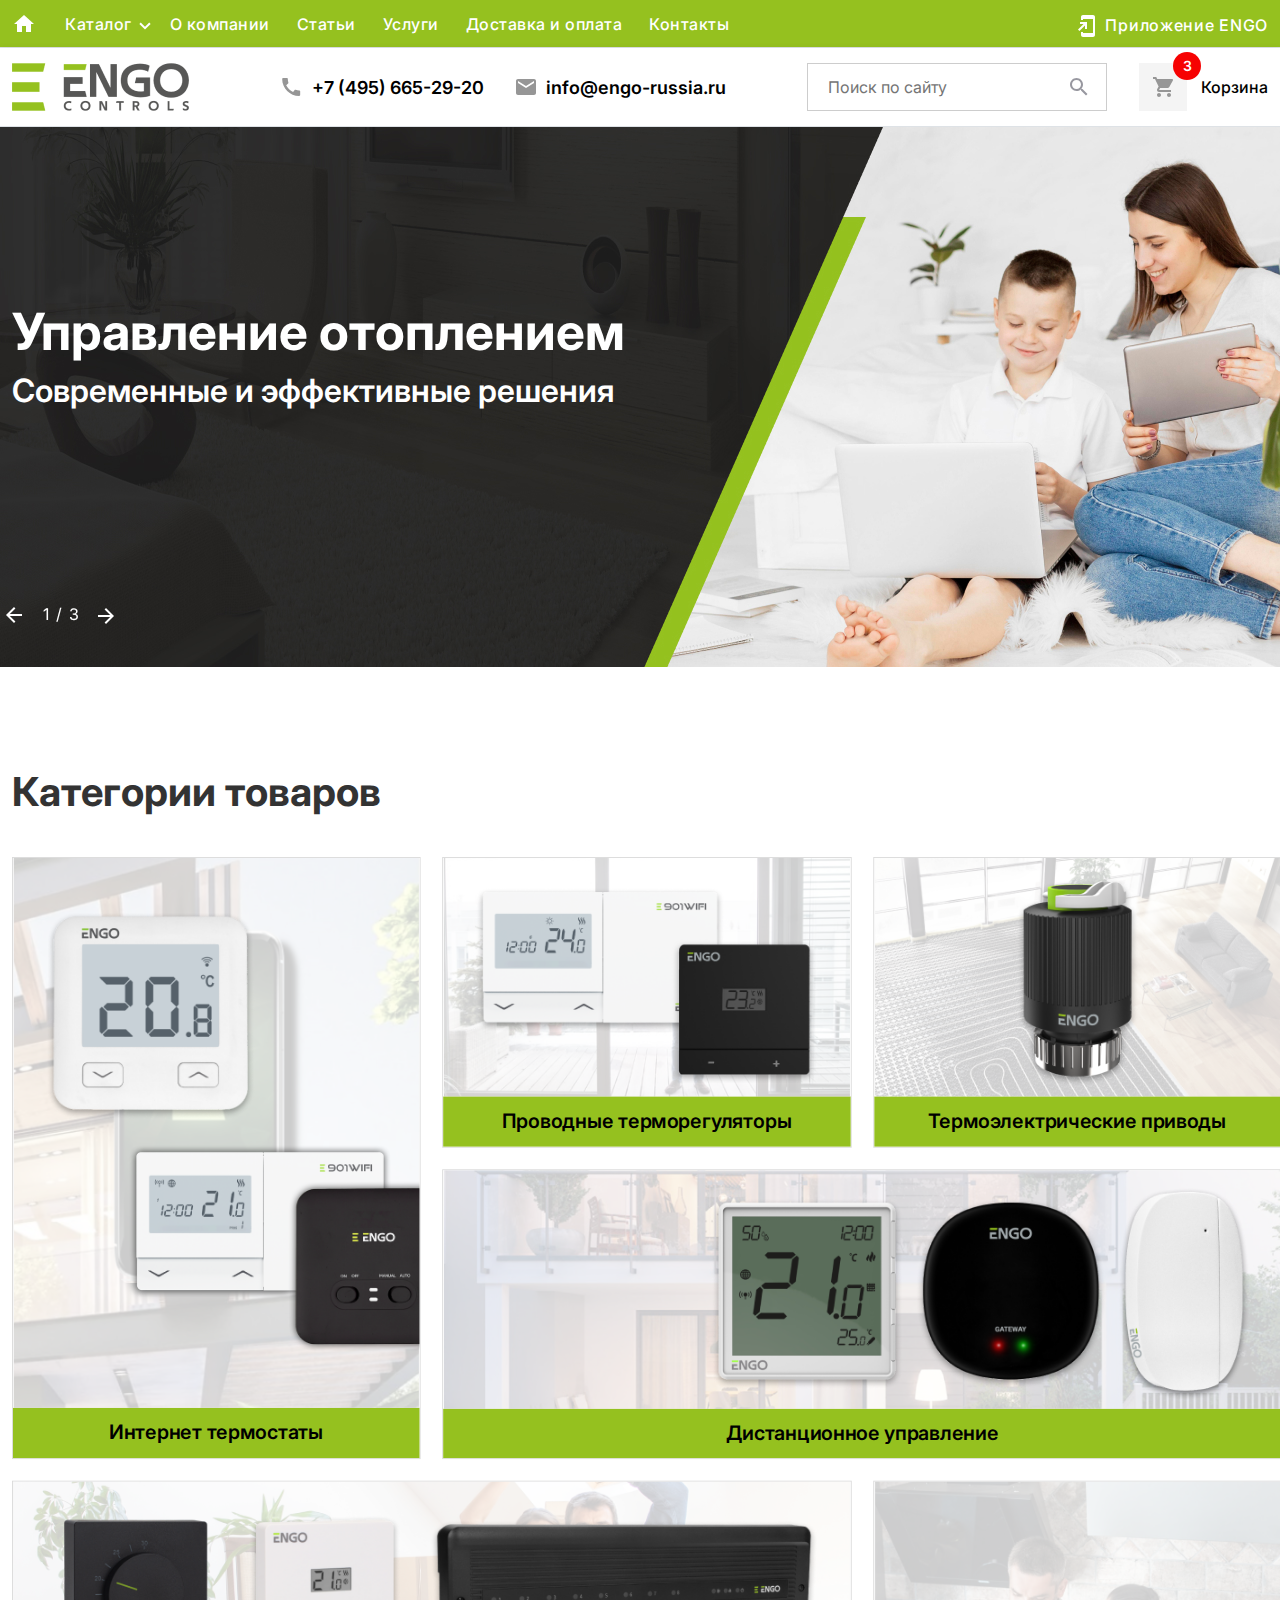
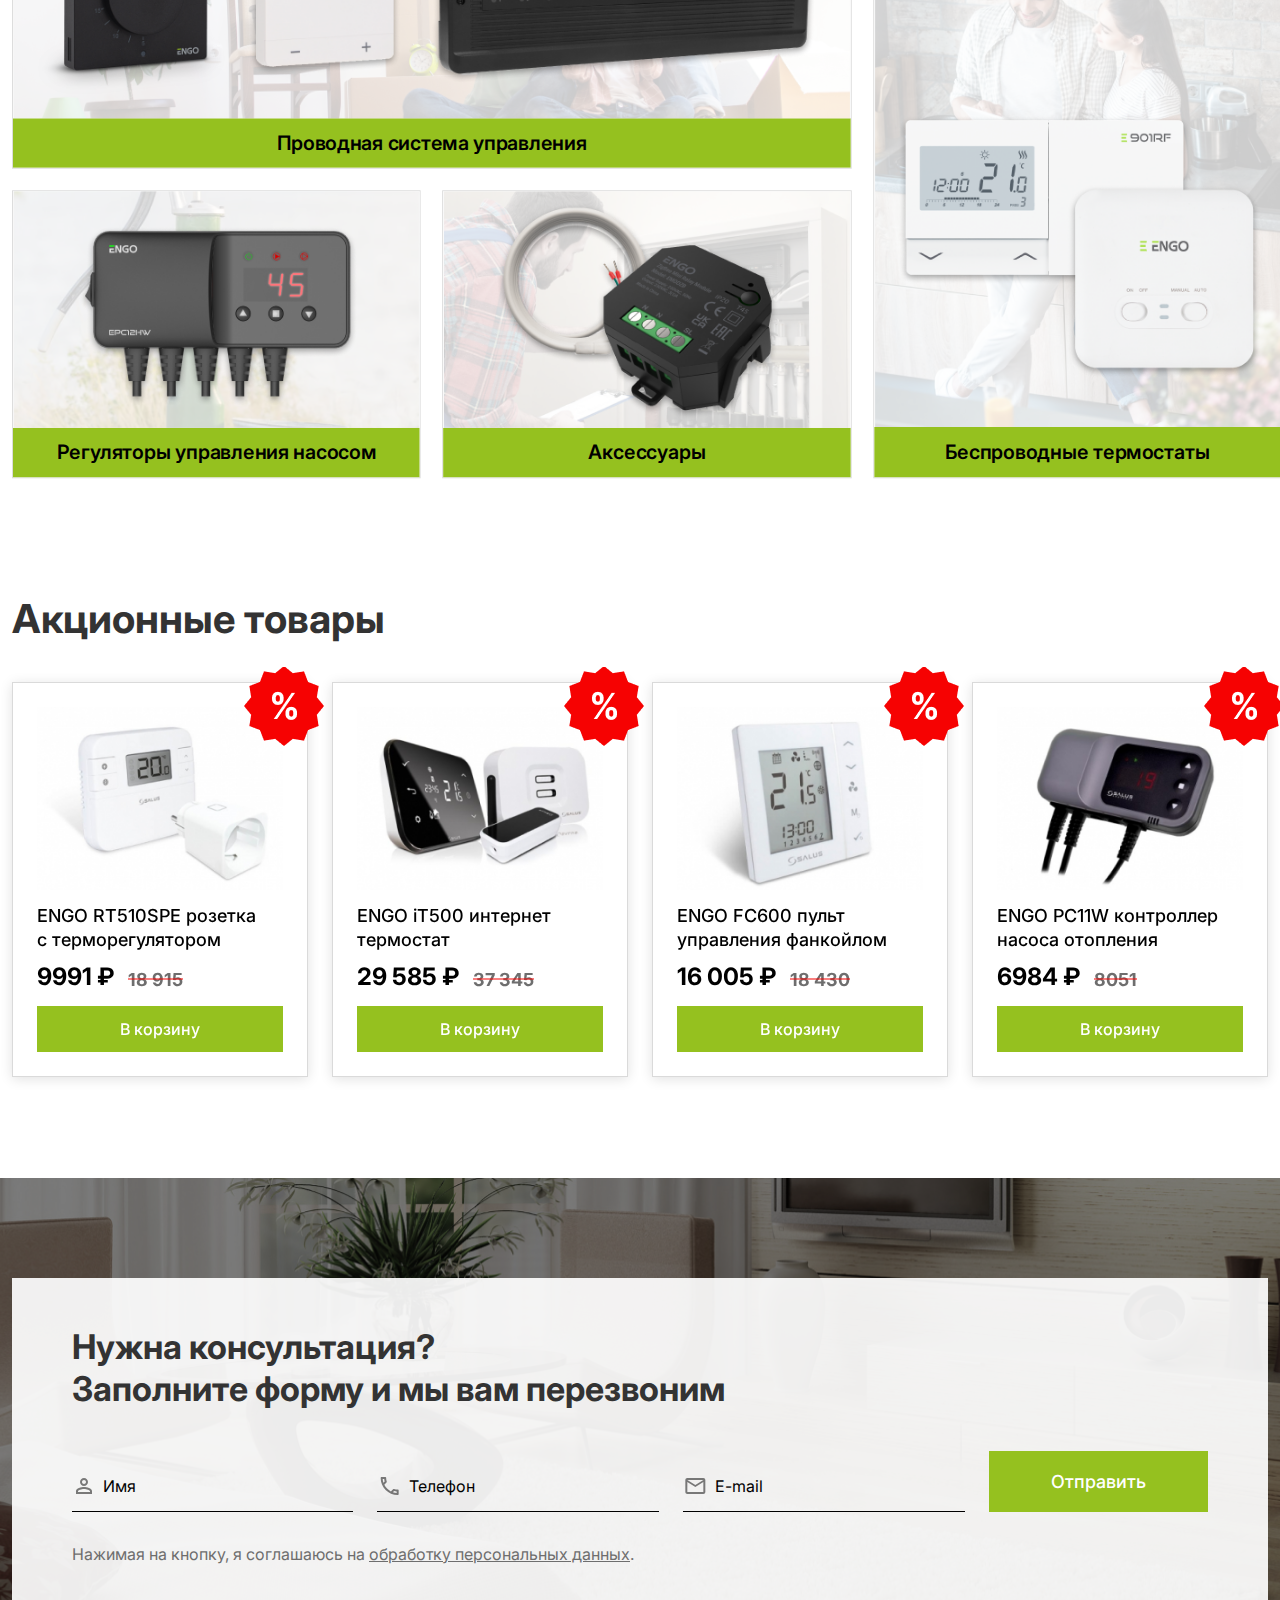
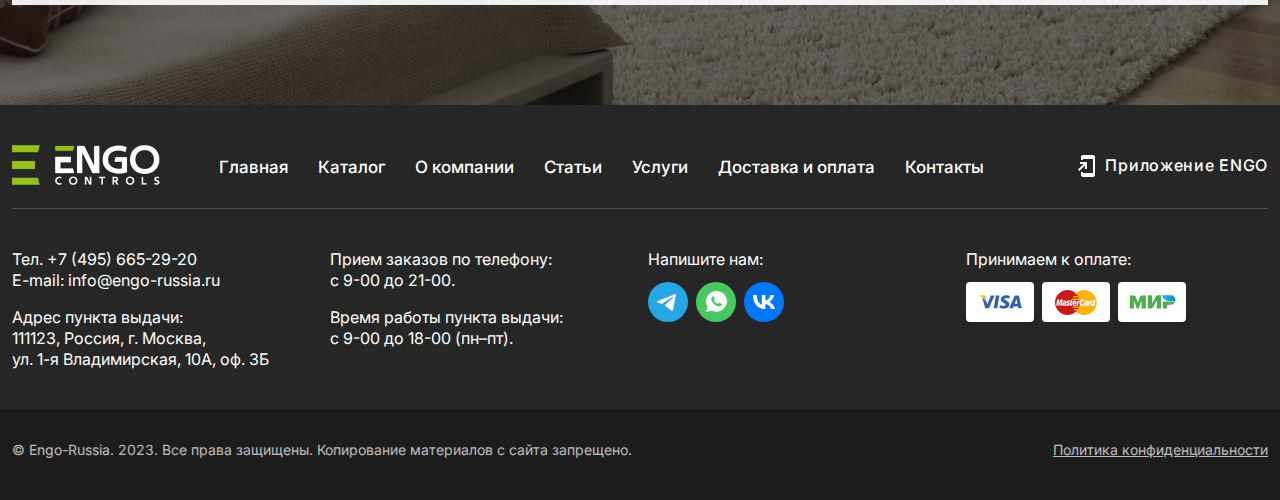
<file: index.html>
<!doctype html>
<html lang="en">
<head>
    <meta charset="utf-8">
    <meta name="viewport" content="width=device-width, initial-scale=1">
    <link rel="stylesheet" href="css/styles.css">

    <link
            rel="stylesheet"
            href="https://cdn.jsdelivr.net/npm/swiper@10/swiper-bundle.min.css"
    />
    <title>Bootstrap Sass &amp; JS</title>
</head>
<body>
<nav class="main-nav bg-success border-bottom d-none d-xl-flex ">
    <div class="container d-flex align-items-center flex-wrap">
        <a href="./index.html" class="header_home">
            <svg width="24" height="24" viewBox="0 0 24 24" fill="none" xmlns="http://www.w3.org/2000/svg">
                <g clip-path="url(#clip0_10_2080)">
                    <path d="M10 20V14H14V20H19V12H22L12 3L2 12H5V20H10Z" fill="white"/>
                </g>
                <defs>
                    <clipPath id="clip0_10_2080">
                        <rect width="24" height="24" fill="white"/>
                    </clipPath>
                </defs>
            </svg>
        </a>
        <ul class="nav me-auto nav_header">
            <li class="nav-item dropdown">
                <a class="nav-link dropdown-toggle" href="#" role="button" data-bs-toggle="dropdown"
                   aria-expanded="false">
                    Каталог
                    <svg width="12" height="8" viewBox="0 0 12 8" fill="none" xmlns="http://www.w3.org/2000/svg">
                        <path d="M1.05025 1.21725L6 6.16699L10.9497 1.21724" stroke="white" stroke-width="2"/>
                    </svg>
                </a>
                <ul class="dropdown-menu">
                    <li><a class="dropdown-item" href="./catalog.html">Проводные терморегуляторы</a></li>
                    <li><a class="dropdown-item" href="./catalog.html">Термоэлектрические приводы</a></li>
                    <li><a class="dropdown-item" href="./catalog.html">Интернет термостаты</a></li>
                    <li><a class="dropdown-item" href="./catalog.html">Дистанционное управление</a></li>
                    <li><a class="dropdown-item" href="./catalog.html">Проводная система управления</a></li>
                    <li><a class="dropdown-item" href="./catalog.html">Регуляторы управления насосом</a></li>
                    <li><a class="dropdown-item" href="./catalog.html">Аксессуары</a></li>
                    <li><a class="dropdown-item" href="./catalog.html">Беспроводные термостаты</a></li>
                </ul>
            </li>
            <li class="nav-item"><a href="./about.html" class="nav-link link-body-emphasis px-2">О компании</a></li>
            <li class="nav-item"><a href="./posts.html" class="nav-link link-body-emphasis px-2">Статьи</a></li>
            <li class="nav-item"><a href="./services.html" class="nav-link link-body-emphasis px-2">Услуги</a></li>
            <li class="nav-item"><a href="./delivery.html" class="nav-link link-body-emphasis px-2">Доставка и
                оплата</a></li>
            <li class="nav-item"><a href="./contacts.html" class="nav-link link-body-emphasis px-2">Контакты</a></li>
        </ul>
        <ul class="nav">
            <li class="nav-item"><a href="./app.html" class="nav-link link-body-emphasis  app">
                <svg width="24" height="24" viewBox="0 0 24 24" fill="none" xmlns="http://www.w3.org/2000/svg">
                    <g clip-path="url(#clip0_60_3678)">
                        <path d="M18 1.01L8 1C6.9 1 6 1.9 6 3V6H8V5H18V19H8V18H6V21C6 22.1 6.9 23 8 23H18C19.1 23 20 22.1 20 21V3C20 1.9 19.1 1.01 18 1.01ZM10 15H12V8H5V10H8.59L3 15.59L4.41 17L10 11.41V15Z"
                              fill="white"/>
                    </g>
                    <defs>
                        <clipPath id="clip0_60_3678">
                            <rect width="24" height="24" fill="white"/>
                        </clipPath>
                    </defs>
                </svg>
                Приложение ENGO</a>
            </li>
        </ul>
    </div>
</nav>
<div class="overlay"></div>
<header class="border-bottom header">
    <div class="container d-flex align-items-center justify-content-between header-wrp">
        <a href="./index.html" class="d-flex align-items-center  link-body-emphasis text-decoration-none logo">
            <img src="./img/engo_gray.png" alt="">
        </a>

        <div class="d-none align-items-center d-xl-flex header__contacts">
            <a href="tel:+74956652920" class="fw-semibold fz-18 d-flex align-items-center gap-2">
                <svg width="25" height="24" viewBox="0 0 25 24" fill="none" xmlns="http://www.w3.org/2000/svg">
                    <g clip-path="url(#clip0_60_3664)">
                        <path d="M20.1916 15.38C18.9616 15.38 17.7716 15.18 16.6616 14.82C16.3116 14.7 15.9216 14.79 15.6516 15.06L14.0816 17.03C11.2516 15.68 8.60164 13.13 7.19164 10.2L9.14164 8.54C9.41164 8.26 9.49164 7.87 9.38164 7.52C9.01164 6.41 8.82164 5.22 8.82164 3.99C8.82164 3.45 8.37164 3 7.83164 3H4.37164C3.83164 3 3.18164 3.24 3.18164 3.99C3.18164 13.28 10.9116 21 20.1916 21C20.9016 21 21.1816 20.37 21.1816 19.82V16.37C21.1816 15.83 20.7316 15.38 20.1916 15.38Z"
                              fill="#969696"/>
                    </g>
                    <defs>
                        <clipPath id="clip0_60_3664">
                            <rect width="24" height="24" fill="white" transform="translate(0.181641)"/>
                        </clipPath>
                    </defs>
                </svg>
                +7 (495) 665-29-20
            </a>
            <a href="mailto:info@engo-russia.ru" class="fw-semibold fz-18 d-flex align-items-center gap-2">
                <svg width="24" height="24" viewBox="0 0 24 24" fill="none" xmlns="http://www.w3.org/2000/svg">
                    <g clip-path="url(#clip0_41_2403)">
                        <path d="M20 4H4C2.9 4 2.01 4.9 2.01 6L2 18C2 19.1 2.9 20 4 20H20C21.1 20 22 19.1 22 18V6C22 4.9 21.1 4 20 4ZM20 8L12 13L4 8V6L12 11L20 6V8Z"
                              fill="#969696"/>
                    </g>
                    <defs>
                        <clipPath id="clip0_41_2403">
                            <rect width="24" height="24" fill="white"/>
                        </clipPath>
                    </defs>
                </svg>
                info@engo-russia.ru
            </a>
        </div>

        <div class="d-flex align-items-center gap-3 gap-xl-8">
            <form class=" header_search header_search-main" role="search">
                <input type="search" class="d-xl-block d-none" placeholder="Поиск по сайту" aria-label="Search">
                <button>
                    <svg width="18" height="18" viewBox="0 0 18 18" fill="none" xmlns="http://www.w3.org/2000/svg">
                        <path d="M6.5 0C8.22391 0 9.87721 0.684819 11.0962 1.90381C12.3152 3.12279 13 4.77609 13 6.5C13 8.11 12.41 9.59 11.44 10.73L11.71 11H12.5L17.5 16L16 17.5L11 12.5V11.71L10.73 11.44C9.59 12.41 8.11 13 6.5 13C4.77609 13 3.12279 12.3152 1.90381 11.0962C0.684819 9.87721 0 8.22391 0 6.5C0 4.77609 0.684819 3.12279 1.90381 1.90381C3.12279 0.684819 4.77609 0 6.5 0ZM6.5 2C4 2 2 4 2 6.5C2 9 4 11 6.5 11C9 11 11 9 11 6.5C11 4 9 2 6.5 2Z"
                              fill="#9898A0"/>
                    </svg>
                </button>
            </form>

            <a href="./cartPage.html" class="cart">
                <div class="cart__btn position-relative">
                    <svg width="20" height="20" viewBox="0 0 20 20" fill="none" xmlns="http://www.w3.org/2000/svg">
                        <path d="M6 16C4.9 16 4.01 16.9 4.01 18C4.01 19.1 4.9 20 6 20C7.1 20 8 19.1 8 18C8 16.9 7.1 16 6 16ZM0 0V2H2L5.6 9.59L4.25 12.04C4.09 12.32 4 12.65 4 13C4 14.1 4.9 15 6 15H18V13H6.42C6.28 13 6.17 12.89 6.17 12.75L6.2 12.63L7.1 11H14.55C15.3 11 15.96 10.59 16.3 9.97L19.88 3.48C19.96 3.34 20 3.17 20 3C20 2.45 19.55 2 19 2H4.21L3.27 0H0ZM16 16C14.9 16 14.01 16.9 14.01 18C14.01 19.1 14.9 20 16 20C17.1 20 18 19.1 18 18C18 16.9 17.1 16 16 16Z"
                              fill="#969696"/>
                    </svg>
                    <span class="position-absolute  start-100 translate-middle badge rounded-pill bg-danger text-white fw-semibold">
                    3
                </span>
                </div>
                <div class="fw-medium d-none d-xl-block">
                    Корзина
                </div>
            </a>
            <button class="navbar-toggler d-xl-none d-block collapsed" type="button" data-bs-toggle="collapse"
                    data-bs-target="#navbarNav" aria-controls="navbarNav" aria-expanded="false"
                    aria-label="Toggle navigation">
                <svg width="40" height="40" viewBox="0 0 40 40" fill="none" xmlns="http://www.w3.org/2000/svg">
                    <path d="M5 10H35V13H5V10Z" fill="black"/>
                    <path d="M5 18H35V21H5V18Z" fill="black"/>
                    <path d="M5 26H35V29H5V26Z" fill="black"/>
                </svg>
            </button>
        </div>
    </div>
    <div class="collapse navbar-collapse mobile-panel" id="navbarNav">
        <form class="w-100 mb-3  header_search" role="search">
            <input type="search" class="" placeholder="Поиск по сайту" aria-label="Search">
            <button>
                <svg width="18" height="18" viewBox="0 0 18 18" fill="none" xmlns="http://www.w3.org/2000/svg">
                    <path d="M6.5 0C8.22391 0 9.87721 0.684819 11.0962 1.90381C12.3152 3.12279 13 4.77609 13 6.5C13 8.11 12.41 9.59 11.44 10.73L11.71 11H12.5L17.5 16L16 17.5L11 12.5V11.71L10.73 11.44C9.59 12.41 8.11 13 6.5 13C4.77609 13 3.12279 12.3152 1.90381 11.0962C0.684819 9.87721 0 8.22391 0 6.5C0 4.77609 0.684819 3.12279 1.90381 1.90381C3.12279 0.684819 4.77609 0 6.5 0ZM6.5 2C4 2 2 4 2 6.5C2 9 4 11 6.5 11C9 11 11 9 11 6.5C11 4 9 2 6.5 2Z"
                          fill="#9898A0"/>
                </svg>
            </button>
        </form>
        <ul class="navbar-nav">
            <li class="nav-item active">
                <a class="nav-link" href="#">Главная</a>
            </li>
            <li class="nav-item dropdown"> <!-- Добавьте класс dropdown для элемента меню -->
                <a class="nav-link dropdown-toggle" href="#" id="navbarDropdown" role="button" data-bs-toggle="dropdown"
                   aria-haspopup="true" aria-expanded="false">
                    Каталог
                    <svg width="12" height="8" viewBox="0 0 12 8" fill="none" xmlns="http://www.w3.org/2000/svg">
                        <path d="M1.05025 1.21725L6 6.16699L10.9497 1.21724" stroke="#575756" stroke-width="2"/>
                    </svg>
                </a>
                <div class="dropdown-menu position-static" aria-labelledby="navbarDropdown">
                    <a class="dropdown-item" href="#">Проводные терморегуляторы</a>
                    <a class="dropdown-item" href="#">Термоэлектрические приводы</a>
                    <a class="dropdown-item" href="#">Интернет термостаты</a>
                    <a class="dropdown-item" href="#">Дистанционное управление</a>
                    <a class="dropdown-item" href="#">Проводная система управления</a>
                    <a class="dropdown-item" href="#">Регуляторы управления насосом</a>
                    <a class="dropdown-item" href="#">Аксессуары</a>
                    <a class="dropdown-item" href="#">Беспроводные термостаты</a>

                </div>
            </li>
            <li class="nav-item">
                <a class="nav-link" href="#">О компании</a>
            </li>
            <li class="nav-item">
                <a class="nav-link" href="#">Статьи</a>
            </li>
            <li class="nav-item">
                <a class="nav-link" href="#">Услуги</a>
            </li>
            <li class="nav-item">
                <a class="nav-link" href="#">Доставка и оплата</a>
            </li>
            <li class="nav-item">
                <a class="nav-link" href="#">Контакты</a>
            </li>
        </ul>
        <a href="#" class="nav-link link-body-emphasis text-success app-mob">
            <svg width="24" height="24" viewBox="0 0 24 24" fill="none" xmlns="http://www.w3.org/2000/svg">
                <g clip-path="url(#clip0_60_3678)">
                    <path d="M18 1.01L8 1C6.9 1 6 1.9 6 3V6H8V5H18V19H8V18H6V21C6 22.1 6.9 23 8 23H18C19.1 23 20 22.1 20 21V3C20 1.9 19.1 1.01 18 1.01ZM10 15H12V8H5V10H8.59L3 15.59L4.41 17L10 11.41V15Z"/>
                </g>
                <defs>
                    <clipPath id="clip0_60_3678">
                        <rect width="24" height="24" fill="white"/>
                    </clipPath>
                </defs>
            </svg>
            Приложение ENGO</a>

        <div class="divider"></div>

        <div class="d-flex flex-column mobile-panel-cont">
            <a href="tel:+74956652920" class="fw-semibold fz-18 d-flex align-items-center gap-2">
                <svg width="25" height="24" viewBox="0 0 25 24" fill="none" xmlns="http://www.w3.org/2000/svg">
                    <g clip-path="url(#clip0_60_3664)">
                        <path d="M20.1916 15.38C18.9616 15.38 17.7716 15.18 16.6616 14.82C16.3116 14.7 15.9216 14.79 15.6516 15.06L14.0816 17.03C11.2516 15.68 8.60164 13.13 7.19164 10.2L9.14164 8.54C9.41164 8.26 9.49164 7.87 9.38164 7.52C9.01164 6.41 8.82164 5.22 8.82164 3.99C8.82164 3.45 8.37164 3 7.83164 3H4.37164C3.83164 3 3.18164 3.24 3.18164 3.99C3.18164 13.28 10.9116 21 20.1916 21C20.9016 21 21.1816 20.37 21.1816 19.82V16.37C21.1816 15.83 20.7316 15.38 20.1916 15.38Z"
                              fill="#969696"/>
                    </g>
                    <defs>
                        <clipPath id="clip0_60_3664">
                            <rect width="24" height="24" fill="white" transform="translate(0.181641)"/>
                        </clipPath>
                    </defs>
                </svg>
                +7 (495) 665-29-20
            </a>
            <a href="mailto:info@engo-russia.ru" class="fw-semibold fz-18 d-flex align-items-center gap-2">
                <svg width="24" height="24" viewBox="0 0 24 24" fill="none" xmlns="http://www.w3.org/2000/svg">
                    <g clip-path="url(#clip0_41_2403)">
                        <path d="M20 4H4C2.9 4 2.01 4.9 2.01 6L2 18C2 19.1 2.9 20 4 20H20C21.1 20 22 19.1 22 18V6C22 4.9 21.1 4 20 4ZM20 8L12 13L4 8V6L12 11L20 6V8Z"
                              fill="#969696"/>
                    </g>
                    <defs>
                        <clipPath id="clip0_41_2403">
                            <rect width="24" height="24" fill="white"/>
                        </clipPath>
                    </defs>
                </svg>
                info@engo-russia.ru
            </a>
        </div>
        <ul class="d-flex gap-3 mt-3" style="margin-bottom: 0">
            <li><a href="#"><img src="./img/socials.svg" alt=""></a>
            </li>
            <li><a href="#"><img src="./img/socials-1.svg" alt=""></a>
            </li>
            <li><a href="#"><img src="./img/socials-2.svg" alt=""></a>
            </li>
        </ul>
    </div>

    <div class="mob-search d-none">
        <div class="d-flex align-items-center gap-4" style="padding: 0 18px">
            <svg class="header_search-back pointer" width="16" height="16" viewBox="0 0 16 16" fill="none"
                 xmlns="http://www.w3.org/2000/svg">
                <path d="M16 7L3.83 7L9.42 1.41L8 0L0 8L8 16L9.41 14.59L3.83 9L16 9V7Z" fill="#979797"/>
            </svg>
            <form class="w-100 header_search " role="search">
                <input type="search" class="" placeholder="Поиск по сайту" aria-label="Search">
                <button>
                    <svg width="18" height="18" viewBox="0 0 18 18" fill="none" xmlns="http://www.w3.org/2000/svg">
                        <path d="M6.5 0C8.22391 0 9.87721 0.684819 11.0962 1.90381C12.3152 3.12279 13 4.77609 13 6.5C13 8.11 12.41 9.59 11.44 10.73L11.71 11H12.5L17.5 16L16 17.5L11 12.5V11.71L10.73 11.44C9.59 12.41 8.11 13 6.5 13C4.77609 13 3.12279 12.3152 1.90381 11.0962C0.684819 9.87721 0 8.22391 0 6.5C0 4.77609 0.684819 3.12279 1.90381 1.90381C3.12279 0.684819 4.77609 0 6.5 0ZM6.5 2C4 2 2 4 2 6.5C2 9 4 11 6.5 11C9 11 11 9 11 6.5C11 4 9 2 6.5 2Z"
                              fill="#9898A0"/>
                    </svg>
                </button>
            </form>
        </div>
    </div>
</header>


<main>

    <div id="myCarousel" class="carousel slide mb-6 mainBanner" data-bs-ride="carousel">
        <div class="carousel-inner">
            <div class="carousel-item active">
                <img src="./img/bb.jpg" class="carousel-item-bg-mob carousel-item-img" alt="">
                <img src="./img/mainBannerDesc.jpg" class="carousel-item-bg carousel-item-bg-desc" alt="">
                <img src="./img/mainBannerMob_bg.jpg" class="carousel-item-bg carousel-item-bg-mob" alt="">
                <div class="container">
                    <div class="text-start d-flex flex-column justify-content-center mainBanner__item">
                        <h1 class="mainBanner__title">Управление отоплением</h1>
                        <p class="mainBanner__subtitle">
                            Современные и эффективные решения
                        </p>
                    </div>
                </div>
            </div>
            <div class="carousel-item">
                <img src="./img/bb.jpg" class="carousel-item-bg-mob carousel-item-img" alt="">
                <img src="./img/mainBannerDesc.jpg" class="carousel-item-bg carousel-item-bg-desc" alt="">
                <img src="./img/mainBannerMob_bg.jpg" class="carousel-item-bg carousel-item-bg-mob" alt="">
                <div class="container">
                    <div class="text-start d-flex flex-column justify-content-center mainBanner__item">
                        <h1 class="mainBanner__title">Управление отоплением</h1>
                        <p class="mainBanner__subtitle">
                            Современные и эффективные решения
                        </p>
                    </div>
                </div>
            </div>
            <div class="carousel-item">
                <img src="./img/bb.jpg" class="carousel-item-bg-mob carousel-item-img" alt="">
                <img src="./img/mainBannerDesc.jpg" class="carousel-item-bg carousel-item-bg-desc" alt="">
                <img src="./img/mainBannerMob_bg.jpg" class="carousel-item-bg carousel-item-bg-mob" alt="">
                <div class="container">
                    <div class="text-start d-flex flex-column justify-content-center mainBanner__item">
                        <h1 class="mainBanner__title">Управление отоплением</h1>
                        <p class="mainBanner__subtitle">
                            Современные и эффективные решения
                        </p>
                    </div>
                </div>
            </div>
        </div>
        <div class="carousel-controls">
            <div class="container d-flex align-items-center gap-4">
                <div data-bs-target="#myCarousel" data-bs-slide="prev" class="pointer">
                    <svg width="24" height="24" viewBox="0 0 24 24" fill="none" xmlns="http://www.w3.org/2000/svg">
                        <g clip-path="url(#clip0_41_2437)">
                            <path d="M20 11L7.83 11L13.42 5.41L12 4L4 12L12 20L13.41 18.59L7.83 13L20 13V11Z"
                                  fill="white"/>
                        </g>
                        <defs>
                            <clipPath id="clip0_41_2437">
                                <rect width="24" height="24" fill="white"/>
                            </clipPath>
                        </defs>
                    </svg>
                </div>
                <div class="carousel-counter"></div>
                <div data-bs-target="#myCarousel" data-bs-slide="next" class="pointer">
                    <svg width="16" height="16" viewBox="0 0 16 16" fill="none" xmlns="http://www.w3.org/2000/svg">
                        <path d="M6.11959e-07 9L12.17 9L6.58 14.59L8 16L16 8L8 -6.99382e-07L6.59 1.41L12.17 7L7.86805e-07 7L6.11959e-07 9Z"
                              fill="white"/>
                    </svg>
                </div>
            </div>
        </div>
    </div>

    <section class="categories">
        <div class="container">
            <h1>Категории товаров</h1>

            <div class="categories__wrp">
                <a href="./catalog.html" class="categories__it">
                    <div style="position: relative">
                        <div class="categories__it-img">
                            <img src="./img/cat1.png" class="d-none d-xl-block" alt="">

                        </div>
                        <div class="categories__it-img">
                            <img src="./img/cat1_mob.png" class="d-block d-xl-none" alt="">
                        </div>
                        <img class="categories__it-bg" src="./img/cat_fon_1.jpg" alt="">

                    </div>
                    <div class="categories__it-badge">
                        Интернет термостаты
                    </div>
                </a>
                <a href="./catalog.html" class="categories__it">
                    <div style="position: relative">
                        <div class="categories__it-img">

                            <img src="./img/cat2.png" class="d-none d-xl-block" alt="">
                        </div>
                        <div class="categories__it-img">

                            <img src="./img/cat2_mob.png" class="d-block d-xl-none" alt="">
                        </div>
                        <img class="categories__it-bg" src="./img/cat_fon_2.jpg" alt="">

                    </div>
                    <div class="categories__it-badge">
                        Проводные терморегуляторы
                    </div>
                </a>
                <a href="./catalog.html" class="categories__it">
                    <div style="position: relative">
                        <div class="categories__it-img">

                            <img src="./img/cat3.png" class="d-none d-xl-block" alt="">
                        </div>
                        <div class="categories__it-img">

                            <img src="./img/cat3_mob.png" class="d-block d-xl-none" alt="">
                        </div>
                        <img class="categories__it-bg" src="./img/cat_fon_3.jpg" alt="">

                    </div>
                    <div class="categories__it-badge">
                        Термоэлектрические приводы
                    </div>
                </a>
                <a href="./catalog.html" class="categories__it">
                    <div style="position: relative">
                        <div class="categories__it-img">

                            <img src="./img/cat4.png" class="d-none d-xl-block" alt="">
                        </div>
                        <div class="categories__it-img">

                            <img src="./img/cat4_mob.png" class="d-block d-xl-none" alt="">
                        </div>
                        <img class="categories__it-bg" src="./img/cat_fon_4.jpg" alt="">

                    </div>
                    <div class="categories__it-badge">
                        Дистанционное управление
                    </div>
                </a>
                <a href="./catalog.html" class="categories__it">
                    <div style="position: relative">
                        <div class="categories__it-img">

                            <img src="./img/cat5.png" class="d-none d-xl-block" alt="">
                        </div>
                        <div class="categories__it-img">

                            <img src="./img/cat5_mob.png" class="d-block d-xl-none" alt="">
                        </div>
                        <img class="categories__it-bg" src="./img/cat_fon_5.jpg" alt="">

                    </div>
                    <div class="categories__it-badge">
                        Проводная система управления
                    </div>
                </a>
                <a href="./catalog.html" class="categories__it">
                    <div style="position: relative">
                        <div class="categories__it-img">

                            <img src="./img/cat8.png" class="d-none d-xl-block" alt="">
                        </div>
                        <div class="categories__it-img">

                            <img src="./img/cat8_mob.png" class="d-block d-xl-none" alt="">
                        </div>
                        <img class="categories__it-bg" src="./img/cat_fon_6.jpg" alt="">
                    </div>
                    <div class="categories__it-badge">
                        Беспроводные термостаты
                    </div>
                </a>
                <a href="./catalog.html" class="categories__it">
                    <div style="position: relative">
                        <div class="categories__it-img">
                            <img src="./img/cat6.png" class="d-none d-xl-block" alt="">
                        </div>
                        <div class="categories__it-img">

                            <img src="./img/cat6_mob.png" class="d-block d-xl-none" alt="">
                        </div>
                        <img class="categories__it-bg" src="./img/cat_fon_7.jpg" alt="">
                    </div>
                    <div class="categories__it-badge">
                        Регуляторы управления насосом
                    </div>
                </a>
                <a href="./catalog.html" class="categories__it">
                    <div style="position: relative">
                        <div class="categories__it-img">
                            <img src="./img/cat7.png" class="d-none d-xl-block" alt="">
                        </div>
                        <div class="categories__it-img">
                            <img src="./img/cat7_mob.png" class="d-block d-xl-none" alt="">
                        </div>
                        <img class="categories__it-bg" src="./img/cat_fon_8.jpg" alt="">
                    </div>
                    <div class="categories__it-badge">
                        Аксессуары
                    </div>
                </a>
            </div>
        </div>
    </section>

    <section>
        <div class="container">
            <h1>Акционные товары</h1>
            <div class="swiper-box-main">
                <div class="swiper-button-prev">
                    <svg width="24" height="24" viewBox="0 0 24 24" fill="none" xmlns="http://www.w3.org/2000/svg">
                        <path d="M15.0711 4.92893L8 12L15.0711 19.0711" stroke="black" stroke-width="2"/>
                        <path d="M15.0711 4.92893L8 12L15.0711 19.0711" stroke="black" stroke-opacity="0.2"
                              stroke-width="2"/>
                        <path d="M15.0711 4.92893L8 12L15.0711 19.0711" stroke="black" stroke-opacity="0.2"
                              stroke-width="2"/>
                    </svg>
                </div>
                <div class="swiper-button-next">
                    <svg width="24" height="24" viewBox="0 0 24 24" fill="none" xmlns="http://www.w3.org/2000/svg">
                        <path d="M8.92893 19.0711L16 12L8.92893 4.92893" stroke="black" stroke-width="2"/>
                        <path d="M8.92893 19.0711L16 12L8.92893 4.92893" stroke="black" stroke-opacity="0.2"
                              stroke-width="2"/>
                        <path d="M8.92893 19.0711L16 12L8.92893 4.92893" stroke="black" stroke-opacity="0.2"
                              stroke-width="2"/>
                    </svg>
                </div>
                <div class="swiper-box">
                    <div class="swiper">
                        <div class="swiper-wrapper">
                            <div class="swiper-slide">
                                <a href="./shopItemZoom.html" class="shop_item withBadge">
                                    <img src="./img/item1.png" alt="">
                                    <div class="fz-18 fw-medium">ENGO RT510SPE розетка с терморегулятором</div>
                                    <div>
                                        <div class="price">
                                            <div class="price_main">9991 ₽</div>
                                            <div class="price_sec">18 915</div>
                                        </div>
                                        <button class="btn btn-success w-100 stop">В корзину</button>
                                    </div>
                                </a>
                            </div>
                            <div class="swiper-slide">
                                <a href="./shopItemZoom.html" class="shop_item withBadge">
                                    <img src="./img/item2.png" alt="">
                                    <div class="fz-18 fw-medium">ENGO iT500 интернет термостат</div>
                                    <div>
                                        <div class="price">
                                            <div class="price_main">29 585 ₽</div>
                                            <div class="price_sec">37 345</div>
                                        </div>
                                        <button class="btn btn-success w-100 stop">В корзину</button>
                                    </div>
                                </a>
                            </div>
                            <div class="swiper-slide">
                                <a href="./shopItemZoom.html" class="shop_item withBadge">
                                    <img src="./img/item3.png" alt="">
                                    <div class="fz-18 fw-medium">ENGO FC600 пульт управления фанкойлом</div>
                                    <div>
                                        <div class="price">
                                            <div class="price_main">16 005 ₽</div>
                                            <div class="price_sec">18 430</div>
                                        </div>
                                        <button class="btn btn-success w-100 stop">В корзину</button>
                                    </div>
                                </a>
                            </div>
                            <div class="swiper-slide">
                                <a href="./shopItemZoom.html" class="shop_item withBadge">
                                    <img src="./img/item4.png" alt="">
                                    <div class="fz-18 fw-medium">ENGO PC11W контроллер насоса отопления</div>
                                    <div>
                                        <div class="price">
                                            <div class="price_main">6984 ₽</div>
                                            <div class="price_sec">8051</div>
                                        </div>
                                        <button class="btn btn-success w-100 stop">В корзину</button>
                                    </div>
                                </a>
                            </div>
                            <div class="swiper-slide">
                                <a href="./shopItemZoom.html" class="shop_item withBadge">
                                    <img src="./img/item1.png" alt="">
                                    <div class="fz-18 fw-medium">ENGO RT510SPE розетка с терморегулятором</div>
                                    <div>
                                        <div class="price">
                                            <div class="price_main">9991 ₽</div>
                                            <div class="price_sec">18 915</div>
                                        </div>
                                        <button class="btn btn-success w-100 stop">В корзину</button>
                                    </div>
                                </a>
                            </div>
                            <div class="swiper-slide">
                                <a href="./shopItemZoom.html" class="shop_item withBadge">
                                    <img src="./img/item2.png" alt="">
                                    <div class="fz-18 fw-medium">ENGO RT510SPE розетка с терморегулятором</div>
                                    <div>
                                        <div class="price">
                                            <div class="price_main">9991 ₽</div>
                                            <div class="price_sec">18 915</div>
                                        </div>
                                        <button class="btn btn-success w-100 stop">В корзину</button>
                                    </div>
                                </a>
                            </div>
                            <div class="swiper-slide">
                                <a href="./shopItemZoom.html" class="shop_item withBadge">
                                    <img src="./img/item3.png" alt="">
                                    <div class="fz-18 fw-medium">ENGO RT510SPE розетка с терморегулятором</div>

                                    <div>
                                        <div class="price">
                                            <div class="price_main">9991 ₽</div>
                                            <div class="price_sec">18 915</div>
                                        </div>
                                        <button class="btn btn-success w-100 stop">В корзину</button>
                                    </div>
                                </a>
                            </div>
                            <div class="swiper-slide">
                                <a href="./shopItemZoom.html" class="shop_item withBadge">
                                    <img src="./img/item4.png" alt="">
                                    <div class="fz-18 fw-medium">ENGO RT510SPE розетка с терморегулятором</div>
                                    <div>
                                        <div class="price">
                                            <div class="price_main">9991 ₽</div>
                                            <div class="price_sec">18 915</div>
                                        </div>
                                        <button class="btn btn-success w-100 stop">В корзину</button>
                                    </div>
                                </a>
                            </div>
                        </div>
                    </div>
                </div>
            </div>
        </div>
    </section>


    <div class="modal fade" id="successSended" tabindex="-1" aria-labelledby="successSendedLabel" aria-hidden="true">
        <div class="modal-dialog">
            <form class="modal-content modal-successSended" action="#">
                <button type="button" class="btn-close-modal text-white" data-bs-dismiss="modal" aria-label="Close">
                    <svg width="24" height="24" viewBox="0 0 24 24" fill="none" xmlns="http://www.w3.org/2000/svg">
                        <path d="M21 3L3 21" stroke="white" stroke-width="2" stroke-miterlimit="10"/>
                        <path d="M3 3L21 21" stroke="white" stroke-width="2" stroke-miterlimit="10"/>
                    </svg>
                </button>
                <div class="modal-body">
                    <h2 class="text-center">Спасибо</h2>
                    <p class="modal-successSended-txt">Наш менеджер свяжется с вами&nbsp;в&nbsp;ближайшее время.</p>
                    <button class="btn btn-success">Понятно</button>
                </div>
            </form>
        </div>
    </div>

    <div class="banner" style="background: url('./img/application_form.jpg') center/cover no-repeat">
        <div class="container">
            <div class="banner__wrp">
                <div>
                    <h2>
                        Нужна консультация?<br/>
                        Заполните форму и&nbsp;мы&nbsp;вам перезвоним
                    </h2>
                    <form>
                        <div class="banner__form gap-6">
                            <div class="  banner__inp">
                                <img src="./img/input_user.svg" alt="">
                                <input type="text" placeholder="Имя" id="name" name="name">
                            </div>
                            <div class="   banner__inp">
                                <img src="./img/input_phone.svg" alt="">
                                <input type="tel" placeholder="Телефон" id="phone" name="phone">
                            </div>
                            <div class="   banner__inp">
                                <img src="./img/input_email.svg" alt="">
                                <input type="email" placeholder="E-mail" id="email" name="email">
                            </div>
                            <button type="submit" class="btn btn-success prevent " data-bs-toggle="modal"
                                    data-bs-target="#successSended">Отправить
                            </button>
                        </div>

                    </form>
                    <p class="banner__form-ps">Нажимая на кнопку, я соглашаюсь на <a href="./data.html" target="_blank">обработку
                        персональных
                        данных</a>.</p>
                </div>
            </div>

        </div>
    </div>
</main>

<footer class="footer">
    <div class="container">
        <div class="footer__top">
            <a href="./index.html"
               class="d-flex align-items-center mb-3 mb-lg-0  link-body-emphasis text-decoration-none logo">
                <img src="./img/engo_white.png" alt="">
            </a>
            <ul class="nav me-auto">
                <li class="nav-item"><a href="./index.html" class="nav-link">Главная</a></li>
                <li class="nav-item"><a href="./catalogAll.html" class="nav-link">Каталог</a></li>
                <li class="nav-item"><a href="./about.html" class="nav-link">О компании</a></li>
                <li class="nav-item"><a href="./posts.html" class="nav-link">Статьи</a></li>
                <li class="nav-item"><a href="./services.html" class="nav-link">Услуги</a></li>
                <li class="nav-item"><a href="./delivery.html" class="nav-link">Доставка и оплата</a></li>
                <li class="nav-item"><a href="./contacts.html" class="nav-link">Контакты</a></li>
            </ul>
            <a href="./app.html" class="nav-link link-body-emphasis app">
                <svg width="24" height="24" viewBox="0 0 24 24" fill="none" xmlns="http://www.w3.org/2000/svg">
                    <g clip-path="url(#clip0_60_3678)">
                        <path d="M18 1.01L8 1C6.9 1 6 1.9 6 3V6H8V5H18V19H8V18H6V21C6 22.1 6.9 23 8 23H18C19.1 23 20 22.1 20 21V3C20 1.9 19.1 1.01 18 1.01ZM10 15H12V8H5V10H8.59L3 15.59L4.41 17L10 11.41V15Z"
                              fill="white"/>
                    </g>
                    <defs>
                        <clipPath id="clip0_60_3678">
                            <rect width="24" height="24" fill="white"/>
                        </clipPath>
                    </defs>
                </svg>
                Приложение ENGO</a>
        </div>

        <div class="footer__main">
            <div class="d-flex flex-column footer__cont">
                <div>
                    <a href="tel:+74956652920">Тел. +7 (495) 665-29-20</a>
                    <a href="mailto:info@engo-russia.ru">E-mail: info@engo-russia.ru</a>
                </div>

                <div>
                    Адрес пункта выдачи:<br/>
                    111123, Россия, г. Москва,<br/>
                    ул. 1-я Владимирская, 10А, оф. 3Б
                </div>
            </div>
            <div class="d-flex flex-column footer__cont">
                <div>
                    Прием заказов по телефону: <br>
                    с 9-00 до 21-00.
                </div>
                <div>
                    Время работы пункта выдачи: <br>
                    с 9-00 до 18-00 (пн–пт).
                </div>
            </div>
            <div class="d-flex flex-column gap-3">
                <div>Напишите нам:</div>
                <ul class="d-flex soclials">
                    <li><a href="#"><img src="./img/socials.svg" alt=""></a>
                    </li>
                    <li><a href="#"><img src="./img/socials-1.svg" alt=""></a>
                    </li>
                    <li><a href="#"><img src="./img/socials-2.svg" alt=""></a>
                    </li>
                </ul>
            </div>
            <div class="d-flex flex-column gap-3">
                <div>Принимаем к оплате:</div>
                <ul class="d-flex">
                    <li><a href="#"><img src="./img/visa.svg" alt=""></a>
                    </li>
                    <li><a href="#"><img src="./img/master_card.svg" alt=""></a>
                    </li>
                    <li><a href="#"><img src="./img/mir.svg" alt=""></a>
                    </li>
                </ul>
            </div>
        </div>
    </div>
    <div class="footer__bot">
        <div class="container">
            <div class="footer__bot-wrp">
                <div>
                    © Engo-Russia. 2023. Все права защищены. Копирование материалов с сайта запрещено.
                </div>
                <a href="./data.html" class="text-decoration-underline">Политика конфиденциальности</a>
            </div>
        </div>
    </div>
</footer>

<script src="https://cdn.jsdelivr.net/npm/swiper@10/swiper-bundle.min.js"></script>
<script src="https://cdn.jsdelivr.net/npm/bootstrap@5.3.0/dist/js/bootstrap.bundle.min.js"></script>
<script src="js/main.js"></script>
</body>
</html>
</file>
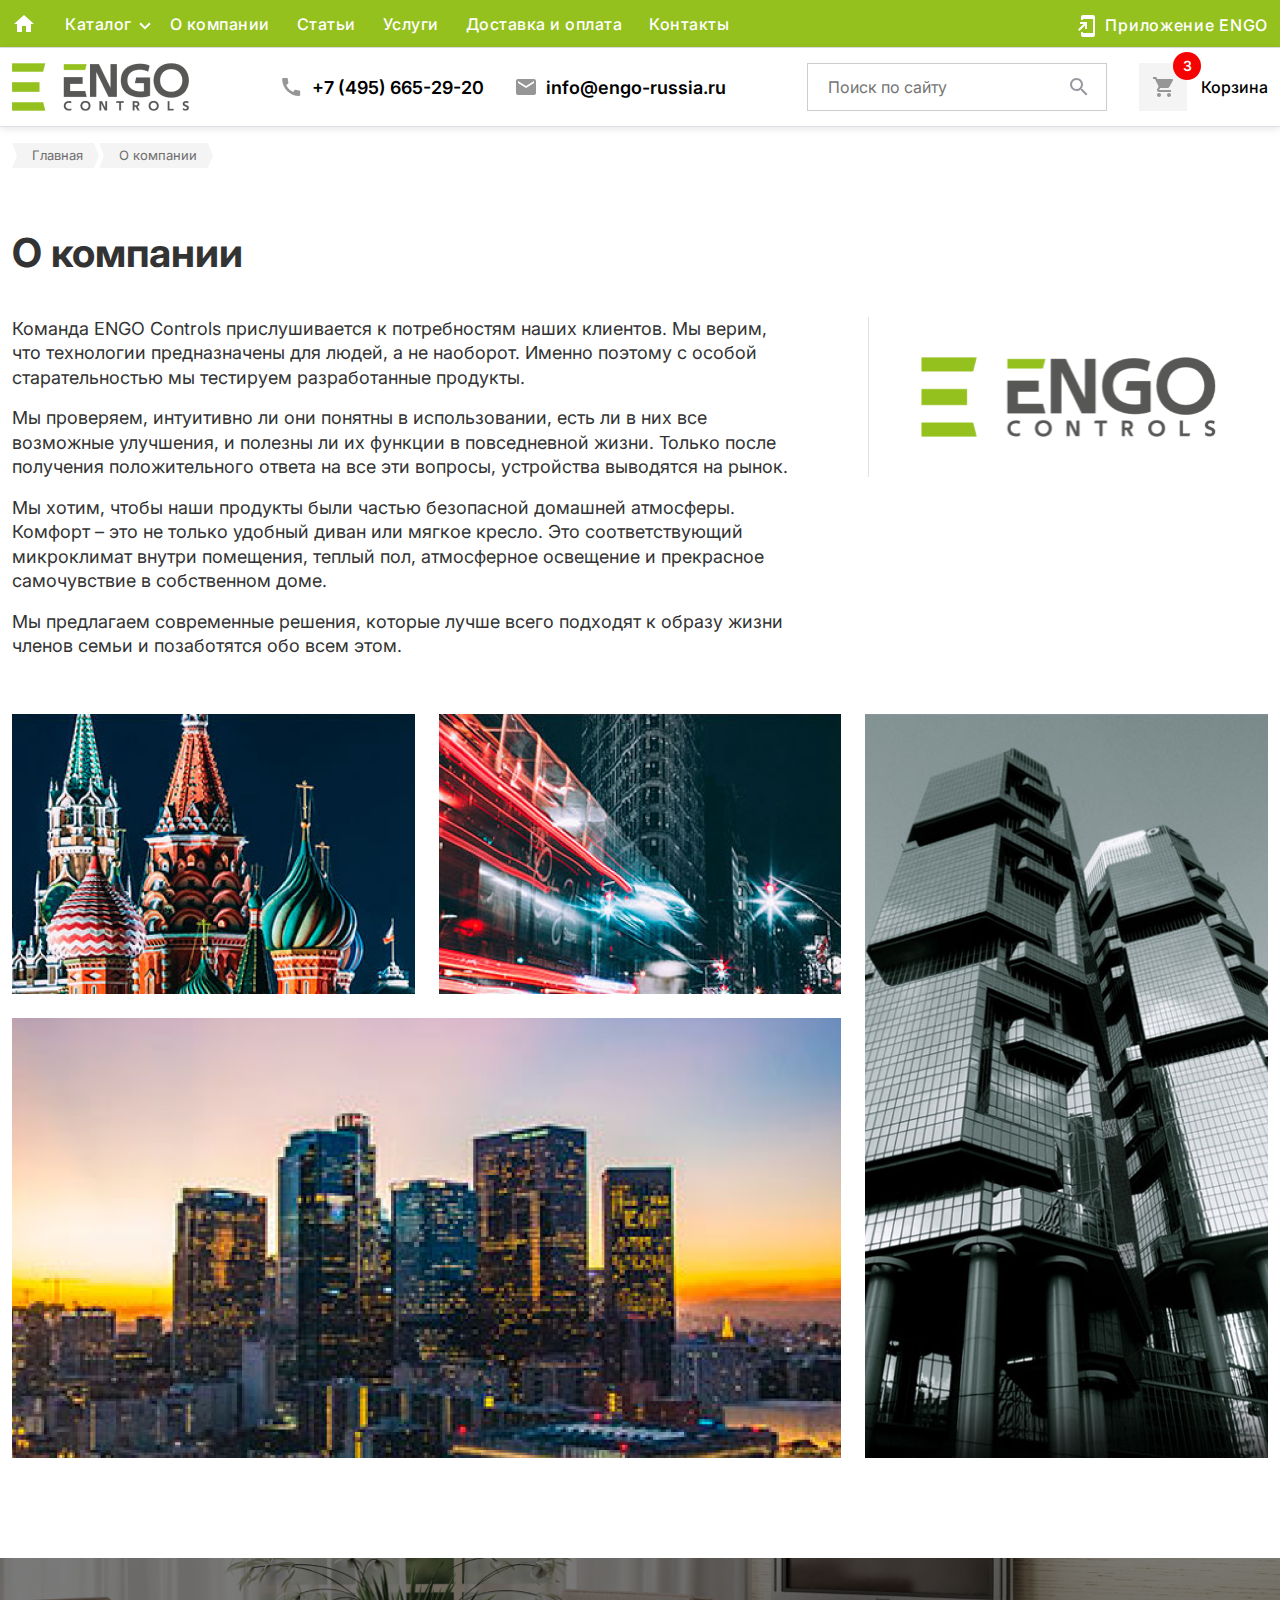
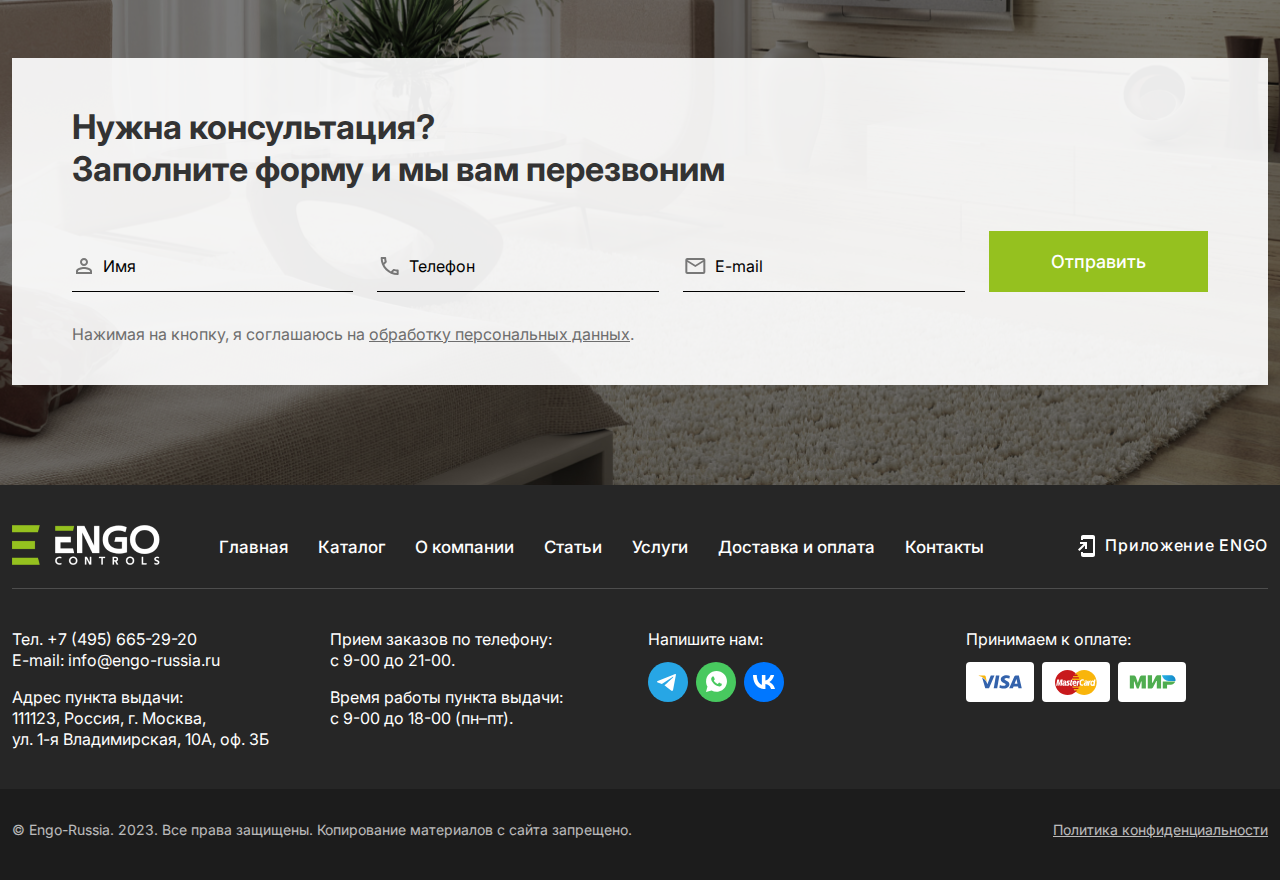
<file: about.html>
<!doctype html>
<html lang="en">
<head>
    <meta charset="utf-8">
    <meta name="viewport" content="width=device-width, initial-scale=1">
    <link rel="stylesheet" href="css/styles.css">

    <link
            rel="stylesheet"
            href="https://cdn.jsdelivr.net/npm/swiper@10/swiper-bundle.min.css"
    />
    <title>Bootstrap Sass &amp; JS</title>
</head>
<body>
<nav class="main-nav bg-success border-bottom d-none d-xl-flex ">
    <div class="container d-flex align-items-center flex-wrap">
        <a href="./index.html" class="header_home">
            <svg width="24" height="24" viewBox="0 0 24 24" fill="none" xmlns="http://www.w3.org/2000/svg">
                <g clip-path="url(#clip0_10_2080)">
                    <path d="M10 20V14H14V20H19V12H22L12 3L2 12H5V20H10Z" fill="white"/>
                </g>
                <defs>
                    <clipPath id="clip0_10_2080">
                        <rect width="24" height="24" fill="white"/>
                    </clipPath>
                </defs>
            </svg>
        </a>
        <ul class="nav me-auto nav_header">
            <li class="nav-item dropdown">
                <a class="nav-link dropdown-toggle" href="#" role="button" data-bs-toggle="dropdown"
                   aria-expanded="false">
                    Каталог
                    <svg width="12" height="8" viewBox="0 0 12 8" fill="none" xmlns="http://www.w3.org/2000/svg">
                        <path d="M1.05025 1.21725L6 6.16699L10.9497 1.21724" stroke="white" stroke-width="2"/>
                    </svg>
                </a>
                <ul class="dropdown-menu">
                    <li><a class="dropdown-item" href="./catalog.html">Проводные терморегуляторы</a></li>
                    <li><a class="dropdown-item" href="./catalog.html">Термоэлектрические приводы</a></li>
                    <li><a class="dropdown-item" href="./catalog.html">Интернет термостаты</a></li>
                    <li><a class="dropdown-item" href="./catalog.html">Дистанционное управление</a></li>
                    <li><a class="dropdown-item" href="./catalog.html">Проводная система управления</a></li>
                    <li><a class="dropdown-item" href="./catalog.html">Регуляторы управления насосом</a></li>
                    <li><a class="dropdown-item" href="./catalog.html">Аксессуары</a></li>
                    <li><a class="dropdown-item" href="./catalog.html">Беспроводные термостаты</a></li>

                </ul>
            </li>
            <li class="nav-item"><a href="./about.html" class="nav-link link-body-emphasis px-2">О компании</a></li>
            <li class="nav-item"><a href="./posts.html" class="nav-link link-body-emphasis px-2">Статьи</a></li>
            <li class="nav-item"><a href="./services.html" class="nav-link link-body-emphasis px-2">Услуги</a></li>
            <li class="nav-item"><a href="./delivery.html" class="nav-link link-body-emphasis px-2">Доставка и оплата</a></li>
            <li class="nav-item"><a href="./contacts.html" class="nav-link link-body-emphasis px-2">Контакты</a></li>

        </ul>
        <ul class="nav">
            <li class="nav-item"><a href="./app.html" class="nav-link link-body-emphasis  app">
                <svg width="24" height="24" viewBox="0 0 24 24" fill="none" xmlns="http://www.w3.org/2000/svg">
                    <g clip-path="url(#clip0_60_3678)">
                        <path d="M18 1.01L8 1C6.9 1 6 1.9 6 3V6H8V5H18V19H8V18H6V21C6 22.1 6.9 23 8 23H18C19.1 23 20 22.1 20 21V3C20 1.9 19.1 1.01 18 1.01ZM10 15H12V8H5V10H8.59L3 15.59L4.41 17L10 11.41V15Z"
                              fill="white"/>
                    </g>
                    <defs>
                        <clipPath id="clip0_60_3678">
                            <rect width="24" height="24" fill="white"/>
                        </clipPath>
                    </defs>
                </svg>
                Приложение ENGO</a>
            </li>
        </ul>
    </div>
</nav>
<div class="overlay"></div>
<header class="border-bottom header">
    <div class="container d-flex align-items-center justify-content-between header-wrp">
        <a href="./index.html" class="d-flex align-items-center  link-body-emphasis text-decoration-none logo">
            <img src="./img/engo_gray.png" alt="">
        </a>

        <div class="d-none align-items-center d-xl-flex header__contacts">
            <a href="tel:+74956652920" class="fw-semibold fz-18 d-flex align-items-center gap-2">
                <svg width="25" height="24" viewBox="0 0 25 24" fill="none" xmlns="http://www.w3.org/2000/svg">
                    <g clip-path="url(#clip0_60_3664)">
                        <path d="M20.1916 15.38C18.9616 15.38 17.7716 15.18 16.6616 14.82C16.3116 14.7 15.9216 14.79 15.6516 15.06L14.0816 17.03C11.2516 15.68 8.60164 13.13 7.19164 10.2L9.14164 8.54C9.41164 8.26 9.49164 7.87 9.38164 7.52C9.01164 6.41 8.82164 5.22 8.82164 3.99C8.82164 3.45 8.37164 3 7.83164 3H4.37164C3.83164 3 3.18164 3.24 3.18164 3.99C3.18164 13.28 10.9116 21 20.1916 21C20.9016 21 21.1816 20.37 21.1816 19.82V16.37C21.1816 15.83 20.7316 15.38 20.1916 15.38Z"
                              fill="#969696"/>
                    </g>
                    <defs>
                        <clipPath id="clip0_60_3664">
                            <rect width="24" height="24" fill="white" transform="translate(0.181641)"/>
                        </clipPath>
                    </defs>
                </svg>
                +7 (495) 665-29-20
            </a>
            <a href="mailto:info@engo-russia.ru" class="fw-semibold fz-18 d-flex align-items-center gap-2">
                <svg width="24" height="24" viewBox="0 0 24 24" fill="none" xmlns="http://www.w3.org/2000/svg">
                    <g clip-path="url(#clip0_41_2403)">
                        <path d="M20 4H4C2.9 4 2.01 4.9 2.01 6L2 18C2 19.1 2.9 20 4 20H20C21.1 20 22 19.1 22 18V6C22 4.9 21.1 4 20 4ZM20 8L12 13L4 8V6L12 11L20 6V8Z"
                              fill="#969696"/>
                    </g>
                    <defs>
                        <clipPath id="clip0_41_2403">
                            <rect width="24" height="24" fill="white"/>
                        </clipPath>
                    </defs>
                </svg>
                info@engo-russia.ru
            </a>
        </div>

        <div class="d-flex align-items-center gap-3 gap-xl-8">
            <form class=" header_search header_search-main" role="search">
                <input type="search" class="d-xl-block d-none" placeholder="Поиск по сайту" aria-label="Search">
                <button>
                    <svg width="18" height="18" viewBox="0 0 18 18" fill="none" xmlns="http://www.w3.org/2000/svg">
                        <path d="M6.5 0C8.22391 0 9.87721 0.684819 11.0962 1.90381C12.3152 3.12279 13 4.77609 13 6.5C13 8.11 12.41 9.59 11.44 10.73L11.71 11H12.5L17.5 16L16 17.5L11 12.5V11.71L10.73 11.44C9.59 12.41 8.11 13 6.5 13C4.77609 13 3.12279 12.3152 1.90381 11.0962C0.684819 9.87721 0 8.22391 0 6.5C0 4.77609 0.684819 3.12279 1.90381 1.90381C3.12279 0.684819 4.77609 0 6.5 0ZM6.5 2C4 2 2 4 2 6.5C2 9 4 11 6.5 11C9 11 11 9 11 6.5C11 4 9 2 6.5 2Z"
                              fill="#9898A0"/>
                    </svg>
                </button>
            </form>

            <a href="./cartPage.html" class="cart">
                <div class="cart__btn position-relative">
                    <svg width="20" height="20" viewBox="0 0 20 20" fill="none" xmlns="http://www.w3.org/2000/svg">
                        <path d="M6 16C4.9 16 4.01 16.9 4.01 18C4.01 19.1 4.9 20 6 20C7.1 20 8 19.1 8 18C8 16.9 7.1 16 6 16ZM0 0V2H2L5.6 9.59L4.25 12.04C4.09 12.32 4 12.65 4 13C4 14.1 4.9 15 6 15H18V13H6.42C6.28 13 6.17 12.89 6.17 12.75L6.2 12.63L7.1 11H14.55C15.3 11 15.96 10.59 16.3 9.97L19.88 3.48C19.96 3.34 20 3.17 20 3C20 2.45 19.55 2 19 2H4.21L3.27 0H0ZM16 16C14.9 16 14.01 16.9 14.01 18C14.01 19.1 14.9 20 16 20C17.1 20 18 19.1 18 18C18 16.9 17.1 16 16 16Z"
                              fill="#969696"/>
                    </svg>
                    <span class="position-absolute  start-100 translate-middle badge rounded-pill bg-danger text-white fw-semibold">
                    3
                </span>
                </div>
                <div class="fw-medium d-none d-xl-block">
                    Корзина
                </div>
            </a>
            <button class="navbar-toggler d-xl-none d-block collapsed" type="button" data-bs-toggle="collapse"
                    data-bs-target="#navbarNav" aria-controls="navbarNav" aria-expanded="false"
                    aria-label="Toggle navigation">
                <svg width="40" height="40" viewBox="0 0 40 40" fill="none" xmlns="http://www.w3.org/2000/svg">
                    <path d="M5 10H35V13H5V10Z" fill="black"/>
                    <path d="M5 18H35V21H5V18Z" fill="black"/>
                    <path d="M5 26H35V29H5V26Z" fill="black"/>
                </svg>
            </button>
        </div>
    </div>
    <div class="collapse navbar-collapse mobile-panel" id="navbarNav">
        <form class="w-100 mb-3  header_search" role="search">
            <input type="search" class="" placeholder="Поиск по сайту" aria-label="Search">
            <button>
                <svg width="18" height="18" viewBox="0 0 18 18" fill="none" xmlns="http://www.w3.org/2000/svg">
                    <path d="M6.5 0C8.22391 0 9.87721 0.684819 11.0962 1.90381C12.3152 3.12279 13 4.77609 13 6.5C13 8.11 12.41 9.59 11.44 10.73L11.71 11H12.5L17.5 16L16 17.5L11 12.5V11.71L10.73 11.44C9.59 12.41 8.11 13 6.5 13C4.77609 13 3.12279 12.3152 1.90381 11.0962C0.684819 9.87721 0 8.22391 0 6.5C0 4.77609 0.684819 3.12279 1.90381 1.90381C3.12279 0.684819 4.77609 0 6.5 0ZM6.5 2C4 2 2 4 2 6.5C2 9 4 11 6.5 11C9 11 11 9 11 6.5C11 4 9 2 6.5 2Z"
                          fill="#9898A0"/>
                </svg>
            </button>
        </form>
        <ul class="navbar-nav">
            <li class="nav-item active">
                <a class="nav-link" href="#">Главная</a>
            </li>
            <li class="nav-item dropdown"> <!-- Добавьте класс dropdown для элемента меню -->
                <a class="nav-link dropdown-toggle" href="#" id="navbarDropdown" role="button" data-bs-toggle="dropdown"
                   aria-haspopup="true" aria-expanded="false">
                    Каталог
                    <svg width="12" height="8" viewBox="0 0 12 8" fill="none" xmlns="http://www.w3.org/2000/svg">
                        <path d="M1.05025 1.21725L6 6.16699L10.9497 1.21724" stroke="#575756" stroke-width="2"/>
                    </svg>
                </a>
                <div class="dropdown-menu position-static" aria-labelledby="navbarDropdown">
                    <a class="dropdown-item" href="#">Проводные терморегуляторы</a>
                    <a class="dropdown-item" href="#">Термоэлектрические приводы</a>
                    <a class="dropdown-item" href="#">Интернет термостаты</a>
                    <a class="dropdown-item" href="#">Дистанционное управление</a>
                    <a class="dropdown-item" href="#">Проводная система управления</a>
                    <a class="dropdown-item" href="#">Регуляторы управления насосом</a>
                    <a class="dropdown-item" href="#">Аксессуары</a>
                    <a class="dropdown-item" href="#">Беспроводные термостаты</a>

                </div>
            </li>
            <li class="nav-item">
                <a class="nav-link" href="#">О компании</a>
            </li>
            <li class="nav-item">
                <a class="nav-link" href="#">Статьи</a>
            </li>
            <li class="nav-item">
                <a class="nav-link" href="#">Услуги</a>
            </li>
            <li class="nav-item">
                <a class="nav-link" href="#">Доставка и оплата</a>
            </li>
            <li class="nav-item">
                <a class="nav-link" href="#">Контакты</a>
            </li>
        </ul>
        <a href="#" class="nav-link link-body-emphasis text-success app-mob">
            <svg width="24" height="24" viewBox="0 0 24 24" fill="none" xmlns="http://www.w3.org/2000/svg">
                <g clip-path="url(#clip0_60_3678)">
                    <path d="M18 1.01L8 1C6.9 1 6 1.9 6 3V6H8V5H18V19H8V18H6V21C6 22.1 6.9 23 8 23H18C19.1 23 20 22.1 20 21V3C20 1.9 19.1 1.01 18 1.01ZM10 15H12V8H5V10H8.59L3 15.59L4.41 17L10 11.41V15Z"/>
                </g>
                <defs>
                    <clipPath id="clip0_60_3678">
                        <rect width="24" height="24" fill="white"/>
                    </clipPath>
                </defs>
            </svg>
            Приложение ENGO</a>

        <div class="divider"></div>

        <div class="d-flex flex-column mobile-panel-cont">
            <a href="tel:+74956652920" class="fw-semibold fz-18 d-flex align-items-center gap-2">
                <svg width="25" height="24" viewBox="0 0 25 24" fill="none" xmlns="http://www.w3.org/2000/svg">
                    <g clip-path="url(#clip0_60_3664)">
                        <path d="M20.1916 15.38C18.9616 15.38 17.7716 15.18 16.6616 14.82C16.3116 14.7 15.9216 14.79 15.6516 15.06L14.0816 17.03C11.2516 15.68 8.60164 13.13 7.19164 10.2L9.14164 8.54C9.41164 8.26 9.49164 7.87 9.38164 7.52C9.01164 6.41 8.82164 5.22 8.82164 3.99C8.82164 3.45 8.37164 3 7.83164 3H4.37164C3.83164 3 3.18164 3.24 3.18164 3.99C3.18164 13.28 10.9116 21 20.1916 21C20.9016 21 21.1816 20.37 21.1816 19.82V16.37C21.1816 15.83 20.7316 15.38 20.1916 15.38Z"
                              fill="#969696"/>
                    </g>
                    <defs>
                        <clipPath id="clip0_60_3664">
                            <rect width="24" height="24" fill="white" transform="translate(0.181641)"/>
                        </clipPath>
                    </defs>
                </svg>
                +7 (495) 665-29-20
            </a>
            <a href="mailto:info@engo-russia.ru" class="fw-semibold fz-18 d-flex align-items-center gap-2">
                <svg width="24" height="24" viewBox="0 0 24 24" fill="none" xmlns="http://www.w3.org/2000/svg">
                    <g clip-path="url(#clip0_41_2403)">
                        <path d="M20 4H4C2.9 4 2.01 4.9 2.01 6L2 18C2 19.1 2.9 20 4 20H20C21.1 20 22 19.1 22 18V6C22 4.9 21.1 4 20 4ZM20 8L12 13L4 8V6L12 11L20 6V8Z"
                              fill="#969696"/>
                    </g>
                    <defs>
                        <clipPath id="clip0_41_2403">
                            <rect width="24" height="24" fill="white"/>
                        </clipPath>
                    </defs>
                </svg>
                info@engo-russia.ru
            </a>
        </div>
        <ul class="d-flex gap-3 mt-3" style="margin-bottom: 0">
            <li><a href="#"><img src="./img/socials.svg" alt=""></a>
            </li>
            <li><a href="#"><img src="./img/socials-1.svg" alt=""></a>
            </li>
            <li><a href="#"><img src="./img/socials-2.svg" alt=""></a>
            </li>
        </ul>
    </div>

    <div class="mob-search d-none">
        <div class="d-flex align-items-center gap-4" style="padding: 0 18px">
            <svg class="header_search-back pointer" width="16" height="16" viewBox="0 0 16 16" fill="none"
                 xmlns="http://www.w3.org/2000/svg">
                <path d="M16 7L3.83 7L9.42 1.41L8 0L0 8L8 16L9.41 14.59L3.83 9L16 9V7Z" fill="#979797"/>
            </svg>
            <form class="w-100 header_search " role="search">
                <input type="search" class="" placeholder="Поиск по сайту" aria-label="Search">
                <button>
                    <svg width="18" height="18" viewBox="0 0 18 18" fill="none" xmlns="http://www.w3.org/2000/svg">
                        <path d="M6.5 0C8.22391 0 9.87721 0.684819 11.0962 1.90381C12.3152 3.12279 13 4.77609 13 6.5C13 8.11 12.41 9.59 11.44 10.73L11.71 11H12.5L17.5 16L16 17.5L11 12.5V11.71L10.73 11.44C9.59 12.41 8.11 13 6.5 13C4.77609 13 3.12279 12.3152 1.90381 11.0962C0.684819 9.87721 0 8.22391 0 6.5C0 4.77609 0.684819 3.12279 1.90381 1.90381C3.12279 0.684819 4.77609 0 6.5 0ZM6.5 2C4 2 2 4 2 6.5C2 9 4 11 6.5 11C9 11 11 9 11 6.5C11 4 9 2 6.5 2Z"
                              fill="#9898A0"/>
                    </svg>
                </button>
            </form>
        </div>
    </div>
</header>

<main>
    <div class="container">
        <ul class="bread">
            <li>
                <a class="bread__link" href="./index.html">Главная</a>
            </li>
            <li>
                <a class="bread__link" href="#">О компании</a>
            </li>
        </ul>
    </div>


    <div class="container">
        <div class="about">
            <h1>О компании</h1>
            <div class="about__wrp">
                <div class="about__l">
                    <p>Команда ENGO Controls прислушивается к потребностям наших клиентов. Мы верим, что технологии
                        предназначены для людей, а не наоборот. Именно поэтому с особой старательностью мы тестируем
                        разработанные продукты.</p>
                    <p>Мы проверяем, интуитивно ли они понятны в использовании, есть ли в них все возможные улучшения, и
                        полезны ли их функции в повседневной жизни. Только после получения положительного ответа на все
                        эти вопросы, устройства выводятся на рынок.</p>
                    <p>Мы хотим, чтобы наши продукты были частью безопасной домашней атмосферы. Комфорт – это не только
                        удобный диван или мягкое кресло. Это соответствующий микроклимат внутри помещения, теплый пол,
                        атмосферное освещение и прекрасное самочувствие в собственном доме.</p>
                    <p>Мы предлагаем современные решения, которые лучше всего подходят к образу жизни членов семьи и
                        позаботятся обо всем этом.</p>
                </div>
                <div class="about__r">
                    <img src="./img/bigLogo.png" alt="">
                </div>
            </div>
            <div class="about__grid">
                <img src="./img/about1.jpg" alt="">
                <img src="./img/about2.jpg" alt="">
                <img src="./img/about4.jpg" alt="">
                <img src="./img/about3.jpg" alt="">
            </div>
        </div>
    </div>


    <div class="modal fade" id="successSended" tabindex="-1" aria-labelledby="successSendedLabel" aria-hidden="true">
        <div class="modal-dialog">
            <form class="modal-content modal-successSended" action="#">
                <button type="button" class="btn-close-modal text-white" data-bs-dismiss="modal" aria-label="Close">
                    <svg width="24" height="24" viewBox="0 0 24 24" fill="none" xmlns="http://www.w3.org/2000/svg">
                        <path d="M21 3L3 21" stroke="white" stroke-width="2" stroke-miterlimit="10"/>
                        <path d="M3 3L21 21" stroke="white" stroke-width="2" stroke-miterlimit="10"/>
                    </svg>
                </button>
                <div  class="modal-body">
                    <h2 class="text-center">Спасибо</h2>
                    <p class="modal-successSended-txt">Наш менеджер свяжется с вами&nbsp;в&nbsp;ближайшее время.</p>
                    <button class="btn btn-success">Понятно</button>
                </div>
            </form>
        </div>
    </div>

    <div class="banner" style="background: url('./img/application_form.jpg') center/cover no-repeat">
        <div class="container">
            <div class="banner__wrp">
                <div>
                    <h2>
                        Нужна консультация?<br/>
                        Заполните форму и&nbsp;мы&nbsp;вам перезвоним
                    </h2>
                    <form>
                        <div class="banner__form gap-6">
                            <div class="  banner__inp">
                                <img src="./img/input_user.svg" alt="">
                                <input type="text" placeholder="Имя" id="name" name="name" >
                            </div>
                            <div class="   banner__inp">
                                <img src="./img/input_phone.svg" alt="">
                                <input type="tel" placeholder="Телефон" id="phone" name="phone" >
                            </div>
                            <div class="   banner__inp">
                                <img src="./img/input_email.svg" alt="">
                                <input type="email" placeholder="E-mail" id="email" name="email" >
                            </div>
                            <button type="submit" class="btn btn-success  prevent" data-bs-toggle="modal" data-bs-target="#successSended">Отправить</button>
                        </div>

                    </form>
                    <p class="banner__form-ps">Нажимая на кнопку, я соглашаюсь на <a href="./data.html" target="_blank">обработку персональных
                        данных</a>.</p>
                </div>
            </div>

        </div>
    </div>
</main>

<footer class="footer">
    <div class="container">
        <div class="footer__top">
            <a href="./index.html" class="d-flex align-items-center mb-3 mb-lg-0  link-body-emphasis text-decoration-none logo">
                <img src="./img/engo_white.png" alt="">
            </a>
            <ul class="nav me-auto">
                <li class="nav-item"><a href="./index.html" class="nav-link">Главная</a></li>
                <li class="nav-item"><a href="./catalogAll.html" class="nav-link">Каталог</a></li>
                <li class="nav-item"><a href="./about.html" class="nav-link">О компании</a></li>
                <li class="nav-item"><a href="./posts.html" class="nav-link">Статьи</a></li>
                <li class="nav-item"><a href="./services.html" class="nav-link">Услуги</a></li>
                <li class="nav-item"><a href="./delivery.html" class="nav-link">Доставка и оплата</a></li>
                <li class="nav-item"><a href="./contacts.html" class="nav-link">Контакты</a></li>
            </ul>
            <a href="./app.html" class="nav-link link-body-emphasis app">
                <svg width="24" height="24" viewBox="0 0 24 24" fill="none" xmlns="http://www.w3.org/2000/svg">
                    <g clip-path="url(#clip0_60_3678)">
                        <path d="M18 1.01L8 1C6.9 1 6 1.9 6 3V6H8V5H18V19H8V18H6V21C6 22.1 6.9 23 8 23H18C19.1 23 20 22.1 20 21V3C20 1.9 19.1 1.01 18 1.01ZM10 15H12V8H5V10H8.59L3 15.59L4.41 17L10 11.41V15Z"
                              fill="white"/>
                    </g>
                    <defs>
                        <clipPath id="clip0_60_3678">
                            <rect width="24" height="24" fill="white"/>
                        </clipPath>
                    </defs>
                </svg>
                Приложение ENGO</a>
        </div>

        <div class="footer__main">
            <div class="d-flex flex-column footer__cont">
                <div>
                    <a href="tel:+74956652920">Тел. +7 (495) 665-29-20</a>
                    <a href="mailto:info@engo-russia.ru">E-mail: info@engo-russia.ru</a>
                </div>

                <div>
                    Адрес пункта выдачи:<br/>
                    111123, Россия, г. Москва,<br/>
                    ул. 1-я Владимирская, 10А, оф. 3Б
                </div>
            </div>
            <div class="d-flex flex-column footer__cont">
                <div>
                    Прием заказов по телефону: <br>
                    с 9-00 до 21-00.
                </div>
                <div>
                    Время работы пункта выдачи: <br>
                    с 9-00 до 18-00 (пн–пт).
                </div>
            </div>
            <div class="d-flex flex-column gap-3">
                <div>Напишите нам:</div>
                <ul class="d-flex soclials">
                    <li><a href="#"><img src="./img/socials.svg" alt=""></a>
                    </li>
                    <li><a href="#"><img src="./img/socials-1.svg" alt=""></a>
                    </li>
                    <li><a href="#"><img src="./img/socials-2.svg" alt=""></a>
                    </li>
                </ul>
            </div>
            <div class="d-flex flex-column gap-3">
                <div>Принимаем к оплате:</div>
                <ul class="d-flex">
                    <li><a href="#"><img src="./img/visa.svg" alt=""></a>
                    </li>
                    <li><a href="#"><img src="./img/master_card.svg" alt=""></a>
                    </li>
                    <li><a href="#"><img src="./img/mir.svg" alt=""></a>
                    </li>
                </ul>
            </div>
        </div>
    </div>
    <div class="footer__bot">
        <div class="container">
            <div class="footer__bot-wrp">
                <div>
                    © Engo-Russia. 2023. Все права защищены. Копирование материалов с сайта запрещено.
                </div>
                <a href="./data.html" class="text-decoration-underline">Политика конфиденциальности</a>
            </div>
        </div>
    </div>
</footer>

<script src="https://cdn.jsdelivr.net/npm/swiper@10/swiper-bundle.min.js"></script>
<script src="https://cdn.jsdelivr.net/npm/bootstrap@5.3.0/dist/js/bootstrap.bundle.min.js"></script>
<script src="js/main.js"></script>
</body>
</html>
</file>
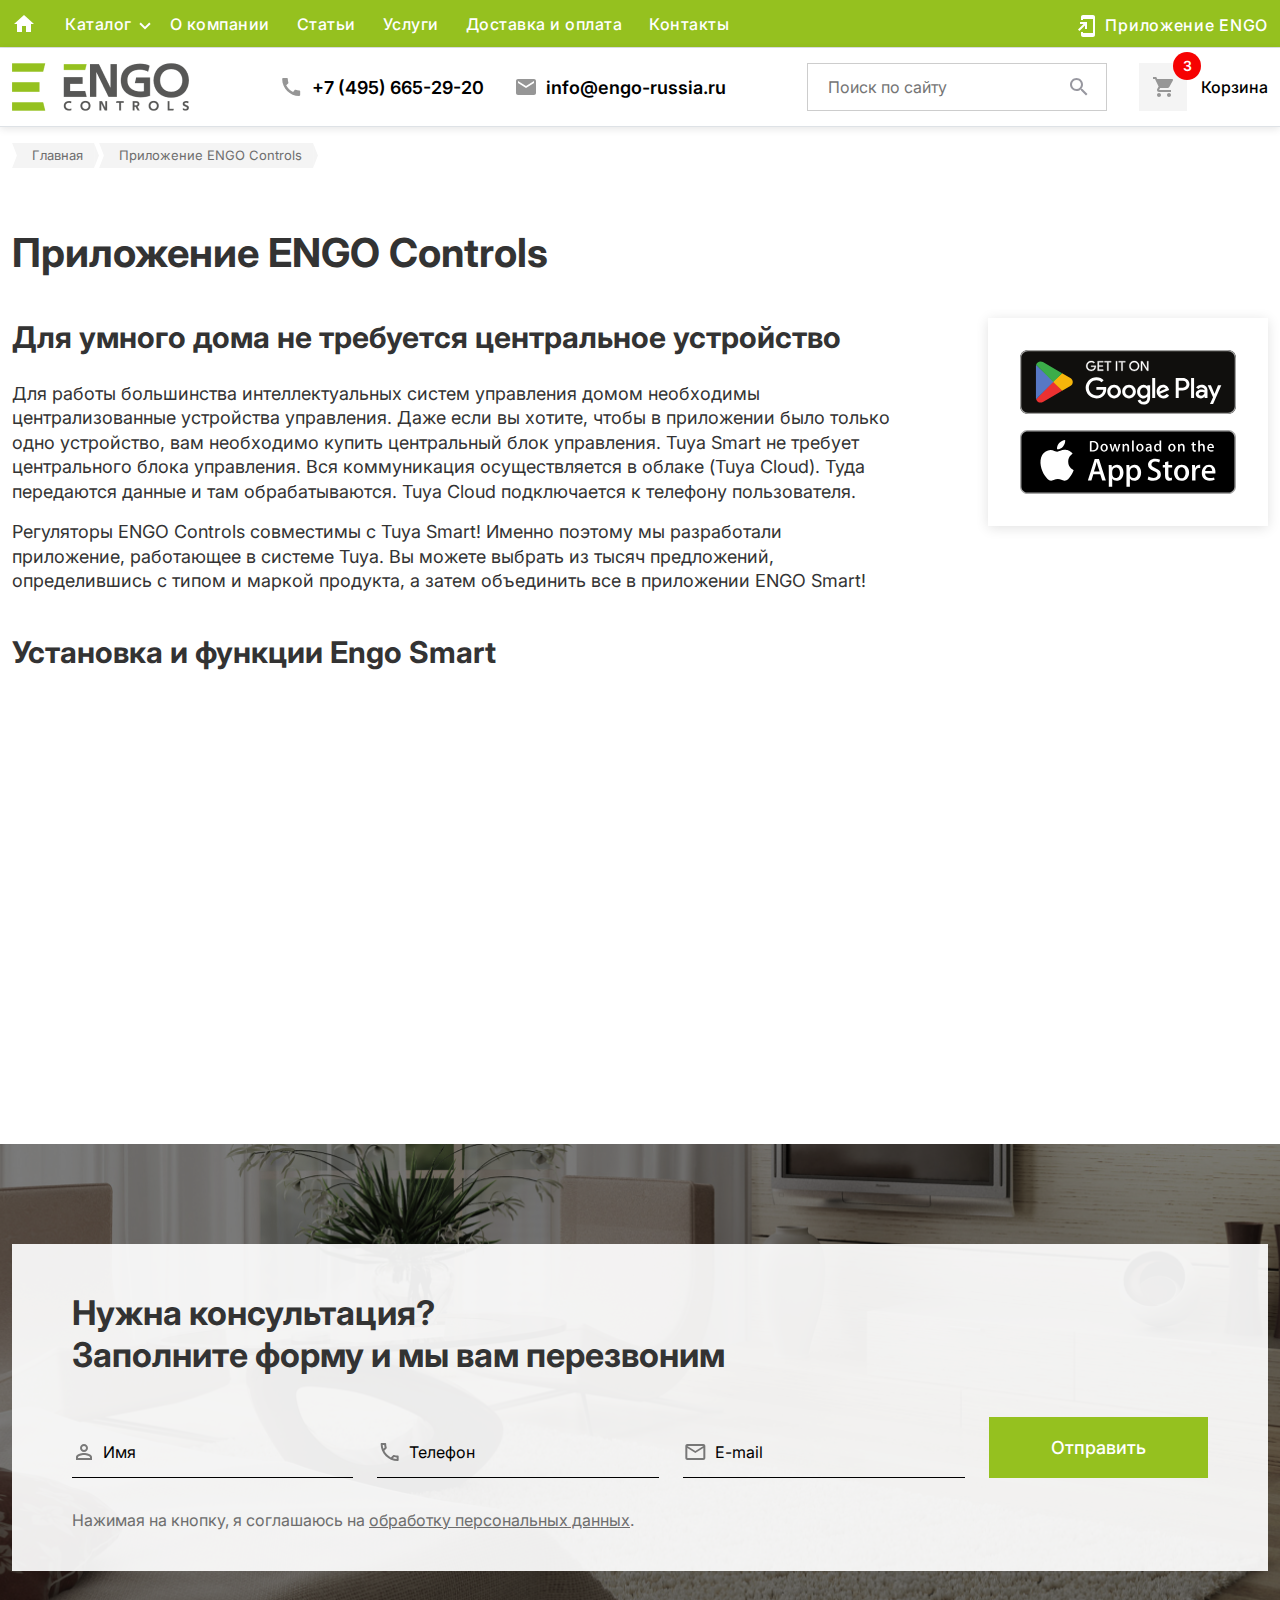
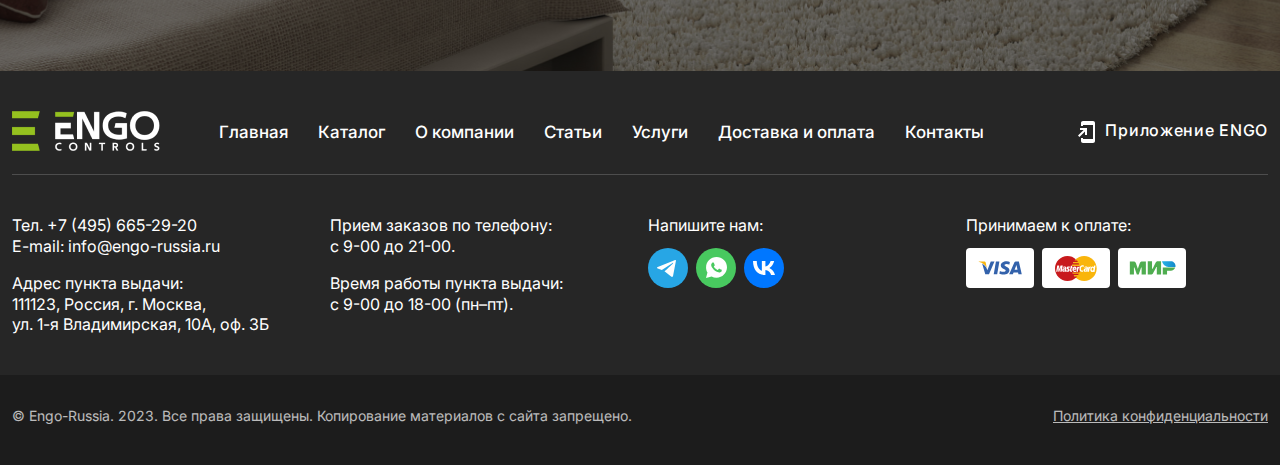
<file: app.html>
<!doctype html>
<html lang="en">
<head>
    <meta charset="utf-8">
    <meta name="viewport" content="width=device-width, initial-scale=1">
    <link rel="stylesheet" href="css/styles.css">

    <link
            rel="stylesheet"
            href="https://cdn.jsdelivr.net/npm/swiper@10/swiper-bundle.min.css"
    />
    <title>Bootstrap Sass &amp; JS</title>
</head>
<body>
<nav class="main-nav bg-success border-bottom d-none d-xl-flex ">
    <div class="container d-flex align-items-center flex-wrap">
        <a href="./index.html" class="header_home">
            <svg width="24" height="24" viewBox="0 0 24 24" fill="none" xmlns="http://www.w3.org/2000/svg">
                <g clip-path="url(#clip0_10_2080)">
                    <path d="M10 20V14H14V20H19V12H22L12 3L2 12H5V20H10Z" fill="white"/>
                </g>
                <defs>
                    <clipPath id="clip0_10_2080">
                        <rect width="24" height="24" fill="white"/>
                    </clipPath>
                </defs>
            </svg>
        </a>
        <ul class="nav me-auto nav_header">
            <li class="nav-item dropdown">
                <a class="nav-link dropdown-toggle" href="#" role="button" data-bs-toggle="dropdown"
                   aria-expanded="false">
                    Каталог
                    <svg width="12" height="8" viewBox="0 0 12 8" fill="none" xmlns="http://www.w3.org/2000/svg">
                        <path d="M1.05025 1.21725L6 6.16699L10.9497 1.21724" stroke="white" stroke-width="2"/>
                    </svg>
                </a>
                <ul class="dropdown-menu">
                    <li><a class="dropdown-item" href="./catalog.html">Проводные терморегуляторы</a></li>
                    <li><a class="dropdown-item" href="./catalog.html">Термоэлектрические приводы</a></li>
                    <li><a class="dropdown-item" href="./catalog.html">Интернет термостаты</a></li>
                    <li><a class="dropdown-item" href="./catalog.html">Дистанционное управление</a></li>
                    <li><a class="dropdown-item" href="./catalog.html">Проводная система управления</a></li>
                    <li><a class="dropdown-item" href="./catalog.html">Регуляторы управления насосом</a></li>
                    <li><a class="dropdown-item" href="./catalog.html">Аксессуары</a></li>
                    <li><a class="dropdown-item" href="./catalog.html">Беспроводные термостаты</a></li>

                </ul>
            </li>
            <li class="nav-item"><a href="./about.html" class="nav-link link-body-emphasis px-2">О компании</a></li>
            <li class="nav-item"><a href="./posts.html" class="nav-link link-body-emphasis px-2">Статьи</a></li>
            <li class="nav-item"><a href="./services.html" class="nav-link link-body-emphasis px-2">Услуги</a></li>
            <li class="nav-item"><a href="./delivery.html" class="nav-link link-body-emphasis px-2">Доставка и оплата</a></li>
            <li class="nav-item"><a href="./contacts.html" class="nav-link link-body-emphasis px-2">Контакты</a></li>

        </ul>
        <ul class="nav">
            <li class="nav-item"><a href="./app.html" class="nav-link link-body-emphasis  app">
                <svg width="24" height="24" viewBox="0 0 24 24" fill="none" xmlns="http://www.w3.org/2000/svg">
                    <g clip-path="url(#clip0_60_3678)">
                        <path d="M18 1.01L8 1C6.9 1 6 1.9 6 3V6H8V5H18V19H8V18H6V21C6 22.1 6.9 23 8 23H18C19.1 23 20 22.1 20 21V3C20 1.9 19.1 1.01 18 1.01ZM10 15H12V8H5V10H8.59L3 15.59L4.41 17L10 11.41V15Z"
                              fill="white"/>
                    </g>
                    <defs>
                        <clipPath id="clip0_60_3678">
                            <rect width="24" height="24" fill="white"/>
                        </clipPath>
                    </defs>
                </svg>
                Приложение ENGO</a>
            </li>
        </ul>
    </div>
</nav>
<div class="overlay"></div>
<header class="border-bottom header">
    <div class="container d-flex align-items-center justify-content-between header-wrp">
        <a href="./index.html" class="d-flex align-items-center  link-body-emphasis text-decoration-none logo">
            <img src="./img/engo_gray.png" alt="">
        </a>

        <div class="d-none align-items-center d-xl-flex header__contacts">
            <a href="tel:+74956652920" class="fw-semibold fz-18 d-flex align-items-center gap-2">
                <svg width="25" height="24" viewBox="0 0 25 24" fill="none" xmlns="http://www.w3.org/2000/svg">
                    <g clip-path="url(#clip0_60_3664)">
                        <path d="M20.1916 15.38C18.9616 15.38 17.7716 15.18 16.6616 14.82C16.3116 14.7 15.9216 14.79 15.6516 15.06L14.0816 17.03C11.2516 15.68 8.60164 13.13 7.19164 10.2L9.14164 8.54C9.41164 8.26 9.49164 7.87 9.38164 7.52C9.01164 6.41 8.82164 5.22 8.82164 3.99C8.82164 3.45 8.37164 3 7.83164 3H4.37164C3.83164 3 3.18164 3.24 3.18164 3.99C3.18164 13.28 10.9116 21 20.1916 21C20.9016 21 21.1816 20.37 21.1816 19.82V16.37C21.1816 15.83 20.7316 15.38 20.1916 15.38Z"
                              fill="#969696"/>
                    </g>
                    <defs>
                        <clipPath id="clip0_60_3664">
                            <rect width="24" height="24" fill="white" transform="translate(0.181641)"/>
                        </clipPath>
                    </defs>
                </svg>
                +7 (495) 665-29-20
            </a>
            <a href="mailto:info@engo-russia.ru" class="fw-semibold fz-18 d-flex align-items-center gap-2">
                <svg width="24" height="24" viewBox="0 0 24 24" fill="none" xmlns="http://www.w3.org/2000/svg">
                    <g clip-path="url(#clip0_41_2403)">
                        <path d="M20 4H4C2.9 4 2.01 4.9 2.01 6L2 18C2 19.1 2.9 20 4 20H20C21.1 20 22 19.1 22 18V6C22 4.9 21.1 4 20 4ZM20 8L12 13L4 8V6L12 11L20 6V8Z"
                              fill="#969696"/>
                    </g>
                    <defs>
                        <clipPath id="clip0_41_2403">
                            <rect width="24" height="24" fill="white"/>
                        </clipPath>
                    </defs>
                </svg>
                info@engo-russia.ru
            </a>
        </div>

        <div class="d-flex align-items-center gap-3 gap-xl-8">
            <form class=" header_search header_search-main" role="search">
                <input type="search" class="d-xl-block d-none" placeholder="Поиск по сайту" aria-label="Search">
                <button>
                    <svg width="18" height="18" viewBox="0 0 18 18" fill="none" xmlns="http://www.w3.org/2000/svg">
                        <path d="M6.5 0C8.22391 0 9.87721 0.684819 11.0962 1.90381C12.3152 3.12279 13 4.77609 13 6.5C13 8.11 12.41 9.59 11.44 10.73L11.71 11H12.5L17.5 16L16 17.5L11 12.5V11.71L10.73 11.44C9.59 12.41 8.11 13 6.5 13C4.77609 13 3.12279 12.3152 1.90381 11.0962C0.684819 9.87721 0 8.22391 0 6.5C0 4.77609 0.684819 3.12279 1.90381 1.90381C3.12279 0.684819 4.77609 0 6.5 0ZM6.5 2C4 2 2 4 2 6.5C2 9 4 11 6.5 11C9 11 11 9 11 6.5C11 4 9 2 6.5 2Z"
                              fill="#9898A0"/>
                    </svg>
                </button>
            </form>

            <a href="./cartPage.html" class="cart">
                <div class="cart__btn position-relative">
                    <svg width="20" height="20" viewBox="0 0 20 20" fill="none" xmlns="http://www.w3.org/2000/svg">
                        <path d="M6 16C4.9 16 4.01 16.9 4.01 18C4.01 19.1 4.9 20 6 20C7.1 20 8 19.1 8 18C8 16.9 7.1 16 6 16ZM0 0V2H2L5.6 9.59L4.25 12.04C4.09 12.32 4 12.65 4 13C4 14.1 4.9 15 6 15H18V13H6.42C6.28 13 6.17 12.89 6.17 12.75L6.2 12.63L7.1 11H14.55C15.3 11 15.96 10.59 16.3 9.97L19.88 3.48C19.96 3.34 20 3.17 20 3C20 2.45 19.55 2 19 2H4.21L3.27 0H0ZM16 16C14.9 16 14.01 16.9 14.01 18C14.01 19.1 14.9 20 16 20C17.1 20 18 19.1 18 18C18 16.9 17.1 16 16 16Z"
                              fill="#969696"/>
                    </svg>
                    <span class="position-absolute  start-100 translate-middle badge rounded-pill bg-danger text-white fw-semibold">
                    3
                </span>
                </div>
                <div class="fw-medium d-none d-xl-block">
                    Корзина
                </div>
            </a>
            <button class="navbar-toggler d-xl-none d-block collapsed" type="button" data-bs-toggle="collapse"
                    data-bs-target="#navbarNav" aria-controls="navbarNav" aria-expanded="false"
                    aria-label="Toggle navigation">
                <svg width="40" height="40" viewBox="0 0 40 40" fill="none" xmlns="http://www.w3.org/2000/svg">
                    <path d="M5 10H35V13H5V10Z" fill="black"/>
                    <path d="M5 18H35V21H5V18Z" fill="black"/>
                    <path d="M5 26H35V29H5V26Z" fill="black"/>
                </svg>
            </button>
        </div>
    </div>
    <div class="collapse navbar-collapse mobile-panel" id="navbarNav">
        <form class="w-100 mb-3  header_search" role="search">
            <input type="search" class="" placeholder="Поиск по сайту" aria-label="Search">
            <button>
                <svg width="18" height="18" viewBox="0 0 18 18" fill="none" xmlns="http://www.w3.org/2000/svg">
                    <path d="M6.5 0C8.22391 0 9.87721 0.684819 11.0962 1.90381C12.3152 3.12279 13 4.77609 13 6.5C13 8.11 12.41 9.59 11.44 10.73L11.71 11H12.5L17.5 16L16 17.5L11 12.5V11.71L10.73 11.44C9.59 12.41 8.11 13 6.5 13C4.77609 13 3.12279 12.3152 1.90381 11.0962C0.684819 9.87721 0 8.22391 0 6.5C0 4.77609 0.684819 3.12279 1.90381 1.90381C3.12279 0.684819 4.77609 0 6.5 0ZM6.5 2C4 2 2 4 2 6.5C2 9 4 11 6.5 11C9 11 11 9 11 6.5C11 4 9 2 6.5 2Z"
                          fill="#9898A0"/>
                </svg>
            </button>
        </form>
        <ul class="navbar-nav">
            <li class="nav-item active">
                <a class="nav-link" href="#">Главная</a>
            </li>
            <li class="nav-item dropdown"> <!-- Добавьте класс dropdown для элемента меню -->
                <a class="nav-link dropdown-toggle" href="#" id="navbarDropdown" role="button" data-bs-toggle="dropdown"
                   aria-haspopup="true" aria-expanded="false">
                    Каталог
                    <svg width="12" height="8" viewBox="0 0 12 8" fill="none" xmlns="http://www.w3.org/2000/svg">
                        <path d="M1.05025 1.21725L6 6.16699L10.9497 1.21724" stroke="#575756" stroke-width="2"/>
                    </svg>
                </a>
                <div class="dropdown-menu position-static" aria-labelledby="navbarDropdown">
                    <a class="dropdown-item" href="#">Проводные терморегуляторы</a>
                    <a class="dropdown-item" href="#">Термоэлектрические приводы</a>
                    <a class="dropdown-item" href="#">Интернет термостаты</a>
                    <a class="dropdown-item" href="#">Дистанционное управление</a>
                    <a class="dropdown-item" href="#">Проводная система управления</a>
                    <a class="dropdown-item" href="#">Регуляторы управления насосом</a>
                    <a class="dropdown-item" href="#">Аксессуары</a>
                    <a class="dropdown-item" href="#">Беспроводные термостаты</a>

                </div>
            </li>
            <li class="nav-item">
                <a class="nav-link" href="#">О компании</a>
            </li>
            <li class="nav-item">
                <a class="nav-link" href="#">Статьи</a>
            </li>
            <li class="nav-item">
                <a class="nav-link" href="#">Услуги</a>
            </li>
            <li class="nav-item">
                <a class="nav-link" href="#">Доставка и оплата</a>
            </li>
            <li class="nav-item">
                <a class="nav-link" href="#">Контакты</a>
            </li>
        </ul>
        <a href="#" class="nav-link link-body-emphasis text-success app-mob">
            <svg width="24" height="24" viewBox="0 0 24 24" fill="none" xmlns="http://www.w3.org/2000/svg">
                <g clip-path="url(#clip0_60_3678)">
                    <path d="M18 1.01L8 1C6.9 1 6 1.9 6 3V6H8V5H18V19H8V18H6V21C6 22.1 6.9 23 8 23H18C19.1 23 20 22.1 20 21V3C20 1.9 19.1 1.01 18 1.01ZM10 15H12V8H5V10H8.59L3 15.59L4.41 17L10 11.41V15Z"/>
                </g>
                <defs>
                    <clipPath id="clip0_60_3678">
                        <rect width="24" height="24" fill="white"/>
                    </clipPath>
                </defs>
            </svg>
            Приложение ENGO</a>

        <div class="divider"></div>

        <div class="d-flex flex-column mobile-panel-cont">
            <a href="tel:+74956652920" class="fw-semibold fz-18 d-flex align-items-center gap-2">
                <svg width="25" height="24" viewBox="0 0 25 24" fill="none" xmlns="http://www.w3.org/2000/svg">
                    <g clip-path="url(#clip0_60_3664)">
                        <path d="M20.1916 15.38C18.9616 15.38 17.7716 15.18 16.6616 14.82C16.3116 14.7 15.9216 14.79 15.6516 15.06L14.0816 17.03C11.2516 15.68 8.60164 13.13 7.19164 10.2L9.14164 8.54C9.41164 8.26 9.49164 7.87 9.38164 7.52C9.01164 6.41 8.82164 5.22 8.82164 3.99C8.82164 3.45 8.37164 3 7.83164 3H4.37164C3.83164 3 3.18164 3.24 3.18164 3.99C3.18164 13.28 10.9116 21 20.1916 21C20.9016 21 21.1816 20.37 21.1816 19.82V16.37C21.1816 15.83 20.7316 15.38 20.1916 15.38Z"
                              fill="#969696"/>
                    </g>
                    <defs>
                        <clipPath id="clip0_60_3664">
                            <rect width="24" height="24" fill="white" transform="translate(0.181641)"/>
                        </clipPath>
                    </defs>
                </svg>
                +7 (495) 665-29-20
            </a>
            <a href="mailto:info@engo-russia.ru" class="fw-semibold fz-18 d-flex align-items-center gap-2">
                <svg width="24" height="24" viewBox="0 0 24 24" fill="none" xmlns="http://www.w3.org/2000/svg">
                    <g clip-path="url(#clip0_41_2403)">
                        <path d="M20 4H4C2.9 4 2.01 4.9 2.01 6L2 18C2 19.1 2.9 20 4 20H20C21.1 20 22 19.1 22 18V6C22 4.9 21.1 4 20 4ZM20 8L12 13L4 8V6L12 11L20 6V8Z"
                              fill="#969696"/>
                    </g>
                    <defs>
                        <clipPath id="clip0_41_2403">
                            <rect width="24" height="24" fill="white"/>
                        </clipPath>
                    </defs>
                </svg>
                info@engo-russia.ru
            </a>
        </div>
        <ul class="d-flex gap-3 mt-3" style="margin-bottom: 0">
            <li><a href="#"><img src="./img/socials.svg" alt=""></a>
            </li>
            <li><a href="#"><img src="./img/socials-1.svg" alt=""></a>
            </li>
            <li><a href="#"><img src="./img/socials-2.svg" alt=""></a>
            </li>
        </ul>
    </div>

    <div class="mob-search d-none">
        <div class="d-flex align-items-center gap-4" style="padding: 0 18px">
            <svg class="header_search-back pointer" width="16" height="16" viewBox="0 0 16 16" fill="none"
                 xmlns="http://www.w3.org/2000/svg">
                <path d="M16 7L3.83 7L9.42 1.41L8 0L0 8L8 16L9.41 14.59L3.83 9L16 9V7Z" fill="#979797"/>
            </svg>
            <form class="w-100 header_search " role="search">
                <input type="search" class="" placeholder="Поиск по сайту" aria-label="Search">
                <button>
                    <svg width="18" height="18" viewBox="0 0 18 18" fill="none" xmlns="http://www.w3.org/2000/svg">
                        <path d="M6.5 0C8.22391 0 9.87721 0.684819 11.0962 1.90381C12.3152 3.12279 13 4.77609 13 6.5C13 8.11 12.41 9.59 11.44 10.73L11.71 11H12.5L17.5 16L16 17.5L11 12.5V11.71L10.73 11.44C9.59 12.41 8.11 13 6.5 13C4.77609 13 3.12279 12.3152 1.90381 11.0962C0.684819 9.87721 0 8.22391 0 6.5C0 4.77609 0.684819 3.12279 1.90381 1.90381C3.12279 0.684819 4.77609 0 6.5 0ZM6.5 2C4 2 2 4 2 6.5C2 9 4 11 6.5 11C9 11 11 9 11 6.5C11 4 9 2 6.5 2Z"
                              fill="#9898A0"/>
                    </svg>
                </button>
            </form>
        </div>
    </div>
</header>


<main>

    <div class="container">
        <ul class="bread">
            <li>
                <a class="bread__link" href="./index.html">Главная</a>
            </li>
            <li>
                <a class="bread__link" href="#">Приложение ENGO Controls</a>
            </li>
        </ul>
    </div>

    <div class="container">
        <div class="appPage">
            <h1>Приложение ENGO Controls</h1>
            <div class="appPage__wrp">
                <div class="appPage__l">
                    <h2>Для умного дома не требуется центральное устройство</h2>
                    <p>Для работы большинства интеллектуальных систем управления домом необходимы централизованные
                        устройства управления. Даже если вы хотите, чтобы в приложении было только одно устройство, вам
                        необходимо купить центральный блок управления. Tuya Smart не требует центрального блока
                        управления. Вся коммуникация осуществляется в облаке (Tuya Cloud). Туда передаются данные и там
                        обрабатываются. Tuya Cloud подключается к телефону пользователя.</p>
                    <p>Регуляторы ENGO Controls совместимы с Tuya Smart! Именно поэтому мы разработали приложение,
                        работающее в системе Tuya. Вы можете выбрать из тысяч предложений, определившись с типом и
                        маркой продукта, а затем объединить все в приложении ENGO Smart!</p>
                </div>
                <div class="appPage__r">
                    <a href="#"><img src="./img/googleImg.svg" alt=""></a>
                    <a href="#"><img src="./img/app.svg" alt=""></a>
                </div>
            </div>
            <h2>Установка и функции Engo Smart</h2>
            <div class="appPage__videos">
                <div class="youtubeVideo">
                    <iframe  src="https://www.youtube.com/embed/ANj7qUgzNq4?si=hOjVAx82Iif-Jjw4" title="YouTube video player" frameborder="0" allow="accelerometer; autoplay; clipboard-write; encrypted-media; gyroscope; picture-in-picture; web-share" allowfullscreen></iframe>
                </div>
                <div class="youtubeVideo">
                    <iframe  src="https://www.youtube.com/embed/ANj7qUgzNq4?si=hOjVAx82Iif-Jjw4" title="YouTube video player" frameborder="0" allow="accelerometer; autoplay; clipboard-write; encrypted-media; gyroscope; picture-in-picture; web-share" allowfullscreen></iframe>
                </div>
            </div>
        </div>
    </div>

    <div class="modal fade" id="successSended" tabindex="-1" aria-labelledby="successSendedLabel" aria-hidden="true">
        <div class="modal-dialog">
            <form class="modal-content modal-successSended" action="#">
                <button type="button" class="btn-close-modal text-white" data-bs-dismiss="modal" aria-label="Close">
                    <svg width="24" height="24" viewBox="0 0 24 24" fill="none" xmlns="http://www.w3.org/2000/svg">
                        <path d="M21 3L3 21" stroke="white" stroke-width="2" stroke-miterlimit="10"/>
                        <path d="M3 3L21 21" stroke="white" stroke-width="2" stroke-miterlimit="10"/>
                    </svg>
                </button>
                <div  class="modal-body">
                    <h2 class="text-center">Спасибо</h2>
                    <p class="modal-successSended-txt">Наш менеджер свяжется с вами&nbsp;в&nbsp;ближайшее время.</p>
                    <button class="btn btn-success">Понятно</button>
                </div>
            </form>
        </div>
    </div>

    <div class="banner" style="background: url('./img/application_form.jpg') center/cover no-repeat">
        <div class="container">
            <div class="banner__wrp">
                <div>
                    <h2>
                        Нужна консультация?<br/>
                        Заполните форму и&nbsp;мы&nbsp;вам перезвоним
                    </h2>
                    <form>
                        <div class="banner__form gap-6">
                            <div class="  banner__inp">
                                <img src="./img/input_user.svg" alt="">
                                <input type="text" placeholder="Имя" id="name" name="name" >
                            </div>
                            <div class="   banner__inp">
                                <img src="./img/input_phone.svg" alt="">
                                <input type="tel" placeholder="Телефон" id="phone" name="phone" >
                            </div>
                            <div class="   banner__inp">
                                <img src="./img/input_email.svg" alt="">
                                <input type="email" placeholder="E-mail" id="email" name="email" >
                            </div>
                            <button type="submit" class="btn btn-success  prevent" data-bs-toggle="modal" data-bs-target="#successSended">Отправить</button>
                        </div>

                    </form>
                    <p class="banner__form-ps">Нажимая на кнопку, я соглашаюсь на <a href="./data.html" target="_blank">обработку персональных
                        данных</a>.</p>
                </div>
            </div>

        </div>
    </div>
</main>

<footer class="footer">
    <div class="container">
        <div class="footer__top">
            <a href="./index.html" class="d-flex align-items-center mb-3 mb-lg-0  link-body-emphasis text-decoration-none logo">
                <img src="./img/engo_white.png" alt="">
            </a>
            <ul class="nav me-auto">
                <li class="nav-item"><a href="./index.html" class="nav-link">Главная</a></li>
                <li class="nav-item"><a href="./catalogAll.html" class="nav-link">Каталог</a></li>
                <li class="nav-item"><a href="./about.html" class="nav-link">О компании</a></li>
                <li class="nav-item"><a href="./posts.html" class="nav-link">Статьи</a></li>
                <li class="nav-item"><a href="./services.html" class="nav-link">Услуги</a></li>
                <li class="nav-item"><a href="./delivery.html" class="nav-link">Доставка и оплата</a></li>
                <li class="nav-item"><a href="./contacts.html" class="nav-link">Контакты</a></li>
            </ul>
            <a href="./app.html" class="nav-link link-body-emphasis app">
                <svg width="24" height="24" viewBox="0 0 24 24" fill="none" xmlns="http://www.w3.org/2000/svg">
                    <g clip-path="url(#clip0_60_3678)">
                        <path d="M18 1.01L8 1C6.9 1 6 1.9 6 3V6H8V5H18V19H8V18H6V21C6 22.1 6.9 23 8 23H18C19.1 23 20 22.1 20 21V3C20 1.9 19.1 1.01 18 1.01ZM10 15H12V8H5V10H8.59L3 15.59L4.41 17L10 11.41V15Z"
                              fill="white"/>
                    </g>
                    <defs>
                        <clipPath id="clip0_60_3678">
                            <rect width="24" height="24" fill="white"/>
                        </clipPath>
                    </defs>
                </svg>
                Приложение ENGO</a>
        </div>

        <div class="footer__main">
            <div class="d-flex flex-column footer__cont">
                <div>
                    <a href="tel:+74956652920">Тел. +7 (495) 665-29-20</a>
                    <a href="mailto:info@engo-russia.ru">E-mail: info@engo-russia.ru</a>
                </div>

                <div>
                    Адрес пункта выдачи:<br/>
                    111123, Россия, г. Москва,<br/>
                    ул. 1-я Владимирская, 10А, оф. 3Б
                </div>
            </div>
            <div class="d-flex flex-column footer__cont">
                <div>
                    Прием заказов по телефону: <br>
                    с 9-00 до 21-00.
                </div>
                <div>
                    Время работы пункта выдачи: <br>
                    с 9-00 до 18-00 (пн–пт).
                </div>
            </div>
            <div class="d-flex flex-column gap-3">
                <div>Напишите нам:</div>
                <ul class="d-flex soclials">
                    <li><a href="#"><img src="./img/socials.svg" alt=""></a>
                    </li>
                    <li><a href="#"><img src="./img/socials-1.svg" alt=""></a>
                    </li>
                    <li><a href="#"><img src="./img/socials-2.svg" alt=""></a>
                    </li>
                </ul>
            </div>
            <div class="d-flex flex-column gap-3">
                <div>Принимаем к оплате:</div>
                <ul class="d-flex">
                    <li><a href="#"><img src="./img/visa.svg" alt=""></a>
                    </li>
                    <li><a href="#"><img src="./img/master_card.svg" alt=""></a>
                    </li>
                    <li><a href="#"><img src="./img/mir.svg" alt=""></a>
                    </li>
                </ul>
            </div>
        </div>
    </div>
    <div class="footer__bot">
        <div class="container">
            <div class="footer__bot-wrp">
                <div>
                    © Engo-Russia. 2023. Все права защищены. Копирование материалов с сайта запрещено.
                </div>
                <a href="./data.html" class="text-decoration-underline">Политика конфиденциальности</a>
            </div>
        </div>
    </div>
</footer>

<script src="https://cdn.jsdelivr.net/npm/swiper@10/swiper-bundle.min.js"></script>
<script src="https://cdn.jsdelivr.net/npm/bootstrap@5.3.0/dist/js/bootstrap.bundle.min.js"></script>
<script src="js/main.js"></script>
</body>
</html>
</file>
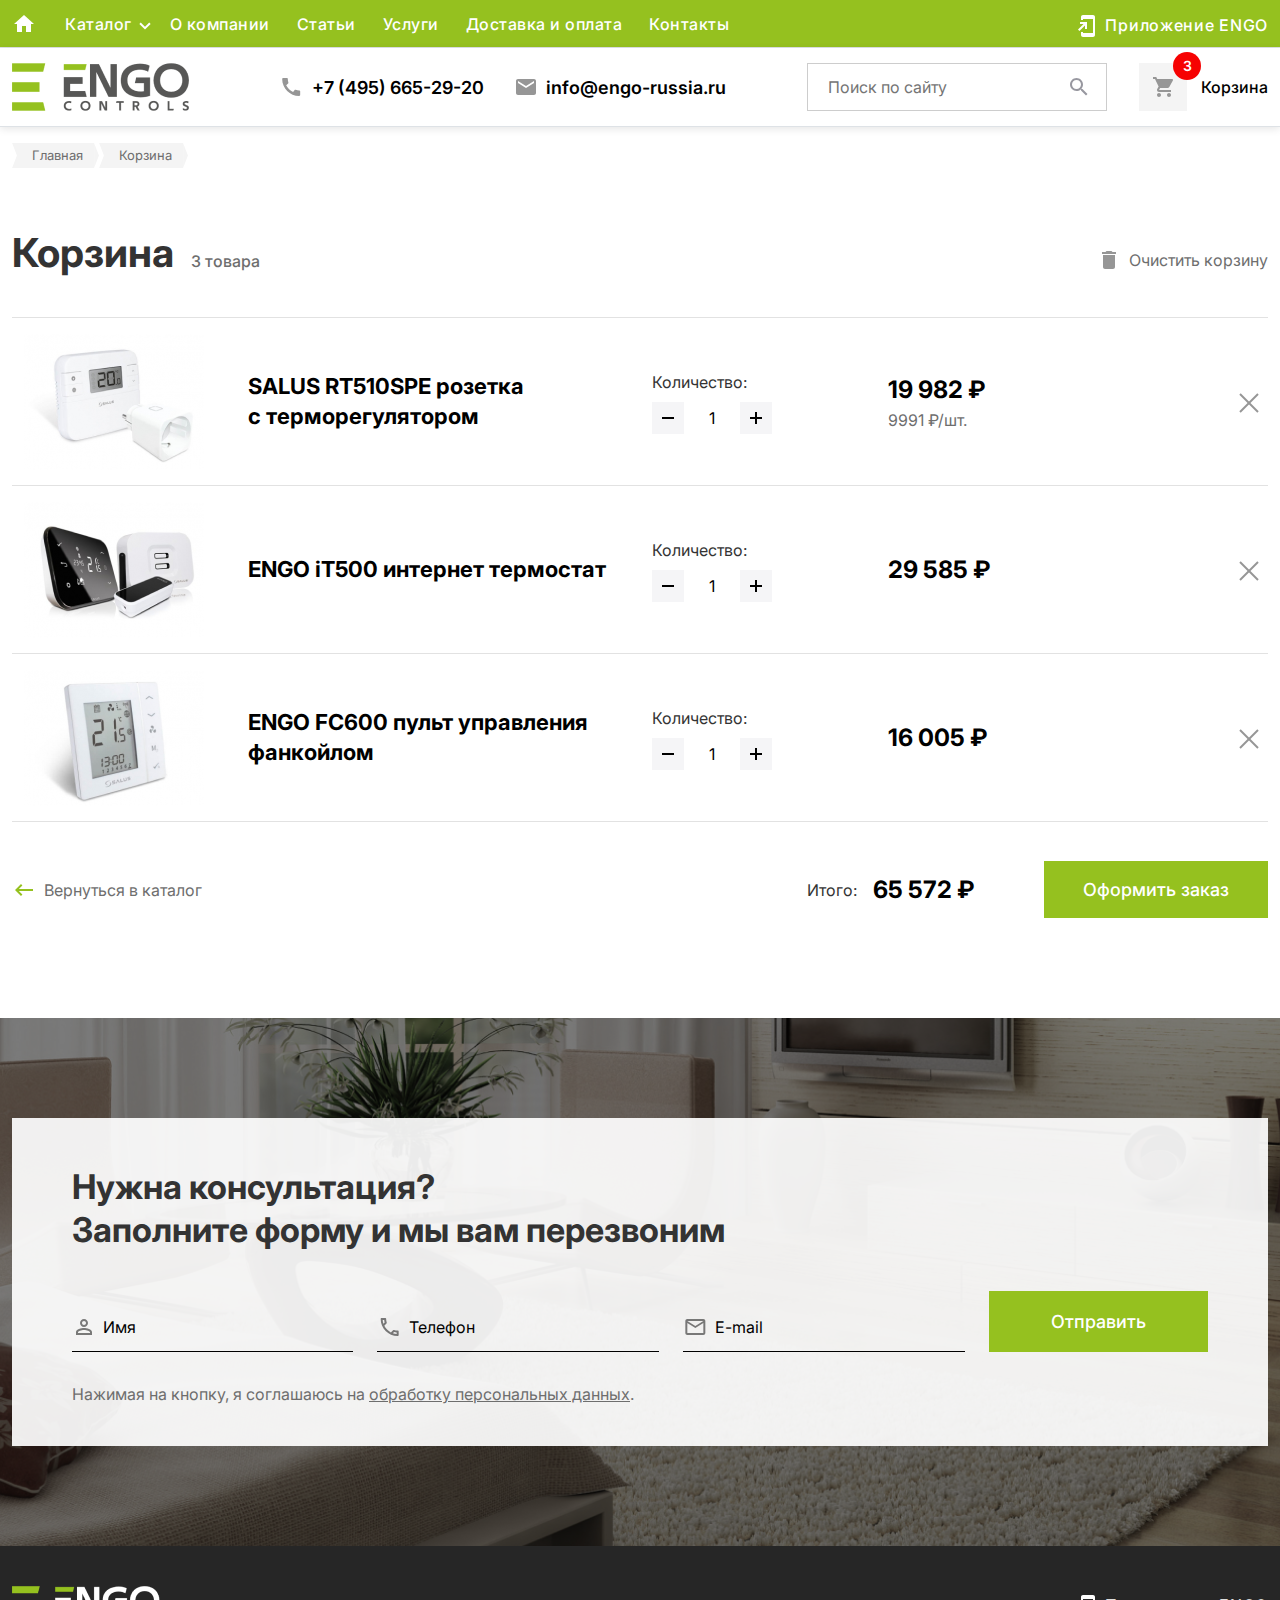
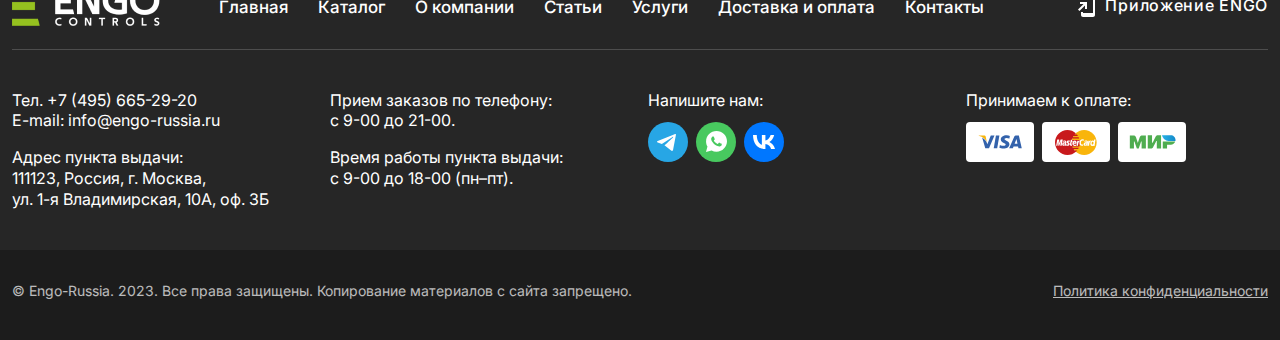
<file: cartPage.html>
<!doctype html>
<html lang="en">
<head>
    <meta charset="utf-8">
    <meta name="viewport" content="width=device-width, initial-scale=1">
    <link rel="stylesheet" href="css/styles.css">

    <link
            rel="stylesheet"
            href="https://cdn.jsdelivr.net/npm/swiper@10/swiper-bundle.min.css"
    />
    <title>Bootstrap Sass &amp; JS</title>
</head>
<body>
<nav class="main-nav bg-success border-bottom d-none d-xl-flex ">
    <div class="container d-flex align-items-center flex-wrap">
        <a href="./index.html" class="header_home">
            <svg width="24" height="24" viewBox="0 0 24 24" fill="none" xmlns="http://www.w3.org/2000/svg">
                <g clip-path="url(#clip0_10_2080)">
                    <path d="M10 20V14H14V20H19V12H22L12 3L2 12H5V20H10Z" fill="white"/>
                </g>
                <defs>
                    <clipPath id="clip0_10_2080">
                        <rect width="24" height="24" fill="white"/>
                    </clipPath>
                </defs>
            </svg>
        </a>
        <ul class="nav me-auto nav_header">
            <li class="nav-item dropdown">
                <a class="nav-link dropdown-toggle" href="#" role="button" data-bs-toggle="dropdown"
                   aria-expanded="false">
                    Каталог
                    <svg width="12" height="8" viewBox="0 0 12 8" fill="none" xmlns="http://www.w3.org/2000/svg">
                        <path d="M1.05025 1.21725L6 6.16699L10.9497 1.21724" stroke="white" stroke-width="2"/>
                    </svg>
                </a>
                <ul class="dropdown-menu">
                    <li><a class="dropdown-item" href="./catalog.html">Проводные терморегуляторы</a></li>
                    <li><a class="dropdown-item" href="./catalog.html">Термоэлектрические приводы</a></li>
                    <li><a class="dropdown-item" href="./catalog.html">Интернет термостаты</a></li>
                    <li><a class="dropdown-item" href="./catalog.html">Дистанционное управление</a></li>
                    <li><a class="dropdown-item" href="./catalog.html">Проводная система управления</a></li>
                    <li><a class="dropdown-item" href="./catalog.html">Регуляторы управления насосом</a></li>
                    <li><a class="dropdown-item" href="./catalog.html">Аксессуары</a></li>
                    <li><a class="dropdown-item" href="./catalog.html">Беспроводные термостаты</a></li>

                </ul>
            </li>
            <li class="nav-item"><a href="./about.html" class="nav-link link-body-emphasis px-2">О компании</a></li>
            <li class="nav-item"><a href="./posts.html" class="nav-link link-body-emphasis px-2">Статьи</a></li>
            <li class="nav-item"><a href="./services.html" class="nav-link link-body-emphasis px-2">Услуги</a></li>
            <li class="nav-item"><a href="./delivery.html" class="nav-link link-body-emphasis px-2">Доставка и оплата</a></li>
            <li class="nav-item"><a href="./contacts.html" class="nav-link link-body-emphasis px-2">Контакты</a></li>

        </ul>
        <ul class="nav">
            <li class="nav-item"><a href="./app.html" class="nav-link link-body-emphasis  app">
                <svg width="24" height="24" viewBox="0 0 24 24" fill="none" xmlns="http://www.w3.org/2000/svg">
                    <g clip-path="url(#clip0_60_3678)">
                        <path d="M18 1.01L8 1C6.9 1 6 1.9 6 3V6H8V5H18V19H8V18H6V21C6 22.1 6.9 23 8 23H18C19.1 23 20 22.1 20 21V3C20 1.9 19.1 1.01 18 1.01ZM10 15H12V8H5V10H8.59L3 15.59L4.41 17L10 11.41V15Z"
                              fill="white"/>
                    </g>
                    <defs>
                        <clipPath id="clip0_60_3678">
                            <rect width="24" height="24" fill="white"/>
                        </clipPath>
                    </defs>
                </svg>
                Приложение ENGO</a>
            </li>
        </ul>
    </div>
</nav>
<div class="overlay"></div>
<header class="border-bottom header">
    <div class="container d-flex align-items-center justify-content-between header-wrp">
        <a href="./index.html" class="d-flex align-items-center  link-body-emphasis text-decoration-none logo">
            <img src="./img/engo_gray.png" alt="">
        </a>

        <div class="d-none align-items-center d-xl-flex header__contacts">
            <a href="tel:+74956652920" class="fw-semibold fz-18 d-flex align-items-center gap-2">
                <svg width="25" height="24" viewBox="0 0 25 24" fill="none" xmlns="http://www.w3.org/2000/svg">
                    <g clip-path="url(#clip0_60_3664)">
                        <path d="M20.1916 15.38C18.9616 15.38 17.7716 15.18 16.6616 14.82C16.3116 14.7 15.9216 14.79 15.6516 15.06L14.0816 17.03C11.2516 15.68 8.60164 13.13 7.19164 10.2L9.14164 8.54C9.41164 8.26 9.49164 7.87 9.38164 7.52C9.01164 6.41 8.82164 5.22 8.82164 3.99C8.82164 3.45 8.37164 3 7.83164 3H4.37164C3.83164 3 3.18164 3.24 3.18164 3.99C3.18164 13.28 10.9116 21 20.1916 21C20.9016 21 21.1816 20.37 21.1816 19.82V16.37C21.1816 15.83 20.7316 15.38 20.1916 15.38Z"
                              fill="#969696"/>
                    </g>
                    <defs>
                        <clipPath id="clip0_60_3664">
                            <rect width="24" height="24" fill="white" transform="translate(0.181641)"/>
                        </clipPath>
                    </defs>
                </svg>
                +7 (495) 665-29-20
            </a>
            <a href="mailto:info@engo-russia.ru" class="fw-semibold fz-18 d-flex align-items-center gap-2">
                <svg width="24" height="24" viewBox="0 0 24 24" fill="none" xmlns="http://www.w3.org/2000/svg">
                    <g clip-path="url(#clip0_41_2403)">
                        <path d="M20 4H4C2.9 4 2.01 4.9 2.01 6L2 18C2 19.1 2.9 20 4 20H20C21.1 20 22 19.1 22 18V6C22 4.9 21.1 4 20 4ZM20 8L12 13L4 8V6L12 11L20 6V8Z"
                              fill="#969696"/>
                    </g>
                    <defs>
                        <clipPath id="clip0_41_2403">
                            <rect width="24" height="24" fill="white"/>
                        </clipPath>
                    </defs>
                </svg>
                info@engo-russia.ru
            </a>
        </div>

        <div class="d-flex align-items-center gap-3 gap-xl-8">
            <form class=" header_search header_search-main" role="search">
                <input type="search" class="d-xl-block d-none" placeholder="Поиск по сайту" aria-label="Search">
                <button>
                    <svg width="18" height="18" viewBox="0 0 18 18" fill="none" xmlns="http://www.w3.org/2000/svg">
                        <path d="M6.5 0C8.22391 0 9.87721 0.684819 11.0962 1.90381C12.3152 3.12279 13 4.77609 13 6.5C13 8.11 12.41 9.59 11.44 10.73L11.71 11H12.5L17.5 16L16 17.5L11 12.5V11.71L10.73 11.44C9.59 12.41 8.11 13 6.5 13C4.77609 13 3.12279 12.3152 1.90381 11.0962C0.684819 9.87721 0 8.22391 0 6.5C0 4.77609 0.684819 3.12279 1.90381 1.90381C3.12279 0.684819 4.77609 0 6.5 0ZM6.5 2C4 2 2 4 2 6.5C2 9 4 11 6.5 11C9 11 11 9 11 6.5C11 4 9 2 6.5 2Z"
                              fill="#9898A0"/>
                    </svg>
                </button>
            </form>

            <a href="./cartPage.html" class="cart">
                <div class="cart__btn position-relative">
                    <svg width="20" height="20" viewBox="0 0 20 20" fill="none" xmlns="http://www.w3.org/2000/svg">
                        <path d="M6 16C4.9 16 4.01 16.9 4.01 18C4.01 19.1 4.9 20 6 20C7.1 20 8 19.1 8 18C8 16.9 7.1 16 6 16ZM0 0V2H2L5.6 9.59L4.25 12.04C4.09 12.32 4 12.65 4 13C4 14.1 4.9 15 6 15H18V13H6.42C6.28 13 6.17 12.89 6.17 12.75L6.2 12.63L7.1 11H14.55C15.3 11 15.96 10.59 16.3 9.97L19.88 3.48C19.96 3.34 20 3.17 20 3C20 2.45 19.55 2 19 2H4.21L3.27 0H0ZM16 16C14.9 16 14.01 16.9 14.01 18C14.01 19.1 14.9 20 16 20C17.1 20 18 19.1 18 18C18 16.9 17.1 16 16 16Z"
                              fill="#969696"/>
                    </svg>
                    <span class="position-absolute  start-100 translate-middle badge rounded-pill bg-danger text-white fw-semibold">
                    3
                </span>
                </div>
                <div class="fw-medium d-none d-xl-block">
                    Корзина
                </div>
            </a>
            <button class="navbar-toggler d-xl-none d-block collapsed" type="button" data-bs-toggle="collapse"
                    data-bs-target="#navbarNav" aria-controls="navbarNav" aria-expanded="false"
                    aria-label="Toggle navigation">
                <svg width="40" height="40" viewBox="0 0 40 40" fill="none" xmlns="http://www.w3.org/2000/svg">
                    <path d="M5 10H35V13H5V10Z" fill="black"/>
                    <path d="M5 18H35V21H5V18Z" fill="black"/>
                    <path d="M5 26H35V29H5V26Z" fill="black"/>
                </svg>
            </button>
        </div>
    </div>
    <div class="collapse navbar-collapse mobile-panel" id="navbarNav">
        <form class="w-100 mb-3  header_search" role="search">
            <input type="search" class="" placeholder="Поиск по сайту" aria-label="Search">
            <button>
                <svg width="18" height="18" viewBox="0 0 18 18" fill="none" xmlns="http://www.w3.org/2000/svg">
                    <path d="M6.5 0C8.22391 0 9.87721 0.684819 11.0962 1.90381C12.3152 3.12279 13 4.77609 13 6.5C13 8.11 12.41 9.59 11.44 10.73L11.71 11H12.5L17.5 16L16 17.5L11 12.5V11.71L10.73 11.44C9.59 12.41 8.11 13 6.5 13C4.77609 13 3.12279 12.3152 1.90381 11.0962C0.684819 9.87721 0 8.22391 0 6.5C0 4.77609 0.684819 3.12279 1.90381 1.90381C3.12279 0.684819 4.77609 0 6.5 0ZM6.5 2C4 2 2 4 2 6.5C2 9 4 11 6.5 11C9 11 11 9 11 6.5C11 4 9 2 6.5 2Z"
                          fill="#9898A0"/>
                </svg>
            </button>
        </form>
        <ul class="navbar-nav">
            <li class="nav-item active">
                <a class="nav-link" href="#">Главная</a>
            </li>
            <li class="nav-item dropdown"> <!-- Добавьте класс dropdown для элемента меню -->
                <a class="nav-link dropdown-toggle" href="#" id="navbarDropdown" role="button" data-bs-toggle="dropdown"
                   aria-haspopup="true" aria-expanded="false">
                    Каталог
                    <svg width="12" height="8" viewBox="0 0 12 8" fill="none" xmlns="http://www.w3.org/2000/svg">
                        <path d="M1.05025 1.21725L6 6.16699L10.9497 1.21724" stroke="#575756" stroke-width="2"/>
                    </svg>
                </a>
                <div class="dropdown-menu position-static" aria-labelledby="navbarDropdown">
                    <a class="dropdown-item" href="#">Проводные терморегуляторы</a>
                    <a class="dropdown-item" href="#">Термоэлектрические приводы</a>
                    <a class="dropdown-item" href="#">Интернет термостаты</a>
                    <a class="dropdown-item" href="#">Дистанционное управление</a>
                    <a class="dropdown-item" href="#">Проводная система управления</a>
                    <a class="dropdown-item" href="#">Регуляторы управления насосом</a>
                    <a class="dropdown-item" href="#">Аксессуары</a>
                    <a class="dropdown-item" href="#">Беспроводные термостаты</a>

                </div>
            </li>
            <li class="nav-item">
                <a class="nav-link" href="#">О компании</a>
            </li>
            <li class="nav-item">
                <a class="nav-link" href="#">Статьи</a>
            </li>
            <li class="nav-item">
                <a class="nav-link" href="#">Услуги</a>
            </li>
            <li class="nav-item">
                <a class="nav-link" href="#">Доставка и оплата</a>
            </li>
            <li class="nav-item">
                <a class="nav-link" href="#">Контакты</a>
            </li>
        </ul>
        <a href="#" class="nav-link link-body-emphasis text-success app-mob">
            <svg width="24" height="24" viewBox="0 0 24 24" fill="none" xmlns="http://www.w3.org/2000/svg">
                <g clip-path="url(#clip0_60_3678)">
                    <path d="M18 1.01L8 1C6.9 1 6 1.9 6 3V6H8V5H18V19H8V18H6V21C6 22.1 6.9 23 8 23H18C19.1 23 20 22.1 20 21V3C20 1.9 19.1 1.01 18 1.01ZM10 15H12V8H5V10H8.59L3 15.59L4.41 17L10 11.41V15Z"/>
                </g>
                <defs>
                    <clipPath id="clip0_60_3678">
                        <rect width="24" height="24" fill="white"/>
                    </clipPath>
                </defs>
            </svg>
            Приложение ENGO</a>

        <div class="divider"></div>

        <div class="d-flex flex-column mobile-panel-cont">
            <a href="tel:+74956652920" class="fw-semibold fz-18 d-flex align-items-center gap-2">
                <svg width="25" height="24" viewBox="0 0 25 24" fill="none" xmlns="http://www.w3.org/2000/svg">
                    <g clip-path="url(#clip0_60_3664)">
                        <path d="M20.1916 15.38C18.9616 15.38 17.7716 15.18 16.6616 14.82C16.3116 14.7 15.9216 14.79 15.6516 15.06L14.0816 17.03C11.2516 15.68 8.60164 13.13 7.19164 10.2L9.14164 8.54C9.41164 8.26 9.49164 7.87 9.38164 7.52C9.01164 6.41 8.82164 5.22 8.82164 3.99C8.82164 3.45 8.37164 3 7.83164 3H4.37164C3.83164 3 3.18164 3.24 3.18164 3.99C3.18164 13.28 10.9116 21 20.1916 21C20.9016 21 21.1816 20.37 21.1816 19.82V16.37C21.1816 15.83 20.7316 15.38 20.1916 15.38Z"
                              fill="#969696"/>
                    </g>
                    <defs>
                        <clipPath id="clip0_60_3664">
                            <rect width="24" height="24" fill="white" transform="translate(0.181641)"/>
                        </clipPath>
                    </defs>
                </svg>
                +7 (495) 665-29-20
            </a>
            <a href="mailto:info@engo-russia.ru" class="fw-semibold fz-18 d-flex align-items-center gap-2">
                <svg width="24" height="24" viewBox="0 0 24 24" fill="none" xmlns="http://www.w3.org/2000/svg">
                    <g clip-path="url(#clip0_41_2403)">
                        <path d="M20 4H4C2.9 4 2.01 4.9 2.01 6L2 18C2 19.1 2.9 20 4 20H20C21.1 20 22 19.1 22 18V6C22 4.9 21.1 4 20 4ZM20 8L12 13L4 8V6L12 11L20 6V8Z"
                              fill="#969696"/>
                    </g>
                    <defs>
                        <clipPath id="clip0_41_2403">
                            <rect width="24" height="24" fill="white"/>
                        </clipPath>
                    </defs>
                </svg>
                info@engo-russia.ru
            </a>
        </div>
        <ul class="d-flex gap-3 mt-3" style="margin-bottom: 0">
            <li><a href="#"><img src="./img/socials.svg" alt=""></a>
            </li>
            <li><a href="#"><img src="./img/socials-1.svg" alt=""></a>
            </li>
            <li><a href="#"><img src="./img/socials-2.svg" alt=""></a>
            </li>
        </ul>
    </div>

    <div class="mob-search d-none">
        <div class="d-flex align-items-center gap-4" style="padding: 0 18px">
            <svg class="header_search-back pointer" width="16" height="16" viewBox="0 0 16 16" fill="none"
                 xmlns="http://www.w3.org/2000/svg">
                <path d="M16 7L3.83 7L9.42 1.41L8 0L0 8L8 16L9.41 14.59L3.83 9L16 9V7Z" fill="#979797"/>
            </svg>
            <form class="w-100 header_search " role="search">
                <input type="search" class="" placeholder="Поиск по сайту" aria-label="Search">
                <button>
                    <svg width="18" height="18" viewBox="0 0 18 18" fill="none" xmlns="http://www.w3.org/2000/svg">
                        <path d="M6.5 0C8.22391 0 9.87721 0.684819 11.0962 1.90381C12.3152 3.12279 13 4.77609 13 6.5C13 8.11 12.41 9.59 11.44 10.73L11.71 11H12.5L17.5 16L16 17.5L11 12.5V11.71L10.73 11.44C9.59 12.41 8.11 13 6.5 13C4.77609 13 3.12279 12.3152 1.90381 11.0962C0.684819 9.87721 0 8.22391 0 6.5C0 4.77609 0.684819 3.12279 1.90381 1.90381C3.12279 0.684819 4.77609 0 6.5 0ZM6.5 2C4 2 2 4 2 6.5C2 9 4 11 6.5 11C9 11 11 9 11 6.5C11 4 9 2 6.5 2Z"
                              fill="#9898A0"/>
                    </svg>
                </button>
            </form>
        </div>
    </div>
</header>


<main>
    <div class="container">
        <ul class="bread">
            <li>
                <a class="bread__link" href="./index.html">Главная</a>
            </li>
            <li>
                <a class="bread__link" href="#">Корзина</a>
            </li>
        </ul>
    </div>


    <div class="container">
        <div class="cartPage">
            <div class="catalog__head justify-content-between flex-row align-content-end">
                <h1>
                    Корзина
                    <span class="subtitle mx-1 mx-lg-2">3 товара</span>
                </h1>
                <button class="border-0 bg-white d-flex align-items-center gap-2 px-0">
                    <svg width="24" height="24" viewBox="0 0 24 24" fill="none" xmlns="http://www.w3.org/2000/svg">
                        <path d="M6 19C6 20.1 6.9 21 8 21H16C17.1 21 18 20.1 18 19V7H6V19ZM19 4H15.5L14.5 3H9.5L8.5 4H5V6H19V4Z"
                              fill="#969696"/>
                    </svg>

                    <div class="cart__clear d-none d-lg-block">
                        Очистить корзину
                    </div>
                </button>
            </div>


            <div class="cartPage-list">
                <div class="cartPage-item">
                    <a href="./shopItemZoom.html">
                        <div>
                            <img src="./img/cart1.png" alt="">
                        </div>
                    </a>
                    <a href="./shopItemZoom.html">
                        <h3 class="cartPage-item-name">
                            SALUS RT510SPE розетка с&nbsp;терморегулятором
                        </h3>
                    </a>
                    <div class="d-flex flex-column gap-2 cartPage-item-count">
                        <div>
                            Количество:
                        </div>
                        <div class="counter">
                            <div class="counter__dev">
                                <svg width="12" height="2" viewBox="0 0 12 2" fill="none"
                                     xmlns="http://www.w3.org/2000/svg">
                                    <rect width="12" height="2" fill="black"/>
                                </svg>
                            </div>
                            <div class="counter__val">
                                <input type="text" value="1">
                            </div>
                            <div class="counter__inc">
                                <svg width="12" height="12" viewBox="0 0 12 12" fill="none"
                                     xmlns="http://www.w3.org/2000/svg">
                                    <rect y="5" width="12" height="2" fill="black"/>
                                    <rect x="5" width="2" height="12" fill="black"/>
                                </svg>
                            </div>
                        </div>
                    </div>
                    <div class="cartPage-price-td">
                        <div class="cartPage-price">19 982 ₽</div>
                        <div class="cartPage-price-sec">9991 ₽/шт.</div>
                    </div>
                    <div class="cartPage-item-remove">
                        <button class="border-0 bg-white"><img src="./img/close.svg" alt=""></button>
                    </div>
                </div>
                <div class="cartPage-item">
                    <a href="./shopItemZoom.html">
                        <div>
                            <img src="./img/cart2.png" alt="">
                        </div>
                    </a>
                    <a href="./shopItemZoom.html">
                        <h3 class="cartPage-item-name">
                            ENGO iT500 интернет термостат
                        </h3>
                    </a>

                    <div class="d-flex flex-column gap-2 cartPage-item-count">
                        <div>
                            Количество:
                        </div>
                        <div class="counter">
                            <div class="counter__dev">
                                <svg width="12" height="2" viewBox="0 0 12 2" fill="none"
                                     xmlns="http://www.w3.org/2000/svg">
                                    <rect width="12" height="2" fill="black"/>
                                </svg>
                            </div>
                            <div class="counter__val">
                                <input type="text" value="1">
                            </div>
                            <div class="counter__inc">
                                <svg width="12" height="12" viewBox="0 0 12 12" fill="none"
                                     xmlns="http://www.w3.org/2000/svg">
                                    <rect y="5" width="12" height="2" fill="black"/>
                                    <rect x="5" width="2" height="12" fill="black"/>
                                </svg>
                            </div>
                        </div>
                    </div>
                    <div class="cartPage-price-td">
                        <div class="cartPage-price">29 585 ₽</div>
                    </div>
                    <div class="cartPage-item-remove">
                        <button class="border-0 bg-white"><img src="./img/close.svg" alt=""></button>
                    </div>
                </div>
                <div class="cartPage-item">
                    <a href="./shopItemZoom.html">
                        <div>
                            <img src="./img/cart3.png" alt="">
                        </div>
                    </a>
                    <a href="./shopItemZoom.html">
                        <h3 class="cartPage-item-name">
                            ENGO FC600 пульт управления фанкойлом
                        </h3>
                    </a>

                    <div class="d-flex flex-column gap-2 cartPage-item-count">
                        <div>
                            Количество:
                        </div>
                        <div class="counter">
                            <div class="counter__dev">
                                <svg width="12" height="2" viewBox="0 0 12 2" fill="none"
                                     xmlns="http://www.w3.org/2000/svg">
                                    <rect width="12" height="2" fill="black"/>
                                </svg>
                            </div>
                            <div class="counter__val">
                                <input type="text" value="1">
                            </div>
                            <div class="counter__inc">
                                <svg width="12" height="12" viewBox="0 0 12 12" fill="none"
                                     xmlns="http://www.w3.org/2000/svg">
                                    <rect y="5" width="12" height="2" fill="black"/>
                                    <rect x="5" width="2" height="12" fill="black"/>
                                </svg>
                            </div>
                        </div>
                    </div>
                    <div class="cartPage-price-td">
                        <div class="cartPage-price">16 005 ₽</div>
                    </div>
                    <div class="cartPage-item-remove">
                        <button class="border-0 bg-white"><img src="./img/close.svg" alt=""></button>
                    </div>
                </div>
            </div>

            <div class="cartPage-end-box">
                <a href="./catalog.html" class="text-gray text-success-hover d-flex align-items-center gap-2">
                    <img src="./img/back.svg" alt="">
                    Вернуться в каталог
                </a>

                <div class="cartPage-end">
                    <div class="d-flex align-items-center gap-3">
                        Итого:
                        <div class="cartPage-price">65 572 ₽</div>
                    </div>
                    <div class="btn btn-success  prevent" data-bs-toggle="modal" data-bs-target="#modalOrder">
                        Оформить заказ
                    </div>
                </div>
            </div>
        </div>
    </div>


    <div class="modal fade" id="modalOrder" tabindex="-1" aria-labelledby="modalOrderLabel" aria-hidden="true">
        <div class="modal-dialog">
            <form class="modal-content modal-successSended" action="#">
                <button type="button" class="btn-close-modal text-white" data-bs-dismiss="modal" aria-label="Close">
                    <svg width="24" height="24" viewBox="0 0 24 24" fill="none" xmlns="http://www.w3.org/2000/svg">
                        <path d="M21 3L3 21" stroke="white" stroke-width="2" stroke-miterlimit="10"/>
                        <path d="M3 3L21 21" stroke="white" stroke-width="2" stroke-miterlimit="10"/>
                    </svg>
                </button>
                <div  class="modal-body">
                    <h2 class="text-center">Спасибо за ваш заказ!</h2>
                    <p class="modal-successSended-txt">Наш менеджер свяжется с вами&nbsp;в&nbsp;ближайшее время.</p>
                    <button class="btn btn-success">Понятно</button>
                </div>
            </form>
        </div>
    </div>
    <div class="modal fade" id="successSended" tabindex="-1" aria-labelledby="successSendedLabel" aria-hidden="true">
        <div class="modal-dialog">
            <form class="modal-content modal-successSended" action="#">
                <button type="button" class="btn-close-modal text-white" data-bs-dismiss="modal" aria-label="Close">
                    <svg width="24" height="24" viewBox="0 0 24 24" fill="none" xmlns="http://www.w3.org/2000/svg">
                        <path d="M21 3L3 21" stroke="white" stroke-width="2" stroke-miterlimit="10"/>
                        <path d="M3 3L21 21" stroke="white" stroke-width="2" stroke-miterlimit="10"/>
                    </svg>
                </button>
                <div  class="modal-body">
                    <h2 class="text-center">Спасибо</h2>
                    <p class="modal-successSended-txt">Наш менеджер свяжется с вами&nbsp;в&nbsp;ближайшее время.</p>
                    <button class="btn btn-success">Понятно</button>
                </div>
            </form>
        </div>
    </div>

    <div class="banner" style="background: url('./img/application_form.jpg') center/cover no-repeat">
        <div class="container">
            <div class="banner__wrp">
                <div>
                    <h2>
                        Нужна консультация?<br/>
                        Заполните форму и&nbsp;мы&nbsp;вам перезвоним
                    </h2>
                    <form>
                        <div class="banner__form gap-6">
                            <div class="  banner__inp">
                                <img src="./img/input_user.svg" alt="">

                                <input type="text" placeholder="Имя" id="name" name="name" >
                            </div>
                            <div class="   banner__inp">
                                <img src="./img/input_phone.svg" alt="">
                                <input type="tel" placeholder="Телефон" id="phone" name="phone" >
                            </div>
                            <div class="   banner__inp">
                                <img src="./img/input_email.svg" alt="">
                                <input type="email" placeholder="E-mail" id="email" name="email" >
                            </div>
                            <button type="submit" class="btn btn-success  prevent" data-bs-toggle="modal" data-bs-target="#successSended">Отправить</button>
                        </div>

                    </form>
                    <p class="banner__form-ps">Нажимая на кнопку, я соглашаюсь на <a href="./data.html" target="_blank">обработку персональных
                        данных</a>.</p>
                </div>
            </div>

        </div>
    </div>
</main>

<footer class="footer">
    <div class="container">
        <div class="footer__top">
            <a href="./index.html" class="d-flex align-items-center mb-3 mb-lg-0  link-body-emphasis text-decoration-none logo">
                <img src="./img/engo_white.png" alt="">
            </a>
            <ul class="nav me-auto">
                <li class="nav-item"><a href="./index.html" class="nav-link">Главная</a></li>
                <li class="nav-item"><a href="./catalogAll.html" class="nav-link">Каталог</a></li>
                <li class="nav-item"><a href="./about.html" class="nav-link">О компании</a></li>
                <li class="nav-item"><a href="./posts.html" class="nav-link">Статьи</a></li>
                <li class="nav-item"><a href="./services.html" class="nav-link">Услуги</a></li>
                <li class="nav-item"><a href="./delivery.html" class="nav-link">Доставка и оплата</a></li>
                <li class="nav-item"><a href="./contacts.html" class="nav-link">Контакты</a></li>
            </ul>
            <a href="./app.html" class="nav-link link-body-emphasis app">
                <svg width="24" height="24" viewBox="0 0 24 24" fill="none" xmlns="http://www.w3.org/2000/svg">
                    <g clip-path="url(#clip0_60_3678)">
                        <path d="M18 1.01L8 1C6.9 1 6 1.9 6 3V6H8V5H18V19H8V18H6V21C6 22.1 6.9 23 8 23H18C19.1 23 20 22.1 20 21V3C20 1.9 19.1 1.01 18 1.01ZM10 15H12V8H5V10H8.59L3 15.59L4.41 17L10 11.41V15Z"
                              fill="white"/>
                    </g>
                    <defs>
                        <clipPath id="clip0_60_3678">
                            <rect width="24" height="24" fill="white"/>
                        </clipPath>
                    </defs>
                </svg>
                Приложение ENGO</a>
        </div>

        <div class="footer__main">
            <div class="d-flex flex-column footer__cont">
                <div>
                    <a href="tel:+74956652920">Тел. +7 (495) 665-29-20</a>
                    <a href="mailto:info@engo-russia.ru">E-mail: info@engo-russia.ru</a>
                </div>

                <div>
                    Адрес пункта выдачи:<br/>
                    111123, Россия, г. Москва,<br/>
                    ул. 1-я Владимирская, 10А, оф. 3Б
                </div>
            </div>
            <div class="d-flex flex-column footer__cont">
                <div>
                    Прием заказов по телефону: <br>
                    с 9-00 до 21-00.
                </div>
                <div>
                    Время работы пункта выдачи: <br>
                    с 9-00 до 18-00 (пн–пт).
                </div>
            </div>
            <div class="d-flex flex-column gap-3">
                <div>Напишите нам:</div>
                <ul class="d-flex soclials">
                    <li><a href="#"><img src="./img/socials.svg" alt=""></a>
                    </li>
                    <li><a href="#"><img src="./img/socials-1.svg" alt=""></a>
                    </li>
                    <li><a href="#"><img src="./img/socials-2.svg" alt=""></a>
                    </li>
                </ul>
            </div>
            <div class="d-flex flex-column gap-3">
                <div>Принимаем к оплате:</div>
                <ul class="d-flex">
                    <li><a href="#"><img src="./img/visa.svg" alt=""></a>
                    </li>
                    <li><a href="#"><img src="./img/master_card.svg" alt=""></a>
                    </li>
                    <li><a href="#"><img src="./img/mir.svg" alt=""></a>
                    </li>
                </ul>
            </div>
        </div>
    </div>
    <div class="footer__bot">
        <div class="container">
            <div class="footer__bot-wrp">
                <div>
                    © Engo-Russia. 2023. Все права защищены. Копирование материалов с сайта запрещено.
                </div>
                <a href="./data.html" class="text-decoration-underline">Политика конфиденциальности</a>
            </div>
        </div>
    </div>
</footer>

<script src="https://cdn.jsdelivr.net/npm/swiper@10/swiper-bundle.min.js"></script>
<script src="https://cdn.jsdelivr.net/npm/bootstrap@5.3.0/dist/js/bootstrap.bundle.min.js"></script>
<script src="js/main.js"></script>
</body>
</html>
</file>
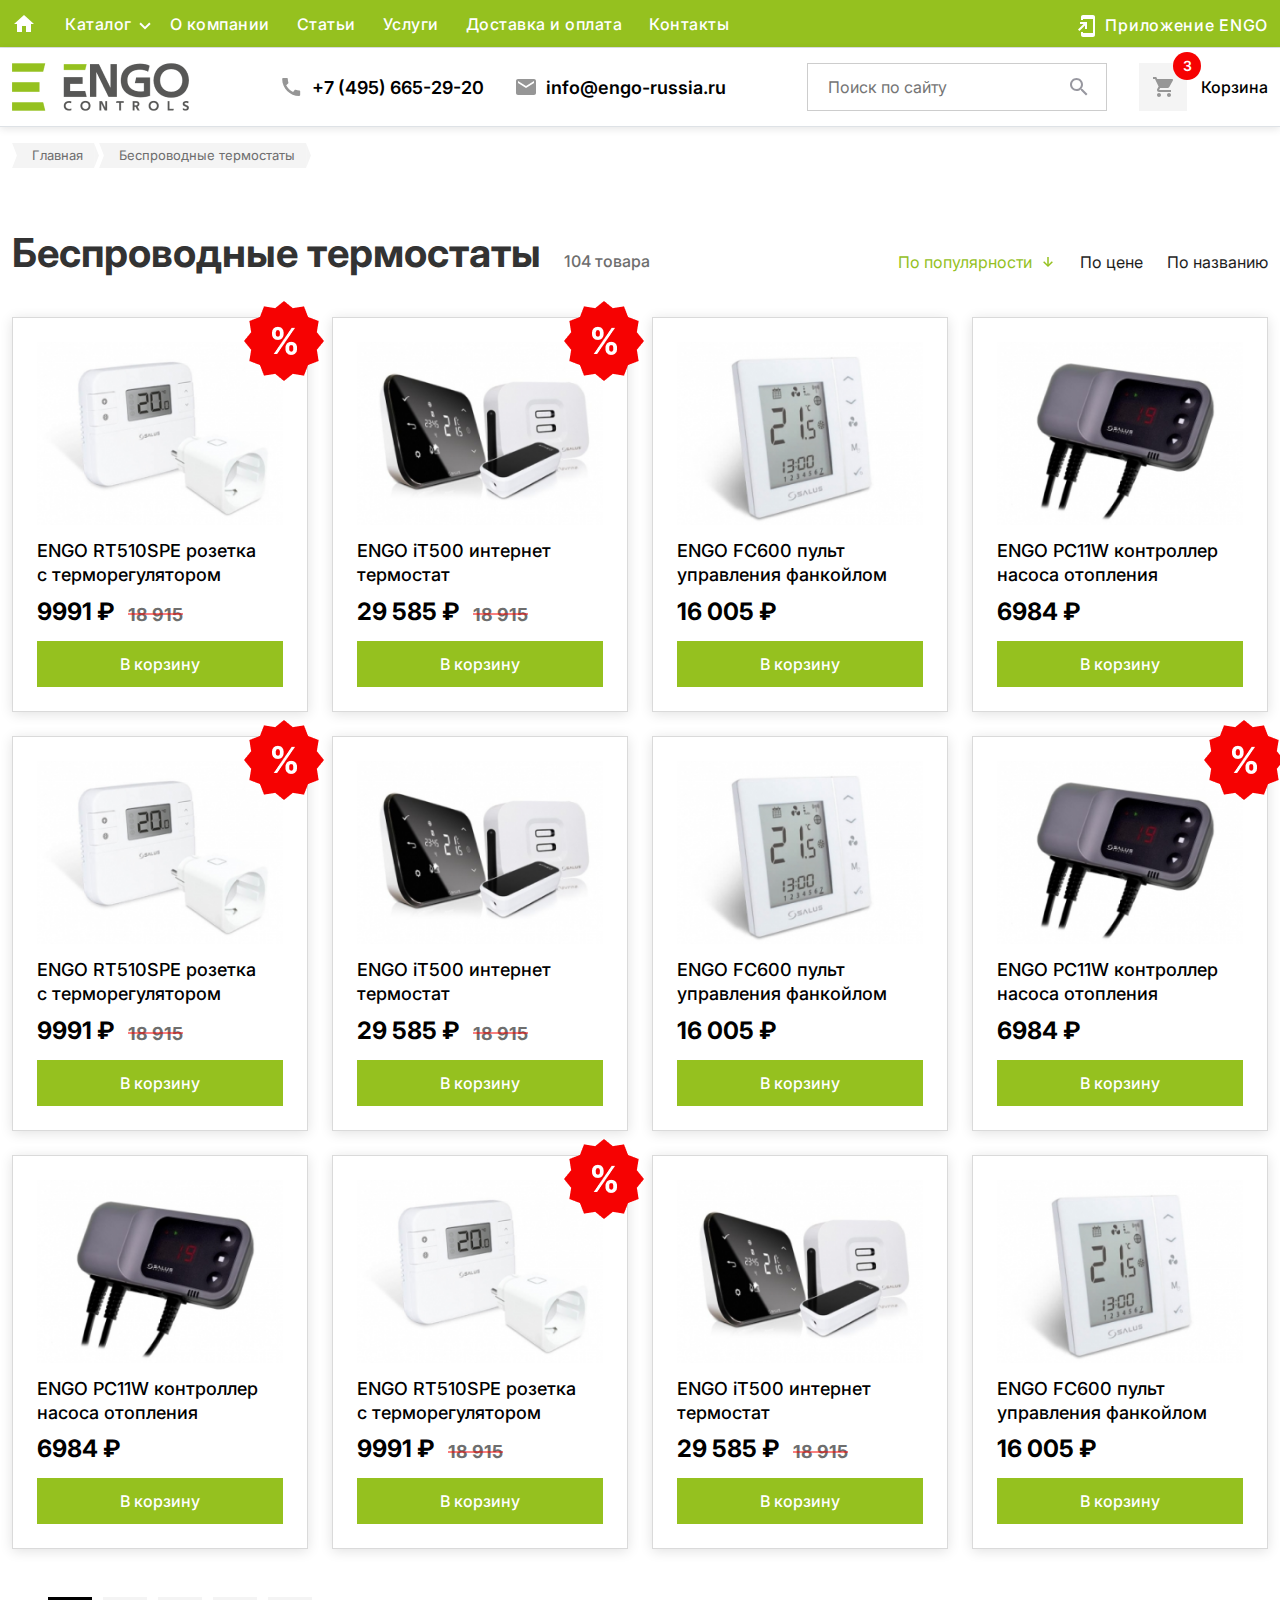
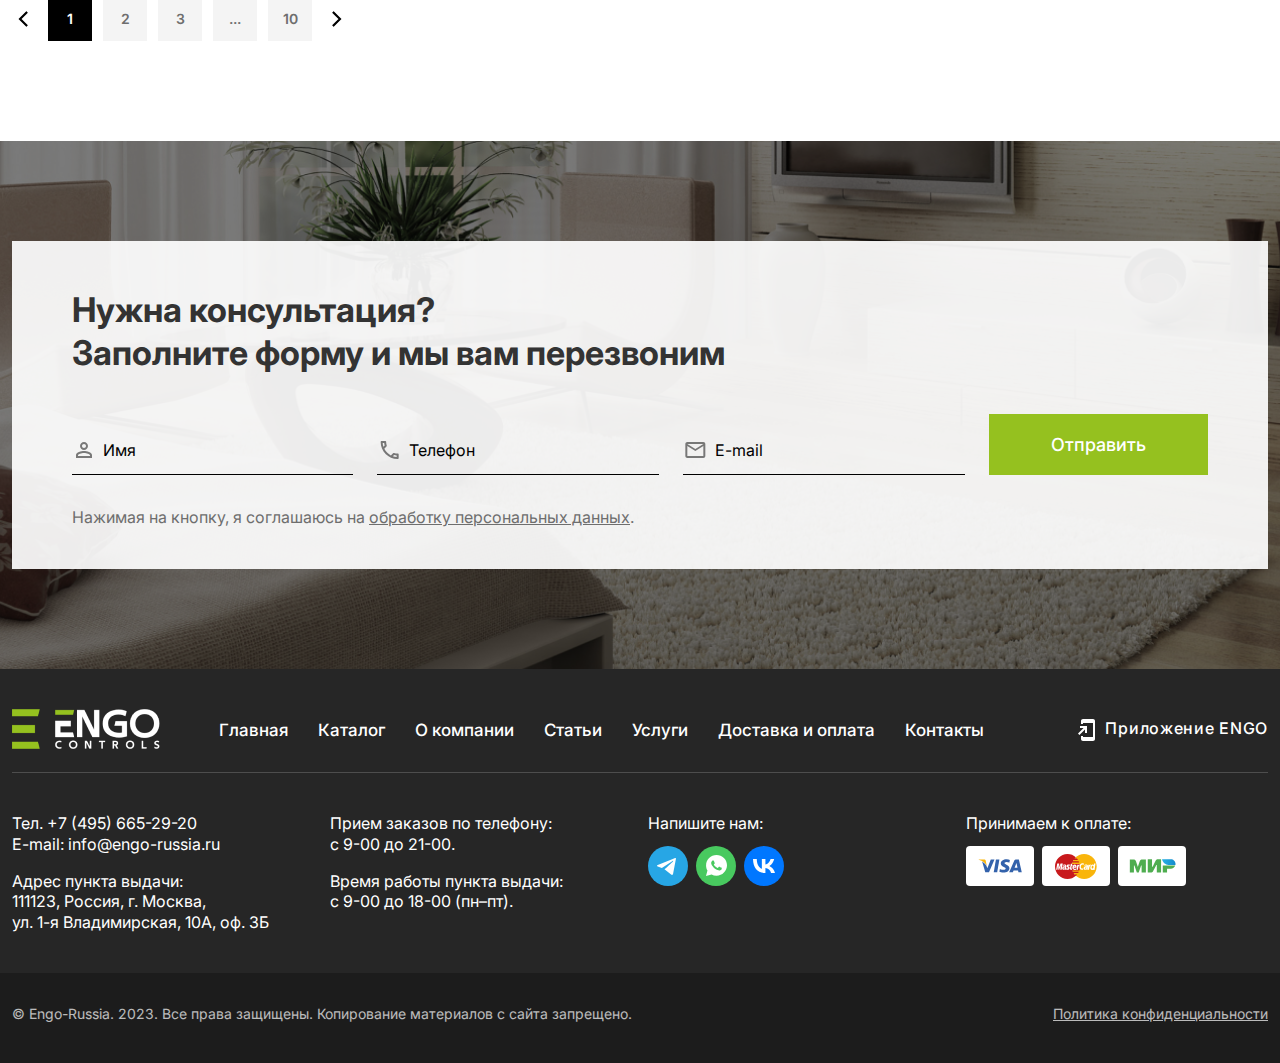
<file: catalog.html>
<!doctype html>
<html lang="en">
<head>
    <meta charset="utf-8">
    <meta name="viewport" content="width=device-width, initial-scale=1">
    <link rel="stylesheet" href="css/styles.css">

    <link
            rel="stylesheet"
            href="https://cdn.jsdelivr.net/npm/swiper@10/swiper-bundle.min.css"
    />
    <title>Bootstrap Sass &amp; JS</title>
</head>
<body>
<nav class="main-nav bg-success border-bottom d-none d-xl-flex ">
    <div class="container d-flex align-items-center flex-wrap">
        <a href="./index.html" class="header_home">
            <svg width="24" height="24" viewBox="0 0 24 24" fill="none" xmlns="http://www.w3.org/2000/svg">
                <g clip-path="url(#clip0_10_2080)">
                    <path d="M10 20V14H14V20H19V12H22L12 3L2 12H5V20H10Z" fill="white"/>
                </g>
                <defs>
                    <clipPath id="clip0_10_2080">
                        <rect width="24" height="24" fill="white"/>
                    </clipPath>
                </defs>
            </svg>
        </a>
        <ul class="nav me-auto nav_header">
            <li class="nav-item dropdown">
                <a class="nav-link dropdown-toggle" href="#" role="button" data-bs-toggle="dropdown"
                   aria-expanded="false">
                    Каталог
                    <svg width="12" height="8" viewBox="0 0 12 8" fill="none" xmlns="http://www.w3.org/2000/svg">
                        <path d="M1.05025 1.21725L6 6.16699L10.9497 1.21724" stroke="white" stroke-width="2"/>
                    </svg>
                </a>
                <ul class="dropdown-menu">
                    <li><a class="dropdown-item" href="./catalog.html">Проводные терморегуляторы</a></li>
                    <li><a class="dropdown-item" href="./catalog.html">Термоэлектрические приводы</a></li>
                    <li><a class="dropdown-item" href="./catalog.html">Интернет термостаты</a></li>
                    <li><a class="dropdown-item" href="./catalog.html">Дистанционное управление</a></li>
                    <li><a class="dropdown-item" href="./catalog.html">Проводная система управления</a></li>
                    <li><a class="dropdown-item" href="./catalog.html">Регуляторы управления насосом</a></li>
                    <li><a class="dropdown-item" href="./catalog.html">Аксессуары</a></li>
                    <li><a class="dropdown-item" href="./catalog.html">Беспроводные термостаты</a></li>

                </ul>
            </li>
            <li class="nav-item"><a href="./about.html" class="nav-link link-body-emphasis px-2">О компании</a></li>
            <li class="nav-item"><a href="./posts.html" class="nav-link link-body-emphasis px-2">Статьи</a></li>
            <li class="nav-item"><a href="./services.html" class="nav-link link-body-emphasis px-2">Услуги</a></li>
            <li class="nav-item"><a href="./delivery.html" class="nav-link link-body-emphasis px-2">Доставка и оплата</a></li>
            <li class="nav-item"><a href="./contacts.html" class="nav-link link-body-emphasis px-2">Контакты</a></li>

        </ul>
        <ul class="nav">
            <li class="nav-item"><a href="./app.html" class="nav-link link-body-emphasis  app">
                <svg width="24" height="24" viewBox="0 0 24 24" fill="none" xmlns="http://www.w3.org/2000/svg">
                    <g clip-path="url(#clip0_60_3678)">
                        <path d="M18 1.01L8 1C6.9 1 6 1.9 6 3V6H8V5H18V19H8V18H6V21C6 22.1 6.9 23 8 23H18C19.1 23 20 22.1 20 21V3C20 1.9 19.1 1.01 18 1.01ZM10 15H12V8H5V10H8.59L3 15.59L4.41 17L10 11.41V15Z"
                              fill="white"/>
                    </g>
                    <defs>
                        <clipPath id="clip0_60_3678">
                            <rect width="24" height="24" fill="white"/>
                        </clipPath>
                    </defs>
                </svg>
                Приложение ENGO</a>
            </li>
        </ul>
    </div>
</nav>
<div class="overlay"></div>
<header class="border-bottom header">
    <div class="container d-flex align-items-center justify-content-between header-wrp">
        <a href="./index.html" class="d-flex align-items-center  link-body-emphasis text-decoration-none logo">
            <img src="./img/engo_gray.png" alt="">
        </a>

        <div class="d-none align-items-center d-xl-flex header__contacts">
            <a href="tel:+74956652920" class="fw-semibold fz-18 d-flex align-items-center gap-2">
                <svg width="25" height="24" viewBox="0 0 25 24" fill="none" xmlns="http://www.w3.org/2000/svg">
                    <g clip-path="url(#clip0_60_3664)">
                        <path d="M20.1916 15.38C18.9616 15.38 17.7716 15.18 16.6616 14.82C16.3116 14.7 15.9216 14.79 15.6516 15.06L14.0816 17.03C11.2516 15.68 8.60164 13.13 7.19164 10.2L9.14164 8.54C9.41164 8.26 9.49164 7.87 9.38164 7.52C9.01164 6.41 8.82164 5.22 8.82164 3.99C8.82164 3.45 8.37164 3 7.83164 3H4.37164C3.83164 3 3.18164 3.24 3.18164 3.99C3.18164 13.28 10.9116 21 20.1916 21C20.9016 21 21.1816 20.37 21.1816 19.82V16.37C21.1816 15.83 20.7316 15.38 20.1916 15.38Z"
                              fill="#969696"/>
                    </g>
                    <defs>
                        <clipPath id="clip0_60_3664">
                            <rect width="24" height="24" fill="white" transform="translate(0.181641)"/>
                        </clipPath>
                    </defs>
                </svg>
                +7 (495) 665-29-20
            </a>
            <a href="mailto:info@engo-russia.ru" class="fw-semibold fz-18 d-flex align-items-center gap-2">
                <svg width="24" height="24" viewBox="0 0 24 24" fill="none" xmlns="http://www.w3.org/2000/svg">
                    <g clip-path="url(#clip0_41_2403)">
                        <path d="M20 4H4C2.9 4 2.01 4.9 2.01 6L2 18C2 19.1 2.9 20 4 20H20C21.1 20 22 19.1 22 18V6C22 4.9 21.1 4 20 4ZM20 8L12 13L4 8V6L12 11L20 6V8Z"
                              fill="#969696"/>
                    </g>
                    <defs>
                        <clipPath id="clip0_41_2403">
                            <rect width="24" height="24" fill="white"/>
                        </clipPath>
                    </defs>
                </svg>
                info@engo-russia.ru
            </a>
        </div>

        <div class="d-flex align-items-center gap-3 gap-xl-8">
            <form class=" header_search header_search-main" role="search">
                <input type="search" class="d-xl-block d-none" placeholder="Поиск по сайту" aria-label="Search">
                <button>
                    <svg width="18" height="18" viewBox="0 0 18 18" fill="none" xmlns="http://www.w3.org/2000/svg">
                        <path d="M6.5 0C8.22391 0 9.87721 0.684819 11.0962 1.90381C12.3152 3.12279 13 4.77609 13 6.5C13 8.11 12.41 9.59 11.44 10.73L11.71 11H12.5L17.5 16L16 17.5L11 12.5V11.71L10.73 11.44C9.59 12.41 8.11 13 6.5 13C4.77609 13 3.12279 12.3152 1.90381 11.0962C0.684819 9.87721 0 8.22391 0 6.5C0 4.77609 0.684819 3.12279 1.90381 1.90381C3.12279 0.684819 4.77609 0 6.5 0ZM6.5 2C4 2 2 4 2 6.5C2 9 4 11 6.5 11C9 11 11 9 11 6.5C11 4 9 2 6.5 2Z"
                              fill="#9898A0"/>
                    </svg>
                </button>
            </form>

            <a href="./cartPage.html" class="cart">
                <div class="cart__btn position-relative">
                    <svg width="20" height="20" viewBox="0 0 20 20" fill="none" xmlns="http://www.w3.org/2000/svg">
                        <path d="M6 16C4.9 16 4.01 16.9 4.01 18C4.01 19.1 4.9 20 6 20C7.1 20 8 19.1 8 18C8 16.9 7.1 16 6 16ZM0 0V2H2L5.6 9.59L4.25 12.04C4.09 12.32 4 12.65 4 13C4 14.1 4.9 15 6 15H18V13H6.42C6.28 13 6.17 12.89 6.17 12.75L6.2 12.63L7.1 11H14.55C15.3 11 15.96 10.59 16.3 9.97L19.88 3.48C19.96 3.34 20 3.17 20 3C20 2.45 19.55 2 19 2H4.21L3.27 0H0ZM16 16C14.9 16 14.01 16.9 14.01 18C14.01 19.1 14.9 20 16 20C17.1 20 18 19.1 18 18C18 16.9 17.1 16 16 16Z"
                              fill="#969696"/>
                    </svg>
                    <span class="position-absolute  start-100 translate-middle badge rounded-pill bg-danger text-white fw-semibold">
                    3
                </span>
                </div>
                <div class="fw-medium d-none d-xl-block">
                    Корзина
                </div>
            </a>
            <button class="navbar-toggler d-xl-none d-block collapsed" type="button" data-bs-toggle="collapse"
                    data-bs-target="#navbarNav" aria-controls="navbarNav" aria-expanded="false"
                    aria-label="Toggle navigation">
                <svg width="40" height="40" viewBox="0 0 40 40" fill="none" xmlns="http://www.w3.org/2000/svg">
                    <path d="M5 10H35V13H5V10Z" fill="black"/>
                    <path d="M5 18H35V21H5V18Z" fill="black"/>
                    <path d="M5 26H35V29H5V26Z" fill="black"/>
                </svg>
            </button>
        </div>
    </div>
    <div class="collapse navbar-collapse mobile-panel" id="navbarNav">
        <form class="w-100 mb-3  header_search" role="search">
            <input type="search" class="" placeholder="Поиск по сайту" aria-label="Search">
            <button>
                <svg width="18" height="18" viewBox="0 0 18 18" fill="none" xmlns="http://www.w3.org/2000/svg">
                    <path d="M6.5 0C8.22391 0 9.87721 0.684819 11.0962 1.90381C12.3152 3.12279 13 4.77609 13 6.5C13 8.11 12.41 9.59 11.44 10.73L11.71 11H12.5L17.5 16L16 17.5L11 12.5V11.71L10.73 11.44C9.59 12.41 8.11 13 6.5 13C4.77609 13 3.12279 12.3152 1.90381 11.0962C0.684819 9.87721 0 8.22391 0 6.5C0 4.77609 0.684819 3.12279 1.90381 1.90381C3.12279 0.684819 4.77609 0 6.5 0ZM6.5 2C4 2 2 4 2 6.5C2 9 4 11 6.5 11C9 11 11 9 11 6.5C11 4 9 2 6.5 2Z"
                          fill="#9898A0"/>
                </svg>
            </button>
        </form>
        <ul class="navbar-nav">
            <li class="nav-item active">
                <a class="nav-link" href="#">Главная</a>
            </li>
            <li class="nav-item dropdown"> <!-- Добавьте класс dropdown для элемента меню -->
                <a class="nav-link dropdown-toggle" href="#" id="navbarDropdown" role="button" data-bs-toggle="dropdown"
                   aria-haspopup="true" aria-expanded="false">
                    Каталог
                    <svg width="12" height="8" viewBox="0 0 12 8" fill="none" xmlns="http://www.w3.org/2000/svg">
                        <path d="M1.05025 1.21725L6 6.16699L10.9497 1.21724" stroke="#575756" stroke-width="2"/>
                    </svg>
                </a>
                <div class="dropdown-menu position-static" aria-labelledby="navbarDropdown">
                    <a class="dropdown-item" href="#">Проводные терморегуляторы</a>
                    <a class="dropdown-item" href="#">Термоэлектрические приводы</a>
                    <a class="dropdown-item" href="#">Интернет термостаты</a>
                    <a class="dropdown-item" href="#">Дистанционное управление</a>
                    <a class="dropdown-item" href="#">Проводная система управления</a>
                    <a class="dropdown-item" href="#">Регуляторы управления насосом</a>
                    <a class="dropdown-item" href="#">Аксессуары</a>
                    <a class="dropdown-item" href="#">Беспроводные термостаты</a>

                </div>
            </li>
            <li class="nav-item">
                <a class="nav-link" href="#">О компании</a>
            </li>
            <li class="nav-item">
                <a class="nav-link" href="#">Статьи</a>
            </li>
            <li class="nav-item">
                <a class="nav-link" href="#">Услуги</a>
            </li>
            <li class="nav-item">
                <a class="nav-link" href="#">Доставка и оплата</a>
            </li>
            <li class="nav-item">
                <a class="nav-link" href="#">Контакты</a>
            </li>
        </ul>
        <a href="#" class="nav-link link-body-emphasis text-success app-mob">
            <svg width="24" height="24" viewBox="0 0 24 24" fill="none" xmlns="http://www.w3.org/2000/svg">
                <g clip-path="url(#clip0_60_3678)">
                    <path d="M18 1.01L8 1C6.9 1 6 1.9 6 3V6H8V5H18V19H8V18H6V21C6 22.1 6.9 23 8 23H18C19.1 23 20 22.1 20 21V3C20 1.9 19.1 1.01 18 1.01ZM10 15H12V8H5V10H8.59L3 15.59L4.41 17L10 11.41V15Z"/>
                </g>
                <defs>
                    <clipPath id="clip0_60_3678">
                        <rect width="24" height="24" fill="white"/>
                    </clipPath>
                </defs>
            </svg>
            Приложение ENGO</a>

        <div class="divider"></div>

        <div class="d-flex flex-column mobile-panel-cont">
            <a href="tel:+74956652920" class="fw-semibold fz-18 d-flex align-items-center gap-2">
                <svg width="25" height="24" viewBox="0 0 25 24" fill="none" xmlns="http://www.w3.org/2000/svg">
                    <g clip-path="url(#clip0_60_3664)">
                        <path d="M20.1916 15.38C18.9616 15.38 17.7716 15.18 16.6616 14.82C16.3116 14.7 15.9216 14.79 15.6516 15.06L14.0816 17.03C11.2516 15.68 8.60164 13.13 7.19164 10.2L9.14164 8.54C9.41164 8.26 9.49164 7.87 9.38164 7.52C9.01164 6.41 8.82164 5.22 8.82164 3.99C8.82164 3.45 8.37164 3 7.83164 3H4.37164C3.83164 3 3.18164 3.24 3.18164 3.99C3.18164 13.28 10.9116 21 20.1916 21C20.9016 21 21.1816 20.37 21.1816 19.82V16.37C21.1816 15.83 20.7316 15.38 20.1916 15.38Z"
                              fill="#969696"/>
                    </g>
                    <defs>
                        <clipPath id="clip0_60_3664">
                            <rect width="24" height="24" fill="white" transform="translate(0.181641)"/>
                        </clipPath>
                    </defs>
                </svg>
                +7 (495) 665-29-20
            </a>
            <a href="mailto:info@engo-russia.ru" class="fw-semibold fz-18 d-flex align-items-center gap-2">
                <svg width="24" height="24" viewBox="0 0 24 24" fill="none" xmlns="http://www.w3.org/2000/svg">
                    <g clip-path="url(#clip0_41_2403)">
                        <path d="M20 4H4C2.9 4 2.01 4.9 2.01 6L2 18C2 19.1 2.9 20 4 20H20C21.1 20 22 19.1 22 18V6C22 4.9 21.1 4 20 4ZM20 8L12 13L4 8V6L12 11L20 6V8Z"
                              fill="#969696"/>
                    </g>
                    <defs>
                        <clipPath id="clip0_41_2403">
                            <rect width="24" height="24" fill="white"/>
                        </clipPath>
                    </defs>
                </svg>
                info@engo-russia.ru
            </a>
        </div>
        <ul class="d-flex gap-3 mt-3" style="margin-bottom: 0">
            <li><a href="#"><img src="./img/socials.svg" alt=""></a>
            </li>
            <li><a href="#"><img src="./img/socials-1.svg" alt=""></a>
            </li>
            <li><a href="#"><img src="./img/socials-2.svg" alt=""></a>
            </li>
        </ul>
    </div>

    <div class="mob-search d-none">
        <div class="d-flex align-items-center gap-4" style="padding: 0 18px">
            <svg class="header_search-back pointer" width="16" height="16" viewBox="0 0 16 16" fill="none" xmlns="http://www.w3.org/2000/svg">
                <path d="M16 7L3.83 7L9.42 1.41L8 0L0 8L8 16L9.41 14.59L3.83 9L16 9V7Z" fill="#979797"/>
            </svg>
            <form class="w-100 header_search " role="search">
                <input type="search" class="" placeholder="Поиск по сайту" aria-label="Search">
                <button>
                    <svg width="18" height="18" viewBox="0 0 18 18" fill="none" xmlns="http://www.w3.org/2000/svg">
                        <path d="M6.5 0C8.22391 0 9.87721 0.684819 11.0962 1.90381C12.3152 3.12279 13 4.77609 13 6.5C13 8.11 12.41 9.59 11.44 10.73L11.71 11H12.5L17.5 16L16 17.5L11 12.5V11.71L10.73 11.44C9.59 12.41 8.11 13 6.5 13C4.77609 13 3.12279 12.3152 1.90381 11.0962C0.684819 9.87721 0 8.22391 0 6.5C0 4.77609 0.684819 3.12279 1.90381 1.90381C3.12279 0.684819 4.77609 0 6.5 0ZM6.5 2C4 2 2 4 2 6.5C2 9 4 11 6.5 11C9 11 11 9 11 6.5C11 4 9 2 6.5 2Z"
                              fill="#9898A0"/>
                    </svg>
                </button>
            </form>
        </div>
    </div>
</header>


<main>
    <div class="container">
        <ul class="bread">
            <li>
                <a class="bread__link" href="./index.html">Главная</a>
            </li>
            <li>
                <a class="bread__link" href="#">Беспроводные термостаты</a>
            </li>
        </ul>
    </div>



    <div class="container">
        <div class="catalog">
            <div class="catalog__head">
                <h1>
                    Беспроводные термостаты
                    <span class="subtitle">104 товара</span>
                </h1>
                <div class="filter__tags">
                    <div class="filter__tags-item active">
                        По популярности
                    </div>
                    <div class="filter__tags-item">
                        По цене
                    </div>
                    <div class="filter__tags-item">
                        По названию
                    </div>
                </div>
            </div>
            <div class="catalog__grid">
                <a href="./shopItemZoom.html" class="shop_item withBadge">
                    <img src="./img/item1.png" alt="">
                    <div class="fz-18 fw-medium">ENGO RT510SPE розетка с терморегулятором</div>
                    <div>
                        <div class="price">
                            <div class="price_main">9991 ₽</div>
                            <div class="price_sec">18 915</div>
                        </div>
                         <button class="btn btn-success w-100 stop">В корзину</button>
                    </div>
                </a>
                <a href="./shopItemZoom.html" class="shop_item withBadge">
                    <img src="./img/item2.png" alt="">
                    <div class="fz-18 fw-medium">ENGO iT500 интернет термостат</div>
                    <div>
                        <div class="price">
                            <div class="price_main">29 585 ₽</div>
                            <div class="price_sec">18 915</div>
                        </div>
                         <button class="btn btn-success w-100 stop">В корзину</button>
                    </div>
                </a>
                <a href="./shopItemZoom.html" class="shop_item ">
                    <img src="./img/item3.png" alt="">
                    <div class="fz-18 fw-medium">ENGO FC600 пульт управления фанкойлом</div>
                    <div>
                        <div class="price">
                            <div class="price_main">16 005 ₽</div>
                        </div>
                         <button class="btn btn-success w-100 stop">В корзину</button>
                    </div>
                </a>
                <a href="./shopItemZoom.html" class="shop_item ">
                    <img src="./img/item4.png" alt="">
                    <div class="fz-18 fw-medium">ENGO PC11W контроллер насоса отопления</div>
                    <div>
                        <div class="price">
                            <div class="price_main">6984 ₽</div>
                        </div>
                         <button class="btn btn-success w-100 stop">В корзину</button>
                    </div>
                </a>
                <a href="./shopItemZoom.html" class="shop_item withBadge">
                    <img src="./img/item1.png" alt="">
                    <div class="fz-18 fw-medium">ENGO RT510SPE розетка с терморегулятором</div>
                    <div>
                        <div class="price">
                            <div class="price_main">9991 ₽</div>
                            <div class="price_sec">18 915</div>
                        </div>
                         <button class="btn btn-success w-100 stop">В корзину</button>
                    </div>
                </a>
                <a href="./shopItemZoom.html" class="shop_item ">
                    <img src="./img/item2.png" alt="">
                    <div class="fz-18 fw-medium">ENGO iT500 интернет термостат</div>
                    <div>
                        <div class="price">
                            <div class="price_main">29 585 ₽</div>
                            <div class="price_sec">18 915</div>
                        </div>
                         <button class="btn btn-success w-100 stop">В корзину</button>
                    </div>
                </a>
                <a href="./shopItemZoom.html" class="shop_item ">
                    <img src="./img/item3.png" alt="">
                    <div class="fz-18 fw-medium">ENGO FC600 пульт управления фанкойлом</div>
                    <div>
                        <div class="price">
                            <div class="price_main">16 005 ₽</div>
                        </div>
                         <button class="btn btn-success w-100 stop">В корзину</button>
                    </div>
                </a>
                <a href="./shopItemZoom.html" class="shop_item withBadge">
                    <img src="./img/item4.png" alt="">
                    <div class="fz-18 fw-medium">ENGO PC11W контроллер насоса отопления</div>
                    <div>
                        <div class="price">
                            <div class="price_main">6984 ₽</div>
                        </div>
                         <button class="btn btn-success w-100 stop">В корзину</button>
                    </div>
                </a>
                <a href="./shopItemZoom.html" class="shop_item ">
                    <img src="./img/item4.png" alt="">
                    <div class="fz-18 fw-medium">ENGO PC11W контроллер насоса отопления</div>
                    <div>
                        <div class="price">
                            <div class="price_main">6984 ₽</div>
                        </div>
                         <button class="btn btn-success w-100 stop">В корзину</button>
                    </div>
                </a>
                <a href="./shopItemZoom.html" class="shop_item withBadge">
                    <img src="./img/item1.png" alt="">
                    <div class="fz-18 fw-medium">ENGO RT510SPE розетка с терморегулятором</div>
                    <div>
                        <div class="price">
                            <div class="price_main">9991 ₽</div>
                            <div class="price_sec">18 915</div>
                        </div>
                         <button class="btn btn-success w-100 stop">В корзину</button>
                    </div>
                </a>
                <a href="./shopItemZoom.html" class="shop_item ">
                    <img src="./img/item2.png" alt="">
                    <div class="fz-18 fw-medium">ENGO iT500 интернет термостат</div>
                    <div>
                        <div class="price">
                            <div class="price_main">29 585 ₽</div>
                            <div class="price_sec">18 915</div>
                        </div>
                         <button class="btn btn-success w-100 stop">В корзину</button>
                    </div>
                </a>
                <a href="./shopItemZoom.html" class="shop_item ">
                    <img src="./img/item3.png" alt="">
                    <div class="fz-18 fw-medium">ENGO FC600 пульт управления фанкойлом</div>
                    <div>
                        <div class="price">
                            <div class="price_main">16 005 ₽</div>
                        </div>
                         <button class="btn btn-success w-100 stop">В корзину</button>
                    </div>
                </a>

            </div>
            <nav aria-label="Page navigation example">
                <ul class="pagination">
                    <li class="page-item">
                        <a class="page-link" href="#" aria-label="Previous">
                            <svg width="24" height="24" viewBox="0 0 24 24" fill="none" xmlns="http://www.w3.org/2000/svg">
                                <path d="M15.0711 4.92893L8 12L15.0711 19.0711" stroke="black" stroke-width="2"/>
                                <path d="M15.0711 4.92893L8 12L15.0711 19.0711" stroke="black" stroke-opacity="0.2" stroke-width="2"/>
                                <path d="M15.0711 4.92893L8 12L15.0711 19.0711" stroke="black" stroke-opacity="0.2" stroke-width="2"/>
                            </svg>
                        </a>
                    </li>
                    <li class="page-item active"><a class="page-link" href="#">1</a></li>
                    <li class="page-item"><a class="page-link" href="#">2</a></li>
                    <li class="page-item"><a class="page-link" href="#">3</a></li>
                    <li class="page-item"><a class="page-link" href="#">...</a></li>
                    <li class="page-item"><a class="page-link" href="#">10</a></li>
                    <li class="page-item">
                        <a class="page-link" href="#" aria-label="Next">
                            <svg width="24" height="24" viewBox="0 0 24 24" fill="none" xmlns="http://www.w3.org/2000/svg">
                                <path d="M8.92893 19.0711L16 12L8.92893 4.92893" stroke="black" stroke-width="2"/>
                                <path d="M8.92893 19.0711L16 12L8.92893 4.92893" stroke="black" stroke-opacity="0.2" stroke-width="2"/>
                                <path d="M8.92893 19.0711L16 12L8.92893 4.92893" stroke="black" stroke-opacity="0.2" stroke-width="2"/>
                            </svg>
                        </a>
                    </li>
                </ul>
            </nav>
        </div>



    </div>

    <div class="modal fade" id="successSended" tabindex="-1" aria-labelledby="successSendedLabel" aria-hidden="true">
        <div class="modal-dialog">
            <form class="modal-content modal-successSended" action="#">
                <button type="button" class="btn-close-modal text-white" data-bs-dismiss="modal" aria-label="Close">
                    <svg width="24" height="24" viewBox="0 0 24 24" fill="none" xmlns="http://www.w3.org/2000/svg">
                        <path d="M21 3L3 21" stroke="white" stroke-width="2" stroke-miterlimit="10"/>
                        <path d="M3 3L21 21" stroke="white" stroke-width="2" stroke-miterlimit="10"/>
                    </svg>
                </button>
                <div  class="modal-body">
                    <h2 class="text-center">Спасибо</h2>
                    <p class="modal-successSended-txt">Наш менеджер свяжется с вами&nbsp;в&nbsp;ближайшее время.</p>
                    <button class="btn btn-success">Понятно</button>
                </div>
            </form>
        </div>
    </div>

    <div class="banner" style="background: url('./img/application_form.jpg') center/cover no-repeat">
        <div class="container">
            <div class="banner__wrp">
                <div>
                    <h2>
                        Нужна консультация?<br/>
                        Заполните форму и&nbsp;мы&nbsp;вам перезвоним
                    </h2>
                    <form>
                        <div class="banner__form gap-6">
                            <div class="  banner__inp">
                                <img src="./img/input_user.svg" alt="">
                                <input type="text" placeholder="Имя" id="name" name="name" >
                            </div>
                            <div class="   banner__inp">
                                <img src="./img/input_phone.svg" alt="">
                                <input type="tel" placeholder="Телефон" id="phone" name="phone" >
                            </div>
                            <div class="   banner__inp">
                                <img src="./img/input_email.svg" alt="">
                                <input type="email" placeholder="E-mail" id="email" name="email" >
                            </div>
                            <button type="submit" class="btn btn-success  prevent" data-bs-toggle="modal" data-bs-target="#successSended">Отправить</button>
                        </div>

                    </form>
                    <p class="banner__form-ps">Нажимая на кнопку, я соглашаюсь на <a href="./data.html" target="_blank">обработку персональных
                        данных</a>.</p>
                </div>
            </div>

        </div>
    </div>
</main>

<footer class="footer">
    <div class="container">
        <div class="footer__top">
            <a href="./index.html" class="d-flex align-items-center mb-3 mb-lg-0  link-body-emphasis text-decoration-none logo">
                <img src="./img/engo_white.png" alt="">
            </a>
            <ul class="nav me-auto">
                <li class="nav-item"><a href="./index.html" class="nav-link">Главная</a></li>
                <li class="nav-item"><a href="./catalogAll.html" class="nav-link">Каталог</a></li>
                <li class="nav-item"><a href="./about.html" class="nav-link">О компании</a></li>
                <li class="nav-item"><a href="./posts.html" class="nav-link">Статьи</a></li>
                <li class="nav-item"><a href="./services.html" class="nav-link">Услуги</a></li>
                <li class="nav-item"><a href="./delivery.html" class="nav-link">Доставка и оплата</a></li>
                <li class="nav-item"><a href="./contacts.html" class="nav-link">Контакты</a></li>
            </ul>
            <a href="./app.html" class="nav-link link-body-emphasis app">
                <svg width="24" height="24" viewBox="0 0 24 24" fill="none" xmlns="http://www.w3.org/2000/svg">
                    <g clip-path="url(#clip0_60_3678)">
                        <path d="M18 1.01L8 1C6.9 1 6 1.9 6 3V6H8V5H18V19H8V18H6V21C6 22.1 6.9 23 8 23H18C19.1 23 20 22.1 20 21V3C20 1.9 19.1 1.01 18 1.01ZM10 15H12V8H5V10H8.59L3 15.59L4.41 17L10 11.41V15Z"
                              fill="white"/>
                    </g>
                    <defs>
                        <clipPath id="clip0_60_3678">
                            <rect width="24" height="24" fill="white"/>
                        </clipPath>
                    </defs>
                </svg>
                Приложение ENGO</a>
        </div>

        <div class="footer__main">
            <div class="d-flex flex-column footer__cont">
                <div>
                    <a href="tel:+74956652920">Тел. +7 (495) 665-29-20</a>
                    <a href="mailto:info@engo-russia.ru">E-mail: info@engo-russia.ru</a>
                </div>

                <div>
                    Адрес пункта выдачи:<br/>
                    111123, Россия, г. Москва,<br/>
                    ул. 1-я Владимирская, 10А, оф. 3Б
                </div>
            </div>
            <div class="d-flex flex-column footer__cont">
                <div>
                    Прием заказов по телефону: <br>
                    с 9-00 до 21-00.
                </div>
                <div>
                    Время работы пункта выдачи: <br>
                    с 9-00 до 18-00 (пн–пт).
                </div>
            </div>
            <div class="d-flex flex-column gap-3">
                <div>Напишите нам:</div>
                <ul class="d-flex soclials">
                    <li><a href="#"><img src="./img/socials.svg" alt=""></a>
                    </li>
                    <li><a href="#"><img src="./img/socials-1.svg" alt=""></a>
                    </li>
                    <li><a href="#"><img src="./img/socials-2.svg" alt=""></a>
                    </li>
                </ul>
            </div>
            <div class="d-flex flex-column gap-3">
                <div>Принимаем к оплате:</div>
                <ul class="d-flex">
                    <li><a href="#"><img src="./img/visa.svg" alt=""></a>
                    </li>
                    <li><a href="#"><img src="./img/master_card.svg" alt=""></a>
                    </li>
                    <li><a href="#"><img src="./img/mir.svg" alt=""></a>
                    </li>
                </ul>
            </div>
        </div>
    </div>
    <div class="footer__bot">
        <div class="container">
            <div class="footer__bot-wrp">
                <div>
                    © Engo-Russia. 2023. Все права защищены. Копирование материалов с сайта запрещено.
                </div>
                <a href="./data.html" class="text-decoration-underline">Политика конфиденциальности</a>
            </div>
        </div>
    </div>
</footer>

<script src="https://cdn.jsdelivr.net/npm/swiper@10/swiper-bundle.min.js"></script>
<script src="https://cdn.jsdelivr.net/npm/bootstrap@5.3.0/dist/js/bootstrap.bundle.min.js"></script>
<script src="js/main.js"></script>
</body>
</html>
</file>
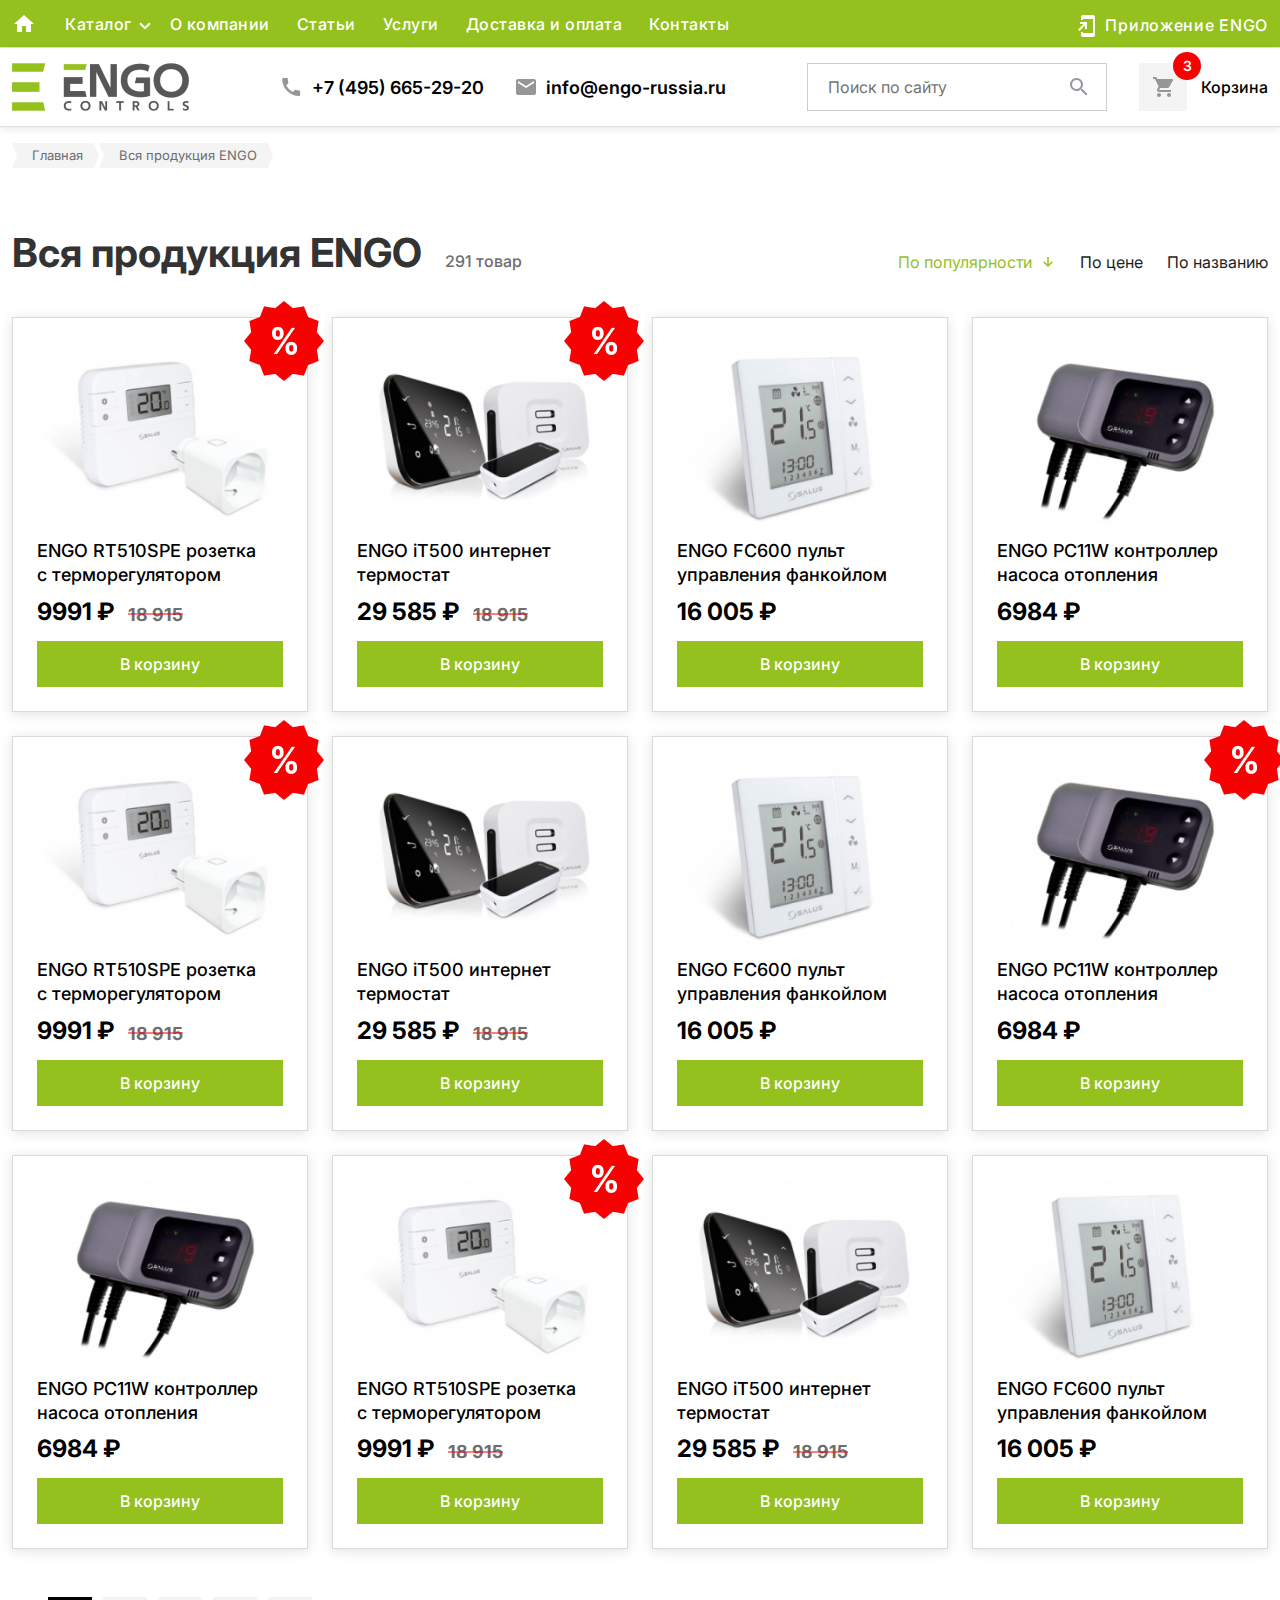
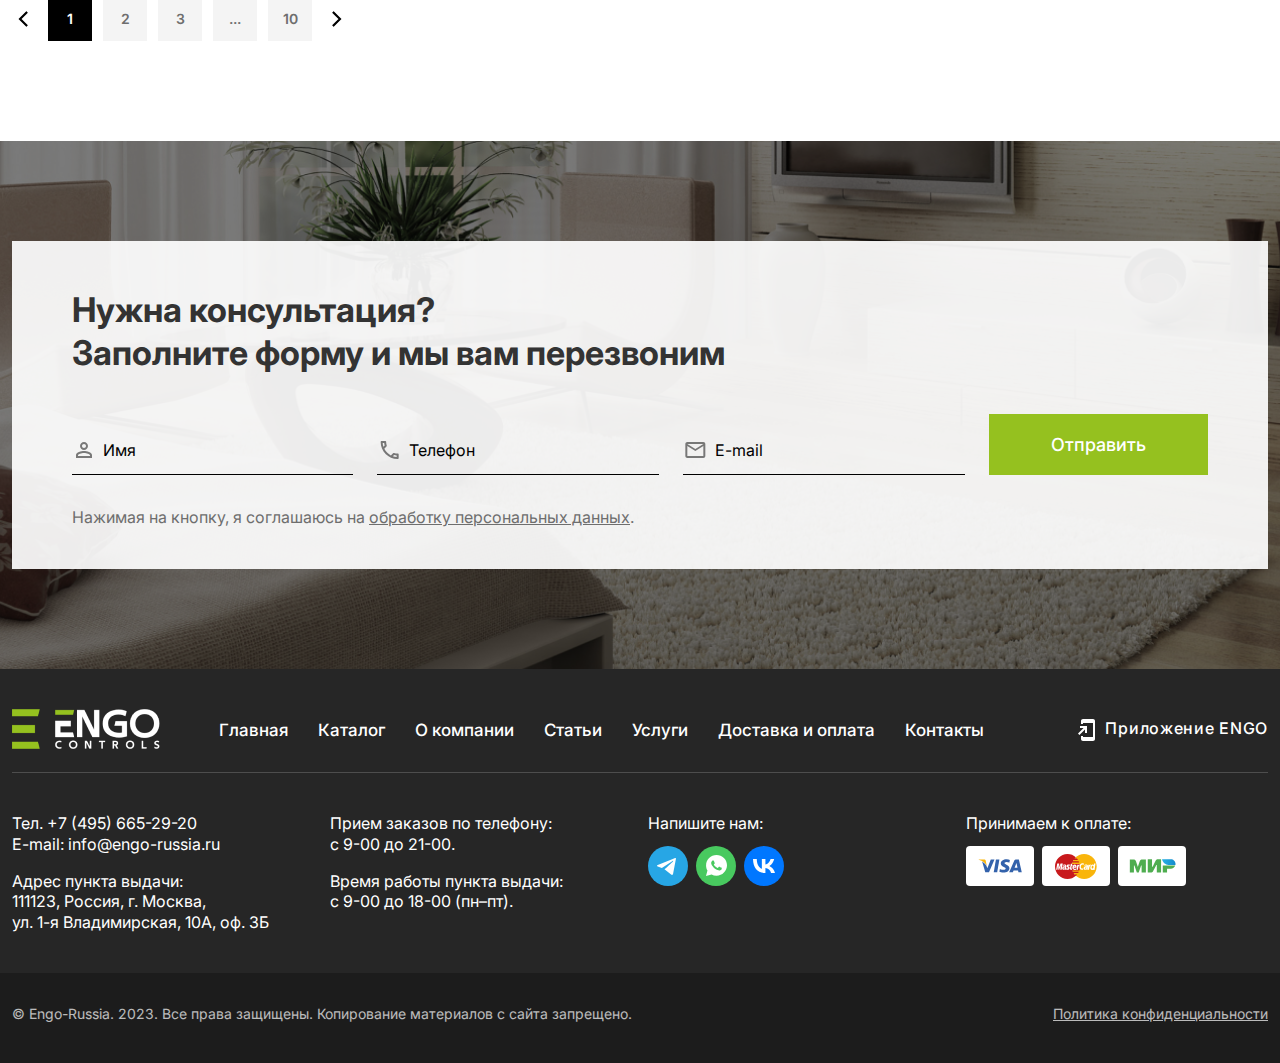
<file: catalogAll.html>
<!doctype html>
<html lang="en">
<head>
    <meta charset="utf-8">
    <meta name="viewport" content="width=device-width, initial-scale=1">
    <link rel="stylesheet" href="css/styles.css">

    <link
            rel="stylesheet"
            href="https://cdn.jsdelivr.net/npm/swiper@10/swiper-bundle.min.css"
    />
    <title>Bootstrap Sass &amp; JS</title>
</head>
<body>
<nav class="main-nav bg-success border-bottom d-none d-xl-flex ">
    <div class="container d-flex align-items-center flex-wrap">
        <a href="./index.html" class="header_home">
            <svg width="24" height="24" viewBox="0 0 24 24" fill="none" xmlns="http://www.w3.org/2000/svg">
                <g clip-path="url(#clip0_10_2080)">
                    <path d="M10 20V14H14V20H19V12H22L12 3L2 12H5V20H10Z" fill="white"/>
                </g>
                <defs>
                    <clipPath id="clip0_10_2080">
                        <rect width="24" height="24" fill="white"/>
                    </clipPath>
                </defs>
            </svg>
        </a>
        <ul class="nav me-auto nav_header">
            <li class="nav-item dropdown">
                <a class="nav-link dropdown-toggle" href="#" role="button" data-bs-toggle="dropdown"
                   aria-expanded="false">
                    Каталог
                    <svg width="12" height="8" viewBox="0 0 12 8" fill="none" xmlns="http://www.w3.org/2000/svg">
                        <path d="M1.05025 1.21725L6 6.16699L10.9497 1.21724" stroke="white" stroke-width="2"/>
                    </svg>
                </a>
                <ul class="dropdown-menu">
                    <li><a class="dropdown-item" href="./catalog.html">Проводные терморегуляторы</a></li>
                    <li><a class="dropdown-item" href="./catalog.html">Термоэлектрические приводы</a></li>
                    <li><a class="dropdown-item" href="./catalog.html">Интернет термостаты</a></li>
                    <li><a class="dropdown-item" href="./catalog.html">Дистанционное управление</a></li>
                    <li><a class="dropdown-item" href="./catalog.html">Проводная система управления</a></li>
                    <li><a class="dropdown-item" href="./catalog.html">Регуляторы управления насосом</a></li>
                    <li><a class="dropdown-item" href="./catalog.html">Аксессуары</a></li>
                    <li><a class="dropdown-item" href="./catalog.html">Беспроводные термостаты</a></li>

                </ul>
            </li>
            <li class="nav-item"><a href="./about.html" class="nav-link link-body-emphasis px-2">О компании</a></li>
            <li class="nav-item"><a href="./posts.html" class="nav-link link-body-emphasis px-2">Статьи</a></li>
            <li class="nav-item"><a href="./services.html" class="nav-link link-body-emphasis px-2">Услуги</a></li>
            <li class="nav-item"><a href="./delivery.html" class="nav-link link-body-emphasis px-2">Доставка и оплата</a></li>
            <li class="nav-item"><a href="./contacts.html" class="nav-link link-body-emphasis px-2">Контакты</a></li>

        </ul>
        <ul class="nav">
            <li class="nav-item"><a href="./app.html" class="nav-link link-body-emphasis  app">
                <svg width="24" height="24" viewBox="0 0 24 24" fill="none" xmlns="http://www.w3.org/2000/svg">
                    <g clip-path="url(#clip0_60_3678)">
                        <path d="M18 1.01L8 1C6.9 1 6 1.9 6 3V6H8V5H18V19H8V18H6V21C6 22.1 6.9 23 8 23H18C19.1 23 20 22.1 20 21V3C20 1.9 19.1 1.01 18 1.01ZM10 15H12V8H5V10H8.59L3 15.59L4.41 17L10 11.41V15Z"
                              fill="white"/>
                    </g>
                    <defs>
                        <clipPath id="clip0_60_3678">
                            <rect width="24" height="24" fill="white"/>
                        </clipPath>
                    </defs>
                </svg>
                Приложение ENGO</a>
            </li>
        </ul>
    </div>
</nav>
<div class="overlay"></div>
<header class="border-bottom header">
    <div class="container d-flex align-items-center justify-content-between header-wrp">
        <a href="./index.html" class="d-flex align-items-center  link-body-emphasis text-decoration-none logo">
            <img src="./img/engo_gray.png" alt="">
        </a>

        <div class="d-none align-items-center d-xl-flex header__contacts">
            <a href="tel:+74956652920" class="fw-semibold fz-18 d-flex align-items-center gap-2">
                <svg width="25" height="24" viewBox="0 0 25 24" fill="none" xmlns="http://www.w3.org/2000/svg">
                    <g clip-path="url(#clip0_60_3664)">
                        <path d="M20.1916 15.38C18.9616 15.38 17.7716 15.18 16.6616 14.82C16.3116 14.7 15.9216 14.79 15.6516 15.06L14.0816 17.03C11.2516 15.68 8.60164 13.13 7.19164 10.2L9.14164 8.54C9.41164 8.26 9.49164 7.87 9.38164 7.52C9.01164 6.41 8.82164 5.22 8.82164 3.99C8.82164 3.45 8.37164 3 7.83164 3H4.37164C3.83164 3 3.18164 3.24 3.18164 3.99C3.18164 13.28 10.9116 21 20.1916 21C20.9016 21 21.1816 20.37 21.1816 19.82V16.37C21.1816 15.83 20.7316 15.38 20.1916 15.38Z"
                              fill="#969696"/>
                    </g>
                    <defs>
                        <clipPath id="clip0_60_3664">
                            <rect width="24" height="24" fill="white" transform="translate(0.181641)"/>
                        </clipPath>
                    </defs>
                </svg>
                +7 (495) 665-29-20
            </a>
            <a href="mailto:info@engo-russia.ru" class="fw-semibold fz-18 d-flex align-items-center gap-2">
                <svg width="24" height="24" viewBox="0 0 24 24" fill="none" xmlns="http://www.w3.org/2000/svg">
                    <g clip-path="url(#clip0_41_2403)">
                        <path d="M20 4H4C2.9 4 2.01 4.9 2.01 6L2 18C2 19.1 2.9 20 4 20H20C21.1 20 22 19.1 22 18V6C22 4.9 21.1 4 20 4ZM20 8L12 13L4 8V6L12 11L20 6V8Z"
                              fill="#969696"/>
                    </g>
                    <defs>
                        <clipPath id="clip0_41_2403">
                            <rect width="24" height="24" fill="white"/>
                        </clipPath>
                    </defs>
                </svg>
                info@engo-russia.ru
            </a>
        </div>

        <div class="d-flex align-items-center gap-3 gap-xl-8">
            <form class=" header_search header_search-main" role="search">
                <input type="search" class="d-xl-block d-none" placeholder="Поиск по сайту" aria-label="Search">
                <button>
                    <svg width="18" height="18" viewBox="0 0 18 18" fill="none" xmlns="http://www.w3.org/2000/svg">
                        <path d="M6.5 0C8.22391 0 9.87721 0.684819 11.0962 1.90381C12.3152 3.12279 13 4.77609 13 6.5C13 8.11 12.41 9.59 11.44 10.73L11.71 11H12.5L17.5 16L16 17.5L11 12.5V11.71L10.73 11.44C9.59 12.41 8.11 13 6.5 13C4.77609 13 3.12279 12.3152 1.90381 11.0962C0.684819 9.87721 0 8.22391 0 6.5C0 4.77609 0.684819 3.12279 1.90381 1.90381C3.12279 0.684819 4.77609 0 6.5 0ZM6.5 2C4 2 2 4 2 6.5C2 9 4 11 6.5 11C9 11 11 9 11 6.5C11 4 9 2 6.5 2Z"
                              fill="#9898A0"/>
                    </svg>
                </button>
            </form>

            <a href="./cartPage.html" class="cart">
                <div class="cart__btn position-relative">
                    <svg width="20" height="20" viewBox="0 0 20 20" fill="none" xmlns="http://www.w3.org/2000/svg">
                        <path d="M6 16C4.9 16 4.01 16.9 4.01 18C4.01 19.1 4.9 20 6 20C7.1 20 8 19.1 8 18C8 16.9 7.1 16 6 16ZM0 0V2H2L5.6 9.59L4.25 12.04C4.09 12.32 4 12.65 4 13C4 14.1 4.9 15 6 15H18V13H6.42C6.28 13 6.17 12.89 6.17 12.75L6.2 12.63L7.1 11H14.55C15.3 11 15.96 10.59 16.3 9.97L19.88 3.48C19.96 3.34 20 3.17 20 3C20 2.45 19.55 2 19 2H4.21L3.27 0H0ZM16 16C14.9 16 14.01 16.9 14.01 18C14.01 19.1 14.9 20 16 20C17.1 20 18 19.1 18 18C18 16.9 17.1 16 16 16Z"
                              fill="#969696"/>
                    </svg>
                    <span class="position-absolute  start-100 translate-middle badge rounded-pill bg-danger text-white fw-semibold">
                    3
                </span>
                </div>
                <div class="fw-medium d-none d-xl-block">
                    Корзина
                </div>
            </a>
            <button class="navbar-toggler d-xl-none d-block collapsed" type="button" data-bs-toggle="collapse"
                    data-bs-target="#navbarNav" aria-controls="navbarNav" aria-expanded="false"
                    aria-label="Toggle navigation">
                <svg width="40" height="40" viewBox="0 0 40 40" fill="none" xmlns="http://www.w3.org/2000/svg">
                    <path d="M5 10H35V13H5V10Z" fill="black"/>
                    <path d="M5 18H35V21H5V18Z" fill="black"/>
                    <path d="M5 26H35V29H5V26Z" fill="black"/>
                </svg>
            </button>
        </div>
    </div>
    <div class="collapse navbar-collapse mobile-panel" id="navbarNav">
        <form class="w-100 mb-3  header_search" role="search">
            <input type="search" class="" placeholder="Поиск по сайту" aria-label="Search">
            <button>
                <svg width="18" height="18" viewBox="0 0 18 18" fill="none" xmlns="http://www.w3.org/2000/svg">
                    <path d="M6.5 0C8.22391 0 9.87721 0.684819 11.0962 1.90381C12.3152 3.12279 13 4.77609 13 6.5C13 8.11 12.41 9.59 11.44 10.73L11.71 11H12.5L17.5 16L16 17.5L11 12.5V11.71L10.73 11.44C9.59 12.41 8.11 13 6.5 13C4.77609 13 3.12279 12.3152 1.90381 11.0962C0.684819 9.87721 0 8.22391 0 6.5C0 4.77609 0.684819 3.12279 1.90381 1.90381C3.12279 0.684819 4.77609 0 6.5 0ZM6.5 2C4 2 2 4 2 6.5C2 9 4 11 6.5 11C9 11 11 9 11 6.5C11 4 9 2 6.5 2Z"
                          fill="#9898A0"/>
                </svg>
            </button>
        </form>
        <ul class="navbar-nav">
            <li class="nav-item active">
                <a class="nav-link" href="#">Главная</a>
            </li>
            <li class="nav-item dropdown"> <!-- Добавьте класс dropdown для элемента меню -->
                <a class="nav-link dropdown-toggle" href="#" id="navbarDropdown" role="button" data-bs-toggle="dropdown"
                   aria-haspopup="true" aria-expanded="false">
                    Каталог
                    <svg width="12" height="8" viewBox="0 0 12 8" fill="none" xmlns="http://www.w3.org/2000/svg">
                        <path d="M1.05025 1.21725L6 6.16699L10.9497 1.21724" stroke="#575756" stroke-width="2"/>
                    </svg>
                </a>
                <div class="dropdown-menu position-static" aria-labelledby="navbarDropdown">
                    <a class="dropdown-item" href="#">Проводные терморегуляторы</a>
                    <a class="dropdown-item" href="#">Термоэлектрические приводы</a>
                    <a class="dropdown-item" href="#">Интернет термостаты</a>
                    <a class="dropdown-item" href="#">Дистанционное управление</a>
                    <a class="dropdown-item" href="#">Проводная система управления</a>
                    <a class="dropdown-item" href="#">Регуляторы управления насосом</a>
                    <a class="dropdown-item" href="#">Аксессуары</a>
                    <a class="dropdown-item" href="#">Беспроводные термостаты</a>

                </div>
            </li>
            <li class="nav-item">
                <a class="nav-link" href="#">О компании</a>
            </li>
            <li class="nav-item">
                <a class="nav-link" href="#">Статьи</a>
            </li>
            <li class="nav-item">
                <a class="nav-link" href="#">Услуги</a>
            </li>
            <li class="nav-item">
                <a class="nav-link" href="#">Доставка и оплата</a>
            </li>
            <li class="nav-item">
                <a class="nav-link" href="#">Контакты</a>
            </li>
        </ul>
        <a href="#" class="nav-link link-body-emphasis text-success app-mob">
            <svg width="24" height="24" viewBox="0 0 24 24" fill="none" xmlns="http://www.w3.org/2000/svg">
                <g clip-path="url(#clip0_60_3678)">
                    <path d="M18 1.01L8 1C6.9 1 6 1.9 6 3V6H8V5H18V19H8V18H6V21C6 22.1 6.9 23 8 23H18C19.1 23 20 22.1 20 21V3C20 1.9 19.1 1.01 18 1.01ZM10 15H12V8H5V10H8.59L3 15.59L4.41 17L10 11.41V15Z"/>
                </g>
                <defs>
                    <clipPath id="clip0_60_3678">
                        <rect width="24" height="24" fill="white"/>
                    </clipPath>
                </defs>
            </svg>
            Приложение ENGO</a>

        <div class="divider"></div>

        <div class="d-flex flex-column mobile-panel-cont">
            <a href="tel:+74956652920" class="fw-semibold fz-18 d-flex align-items-center gap-2">
                <svg width="25" height="24" viewBox="0 0 25 24" fill="none" xmlns="http://www.w3.org/2000/svg">
                    <g clip-path="url(#clip0_60_3664)">
                        <path d="M20.1916 15.38C18.9616 15.38 17.7716 15.18 16.6616 14.82C16.3116 14.7 15.9216 14.79 15.6516 15.06L14.0816 17.03C11.2516 15.68 8.60164 13.13 7.19164 10.2L9.14164 8.54C9.41164 8.26 9.49164 7.87 9.38164 7.52C9.01164 6.41 8.82164 5.22 8.82164 3.99C8.82164 3.45 8.37164 3 7.83164 3H4.37164C3.83164 3 3.18164 3.24 3.18164 3.99C3.18164 13.28 10.9116 21 20.1916 21C20.9016 21 21.1816 20.37 21.1816 19.82V16.37C21.1816 15.83 20.7316 15.38 20.1916 15.38Z"
                              fill="#969696"/>
                    </g>
                    <defs>
                        <clipPath id="clip0_60_3664">
                            <rect width="24" height="24" fill="white" transform="translate(0.181641)"/>
                        </clipPath>
                    </defs>
                </svg>
                +7 (495) 665-29-20
            </a>
            <a href="mailto:info@engo-russia.ru" class="fw-semibold fz-18 d-flex align-items-center gap-2">
                <svg width="24" height="24" viewBox="0 0 24 24" fill="none" xmlns="http://www.w3.org/2000/svg">
                    <g clip-path="url(#clip0_41_2403)">
                        <path d="M20 4H4C2.9 4 2.01 4.9 2.01 6L2 18C2 19.1 2.9 20 4 20H20C21.1 20 22 19.1 22 18V6C22 4.9 21.1 4 20 4ZM20 8L12 13L4 8V6L12 11L20 6V8Z"
                              fill="#969696"/>
                    </g>
                    <defs>
                        <clipPath id="clip0_41_2403">
                            <rect width="24" height="24" fill="white"/>
                        </clipPath>
                    </defs>
                </svg>
                info@engo-russia.ru
            </a>
        </div>
        <ul class="d-flex gap-3 mt-3" style="margin-bottom: 0">
            <li><a href="#"><img src="./img/socials.svg" alt=""></a>
            </li>
            <li><a href="#"><img src="./img/socials-1.svg" alt=""></a>
            </li>
            <li><a href="#"><img src="./img/socials-2.svg" alt=""></a>
            </li>
        </ul>
    </div>

    <div class="mob-search d-none">
        <div class="d-flex align-items-center gap-4" style="padding: 0 18px">
            <svg class="header_search-back pointer" width="16" height="16" viewBox="0 0 16 16" fill="none" xmlns="http://www.w3.org/2000/svg">
                <path d="M16 7L3.83 7L9.42 1.41L8 0L0 8L8 16L9.41 14.59L3.83 9L16 9V7Z" fill="#979797"/>
            </svg>
            <form class="w-100 header_search " role="search">
                <input type="search" class="" placeholder="Поиск по сайту" aria-label="Search">
                <button>
                    <svg width="18" height="18" viewBox="0 0 18 18" fill="none" xmlns="http://www.w3.org/2000/svg">
                        <path d="M6.5 0C8.22391 0 9.87721 0.684819 11.0962 1.90381C12.3152 3.12279 13 4.77609 13 6.5C13 8.11 12.41 9.59 11.44 10.73L11.71 11H12.5L17.5 16L16 17.5L11 12.5V11.71L10.73 11.44C9.59 12.41 8.11 13 6.5 13C4.77609 13 3.12279 12.3152 1.90381 11.0962C0.684819 9.87721 0 8.22391 0 6.5C0 4.77609 0.684819 3.12279 1.90381 1.90381C3.12279 0.684819 4.77609 0 6.5 0ZM6.5 2C4 2 2 4 2 6.5C2 9 4 11 6.5 11C9 11 11 9 11 6.5C11 4 9 2 6.5 2Z"
                              fill="#9898A0"/>
                    </svg>
                </button>
            </form>
        </div>
    </div>
</header>


<main>
    <div class="container">
        <ul class="bread">
            <li>
                <a class="bread__link" href="./index.html">Главная</a>
            </li>
            <li>
                <a class="bread__link" href="#">Вся продукция ENGO</a>
            </li>
        </ul>
    </div>



    <div class="container">
        <div class="catalog">
            <div class="catalog__head">
                <h1>
                    Вся продукция ENGO
                    <span class="subtitle">291 товар</span>
                </h1>
                <div class="filter__tags">
                    <div class="filter__tags-item active">
                        По популярности
                    </div>
                    <div class="filter__tags-item">
                        По цене
                    </div>
                    <div class="filter__tags-item">
                        По названию
                    </div>
                </div>
            </div>
            <div class="catalog__grid">
                <a href="./shopItemZoom.html" class="shop_item withBadge">
                    <img src="./img/item1.png" alt="">
                    <div class="fz-18 fw-medium">ENGO RT510SPE розетка с терморегулятором</div>
                    <div>
                        <div class="price">
                            <div class="price_main">9991 ₽</div>
                            <div class="price_sec">18 915</div>
                        </div>
                         <button class="btn btn-success w-100 stop">В корзину</button>
                    </div>
                </a>
                <a href="./shopItemZoom.html" class="shop_item withBadge">
                    <img src="./img/item2.png" alt="">
                    <div class="fz-18 fw-medium">ENGO iT500 интернет термостат</div>
                    <div>
                        <div class="price">
                            <div class="price_main">29 585 ₽</div>
                            <div class="price_sec">18 915</div>
                        </div>
                         <button class="btn btn-success w-100 stop">В корзину</button>
                    </div>
                </a>
                <a href="./shopItemZoom.html" class="shop_item ">
                    <img src="./img/item3.png" alt="">
                    <div class="fz-18 fw-medium">ENGO FC600 пульт управления фанкойлом</div>
                    <div>
                        <div class="price">
                            <div class="price_main">16 005 ₽</div>
                        </div>
                         <button class="btn btn-success w-100 stop">В корзину</button>
                    </div>
                </a>
                <a href="./shopItemZoom.html" class="shop_item ">
                    <img src="./img/item4.png" alt="">
                    <div class="fz-18 fw-medium">ENGO PC11W контроллер насоса отопления</div>
                    <div>
                        <div class="price">
                            <div class="price_main">6984 ₽</div>
                        </div>
                         <button class="btn btn-success w-100 stop">В корзину</button>
                    </div>
                </a>
                <a href="./shopItemZoom.html" class="shop_item withBadge">
                    <img src="./img/item1.png" alt="">
                    <div class="fz-18 fw-medium">ENGO RT510SPE розетка с терморегулятором</div>
                    <div>
                        <div class="price">
                            <div class="price_main">9991 ₽</div>
                            <div class="price_sec">18 915</div>
                        </div>
                         <button class="btn btn-success w-100 stop">В корзину</button>
                    </div>
                </a>
                <a href="./shopItemZoom.html" class="shop_item ">
                    <img src="./img/item2.png" alt="">
                    <div class="fz-18 fw-medium">ENGO iT500 интернет термостат</div>
                    <div>
                        <div class="price">
                            <div class="price_main">29 585 ₽</div>
                            <div class="price_sec">18 915</div>
                        </div>
                         <button class="btn btn-success w-100 stop">В корзину</button>
                    </div>
                </a>
                <a href="./shopItemZoom.html" class="shop_item ">
                    <img src="./img/item3.png" alt="">
                    <div class="fz-18 fw-medium">ENGO FC600 пульт управления фанкойлом</div>
                    <div>
                        <div class="price">
                            <div class="price_main">16 005 ₽</div>
                        </div>
                         <button class="btn btn-success w-100 stop">В корзину</button>
                    </div>
                </a>
                <a href="./shopItemZoom.html" class="shop_item withBadge">
                    <img src="./img/item4.png" alt="">
                    <div class="fz-18 fw-medium">ENGO PC11W контроллер насоса отопления</div>
                    <div>
                        <div class="price">
                            <div class="price_main">6984 ₽</div>
                        </div>
                         <button class="btn btn-success w-100 stop">В корзину</button>
                    </div>
                </a>
                <a href="./shopItemZoom.html" class="shop_item ">
                    <img src="./img/item4.png" alt="">
                    <div class="fz-18 fw-medium">ENGO PC11W контроллер насоса отопления</div>
                    <div>
                        <div class="price">
                            <div class="price_main">6984 ₽</div>
                        </div>
                         <button class="btn btn-success w-100 stop">В корзину</button>
                    </div>
                </a>
                <a href="./shopItemZoom.html" class="shop_item withBadge">
                    <img src="./img/item1.png" alt="">
                    <div class="fz-18 fw-medium">ENGO RT510SPE розетка с терморегулятором</div>
                    <div>
                        <div class="price">
                            <div class="price_main">9991 ₽</div>
                            <div class="price_sec">18 915</div>
                        </div>
                         <button class="btn btn-success w-100 stop">В корзину</button>
                    </div>
                </a>
                <a href="./shopItemZoom.html" class="shop_item ">
                    <img src="./img/item2.png" alt="">
                    <div class="fz-18 fw-medium">ENGO iT500 интернет термостат</div>
                    <div>
                        <div class="price">
                            <div class="price_main">29 585 ₽</div>
                            <div class="price_sec">18 915</div>
                        </div>
                         <button class="btn btn-success w-100 stop">В корзину</button>
                    </div>
                </a>
                <a href="./shopItemZoom.html" class="shop_item ">
                    <img src="./img/item3.png" alt="">
                    <div class="fz-18 fw-medium">ENGO FC600 пульт управления фанкойлом</div>
                    <div>
                        <div class="price">
                            <div class="price_main">16 005 ₽</div>
                        </div>
                         <button class="btn btn-success w-100 stop">В корзину</button>
                    </div>
                </a>

            </div>
            <nav aria-label="Page navigation example">
                <ul class="pagination">
                    <li class="page-item">
                        <a class="page-link" href="#" aria-label="Previous">
                            <svg width="24" height="24" viewBox="0 0 24 24" fill="none" xmlns="http://www.w3.org/2000/svg">
                                <path d="M15.0711 4.92893L8 12L15.0711 19.0711" stroke="black" stroke-width="2"/>
                                <path d="M15.0711 4.92893L8 12L15.0711 19.0711" stroke="black" stroke-opacity="0.2" stroke-width="2"/>
                                <path d="M15.0711 4.92893L8 12L15.0711 19.0711" stroke="black" stroke-opacity="0.2" stroke-width="2"/>
                            </svg>
                        </a>
                    </li>
                    <li class="page-item active"><a class="page-link" href="#">1</a></li>
                    <li class="page-item"><a class="page-link" href="#">2</a></li>
                    <li class="page-item"><a class="page-link" href="#">3</a></li>
                    <li class="page-item"><a class="page-link" href="#">...</a></li>
                    <li class="page-item"><a class="page-link" href="#">10</a></li>
                    <li class="page-item">
                        <a class="page-link" href="#" aria-label="Next">
                            <svg width="24" height="24" viewBox="0 0 24 24" fill="none" xmlns="http://www.w3.org/2000/svg">
                                <path d="M8.92893 19.0711L16 12L8.92893 4.92893" stroke="black" stroke-width="2"/>
                                <path d="M8.92893 19.0711L16 12L8.92893 4.92893" stroke="black" stroke-opacity="0.2" stroke-width="2"/>
                                <path d="M8.92893 19.0711L16 12L8.92893 4.92893" stroke="black" stroke-opacity="0.2" stroke-width="2"/>
                            </svg>
                        </a>
                    </li>
                </ul>
            </nav>
        </div>



    </div>

    <div class="modal fade" id="successSended" tabindex="-1" aria-labelledby="successSendedLabel" aria-hidden="true">
        <div class="modal-dialog">
            <form class="modal-content modal-successSended" action="#">
                <button type="button" class="btn-close-modal text-white" data-bs-dismiss="modal" aria-label="Close">
                    <svg width="24" height="24" viewBox="0 0 24 24" fill="none" xmlns="http://www.w3.org/2000/svg">
                        <path d="M21 3L3 21" stroke="white" stroke-width="2" stroke-miterlimit="10"/>
                        <path d="M3 3L21 21" stroke="white" stroke-width="2" stroke-miterlimit="10"/>
                    </svg>
                </button>
                <div  class="modal-body">
                    <h2 class="text-center">Спасибо</h2>
                    <p class="modal-successSended-txt">Наш менеджер свяжется с вами&nbsp;в&nbsp;ближайшее время.</p>
                    <button class="btn btn-success">Понятно</button>
                </div>
            </form>
        </div>
    </div>

    <div class="banner" style="background: url('./img/application_form.jpg') center/cover no-repeat">
        <div class="container">
            <div class="banner__wrp">
                <div>
                    <h2>
                        Нужна консультация?<br/>
                        Заполните форму и&nbsp;мы&nbsp;вам перезвоним
                    </h2>
                    <form>
                        <div class="banner__form gap-6">
                            <div class="  banner__inp">
                                <img src="./img/input_user.svg" alt="">
                                <input type="text" placeholder="Имя" id="name" name="name" >
                            </div>
                            <div class="   banner__inp">
                                <img src="./img/input_phone.svg" alt="">
                                <input type="tel" placeholder="Телефон" id="phone" name="phone" >
                            </div>
                            <div class="   banner__inp">
                                <img src="./img/input_email.svg" alt="">
                                <input type="email" placeholder="E-mail" id="email" name="email" >
                            </div>
                            <button type="submit" class="btn btn-success  prevent" data-bs-toggle="modal" data-bs-target="#successSended">Отправить</button>
                        </div>

                    </form>
                    <p class="banner__form-ps">Нажимая на кнопку, я соглашаюсь на <a href="./data.html" target="_blank">обработку персональных
                        данных</a>.</p>
                </div>
            </div>

        </div>
    </div>
</main>

<footer class="footer">
    <div class="container">
        <div class="footer__top">
            <a href="./index.html" class="d-flex align-items-center mb-3 mb-lg-0  link-body-emphasis text-decoration-none logo">
                <img src="./img/engo_white.png" alt="">
            </a>
            <ul class="nav me-auto">
                <li class="nav-item"><a href="./index.html" class="nav-link">Главная</a></li>
                <li class="nav-item"><a href="./catalogAll.html" class="nav-link">Каталог</a></li>
                <li class="nav-item"><a href="./about.html" class="nav-link">О компании</a></li>
                <li class="nav-item"><a href="./posts.html" class="nav-link">Статьи</a></li>
                <li class="nav-item"><a href="./services.html" class="nav-link">Услуги</a></li>
                <li class="nav-item"><a href="./delivery.html" class="nav-link">Доставка и оплата</a></li>
                <li class="nav-item"><a href="./contacts.html" class="nav-link">Контакты</a></li>
            </ul>
            <a href="./app.html" class="nav-link link-body-emphasis app">
                <svg width="24" height="24" viewBox="0 0 24 24" fill="none" xmlns="http://www.w3.org/2000/svg">
                    <g clip-path="url(#clip0_60_3678)">
                        <path d="M18 1.01L8 1C6.9 1 6 1.9 6 3V6H8V5H18V19H8V18H6V21C6 22.1 6.9 23 8 23H18C19.1 23 20 22.1 20 21V3C20 1.9 19.1 1.01 18 1.01ZM10 15H12V8H5V10H8.59L3 15.59L4.41 17L10 11.41V15Z"
                              fill="white"/>
                    </g>
                    <defs>
                        <clipPath id="clip0_60_3678">
                            <rect width="24" height="24" fill="white"/>
                        </clipPath>
                    </defs>
                </svg>
                Приложение ENGO</a>
        </div>

        <div class="footer__main">
            <div class="d-flex flex-column footer__cont">
                <div>
                    <a href="tel:+74956652920">Тел. +7 (495) 665-29-20</a>
                    <a href="mailto:info@engo-russia.ru">E-mail: info@engo-russia.ru</a>
                </div>

                <div>
                    Адрес пункта выдачи:<br/>
                    111123, Россия, г. Москва,<br/>
                    ул. 1-я Владимирская, 10А, оф. 3Б
                </div>
            </div>
            <div class="d-flex flex-column footer__cont">
                <div>
                    Прием заказов по телефону: <br>
                    с 9-00 до 21-00.
                </div>
                <div>
                    Время работы пункта выдачи: <br>
                    с 9-00 до 18-00 (пн–пт).
                </div>
            </div>
            <div class="d-flex flex-column gap-3">
                <div>Напишите нам:</div>
                <ul class="d-flex soclials">
                    <li><a href="#"><img src="./img/socials.svg" alt=""></a>
                    </li>
                    <li><a href="#"><img src="./img/socials-1.svg" alt=""></a>
                    </li>
                    <li><a href="#"><img src="./img/socials-2.svg" alt=""></a>
                    </li>
                </ul>
            </div>
            <div class="d-flex flex-column gap-3">
                <div>Принимаем к оплате:</div>
                <ul class="d-flex">
                    <li><a href="#"><img src="./img/visa.svg" alt=""></a>
                    </li>
                    <li><a href="#"><img src="./img/master_card.svg" alt=""></a>
                    </li>
                    <li><a href="#"><img src="./img/mir.svg" alt=""></a>
                    </li>
                </ul>
            </div>
        </div>
    </div>
    <div class="footer__bot">
        <div class="container">
            <div class="footer__bot-wrp">
                <div>
                    © Engo-Russia. 2023. Все права защищены. Копирование материалов с сайта запрещено.
                </div>
                <a href="./data.html" class="text-decoration-underline">Политика конфиденциальности</a>
            </div>
        </div>
    </div>
</footer>

<script src="https://cdn.jsdelivr.net/npm/swiper@10/swiper-bundle.min.js"></script>
<script src="https://cdn.jsdelivr.net/npm/bootstrap@5.3.0/dist/js/bootstrap.bundle.min.js"></script>
<script src="js/main.js"></script>
</body>
</html>
</file>
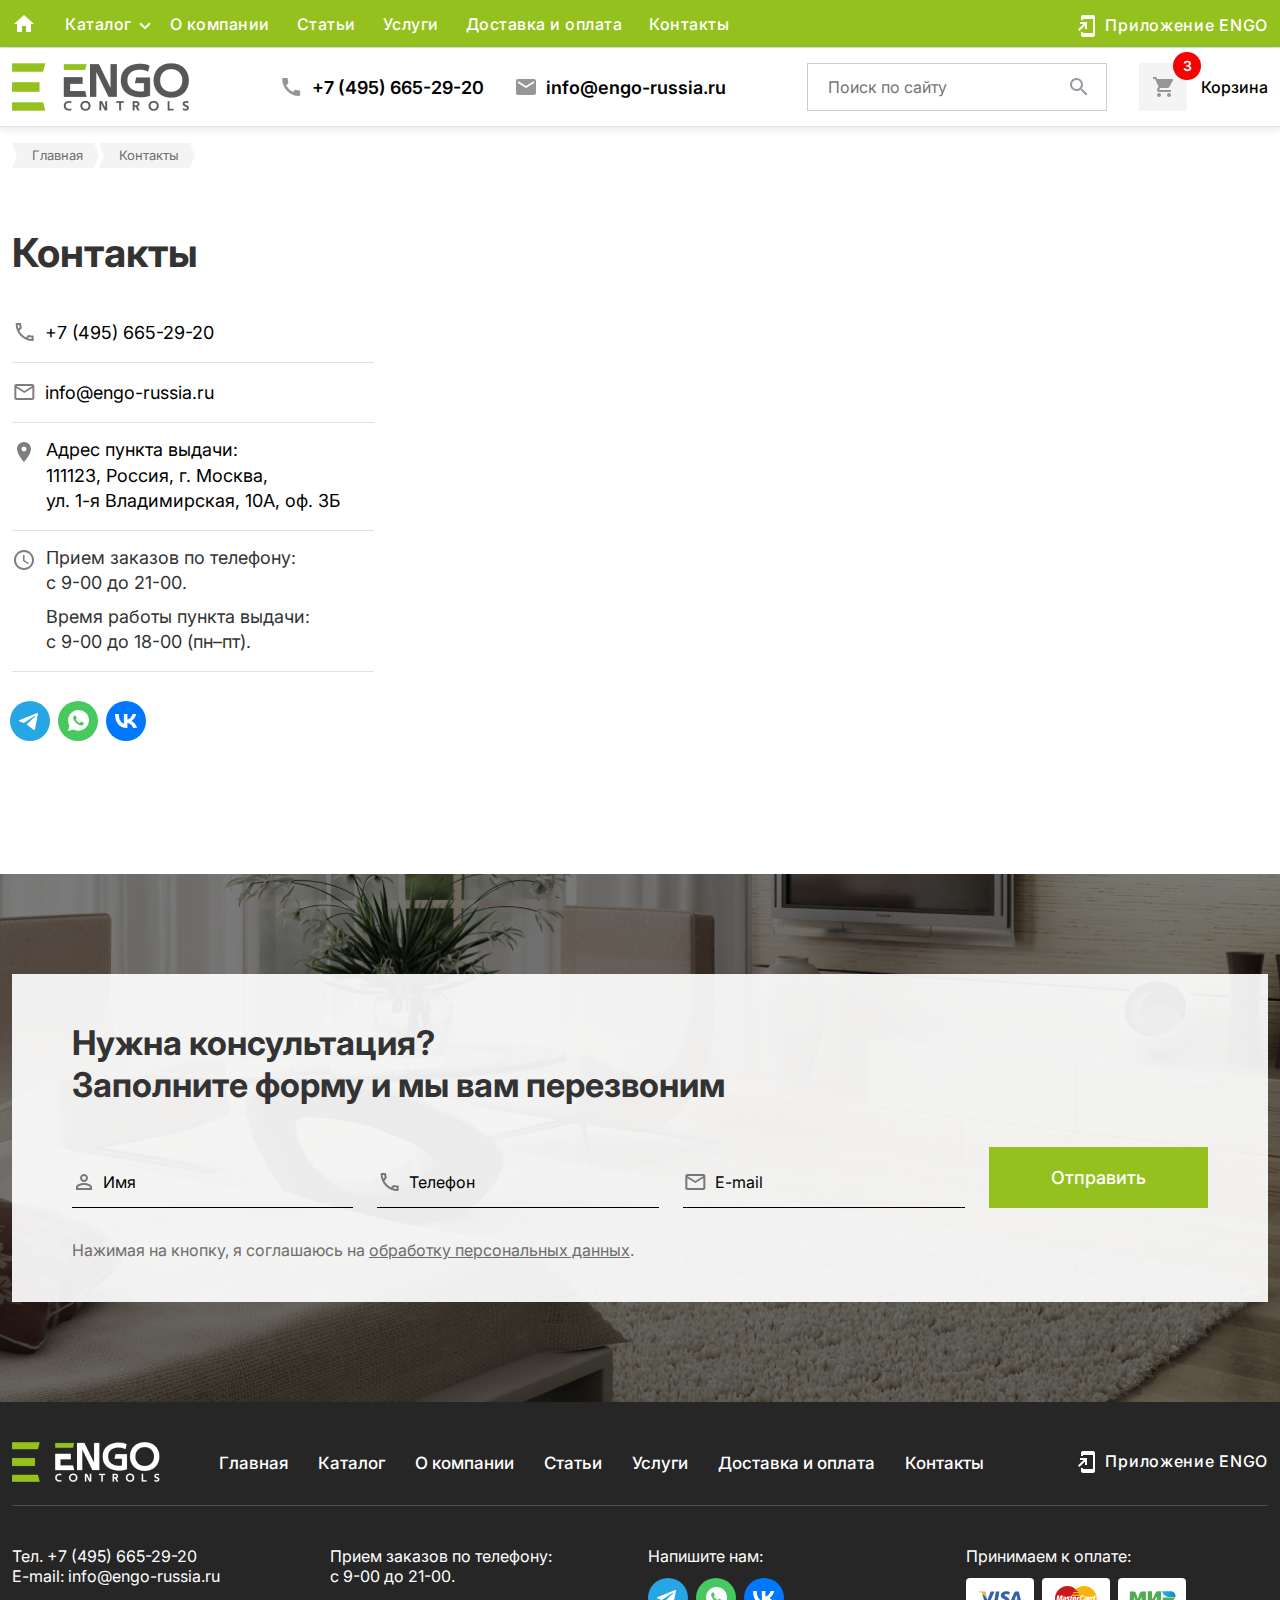
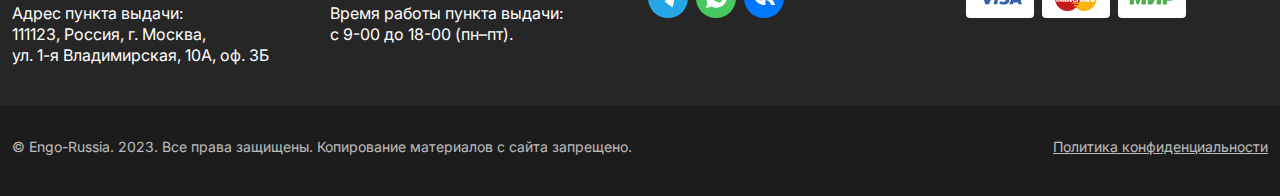
<file: contacts.html>
<!doctype html>
<html lang="en">
<head>
    <meta charset="utf-8">
    <meta name="viewport" content="width=device-width, initial-scale=1">
    <link rel="stylesheet" href="css/styles.css">

    <link
            rel="stylesheet"
            href="https://cdn.jsdelivr.net/npm/swiper@10/swiper-bundle.min.css"
    />
    <title>Bootstrap Sass &amp; JS</title>
</head>
<body>
<nav class="main-nav bg-success border-bottom d-none d-xl-flex ">
    <div class="container d-flex align-items-center flex-wrap">
        <a href="./index.html" class="header_home">
            <svg width="24" height="24" viewBox="0 0 24 24" fill="none" xmlns="http://www.w3.org/2000/svg">
                <g clip-path="url(#clip0_10_2080)">
                    <path d="M10 20V14H14V20H19V12H22L12 3L2 12H5V20H10Z" fill="white"/>
                </g>
                <defs>
                    <clipPath id="clip0_10_2080">
                        <rect width="24" height="24" fill="white"/>
                    </clipPath>
                </defs>
            </svg>
        </a>
        <ul class="nav me-auto nav_header">
            <li class="nav-item dropdown">
                <a class="nav-link dropdown-toggle" href="#" role="button" data-bs-toggle="dropdown"
                   aria-expanded="false">
                    Каталог
                    <svg width="12" height="8" viewBox="0 0 12 8" fill="none" xmlns="http://www.w3.org/2000/svg">
                        <path d="M1.05025 1.21725L6 6.16699L10.9497 1.21724" stroke="white" stroke-width="2"/>
                    </svg>
                </a>
                <ul class="dropdown-menu">
                    <li><a class="dropdown-item" href="./catalog.html">Проводные терморегуляторы</a></li>
                    <li><a class="dropdown-item" href="./catalog.html">Термоэлектрические приводы</a></li>
                    <li><a class="dropdown-item" href="./catalog.html">Интернет термостаты</a></li>
                    <li><a class="dropdown-item" href="./catalog.html">Дистанционное управление</a></li>
                    <li><a class="dropdown-item" href="./catalog.html">Проводная система управления</a></li>
                    <li><a class="dropdown-item" href="./catalog.html">Регуляторы управления насосом</a></li>
                    <li><a class="dropdown-item" href="./catalog.html">Аксессуары</a></li>
                    <li><a class="dropdown-item" href="./catalog.html">Беспроводные термостаты</a></li>

                </ul>
            </li>
            <li class="nav-item"><a href="./about.html" class="nav-link link-body-emphasis px-2">О компании</a></li>
            <li class="nav-item"><a href="./posts.html" class="nav-link link-body-emphasis px-2">Статьи</a></li>
            <li class="nav-item"><a href="./services.html" class="nav-link link-body-emphasis px-2">Услуги</a></li>
            <li class="nav-item"><a href="./delivery.html" class="nav-link link-body-emphasis px-2">Доставка и оплата</a></li>
            <li class="nav-item"><a href="./contacts.html" class="nav-link link-body-emphasis px-2">Контакты</a></li>

        </ul>
        <ul class="nav">
            <li class="nav-item"><a href="./app.html" class="nav-link link-body-emphasis  app">
                <svg width="24" height="24" viewBox="0 0 24 24" fill="none" xmlns="http://www.w3.org/2000/svg">
                    <g clip-path="url(#clip0_60_3678)">
                        <path d="M18 1.01L8 1C6.9 1 6 1.9 6 3V6H8V5H18V19H8V18H6V21C6 22.1 6.9 23 8 23H18C19.1 23 20 22.1 20 21V3C20 1.9 19.1 1.01 18 1.01ZM10 15H12V8H5V10H8.59L3 15.59L4.41 17L10 11.41V15Z"
                              fill="white"/>
                    </g>
                    <defs>
                        <clipPath id="clip0_60_3678">
                            <rect width="24" height="24" fill="white"/>
                        </clipPath>
                    </defs>
                </svg>
                Приложение ENGO</a>
            </li>
        </ul>
    </div>
</nav>
<div class="overlay"></div>
<header class="border-bottom header">
    <div class="container d-flex align-items-center justify-content-between header-wrp">
        <a href="./index.html" class="d-flex align-items-center  link-body-emphasis text-decoration-none logo">
            <img src="./img/engo_gray.png" alt="">
        </a>

        <div class="d-none align-items-center d-xl-flex header__contacts">
            <a href="tel:+74956652920" class="fw-semibold fz-18 d-flex align-items-center gap-2">
                <svg width="25" height="24" viewBox="0 0 25 24" fill="none" xmlns="http://www.w3.org/2000/svg">
                    <g clip-path="url(#clip0_60_3664)">
                        <path d="M20.1916 15.38C18.9616 15.38 17.7716 15.18 16.6616 14.82C16.3116 14.7 15.9216 14.79 15.6516 15.06L14.0816 17.03C11.2516 15.68 8.60164 13.13 7.19164 10.2L9.14164 8.54C9.41164 8.26 9.49164 7.87 9.38164 7.52C9.01164 6.41 8.82164 5.22 8.82164 3.99C8.82164 3.45 8.37164 3 7.83164 3H4.37164C3.83164 3 3.18164 3.24 3.18164 3.99C3.18164 13.28 10.9116 21 20.1916 21C20.9016 21 21.1816 20.37 21.1816 19.82V16.37C21.1816 15.83 20.7316 15.38 20.1916 15.38Z"
                              fill="#969696"/>
                    </g>
                    <defs>
                        <clipPath id="clip0_60_3664">
                            <rect width="24" height="24" fill="white" transform="translate(0.181641)"/>
                        </clipPath>
                    </defs>
                </svg>
                +7 (495) 665-29-20
            </a>
            <a href="mailto:info@engo-russia.ru" class="fw-semibold fz-18 d-flex align-items-center gap-2">
                <svg width="24" height="24" viewBox="0 0 24 24" fill="none" xmlns="http://www.w3.org/2000/svg">
                    <g clip-path="url(#clip0_41_2403)">
                        <path d="M20 4H4C2.9 4 2.01 4.9 2.01 6L2 18C2 19.1 2.9 20 4 20H20C21.1 20 22 19.1 22 18V6C22 4.9 21.1 4 20 4ZM20 8L12 13L4 8V6L12 11L20 6V8Z"
                              fill="#969696"/>
                    </g>
                    <defs>
                        <clipPath id="clip0_41_2403">
                            <rect width="24" height="24" fill="white"/>
                        </clipPath>
                    </defs>
                </svg>
                info@engo-russia.ru
            </a>
        </div>

        <div class="d-flex align-items-center gap-3 gap-xl-8">
            <form class=" header_search header_search-main" role="search">
                <input type="search" class="d-xl-block d-none" placeholder="Поиск по сайту" aria-label="Search">
                <button>
                    <svg width="18" height="18" viewBox="0 0 18 18" fill="none" xmlns="http://www.w3.org/2000/svg">
                        <path d="M6.5 0C8.22391 0 9.87721 0.684819 11.0962 1.90381C12.3152 3.12279 13 4.77609 13 6.5C13 8.11 12.41 9.59 11.44 10.73L11.71 11H12.5L17.5 16L16 17.5L11 12.5V11.71L10.73 11.44C9.59 12.41 8.11 13 6.5 13C4.77609 13 3.12279 12.3152 1.90381 11.0962C0.684819 9.87721 0 8.22391 0 6.5C0 4.77609 0.684819 3.12279 1.90381 1.90381C3.12279 0.684819 4.77609 0 6.5 0ZM6.5 2C4 2 2 4 2 6.5C2 9 4 11 6.5 11C9 11 11 9 11 6.5C11 4 9 2 6.5 2Z"
                              fill="#9898A0"/>
                    </svg>
                </button>
            </form>

            <a href="./cartPage.html" class="cart">
                <div class="cart__btn position-relative">
                    <svg width="20" height="20" viewBox="0 0 20 20" fill="none" xmlns="http://www.w3.org/2000/svg">
                        <path d="M6 16C4.9 16 4.01 16.9 4.01 18C4.01 19.1 4.9 20 6 20C7.1 20 8 19.1 8 18C8 16.9 7.1 16 6 16ZM0 0V2H2L5.6 9.59L4.25 12.04C4.09 12.32 4 12.65 4 13C4 14.1 4.9 15 6 15H18V13H6.42C6.28 13 6.17 12.89 6.17 12.75L6.2 12.63L7.1 11H14.55C15.3 11 15.96 10.59 16.3 9.97L19.88 3.48C19.96 3.34 20 3.17 20 3C20 2.45 19.55 2 19 2H4.21L3.27 0H0ZM16 16C14.9 16 14.01 16.9 14.01 18C14.01 19.1 14.9 20 16 20C17.1 20 18 19.1 18 18C18 16.9 17.1 16 16 16Z"
                              fill="#969696"/>
                    </svg>
                    <span class="position-absolute  start-100 translate-middle badge rounded-pill bg-danger text-white fw-semibold">
                    3
                </span>
                </div>
                <div class="fw-medium d-none d-xl-block">
                    Корзина
                </div>
            </a>
            <button class="navbar-toggler d-xl-none d-block collapsed" type="button" data-bs-toggle="collapse"
                    data-bs-target="#navbarNav" aria-controls="navbarNav" aria-expanded="false"
                    aria-label="Toggle navigation">
                <svg width="40" height="40" viewBox="0 0 40 40" fill="none" xmlns="http://www.w3.org/2000/svg">
                    <path d="M5 10H35V13H5V10Z" fill="black"/>
                    <path d="M5 18H35V21H5V18Z" fill="black"/>
                    <path d="M5 26H35V29H5V26Z" fill="black"/>
                </svg>
            </button>
        </div>
    </div>
    <div class="collapse navbar-collapse mobile-panel" id="navbarNav">
        <form class="w-100 mb-3  header_search" role="search">
            <input type="search" class="" placeholder="Поиск по сайту" aria-label="Search">
            <button>
                <svg width="18" height="18" viewBox="0 0 18 18" fill="none" xmlns="http://www.w3.org/2000/svg">
                    <path d="M6.5 0C8.22391 0 9.87721 0.684819 11.0962 1.90381C12.3152 3.12279 13 4.77609 13 6.5C13 8.11 12.41 9.59 11.44 10.73L11.71 11H12.5L17.5 16L16 17.5L11 12.5V11.71L10.73 11.44C9.59 12.41 8.11 13 6.5 13C4.77609 13 3.12279 12.3152 1.90381 11.0962C0.684819 9.87721 0 8.22391 0 6.5C0 4.77609 0.684819 3.12279 1.90381 1.90381C3.12279 0.684819 4.77609 0 6.5 0ZM6.5 2C4 2 2 4 2 6.5C2 9 4 11 6.5 11C9 11 11 9 11 6.5C11 4 9 2 6.5 2Z"
                          fill="#9898A0"/>
                </svg>
            </button>
        </form>
        <ul class="navbar-nav">
            <li class="nav-item active">
                <a class="nav-link" href="#">Главная</a>
            </li>
            <li class="nav-item dropdown"> <!-- Добавьте класс dropdown для элемента меню -->
                <a class="nav-link dropdown-toggle" href="#" id="navbarDropdown" role="button" data-bs-toggle="dropdown"
                   aria-haspopup="true" aria-expanded="false">
                    Каталог
                    <svg width="12" height="8" viewBox="0 0 12 8" fill="none" xmlns="http://www.w3.org/2000/svg">
                        <path d="M1.05025 1.21725L6 6.16699L10.9497 1.21724" stroke="#575756" stroke-width="2"/>
                    </svg>
                </a>
                <div class="dropdown-menu position-static" aria-labelledby="navbarDropdown">
                    <a class="dropdown-item" href="#">Проводные терморегуляторы</a>
                    <a class="dropdown-item" href="#">Термоэлектрические приводы</a>
                    <a class="dropdown-item" href="#">Интернет термостаты</a>
                    <a class="dropdown-item" href="#">Дистанционное управление</a>
                    <a class="dropdown-item" href="#">Проводная система управления</a>
                    <a class="dropdown-item" href="#">Регуляторы управления насосом</a>
                    <a class="dropdown-item" href="#">Аксессуары</a>
                    <a class="dropdown-item" href="#">Беспроводные термостаты</a>

                </div>
            </li>
            <li class="nav-item">
                <a class="nav-link" href="#">О компании</a>
            </li>
            <li class="nav-item">
                <a class="nav-link" href="#">Статьи</a>
            </li>
            <li class="nav-item">
                <a class="nav-link" href="#">Услуги</a>
            </li>
            <li class="nav-item">
                <a class="nav-link" href="#">Доставка и оплата</a>
            </li>
            <li class="nav-item">
                <a class="nav-link" href="#">Контакты</a>
            </li>
        </ul>
        <a href="#" class="nav-link link-body-emphasis text-success app-mob">
            <svg width="24" height="24" viewBox="0 0 24 24" fill="none" xmlns="http://www.w3.org/2000/svg">
                <g clip-path="url(#clip0_60_3678)">
                    <path d="M18 1.01L8 1C6.9 1 6 1.9 6 3V6H8V5H18V19H8V18H6V21C6 22.1 6.9 23 8 23H18C19.1 23 20 22.1 20 21V3C20 1.9 19.1 1.01 18 1.01ZM10 15H12V8H5V10H8.59L3 15.59L4.41 17L10 11.41V15Z"/>
                </g>
                <defs>
                    <clipPath id="clip0_60_3678">
                        <rect width="24" height="24" fill="white"/>
                    </clipPath>
                </defs>
            </svg>
            Приложение ENGO</a>

        <div class="divider"></div>

        <div class="d-flex flex-column mobile-panel-cont">
            <a href="tel:+74956652920" class="fw-semibold fz-18 d-flex align-items-center gap-2">
                <svg width="25" height="24" viewBox="0 0 25 24" fill="none" xmlns="http://www.w3.org/2000/svg">
                    <g clip-path="url(#clip0_60_3664)">
                        <path d="M20.1916 15.38C18.9616 15.38 17.7716 15.18 16.6616 14.82C16.3116 14.7 15.9216 14.79 15.6516 15.06L14.0816 17.03C11.2516 15.68 8.60164 13.13 7.19164 10.2L9.14164 8.54C9.41164 8.26 9.49164 7.87 9.38164 7.52C9.01164 6.41 8.82164 5.22 8.82164 3.99C8.82164 3.45 8.37164 3 7.83164 3H4.37164C3.83164 3 3.18164 3.24 3.18164 3.99C3.18164 13.28 10.9116 21 20.1916 21C20.9016 21 21.1816 20.37 21.1816 19.82V16.37C21.1816 15.83 20.7316 15.38 20.1916 15.38Z"
                              fill="#969696"/>
                    </g>
                    <defs>
                        <clipPath id="clip0_60_3664">
                            <rect width="24" height="24" fill="white" transform="translate(0.181641)"/>
                        </clipPath>
                    </defs>
                </svg>
                +7 (495) 665-29-20
            </a>
            <a href="mailto:info@engo-russia.ru" class="fw-semibold fz-18 d-flex align-items-center gap-2">
                <svg width="24" height="24" viewBox="0 0 24 24" fill="none" xmlns="http://www.w3.org/2000/svg">
                    <g clip-path="url(#clip0_41_2403)">
                        <path d="M20 4H4C2.9 4 2.01 4.9 2.01 6L2 18C2 19.1 2.9 20 4 20H20C21.1 20 22 19.1 22 18V6C22 4.9 21.1 4 20 4ZM20 8L12 13L4 8V6L12 11L20 6V8Z"
                              fill="#969696"/>
                    </g>
                    <defs>
                        <clipPath id="clip0_41_2403">
                            <rect width="24" height="24" fill="white"/>
                        </clipPath>
                    </defs>
                </svg>
                info@engo-russia.ru
            </a>
        </div>
        <ul class="d-flex gap-3 mt-3" style="margin-bottom: 0">
            <li><a href="#"><img src="./img/socials.svg" alt=""></a>
            </li>
            <li><a href="#"><img src="./img/socials-1.svg" alt=""></a>
            </li>
            <li><a href="#"><img src="./img/socials-2.svg" alt=""></a>
            </li>
        </ul>
    </div>

    <div class="mob-search d-none">
        <div class="d-flex align-items-center gap-4" style="padding: 0 18px">
            <svg class="header_search-back pointer" width="16" height="16" viewBox="0 0 16 16" fill="none"
                 xmlns="http://www.w3.org/2000/svg">
                <path d="M16 7L3.83 7L9.42 1.41L8 0L0 8L8 16L9.41 14.59L3.83 9L16 9V7Z" fill="#979797"/>
            </svg>
            <form class="w-100 header_search " role="search">
                <input type="search" class="" placeholder="Поиск по сайту" aria-label="Search">
                <button>
                    <svg width="18" height="18" viewBox="0 0 18 18" fill="none" xmlns="http://www.w3.org/2000/svg">
                        <path d="M6.5 0C8.22391 0 9.87721 0.684819 11.0962 1.90381C12.3152 3.12279 13 4.77609 13 6.5C13 8.11 12.41 9.59 11.44 10.73L11.71 11H12.5L17.5 16L16 17.5L11 12.5V11.71L10.73 11.44C9.59 12.41 8.11 13 6.5 13C4.77609 13 3.12279 12.3152 1.90381 11.0962C0.684819 9.87721 0 8.22391 0 6.5C0 4.77609 0.684819 3.12279 1.90381 1.90381C3.12279 0.684819 4.77609 0 6.5 0ZM6.5 2C4 2 2 4 2 6.5C2 9 4 11 6.5 11C9 11 11 9 11 6.5C11 4 9 2 6.5 2Z"
                              fill="#9898A0"/>
                    </svg>
                </button>
            </form>
        </div>
    </div>
</header>


<main>

    <div class="container">
        <ul class="bread">
            <li>
                <a class="bread__link" href="./index.html">Главная</a>
            </li>
            <li>
                <a class="bread__link" href="#">Контакты</a>
            </li>
        </ul>
    </div>

    <div class="container">
        <div class="contacts">
            <div class="contacts__l">
                <h1>Контакты</h1>
                <form class="delivery__r">
                    <a href="tel:+74956652920" class="input-with-icon pointer">
                        <input type="tel" id="order_phone" name="phone" value="+7 (495) 665-29-20">
                        <img src="./img/input_phone.svg" alt="Phone Icon">
                    </a>


                    <a href="mailto:info@engo-russia.ru" class="input-with-icon pointer">
                        <input type="email" id="order_email" name="email" value="info@engo-russia.ru">
                        <img src="./img/input_email.svg" alt="Email Icon">
                    </a>

                    <a href="#" class="input-with-icon textArea">
                        <div> Адрес пункта выдачи:<br/> 111123, Россия, г. Москва,<br/> ул. 1-я Владимирская, 10А, оф.
                            3Б
                        </div>
                        <img src="./img/point.svg" alt="Address Icon">
                    </a>

                    <div class="input-with-icon textArea">
                        <div>
                            <div>
                                Прием заказов по телефону: <br/>
                                с 9-00 до 21-00.<br/>
                            </div>
                            <div>
                                Время работы пункта выдачи:<br/> с 9-00 до 18-00 (пн–пт).
                            </div>
                        </div>
                        <img src="./img/time.svg" alt="Address Icon">
                    </div>

                    <ul class="d-flex  soclials">
                        <li><a href="#"><img src="./img/socials.svg" alt=""></a>
                        </li>
                        <li><a href="#"><img src="./img/socials-1.svg" alt=""></a>
                        </li>
                        <li><a href="#"><img src="./img/socials-2.svg" alt=""></a>
                        </li>
                    </ul>
                </form>
            </div>
            <div class="contacts__map">
<!--                <iframe src="https://www.google.com/maps/embed?pb=!1m18!1m12!1m3!1d2244.99989819324!2d37.77140927672336!3d55.758503973086356!2m3!1f0!2f0!3f0!3m2!1i1024!2i768!4f13.1!3m3!1m2!1s0x414acab9ec49964b%3A0x897c04b57fe36872!2zMS3RjyDQktC70LDQtNC40LzQuNGA0YHQutCw0Y8g0YPQuy4sIDEw0LAsIDPQsSwg0JzQvtGB0LrQstCwLCDQoNC-0YHRgdC40Y8sIDExMTEyMw!5e0!3m2!1sru!2sid!4v1698247323284!5m2!1sru!2sid"-->
<!--                        width="600" height="450" style="border:0;" allowfullscreen="" loading="lazy"-->
<!--                        referrerpolicy="no-referrer-when-downgrade"></iframe>-->

                <iframe src="https://api-maps.yandex.ru/frame/v1/-/CDaLeRPm" width="560" height="400" frameborder="0"></iframe>
            </div>
        </div>
    </div>

    <div class="modal fade" id="successSended" tabindex="-1" aria-labelledby="successSendedLabel" aria-hidden="true">
        <div class="modal-dialog">
            <form class="modal-content modal-successSended" action="#">
                <button type="button" class="btn-close-modal text-white" data-bs-dismiss="modal" aria-label="Close">
                    <svg width="24" height="24" viewBox="0 0 24 24" fill="none" xmlns="http://www.w3.org/2000/svg">
                        <path d="M21 3L3 21" stroke="white" stroke-width="2" stroke-miterlimit="10"/>
                        <path d="M3 3L21 21" stroke="white" stroke-width="2" stroke-miterlimit="10"/>
                    </svg>
                </button>
                <div  class="modal-body">
                    <h2 class="text-center">Спасибо</h2>
                    <p class="modal-successSended-txt">Наш менеджер свяжется с вами&nbsp;в&nbsp;ближайшее время.</p>
                    <button class="btn btn-success">Понятно</button>
                </div>
            </form>
        </div>
    </div>

    <div class="banner" style="background: url('./img/application_form.jpg') center/cover no-repeat">
        <div class="container">
            <div class="banner__wrp">
                <div>
                    <h2>
                        Нужна консультация?<br/>
                        Заполните форму и&nbsp;мы&nbsp;вам перезвоним
                    </h2>
                    <form>
                        <div class="banner__form gap-6">
                            <div class="  banner__inp">
                                <img src="./img/input_user.svg" alt="">
                                <input type="text" placeholder="Имя" id="name" name="name" >
                            </div>
                            <div class="   banner__inp">
                                <img src="./img/input_phone.svg" alt="">
                                <input type="tel" placeholder="Телефон" id="phone" name="phone" >
                            </div>
                            <div class="   banner__inp">
                                <img src="./img/input_email.svg" alt="">
                                <input type="email" placeholder="E-mail" id="email" name="email" >
                            </div>
                            <button type="submit" class="btn btn-success  prevent" data-bs-toggle="modal" data-bs-target="#successSended">Отправить</button>
                        </div>

                    </form>
                    <p class="banner__form-ps">Нажимая на кнопку, я соглашаюсь на <a href="./data.html" target="_blank" target="_blank">обработку персональных
                        данных</a>.</p>
                </div>
            </div>

        </div>
    </div>
</main>

<footer class="footer">
    <div class="container">
        <div class="footer__top">
            <a href="./index.html" class="d-flex align-items-center mb-3 mb-lg-0  link-body-emphasis text-decoration-none logo">
                <img src="./img/engo_white.png" alt="">
            </a>
            <ul class="nav me-auto">
                <li class="nav-item"><a href="./index.html" class="nav-link">Главная</a></li>
                <li class="nav-item"><a href="./catalogAll.html" class="nav-link">Каталог</a></li>
                <li class="nav-item"><a href="./about.html" class="nav-link">О компании</a></li>
                <li class="nav-item"><a href="./posts.html" class="nav-link">Статьи</a></li>
                <li class="nav-item"><a href="./services.html" class="nav-link">Услуги</a></li>
                <li class="nav-item"><a href="./delivery.html" class="nav-link">Доставка и оплата</a></li>
                <li class="nav-item"><a href="./contacts.html" class="nav-link">Контакты</a></li>
            </ul>
            <a href="./app.html" class="nav-link link-body-emphasis app">
                <svg width="24" height="24" viewBox="0 0 24 24" fill="none" xmlns="http://www.w3.org/2000/svg">
                    <g clip-path="url(#clip0_60_3678)">
                        <path d="M18 1.01L8 1C6.9 1 6 1.9 6 3V6H8V5H18V19H8V18H6V21C6 22.1 6.9 23 8 23H18C19.1 23 20 22.1 20 21V3C20 1.9 19.1 1.01 18 1.01ZM10 15H12V8H5V10H8.59L3 15.59L4.41 17L10 11.41V15Z"
                              fill="white"/>
                    </g>
                    <defs>
                        <clipPath id="clip0_60_3678">
                            <rect width="24" height="24" fill="white"/>
                        </clipPath>
                    </defs>
                </svg>
                Приложение ENGO</a>
        </div>

        <div class="footer__main">
            <div class="d-flex flex-column footer__cont">
                <div>
                    <a href="tel:+74956652920">Тел. +7 (495) 665-29-20</a>
                    <a href="mailto:info@engo-russia.ru">E-mail: info@engo-russia.ru</a>
                </div>

                <div>
                    Адрес пункта выдачи:<br/>
                    111123, Россия, г. Москва,<br/>
                    ул. 1-я Владимирская, 10А, оф. 3Б
                </div>
            </div>
            <div class="d-flex flex-column footer__cont">
                <div>
                    Прием заказов по телефону: <br>
                    с 9-00 до 21-00.
                </div>
                <div>
                    Время работы пункта выдачи: <br>
                    с 9-00 до 18-00 (пн–пт).
                </div>
            </div>
            <div class="d-flex flex-column gap-3">
                <div>Напишите нам:</div>
                <ul class="d-flex soclials">
                    <li><a href="#"><img src="./img/socials.svg" alt=""></a>
                    </li>
                    <li><a href="#"><img src="./img/socials-1.svg" alt=""></a>
                    </li>
                    <li><a href="#"><img src="./img/socials-2.svg" alt=""></a>
                    </li>
                </ul>
            </div>
            <div class="d-flex flex-column gap-3">
                <div>Принимаем к оплате:</div>
                <ul class="d-flex">
                    <li><a href="#"><img src="./img/visa.svg" alt=""></a>
                    </li>
                    <li><a href="#"><img src="./img/master_card.svg" alt=""></a>
                    </li>
                    <li><a href="#"><img src="./img/mir.svg" alt=""></a>
                    </li>
                </ul>
            </div>
        </div>
    </div>
    <div class="footer__bot">
        <div class="container">
            <div class="footer__bot-wrp">
                <div>
                    © Engo-Russia. 2023. Все права защищены. Копирование материалов с сайта запрещено.
                </div>
                <a href="./data.html" class="text-decoration-underline">Политика конфиденциальности</a>
            </div>
        </div>
    </div>
</footer>

<script src="https://cdn.jsdelivr.net/npm/swiper@10/swiper-bundle.min.js"></script>
<script src="https://cdn.jsdelivr.net/npm/bootstrap@5.3.0/dist/js/bootstrap.bundle.min.js"></script>
<script src="js/main.js"></script>
</body>
</html>
</file>
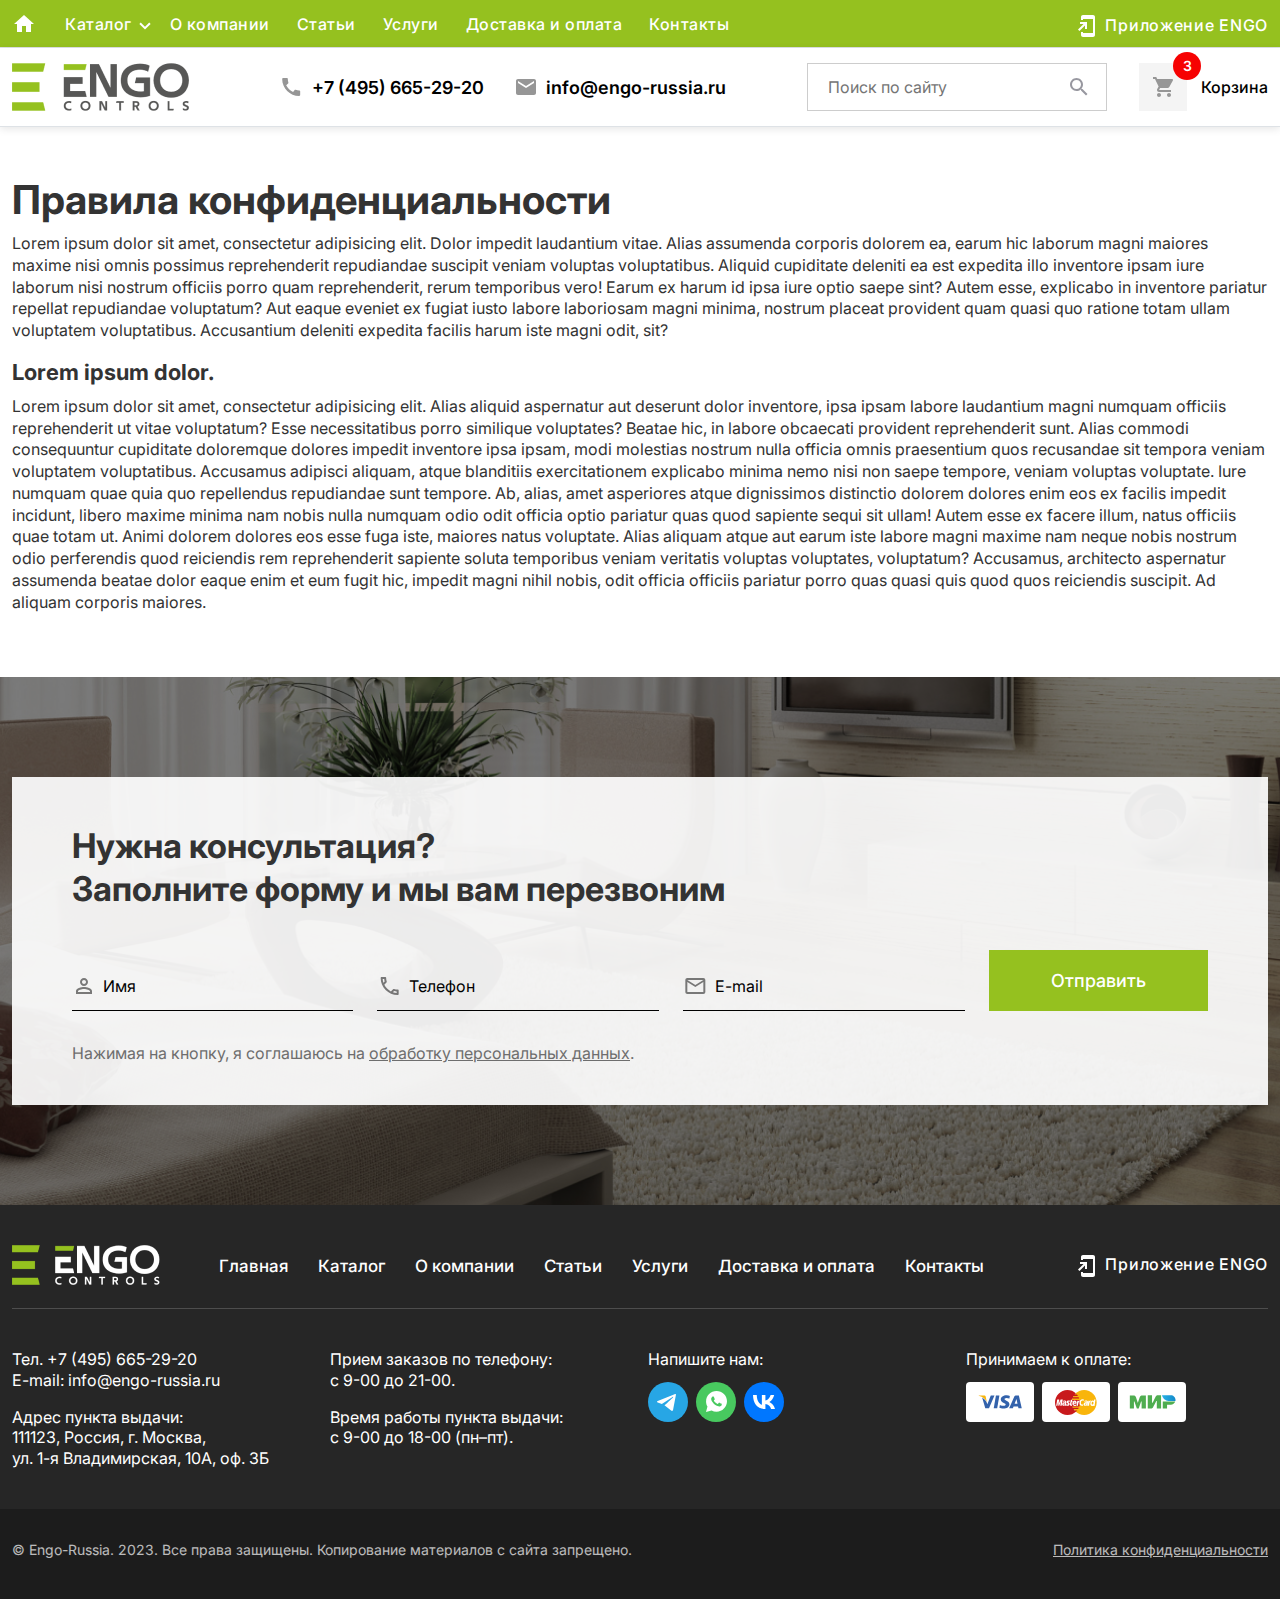
<file: data.html>
<!doctype html>
<html lang="en">
<head>
    <meta charset="utf-8">
    <meta name="viewport" content="width=device-width, initial-scale=1">
    <link rel="stylesheet" href="css/styles.css">

    <link
            rel="stylesheet"
            href="https://cdn.jsdelivr.net/npm/swiper@10/swiper-bundle.min.css"
    />
    <title>Bootstrap Sass &amp; JS</title>
</head>
<body>
<nav class="main-nav bg-success border-bottom d-none d-xl-flex ">
    <div class="container d-flex align-items-center flex-wrap">
        <a href="./index.html" class="header_home">
            <svg width="24" height="24" viewBox="0 0 24 24" fill="none" xmlns="http://www.w3.org/2000/svg">
                <g clip-path="url(#clip0_10_2080)">
                    <path d="M10 20V14H14V20H19V12H22L12 3L2 12H5V20H10Z" fill="white"/>
                </g>
                <defs>
                    <clipPath id="clip0_10_2080">
                        <rect width="24" height="24" fill="white"/>
                    </clipPath>
                </defs>
            </svg>
        </a>
        <ul class="nav me-auto nav_header">
            <li class="nav-item dropdown">
                <a class="nav-link dropdown-toggle" href="#" role="button" data-bs-toggle="dropdown"
                   aria-expanded="false">
                    Каталог
                    <svg width="12" height="8" viewBox="0 0 12 8" fill="none" xmlns="http://www.w3.org/2000/svg">
                        <path d="M1.05025 1.21725L6 6.16699L10.9497 1.21724" stroke="white" stroke-width="2"/>
                    </svg>
                </a>
                <ul class="dropdown-menu">
                    <li><a class="dropdown-item" href="./catalog.html">Проводные терморегуляторы</a></li>
                    <li><a class="dropdown-item" href="./catalog.html">Термоэлектрические приводы</a></li>
                    <li><a class="dropdown-item" href="./catalog.html">Интернет термостаты</a></li>
                    <li><a class="dropdown-item" href="./catalog.html">Дистанционное управление</a></li>
                    <li><a class="dropdown-item" href="./catalog.html">Проводная система управления</a></li>
                    <li><a class="dropdown-item" href="./catalog.html">Регуляторы управления насосом</a></li>
                    <li><a class="dropdown-item" href="./catalog.html">Аксессуары</a></li>
                    <li><a class="dropdown-item" href="./catalog.html">Беспроводные термостаты</a></li>
                </ul>
            </li>
            <li class="nav-item"><a href="./about.html" class="nav-link link-body-emphasis px-2">О компании</a></li>
            <li class="nav-item"><a href="./posts.html" class="nav-link link-body-emphasis px-2">Статьи</a></li>
            <li class="nav-item"><a href="./services.html" class="nav-link link-body-emphasis px-2">Услуги</a></li>
            <li class="nav-item"><a href="./delivery.html" class="nav-link link-body-emphasis px-2">Доставка и
                оплата</a></li>
            <li class="nav-item"><a href="./contacts.html" class="nav-link link-body-emphasis px-2">Контакты</a></li>
        </ul>
        <ul class="nav">
            <li class="nav-item"><a href="./app.html" class="nav-link link-body-emphasis  app">
                <svg width="24" height="24" viewBox="0 0 24 24" fill="none" xmlns="http://www.w3.org/2000/svg">
                    <g clip-path="url(#clip0_60_3678)">
                        <path d="M18 1.01L8 1C6.9 1 6 1.9 6 3V6H8V5H18V19H8V18H6V21C6 22.1 6.9 23 8 23H18C19.1 23 20 22.1 20 21V3C20 1.9 19.1 1.01 18 1.01ZM10 15H12V8H5V10H8.59L3 15.59L4.41 17L10 11.41V15Z"
                              fill="white"/>
                    </g>
                    <defs>
                        <clipPath id="clip0_60_3678">
                            <rect width="24" height="24" fill="white"/>
                        </clipPath>
                    </defs>
                </svg>
                Приложение ENGO</a>
            </li>
        </ul>
    </div>
</nav>
<div class="overlay"></div>
<header class="border-bottom header">
    <div class="container d-flex align-items-center justify-content-between header-wrp">
        <a href="./index.html" class="d-flex align-items-center  link-body-emphasis text-decoration-none logo">
            <img src="./img/engo_gray.png" alt="">
        </a>

        <div class="d-none align-items-center d-xl-flex header__contacts">
            <a href="tel:+74956652920" class="fw-semibold fz-18 d-flex align-items-center gap-2">
                <svg width="25" height="24" viewBox="0 0 25 24" fill="none" xmlns="http://www.w3.org/2000/svg">
                    <g clip-path="url(#clip0_60_3664)">
                        <path d="M20.1916 15.38C18.9616 15.38 17.7716 15.18 16.6616 14.82C16.3116 14.7 15.9216 14.79 15.6516 15.06L14.0816 17.03C11.2516 15.68 8.60164 13.13 7.19164 10.2L9.14164 8.54C9.41164 8.26 9.49164 7.87 9.38164 7.52C9.01164 6.41 8.82164 5.22 8.82164 3.99C8.82164 3.45 8.37164 3 7.83164 3H4.37164C3.83164 3 3.18164 3.24 3.18164 3.99C3.18164 13.28 10.9116 21 20.1916 21C20.9016 21 21.1816 20.37 21.1816 19.82V16.37C21.1816 15.83 20.7316 15.38 20.1916 15.38Z"
                              fill="#969696"/>
                    </g>
                    <defs>
                        <clipPath id="clip0_60_3664">
                            <rect width="24" height="24" fill="white" transform="translate(0.181641)"/>
                        </clipPath>
                    </defs>
                </svg>
                +7 (495) 665-29-20
            </a>
            <a href="mailto:info@engo-russia.ru" class="fw-semibold fz-18 d-flex align-items-center gap-2">
                <svg width="24" height="24" viewBox="0 0 24 24" fill="none" xmlns="http://www.w3.org/2000/svg">
                    <g clip-path="url(#clip0_41_2403)">
                        <path d="M20 4H4C2.9 4 2.01 4.9 2.01 6L2 18C2 19.1 2.9 20 4 20H20C21.1 20 22 19.1 22 18V6C22 4.9 21.1 4 20 4ZM20 8L12 13L4 8V6L12 11L20 6V8Z"
                              fill="#969696"/>
                    </g>
                    <defs>
                        <clipPath id="clip0_41_2403">
                            <rect width="24" height="24" fill="white"/>
                        </clipPath>
                    </defs>
                </svg>
                info@engo-russia.ru
            </a>
        </div>

        <div class="d-flex align-items-center gap-3 gap-xl-8">
            <form class=" header_search header_search-main" role="search">
                <input type="search" class="d-xl-block d-none" placeholder="Поиск по сайту" aria-label="Search">
                <button>
                    <svg width="18" height="18" viewBox="0 0 18 18" fill="none" xmlns="http://www.w3.org/2000/svg">
                        <path d="M6.5 0C8.22391 0 9.87721 0.684819 11.0962 1.90381C12.3152 3.12279 13 4.77609 13 6.5C13 8.11 12.41 9.59 11.44 10.73L11.71 11H12.5L17.5 16L16 17.5L11 12.5V11.71L10.73 11.44C9.59 12.41 8.11 13 6.5 13C4.77609 13 3.12279 12.3152 1.90381 11.0962C0.684819 9.87721 0 8.22391 0 6.5C0 4.77609 0.684819 3.12279 1.90381 1.90381C3.12279 0.684819 4.77609 0 6.5 0ZM6.5 2C4 2 2 4 2 6.5C2 9 4 11 6.5 11C9 11 11 9 11 6.5C11 4 9 2 6.5 2Z"
                              fill="#9898A0"/>
                    </svg>
                </button>
            </form>

            <a href="./cartPage.html" class="cart">
                <div class="cart__btn position-relative">
                    <svg width="20" height="20" viewBox="0 0 20 20" fill="none" xmlns="http://www.w3.org/2000/svg">
                        <path d="M6 16C4.9 16 4.01 16.9 4.01 18C4.01 19.1 4.9 20 6 20C7.1 20 8 19.1 8 18C8 16.9 7.1 16 6 16ZM0 0V2H2L5.6 9.59L4.25 12.04C4.09 12.32 4 12.65 4 13C4 14.1 4.9 15 6 15H18V13H6.42C6.28 13 6.17 12.89 6.17 12.75L6.2 12.63L7.1 11H14.55C15.3 11 15.96 10.59 16.3 9.97L19.88 3.48C19.96 3.34 20 3.17 20 3C20 2.45 19.55 2 19 2H4.21L3.27 0H0ZM16 16C14.9 16 14.01 16.9 14.01 18C14.01 19.1 14.9 20 16 20C17.1 20 18 19.1 18 18C18 16.9 17.1 16 16 16Z"
                              fill="#969696"/>
                    </svg>
                    <span class="position-absolute  start-100 translate-middle badge rounded-pill bg-danger text-white fw-semibold">
                    3
                </span>
                </div>
                <div class="fw-medium d-none d-xl-block">
                    Корзина
                </div>
            </a>
            <button class="navbar-toggler d-xl-none d-block collapsed" type="button" data-bs-toggle="collapse"
                    data-bs-target="#navbarNav" aria-controls="navbarNav" aria-expanded="false"
                    aria-label="Toggle navigation">
                <svg width="40" height="40" viewBox="0 0 40 40" fill="none" xmlns="http://www.w3.org/2000/svg">
                    <path d="M5 10H35V13H5V10Z" fill="black"/>
                    <path d="M5 18H35V21H5V18Z" fill="black"/>
                    <path d="M5 26H35V29H5V26Z" fill="black"/>
                </svg>
            </button>
        </div>
    </div>
    <div class="collapse navbar-collapse mobile-panel" id="navbarNav">
        <form class="w-100 mb-3  header_search" role="search">
            <input type="search" class="" placeholder="Поиск по сайту" aria-label="Search">
            <button>
                <svg width="18" height="18" viewBox="0 0 18 18" fill="none" xmlns="http://www.w3.org/2000/svg">
                    <path d="M6.5 0C8.22391 0 9.87721 0.684819 11.0962 1.90381C12.3152 3.12279 13 4.77609 13 6.5C13 8.11 12.41 9.59 11.44 10.73L11.71 11H12.5L17.5 16L16 17.5L11 12.5V11.71L10.73 11.44C9.59 12.41 8.11 13 6.5 13C4.77609 13 3.12279 12.3152 1.90381 11.0962C0.684819 9.87721 0 8.22391 0 6.5C0 4.77609 0.684819 3.12279 1.90381 1.90381C3.12279 0.684819 4.77609 0 6.5 0ZM6.5 2C4 2 2 4 2 6.5C2 9 4 11 6.5 11C9 11 11 9 11 6.5C11 4 9 2 6.5 2Z"
                          fill="#9898A0"/>
                </svg>
            </button>
        </form>
        <ul class="navbar-nav">
            <li class="nav-item active">
                <a class="nav-link" href="#">Главная</a>
            </li>
            <li class="nav-item dropdown"> <!-- Добавьте класс dropdown для элемента меню -->
                <a class="nav-link dropdown-toggle" href="#" id="navbarDropdown" role="button" data-bs-toggle="dropdown"
                   aria-haspopup="true" aria-expanded="false">
                    Каталог
                    <svg width="12" height="8" viewBox="0 0 12 8" fill="none" xmlns="http://www.w3.org/2000/svg">
                        <path d="M1.05025 1.21725L6 6.16699L10.9497 1.21724" stroke="#575756" stroke-width="2"/>
                    </svg>
                </a>
                <div class="dropdown-menu position-static" aria-labelledby="navbarDropdown">
                    <a class="dropdown-item" href="#">Проводные терморегуляторы</a>
                    <a class="dropdown-item" href="#">Термоэлектрические приводы</a>
                    <a class="dropdown-item" href="#">Интернет термостаты</a>
                    <a class="dropdown-item" href="#">Дистанционное управление</a>
                    <a class="dropdown-item" href="#">Проводная система управления</a>
                    <a class="dropdown-item" href="#">Регуляторы управления насосом</a>
                    <a class="dropdown-item" href="#">Аксессуары</a>
                    <a class="dropdown-item" href="#">Беспроводные термостаты</a>

                </div>
            </li>
            <li class="nav-item">
                <a class="nav-link" href="#">О компании</a>
            </li>
            <li class="nav-item">
                <a class="nav-link" href="#">Статьи</a>
            </li>
            <li class="nav-item">
                <a class="nav-link" href="#">Услуги</a>
            </li>
            <li class="nav-item">
                <a class="nav-link" href="#">Доставка и оплата</a>
            </li>
            <li class="nav-item">
                <a class="nav-link" href="#">Контакты</a>
            </li>
        </ul>
        <a href="#" class="nav-link link-body-emphasis text-success app-mob">
            <svg width="24" height="24" viewBox="0 0 24 24" fill="none" xmlns="http://www.w3.org/2000/svg">
                <g clip-path="url(#clip0_60_3678)">
                    <path d="M18 1.01L8 1C6.9 1 6 1.9 6 3V6H8V5H18V19H8V18H6V21C6 22.1 6.9 23 8 23H18C19.1 23 20 22.1 20 21V3C20 1.9 19.1 1.01 18 1.01ZM10 15H12V8H5V10H8.59L3 15.59L4.41 17L10 11.41V15Z"/>
                </g>
                <defs>
                    <clipPath id="clip0_60_3678">
                        <rect width="24" height="24" fill="white"/>
                    </clipPath>
                </defs>
            </svg>
            Приложение ENGO</a>

        <div class="divider"></div>

        <div class="d-flex flex-column mobile-panel-cont">
            <a href="tel:+74956652920" class="fw-semibold fz-18 d-flex align-items-center gap-2">
                <svg width="25" height="24" viewBox="0 0 25 24" fill="none" xmlns="http://www.w3.org/2000/svg">
                    <g clip-path="url(#clip0_60_3664)">
                        <path d="M20.1916 15.38C18.9616 15.38 17.7716 15.18 16.6616 14.82C16.3116 14.7 15.9216 14.79 15.6516 15.06L14.0816 17.03C11.2516 15.68 8.60164 13.13 7.19164 10.2L9.14164 8.54C9.41164 8.26 9.49164 7.87 9.38164 7.52C9.01164 6.41 8.82164 5.22 8.82164 3.99C8.82164 3.45 8.37164 3 7.83164 3H4.37164C3.83164 3 3.18164 3.24 3.18164 3.99C3.18164 13.28 10.9116 21 20.1916 21C20.9016 21 21.1816 20.37 21.1816 19.82V16.37C21.1816 15.83 20.7316 15.38 20.1916 15.38Z"
                              fill="#969696"/>
                    </g>
                    <defs>
                        <clipPath id="clip0_60_3664">
                            <rect width="24" height="24" fill="white" transform="translate(0.181641)"/>
                        </clipPath>
                    </defs>
                </svg>
                +7 (495) 665-29-20
            </a>
            <a href="mailto:info@engo-russia.ru" class="fw-semibold fz-18 d-flex align-items-center gap-2">
                <svg width="24" height="24" viewBox="0 0 24 24" fill="none" xmlns="http://www.w3.org/2000/svg">
                    <g clip-path="url(#clip0_41_2403)">
                        <path d="M20 4H4C2.9 4 2.01 4.9 2.01 6L2 18C2 19.1 2.9 20 4 20H20C21.1 20 22 19.1 22 18V6C22 4.9 21.1 4 20 4ZM20 8L12 13L4 8V6L12 11L20 6V8Z"
                              fill="#969696"/>
                    </g>
                    <defs>
                        <clipPath id="clip0_41_2403">
                            <rect width="24" height="24" fill="white"/>
                        </clipPath>
                    </defs>
                </svg>
                info@engo-russia.ru
            </a>
        </div>
        <ul class="d-flex gap-3 mt-3" style="margin-bottom: 0">
            <li><a href="#"><img src="./img/socials.svg" alt=""></a>
            </li>
            <li><a href="#"><img src="./img/socials-1.svg" alt=""></a>
            </li>
            <li><a href="#"><img src="./img/socials-2.svg" alt=""></a>
            </li>
        </ul>
    </div>

    <div class="mob-search d-none">
        <div class="d-flex align-items-center gap-4" style="padding: 0 18px">
            <svg class="header_search-back pointer" width="16" height="16" viewBox="0 0 16 16" fill="none"
                 xmlns="http://www.w3.org/2000/svg">
                <path d="M16 7L3.83 7L9.42 1.41L8 0L0 8L8 16L9.41 14.59L3.83 9L16 9V7Z" fill="#979797"/>
            </svg>
            <form class="w-100 header_search " role="search">
                <input type="search" class="" placeholder="Поиск по сайту" aria-label="Search">
                <button>
                    <svg width="18" height="18" viewBox="0 0 18 18" fill="none" xmlns="http://www.w3.org/2000/svg">
                        <path d="M6.5 0C8.22391 0 9.87721 0.684819 11.0962 1.90381C12.3152 3.12279 13 4.77609 13 6.5C13 8.11 12.41 9.59 11.44 10.73L11.71 11H12.5L17.5 16L16 17.5L11 12.5V11.71L10.73 11.44C9.59 12.41 8.11 13 6.5 13C4.77609 13 3.12279 12.3152 1.90381 11.0962C0.684819 9.87721 0 8.22391 0 6.5C0 4.77609 0.684819 3.12279 1.90381 1.90381C3.12279 0.684819 4.77609 0 6.5 0ZM6.5 2C4 2 2 4 2 6.5C2 9 4 11 6.5 11C9 11 11 9 11 6.5C11 4 9 2 6.5 2Z"
                              fill="#9898A0"/>
                    </svg>
                </button>
            </form>
        </div>
    </div>
</header>


<main>

    <div class="container py-5">
        <h1>Правила конфиденциальности</h1>
        <p style="font-size: 16px">Lorem ipsum dolor sit amet, consectetur adipisicing elit. Dolor impedit laudantium vitae. Alias assumenda
            corporis dolorem ea, earum hic laborum magni maiores maxime nisi omnis possimus reprehenderit repudiandae
            suscipit veniam voluptas voluptatibus. Aliquid cupiditate deleniti ea est expedita illo inventore ipsam iure
            laborum nisi nostrum officiis porro quam reprehenderit, rerum temporibus vero! Earum ex harum id ipsa iure
            optio saepe sint? Autem esse, explicabo in inventore pariatur repellat repudiandae voluptatum? Aut eaque
            eveniet ex fugiat iusto labore laboriosam magni minima, nostrum placeat provident quam quasi quo ratione
            totam ullam voluptatem voluptatibus. Accusantium deleniti expedita facilis harum iste magni odit, sit?</p>
        <h3>Lorem ipsum dolor.</h3>
        <p style="font-size: 16px">Lorem ipsum dolor sit amet, consectetur adipisicing elit. Alias aliquid aspernatur aut deserunt dolor
            inventore, ipsa ipsam labore laudantium magni numquam officiis reprehenderit ut vitae voluptatum? Esse
            necessitatibus porro similique voluptates? Beatae hic, in labore obcaecati provident reprehenderit sunt.
            Alias commodi consequuntur cupiditate doloremque dolores impedit inventore ipsa ipsam, modi molestias
            nostrum nulla officia omnis praesentium quos recusandae sit tempora veniam voluptatem voluptatibus.
            Accusamus adipisci aliquam, atque blanditiis exercitationem explicabo minima nemo nisi non saepe tempore,
            veniam voluptas voluptate. Iure numquam quae quia quo repellendus repudiandae sunt tempore. Ab, alias, amet
            asperiores atque dignissimos distinctio dolorem dolores enim eos ex facilis impedit incidunt, libero maxime
            minima nam nobis nulla numquam odio odit officia optio pariatur quas quod sapiente sequi sit ullam! Autem
            esse ex facere illum, natus officiis quae totam ut. Animi dolorem dolores eos esse fuga iste, maiores natus
            voluptate. Alias aliquam atque aut earum iste labore magni maxime nam neque nobis nostrum odio perferendis
            quod reiciendis rem reprehenderit sapiente soluta temporibus veniam veritatis voluptas voluptates,
            voluptatum? Accusamus, architecto aspernatur assumenda beatae dolor eaque enim et eum fugit hic, impedit
            magni nihil nobis, odit officia officiis pariatur porro quas quasi quis quod quos reiciendis suscipit. Ad
            aliquam corporis maiores.</p>
    </div>

    <div class="modal fade" id="successSended" tabindex="-1" aria-labelledby="successSendedLabel" aria-hidden="true">
        <div class="modal-dialog">
            <form class="modal-content modal-successSended" action="#">
                <button type="button" class="btn-close-modal text-white" data-bs-dismiss="modal" aria-label="Close">
                    <svg width="24" height="24" viewBox="0 0 24 24" fill="none" xmlns="http://www.w3.org/2000/svg">
                        <path d="M21 3L3 21" stroke="white" stroke-width="2" stroke-miterlimit="10"/>
                        <path d="M3 3L21 21" stroke="white" stroke-width="2" stroke-miterlimit="10"/>
                    </svg>
                </button>
                <div  class="modal-body">
                    <h2 class="text-center">Спасибо</h2>
                    <p class="modal-successSended-txt">Наш менеджер свяжется с вами&nbsp;в&nbsp;ближайшее время.</p>
                    <button class="btn btn-success">Понятно</button>
                </div>
            </form>
        </div>
    </div>

    <div class="banner" style="background: url('./img/application_form.jpg') center/cover no-repeat">
        <div class="container">
            <div class="banner__wrp">
                <div>
                    <h2>
                        Нужна консультация?<br/>
                        Заполните форму и&nbsp;мы&nbsp;вам перезвоним
                    </h2>
                    <form>
                        <div class="banner__form gap-6">
                            <div class="  banner__inp">
                                <img src="./img/input_user.svg" alt="">
                                <input type="text" placeholder="Имя" id="name" name="name" >
                            </div>
                            <div class="   banner__inp">
                                <img src="./img/input_phone.svg" alt="">
                                <input type="tel" placeholder="Телефон" id="phone" name="phone" >
                            </div>
                            <div class="   banner__inp">
                                <img src="./img/input_email.svg" alt="">
                                <input type="email" placeholder="E-mail" id="email" name="email" >
                            </div>
                            <button type="submit" class="btn btn-success  prevent" data-bs-toggle="modal" data-bs-target="#successSended">Отправить</button>
                        </div>

                    </form>
                    <p class="banner__form-ps">Нажимая на кнопку, я соглашаюсь на <a href="./data.html" target="_blank">обработку персональных
                        данных</a>.</p>
                </div>
            </div>

        </div>
    </div>
</main>

<footer class="footer">
    <div class="container">
        <div class="footer__top">
            <a href="./index.html"
               class="d-flex align-items-center mb-3 mb-lg-0  link-body-emphasis text-decoration-none logo">
                <img src="./img/engo_white.png" alt="">
            </a>
            <ul class="nav me-auto">
                <li class="nav-item"><a href="./index.html" class="nav-link">Главная</a></li>
                <li class="nav-item"><a href="./catalogAll.html" class="nav-link">Каталог</a></li>
                <li class="nav-item"><a href="./about.html" class="nav-link">О компании</a></li>
                <li class="nav-item"><a href="./posts.html" class="nav-link">Статьи</a></li>
                <li class="nav-item"><a href="./services.html" class="nav-link">Услуги</a></li>
                <li class="nav-item"><a href="./delivery.html" class="nav-link">Доставка и оплата</a></li>
                <li class="nav-item"><a href="./contacts.html" class="nav-link">Контакты</a></li>
            </ul>
            <a href="./app.html" class="nav-link link-body-emphasis app">
                <svg width="24" height="24" viewBox="0 0 24 24" fill="none" xmlns="http://www.w3.org/2000/svg">
                    <g clip-path="url(#clip0_60_3678)">
                        <path d="M18 1.01L8 1C6.9 1 6 1.9 6 3V6H8V5H18V19H8V18H6V21C6 22.1 6.9 23 8 23H18C19.1 23 20 22.1 20 21V3C20 1.9 19.1 1.01 18 1.01ZM10 15H12V8H5V10H8.59L3 15.59L4.41 17L10 11.41V15Z"
                              fill="white"/>
                    </g>
                    <defs>
                        <clipPath id="clip0_60_3678">
                            <rect width="24" height="24" fill="white"/>
                        </clipPath>
                    </defs>
                </svg>
                Приложение ENGO</a>
        </div>

        <div class="footer__main">
            <div class="d-flex flex-column footer__cont">
                <div>
                    <a href="tel:+74956652920">Тел. +7 (495) 665-29-20</a>
                    <a href="mailto:info@engo-russia.ru">E-mail: info@engo-russia.ru</a>
                </div>

                <div>
                    Адрес пункта выдачи:<br/>
                    111123, Россия, г. Москва,<br/>
                    ул. 1-я Владимирская, 10А, оф. 3Б
                </div>
            </div>
            <div class="d-flex flex-column footer__cont">
                <div>
                    Прием заказов по телефону: <br>
                    с 9-00 до 21-00.
                </div>
                <div>
                    Время работы пункта выдачи: <br>
                    с 9-00 до 18-00 (пн–пт).
                </div>
            </div>
            <div class="d-flex flex-column gap-3">
                <div>Напишите нам:</div>
                <ul class="d-flex soclials">
                    <li><a href="#"><img src="./img/socials.svg" alt=""></a>
                    </li>
                    <li><a href="#"><img src="./img/socials-1.svg" alt=""></a>
                    </li>
                    <li><a href="#"><img src="./img/socials-2.svg" alt=""></a>
                    </li>
                </ul>
            </div>
            <div class="d-flex flex-column gap-3">
                <div>Принимаем к оплате:</div>
                <ul class="d-flex">
                    <li><a href="#"><img src="./img/visa.svg" alt=""></a>
                    </li>
                    <li><a href="#"><img src="./img/master_card.svg" alt=""></a>
                    </li>
                    <li><a href="#"><img src="./img/mir.svg" alt=""></a>
                    </li>
                </ul>
            </div>
        </div>
    </div>
    <div class="footer__bot">
        <div class="container">
            <div class="footer__bot-wrp">
                <div>
                    © Engo-Russia. 2023. Все права защищены. Копирование материалов с сайта запрещено.
                </div>
                <a href="./data.html" class="text-decoration-underline">Политика конфиденциальности</a>
            </div>
        </div>
    </div>
</footer>

<script src="https://cdn.jsdelivr.net/npm/swiper@10/swiper-bundle.min.js"></script>
<script src="https://cdn.jsdelivr.net/npm/bootstrap@5.3.0/dist/js/bootstrap.bundle.min.js"></script>
<script src="js/main.js"></script>
</body>
</html>
</file>
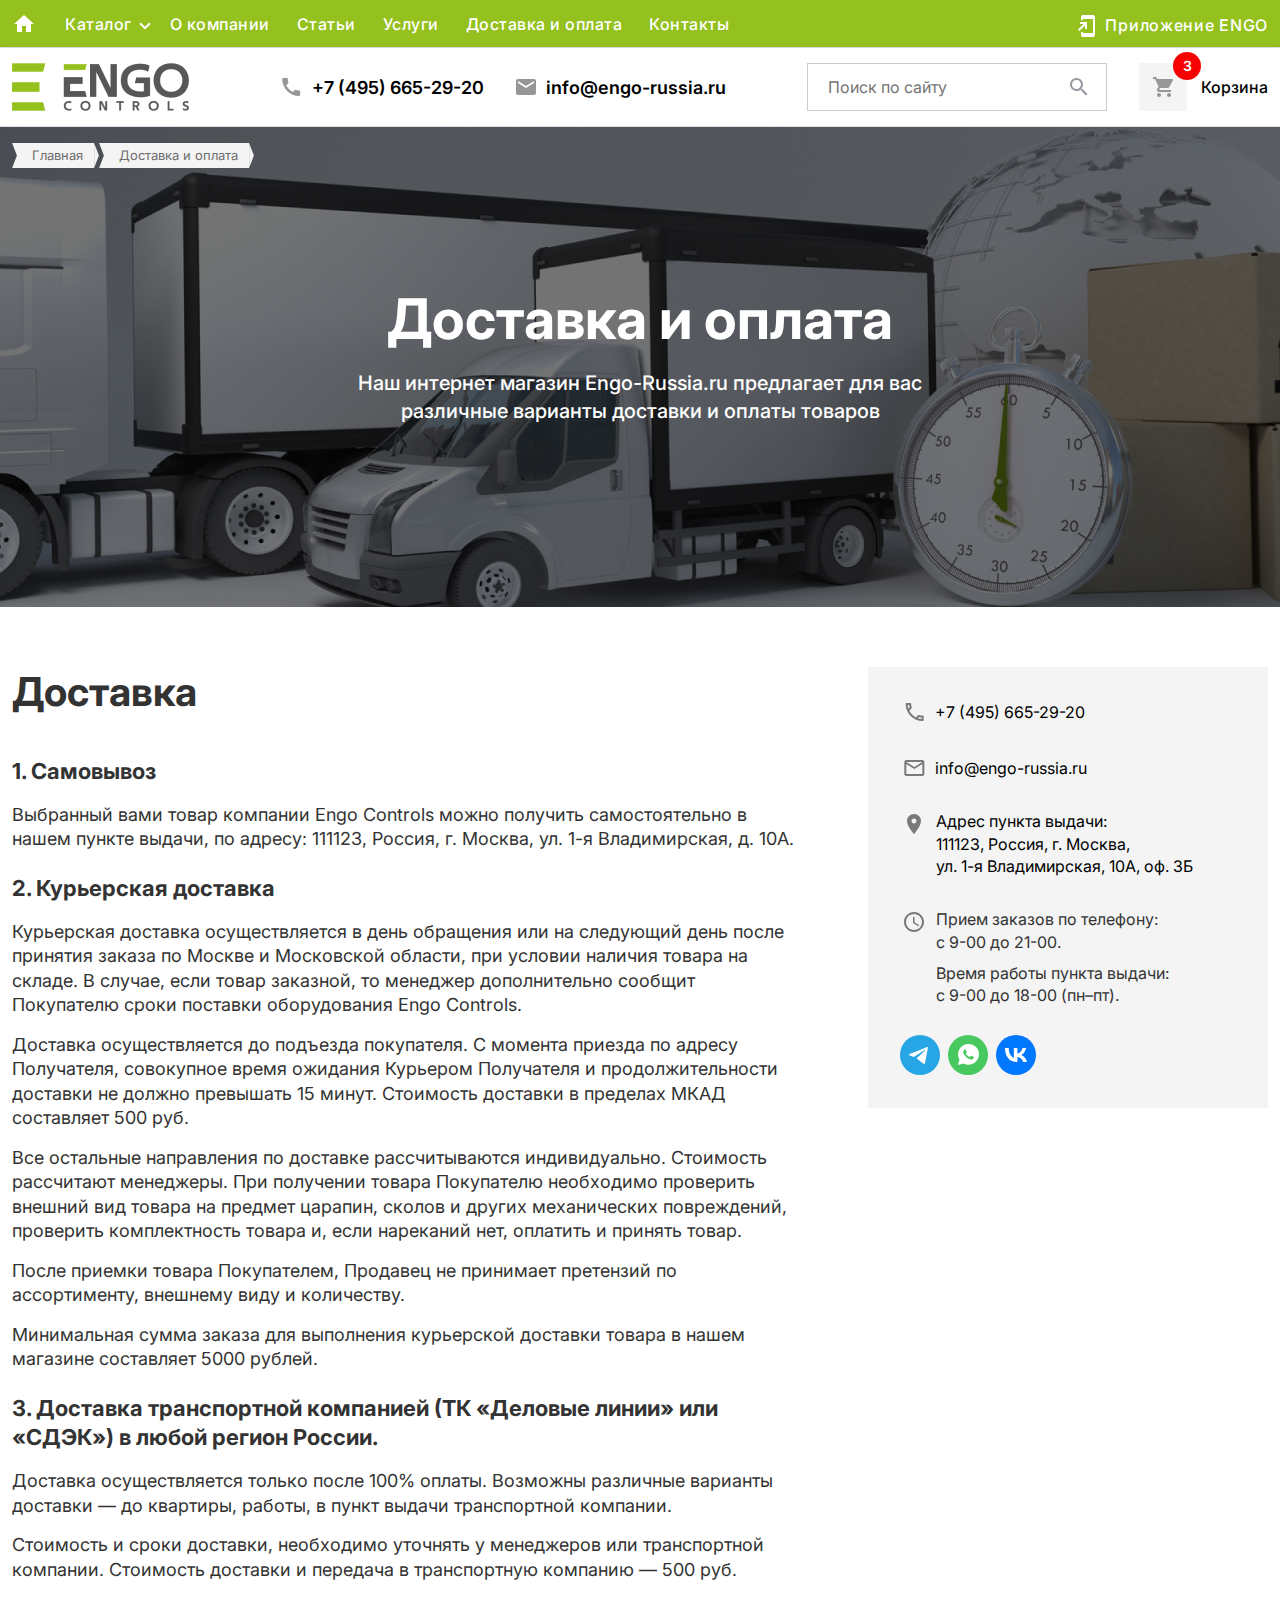
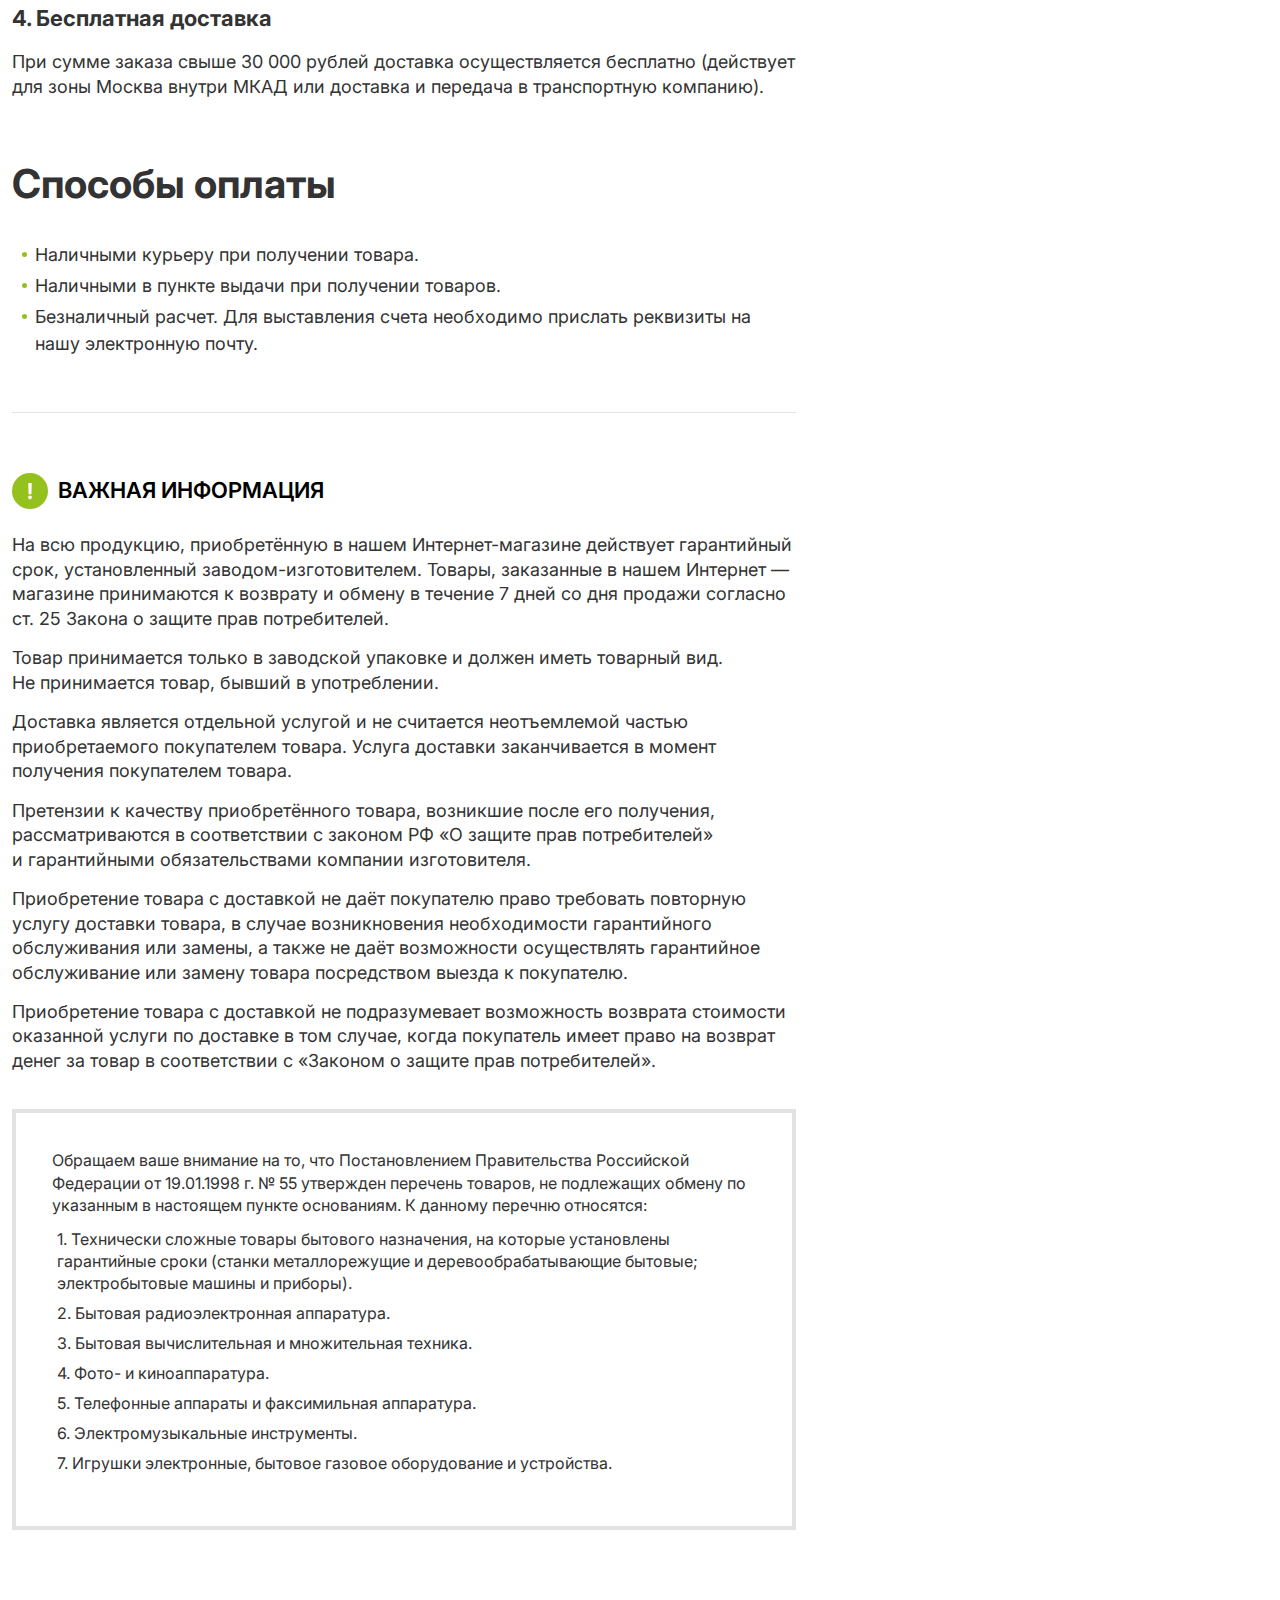
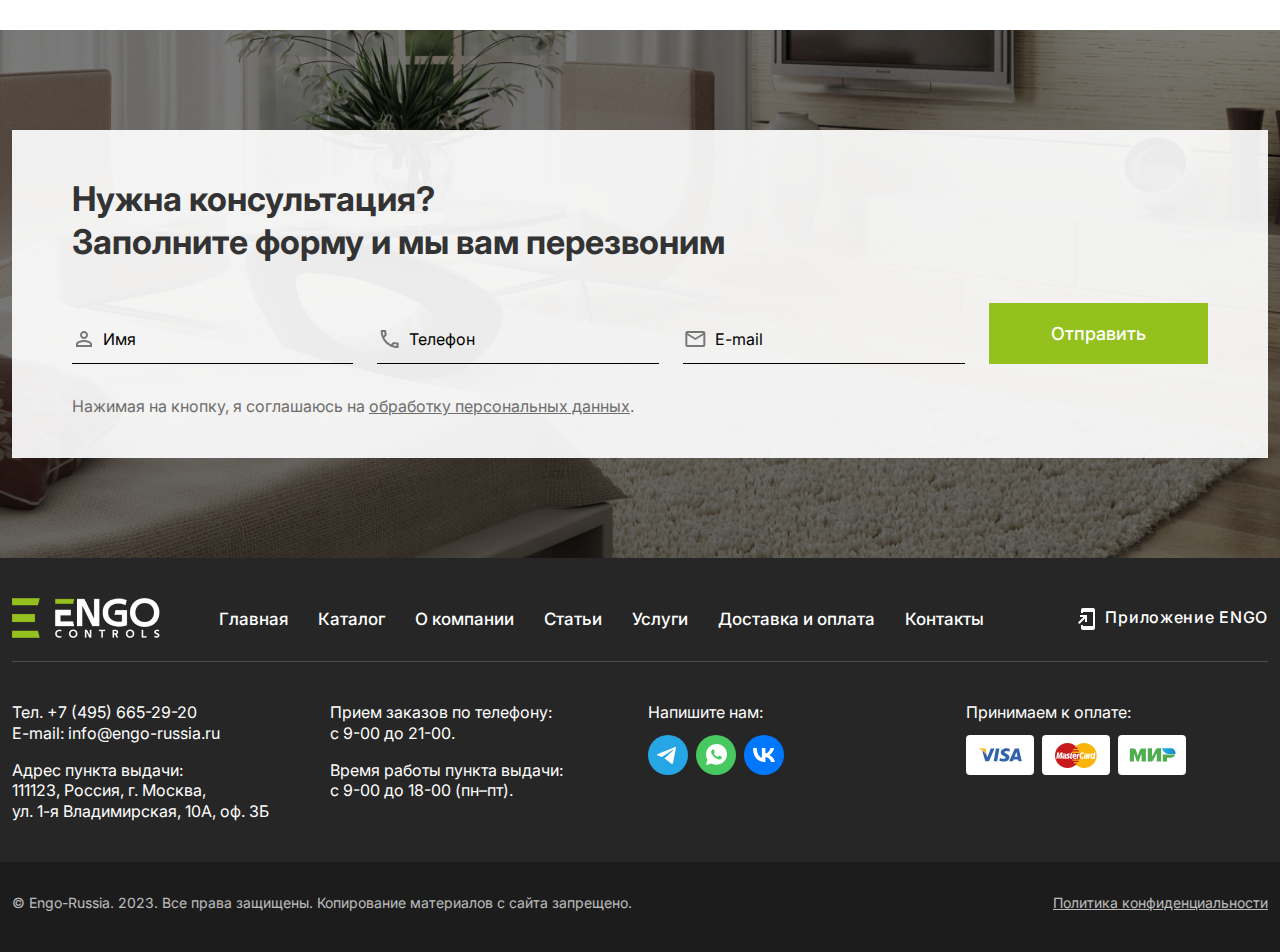
<file: delivery.html>
<!doctype html>
<html lang="en">
<head>
    <meta charset="utf-8">
    <meta name="viewport" content="width=device-width, initial-scale=1">
    <link rel="stylesheet" href="css/styles.css">

    <link
            rel="stylesheet"
            href="https://cdn.jsdelivr.net/npm/swiper@10/swiper-bundle.min.css"
    />
    <title>Bootstrap Sass &amp; JS</title>
</head>
<body>
<nav class="main-nav bg-success border-bottom d-none d-xl-flex ">
    <div class="container d-flex align-items-center flex-wrap">
        <a href="./index.html" class="header_home">
            <svg width="24" height="24" viewBox="0 0 24 24" fill="none" xmlns="http://www.w3.org/2000/svg">
                <g clip-path="url(#clip0_10_2080)">
                    <path d="M10 20V14H14V20H19V12H22L12 3L2 12H5V20H10Z" fill="white"/>
                </g>
                <defs>
                    <clipPath id="clip0_10_2080">
                        <rect width="24" height="24" fill="white"/>
                    </clipPath>
                </defs>
            </svg>
        </a>
        <ul class="nav me-auto nav_header">
            <li class="nav-item dropdown">
                <a class="nav-link dropdown-toggle" href="#" role="button" data-bs-toggle="dropdown"
                   aria-expanded="false">
                    Каталог
                    <svg width="12" height="8" viewBox="0 0 12 8" fill="none" xmlns="http://www.w3.org/2000/svg">
                        <path d="M1.05025 1.21725L6 6.16699L10.9497 1.21724" stroke="white" stroke-width="2"/>
                    </svg>
                </a>
                <ul class="dropdown-menu">
                    <li><a class="dropdown-item" href="./catalog.html">Проводные терморегуляторы</a></li>
                    <li><a class="dropdown-item" href="./catalog.html">Термоэлектрические приводы</a></li>
                    <li><a class="dropdown-item" href="./catalog.html">Интернет термостаты</a></li>
                    <li><a class="dropdown-item" href="./catalog.html">Дистанционное управление</a></li>
                    <li><a class="dropdown-item" href="./catalog.html">Проводная система управления</a></li>
                    <li><a class="dropdown-item" href="./catalog.html">Регуляторы управления насосом</a></li>
                    <li><a class="dropdown-item" href="./catalog.html">Аксессуары</a></li>
                    <li><a class="dropdown-item" href="./catalog.html">Беспроводные термостаты</a></li>

                </ul>
            </li>
            <li class="nav-item"><a href="./about.html" class="nav-link link-body-emphasis px-2">О компании</a></li>
            <li class="nav-item"><a href="./posts.html" class="nav-link link-body-emphasis px-2">Статьи</a></li>
            <li class="nav-item"><a href="./services.html" class="nav-link link-body-emphasis px-2">Услуги</a></li>
            <li class="nav-item"><a href="./delivery.html" class="nav-link link-body-emphasis px-2">Доставка и оплата</a></li>
            <li class="nav-item"><a href="./contacts.html" class="nav-link link-body-emphasis px-2">Контакты</a></li>

        </ul>
        <ul class="nav">
            <li class="nav-item"><a href="./app.html" class="nav-link link-body-emphasis  app">
                <svg width="24" height="24" viewBox="0 0 24 24" fill="none" xmlns="http://www.w3.org/2000/svg">
                    <g clip-path="url(#clip0_60_3678)">
                        <path d="M18 1.01L8 1C6.9 1 6 1.9 6 3V6H8V5H18V19H8V18H6V21C6 22.1 6.9 23 8 23H18C19.1 23 20 22.1 20 21V3C20 1.9 19.1 1.01 18 1.01ZM10 15H12V8H5V10H8.59L3 15.59L4.41 17L10 11.41V15Z"
                              fill="white"/>
                    </g>
                    <defs>
                        <clipPath id="clip0_60_3678">
                            <rect width="24" height="24" fill="white"/>
                        </clipPath>
                    </defs>
                </svg>
                Приложение ENGO</a>
            </li>
        </ul>
    </div>
</nav>
<div class="overlay"></div>
<header class="border-bottom header">
    <div class="container d-flex align-items-center justify-content-between header-wrp">
        <a href="./index.html" class="d-flex align-items-center  link-body-emphasis text-decoration-none logo">
            <img src="./img/engo_gray.png" alt="">
        </a>

        <div class="d-none align-items-center d-xl-flex header__contacts">
            <a href="tel:+74956652920" class="fw-semibold fz-18 d-flex align-items-center gap-2">
                <svg width="25" height="24" viewBox="0 0 25 24" fill="none" xmlns="http://www.w3.org/2000/svg">
                    <g clip-path="url(#clip0_60_3664)">
                        <path d="M20.1916 15.38C18.9616 15.38 17.7716 15.18 16.6616 14.82C16.3116 14.7 15.9216 14.79 15.6516 15.06L14.0816 17.03C11.2516 15.68 8.60164 13.13 7.19164 10.2L9.14164 8.54C9.41164 8.26 9.49164 7.87 9.38164 7.52C9.01164 6.41 8.82164 5.22 8.82164 3.99C8.82164 3.45 8.37164 3 7.83164 3H4.37164C3.83164 3 3.18164 3.24 3.18164 3.99C3.18164 13.28 10.9116 21 20.1916 21C20.9016 21 21.1816 20.37 21.1816 19.82V16.37C21.1816 15.83 20.7316 15.38 20.1916 15.38Z"
                              fill="#969696"/>
                    </g>
                    <defs>
                        <clipPath id="clip0_60_3664">
                            <rect width="24" height="24" fill="white" transform="translate(0.181641)"/>
                        </clipPath>
                    </defs>
                </svg>
                +7 (495) 665-29-20
            </a>
            <a href="mailto:info@engo-russia.ru" class="fw-semibold fz-18 d-flex align-items-center gap-2">
                <svg width="24" height="24" viewBox="0 0 24 24" fill="none" xmlns="http://www.w3.org/2000/svg">
                    <g clip-path="url(#clip0_41_2403)">
                        <path d="M20 4H4C2.9 4 2.01 4.9 2.01 6L2 18C2 19.1 2.9 20 4 20H20C21.1 20 22 19.1 22 18V6C22 4.9 21.1 4 20 4ZM20 8L12 13L4 8V6L12 11L20 6V8Z"
                              fill="#969696"/>
                    </g>
                    <defs>
                        <clipPath id="clip0_41_2403">
                            <rect width="24" height="24" fill="white"/>
                        </clipPath>
                    </defs>
                </svg>
                info@engo-russia.ru
            </a>
        </div>

        <div class="d-flex align-items-center gap-3 gap-xl-8">
            <form class=" header_search header_search-main" role="search">
                <input type="search" class="d-xl-block d-none" placeholder="Поиск по сайту" aria-label="Search">
                <button>
                    <svg width="18" height="18" viewBox="0 0 18 18" fill="none" xmlns="http://www.w3.org/2000/svg">
                        <path d="M6.5 0C8.22391 0 9.87721 0.684819 11.0962 1.90381C12.3152 3.12279 13 4.77609 13 6.5C13 8.11 12.41 9.59 11.44 10.73L11.71 11H12.5L17.5 16L16 17.5L11 12.5V11.71L10.73 11.44C9.59 12.41 8.11 13 6.5 13C4.77609 13 3.12279 12.3152 1.90381 11.0962C0.684819 9.87721 0 8.22391 0 6.5C0 4.77609 0.684819 3.12279 1.90381 1.90381C3.12279 0.684819 4.77609 0 6.5 0ZM6.5 2C4 2 2 4 2 6.5C2 9 4 11 6.5 11C9 11 11 9 11 6.5C11 4 9 2 6.5 2Z"
                              fill="#9898A0"/>
                    </svg>
                </button>
            </form>

            <a href="./cartPage.html" class="cart">
                <div class="cart__btn position-relative">
                    <svg width="20" height="20" viewBox="0 0 20 20" fill="none" xmlns="http://www.w3.org/2000/svg">
                        <path d="M6 16C4.9 16 4.01 16.9 4.01 18C4.01 19.1 4.9 20 6 20C7.1 20 8 19.1 8 18C8 16.9 7.1 16 6 16ZM0 0V2H2L5.6 9.59L4.25 12.04C4.09 12.32 4 12.65 4 13C4 14.1 4.9 15 6 15H18V13H6.42C6.28 13 6.17 12.89 6.17 12.75L6.2 12.63L7.1 11H14.55C15.3 11 15.96 10.59 16.3 9.97L19.88 3.48C19.96 3.34 20 3.17 20 3C20 2.45 19.55 2 19 2H4.21L3.27 0H0ZM16 16C14.9 16 14.01 16.9 14.01 18C14.01 19.1 14.9 20 16 20C17.1 20 18 19.1 18 18C18 16.9 17.1 16 16 16Z"
                              fill="#969696"/>
                    </svg>
                    <span class="position-absolute  start-100 translate-middle badge rounded-pill bg-danger text-white fw-semibold">
                    3
                </span>
                </div>
                <div class="fw-medium d-none d-xl-block">
                    Корзина
                </div>
            </a>
            <button class="navbar-toggler d-xl-none d-block collapsed" type="button" data-bs-toggle="collapse"
                    data-bs-target="#navbarNav" aria-controls="navbarNav" aria-expanded="false"
                    aria-label="Toggle navigation">
                <svg width="40" height="40" viewBox="0 0 40 40" fill="none" xmlns="http://www.w3.org/2000/svg">
                    <path d="M5 10H35V13H5V10Z" fill="black"/>
                    <path d="M5 18H35V21H5V18Z" fill="black"/>
                    <path d="M5 26H35V29H5V26Z" fill="black"/>
                </svg>
            </button>
        </div>
    </div>
    <div class="collapse navbar-collapse mobile-panel" id="navbarNav">
        <form class="w-100 mb-3  header_search" role="search">
            <input type="search" class="" placeholder="Поиск по сайту" aria-label="Search">
            <button>
                <svg width="18" height="18" viewBox="0 0 18 18" fill="none" xmlns="http://www.w3.org/2000/svg">
                    <path d="M6.5 0C8.22391 0 9.87721 0.684819 11.0962 1.90381C12.3152 3.12279 13 4.77609 13 6.5C13 8.11 12.41 9.59 11.44 10.73L11.71 11H12.5L17.5 16L16 17.5L11 12.5V11.71L10.73 11.44C9.59 12.41 8.11 13 6.5 13C4.77609 13 3.12279 12.3152 1.90381 11.0962C0.684819 9.87721 0 8.22391 0 6.5C0 4.77609 0.684819 3.12279 1.90381 1.90381C3.12279 0.684819 4.77609 0 6.5 0ZM6.5 2C4 2 2 4 2 6.5C2 9 4 11 6.5 11C9 11 11 9 11 6.5C11 4 9 2 6.5 2Z"
                          fill="#9898A0"/>
                </svg>
            </button>
        </form>
        <ul class="navbar-nav">
            <li class="nav-item active">
                <a class="nav-link" href="#">Главная</a>
            </li>
            <li class="nav-item dropdown"> <!-- Добавьте класс dropdown для элемента меню -->
                <a class="nav-link dropdown-toggle" href="#" id="navbarDropdown" role="button" data-bs-toggle="dropdown"
                   aria-haspopup="true" aria-expanded="false">
                    Каталог
                    <svg width="12" height="8" viewBox="0 0 12 8" fill="none" xmlns="http://www.w3.org/2000/svg">
                        <path d="M1.05025 1.21725L6 6.16699L10.9497 1.21724" stroke="#575756" stroke-width="2"/>
                    </svg>
                </a>
                <div class="dropdown-menu position-static" aria-labelledby="navbarDropdown">
                    <a class="dropdown-item" href="#">Проводные терморегуляторы</a>
                    <a class="dropdown-item" href="#">Термоэлектрические приводы</a>
                    <a class="dropdown-item" href="#">Интернет термостаты</a>
                    <a class="dropdown-item" href="#">Дистанционное управление</a>
                    <a class="dropdown-item" href="#">Проводная система управления</a>
                    <a class="dropdown-item" href="#">Регуляторы управления насосом</a>
                    <a class="dropdown-item" href="#">Аксессуары</a>
                    <a class="dropdown-item" href="#">Беспроводные термостаты</a>

                </div>
            </li>
            <li class="nav-item">
                <a class="nav-link" href="#">О компании</a>
            </li>
            <li class="nav-item">
                <a class="nav-link" href="#">Статьи</a>
            </li>
            <li class="nav-item">
                <a class="nav-link" href="#">Услуги</a>
            </li>
            <li class="nav-item">
                <a class="nav-link" href="#">Доставка и оплата</a>
            </li>
            <li class="nav-item">
                <a class="nav-link" href="#">Контакты</a>
            </li>
        </ul>
        <a href="#" class="nav-link link-body-emphasis text-success app-mob">
            <svg width="24" height="24" viewBox="0 0 24 24" fill="none" xmlns="http://www.w3.org/2000/svg">
                <g clip-path="url(#clip0_60_3678)">
                    <path d="M18 1.01L8 1C6.9 1 6 1.9 6 3V6H8V5H18V19H8V18H6V21C6 22.1 6.9 23 8 23H18C19.1 23 20 22.1 20 21V3C20 1.9 19.1 1.01 18 1.01ZM10 15H12V8H5V10H8.59L3 15.59L4.41 17L10 11.41V15Z"/>
                </g>
                <defs>
                    <clipPath id="clip0_60_3678">
                        <rect width="24" height="24" fill="white"/>
                    </clipPath>
                </defs>
            </svg>
            Приложение ENGO</a>

        <div class="divider"></div>

        <div class="d-flex flex-column mobile-panel-cont">
            <a href="tel:+74956652920" class="fw-semibold fz-18 d-flex align-items-center gap-2">
                <svg width="25" height="24" viewBox="0 0 25 24" fill="none" xmlns="http://www.w3.org/2000/svg">
                    <g clip-path="url(#clip0_60_3664)">
                        <path d="M20.1916 15.38C18.9616 15.38 17.7716 15.18 16.6616 14.82C16.3116 14.7 15.9216 14.79 15.6516 15.06L14.0816 17.03C11.2516 15.68 8.60164 13.13 7.19164 10.2L9.14164 8.54C9.41164 8.26 9.49164 7.87 9.38164 7.52C9.01164 6.41 8.82164 5.22 8.82164 3.99C8.82164 3.45 8.37164 3 7.83164 3H4.37164C3.83164 3 3.18164 3.24 3.18164 3.99C3.18164 13.28 10.9116 21 20.1916 21C20.9016 21 21.1816 20.37 21.1816 19.82V16.37C21.1816 15.83 20.7316 15.38 20.1916 15.38Z"
                              fill="#969696"/>
                    </g>
                    <defs>
                        <clipPath id="clip0_60_3664">
                            <rect width="24" height="24" fill="white" transform="translate(0.181641)"/>
                        </clipPath>
                    </defs>
                </svg>
                +7 (495) 665-29-20
            </a>
            <a href="mailto:info@engo-russia.ru" class="fw-semibold fz-18 d-flex align-items-center gap-2">
                <svg width="24" height="24" viewBox="0 0 24 24" fill="none" xmlns="http://www.w3.org/2000/svg">
                    <g clip-path="url(#clip0_41_2403)">
                        <path d="M20 4H4C2.9 4 2.01 4.9 2.01 6L2 18C2 19.1 2.9 20 4 20H20C21.1 20 22 19.1 22 18V6C22 4.9 21.1 4 20 4ZM20 8L12 13L4 8V6L12 11L20 6V8Z"
                              fill="#969696"/>
                    </g>
                    <defs>
                        <clipPath id="clip0_41_2403">
                            <rect width="24" height="24" fill="white"/>
                        </clipPath>
                    </defs>
                </svg>
                info@engo-russia.ru
            </a>
        </div>
        <ul class="d-flex gap-3 mt-3" style="margin-bottom: 0">
            <li><a href="#"><img src="./img/socials.svg" alt=""></a>
            </li>
            <li><a href="#"><img src="./img/socials-1.svg" alt=""></a>
            </li>
            <li><a href="#"><img src="./img/socials-2.svg" alt=""></a>
            </li>
        </ul>
    </div>

    <div class="mob-search d-none">
        <div class="d-flex align-items-center gap-4" style="padding: 0 18px">
            <svg class="header_search-back pointer" width="16" height="16" viewBox="0 0 16 16" fill="none"
                 xmlns="http://www.w3.org/2000/svg">
                <path d="M16 7L3.83 7L9.42 1.41L8 0L0 8L8 16L9.41 14.59L3.83 9L16 9V7Z" fill="#979797"/>
            </svg>
            <form class="w-100 header_search " role="search">
                <input type="search" class="" placeholder="Поиск по сайту" aria-label="Search">
                <button>
                    <svg width="18" height="18" viewBox="0 0 18 18" fill="none" xmlns="http://www.w3.org/2000/svg">
                        <path d="M6.5 0C8.22391 0 9.87721 0.684819 11.0962 1.90381C12.3152 3.12279 13 4.77609 13 6.5C13 8.11 12.41 9.59 11.44 10.73L11.71 11H12.5L17.5 16L16 17.5L11 12.5V11.71L10.73 11.44C9.59 12.41 8.11 13 6.5 13C4.77609 13 3.12279 12.3152 1.90381 11.0962C0.684819 9.87721 0 8.22391 0 6.5C0 4.77609 0.684819 3.12279 1.90381 1.90381C3.12279 0.684819 4.77609 0 6.5 0ZM6.5 2C4 2 2 4 2 6.5C2 9 4 11 6.5 11C9 11 11 9 11 6.5C11 4 9 2 6.5 2Z"
                              fill="#9898A0"/>
                    </svg>
                </button>
            </form>
        </div>
    </div>
</header>


<main>


    <div class="bannerWithImg" style="background: url('./img/cargodelivery.jpg') center/cover no-repeat">
        <div class="bannerWithImg-box">
            <div class="container">
                <ul class="bread">
                    <li>
                        <a class="bread__link" href="./index.html">Главная</a>
                    </li>
                    <li>
                        <a class="bread__link" href="#">Доставка и оплата</a>
                    </li>
                </ul>

                <div class="bannerWithImg-wrp">
                    <div class="bannerWithImg-title">Доставка и оплата</div>
                    <div class="bannerWithImg-subtt">Наш интернет магазин Engo-Russia.ru предлагает для&nbsp;вас
                        различные
                        варианты доставки и оплаты товаров
                    </div>
                </div>
            </div>
        </div>
    </div>

    <div class="container">
        <div class="delivery ">
            <div class="delivery__l">
                <h1>Доставка</h1>
                <h3>1. Самовывоз</h3>
                <p>Выбранный вами товар компании Engo Controls можно получить самостоятельно в нашем пункте выдачи, по
                    адресу: 111123, Россия, г. Москва, ул. 1-я Владимирская, д. 10А.</p>
                <h3>2. Курьерская доставка</h3>
                <p>Курьерская доставка осуществляется в день обращения или на следующий день после принятия заказа по
                    Москве
                    и Московской области, при условии наличия товара на складе. В случае, если товар заказной, то
                    менеджер
                    дополнительно сообщит Покупателю сроки поставки оборудования Engo Controls.</p>
                <p>Доставка осуществляется до подъезда покупателя. С момента приезда по адресу Получателя, совокупное
                    время
                    ожидания Курьером Получателя и продолжительности доставки не должно превышать 15 минут. Стоимость
                    доставки в пределах МКАД составляет 500 руб.</p>
                <p>Все остальные направления по доставке рассчитываются индивидуально. Стоимость рассчитают менеджеры.
                    При
                    получении товара Покупателю необходимо проверить внешний вид товара на предмет царапин, сколов и
                    других
                    механических повреждений, проверить комплектность товара и, если нареканий нет, оплатить и принять
                    товар.</p>
                <p>После приемки товара Покупателем, Продавец не принимает претензий по ассортименту, внешнему виду и
                    количеству.</p>
                <p>Минимальная сумма заказа для выполнения курьерской доставки товара в нашем магазине составляет 5000
                    рублей.</p>

                <h3>3. Доставка транспортной компанией (ТК «Деловые линии» или «СДЭК») в любой регион России.</h3>
                <p>Доставка осуществляется только после 100% оплаты. Возможны различные варианты доставки — до&nbsp;квартиры,
                    работы, в пункт выдачи транспортной компании.</p>
                <p>Стоимость и сроки доставки, необходимо уточнять у менеджеров или транспортной компании. Стоимость
                    доставки и передача в транспортную компанию — 500 руб.</p>
                <h3>4. Бесплатная доставка</h3>
                <p>При сумме заказа свыше 30 000 рублей доставка осуществляется бесплатно (действует для зоны Москва
                    внутри
                    МКАД или доставка и передача в транспортную компанию).</p>
                <h1>Способы оплаты</h1>
                <ul class="withDots withDots-success">
                    <li>Наличными курьеру при получении товара.</li>
                    <li>Наличными в пункте выдачи при получении товаров.</li>
                    <li>Безналичный расчет. Для выставления счета необходимо прислать реквизиты на нашу электронную
                        почту.
                    </li>
                </ul>

                <div class="warn">
                    <svg width="36" height="36" viewBox="0 0 36 36" fill="none" xmlns="http://www.w3.org/2000/svg">
                        <rect width="36" height="36" rx="18" fill="#95C11F"/>
                        <path d="M19.7383 10L19.4336 21.2031H16.5742L16.2617 10H19.7383ZM18.0039 26.2031C17.4883 26.2031 17.0456 26.0208 16.6758 25.6562C16.306 25.2865 16.1237 24.8437 16.1289 24.3281C16.1237 23.8177 16.306 23.3802 16.6758 23.0156C17.0456 22.651 17.4883 22.4687 18.0039 22.4687C18.4987 22.4687 18.9336 22.651 19.3086 23.0156C19.6836 23.3802 19.8737 23.8177 19.8789 24.3281C19.8737 24.6719 19.7826 24.987 19.6055 25.2734C19.4336 25.5547 19.207 25.7812 18.9258 25.9531C18.6445 26.1198 18.3372 26.2031 18.0039 26.2031Z"
                              fill="white"/>
                    </svg>
                    Важная информация
                </div>
                <p>На всю продукцию, приобретённую в нашем Интернет-магазине действует гарантийный срок, установленный
                    заводом-изготовителем. Товары, заказанные в нашем Интернет&nbsp;— магазине принимаются к&nbsp;возврату
                    и&nbsp;обмену
                    в&nbsp;течение 7&nbsp;дней со&nbsp;дня&nbsp;продажи согласно ст.&nbsp;25&nbsp;Закона о&nbsp;защите
                    прав
                    потребителей. </p>
                <p>Товар принимается только в&nbsp;заводской упаковке и&nbsp;должен иметь товарный&nbsp;вид. Не&nbsp;принимается
                    товар, бывший
                    в&nbsp;употреблении.</p>
                <p>Доставка является отдельной услугой и&nbsp;не&nbsp;считается неотъемлемой частью приобретаемого
                    покупателем товара.
                    Услуга доставки заканчивается в&nbsp;момент получения покупателем товара. </p>
                <p>Претензии к&nbsp;качеству приобретённого товара, возникшие после&nbsp;его&nbsp;получения,
                    рассматриваются
                    в&nbsp;соответствии
                    с&nbsp;законом РФ&nbsp;«О&nbsp;защите прав потребителей» и&nbsp;гарантийными обязательствами
                    компании
                    изготовителя. </p>
                <p>Приобретение товара с&nbsp;доставкой не&nbsp;даёт покупателю право требовать повторную услугу
                    доставки
                    товара,
                    в&nbsp;случае возникновения необходимости гарантийного обслуживания или&nbsp;замены, а&nbsp;также не&nbsp;даёт
                    возможности
                    осуществлять гарантийное обслуживание или&nbsp;замену товара посредством выезда
                    к&nbsp;покупателю. </p>
                <p>Приобретение товара с&nbsp;доставкой не&nbsp;подразумевает возможность возврата стоимости оказанной
                    услуги
                    по&nbsp;доставке в&nbsp;том&nbsp;случае, когда покупатель имеет право на&nbsp;возврат денег за&nbsp;товар
                    в&nbsp;соответствии
                    с&nbsp;«Законом о&nbsp;защите прав потребителей».</p>
                <div class="rules">
                    <div>Обращаем ваше внимание на то, что Постановлением Правительства Российской Федерации от
                        19.01.1998
                        г. № 55 утвержден перечень товаров, не подлежащих обмену по указанным в настоящем пункте
                        основаниям.
                        К данному перечню относятся:
                    </div>
                    <ul>
                        <li>1. Технически сложные товары бытового назначения, на которые установлены гарантийные сроки
                            (станки металлорежущие и деревообрабатывающие бытовые; электробытовые машины и приборы).
                        </li>
                        <li>2. Бытовая радиоэлектронная аппаратура.</li>
                        <li>3. Бытовая вычислительная и множительная техника.</li>
                        <li>4. Фото- и киноаппаратура.</li>
                        <li>5. Телефонные аппараты и факсимильная аппаратура.</li>
                        <li>6. Электромузыкальные инструменты.</li>
                        <li>7. Игрушки электронные, бытовое газовое оборудование и устройства.</li>
                    </ul>
                </div>
            </div>
            <form class="delivery__r">
                <a href="tel:+74956652920" class="input-with-icon pointer">
                    <input type="tel" id="order_phone" name="phone" value="+7 (495) 665-29-20">
                    <img src="./img/input_phone.svg" alt="Phone Icon">
                </a>


                <a href="mailto:info@engo-russia.ru" class="input-with-icon pointer">
                    <input type="email" id="order_email" name="email" value="info@engo-russia.ru">
                    <img src="./img/input_email.svg" alt="Email Icon">
                </a>

                <a href="#" class="input-with-icon textArea">
                    <div> Адрес пункта выдачи:<br/> 111123, Россия, г. Москва,<br/> ул. 1-я Владимирская, 10А, оф. 3Б
                    </div>
                    <img src="./img/point.svg" alt="Address Icon">
                </a>

                <div class="input-with-icon textArea">
                    <div>
                        <div>
                            Прием заказов по телефону: <br/>
                            с 9-00 до 21-00.<br/>
                        </div>
                        <div>
                            Время работы пункта выдачи:<br/> с 9-00 до 18-00 (пн–пт).
                        </div>
                    </div>
                    <img src="./img/time.svg" alt="Address Icon">
                </div>

                <ul class="d-flex  soclials">
                    <li><a href="#"><img src="./img/socials.svg" alt=""></a>
                    </li>
                    <li><a href="#"><img src="./img/socials-1.svg" alt=""></a>
                    </li>
                    <li><a href="#"><img src="./img/socials-2.svg" alt=""></a>
                    </li>
                </ul>
            </form>
        </div>

    </div>

<div class="modal fade" id="successSended" tabindex="-1" aria-labelledby="successSendedLabel" aria-hidden="true">
        <div class="modal-dialog">
            <form class="modal-content modal-successSended" action="#">
                <button type="button" class="btn-close-modal text-white" data-bs-dismiss="modal" aria-label="Close">
                    <svg width="24" height="24" viewBox="0 0 24 24" fill="none" xmlns="http://www.w3.org/2000/svg">
                        <path d="M21 3L3 21" stroke="white" stroke-width="2" stroke-miterlimit="10"/>
                        <path d="M3 3L21 21" stroke="white" stroke-width="2" stroke-miterlimit="10"/>
                    </svg>
                </button>
                <div  class="modal-body">
                    <h2 class="text-center">Спасибо</h2>
                    <p class="modal-successSended-txt">Наш менеджер свяжется с вами&nbsp;в&nbsp;ближайшее время.</p>
                    <button class="btn btn-success">Понятно</button>
                </div>
            </form>
        </div>
    </div>

    <div class="banner" style="background: url('./img/application_form.jpg') center/cover no-repeat">
        <div class="container">
            <div class="banner__wrp">
                <div>
                    <h2>
                        Нужна консультация?<br/>
                        Заполните форму и&nbsp;мы&nbsp;вам перезвоним
                    </h2>
                    <form>
                        <div class="banner__form gap-6">
                            <div class="  banner__inp">
                                <img src="./img/input_user.svg" alt="">
                                <input type="text" placeholder="Имя" id="name" name="name" >
                            </div>
                            <div class="   banner__inp">
                                <img src="./img/input_phone.svg" alt="">
                                <input type="tel" placeholder="Телефон" id="phone" name="phone" >
                            </div>
                            <div class="   banner__inp">
                                <img src="./img/input_email.svg" alt="">
                                <input type="email" placeholder="E-mail" id="email" name="email" >
                            </div>
                            <button type="submit" class="btn btn-success  prevent" data-bs-toggle="modal" data-bs-target="#successSended">Отправить</button>
                        </div>

                    </form>
                    <p class="banner__form-ps">Нажимая на кнопку, я соглашаюсь на <a href="./data.html" target="_blank">обработку персональных
                        данных</a>.</p>
                </div>
            </div>

        </div>
    </div>
</main>

<footer class="footer">
    <div class="container">
        <div class="footer__top">
            <a href="./index.html" class="d-flex align-items-center mb-3 mb-lg-0  link-body-emphasis text-decoration-none logo">
                <img src="./img/engo_white.png" alt="">
            </a>
            <ul class="nav me-auto">
                <li class="nav-item"><a href="./index.html" class="nav-link">Главная</a></li>
                <li class="nav-item"><a href="./catalogAll.html" class="nav-link">Каталог</a></li>
                <li class="nav-item"><a href="./about.html" class="nav-link">О компании</a></li>
                <li class="nav-item"><a href="./posts.html" class="nav-link">Статьи</a></li>
                <li class="nav-item"><a href="./services.html" class="nav-link">Услуги</a></li>
                <li class="nav-item"><a href="./delivery.html" class="nav-link">Доставка и оплата</a></li>
                <li class="nav-item"><a href="./contacts.html" class="nav-link">Контакты</a></li>
            </ul>
            <a href="./app.html" class="nav-link link-body-emphasis app">
                <svg width="24" height="24" viewBox="0 0 24 24" fill="none" xmlns="http://www.w3.org/2000/svg">
                    <g clip-path="url(#clip0_60_3678)">
                        <path d="M18 1.01L8 1C6.9 1 6 1.9 6 3V6H8V5H18V19H8V18H6V21C6 22.1 6.9 23 8 23H18C19.1 23 20 22.1 20 21V3C20 1.9 19.1 1.01 18 1.01ZM10 15H12V8H5V10H8.59L3 15.59L4.41 17L10 11.41V15Z"
                              fill="white"/>
                    </g>
                    <defs>
                        <clipPath id="clip0_60_3678">
                            <rect width="24" height="24" fill="white"/>
                        </clipPath>
                    </defs>
                </svg>
                Приложение ENGO</a>
        </div>

        <div class="footer__main">
            <div class="d-flex flex-column footer__cont">
                <div>
                    <a href="tel:+74956652920">Тел. +7 (495) 665-29-20</a>
                    <a href="mailto:info@engo-russia.ru">E-mail: info@engo-russia.ru</a>
                </div>

                <div>
                    Адрес пункта выдачи:<br/>
                    111123, Россия, г. Москва,<br/>
                    ул. 1-я Владимирская, 10А, оф. 3Б
                </div>
            </div>
            <div class="d-flex flex-column footer__cont">
                <div>
                    Прием заказов по телефону: <br>
                    с 9-00 до 21-00.
                </div>
                <div>
                    Время работы пункта выдачи: <br>
                    с 9-00 до 18-00 (пн–пт).
                </div>
            </div>
            <div class="d-flex flex-column gap-3">
                <div>Напишите нам:</div>
                <ul class="d-flex soclials">
                    <li><a href="#"><img src="./img/socials.svg" alt=""></a>
                    </li>
                    <li><a href="#"><img src="./img/socials-1.svg" alt=""></a>
                    </li>
                    <li><a href="#"><img src="./img/socials-2.svg" alt=""></a>
                    </li>
                </ul>
            </div>
            <div class="d-flex flex-column gap-3">
                <div>Принимаем к оплате:</div>
                <ul class="d-flex">
                    <li><a href="#"><img src="./img/visa.svg" alt=""></a>
                    </li>
                    <li><a href="#"><img src="./img/master_card.svg" alt=""></a>
                    </li>
                    <li><a href="#"><img src="./img/mir.svg" alt=""></a>
                    </li>
                </ul>
            </div>
        </div>
    </div>
    <div class="footer__bot">
        <div class="container">
            <div class="footer__bot-wrp">
                <div>
                    © Engo-Russia. 2023. Все права защищены. Копирование материалов с сайта запрещено.
                </div>
                <a href="./data.html" class="text-decoration-underline">Политика конфиденциальности</a>
            </div>
        </div>
    </div>
</footer>

<script src="https://cdn.jsdelivr.net/npm/swiper@10/swiper-bundle.min.js"></script>
<script src="https://cdn.jsdelivr.net/npm/bootstrap@5.3.0/dist/js/bootstrap.bundle.min.js"></script>
<script src="js/main.js"></script>
</body>
</html>
</file>
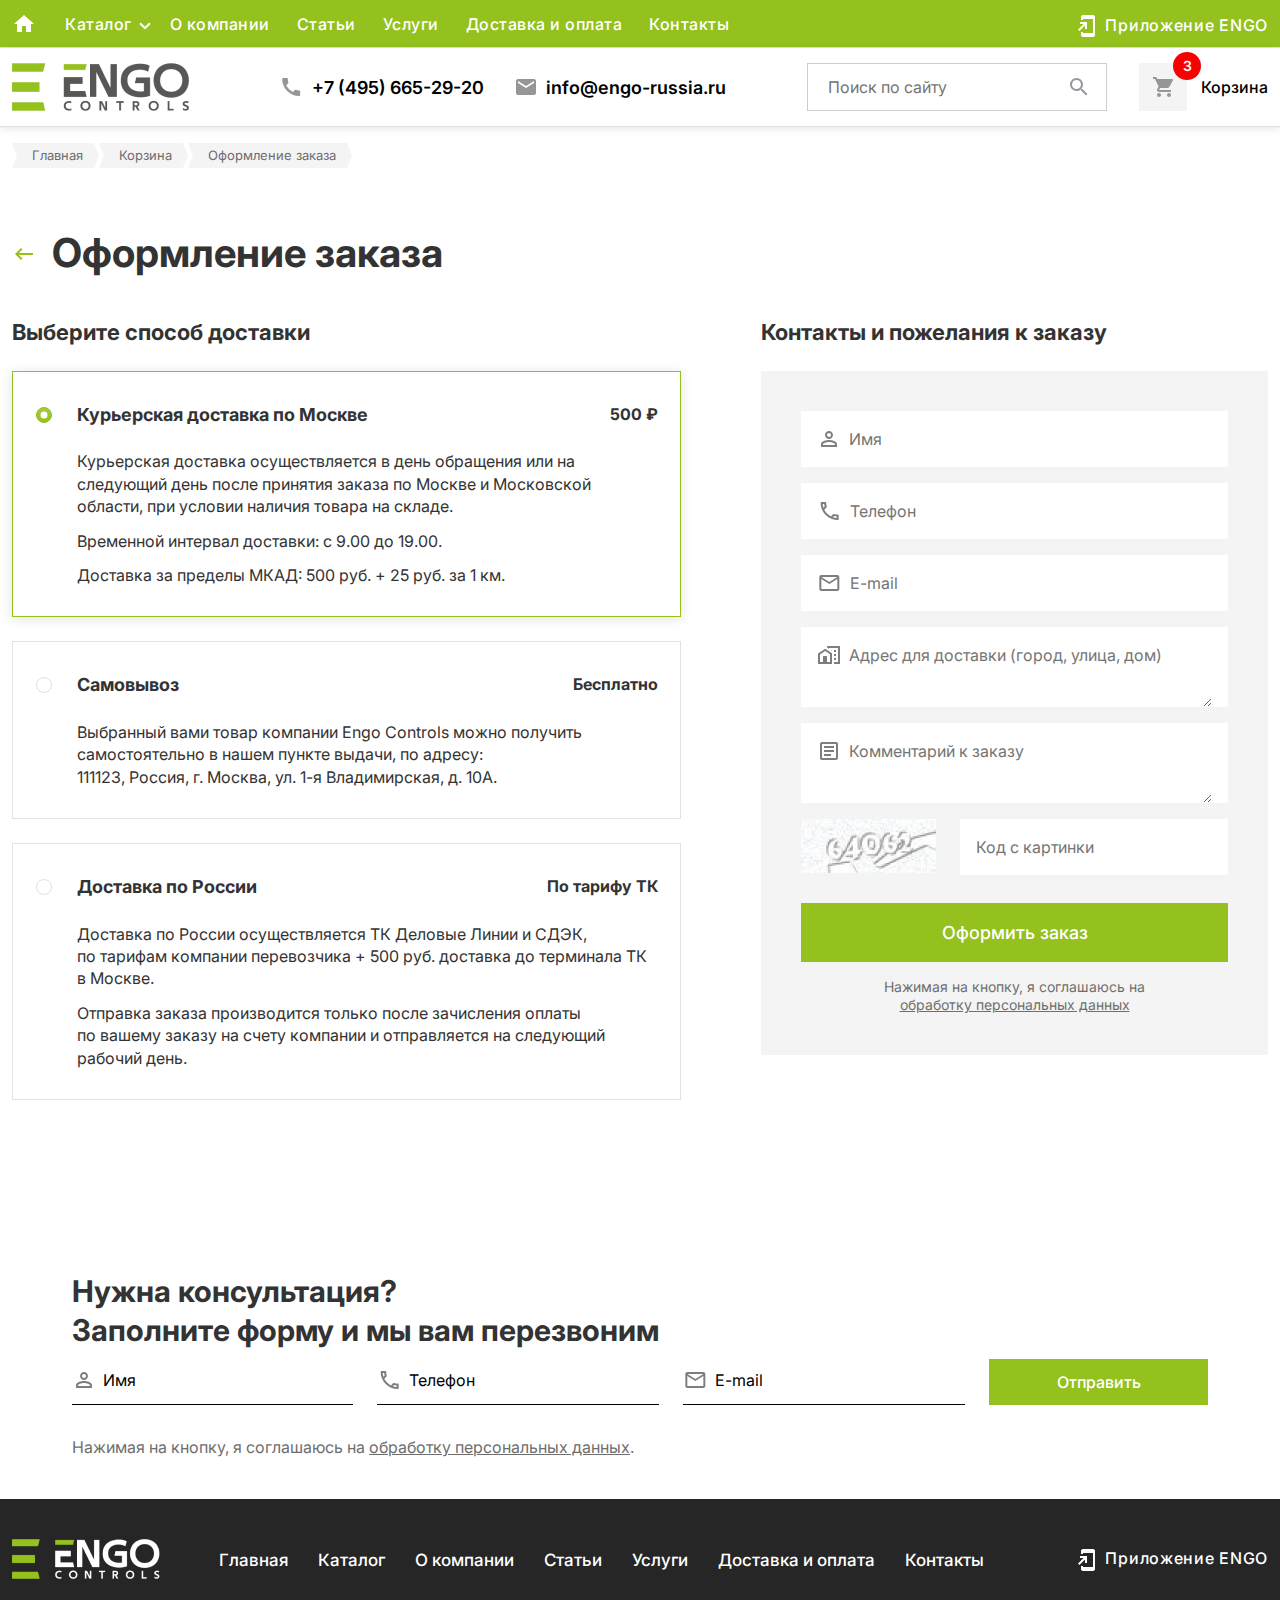
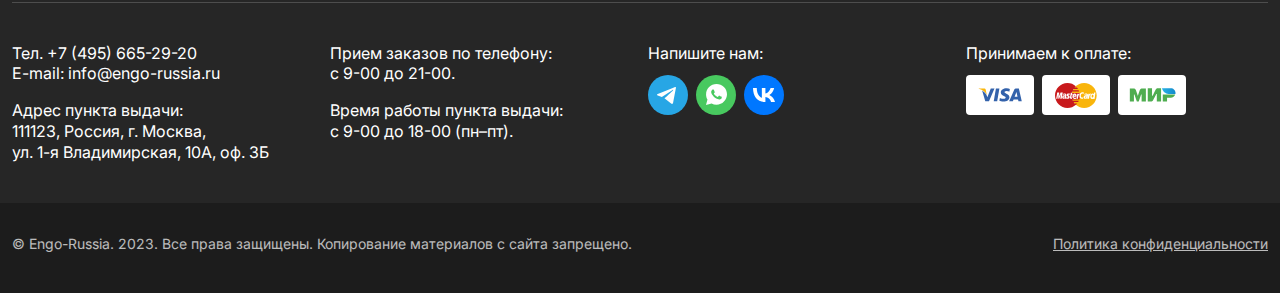
<file: makeOrder.html>
<!doctype html>
<html lang="en">
<head>
    <meta charset="utf-8">
    <meta name="viewport" content="width=device-width, initial-scale=1">
    <link rel="stylesheet" href="css/styles.css">

    <link
            rel="stylesheet"
            href="https://cdn.jsdelivr.net/npm/swiper@10/swiper-bundle.min.css"
    />
    <title>Bootstrap Sass &amp; JS</title>
</head>
<body>
<nav class="main-nav bg-success border-bottom d-none d-xl-flex ">
    <div class="container d-flex align-items-center flex-wrap">
        <a href="./index.html" class="header_home">
            <svg width="24" height="24" viewBox="0 0 24 24" fill="none" xmlns="http://www.w3.org/2000/svg">
                <g clip-path="url(#clip0_10_2080)">
                    <path d="M10 20V14H14V20H19V12H22L12 3L2 12H5V20H10Z" fill="white"/>
                </g>
                <defs>
                    <clipPath id="clip0_10_2080">
                        <rect width="24" height="24" fill="white"/>
                    </clipPath>
                </defs>
            </svg>
        </a>
        <ul class="nav me-auto nav_header">
            <li class="nav-item dropdown">
                <a class="nav-link dropdown-toggle" href="#" role="button" data-bs-toggle="dropdown"
                   aria-expanded="false">
                    Каталог
                    <svg width="12" height="8" viewBox="0 0 12 8" fill="none" xmlns="http://www.w3.org/2000/svg">
                        <path d="M1.05025 1.21725L6 6.16699L10.9497 1.21724" stroke="white" stroke-width="2"/>
                    </svg>
                </a>
                <ul class="dropdown-menu">
                    <li><a class="dropdown-item" href="./catalog.html">Проводные терморегуляторы</a></li>
                    <li><a class="dropdown-item" href="./catalog.html">Термоэлектрические приводы</a></li>
                    <li><a class="dropdown-item" href="./catalog.html">Интернет термостаты</a></li>
                    <li><a class="dropdown-item" href="./catalog.html">Дистанционное управление</a></li>
                    <li><a class="dropdown-item" href="./catalog.html">Проводная система управления</a></li>
                    <li><a class="dropdown-item" href="./catalog.html">Регуляторы управления насосом</a></li>
                    <li><a class="dropdown-item" href="./catalog.html">Аксессуары</a></li>
                    <li><a class="dropdown-item" href="./catalog.html">Беспроводные термостаты</a></li>

                </ul>
            </li>
            <li class="nav-item"><a href="./about.html" class="nav-link link-body-emphasis px-2">О компании</a></li>
            <li class="nav-item"><a href="./posts.html" class="nav-link link-body-emphasis px-2">Статьи</a></li>
            <li class="nav-item"><a href="./services.html" class="nav-link link-body-emphasis px-2">Услуги</a></li>
            <li class="nav-item"><a href="./delivery.html" class="nav-link link-body-emphasis px-2">Доставка и оплата</a></li>
            <li class="nav-item"><a href="./contacts.html" class="nav-link link-body-emphasis px-2">Контакты</a></li>

        </ul>
        <ul class="nav">
            <li class="nav-item"><a href="./app.html" class="nav-link link-body-emphasis  app">
                <svg width="24" height="24" viewBox="0 0 24 24" fill="none" xmlns="http://www.w3.org/2000/svg">
                    <g clip-path="url(#clip0_60_3678)">
                        <path d="M18 1.01L8 1C6.9 1 6 1.9 6 3V6H8V5H18V19H8V18H6V21C6 22.1 6.9 23 8 23H18C19.1 23 20 22.1 20 21V3C20 1.9 19.1 1.01 18 1.01ZM10 15H12V8H5V10H8.59L3 15.59L4.41 17L10 11.41V15Z"
                              fill="white"/>
                    </g>
                    <defs>
                        <clipPath id="clip0_60_3678">
                            <rect width="24" height="24" fill="white"/>
                        </clipPath>
                    </defs>
                </svg>
                Приложение ENGO</a>
            </li>
        </ul>
    </div>
</nav>
<div class="overlay"></div>
<header class="border-bottom header">
    <div class="container d-flex align-items-center justify-content-between header-wrp">
        <a href="./index.html" class="d-flex align-items-center  link-body-emphasis text-decoration-none logo">
            <img src="./img/engo_gray.png" alt="">
        </a>

        <div class="d-none align-items-center d-xl-flex header__contacts">
            <a href="tel:+74956652920" class="fw-semibold fz-18 d-flex align-items-center gap-2">
                <svg width="25" height="24" viewBox="0 0 25 24" fill="none" xmlns="http://www.w3.org/2000/svg">
                    <g clip-path="url(#clip0_60_3664)">
                        <path d="M20.1916 15.38C18.9616 15.38 17.7716 15.18 16.6616 14.82C16.3116 14.7 15.9216 14.79 15.6516 15.06L14.0816 17.03C11.2516 15.68 8.60164 13.13 7.19164 10.2L9.14164 8.54C9.41164 8.26 9.49164 7.87 9.38164 7.52C9.01164 6.41 8.82164 5.22 8.82164 3.99C8.82164 3.45 8.37164 3 7.83164 3H4.37164C3.83164 3 3.18164 3.24 3.18164 3.99C3.18164 13.28 10.9116 21 20.1916 21C20.9016 21 21.1816 20.37 21.1816 19.82V16.37C21.1816 15.83 20.7316 15.38 20.1916 15.38Z"
                              fill="#969696"/>
                    </g>
                    <defs>
                        <clipPath id="clip0_60_3664">
                            <rect width="24" height="24" fill="white" transform="translate(0.181641)"/>
                        </clipPath>
                    </defs>
                </svg>
                +7 (495) 665-29-20
            </a>
            <a href="mailto:info@engo-russia.ru" class="fw-semibold fz-18 d-flex align-items-center gap-2">
                <svg width="24" height="24" viewBox="0 0 24 24" fill="none" xmlns="http://www.w3.org/2000/svg">
                    <g clip-path="url(#clip0_41_2403)">
                        <path d="M20 4H4C2.9 4 2.01 4.9 2.01 6L2 18C2 19.1 2.9 20 4 20H20C21.1 20 22 19.1 22 18V6C22 4.9 21.1 4 20 4ZM20 8L12 13L4 8V6L12 11L20 6V8Z"
                              fill="#969696"/>
                    </g>
                    <defs>
                        <clipPath id="clip0_41_2403">
                            <rect width="24" height="24" fill="white"/>
                        </clipPath>
                    </defs>
                </svg>
                info@engo-russia.ru
            </a>
        </div>

        <div class="d-flex align-items-center gap-3 gap-xl-8">
            <form class=" header_search header_search-main" role="search">
                <input type="search" class="d-xl-block d-none" placeholder="Поиск по сайту" aria-label="Search">
                <button>
                    <svg width="18" height="18" viewBox="0 0 18 18" fill="none" xmlns="http://www.w3.org/2000/svg">
                        <path d="M6.5 0C8.22391 0 9.87721 0.684819 11.0962 1.90381C12.3152 3.12279 13 4.77609 13 6.5C13 8.11 12.41 9.59 11.44 10.73L11.71 11H12.5L17.5 16L16 17.5L11 12.5V11.71L10.73 11.44C9.59 12.41 8.11 13 6.5 13C4.77609 13 3.12279 12.3152 1.90381 11.0962C0.684819 9.87721 0 8.22391 0 6.5C0 4.77609 0.684819 3.12279 1.90381 1.90381C3.12279 0.684819 4.77609 0 6.5 0ZM6.5 2C4 2 2 4 2 6.5C2 9 4 11 6.5 11C9 11 11 9 11 6.5C11 4 9 2 6.5 2Z"
                              fill="#9898A0"/>
                    </svg>
                </button>
            </form>

            <a href="./cartPage.html" class="cart">
                <div class="cart__btn position-relative">
                    <svg width="20" height="20" viewBox="0 0 20 20" fill="none" xmlns="http://www.w3.org/2000/svg">
                        <path d="M6 16C4.9 16 4.01 16.9 4.01 18C4.01 19.1 4.9 20 6 20C7.1 20 8 19.1 8 18C8 16.9 7.1 16 6 16ZM0 0V2H2L5.6 9.59L4.25 12.04C4.09 12.32 4 12.65 4 13C4 14.1 4.9 15 6 15H18V13H6.42C6.28 13 6.17 12.89 6.17 12.75L6.2 12.63L7.1 11H14.55C15.3 11 15.96 10.59 16.3 9.97L19.88 3.48C19.96 3.34 20 3.17 20 3C20 2.45 19.55 2 19 2H4.21L3.27 0H0ZM16 16C14.9 16 14.01 16.9 14.01 18C14.01 19.1 14.9 20 16 20C17.1 20 18 19.1 18 18C18 16.9 17.1 16 16 16Z"
                              fill="#969696"/>
                    </svg>
                    <span class="position-absolute  start-100 translate-middle badge rounded-pill bg-danger text-white fw-semibold">
                    3
                </span>
                </div>
                <div class="fw-medium d-none d-xl-block">
                    Корзина
                </div>
            </a>
            <button class="navbar-toggler d-xl-none d-block collapsed" type="button" data-bs-toggle="collapse"
                    data-bs-target="#navbarNav" aria-controls="navbarNav" aria-expanded="false"
                    aria-label="Toggle navigation">
                <svg width="40" height="40" viewBox="0 0 40 40" fill="none" xmlns="http://www.w3.org/2000/svg">
                    <path d="M5 10H35V13H5V10Z" fill="black"/>
                    <path d="M5 18H35V21H5V18Z" fill="black"/>
                    <path d="M5 26H35V29H5V26Z" fill="black"/>
                </svg>
            </button>
        </div>
    </div>
    <div class="collapse navbar-collapse mobile-panel" id="navbarNav">
        <form class="w-100 mb-3  header_search" role="search">
            <input type="search" class="" placeholder="Поиск по сайту" aria-label="Search">
            <button>
                <svg width="18" height="18" viewBox="0 0 18 18" fill="none" xmlns="http://www.w3.org/2000/svg">
                    <path d="M6.5 0C8.22391 0 9.87721 0.684819 11.0962 1.90381C12.3152 3.12279 13 4.77609 13 6.5C13 8.11 12.41 9.59 11.44 10.73L11.71 11H12.5L17.5 16L16 17.5L11 12.5V11.71L10.73 11.44C9.59 12.41 8.11 13 6.5 13C4.77609 13 3.12279 12.3152 1.90381 11.0962C0.684819 9.87721 0 8.22391 0 6.5C0 4.77609 0.684819 3.12279 1.90381 1.90381C3.12279 0.684819 4.77609 0 6.5 0ZM6.5 2C4 2 2 4 2 6.5C2 9 4 11 6.5 11C9 11 11 9 11 6.5C11 4 9 2 6.5 2Z"
                          fill="#9898A0"/>
                </svg>
            </button>
        </form>
        <ul class="navbar-nav">
            <li class="nav-item active">
                <a class="nav-link" href="#">Главная</a>
            </li>
            <li class="nav-item dropdown"> <!-- Добавьте класс dropdown для элемента меню -->
                <a class="nav-link dropdown-toggle" href="#" id="navbarDropdown" role="button" data-bs-toggle="dropdown"
                   aria-haspopup="true" aria-expanded="false">
                    Каталог
                    <svg width="12" height="8" viewBox="0 0 12 8" fill="none" xmlns="http://www.w3.org/2000/svg">
                        <path d="M1.05025 1.21725L6 6.16699L10.9497 1.21724" stroke="#575756" stroke-width="2"/>
                    </svg>
                </a>
                <div class="dropdown-menu position-static" aria-labelledby="navbarDropdown">
                    <a class="dropdown-item" href="#">Проводные терморегуляторы</a>
                    <a class="dropdown-item" href="#">Термоэлектрические приводы</a>
                    <a class="dropdown-item" href="#">Интернет термостаты</a>
                    <a class="dropdown-item" href="#">Дистанционное управление</a>
                    <a class="dropdown-item" href="#">Проводная система управления</a>
                    <a class="dropdown-item" href="#">Регуляторы управления насосом</a>
                    <a class="dropdown-item" href="#">Аксессуары</a>
                    <a class="dropdown-item" href="#">Беспроводные термостаты</a>

                </div>
            </li>
            <li class="nav-item">
                <a class="nav-link" href="#">О компании</a>
            </li>
            <li class="nav-item">
                <a class="nav-link" href="#">Статьи</a>
            </li>
            <li class="nav-item">
                <a class="nav-link" href="#">Услуги</a>
            </li>
            <li class="nav-item">
                <a class="nav-link" href="#">Доставка и оплата</a>
            </li>
            <li class="nav-item">
                <a class="nav-link" href="#">Контакты</a>
            </li>
        </ul>
        <a href="#" class="nav-link link-body-emphasis text-success app-mob">
            <svg width="24" height="24" viewBox="0 0 24 24" fill="none" xmlns="http://www.w3.org/2000/svg">
                <g clip-path="url(#clip0_60_3678)">
                    <path d="M18 1.01L8 1C6.9 1 6 1.9 6 3V6H8V5H18V19H8V18H6V21C6 22.1 6.9 23 8 23H18C19.1 23 20 22.1 20 21V3C20 1.9 19.1 1.01 18 1.01ZM10 15H12V8H5V10H8.59L3 15.59L4.41 17L10 11.41V15Z"/>
                </g>
                <defs>
                    <clipPath id="clip0_60_3678">
                        <rect width="24" height="24" fill="white"/>
                    </clipPath>
                </defs>
            </svg>
            Приложение ENGO</a>

        <div class="divider"></div>

        <div class="d-flex flex-column mobile-panel-cont">
            <a href="tel:+74956652920" class="fw-semibold fz-18 d-flex align-items-center gap-2">
                <svg width="25" height="24" viewBox="0 0 25 24" fill="none" xmlns="http://www.w3.org/2000/svg">
                    <g clip-path="url(#clip0_60_3664)">
                        <path d="M20.1916 15.38C18.9616 15.38 17.7716 15.18 16.6616 14.82C16.3116 14.7 15.9216 14.79 15.6516 15.06L14.0816 17.03C11.2516 15.68 8.60164 13.13 7.19164 10.2L9.14164 8.54C9.41164 8.26 9.49164 7.87 9.38164 7.52C9.01164 6.41 8.82164 5.22 8.82164 3.99C8.82164 3.45 8.37164 3 7.83164 3H4.37164C3.83164 3 3.18164 3.24 3.18164 3.99C3.18164 13.28 10.9116 21 20.1916 21C20.9016 21 21.1816 20.37 21.1816 19.82V16.37C21.1816 15.83 20.7316 15.38 20.1916 15.38Z"
                              fill="#969696"/>
                    </g>
                    <defs>
                        <clipPath id="clip0_60_3664">
                            <rect width="24" height="24" fill="white" transform="translate(0.181641)"/>
                        </clipPath>
                    </defs>
                </svg>
                +7 (495) 665-29-20
            </a>
            <a href="mailto:info@engo-russia.ru" class="fw-semibold fz-18 d-flex align-items-center gap-2">
                <svg width="24" height="24" viewBox="0 0 24 24" fill="none" xmlns="http://www.w3.org/2000/svg">
                    <g clip-path="url(#clip0_41_2403)">
                        <path d="M20 4H4C2.9 4 2.01 4.9 2.01 6L2 18C2 19.1 2.9 20 4 20H20C21.1 20 22 19.1 22 18V6C22 4.9 21.1 4 20 4ZM20 8L12 13L4 8V6L12 11L20 6V8Z"
                              fill="#969696"/>
                    </g>
                    <defs>
                        <clipPath id="clip0_41_2403">
                            <rect width="24" height="24" fill="white"/>
                        </clipPath>
                    </defs>
                </svg>
                info@engo-russia.ru
            </a>
        </div>
        <ul class="d-flex gap-3 mt-3" style="margin-bottom: 0">
            <li><a href="#"><img src="./img/socials.svg" alt=""></a>
            </li>
            <li><a href="#"><img src="./img/socials-1.svg" alt=""></a>
            </li>
            <li><a href="#"><img src="./img/socials-2.svg" alt=""></a>
            </li>
        </ul>
    </div>

    <div class="mob-search d-none">
        <div class="d-flex align-items-center gap-4" style="padding: 0 18px">
            <svg class="header_search-back pointer" width="16" height="16" viewBox="0 0 16 16" fill="none"
                 xmlns="http://www.w3.org/2000/svg">
                <path d="M16 7L3.83 7L9.42 1.41L8 0L0 8L8 16L9.41 14.59L3.83 9L16 9V7Z" fill="#979797"/>
            </svg>
            <form class="w-100 header_search " role="search">
                <input type="search" class="" placeholder="Поиск по сайту" aria-label="Search">
                <button>
                    <svg width="18" height="18" viewBox="0 0 18 18" fill="none" xmlns="http://www.w3.org/2000/svg">
                        <path d="M6.5 0C8.22391 0 9.87721 0.684819 11.0962 1.90381C12.3152 3.12279 13 4.77609 13 6.5C13 8.11 12.41 9.59 11.44 10.73L11.71 11H12.5L17.5 16L16 17.5L11 12.5V11.71L10.73 11.44C9.59 12.41 8.11 13 6.5 13C4.77609 13 3.12279 12.3152 1.90381 11.0962C0.684819 9.87721 0 8.22391 0 6.5C0 4.77609 0.684819 3.12279 1.90381 1.90381C3.12279 0.684819 4.77609 0 6.5 0ZM6.5 2C4 2 2 4 2 6.5C2 9 4 11 6.5 11C9 11 11 9 11 6.5C11 4 9 2 6.5 2Z"
                              fill="#9898A0"/>
                    </svg>
                </button>
            </form>
        </div>
    </div>
</header>


<main>
    <div class="container">
        <ul class="bread">
            <li>
                <a class="bread__link" href="./index.html">Главная</a>
            </li>
            <li>
                <a class="bread__link" href="#">Корзина</a>
            </li>
            <li>
                <a class="bread__link" href="#">Оформление заказа</a>
            </li>
        </ul>
    </div>


    <div class="container">
        <div class="makeOrder">
            <div class="d-flex align-items-center gap-2 gap-lg-3 makeOrder-head">
                <a href="./index.html" class="">
                    <img src="./img/back.svg" alt="">
                </a>
                <h1 class="m-0">
                    Оформление заказа
                </h1>
            </div>

            <div class="makeOrder-wrp">
                <div class="makeOrder-l">
                    <h3>Выберите способ доставки</h3>
                    <div class="makeOrder-check">
                        <input class="form-check-input" checked type="radio" name="flexRadioDefault"
                               id="flexRadioDefault1">
                        <label class="makeOrder-label" for="flexRadioDefault1">
                            <span class="makeOrder-check-head">
                                <span class="makeOrder-check-name">Курьерская доставка по&nbsp;Москве</span>
                                <span class="makeOrder-check-price">500 ₽</span>
                            </span>
                            <span class="makeOrder-check-txt">
                                <div>
                                   Курьерская доставка осуществляется в день обращения или на следующий день после принятия заказа по Москве и Московской области, при условии наличия товара на складе.
                                </div>
                                <div>Временной интервал доставки: с&nbsp;9.00 до 19.00.
                                </div>
                                <div>Доставка за пределы МКАД: 500&nbsp;руб.&nbsp;+ 25 руб. за 1 км.
                                </div>
                            </span>
                        </label>
                    </div>
                    <div class="makeOrder-check">
                        <input class="form-check-input" type="radio" name="flexRadioDefault" id="flexRadioDefault2">
                        <label class="makeOrder-label" for="flexRadioDefault2">
                            <span class="makeOrder-check-head">
                                <span class="makeOrder-check-name">Самовывоз</span>
                                <span class="makeOrder-check-price">Бесплатно</span>
                            </span>
                            <span class="makeOrder-check-txt">
                                Выбранный вами товар компании Engo Controls можно получить самостоятельно в&nbsp;нашем пункте выдачи, по адресу:
                                <div>111123, Россия, г. Москва, ул. 1-я Владимирская, д. 10А.</div>
                            </span>
                        </label>
                    </div>
                    <div class="makeOrder-check">
                        <input class="form-check-input" type="radio" name="flexRadioDefault" id="flexRadioDefault3">
                        <label class="makeOrder-label" for="flexRadioDefault3">
                            <span class="makeOrder-check-head">
                                <span class="makeOrder-check-name">Доставка по России</span>
                                <span class="makeOrder-check-price">По тарифу ТК</span>
                            </span>
                            <span class="makeOrder-check-txt">
                                <div>Доставка по России осуществляется ТК Деловые Линии и СДЭК, по&nbsp;тарифам компании перевозчика + 500 руб. доставка до терминала ТК в&nbsp;Москве.</div>
                                <div>Отправка заказа производится только после зачисления оплаты по&nbsp;вашему заказу на счету компании и отправляется на следующий рабочий день.</div>
                            </span>
                        </label>
                    </div>
                </div>
                <div class="makeOrder-r">
                    <h3>Контакты и пожелания к заказу</h3>
                    <form action="#" method="post" class="mainForm">
                        <div class="input-with-icon">
                            <input type="email" id="order_name" name="name" placeholder="Имя">
                            <img src="./img/input_user.svg" alt="Name Icon">
                        </div>

                        <div class="input-with-icon">
                            <input type="tel" id="order_phone" name="phone" placeholder="Телефон">
                            <img src="./img/input_phone.svg" alt="Phone Icon">
                        </div>

                        <div class="input-with-icon">
                            <input type="email" id="order_email" name="email" placeholder="E-mail">
                            <img src="./img/input_email.svg" alt="Email Icon">
                        </div>

                        <div class="input-with-icon textArea">
                            <textarea id="order_address" name="order_address"
                                      placeholder="Адрес для доставки (город, улица, дом)"></textarea>
                            <img src="./img/input_address.svg" alt="Address Icon">
                        </div>

                        <div class="input-with-icon textArea">
                            <textarea id="comment" name="order_comment" placeholder="Комментарий к заказу"></textarea>
                            <img src="./img/input_comment.svg" alt="Address Icon">
                        </div>

                        <div class="d-flex gap-2 gap-lg-4">
                            <div class="capt">
                                <img src="./img/input_captcha.png" alt="">
                            </div>
                            <div class="input-with-icon w-100">
                                <input type="text" id="order_captcha" name="captcha" placeholder="Код с картинки">
                            </div>
                        </div>


                        <div class="btn btn-success w-100 prevent" data-bs-toggle="modal" data-bs-target="#modalOrder">
                            Оформить заказ
                        </div>
                        <p class="mainForm-ps">Нажимая на кнопку, я соглашаюсь на
                            <a href="./data.html" target="_blank" class="d-block">обработку персональных данных</a>
                        </p>
                    </form>
                </div>
            </div>
        </div>
    </div>

    <div class="modal fade" id="modalOrder" tabindex="-1" aria-labelledby="modalOrderLabel" aria-hidden="true">
        <div class="modal-dialog">
            <form class="modal-content modal-successSended" action="#">
                <button type="button" class="btn-close-modal text-white" data-bs-dismiss="modal" aria-label="Close">
                    <svg width="24" height="24" viewBox="0 0 24 24" fill="none" xmlns="http://www.w3.org/2000/svg">
                        <path d="M21 3L3 21" stroke="white" stroke-width="2" stroke-miterlimit="10"/>
                        <path d="M3 3L21 21" stroke="white" stroke-width="2" stroke-miterlimit="10"/>
                    </svg>
                </button>
                <div  class="modal-body">
                    <h2 class="text-center">Спасибо за ваш заказ!</h2>
                    <p class="modal-successSended-txt">Наш менеджер свяжется с вами&nbsp;в&nbsp;ближайшее время.</p>
                    <button class="btn btn-success">Понятно</button>
                </div>
            </form>
        </div>
    </div>

    <div class="modal fade" id="successSended" tabindex="-1" aria-labelledby="successSendedLabel" aria-hidden="true">
        <div class="modal-dialog">
            <form class="modal-content modal-successSended" action="#">
                <button type="button" class="btn-close-modal text-white" data-bs-dismiss="modal" aria-label="Close">
                    <svg width="24" height="24" viewBox="0 0 24 24" fill="none" xmlns="http://www.w3.org/2000/svg">
                        <path d="M21 3L3 21" stroke="white" stroke-width="2" stroke-miterlimit="10"/>
                        <path d="M3 3L21 21" stroke="white" stroke-width="2" stroke-miterlimit="10"/>
                    </svg>
                </button>
                <div  class="modal-body">
                    <h2 class="text-center">Спасибо</h2>
                    <p class="modal-successSended-txt">Наш менеджер свяжется с вами&nbsp;в&nbsp;ближайшее время.</p>
                    <button class="btn btn-success">Понятно</button>
                </div>
            </form>
        </div>
    </div>
        <div class="container">
            <div class="banner__wrp">
                <div>
                    <h2>
                        Нужна консультация?<br/>
                        Заполните форму и&nbsp;мы&nbsp;вам перезвоним
                    </h2>
                    <form>
                        <div class="banner__form gap-6">
                            <div class="  banner__inp">
                                <img src="./img/input_user.svg" alt="">
                                <input type="text" placeholder="Имя" id="name" name="name" >
                            </div>
                            <div class="   banner__inp">
                                <img src="./img/input_phone.svg" alt="">
                                <input type="tel" placeholder="Телефон" id="phone" name="phone" >
                            </div>
                            <div class="   banner__inp">
                                <img src="./img/input_email.svg" alt="">
                                <input type="email" placeholder="E-mail" id="email" name="email" >
                            </div>
                            <button type="submit" class="btn btn-success  prevent" data-bs-toggle="modal" data-bs-target="#successSended">Отправить</button>
                        </div>

                    </form>
                    <p class="banner__form-ps">Нажимая на кнопку, я соглашаюсь на <a href="./data.html" target="_blank">обработку персональных
                        данных</a>.</p>
                </div>
            </div>

        </div>
    </div>
</main>


<footer class="footer">
    <div class="container">
        <div class="footer__top">
            <a href="./index.html" class="d-flex align-items-center mb-3 mb-lg-0  link-body-emphasis text-decoration-none logo">
                <img src="./img/engo_white.png" alt="">
            </a>
            <ul class="nav me-auto">
                <li class="nav-item"><a href="./index.html" class="nav-link">Главная</a></li>
                <li class="nav-item"><a href="./catalogAll.html" class="nav-link">Каталог</a></li>
                <li class="nav-item"><a href="./about.html" class="nav-link">О компании</a></li>
                <li class="nav-item"><a href="./posts.html" class="nav-link">Статьи</a></li>
                <li class="nav-item"><a href="./services.html" class="nav-link">Услуги</a></li>
                <li class="nav-item"><a href="./delivery.html" class="nav-link">Доставка и оплата</a></li>
                <li class="nav-item"><a href="./contacts.html" class="nav-link">Контакты</a></li>
            </ul>
            <a href="./app.html" class="nav-link link-body-emphasis app">
                <svg width="24" height="24" viewBox="0 0 24 24" fill="none" xmlns="http://www.w3.org/2000/svg">
                    <g clip-path="url(#clip0_60_3678)">
                        <path d="M18 1.01L8 1C6.9 1 6 1.9 6 3V6H8V5H18V19H8V18H6V21C6 22.1 6.9 23 8 23H18C19.1 23 20 22.1 20 21V3C20 1.9 19.1 1.01 18 1.01ZM10 15H12V8H5V10H8.59L3 15.59L4.41 17L10 11.41V15Z"
                              fill="white"/>
                    </g>
                    <defs>
                        <clipPath id="clip0_60_3678">
                            <rect width="24" height="24" fill="white"/>
                        </clipPath>
                    </defs>
                </svg>
                Приложение ENGO</a>
        </div>

        <div class="footer__main">
            <div class="d-flex flex-column footer__cont">
                <div>
                    <a href="tel:+74956652920">Тел. +7 (495) 665-29-20</a>
                    <a href="mailto:info@engo-russia.ru">E-mail: info@engo-russia.ru</a>
                </div>

                <div>
                    Адрес пункта выдачи:<br/>
                    111123, Россия, г. Москва,<br/>
                    ул. 1-я Владимирская, 10А, оф. 3Б
                </div>
            </div>
            <div class="d-flex flex-column footer__cont">
                <div>
                    Прием заказов по телефону: <br>
                    с 9-00 до 21-00.
                </div>
                <div>
                    Время работы пункта выдачи: <br>
                    с 9-00 до 18-00 (пн–пт).
                </div>
            </div>
            <div class="d-flex flex-column gap-3">
                <div>Напишите нам:</div>
                <ul class="d-flex soclials">
                    <li><a href="#"><img src="./img/socials.svg" alt=""></a>
                    </li>
                    <li><a href="#"><img src="./img/socials-1.svg" alt=""></a>
                    </li>
                    <li><a href="#"><img src="./img/socials-2.svg" alt=""></a>
                    </li>
                </ul>
            </div>
            <div class="d-flex flex-column gap-3">
                <div>Принимаем к оплате:</div>
                <ul class="d-flex">
                    <li><a href="#"><img src="./img/visa.svg" alt=""></a>
                    </li>
                    <li><a href="#"><img src="./img/master_card.svg" alt=""></a>
                    </li>
                    <li><a href="#"><img src="./img/mir.svg" alt=""></a>
                    </li>
                </ul>
            </div>
        </div>
    </div>
    <div class="footer__bot">
        <div class="container">
            <div class="footer__bot-wrp">
                <div>
                    © Engo-Russia. 2023. Все права защищены. Копирование материалов с сайта запрещено.
                </div>
                <a href="./data.html" class="text-decoration-underline">Политика конфиденциальности</a>
            </div>
        </div>
    </div>
</footer>

<script src="https://cdn.jsdelivr.net/npm/swiper@10/swiper-bundle.min.js"></script>
<script src="https://cdn.jsdelivr.net/npm/bootstrap@5.3.0/dist/js/bootstrap.bundle.min.js"></script>
<script src="js/main.js"></script>
</body>
</html>
</file>
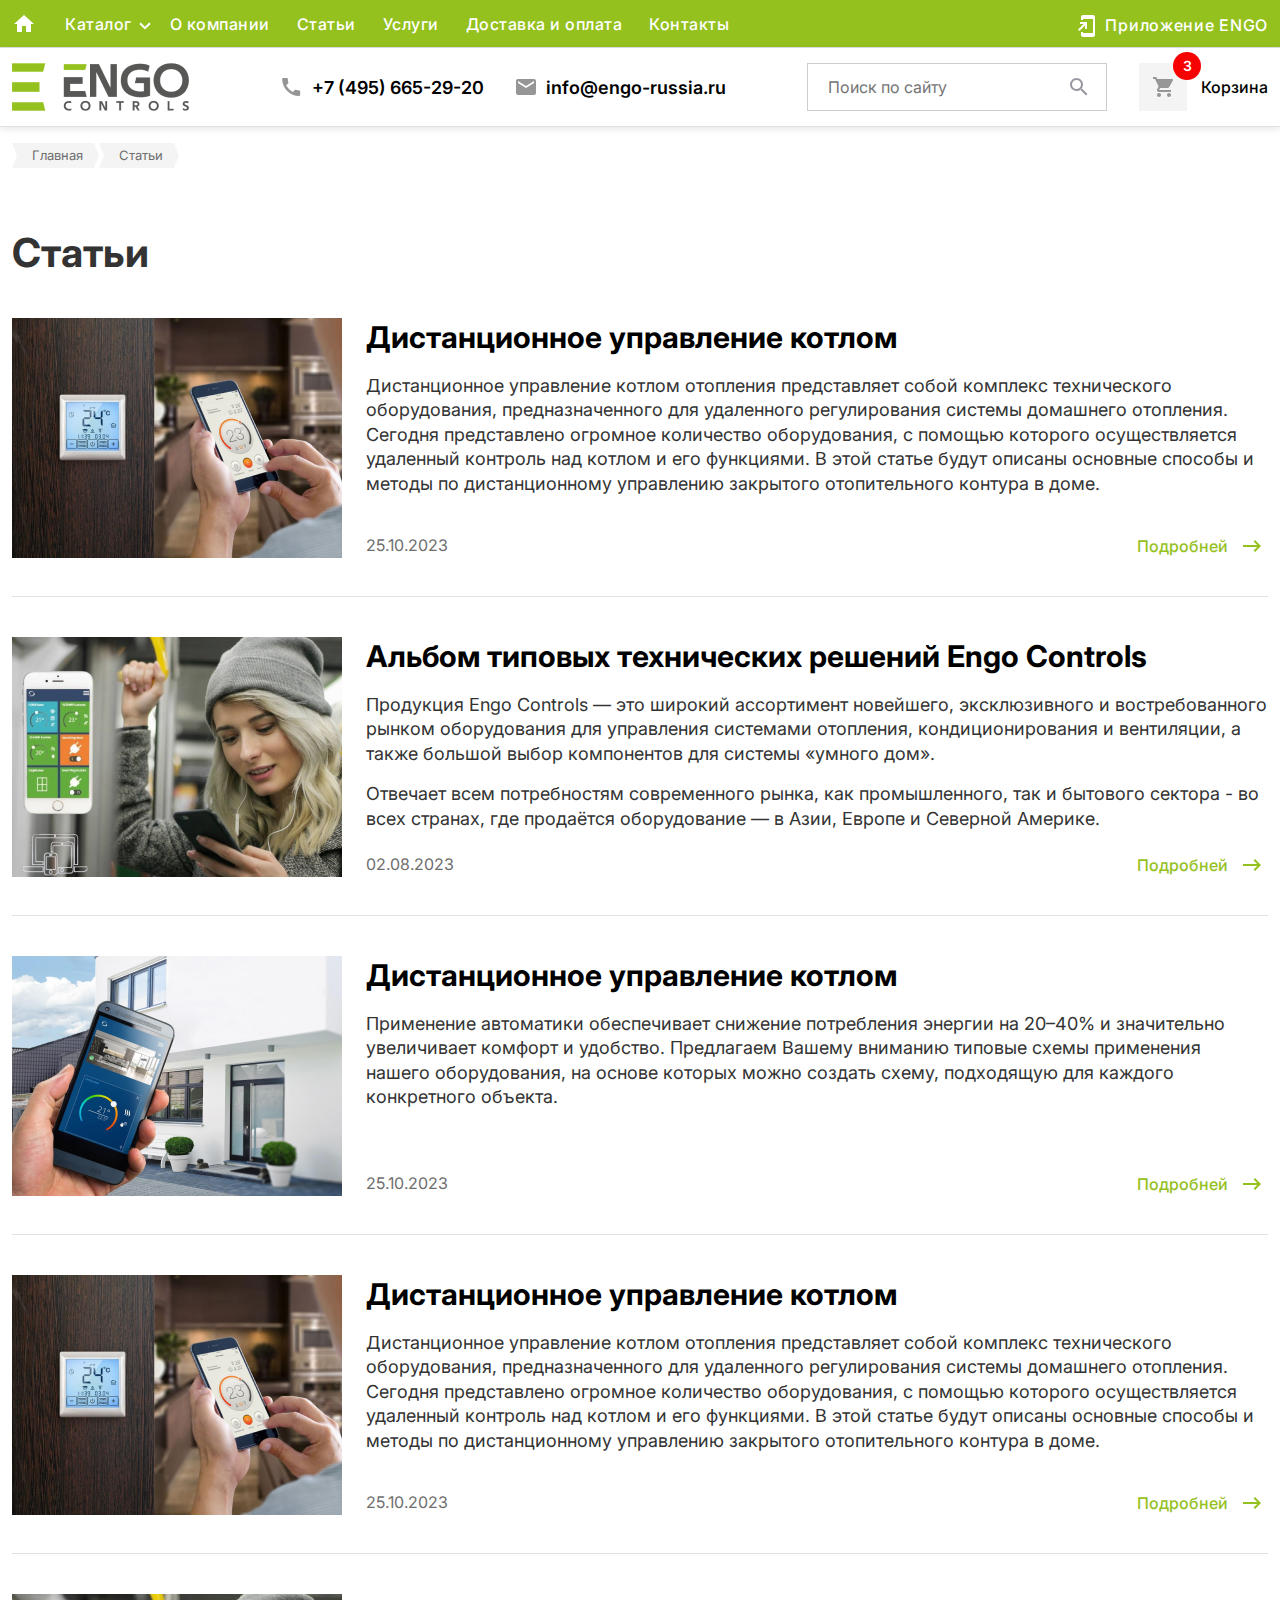
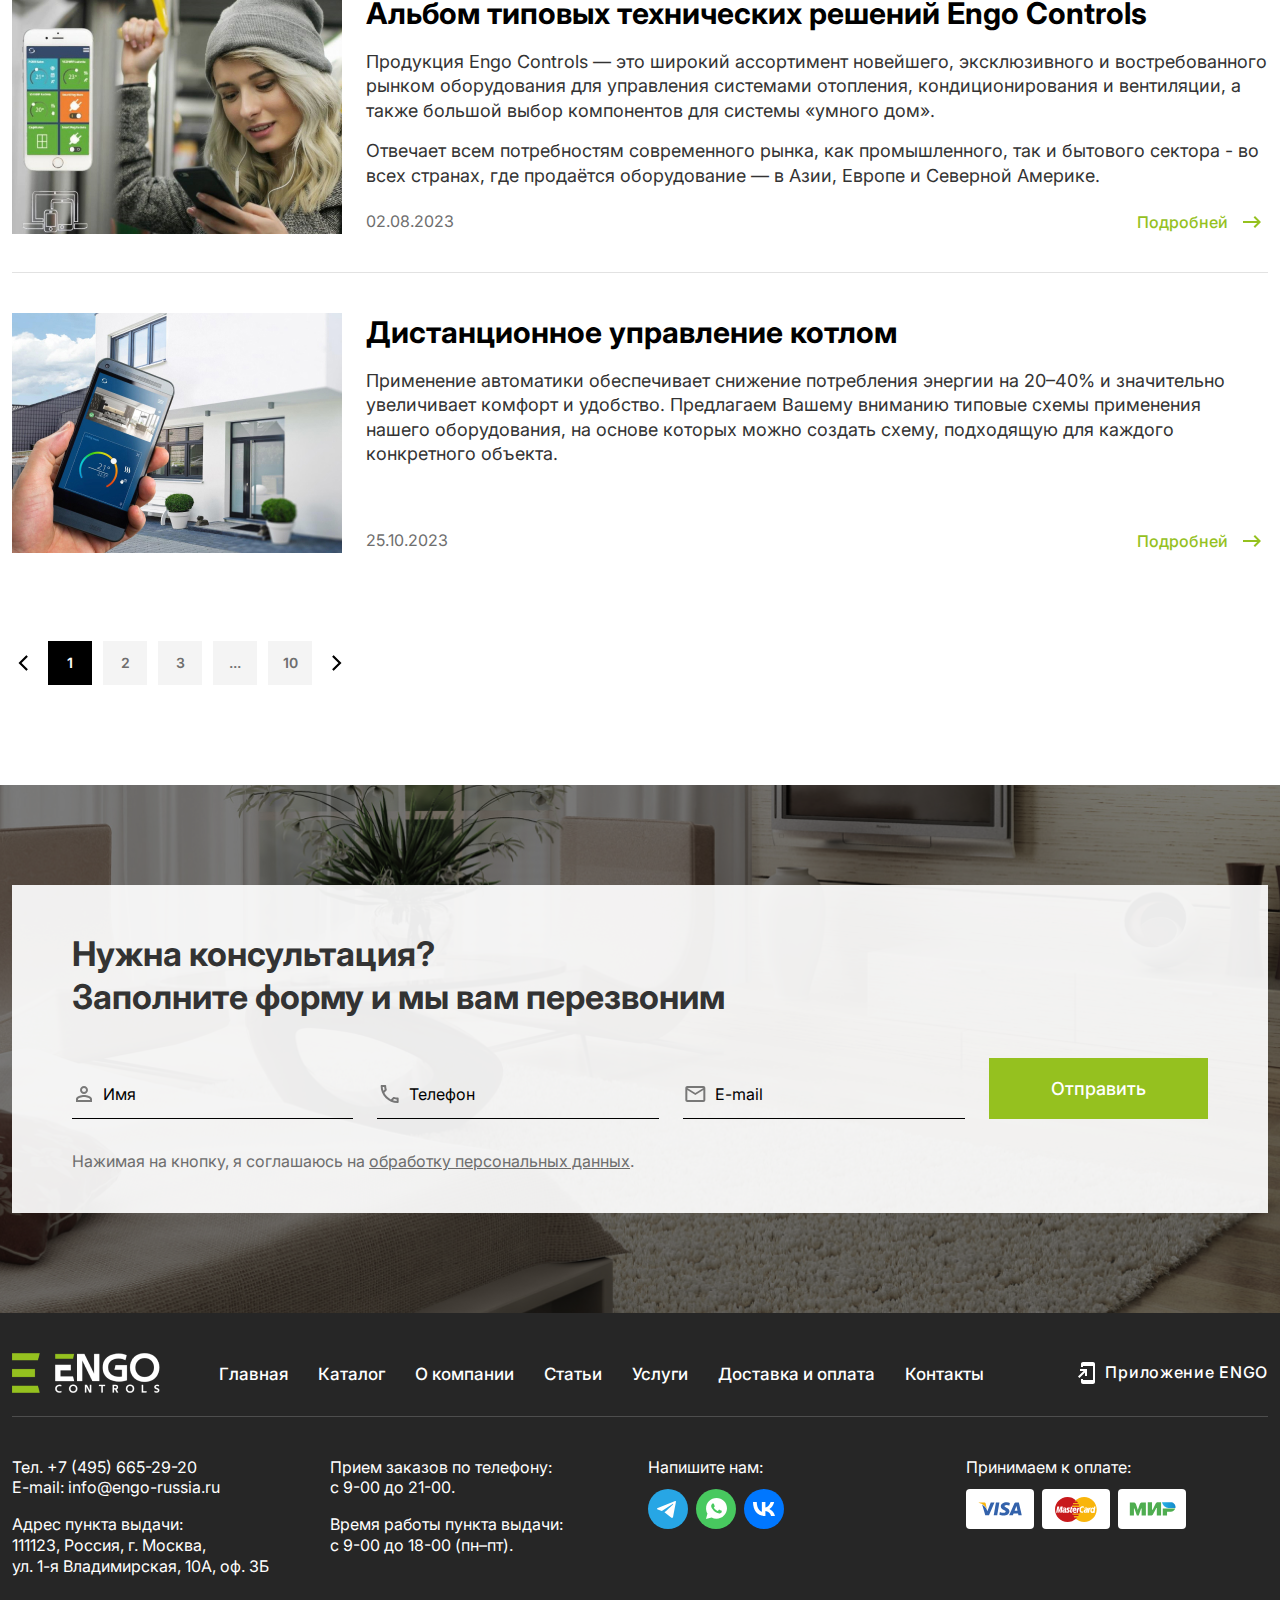
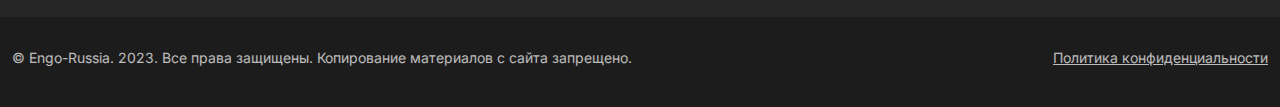
<file: posts.html>
<!doctype html>
<html lang="en">
<head>
    <meta charset="utf-8">
    <meta name="viewport" content="width=device-width, initial-scale=1">
    <link rel="stylesheet" href="css/styles.css">

    <link
            rel="stylesheet"
            href="https://cdn.jsdelivr.net/npm/swiper@10/swiper-bundle.min.css"
    />
    <title>Bootstrap Sass &amp; JS</title>
</head>
<body>
<nav class="main-nav bg-success border-bottom d-none d-xl-flex ">
    <div class="container d-flex align-items-center flex-wrap">
        <a href="./index.html" class="header_home">
            <svg width="24" height="24" viewBox="0 0 24 24" fill="none" xmlns="http://www.w3.org/2000/svg">
                <g clip-path="url(#clip0_10_2080)">
                    <path d="M10 20V14H14V20H19V12H22L12 3L2 12H5V20H10Z" fill="white"/>
                </g>
                <defs>
                    <clipPath id="clip0_10_2080">
                        <rect width="24" height="24" fill="white"/>
                    </clipPath>
                </defs>
            </svg>
        </a>
        <ul class="nav me-auto nav_header">
            <li class="nav-item dropdown">
                <a class="nav-link dropdown-toggle" href="#" role="button" data-bs-toggle="dropdown"
                   aria-expanded="false">
                    Каталог
                    <svg width="12" height="8" viewBox="0 0 12 8" fill="none" xmlns="http://www.w3.org/2000/svg">
                        <path d="M1.05025 1.21725L6 6.16699L10.9497 1.21724" stroke="white" stroke-width="2"/>
                    </svg>
                </a>
                <ul class="dropdown-menu">
                    <li><a class="dropdown-item" href="./catalog.html">Проводные терморегуляторы</a></li>
                    <li><a class="dropdown-item" href="./catalog.html">Термоэлектрические приводы</a></li>
                    <li><a class="dropdown-item" href="./catalog.html">Интернет термостаты</a></li>
                    <li><a class="dropdown-item" href="./catalog.html">Дистанционное управление</a></li>
                    <li><a class="dropdown-item" href="./catalog.html">Проводная система управления</a></li>
                    <li><a class="dropdown-item" href="./catalog.html">Регуляторы управления насосом</a></li>
                    <li><a class="dropdown-item" href="./catalog.html">Аксессуары</a></li>
                    <li><a class="dropdown-item" href="./catalog.html">Беспроводные термостаты</a></li>

                </ul>
            </li>
            <li class="nav-item"><a href="./about.html" class="nav-link link-body-emphasis px-2">О компании</a></li>
            <li class="nav-item"><a href="./posts.html" class="nav-link link-body-emphasis px-2">Статьи</a></li>
            <li class="nav-item"><a href="./services.html" class="nav-link link-body-emphasis px-2">Услуги</a></li>
            <li class="nav-item"><a href="./delivery.html" class="nav-link link-body-emphasis px-2">Доставка и оплата</a></li>
            <li class="nav-item"><a href="./contacts.html" class="nav-link link-body-emphasis px-2">Контакты</a></li>

        </ul>
        <ul class="nav">
            <li class="nav-item"><a href="./app.html" class="nav-link link-body-emphasis  app">
                <svg width="24" height="24" viewBox="0 0 24 24" fill="none" xmlns="http://www.w3.org/2000/svg">
                    <g clip-path="url(#clip0_60_3678)">
                        <path d="M18 1.01L8 1C6.9 1 6 1.9 6 3V6H8V5H18V19H8V18H6V21C6 22.1 6.9 23 8 23H18C19.1 23 20 22.1 20 21V3C20 1.9 19.1 1.01 18 1.01ZM10 15H12V8H5V10H8.59L3 15.59L4.41 17L10 11.41V15Z"
                              fill="white"/>
                    </g>
                    <defs>
                        <clipPath id="clip0_60_3678">
                            <rect width="24" height="24" fill="white"/>
                        </clipPath>
                    </defs>
                </svg>
                Приложение ENGO</a>
            </li>
        </ul>
    </div>
</nav>
<div class="overlay"></div>
<header class="border-bottom header">
    <div class="container d-flex align-items-center justify-content-between header-wrp">
        <a href="./index.html" class="d-flex align-items-center  link-body-emphasis text-decoration-none logo">
            <img src="./img/engo_gray.png" alt="">
        </a>

        <div class="d-none align-items-center d-xl-flex header__contacts">
            <a href="tel:+74956652920" class="fw-semibold fz-18 d-flex align-items-center gap-2">
                <svg width="25" height="24" viewBox="0 0 25 24" fill="none" xmlns="http://www.w3.org/2000/svg">
                    <g clip-path="url(#clip0_60_3664)">
                        <path d="M20.1916 15.38C18.9616 15.38 17.7716 15.18 16.6616 14.82C16.3116 14.7 15.9216 14.79 15.6516 15.06L14.0816 17.03C11.2516 15.68 8.60164 13.13 7.19164 10.2L9.14164 8.54C9.41164 8.26 9.49164 7.87 9.38164 7.52C9.01164 6.41 8.82164 5.22 8.82164 3.99C8.82164 3.45 8.37164 3 7.83164 3H4.37164C3.83164 3 3.18164 3.24 3.18164 3.99C3.18164 13.28 10.9116 21 20.1916 21C20.9016 21 21.1816 20.37 21.1816 19.82V16.37C21.1816 15.83 20.7316 15.38 20.1916 15.38Z"
                              fill="#969696"/>
                    </g>
                    <defs>
                        <clipPath id="clip0_60_3664">
                            <rect width="24" height="24" fill="white" transform="translate(0.181641)"/>
                        </clipPath>
                    </defs>
                </svg>
                +7 (495) 665-29-20
            </a>
            <a href="mailto:info@engo-russia.ru" class="fw-semibold fz-18 d-flex align-items-center gap-2">
                <svg width="24" height="24" viewBox="0 0 24 24" fill="none" xmlns="http://www.w3.org/2000/svg">
                    <g clip-path="url(#clip0_41_2403)">
                        <path d="M20 4H4C2.9 4 2.01 4.9 2.01 6L2 18C2 19.1 2.9 20 4 20H20C21.1 20 22 19.1 22 18V6C22 4.9 21.1 4 20 4ZM20 8L12 13L4 8V6L12 11L20 6V8Z"
                              fill="#969696"/>
                    </g>
                    <defs>
                        <clipPath id="clip0_41_2403">
                            <rect width="24" height="24" fill="white"/>
                        </clipPath>
                    </defs>
                </svg>
                info@engo-russia.ru
            </a>
        </div>

        <div class="d-flex align-items-center gap-3 gap-xl-8">
            <form class=" header_search header_search-main" role="search">
                <input type="search" class="d-xl-block d-none" placeholder="Поиск по сайту" aria-label="Search">
                <button>
                    <svg width="18" height="18" viewBox="0 0 18 18" fill="none" xmlns="http://www.w3.org/2000/svg">
                        <path d="M6.5 0C8.22391 0 9.87721 0.684819 11.0962 1.90381C12.3152 3.12279 13 4.77609 13 6.5C13 8.11 12.41 9.59 11.44 10.73L11.71 11H12.5L17.5 16L16 17.5L11 12.5V11.71L10.73 11.44C9.59 12.41 8.11 13 6.5 13C4.77609 13 3.12279 12.3152 1.90381 11.0962C0.684819 9.87721 0 8.22391 0 6.5C0 4.77609 0.684819 3.12279 1.90381 1.90381C3.12279 0.684819 4.77609 0 6.5 0ZM6.5 2C4 2 2 4 2 6.5C2 9 4 11 6.5 11C9 11 11 9 11 6.5C11 4 9 2 6.5 2Z"
                              fill="#9898A0"/>
                    </svg>
                </button>
            </form>

            <a href="./cartPage.html" class="cart">
                <div class="cart__btn position-relative">
                    <svg width="20" height="20" viewBox="0 0 20 20" fill="none" xmlns="http://www.w3.org/2000/svg">
                        <path d="M6 16C4.9 16 4.01 16.9 4.01 18C4.01 19.1 4.9 20 6 20C7.1 20 8 19.1 8 18C8 16.9 7.1 16 6 16ZM0 0V2H2L5.6 9.59L4.25 12.04C4.09 12.32 4 12.65 4 13C4 14.1 4.9 15 6 15H18V13H6.42C6.28 13 6.17 12.89 6.17 12.75L6.2 12.63L7.1 11H14.55C15.3 11 15.96 10.59 16.3 9.97L19.88 3.48C19.96 3.34 20 3.17 20 3C20 2.45 19.55 2 19 2H4.21L3.27 0H0ZM16 16C14.9 16 14.01 16.9 14.01 18C14.01 19.1 14.9 20 16 20C17.1 20 18 19.1 18 18C18 16.9 17.1 16 16 16Z"
                              fill="#969696"/>
                    </svg>
                    <span class="position-absolute  start-100 translate-middle badge rounded-pill bg-danger text-white fw-semibold">
                    3
                </span>
                </div>
                <div class="fw-medium d-none d-xl-block">
                    Корзина
                </div>
            </a>
            <button class="navbar-toggler d-xl-none d-block collapsed" type="button" data-bs-toggle="collapse"
                    data-bs-target="#navbarNav" aria-controls="navbarNav" aria-expanded="false"
                    aria-label="Toggle navigation">
                <svg width="40" height="40" viewBox="0 0 40 40" fill="none" xmlns="http://www.w3.org/2000/svg">
                    <path d="M5 10H35V13H5V10Z" fill="black"/>
                    <path d="M5 18H35V21H5V18Z" fill="black"/>
                    <path d="M5 26H35V29H5V26Z" fill="black"/>
                </svg>
            </button>
        </div>
    </div>
    <div class="collapse navbar-collapse mobile-panel" id="navbarNav">
        <form class="w-100 mb-3  header_search" role="search">
            <input type="search" class="" placeholder="Поиск по сайту" aria-label="Search">
            <button>
                <svg width="18" height="18" viewBox="0 0 18 18" fill="none" xmlns="http://www.w3.org/2000/svg">
                    <path d="M6.5 0C8.22391 0 9.87721 0.684819 11.0962 1.90381C12.3152 3.12279 13 4.77609 13 6.5C13 8.11 12.41 9.59 11.44 10.73L11.71 11H12.5L17.5 16L16 17.5L11 12.5V11.71L10.73 11.44C9.59 12.41 8.11 13 6.5 13C4.77609 13 3.12279 12.3152 1.90381 11.0962C0.684819 9.87721 0 8.22391 0 6.5C0 4.77609 0.684819 3.12279 1.90381 1.90381C3.12279 0.684819 4.77609 0 6.5 0ZM6.5 2C4 2 2 4 2 6.5C2 9 4 11 6.5 11C9 11 11 9 11 6.5C11 4 9 2 6.5 2Z"
                          fill="#9898A0"/>
                </svg>
            </button>
        </form>
        <ul class="navbar-nav">
            <li class="nav-item active">
                <a class="nav-link" href="#">Главная</a>
            </li>
            <li class="nav-item dropdown"> <!-- Добавьте класс dropdown для элемента меню -->
                <a class="nav-link dropdown-toggle" href="#" id="navbarDropdown" role="button" data-bs-toggle="dropdown"
                   aria-haspopup="true" aria-expanded="false">
                    Каталог
                    <svg width="12" height="8" viewBox="0 0 12 8" fill="none" xmlns="http://www.w3.org/2000/svg">
                        <path d="M1.05025 1.21725L6 6.16699L10.9497 1.21724" stroke="#575756" stroke-width="2"/>
                    </svg>
                </a>
                <div class="dropdown-menu position-static" aria-labelledby="navbarDropdown">
                    <a class="dropdown-item" href="#">Проводные терморегуляторы</a>
                    <a class="dropdown-item" href="#">Термоэлектрические приводы</a>
                    <a class="dropdown-item" href="#">Интернет термостаты</a>
                    <a class="dropdown-item" href="#">Дистанционное управление</a>
                    <a class="dropdown-item" href="#">Проводная система управления</a>
                    <a class="dropdown-item" href="#">Регуляторы управления насосом</a>
                    <a class="dropdown-item" href="#">Аксессуары</a>
                    <a class="dropdown-item" href="#">Беспроводные термостаты</a>

                </div>
            </li>
            <li class="nav-item">
                <a class="nav-link" href="#">О компании</a>
            </li>
            <li class="nav-item">
                <a class="nav-link" href="#">Статьи</a>
            </li>
            <li class="nav-item">
                <a class="nav-link" href="#">Услуги</a>
            </li>
            <li class="nav-item">
                <a class="nav-link" href="#">Доставка и оплата</a>
            </li>
            <li class="nav-item">
                <a class="nav-link" href="#">Контакты</a>
            </li>
        </ul>
        <a href="#" class="nav-link link-body-emphasis text-success app-mob">
            <svg width="24" height="24" viewBox="0 0 24 24" fill="none" xmlns="http://www.w3.org/2000/svg">
                <g clip-path="url(#clip0_60_3678)">
                    <path d="M18 1.01L8 1C6.9 1 6 1.9 6 3V6H8V5H18V19H8V18H6V21C6 22.1 6.9 23 8 23H18C19.1 23 20 22.1 20 21V3C20 1.9 19.1 1.01 18 1.01ZM10 15H12V8H5V10H8.59L3 15.59L4.41 17L10 11.41V15Z"/>
                </g>
                <defs>
                    <clipPath id="clip0_60_3678">
                        <rect width="24" height="24" fill="white"/>
                    </clipPath>
                </defs>
            </svg>
            Приложение ENGO</a>

        <div class="divider"></div>

        <div class="d-flex flex-column mobile-panel-cont">
            <a href="tel:+74956652920" class="fw-semibold fz-18 d-flex align-items-center gap-2">
                <svg width="25" height="24" viewBox="0 0 25 24" fill="none" xmlns="http://www.w3.org/2000/svg">
                    <g clip-path="url(#clip0_60_3664)">
                        <path d="M20.1916 15.38C18.9616 15.38 17.7716 15.18 16.6616 14.82C16.3116 14.7 15.9216 14.79 15.6516 15.06L14.0816 17.03C11.2516 15.68 8.60164 13.13 7.19164 10.2L9.14164 8.54C9.41164 8.26 9.49164 7.87 9.38164 7.52C9.01164 6.41 8.82164 5.22 8.82164 3.99C8.82164 3.45 8.37164 3 7.83164 3H4.37164C3.83164 3 3.18164 3.24 3.18164 3.99C3.18164 13.28 10.9116 21 20.1916 21C20.9016 21 21.1816 20.37 21.1816 19.82V16.37C21.1816 15.83 20.7316 15.38 20.1916 15.38Z"
                              fill="#969696"/>
                    </g>
                    <defs>
                        <clipPath id="clip0_60_3664">
                            <rect width="24" height="24" fill="white" transform="translate(0.181641)"/>
                        </clipPath>
                    </defs>
                </svg>
                +7 (495) 665-29-20
            </a>
            <a href="mailto:info@engo-russia.ru" class="fw-semibold fz-18 d-flex align-items-center gap-2">
                <svg width="24" height="24" viewBox="0 0 24 24" fill="none" xmlns="http://www.w3.org/2000/svg">
                    <g clip-path="url(#clip0_41_2403)">
                        <path d="M20 4H4C2.9 4 2.01 4.9 2.01 6L2 18C2 19.1 2.9 20 4 20H20C21.1 20 22 19.1 22 18V6C22 4.9 21.1 4 20 4ZM20 8L12 13L4 8V6L12 11L20 6V8Z"
                              fill="#969696"/>
                    </g>
                    <defs>
                        <clipPath id="clip0_41_2403">
                            <rect width="24" height="24" fill="white"/>
                        </clipPath>
                    </defs>
                </svg>
                info@engo-russia.ru
            </a>
        </div>
        <ul class="d-flex gap-3 mt-3" style="margin-bottom: 0">
            <li><a href="#"><img src="./img/socials.svg" alt=""></a>
            </li>
            <li><a href="#"><img src="./img/socials-1.svg" alt=""></a>
            </li>
            <li><a href="#"><img src="./img/socials-2.svg" alt=""></a>
            </li>
        </ul>
    </div>

    <div class="mob-search d-none">
        <div class="d-flex align-items-center gap-4" style="padding: 0 18px">
            <svg class="header_search-back pointer" width="16" height="16" viewBox="0 0 16 16" fill="none"
                 xmlns="http://www.w3.org/2000/svg">
                <path d="M16 7L3.83 7L9.42 1.41L8 0L0 8L8 16L9.41 14.59L3.83 9L16 9V7Z" fill="#979797"/>
            </svg>
            <form class="w-100 header_search " role="search">
                <input type="search" class="" placeholder="Поиск по сайту" aria-label="Search">
                <button>
                    <svg width="18" height="18" viewBox="0 0 18 18" fill="none" xmlns="http://www.w3.org/2000/svg">
                        <path d="M6.5 0C8.22391 0 9.87721 0.684819 11.0962 1.90381C12.3152 3.12279 13 4.77609 13 6.5C13 8.11 12.41 9.59 11.44 10.73L11.71 11H12.5L17.5 16L16 17.5L11 12.5V11.71L10.73 11.44C9.59 12.41 8.11 13 6.5 13C4.77609 13 3.12279 12.3152 1.90381 11.0962C0.684819 9.87721 0 8.22391 0 6.5C0 4.77609 0.684819 3.12279 1.90381 1.90381C3.12279 0.684819 4.77609 0 6.5 0ZM6.5 2C4 2 2 4 2 6.5C2 9 4 11 6.5 11C9 11 11 9 11 6.5C11 4 9 2 6.5 2Z"
                              fill="#9898A0"/>
                    </svg>
                </button>
            </form>
        </div>
    </div>
</header>


<main>
    <div class="container">
        <ul class="bread">
            <li>
                <a class="bread__link" href="./index.html">Главная</a>
            </li>
            <li>
                <a class="bread__link" href="#">Статьи</a>
            </li>
        </ul>
    </div>


    <div class="container">
        <div class="makeOrder">
            <div class="d-flex align-items-center gap-2 gap-lg-3 makeOrder-head">
                <h1 class="m-0">
                    Статьи
                </h1>
            </div>
            <div class="posts">
                <div class="posts-item">
                    <a href="./postsZoom.html" class="posts-item-img">
                        <img src="./img/post1.jpg" alt="">
                    </a>
                    <div>
                        <a href="./postsZoom.html"><h2>Дистанционное управление котлом</h2></a>
                        <div class="posts-item-text">
                            <p>Дистанционное управление котлом отопления представляет собой комплекс технического
                                оборудования, предназначенного для удаленного регулирования системы домашнего отопления.
                                Сегодня представлено огромное количество оборудования, с помощью которого осуществляется
                                удаленный контроль над котлом и его функциями. В этой статье будут описаны основные
                                способы
                                и методы по дистанционному управлению закрытого отопительного контура в доме.</p>
                        </div>

                        <div class="posts-item-end">
                            <div class="posts-item-date">25.10.2023</div>
                            <a href="./postsZoom.html" class="text-success">Подробней <img src="./img/back.svg"
                                                                            style="transform: rotate(180deg)"
                                                                            alt=""></a>
                        </div>
                    </div>
                </div>
                <div class="posts-item">
                    <a href="./postsZoom.html" class="posts-item-img">
                        <img src="./img/post2.jpg" alt="">
                    </a>
                    <div>
                        <a href="./postsZoom.html"><h2>Альбом типовых технических решений Engo Controls</h2></a>
                        <div class="posts-item-text">
                            <p>Продукция Engo Controls — это широкий ассортимент новейшего, эксклюзивного и
                                востребованного рынком оборудования для управления системами отопления,
                                кондиционирования и вентиляции, а также большой выбор компонентов для системы «умного
                                дом».</p>
                            <p>
                                Отвечает всем потребностям современного рынка, как промышленного, так и бытового сектора
                                - во всех странах, где продаётся оборудование — в Азии, Европе и Северной Америке.</p>
                        </div>

                        <div class="posts-item-end">
                            <div class="posts-item-date">02.08.2023</div>
                            <a href="./postsZoom.html" class="text-success">Подробней <img src="./img/back.svg"
                                                                            style="transform: rotate(180deg)"
                                                                            alt=""></a>
                        </div>
                    </div>
                </div>
                <div class="posts-item">
                    <a href="./postsZoom.html" class="posts-item-img">
                        <img src="./img/post3.jpg" alt="">
                    </a>
                    <div>
                        <a href="./postsZoom.html"><h2>Дистанционное управление котлом</h2></a>

                        <div class="posts-item-text">
                            <p>Применение автоматики обеспечивает снижение потребления энергии на 20–40% и значительно
                                увеличивает комфорт и удобство. Предлагаем Вашему вниманию типовые схемы применения
                                нашего оборудования, на основе которых можно создать схему, подходящую для каждого
                                конкретного объекта.</p>
                        </div>

                        <div class="posts-item-end">
                            <div class="posts-item-date">25.10.2023</div>
                            <a href="./postsZoom.html" class="text-success">Подробней <img src="./img/back.svg"
                                                                            style="transform: rotate(180deg)"
                                                                            alt=""></a>
                        </div>
                    </div>
                </div>
                <div class="posts-item">
                    <a href="./postsZoom.html" class="posts-item-img">
                        <img src="./img/post1.jpg" alt="">
                    </a>
                    <div>
                        <a href="./postsZoom.html"> <h2>Дистанционное управление котлом</h2></a>

                        <div class="posts-item-text">
                            <p>Дистанционное управление котлом отопления представляет собой комплекс технического
                                оборудования, предназначенного для удаленного регулирования системы домашнего отопления.
                                Сегодня представлено огромное количество оборудования, с помощью которого осуществляется
                                удаленный контроль над котлом и его функциями. В этой статье будут описаны основные
                                способы
                                и методы по дистанционному управлению закрытого отопительного контура в доме.</p>
                        </div>

                        <div class="posts-item-end">
                            <div class="posts-item-date">25.10.2023</div>
                            <a href="./postsZoom.html" class="text-success">Подробней <img src="./img/back.svg"
                                                                            style="transform: rotate(180deg)"
                                                                            alt=""></a>
                        </div>
                    </div>
                </div>
                <div class="posts-item">
                    <a href="./postsZoom.html" class="posts-item-img">
                        <img src="./img/post2.jpg" alt="">
                    </a>
                    <div>
                        <a href="./postsZoom.html"> <h2>Альбом типовых технических решений Engo Controls</h2></a>

                        <div class="posts-item-text">
                            <p>Продукция Engo Controls — это широкий ассортимент новейшего, эксклюзивного и
                                востребованного рынком оборудования для управления системами отопления,
                                кондиционирования и вентиляции, а также большой выбор компонентов для системы «умного
                                дом».</p>
                            <p>
                                Отвечает всем потребностям современного рынка, как промышленного, так и бытового сектора
                                - во всех странах, где продаётся оборудование — в Азии, Европе и Северной Америке.</p>
                        </div>

                        <div class="posts-item-end">
                            <div class="posts-item-date">02.08.2023</div>
                            <a href="#" class="text-success">Подробней <img src="./img/back.svg"
                                                                            style="transform: rotate(180deg)"
                                                                            alt=""></a>
                        </div>
                    </div>
                </div>
                <div class="posts-item">
                    <a href="./postsZoom.html" class="posts-item-img">
                        <img src="./img/post3.jpg" alt="">
                    </a>
                    <div>
                        <a href="./postsZoom.html">  <h2>Дистанционное управление котлом</h2></a>

                        <div class="posts-item-text">
                            <p>Применение автоматики обеспечивает снижение потребления энергии на 20–40% и значительно
                                увеличивает комфорт и удобство. Предлагаем Вашему вниманию типовые схемы применения
                                нашего оборудования, на основе которых можно создать схему, подходящую для каждого
                                конкретного объекта.</p>
                        </div>

                        <div class="posts-item-end">
                            <div class="posts-item-date">25.10.2023</div>
                            <a href="#" class="text-success">Подробней <img src="./img/back.svg"
                                                                            style="transform: rotate(180deg)"
                                                                            alt=""></a>
                        </div>
                    </div>
                </div>
            </div>
            <nav aria-label="Page navigation example">
                <ul class="pagination">
                    <li class="page-item">
                        <a class="page-link" href="#" aria-label="Previous">
                            <svg width="24" height="24" viewBox="0 0 24 24" fill="none" xmlns="http://www.w3.org/2000/svg">
                                <path d="M15.0711 4.92893L8 12L15.0711 19.0711" stroke="black" stroke-width="2"/>
                                <path d="M15.0711 4.92893L8 12L15.0711 19.0711" stroke="black" stroke-opacity="0.2" stroke-width="2"/>
                                <path d="M15.0711 4.92893L8 12L15.0711 19.0711" stroke="black" stroke-opacity="0.2" stroke-width="2"/>
                            </svg>
                        </a>
                    </li>
                    <li class="page-item active"><a class="page-link" href="#">1</a></li>
                    <li class="page-item"><a class="page-link" href="#">2</a></li>
                    <li class="page-item"><a class="page-link" href="#">3</a></li>
                    <li class="page-item"><a class="page-link" href="#">...</a></li>
                    <li class="page-item"><a class="page-link" href="#">10</a></li>
                    <li class="page-item">
                        <a class="page-link" href="#" aria-label="Next">
                            <svg width="24" height="24" viewBox="0 0 24 24" fill="none" xmlns="http://www.w3.org/2000/svg">
                                <path d="M8.92893 19.0711L16 12L8.92893 4.92893" stroke="black" stroke-width="2"/>
                                <path d="M8.92893 19.0711L16 12L8.92893 4.92893" stroke="black" stroke-opacity="0.2" stroke-width="2"/>
                                <path d="M8.92893 19.0711L16 12L8.92893 4.92893" stroke="black" stroke-opacity="0.2" stroke-width="2"/>
                            </svg>
                        </a>
                    </li>
                </ul>
            </nav>
        </div>
    </div>

<div class="modal fade" id="successSended" tabindex="-1" aria-labelledby="successSendedLabel" aria-hidden="true">
        <div class="modal-dialog">
            <form class="modal-content modal-successSended" action="#">
                <button type="button" class="btn-close-modal text-white" data-bs-dismiss="modal" aria-label="Close">
                    <svg width="24" height="24" viewBox="0 0 24 24" fill="none" xmlns="http://www.w3.org/2000/svg">
                        <path d="M21 3L3 21" stroke="white" stroke-width="2" stroke-miterlimit="10"/>
                        <path d="M3 3L21 21" stroke="white" stroke-width="2" stroke-miterlimit="10"/>
                    </svg>
                </button>
                <div  class="modal-body">
                    <h2 class="text-center">Спасибо</h2>
                    <p class="modal-successSended-txt">Наш менеджер свяжется с вами&nbsp;в&nbsp;ближайшее время.</p>
                    <button class="btn btn-success">Понятно</button>
                </div>
            </form>
        </div>
    </div>

    <div class="banner" style="background: url('./img/application_form.jpg') center/cover no-repeat">
        <div class="container">
            <div class="banner__wrp">
                <div>
                    <h2>
                        Нужна консультация?<br/>
                        Заполните форму и&nbsp;мы&nbsp;вам перезвоним
                    </h2>
                    <form>
                        <div class="banner__form gap-6">
                            <div class="  banner__inp">
                                <img src="./img/input_user.svg" alt="">
                                <input type="text" placeholder="Имя" id="name" name="name" >
                            </div>
                            <div class="   banner__inp">
                                <img src="./img/input_phone.svg" alt="">
                                <input type="tel" placeholder="Телефон" id="phone" name="phone" >
                            </div>
                            <div class="   banner__inp">
                                <img src="./img/input_email.svg" alt="">
                                <input type="email" placeholder="E-mail" id="email" name="email" >
                            </div>
                            <button type="submit" class="btn btn-success  prevent" data-bs-toggle="modal" data-bs-target="#successSended">Отправить</button>
                        </div>

                    </form>
                    <p class="banner__form-ps">Нажимая на кнопку, я соглашаюсь на <a href="./data.html" target="_blank">обработку персональных
                        данных</a>.</p>
                </div>
            </div>

        </div>
    </div>
</main>

<footer class="footer">
    <div class="container">
        <div class="footer__top">
            <a href="./index.html" class="d-flex align-items-center mb-3 mb-lg-0  link-body-emphasis text-decoration-none logo">
                <img src="./img/engo_white.png" alt="">
            </a>
            <ul class="nav me-auto">
                <li class="nav-item"><a href="./index.html" class="nav-link">Главная</a></li>
                <li class="nav-item"><a href="./catalogAll.html" class="nav-link">Каталог</a></li>
                <li class="nav-item"><a href="./about.html" class="nav-link">О компании</a></li>
                <li class="nav-item"><a href="./posts.html" class="nav-link">Статьи</a></li>
                <li class="nav-item"><a href="./services.html" class="nav-link">Услуги</a></li>
                <li class="nav-item"><a href="./delivery.html" class="nav-link">Доставка и оплата</a></li>
                <li class="nav-item"><a href="./contacts.html" class="nav-link">Контакты</a></li>
            </ul>
            <a href="./app.html" class="nav-link link-body-emphasis app">
                <svg width="24" height="24" viewBox="0 0 24 24" fill="none" xmlns="http://www.w3.org/2000/svg">
                    <g clip-path="url(#clip0_60_3678)">
                        <path d="M18 1.01L8 1C6.9 1 6 1.9 6 3V6H8V5H18V19H8V18H6V21C6 22.1 6.9 23 8 23H18C19.1 23 20 22.1 20 21V3C20 1.9 19.1 1.01 18 1.01ZM10 15H12V8H5V10H8.59L3 15.59L4.41 17L10 11.41V15Z"
                              fill="white"/>
                    </g>
                    <defs>
                        <clipPath id="clip0_60_3678">
                            <rect width="24" height="24" fill="white"/>
                        </clipPath>
                    </defs>
                </svg>
                Приложение ENGO</a>
        </div>

        <div class="footer__main">
            <div class="d-flex flex-column footer__cont">
                <div>
                    <a href="tel:+74956652920">Тел. +7 (495) 665-29-20</a>
                    <a href="mailto:info@engo-russia.ru">E-mail: info@engo-russia.ru</a>
                </div>

                <div>
                    Адрес пункта выдачи:<br/>
                    111123, Россия, г. Москва,<br/>
                    ул. 1-я Владимирская, 10А, оф. 3Б
                </div>
            </div>
            <div class="d-flex flex-column footer__cont">
                <div>
                    Прием заказов по телефону: <br>
                    с 9-00 до 21-00.
                </div>
                <div>
                    Время работы пункта выдачи: <br>
                    с 9-00 до 18-00 (пн–пт).
                </div>
            </div>
            <div class="d-flex flex-column gap-3">
                <div>Напишите нам:</div>
                <ul class="d-flex soclials">
                    <li><a href="#"><img src="./img/socials.svg" alt=""></a>
                    </li>
                    <li><a href="#"><img src="./img/socials-1.svg" alt=""></a>
                    </li>
                    <li><a href="#"><img src="./img/socials-2.svg" alt=""></a>
                    </li>
                </ul>
            </div>
            <div class="d-flex flex-column gap-3">
                <div>Принимаем к оплате:</div>
                <ul class="d-flex">
                    <li><a href="#"><img src="./img/visa.svg" alt=""></a>
                    </li>
                    <li><a href="#"><img src="./img/master_card.svg" alt=""></a>
                    </li>
                    <li><a href="#"><img src="./img/mir.svg" alt=""></a>
                    </li>
                </ul>
            </div>
        </div>
    </div>
    <div class="footer__bot">
        <div class="container">
            <div class="footer__bot-wrp">
                <div>
                    © Engo-Russia. 2023. Все права защищены. Копирование материалов с сайта запрещено.
                </div>
                <a href="./data.html" class="text-decoration-underline">Политика конфиденциальности</a>
            </div>
        </div>
    </div>
</footer>

<script src="https://cdn.jsdelivr.net/npm/swiper@10/swiper-bundle.min.js"></script>
<script src="https://cdn.jsdelivr.net/npm/bootstrap@5.3.0/dist/js/bootstrap.bundle.min.js"></script>
<script src="js/main.js"></script>
</body>
</html>
</file>
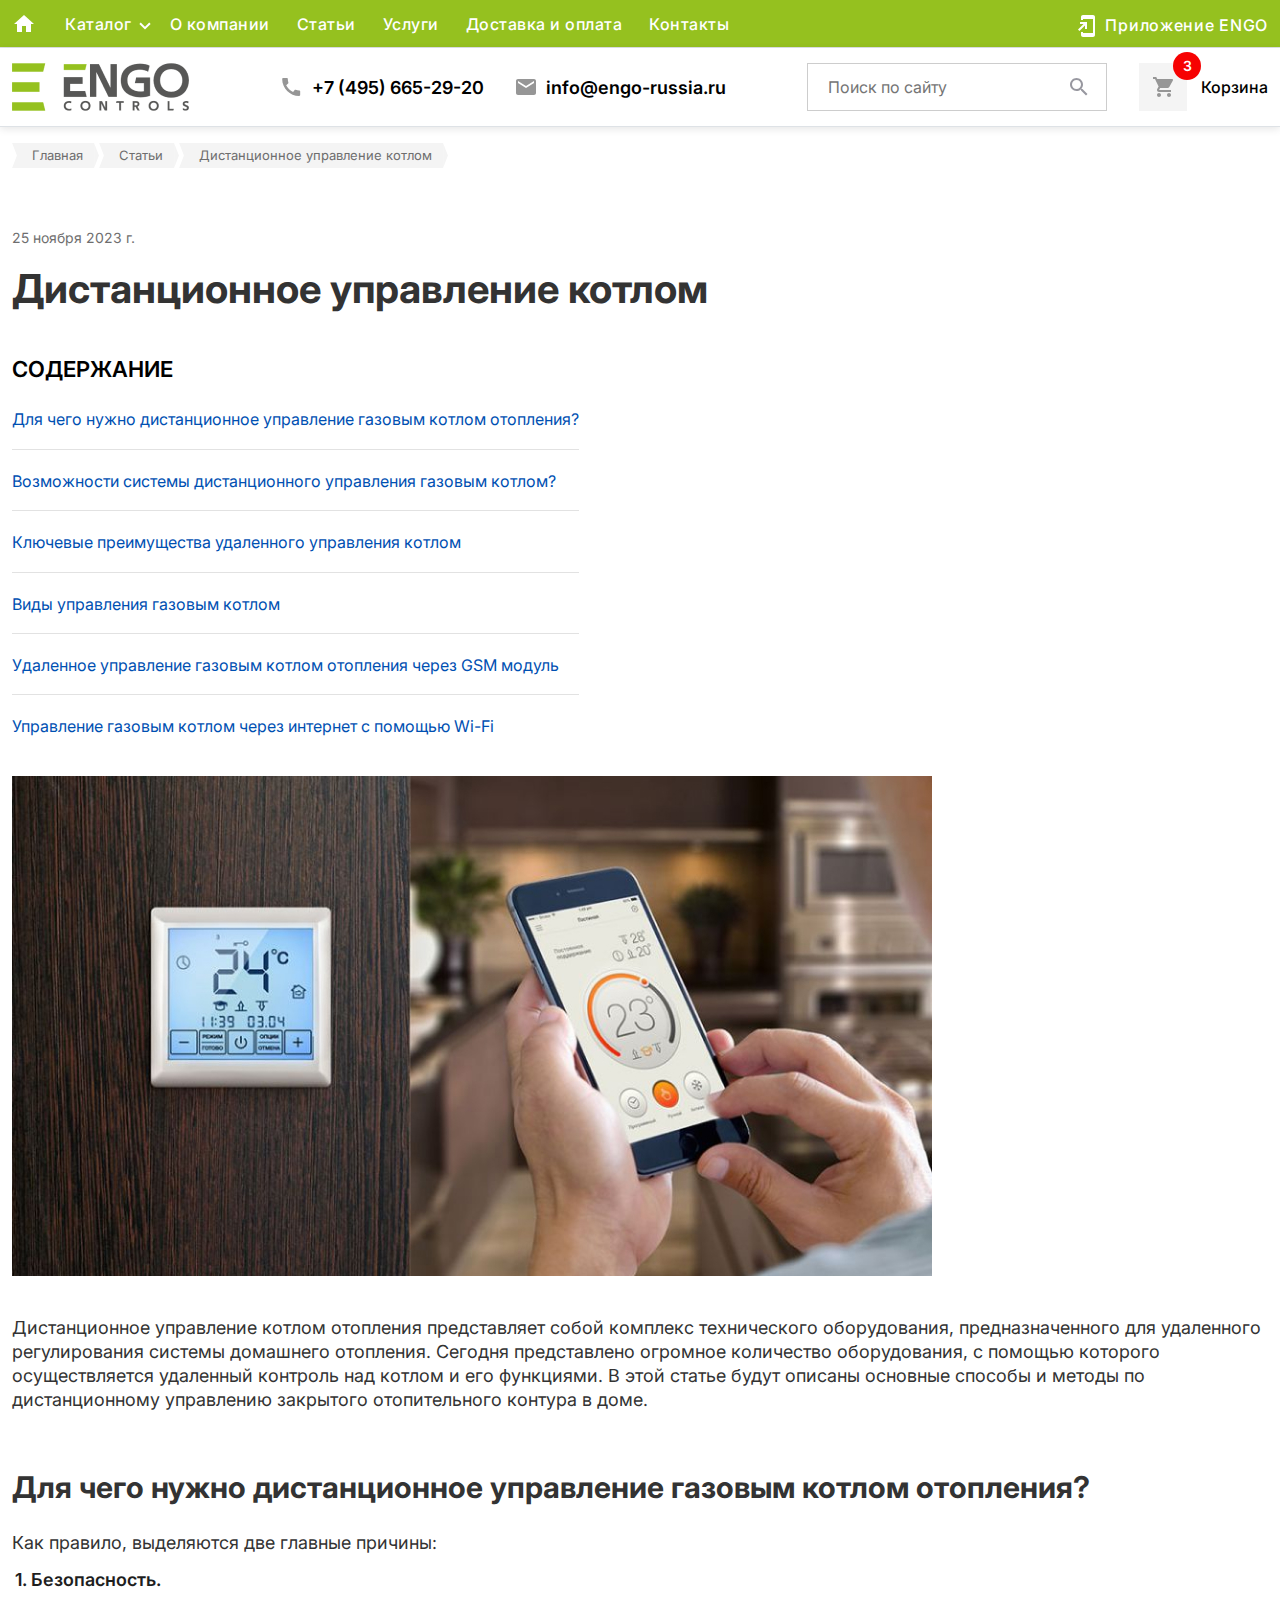
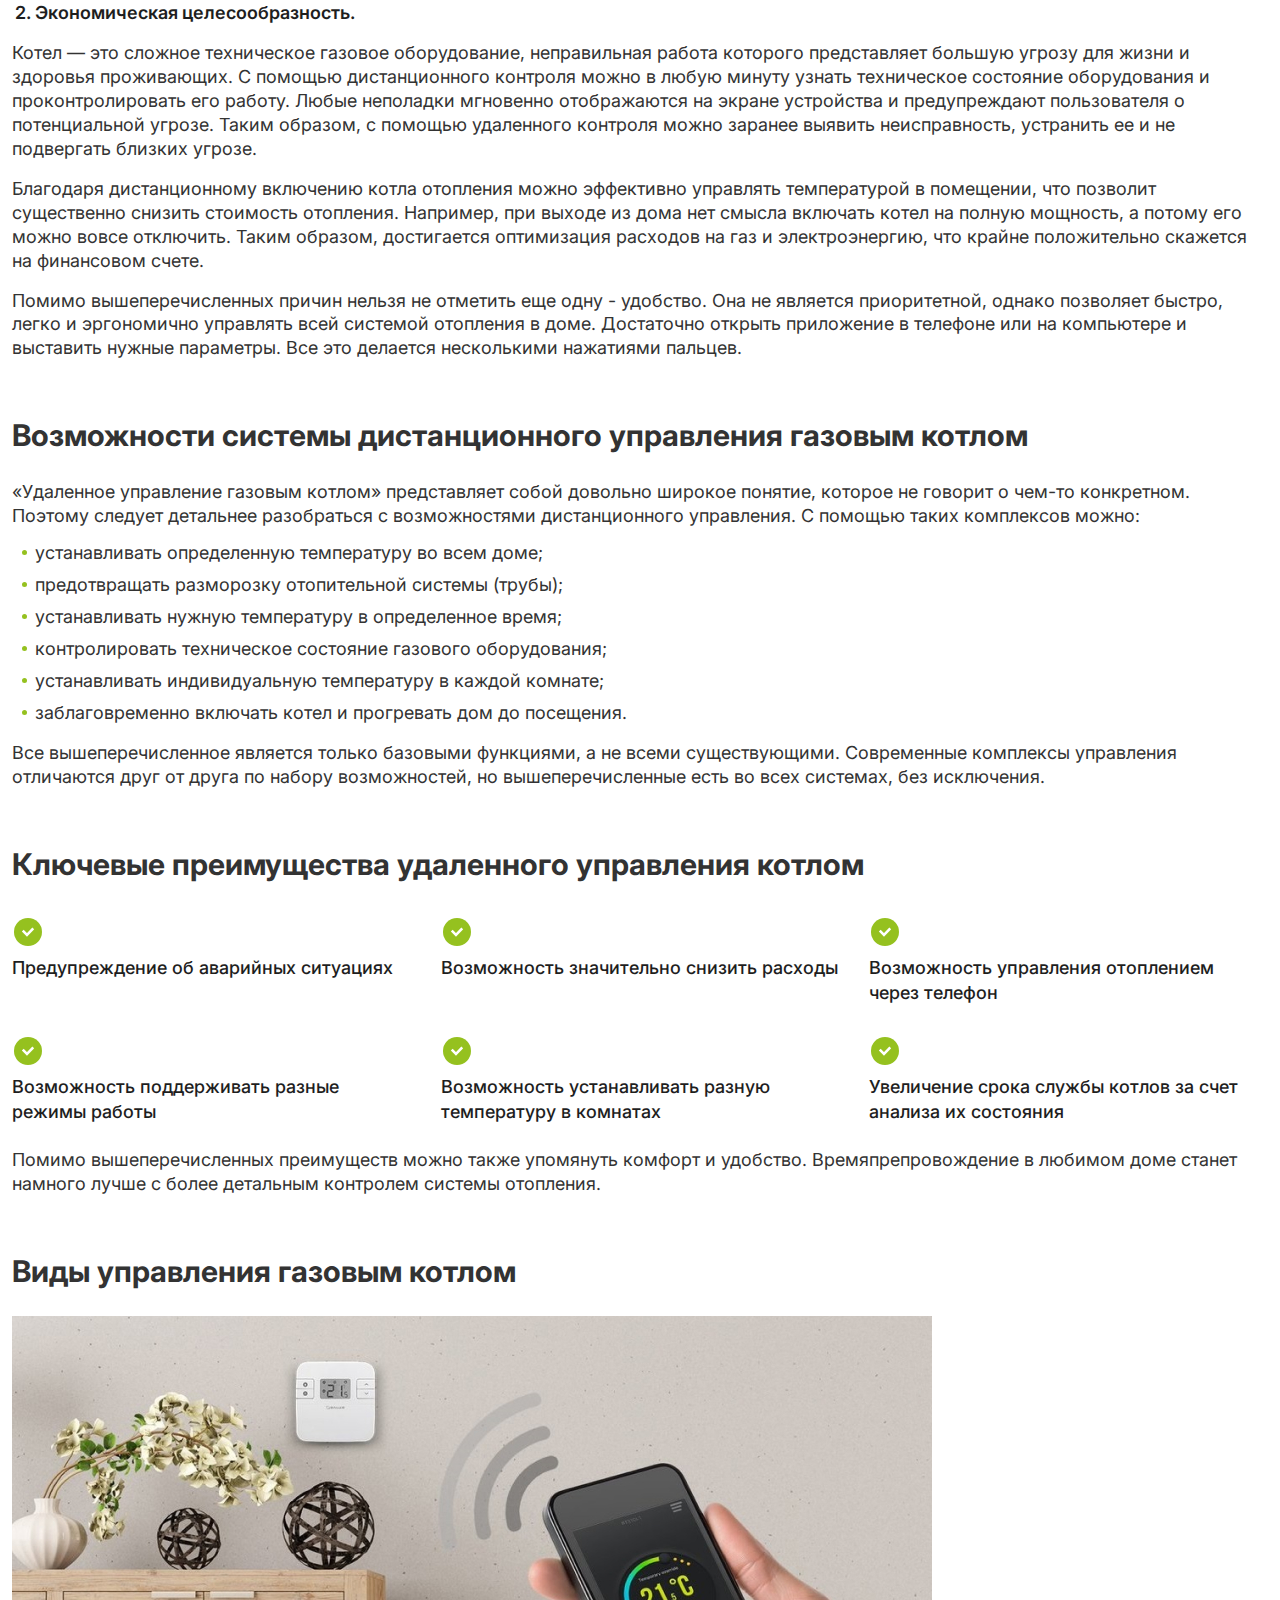
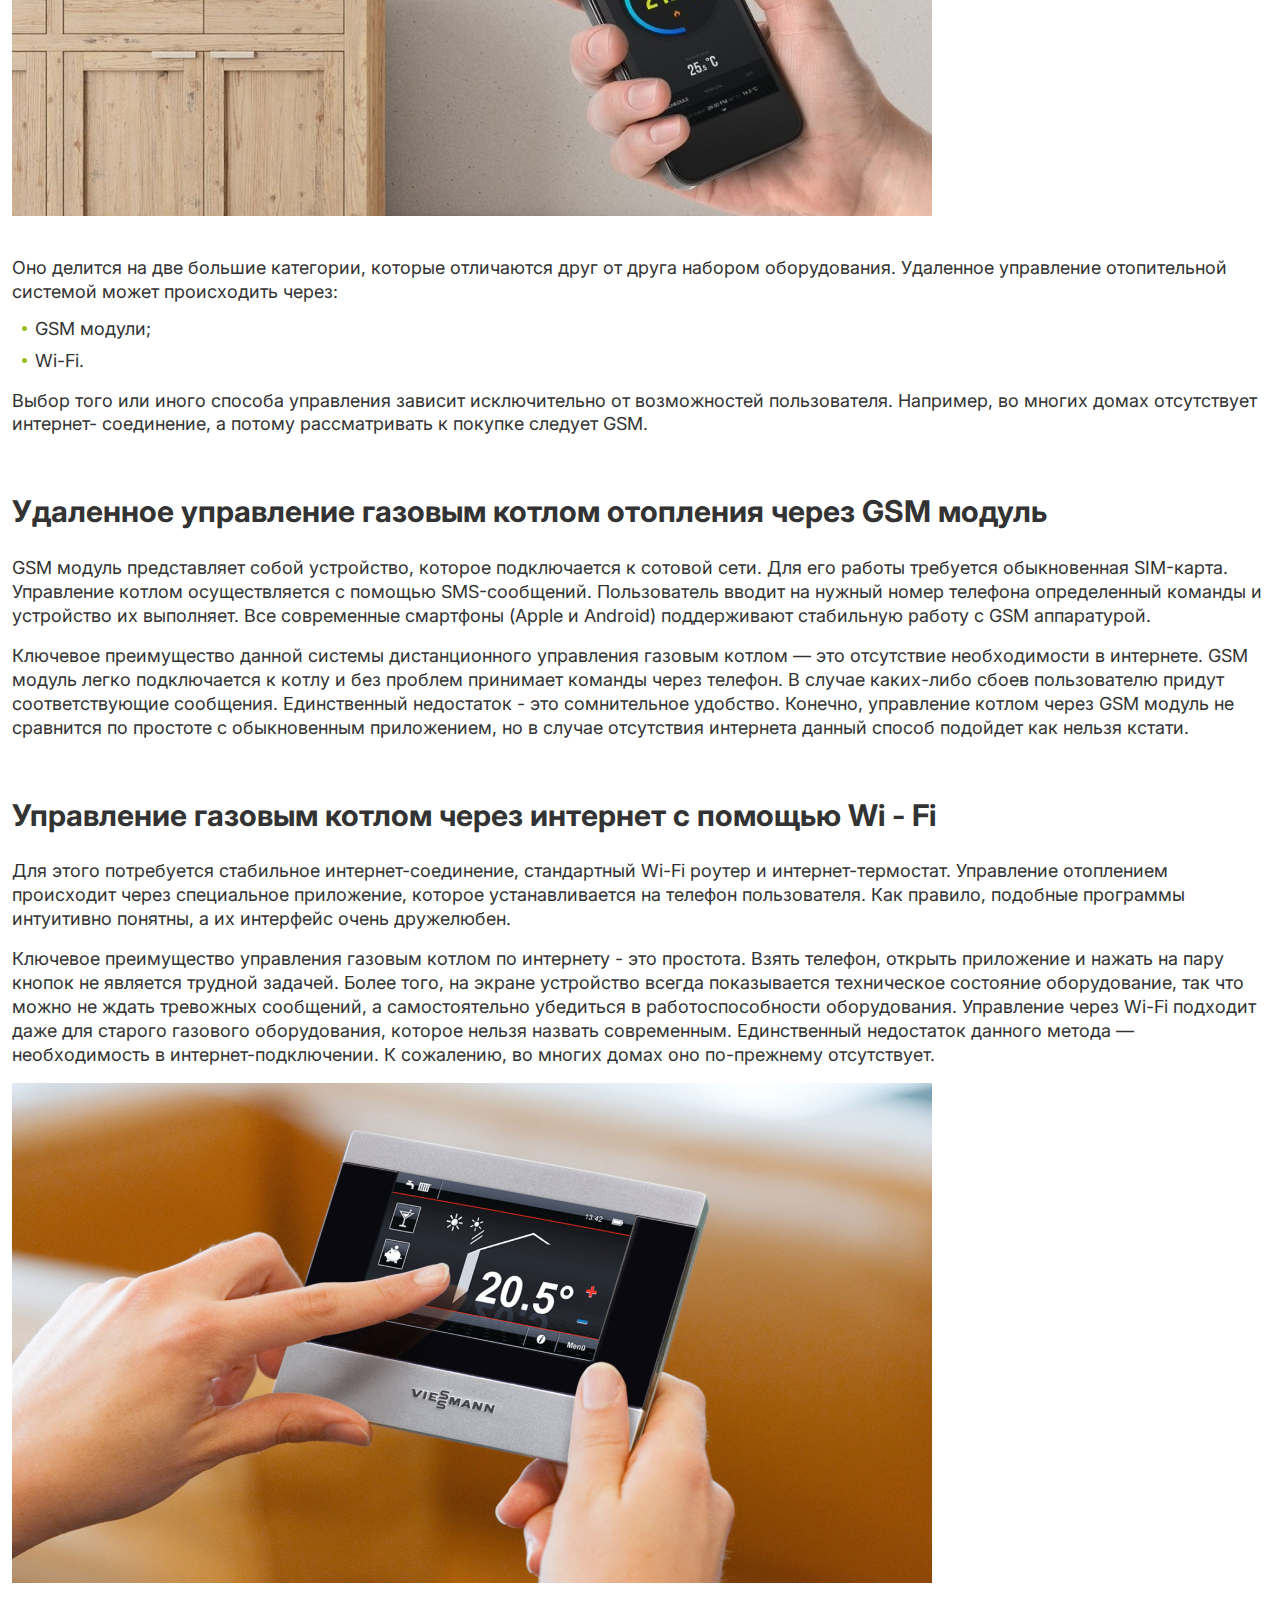
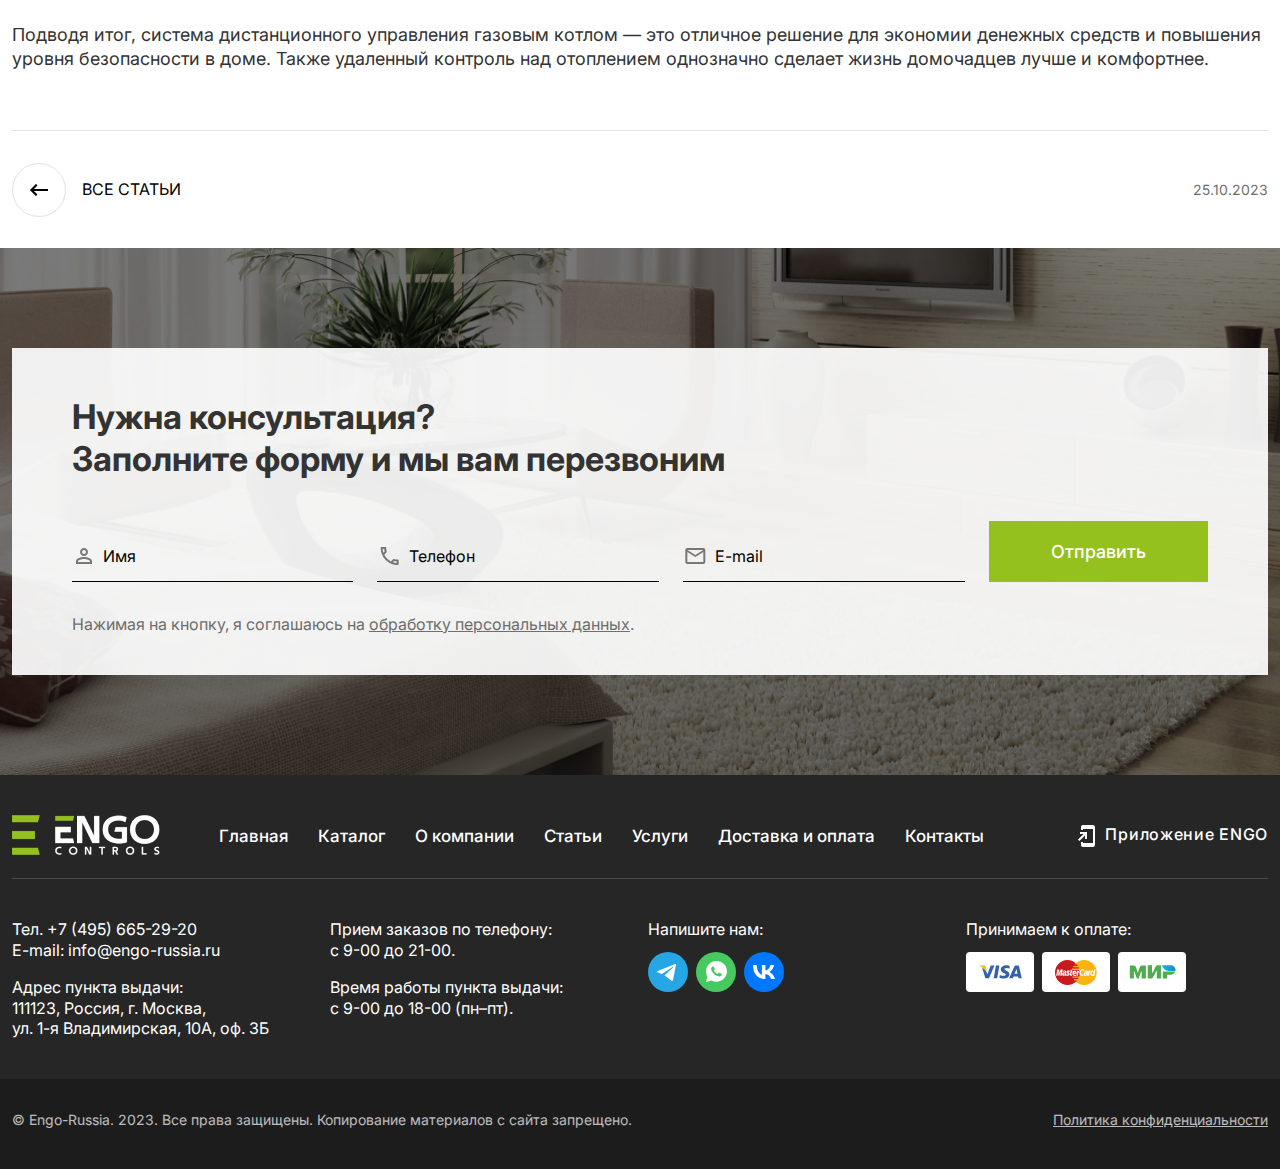
<file: postsZoom.html>
<!doctype html>
<html lang="en">
<head>
    <meta charset="utf-8">
    <meta name="viewport" content="width=device-width, initial-scale=1">
    <link rel="stylesheet" href="css/styles.css">

    <link
            rel="stylesheet"
            href="https://cdn.jsdelivr.net/npm/swiper@10/swiper-bundle.min.css"
    />
    <title>Bootstrap Sass &amp; JS</title>
</head>
<body>
<nav class="main-nav bg-success border-bottom d-none d-xl-flex ">
    <div class="container d-flex align-items-center flex-wrap">
        <a href="./index.html" class="header_home">
            <svg width="24" height="24" viewBox="0 0 24 24" fill="none" xmlns="http://www.w3.org/2000/svg">
                <g clip-path="url(#clip0_10_2080)">
                    <path d="M10 20V14H14V20H19V12H22L12 3L2 12H5V20H10Z" fill="white"/>
                </g>
                <defs>
                    <clipPath id="clip0_10_2080">
                        <rect width="24" height="24" fill="white"/>
                    </clipPath>
                </defs>
            </svg>
        </a>
        <ul class="nav me-auto nav_header">
            <li class="nav-item dropdown">
                <a class="nav-link dropdown-toggle" href="#" role="button" data-bs-toggle="dropdown"
                   aria-expanded="false">
                    Каталог
                    <svg width="12" height="8" viewBox="0 0 12 8" fill="none" xmlns="http://www.w3.org/2000/svg">
                        <path d="M1.05025 1.21725L6 6.16699L10.9497 1.21724" stroke="white" stroke-width="2"/>
                    </svg>
                </a>
                <ul class="dropdown-menu">
                    <li><a class="dropdown-item" href="./catalog.html">Проводные терморегуляторы</a></li>
                    <li><a class="dropdown-item" href="./catalog.html">Термоэлектрические приводы</a></li>
                    <li><a class="dropdown-item" href="./catalog.html">Интернет термостаты</a></li>
                    <li><a class="dropdown-item" href="./catalog.html">Дистанционное управление</a></li>
                    <li><a class="dropdown-item" href="./catalog.html">Проводная система управления</a></li>
                    <li><a class="dropdown-item" href="./catalog.html">Регуляторы управления насосом</a></li>
                    <li><a class="dropdown-item" href="./catalog.html">Аксессуары</a></li>
                    <li><a class="dropdown-item" href="./catalog.html">Беспроводные термостаты</a></li>

                </ul>
            </li>
            <li class="nav-item"><a href="./about.html" class="nav-link link-body-emphasis px-2">О компании</a></li>
            <li class="nav-item"><a href="./posts.html" class="nav-link link-body-emphasis px-2">Статьи</a></li>
            <li class="nav-item"><a href="./services.html" class="nav-link link-body-emphasis px-2">Услуги</a></li>
            <li class="nav-item"><a href="./delivery.html" class="nav-link link-body-emphasis px-2">Доставка и оплата</a></li>
            <li class="nav-item"><a href="./contacts.html" class="nav-link link-body-emphasis px-2">Контакты</a></li>

        </ul>
        <ul class="nav">
            <li class="nav-item"><a href="./app.html" class="nav-link link-body-emphasis  app">
                <svg width="24" height="24" viewBox="0 0 24 24" fill="none" xmlns="http://www.w3.org/2000/svg">
                    <g clip-path="url(#clip0_60_3678)">
                        <path d="M18 1.01L8 1C6.9 1 6 1.9 6 3V6H8V5H18V19H8V18H6V21C6 22.1 6.9 23 8 23H18C19.1 23 20 22.1 20 21V3C20 1.9 19.1 1.01 18 1.01ZM10 15H12V8H5V10H8.59L3 15.59L4.41 17L10 11.41V15Z"
                              fill="white"/>
                    </g>
                    <defs>
                        <clipPath id="clip0_60_3678">
                            <rect width="24" height="24" fill="white"/>
                        </clipPath>
                    </defs>
                </svg>
                Приложение ENGO</a>
            </li>
        </ul>
    </div>
</nav>
<div class="overlay"></div>
<header class="border-bottom header">
    <div class="container d-flex align-items-center justify-content-between header-wrp">
        <a href="./index.html" class="d-flex align-items-center  link-body-emphasis text-decoration-none logo">
            <img src="./img/engo_gray.png" alt="">
        </a>

        <div class="d-none align-items-center d-xl-flex header__contacts">
            <a href="tel:+74956652920" class="fw-semibold fz-18 d-flex align-items-center gap-2">
                <svg width="25" height="24" viewBox="0 0 25 24" fill="none" xmlns="http://www.w3.org/2000/svg">
                    <g clip-path="url(#clip0_60_3664)">
                        <path d="M20.1916 15.38C18.9616 15.38 17.7716 15.18 16.6616 14.82C16.3116 14.7 15.9216 14.79 15.6516 15.06L14.0816 17.03C11.2516 15.68 8.60164 13.13 7.19164 10.2L9.14164 8.54C9.41164 8.26 9.49164 7.87 9.38164 7.52C9.01164 6.41 8.82164 5.22 8.82164 3.99C8.82164 3.45 8.37164 3 7.83164 3H4.37164C3.83164 3 3.18164 3.24 3.18164 3.99C3.18164 13.28 10.9116 21 20.1916 21C20.9016 21 21.1816 20.37 21.1816 19.82V16.37C21.1816 15.83 20.7316 15.38 20.1916 15.38Z"
                              fill="#969696"/>
                    </g>
                    <defs>
                        <clipPath id="clip0_60_3664">
                            <rect width="24" height="24" fill="white" transform="translate(0.181641)"/>
                        </clipPath>
                    </defs>
                </svg>
                +7 (495) 665-29-20
            </a>
            <a href="mailto:info@engo-russia.ru" class="fw-semibold fz-18 d-flex align-items-center gap-2">
                <svg width="24" height="24" viewBox="0 0 24 24" fill="none" xmlns="http://www.w3.org/2000/svg">
                    <g clip-path="url(#clip0_41_2403)">
                        <path d="M20 4H4C2.9 4 2.01 4.9 2.01 6L2 18C2 19.1 2.9 20 4 20H20C21.1 20 22 19.1 22 18V6C22 4.9 21.1 4 20 4ZM20 8L12 13L4 8V6L12 11L20 6V8Z"
                              fill="#969696"/>
                    </g>
                    <defs>
                        <clipPath id="clip0_41_2403">
                            <rect width="24" height="24" fill="white"/>
                        </clipPath>
                    </defs>
                </svg>
                info@engo-russia.ru
            </a>
        </div>

        <div class="d-flex align-items-center gap-3 gap-xl-8">
            <form class=" header_search header_search-main" role="search">
                <input type="search" class="d-xl-block d-none" placeholder="Поиск по сайту" aria-label="Search">
                <button>
                    <svg width="18" height="18" viewBox="0 0 18 18" fill="none" xmlns="http://www.w3.org/2000/svg">
                        <path d="M6.5 0C8.22391 0 9.87721 0.684819 11.0962 1.90381C12.3152 3.12279 13 4.77609 13 6.5C13 8.11 12.41 9.59 11.44 10.73L11.71 11H12.5L17.5 16L16 17.5L11 12.5V11.71L10.73 11.44C9.59 12.41 8.11 13 6.5 13C4.77609 13 3.12279 12.3152 1.90381 11.0962C0.684819 9.87721 0 8.22391 0 6.5C0 4.77609 0.684819 3.12279 1.90381 1.90381C3.12279 0.684819 4.77609 0 6.5 0ZM6.5 2C4 2 2 4 2 6.5C2 9 4 11 6.5 11C9 11 11 9 11 6.5C11 4 9 2 6.5 2Z"
                              fill="#9898A0"/>
                    </svg>
                </button>
            </form>

            <a href="./cartPage.html" class="cart">
                <div class="cart__btn position-relative">
                    <svg width="20" height="20" viewBox="0 0 20 20" fill="none" xmlns="http://www.w3.org/2000/svg">
                        <path d="M6 16C4.9 16 4.01 16.9 4.01 18C4.01 19.1 4.9 20 6 20C7.1 20 8 19.1 8 18C8 16.9 7.1 16 6 16ZM0 0V2H2L5.6 9.59L4.25 12.04C4.09 12.32 4 12.65 4 13C4 14.1 4.9 15 6 15H18V13H6.42C6.28 13 6.17 12.89 6.17 12.75L6.2 12.63L7.1 11H14.55C15.3 11 15.96 10.59 16.3 9.97L19.88 3.48C19.96 3.34 20 3.17 20 3C20 2.45 19.55 2 19 2H4.21L3.27 0H0ZM16 16C14.9 16 14.01 16.9 14.01 18C14.01 19.1 14.9 20 16 20C17.1 20 18 19.1 18 18C18 16.9 17.1 16 16 16Z"
                              fill="#969696"/>
                    </svg>
                    <span class="position-absolute  start-100 translate-middle badge rounded-pill bg-danger text-white fw-semibold">
                    3
                </span>
                </div>
                <div class="fw-medium d-none d-xl-block">
                    Корзина
                </div>
            </a>
            <button class="navbar-toggler d-xl-none d-block collapsed" type="button" data-bs-toggle="collapse"
                    data-bs-target="#navbarNav" aria-controls="navbarNav" aria-expanded="false"
                    aria-label="Toggle navigation">
                <svg width="40" height="40" viewBox="0 0 40 40" fill="none" xmlns="http://www.w3.org/2000/svg">
                    <path d="M5 10H35V13H5V10Z" fill="black"/>
                    <path d="M5 18H35V21H5V18Z" fill="black"/>
                    <path d="M5 26H35V29H5V26Z" fill="black"/>
                </svg>
            </button>
        </div>
    </div>
    <div class="collapse navbar-collapse mobile-panel" id="navbarNav">
        <form class="w-100 mb-3  header_search" role="search">
            <input type="search" class="" placeholder="Поиск по сайту" aria-label="Search">
            <button>
                <svg width="18" height="18" viewBox="0 0 18 18" fill="none" xmlns="http://www.w3.org/2000/svg">
                    <path d="M6.5 0C8.22391 0 9.87721 0.684819 11.0962 1.90381C12.3152 3.12279 13 4.77609 13 6.5C13 8.11 12.41 9.59 11.44 10.73L11.71 11H12.5L17.5 16L16 17.5L11 12.5V11.71L10.73 11.44C9.59 12.41 8.11 13 6.5 13C4.77609 13 3.12279 12.3152 1.90381 11.0962C0.684819 9.87721 0 8.22391 0 6.5C0 4.77609 0.684819 3.12279 1.90381 1.90381C3.12279 0.684819 4.77609 0 6.5 0ZM6.5 2C4 2 2 4 2 6.5C2 9 4 11 6.5 11C9 11 11 9 11 6.5C11 4 9 2 6.5 2Z"
                          fill="#9898A0"/>
                </svg>
            </button>
        </form>
        <ul class="navbar-nav">
            <li class="nav-item active">
                <a class="nav-link" href="#">Главная</a>
            </li>
            <li class="nav-item dropdown"> <!-- Добавьте класс dropdown для элемента меню -->
                <a class="nav-link dropdown-toggle" href="#" id="navbarDropdown" role="button" data-bs-toggle="dropdown"
                   aria-haspopup="true" aria-expanded="false">
                    Каталог
                    <svg width="12" height="8" viewBox="0 0 12 8" fill="none" xmlns="http://www.w3.org/2000/svg">
                        <path d="M1.05025 1.21725L6 6.16699L10.9497 1.21724" stroke="#575756" stroke-width="2"/>
                    </svg>
                </a>
                <div class="dropdown-menu position-static" aria-labelledby="navbarDropdown">
                    <a class="dropdown-item" href="#">Проводные терморегуляторы</a>
                    <a class="dropdown-item" href="#">Термоэлектрические приводы</a>
                    <a class="dropdown-item" href="#">Интернет термостаты</a>
                    <a class="dropdown-item" href="#">Дистанционное управление</a>
                    <a class="dropdown-item" href="#">Проводная система управления</a>
                    <a class="dropdown-item" href="#">Регуляторы управления насосом</a>
                    <a class="dropdown-item" href="#">Аксессуары</a>
                    <a class="dropdown-item" href="#">Беспроводные термостаты</a>

                </div>
            </li>
            <li class="nav-item">
                <a class="nav-link" href="#">О компании</a>
            </li>
            <li class="nav-item">
                <a class="nav-link" href="#">Статьи</a>
            </li>
            <li class="nav-item">
                <a class="nav-link" href="#">Услуги</a>
            </li>
            <li class="nav-item">
                <a class="nav-link" href="#">Доставка и оплата</a>
            </li>
            <li class="nav-item">
                <a class="nav-link" href="#">Контакты</a>
            </li>
        </ul>
        <a href="#" class="nav-link link-body-emphasis text-success app-mob">
            <svg width="24" height="24" viewBox="0 0 24 24" fill="none" xmlns="http://www.w3.org/2000/svg">
                <g clip-path="url(#clip0_60_3678)">
                    <path d="M18 1.01L8 1C6.9 1 6 1.9 6 3V6H8V5H18V19H8V18H6V21C6 22.1 6.9 23 8 23H18C19.1 23 20 22.1 20 21V3C20 1.9 19.1 1.01 18 1.01ZM10 15H12V8H5V10H8.59L3 15.59L4.41 17L10 11.41V15Z"/>
                </g>
                <defs>
                    <clipPath id="clip0_60_3678">
                        <rect width="24" height="24" fill="white"/>
                    </clipPath>
                </defs>
            </svg>
            Приложение ENGO</a>

        <div class="divider"></div>

        <div class="d-flex flex-column mobile-panel-cont">
            <a href="tel:+74956652920" class="fw-semibold fz-18 d-flex align-items-center gap-2">
                <svg width="25" height="24" viewBox="0 0 25 24" fill="none" xmlns="http://www.w3.org/2000/svg">
                    <g clip-path="url(#clip0_60_3664)">
                        <path d="M20.1916 15.38C18.9616 15.38 17.7716 15.18 16.6616 14.82C16.3116 14.7 15.9216 14.79 15.6516 15.06L14.0816 17.03C11.2516 15.68 8.60164 13.13 7.19164 10.2L9.14164 8.54C9.41164 8.26 9.49164 7.87 9.38164 7.52C9.01164 6.41 8.82164 5.22 8.82164 3.99C8.82164 3.45 8.37164 3 7.83164 3H4.37164C3.83164 3 3.18164 3.24 3.18164 3.99C3.18164 13.28 10.9116 21 20.1916 21C20.9016 21 21.1816 20.37 21.1816 19.82V16.37C21.1816 15.83 20.7316 15.38 20.1916 15.38Z"
                              fill="#969696"/>
                    </g>
                    <defs>
                        <clipPath id="clip0_60_3664">
                            <rect width="24" height="24" fill="white" transform="translate(0.181641)"/>
                        </clipPath>
                    </defs>
                </svg>
                +7 (495) 665-29-20
            </a>
            <a href="mailto:info@engo-russia.ru" class="fw-semibold fz-18 d-flex align-items-center gap-2">
                <svg width="24" height="24" viewBox="0 0 24 24" fill="none" xmlns="http://www.w3.org/2000/svg">
                    <g clip-path="url(#clip0_41_2403)">
                        <path d="M20 4H4C2.9 4 2.01 4.9 2.01 6L2 18C2 19.1 2.9 20 4 20H20C21.1 20 22 19.1 22 18V6C22 4.9 21.1 4 20 4ZM20 8L12 13L4 8V6L12 11L20 6V8Z"
                              fill="#969696"/>
                    </g>
                    <defs>
                        <clipPath id="clip0_41_2403">
                            <rect width="24" height="24" fill="white"/>
                        </clipPath>
                    </defs>
                </svg>
                info@engo-russia.ru
            </a>
        </div>
        <ul class="d-flex gap-3 mt-3" style="margin-bottom: 0">
            <li><a href="#"><img src="./img/socials.svg" alt=""></a>
            </li>
            <li><a href="#"><img src="./img/socials-1.svg" alt=""></a>
            </li>
            <li><a href="#"><img src="./img/socials-2.svg" alt=""></a>
            </li>
        </ul>
    </div>

    <div class="mob-search d-none">
        <div class="d-flex align-items-center gap-4" style="padding: 0 18px">
            <svg class="header_search-back pointer" width="16" height="16" viewBox="0 0 16 16" fill="none"
                 xmlns="http://www.w3.org/2000/svg">
                <path d="M16 7L3.83 7L9.42 1.41L8 0L0 8L8 16L9.41 14.59L3.83 9L16 9V7Z" fill="#979797"/>
            </svg>
            <form class="w-100 header_search " role="search">
                <input type="search" class="" placeholder="Поиск по сайту" aria-label="Search">
                <button>
                    <svg width="18" height="18" viewBox="0 0 18 18" fill="none" xmlns="http://www.w3.org/2000/svg">
                        <path d="M6.5 0C8.22391 0 9.87721 0.684819 11.0962 1.90381C12.3152 3.12279 13 4.77609 13 6.5C13 8.11 12.41 9.59 11.44 10.73L11.71 11H12.5L17.5 16L16 17.5L11 12.5V11.71L10.73 11.44C9.59 12.41 8.11 13 6.5 13C4.77609 13 3.12279 12.3152 1.90381 11.0962C0.684819 9.87721 0 8.22391 0 6.5C0 4.77609 0.684819 3.12279 1.90381 1.90381C3.12279 0.684819 4.77609 0 6.5 0ZM6.5 2C4 2 2 4 2 6.5C2 9 4 11 6.5 11C9 11 11 9 11 6.5C11 4 9 2 6.5 2Z"
                              fill="#9898A0"/>
                    </svg>
                </button>
            </form>
        </div>
    </div>
</header>

<main>
    <div class="container">
        <ul class="bread">
            <li>
                <a class="bread__link" href="./index.html">Главная</a>
            </li>
            <li>
                <a class="bread__link" href="./posts.html">Статьи</a>
            </li>
            <li>
                <a class="bread__link" href="#">Дистанционное управление котлом</a>
            </li>
        </ul>
    </div>


    <div class="container">
        <div class="postZoom__head">
            <div class="posts-item-date">
                25 ноября 2023 г.
            </div>
            <h1>Дистанционное управление котлом</h1>
        </div>
        <div class="postZoom">
            <div class="postZoom__l">
                <img src="./img/postZoom1.jpg" alt="">
                <p>Дистанционное управление котлом отопления представляет собой комплекс технического оборудования,
                    предназначенного для удаленного регулирования системы домашнего отопления. Сегодня представлено
                    огромное количество оборудования, с помощью которого осуществляется удаленный контроль над
                    котлом и его функциями. В этой статье будут описаны основные способы и&nbsp;методы по
                    дистанционному управлению закрытого отопительного контура в доме.</p>
                <div class="hrefTitle" id="t1">
                    <h2 >Для чего нужно дистанционное управление газовым котлом отопления?</h2>
                </div>
                <p>
                    Как правило, выделяются две главные причины:
                </p>
                <ul class="listBold">
                    <li>1. Безопасность.</li>
                    <li>2. Экономическая целесообразность.</li>
                </ul>
                <p>Котел — это сложное техническое газовое оборудование, неправильная работа которого представляет
                    большую угрозу для жизни и здоровья проживающих. С помощью дистанционного контроля можно в любую
                    минуту узнать техническое состояние оборудования и проконтролировать его работу. Любые неполадки
                    мгновенно отображаются на экране устройства и предупреждают пользователя о потенциальной угрозе.
                    Таким образом, с помощью удаленного контроля можно заранее выявить неисправность, устранить ее и
                    не подвергать близких угрозе.</p>
                <p>Благодаря дистанционному включению котла отопления можно эффективно управлять температурой в
                    помещении, что позволит существенно снизить стоимость отопления. Например, при выходе из дома
                    нет смысла включать котел на полную мощность, а потому его можно вовсе отключить. Таким образом,
                    достигается оптимизация расходов на газ и электроэнергию, что крайне положительно скажется на
                    финансовом счете.</p>
                <p>Помимо вышеперечисленных причин нельзя не отметить еще одну - удобство. Она не является
                    приоритетной, однако позволяет быстро, легко и эргономично управлять всей системой отопления в
                    доме. Достаточно открыть приложение в телефоне или на компьютере и выставить нужные параметры.
                    Все это делается несколькими нажатиями пальцев.</p>

                <div class="hrefTitle" id="t2"><h2 >Возможности системы дистанционного управления газовым котлом</h2>
                </div>

                <p>«Удаленное управление газовым котлом» представляет собой довольно широкое понятие, которое не&nbsp;говорит
                    о чем-то конкретном. Поэтому следует детальнее разобраться с возможностями дистанционного
                    управления. С помощью таких комплексов можно:</p>
                <ul class="withDots withDots-success">
                    <li>устанавливать определенную температуру во всем доме;</li>
                    <li>предотвращать разморозку отопительной системы (трубы);</li>
                    <li>устанавливать нужную температуру в определенное время;</li>
                    <li>контролировать техническое состояние газового оборудования;</li>
                    <li>устанавливать индивидуальную температуру в каждой комнате;</li>
                    <li>заблаговременно включать котел и прогревать дом до посещения.</li>
                </ul>
                <p>Все вышеперечисленное является только базовыми функциями, а не всеми существующими. Современные
                    комплексы управления отличаются друг от друга по набору возможностей, но&nbsp;вышеперечисленные
                    есть во всех системах, без исключения.</p>

                <div class="hrefTitle" id="t3">   <h2 >Ключевые преимущества удаленного управления котлом</h2>
                </div>

                <div class="trigers">
                    <div class="trigers-it">
                        <img src="./img/check.svg" alt="">
                        <div>Предупреждение об&nbsp;аварийных ситуациях</div>
                    </div>
                    <div class="trigers-it">
                        <img src="./img/check.svg" alt="">
                        <div>Возможность значительно снизить расходы</div>
                    </div>
                    <div class="trigers-it">
                        <img src="./img/check.svg" alt="">
                        <div>Возможность управления отоплением через телефон</div>
                    </div>
                    <div class="trigers-it">
                        <img src="./img/check.svg" alt="">
                        <div>Возможность поддерживать разные режимы работы</div>
                    </div>
                    <div class="trigers-it">
                        <img src="./img/check.svg" alt="">
                        <div>Возможность устанавливать разную температуру в&nbsp;комнатах</div>
                    </div>
                    <div class="trigers-it">
                        <img src="./img/check.svg" alt="">
                        <div>Увеличение срока службы котлов за счет анализа их&nbsp;состояния</div>
                    </div>
                </div>
                <p>Помимо вышеперечисленных преимуществ можно также упомянуть комфорт и удобство.
                    Времяпрепровождение в любимом доме станет намного лучше с более детальным контролем системы
                    отопления.</p>

                <div class="hrefTitle" id="t4"> <h2 >Виды управления газовым котлом</h2>
                </div>

                <img src="./img/postZoom2.jpg" alt="">
                <p>Оно делится на две большие категории, которые отличаются друг от друга набором оборудования.
                    Удаленное управление отопительной системой может происходить через:</p>
                <ul class="withDots withDots-success">
                    <li>GSM модули;</li>
                    <li>Wi-Fi.</li>
                </ul>
                <p>Выбор того или иного способа управления зависит исключительно от возможностей пользователя.
                    Например, во многих домах отсутствует интернет- соединение, а потому рассматривать к покупке
                    следует GSM.</p>

                <div class="hrefTitle" id="t5"><h2 >Удаленное управление газовым котлом отопления через GSM модуль</h2>
                </div>

                <p>GSM модуль представляет собой устройство, которое подключается к сотовой сети. Для его работы
                    требуется обыкновенная SIM-карта. Управление котлом осуществляется с помощью SMS-сообщений.
                    Пользователь вводит на нужный номер телефона определенный команды и устройство их выполняет. Все
                    современные смартфоны (Apple и Android) поддерживают стабильную работу с GSM аппаратурой.
                </p>
                <p>Ключевое преимущество данной системы дистанционного управления газовым котлом — это отсутствие
                    необходимости в интернете. GSM модуль легко подключается к котлу и без проблем принимает команды
                    через телефон. В случае каких-либо сбоев пользователю придут соответствующие сообщения.
                    Единственный недостаток - это сомнительное удобство. Конечно, управление котлом через GSM модуль
                    не сравнится по простоте с обыкновенным приложением, но в случае отсутствия интернета данный
                    способ подойдет как нельзя кстати.</p>
                <div class="hrefTitle" id="t6">  <h2 >Управление газовым котлом через интернет с помощью Wi&nbsp;-&nbsp;Fi</h2>
                </div>

                <p>Для этого потребуется стабильное интернет-соединение, стандартный Wi-Fi роутер и
                    интернет-термостат.
                    Управление отоплением происходит через специальное приложение, которое устанавливается на
                    телефон
                    пользователя. Как правило, подобные программы интуитивно понятны, а&nbsp;их интерфейс очень
                    дружелюбен.</p>
                <p>Ключевое преимущество управления газовым котлом по интернету - это простота. Взять телефон,
                    открыть
                    приложение и нажать на пару кнопок не является трудной задачей. Более того, на экране устройство
                    всегда показывается техническое состояние оборудование, так что можно не ждать тревожных
                    сообщений,
                    а самостоятельно убедиться в работоспособности оборудования. Управление через Wi-Fi подходит
                    даже
                    для старого газового оборудования, которое нельзя назвать современным. Единственный недостаток
                    данного метода — необходимость в интернет-подключении. К сожалению, во многих домах оно
                    по-прежнему
                    отсутствует.</p>
                <img src="./img/postZoom4.jpg" alt="">
                <p>Подводя итог, система дистанционного управления газовым котлом — это отличное решение для
                    экономии денежных средств и повышения уровня безопасности в доме. Также удаленный контроль над
                    отоплением однозначно сделает жизнь домочадцев лучше и комфортнее.</p>
                <div class="postZoom-end d-flex justify-content-between">
                    <a href="/posts.html" class="postZoom-end-btn">
                        <div class="postZoom-end-circle">
                            <svg width="18" height="12" viewBox="0 0 18 12" fill="none"
                                 xmlns="http://www.w3.org/2000/svg">
                                <path d="M18 5H3.83L7.41 1.41L6 0L0 6L6 12L7.41 10.59L3.83 7H18V5Z" fill="black"/>
                                <path d="M18 5H3.83L7.41 1.41L6 0L0 6L6 12L7.41 10.59L3.83 7H18V5Z" fill="black"
                                      fill-opacity="0.2"/>
                                <path d="M18 5H3.83L7.41 1.41L6 0L0 6L6 12L7.41 10.59L3.83 7H18V5Z" fill="black"
                                      fill-opacity="0.2"/>
                            </svg>
                        </div>
                        Все статьи
                    </a>
                    <div class="posts-item-date">25.10.2023</div>
                </div>
            </div>
            <div class="postZoom__r">
                <div class="postZoom__r-title">
                    Содержание
                </div>
                <a href="#t1" class="postZoom__r-it">
                    Для чего нужно дистанционное управление газовым котлом отопления?
                </a>
                <a href="#t2" class="postZoom__r-it">
                    Возможности системы дистанционного управления газовым котлом?
                </a>
                <a href="#t3" class="postZoom__r-it">
                    Ключевые преимущества удаленного управления котлом
                </a>
                <a href="#t4" class="postZoom__r-it">
                    Виды управления газовым котлом
                </a>
                <a href="#t5" class="postZoom__r-it">
                    Удаленное управление газовым котлом отопления через GSM модуль
                </a>
                <a href="#t6" class="postZoom__r-it">
                    Управление газовым котлом через интернет с&nbsp;помощью Wi-Fi
                </a>
            </div>
        </div>
    </div>

    <div class="modal fade" id="successSended" tabindex="-1" aria-labelledby="successSendedLabel" aria-hidden="true">
        <div class="modal-dialog">
            <form class="modal-content modal-successSended" action="#">
                <button type="button" class="btn-close-modal text-white" data-bs-dismiss="modal" aria-label="Close">
                    <svg width="24" height="24" viewBox="0 0 24 24" fill="none" xmlns="http://www.w3.org/2000/svg">
                        <path d="M21 3L3 21" stroke="white" stroke-width="2" stroke-miterlimit="10"/>
                        <path d="M3 3L21 21" stroke="white" stroke-width="2" stroke-miterlimit="10"/>
                    </svg>
                </button>
                <div  class="modal-body">
                    <h2 class="text-center">Спасибо</h2>
                    <p class="modal-successSended-txt">Наш менеджер свяжется с вами&nbsp;в&nbsp;ближайшее время.</p>
                    <button class="btn btn-success">Понятно</button>
                </div>
            </form>
        </div>
    </div>

    <div class="banner" style="background: url('./img/application_form.jpg') center/cover no-repeat">
        <div class="container">
            <div class="banner__wrp">
                <div>
                    <h2>
                        Нужна консультация?<br/>
                        Заполните форму и&nbsp;мы&nbsp;вам перезвоним
                    </h2>
                    <form>
                        <div class="banner__form gap-6">
                            <div class="  banner__inp">
                                <img src="./img/input_user.svg" alt="">
                                <input type="text" placeholder="Имя" id="name" name="name" >
                            </div>
                            <div class="   banner__inp">
                                <img src="./img/input_phone.svg" alt="">
                                <input type="tel" placeholder="Телефон" id="phone" name="phone" >
                            </div>
                            <div class="   banner__inp">
                                <img src="./img/input_email.svg" alt="">
                                <input type="email" placeholder="E-mail" id="email" name="email" >
                            </div>
                            <button type="submit" class="btn btn-success  prevent" data-bs-toggle="modal" data-bs-target="#successSended">Отправить</button>
                        </div>

                    </form>
                    <p class="banner__form-ps">Нажимая на кнопку, я соглашаюсь на <a href="./data.html" target="_blank">обработку персональных
                        данных</a>.</p>
                </div>
            </div>

        </div>
    </div>
</main>

<footer class="footer">
    <div class="container">
        <div class="footer__top">
            <a href="./index.html" class="d-flex align-items-center mb-3 mb-lg-0  link-body-emphasis text-decoration-none logo">
                <img src="./img/engo_white.png" alt="">
            </a>
            <ul class="nav me-auto">
                <li class="nav-item"><a href="./index.html" class="nav-link">Главная</a></li>
                <li class="nav-item"><a href="./catalogAll.html" class="nav-link">Каталог</a></li>
                <li class="nav-item"><a href="./about.html" class="nav-link">О компании</a></li>
                <li class="nav-item"><a href="./posts.html" class="nav-link">Статьи</a></li>
                <li class="nav-item"><a href="./services.html" class="nav-link">Услуги</a></li>
                <li class="nav-item"><a href="./delivery.html" class="nav-link">Доставка и оплата</a></li>
                <li class="nav-item"><a href="./contacts.html" class="nav-link">Контакты</a></li>
            </ul>
            <a href="./app.html" class="nav-link link-body-emphasis app">
                <svg width="24" height="24" viewBox="0 0 24 24" fill="none" xmlns="http://www.w3.org/2000/svg">
                    <g clip-path="url(#clip0_60_3678)">
                        <path d="M18 1.01L8 1C6.9 1 6 1.9 6 3V6H8V5H18V19H8V18H6V21C6 22.1 6.9 23 8 23H18C19.1 23 20 22.1 20 21V3C20 1.9 19.1 1.01 18 1.01ZM10 15H12V8H5V10H8.59L3 15.59L4.41 17L10 11.41V15Z"
                              fill="white"/>
                    </g>
                    <defs>
                        <clipPath id="clip0_60_3678">
                            <rect width="24" height="24" fill="white"/>
                        </clipPath>
                    </defs>
                </svg>
                Приложение ENGO</a>
        </div>

        <div class="footer__main">
            <div class="d-flex flex-column footer__cont">
                <div>
                    <a href="tel:+74956652920">Тел. +7 (495) 665-29-20</a>
                    <a href="mailto:info@engo-russia.ru">E-mail: info@engo-russia.ru</a>
                </div>

                <div>
                    Адрес пункта выдачи:<br/>
                    111123, Россия, г. Москва,<br/>
                    ул. 1-я Владимирская, 10А, оф. 3Б
                </div>
            </div>
            <div class="d-flex flex-column footer__cont">
                <div>
                    Прием заказов по телефону: <br>
                    с 9-00 до 21-00.
                </div>
                <div>
                    Время работы пункта выдачи: <br>
                    с 9-00 до 18-00 (пн–пт).
                </div>
            </div>
            <div class="d-flex flex-column gap-3">
                <div>Напишите нам:</div>
                <ul class="d-flex soclials">
                    <li><a href="#"><img src="./img/socials.svg" alt=""></a>
                    </li>
                    <li><a href="#"><img src="./img/socials-1.svg" alt=""></a>
                    </li>
                    <li><a href="#"><img src="./img/socials-2.svg" alt=""></a>
                    </li>
                </ul>
            </div>
            <div class="d-flex flex-column gap-3">
                <div>Принимаем к оплате:</div>
                <ul class="d-flex">
                    <li><a href="#"><img src="./img/visa.svg" alt=""></a>
                    </li>
                    <li><a href="#"><img src="./img/master_card.svg" alt=""></a>
                    </li>
                    <li><a href="#"><img src="./img/mir.svg" alt=""></a>
                    </li>
                </ul>
            </div>
        </div>
    </div>
    <div class="footer__bot">
        <div class="container">
            <div class="footer__bot-wrp">
                <div>
                    © Engo-Russia. 2023. Все права защищены. Копирование материалов с сайта запрещено.
                </div>
                <a href="./data.html" class="text-decoration-underline">Политика конфиденциальности</a>
            </div>
        </div>
    </div>
</footer>

<script src="https://cdn.jsdelivr.net/npm/swiper@10/swiper-bundle.min.js"></script>
<script src="https://cdn.jsdelivr.net/npm/bootstrap@5.3.0/dist/js/bootstrap.bundle.min.js"></script>
<script src="js/main.js"></script>
</body>
</html>
</file>
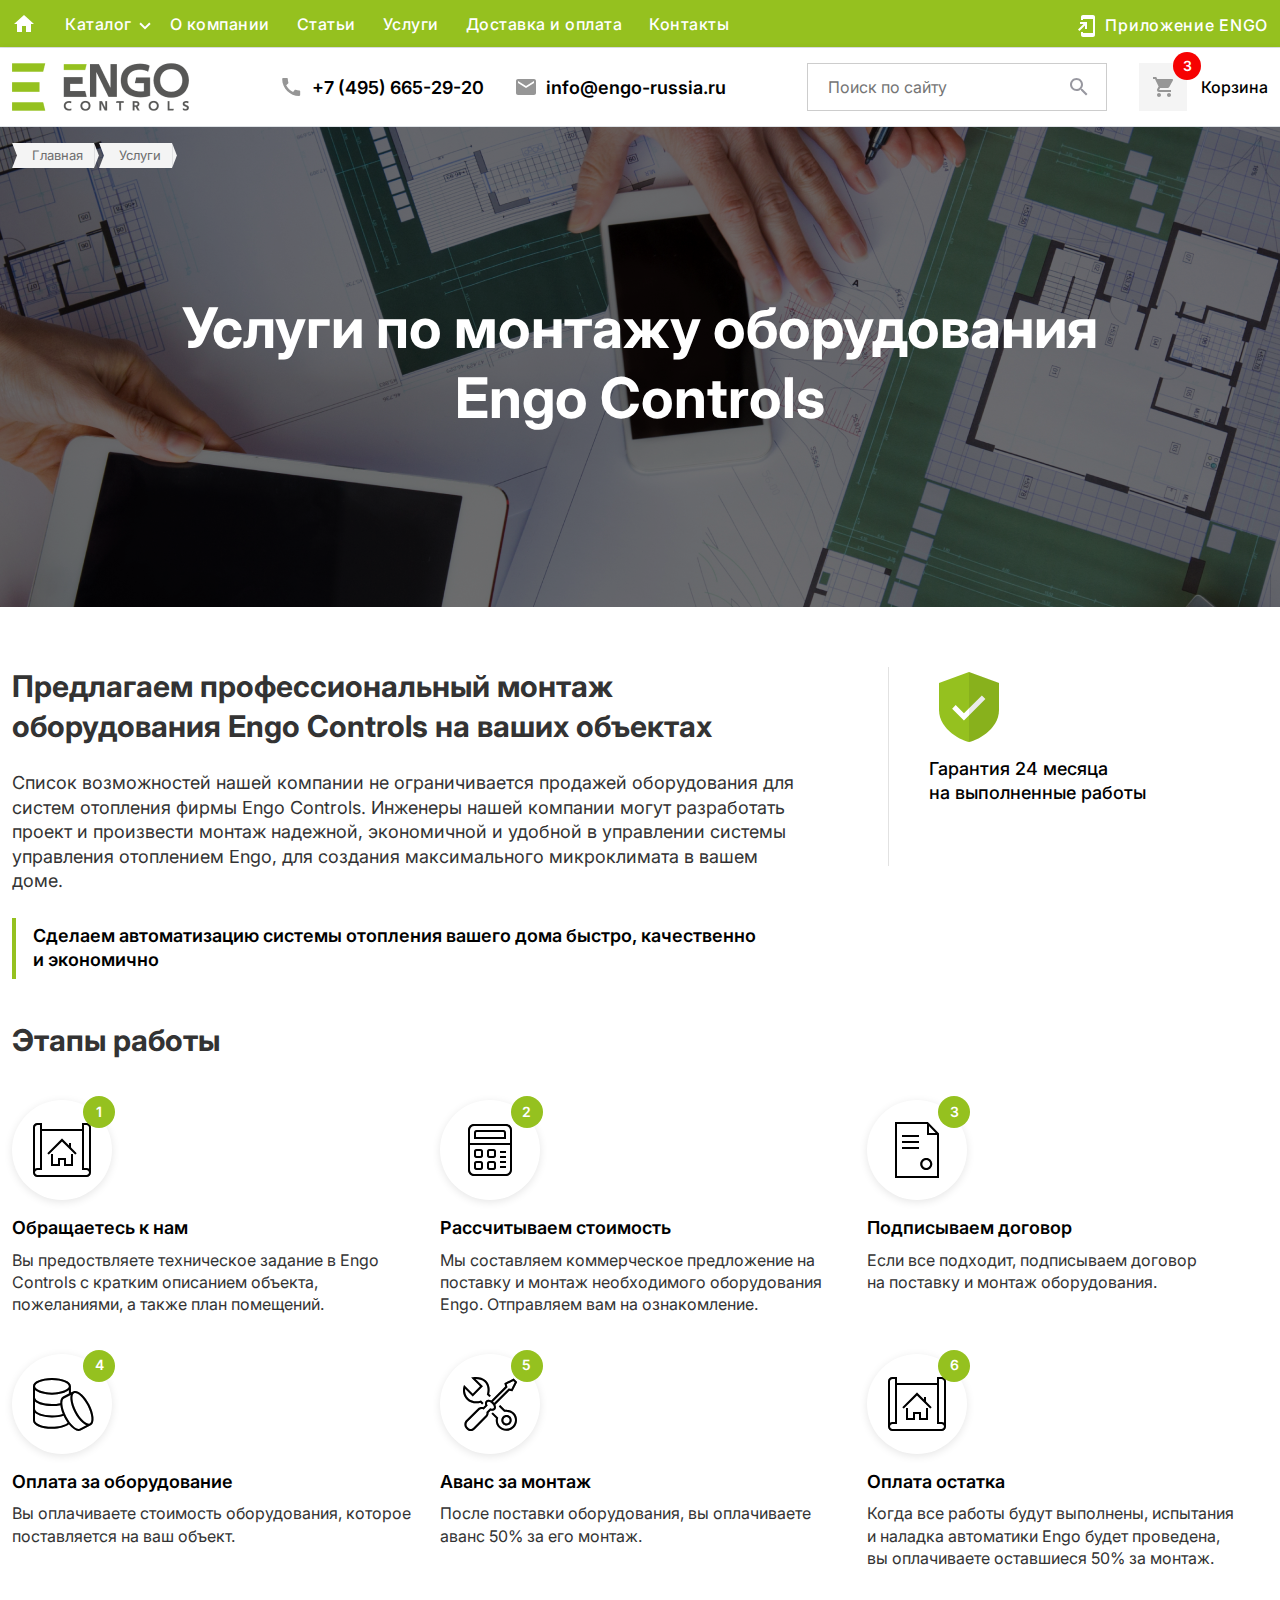
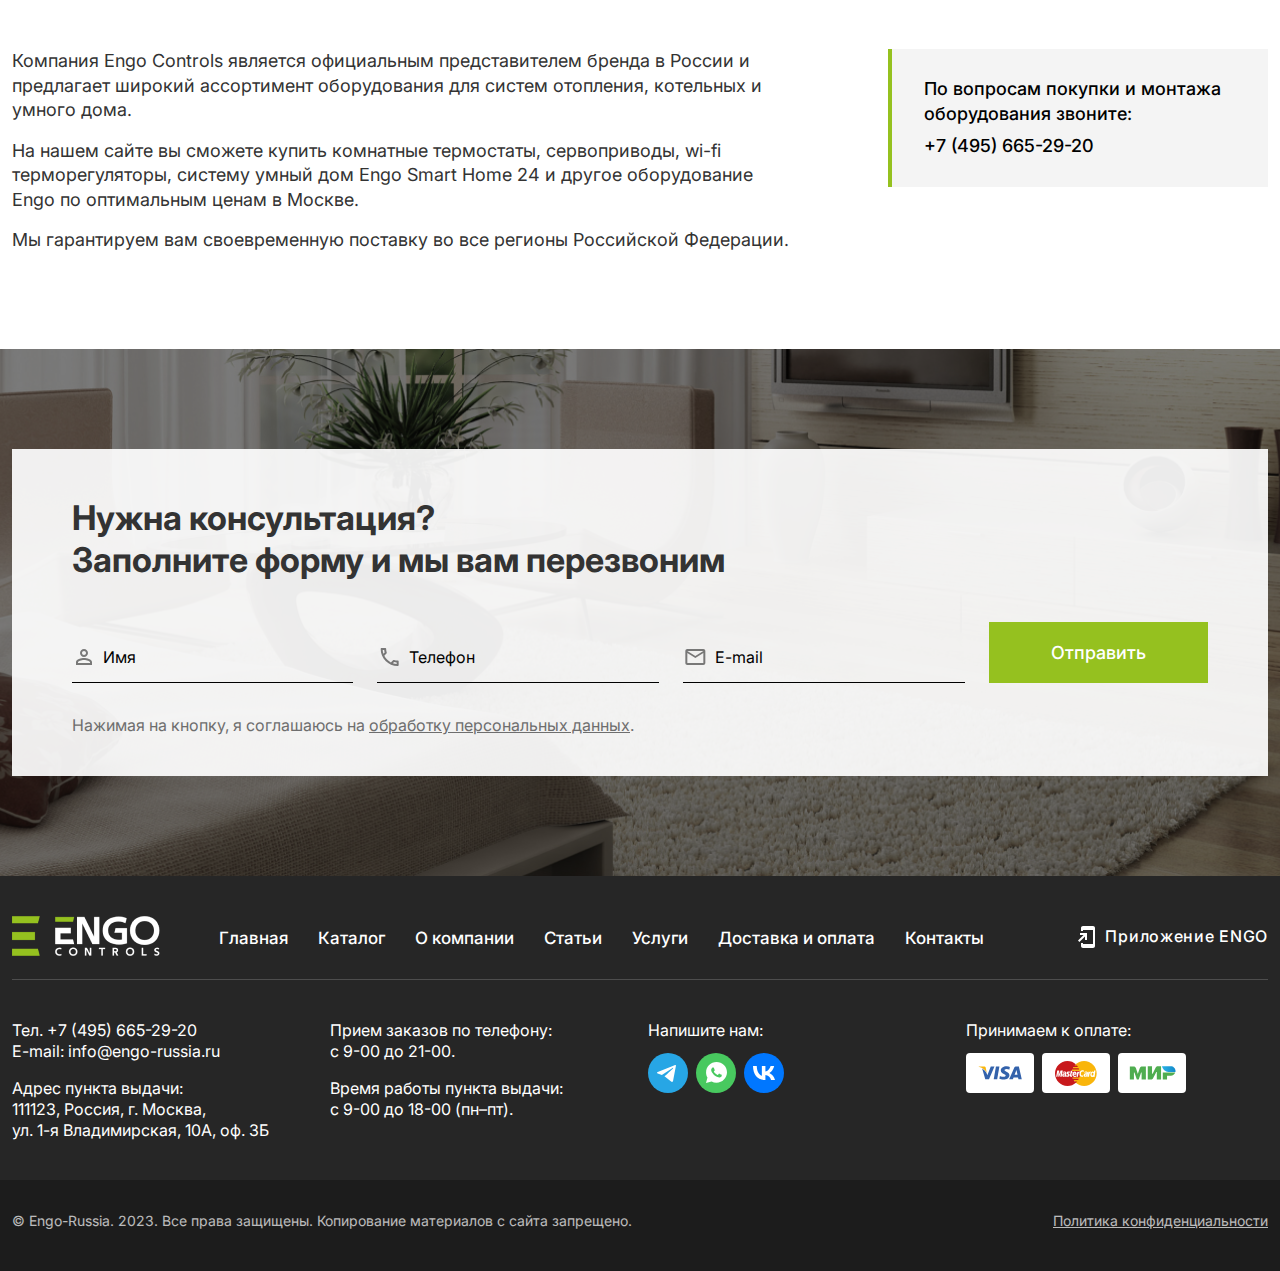
<file: services.html>
<!doctype html>
<html lang="en">
<head>
    <meta charset="utf-8">
    <meta name="viewport" content="width=device-width, initial-scale=1">
    <link rel="stylesheet" href="css/styles.css">

    <link
            rel="stylesheet"
            href="https://cdn.jsdelivr.net/npm/swiper@10/swiper-bundle.min.css"
    />
    <title>Bootstrap Sass &amp; JS</title>
</head>
<body>
<nav class="main-nav bg-success border-bottom d-none d-xl-flex ">
    <div class="container d-flex align-items-center flex-wrap">
        <a href="./index.html" class="header_home">
            <svg width="24" height="24" viewBox="0 0 24 24" fill="none" xmlns="http://www.w3.org/2000/svg">
                <g clip-path="url(#clip0_10_2080)">
                    <path d="M10 20V14H14V20H19V12H22L12 3L2 12H5V20H10Z" fill="white"/>
                </g>
                <defs>
                    <clipPath id="clip0_10_2080">
                        <rect width="24" height="24" fill="white"/>
                    </clipPath>
                </defs>
            </svg>
        </a>
        <ul class="nav me-auto nav_header">
            <li class="nav-item dropdown">
                <a class="nav-link dropdown-toggle" href="#" role="button" data-bs-toggle="dropdown"
                   aria-expanded="false">
                    Каталог
                    <svg width="12" height="8" viewBox="0 0 12 8" fill="none" xmlns="http://www.w3.org/2000/svg">
                        <path d="M1.05025 1.21725L6 6.16699L10.9497 1.21724" stroke="white" stroke-width="2"/>
                    </svg>
                </a>
                <ul class="dropdown-menu">
                    <li><a class="dropdown-item" href="./catalog.html">Проводные терморегуляторы</a></li>
                    <li><a class="dropdown-item" href="./catalog.html">Термоэлектрические приводы</a></li>
                    <li><a class="dropdown-item" href="./catalog.html">Интернет термостаты</a></li>
                    <li><a class="dropdown-item" href="./catalog.html">Дистанционное управление</a></li>
                    <li><a class="dropdown-item" href="./catalog.html">Проводная система управления</a></li>
                    <li><a class="dropdown-item" href="./catalog.html">Регуляторы управления насосом</a></li>
                    <li><a class="dropdown-item" href="./catalog.html">Аксессуары</a></li>
                    <li><a class="dropdown-item" href="./catalog.html">Беспроводные термостаты</a></li>

                </ul>
            </li>
            <li class="nav-item"><a href="./about.html" class="nav-link link-body-emphasis px-2">О компании</a></li>
            <li class="nav-item"><a href="./posts.html" class="nav-link link-body-emphasis px-2">Статьи</a></li>
            <li class="nav-item"><a href="./services.html" class="nav-link link-body-emphasis px-2">Услуги</a></li>
            <li class="nav-item"><a href="./delivery.html" class="nav-link link-body-emphasis px-2">Доставка и оплата</a></li>
            <li class="nav-item"><a href="./contacts.html" class="nav-link link-body-emphasis px-2">Контакты</a></li>

        </ul>
        <ul class="nav">
            <li class="nav-item"><a href="./app.html" class="nav-link link-body-emphasis  app">
                <svg width="24" height="24" viewBox="0 0 24 24" fill="none" xmlns="http://www.w3.org/2000/svg">
                    <g clip-path="url(#clip0_60_3678)">
                        <path d="M18 1.01L8 1C6.9 1 6 1.9 6 3V6H8V5H18V19H8V18H6V21C6 22.1 6.9 23 8 23H18C19.1 23 20 22.1 20 21V3C20 1.9 19.1 1.01 18 1.01ZM10 15H12V8H5V10H8.59L3 15.59L4.41 17L10 11.41V15Z"
                              fill="white"/>
                    </g>
                    <defs>
                        <clipPath id="clip0_60_3678">
                            <rect width="24" height="24" fill="white"/>
                        </clipPath>
                    </defs>
                </svg>
                Приложение ENGO</a>
            </li>
        </ul>
    </div>
</nav>
<div class="overlay"></div>
<header class="border-bottom header">
    <div class="container d-flex align-items-center justify-content-between header-wrp">
        <a href="./index.html" class="d-flex align-items-center  link-body-emphasis text-decoration-none logo">
            <img src="./img/engo_gray.png" alt="">
        </a>

        <div class="d-none align-items-center d-xl-flex header__contacts">
            <a href="tel:+74956652920" class="fw-semibold fz-18 d-flex align-items-center gap-2">
                <svg width="25" height="24" viewBox="0 0 25 24" fill="none" xmlns="http://www.w3.org/2000/svg">
                    <g clip-path="url(#clip0_60_3664)">
                        <path d="M20.1916 15.38C18.9616 15.38 17.7716 15.18 16.6616 14.82C16.3116 14.7 15.9216 14.79 15.6516 15.06L14.0816 17.03C11.2516 15.68 8.60164 13.13 7.19164 10.2L9.14164 8.54C9.41164 8.26 9.49164 7.87 9.38164 7.52C9.01164 6.41 8.82164 5.22 8.82164 3.99C8.82164 3.45 8.37164 3 7.83164 3H4.37164C3.83164 3 3.18164 3.24 3.18164 3.99C3.18164 13.28 10.9116 21 20.1916 21C20.9016 21 21.1816 20.37 21.1816 19.82V16.37C21.1816 15.83 20.7316 15.38 20.1916 15.38Z"
                              fill="#969696"/>
                    </g>
                    <defs>
                        <clipPath id="clip0_60_3664">
                            <rect width="24" height="24" fill="white" transform="translate(0.181641)"/>
                        </clipPath>
                    </defs>
                </svg>
                +7 (495) 665-29-20
            </a>
            <a href="mailto:info@engo-russia.ru" class="fw-semibold fz-18 d-flex align-items-center gap-2">
                <svg width="24" height="24" viewBox="0 0 24 24" fill="none" xmlns="http://www.w3.org/2000/svg">
                    <g clip-path="url(#clip0_41_2403)">
                        <path d="M20 4H4C2.9 4 2.01 4.9 2.01 6L2 18C2 19.1 2.9 20 4 20H20C21.1 20 22 19.1 22 18V6C22 4.9 21.1 4 20 4ZM20 8L12 13L4 8V6L12 11L20 6V8Z"
                              fill="#969696"/>
                    </g>
                    <defs>
                        <clipPath id="clip0_41_2403">
                            <rect width="24" height="24" fill="white"/>
                        </clipPath>
                    </defs>
                </svg>
                info@engo-russia.ru
            </a>
        </div>

        <div class="d-flex align-items-center gap-3 gap-xl-8">
            <form class=" header_search header_search-main" role="search">
                <input type="search" class="d-xl-block d-none" placeholder="Поиск по сайту" aria-label="Search">
                <button>
                    <svg width="18" height="18" viewBox="0 0 18 18" fill="none" xmlns="http://www.w3.org/2000/svg">
                        <path d="M6.5 0C8.22391 0 9.87721 0.684819 11.0962 1.90381C12.3152 3.12279 13 4.77609 13 6.5C13 8.11 12.41 9.59 11.44 10.73L11.71 11H12.5L17.5 16L16 17.5L11 12.5V11.71L10.73 11.44C9.59 12.41 8.11 13 6.5 13C4.77609 13 3.12279 12.3152 1.90381 11.0962C0.684819 9.87721 0 8.22391 0 6.5C0 4.77609 0.684819 3.12279 1.90381 1.90381C3.12279 0.684819 4.77609 0 6.5 0ZM6.5 2C4 2 2 4 2 6.5C2 9 4 11 6.5 11C9 11 11 9 11 6.5C11 4 9 2 6.5 2Z"
                              fill="#9898A0"/>
                    </svg>
                </button>
            </form>

            <a href="./cartPage.html" class="cart">
                <div class="cart__btn position-relative">
                    <svg width="20" height="20" viewBox="0 0 20 20" fill="none" xmlns="http://www.w3.org/2000/svg">
                        <path d="M6 16C4.9 16 4.01 16.9 4.01 18C4.01 19.1 4.9 20 6 20C7.1 20 8 19.1 8 18C8 16.9 7.1 16 6 16ZM0 0V2H2L5.6 9.59L4.25 12.04C4.09 12.32 4 12.65 4 13C4 14.1 4.9 15 6 15H18V13H6.42C6.28 13 6.17 12.89 6.17 12.75L6.2 12.63L7.1 11H14.55C15.3 11 15.96 10.59 16.3 9.97L19.88 3.48C19.96 3.34 20 3.17 20 3C20 2.45 19.55 2 19 2H4.21L3.27 0H0ZM16 16C14.9 16 14.01 16.9 14.01 18C14.01 19.1 14.9 20 16 20C17.1 20 18 19.1 18 18C18 16.9 17.1 16 16 16Z"
                              fill="#969696"/>
                    </svg>
                    <span class="position-absolute  start-100 translate-middle badge rounded-pill bg-danger text-white fw-semibold">
                    3
                </span>
                </div>
                <div class="fw-medium d-none d-xl-block">
                    Корзина
                </div>
            </a>
            <button class="navbar-toggler d-xl-none d-block collapsed" type="button" data-bs-toggle="collapse"
                    data-bs-target="#navbarNav" aria-controls="navbarNav" aria-expanded="false"
                    aria-label="Toggle navigation">
                <svg width="40" height="40" viewBox="0 0 40 40" fill="none" xmlns="http://www.w3.org/2000/svg">
                    <path d="M5 10H35V13H5V10Z" fill="black"/>
                    <path d="M5 18H35V21H5V18Z" fill="black"/>
                    <path d="M5 26H35V29H5V26Z" fill="black"/>
                </svg>
            </button>
        </div>
    </div>
    <div class="collapse navbar-collapse mobile-panel" id="navbarNav">
        <form class="w-100 mb-3  header_search" role="search">
            <input type="search" class="" placeholder="Поиск по сайту" aria-label="Search">
            <button>
                <svg width="18" height="18" viewBox="0 0 18 18" fill="none" xmlns="http://www.w3.org/2000/svg">
                    <path d="M6.5 0C8.22391 0 9.87721 0.684819 11.0962 1.90381C12.3152 3.12279 13 4.77609 13 6.5C13 8.11 12.41 9.59 11.44 10.73L11.71 11H12.5L17.5 16L16 17.5L11 12.5V11.71L10.73 11.44C9.59 12.41 8.11 13 6.5 13C4.77609 13 3.12279 12.3152 1.90381 11.0962C0.684819 9.87721 0 8.22391 0 6.5C0 4.77609 0.684819 3.12279 1.90381 1.90381C3.12279 0.684819 4.77609 0 6.5 0ZM6.5 2C4 2 2 4 2 6.5C2 9 4 11 6.5 11C9 11 11 9 11 6.5C11 4 9 2 6.5 2Z"
                          fill="#9898A0"/>
                </svg>
            </button>
        </form>
        <ul class="navbar-nav">
            <li class="nav-item active">
                <a class="nav-link" href="#">Главная</a>
            </li>
            <li class="nav-item dropdown"> <!-- Добавьте класс dropdown для элемента меню -->
                <a class="nav-link dropdown-toggle" href="#" id="navbarDropdown" role="button" data-bs-toggle="dropdown"
                   aria-haspopup="true" aria-expanded="false">
                    Каталог
                    <svg width="12" height="8" viewBox="0 0 12 8" fill="none" xmlns="http://www.w3.org/2000/svg">
                        <path d="M1.05025 1.21725L6 6.16699L10.9497 1.21724" stroke="#575756" stroke-width="2"/>
                    </svg>
                </a>
                <div class="dropdown-menu position-static" aria-labelledby="navbarDropdown">
                    <a class="dropdown-item" href="#">Проводные терморегуляторы</a>
                    <a class="dropdown-item" href="#">Термоэлектрические приводы</a>
                    <a class="dropdown-item" href="#">Интернет термостаты</a>
                    <a class="dropdown-item" href="#">Дистанционное управление</a>
                    <a class="dropdown-item" href="#">Проводная система управления</a>
                    <a class="dropdown-item" href="#">Регуляторы управления насосом</a>
                    <a class="dropdown-item" href="#">Аксессуары</a>
                    <a class="dropdown-item" href="#">Беспроводные термостаты</a>

                </div>
            </li>
            <li class="nav-item">
                <a class="nav-link" href="#">О компании</a>
            </li>
            <li class="nav-item">
                <a class="nav-link" href="#">Статьи</a>
            </li>
            <li class="nav-item">
                <a class="nav-link" href="#">Услуги</a>
            </li>
            <li class="nav-item">
                <a class="nav-link" href="#">Доставка и оплата</a>
            </li>
            <li class="nav-item">
                <a class="nav-link" href="#">Контакты</a>
            </li>
        </ul>
        <a href="#" class="nav-link link-body-emphasis text-success app-mob">
            <svg width="24" height="24" viewBox="0 0 24 24" fill="none" xmlns="http://www.w3.org/2000/svg">
                <g clip-path="url(#clip0_60_3678)">
                    <path d="M18 1.01L8 1C6.9 1 6 1.9 6 3V6H8V5H18V19H8V18H6V21C6 22.1 6.9 23 8 23H18C19.1 23 20 22.1 20 21V3C20 1.9 19.1 1.01 18 1.01ZM10 15H12V8H5V10H8.59L3 15.59L4.41 17L10 11.41V15Z"/>
                </g>
                <defs>
                    <clipPath id="clip0_60_3678">
                        <rect width="24" height="24" fill="white"/>
                    </clipPath>
                </defs>
            </svg>
            Приложение ENGO</a>

        <div class="divider"></div>

        <div class="d-flex flex-column mobile-panel-cont">
            <a href="tel:+74956652920" class="fw-semibold fz-18 d-flex align-items-center gap-2">
                <svg width="25" height="24" viewBox="0 0 25 24" fill="none" xmlns="http://www.w3.org/2000/svg">
                    <g clip-path="url(#clip0_60_3664)">
                        <path d="M20.1916 15.38C18.9616 15.38 17.7716 15.18 16.6616 14.82C16.3116 14.7 15.9216 14.79 15.6516 15.06L14.0816 17.03C11.2516 15.68 8.60164 13.13 7.19164 10.2L9.14164 8.54C9.41164 8.26 9.49164 7.87 9.38164 7.52C9.01164 6.41 8.82164 5.22 8.82164 3.99C8.82164 3.45 8.37164 3 7.83164 3H4.37164C3.83164 3 3.18164 3.24 3.18164 3.99C3.18164 13.28 10.9116 21 20.1916 21C20.9016 21 21.1816 20.37 21.1816 19.82V16.37C21.1816 15.83 20.7316 15.38 20.1916 15.38Z"
                              fill="#969696"/>
                    </g>
                    <defs>
                        <clipPath id="clip0_60_3664">
                            <rect width="24" height="24" fill="white" transform="translate(0.181641)"/>
                        </clipPath>
                    </defs>
                </svg>
                +7 (495) 665-29-20
            </a>
            <a href="mailto:info@engo-russia.ru" class="fw-semibold fz-18 d-flex align-items-center gap-2">
                <svg width="24" height="24" viewBox="0 0 24 24" fill="none" xmlns="http://www.w3.org/2000/svg">
                    <g clip-path="url(#clip0_41_2403)">
                        <path d="M20 4H4C2.9 4 2.01 4.9 2.01 6L2 18C2 19.1 2.9 20 4 20H20C21.1 20 22 19.1 22 18V6C22 4.9 21.1 4 20 4ZM20 8L12 13L4 8V6L12 11L20 6V8Z"
                              fill="#969696"/>
                    </g>
                    <defs>
                        <clipPath id="clip0_41_2403">
                            <rect width="24" height="24" fill="white"/>
                        </clipPath>
                    </defs>
                </svg>
                info@engo-russia.ru
            </a>
        </div>
        <ul class="d-flex gap-3 mt-3" style="margin-bottom: 0">
            <li><a href="#"><img src="./img/socials.svg" alt=""></a>
            </li>
            <li><a href="#"><img src="./img/socials-1.svg" alt=""></a>
            </li>
            <li><a href="#"><img src="./img/socials-2.svg" alt=""></a>
            </li>
        </ul>
    </div>

    <div class="mob-search d-none">
        <div class="d-flex align-items-center gap-4" style="padding: 0 18px">
            <svg class="header_search-back pointer" width="16" height="16" viewBox="0 0 16 16" fill="none"
                 xmlns="http://www.w3.org/2000/svg">
                <path d="M16 7L3.83 7L9.42 1.41L8 0L0 8L8 16L9.41 14.59L3.83 9L16 9V7Z" fill="#979797"/>
            </svg>
            <form class="w-100 header_search " role="search">
                <input type="search" class="" placeholder="Поиск по сайту" aria-label="Search">
                <button>
                    <svg width="18" height="18" viewBox="0 0 18 18" fill="none" xmlns="http://www.w3.org/2000/svg">
                        <path d="M6.5 0C8.22391 0 9.87721 0.684819 11.0962 1.90381C12.3152 3.12279 13 4.77609 13 6.5C13 8.11 12.41 9.59 11.44 10.73L11.71 11H12.5L17.5 16L16 17.5L11 12.5V11.71L10.73 11.44C9.59 12.41 8.11 13 6.5 13C4.77609 13 3.12279 12.3152 1.90381 11.0962C0.684819 9.87721 0 8.22391 0 6.5C0 4.77609 0.684819 3.12279 1.90381 1.90381C3.12279 0.684819 4.77609 0 6.5 0ZM6.5 2C4 2 2 4 2 6.5C2 9 4 11 6.5 11C9 11 11 9 11 6.5C11 4 9 2 6.5 2Z"
                              fill="#9898A0"/>
                    </svg>
                </button>
            </form>
        </div>
    </div>
</header>

<main>
    <div class="bannerWithImg" style="background: url('./img/serva.jpg') center/cover no-repeat">
        <div class="bannerWithImg-box">
            <div class="container">
                <ul class="bread">
                    <li>
                        <a class="bread__link" href="./index.html">Главная</a>
                    </li>
                    <li>
                        <a class="bread__link" href="#">Услуги</a>
                    </li>
                </ul>

                <div class="bannerWithImg-wrp">
                    <div class="bannerWithImg-title">Услуги по монтажу оборудования Engo Controls</div>
                </div>
            </div>
        </div>
    </div>

    <div class="container">
        <div class="services">
            <div class="services__wrp">
                <div class="services__l">
                    <h2>Предлагаем профессиональный монтаж оборудования Engo&nbsp;Controls на ваших объектах</h2>

                    <div class="services__r services__r-mob">
                        <img src="./img/shield.svg" alt="">
                        <div>
                            Гарантия 24 месяца<br/>
                            на выполненные работы
                        </div>
                    </div>

                    <p>Список возможностей нашей компании не ограничивается продажей оборудования для систем отопления
                        фирмы Engo Controls. Инженеры нашей компании могут разработать проект и произвести монтаж
                        надежной, экономичной и удобной в управлении системы управления отоплением Engo, для создания
                        максимального микроклимата в вашем доме.</p>
                    <div class="lineLeft">
                        Сделаем автоматизацию системы отопления вашего дома быстро, качественно и&nbsp;экономично
                    </div>
                </div>
                <div class="services__r services__r-desc">
                    <img src="./img/shield.svg" alt="">
                    <div>
                        Гарантия 24 месяца<br/>
                        на выполненные работы
                    </div>
                </div>
            </div>

            <h2>Этапы работы</h2>
            <div class="services__boxes">
                <div class="services__boxes-item">
                    <div class="services__boxes-img">
                        <img src="./img/boxes1.svg" alt="">
                        <span class="position-absolute  start-100 translate-middle badge rounded-pill bg-success text-white fw-semibold">
                          1
                        </span>
                    </div>
                    <div>
                        <div class="services__boxes-tt">Обращаетесь к нам</div>
                        <div class="services__boxes-txt">Вы предоствляете техническое задание в Engo Controls с кратким
                            описанием объекта, пожеланиями, а также план помещений.
                        </div>
                    </div>
                </div>
                <div class="services__boxes-item">
                    <div class="services__boxes-img">
                        <img src="./img/boxes2.svg" alt="">
                        <span class="position-absolute  start-100 translate-middle badge rounded-pill bg-success text-white fw-semibold">
                            2
                        </span>
                    </div>
                    <div>
                        <div class="services__boxes-tt">Рассчитываем стоимость</div>
                        <div class="services__boxes-txt">Мы составляем коммерческое предложение на поставку и монтаж
                            необходимого оборудования Engo. Отправляем вам на ознакомление.
                        </div>
                    </div>
                </div>
                <div class="services__boxes-item">
                    <div class="services__boxes-img">
                        <img src="./img/boxes3.svg" alt="">
                        <span class="position-absolute  start-100 translate-middle badge rounded-pill bg-success text-white fw-semibold">
                           3
                        </span>
                    </div>
                    <div>
                        <div class="services__boxes-tt">Подписываем договор</div>
                        <div class="services__boxes-txt">Если все подходит, подписываем договор на&nbsp;поставку и
                            монтаж оборудования.
                        </div>
                    </div>
                </div>
                <div class="services__boxes-item">
                    <div class="services__boxes-img">
                        <img src="./img/boxes4.svg" alt="">
                        <span class="position-absolute  start-100 translate-middle badge rounded-pill bg-success text-white fw-semibold">
                            4
                        </span>
                    </div>
                    <div>
                        <div class="services__boxes-tt">Оплата за оборудование</div>
                        <div class="services__boxes-txt">Вы оплачиваете стоимость оборудования, которое поставляется на
                            ваш объект.

                        </div>
                    </div>
                </div>
                <div class="services__boxes-item">
                    <div class="services__boxes-img">
                        <img src="./img/boxes5.svg" alt="">
                        <span class="position-absolute  start-100 translate-middle badge rounded-pill bg-success text-white fw-semibold">
                            5
                        </span>
                    </div>
                    <div>
                        <div class="services__boxes-tt">Аванс за монтаж</div>
                        <div class="services__boxes-txt">После поставки оборудования, вы оплачиваете аванс 50% за его
                            монтаж.
                        </div>
                    </div>
                </div>
                <div class="services__boxes-item">
                    <div class="services__boxes-img">
                        <img src="./img/boxes1.svg" alt="">
                        <span class="position-absolute  start-100 translate-middle badge rounded-pill bg-success text-white fw-semibold">
                            6
                        </span>
                    </div>
                    <div>
                        <div class="services__boxes-tt">Оплата остатка</div>
                        <div class="services__boxes-txt">Когда все работы будут выполнены, испытания и&nbsp;наладка
                            автоматики Engo будет проведена, вы&nbsp;оплачиваете оставшиеся 50% за монтаж.
                        </div>
                    </div>
                </div>

            </div>
            <div class="services__end">
                <div class="services__end-l">
                    <p>Компания Engo Controls является официальным представителем бренда в России и предлагает широкий
                        ассортимент оборудования для систем отопления, котельных и умного дома.</p>
                    <p>На нашем сайте вы сможете купить комнатные термостаты, сервоприводы, wi-fi терморегуляторы,
                        систему умный дом Engo Smart Home 24 и другое оборудование Engo по оптимальным ценам в&nbsp;Москве.</p>
                    <p>Мы гарантируем вам своевременную поставку во все регионы Российской Федерации.</p>
                </div>
                <div class="services__end-r ">
                    <div>По вопросам покупки и монтажа оборудования звоните:</div>
                    <a href="tel:+74956652920"> +7 (495) 665-29-20</a>
                </div>
            </div>
        </div>
    </div>

<div class="modal fade" id="successSended" tabindex="-1" aria-labelledby="successSendedLabel" aria-hidden="true">
        <div class="modal-dialog">
            <form class="modal-content modal-successSended" action="#">
                <button type="button" class="btn-close-modal text-white" data-bs-dismiss="modal" aria-label="Close">
                    <svg width="24" height="24" viewBox="0 0 24 24" fill="none" xmlns="http://www.w3.org/2000/svg">
                        <path d="M21 3L3 21" stroke="white" stroke-width="2" stroke-miterlimit="10"/>
                        <path d="M3 3L21 21" stroke="white" stroke-width="2" stroke-miterlimit="10"/>
                    </svg>
                </button>
                <div  class="modal-body">
                    <h2 class="text-center">Спасибо</h2>
                    <p class="modal-successSended-txt">Наш менеджер свяжется с вами&nbsp;в&nbsp;ближайшее время.</p>
                    <button class="btn btn-success">Понятно</button>
                </div>
            </form>
        </div>
    </div>

    <div class="banner" style="background: url('./img/application_form.jpg') center/cover no-repeat">
        <div class="container">
            <div class="banner__wrp">
                <div>
                    <h2>
                        Нужна консультация?<br/>
                        Заполните форму и&nbsp;мы&nbsp;вам перезвоним
                    </h2>
                    <form>
                        <div class="banner__form gap-6">
                            <div class="  banner__inp">
                                <img src="./img/input_user.svg" alt="">
                                <input type="text" placeholder="Имя" id="name" name="name" >
                            </div>
                            <div class="   banner__inp">
                                <img src="./img/input_phone.svg" alt="">
                                <input type="tel" placeholder="Телефон" id="phone" name="phone" >
                            </div>
                            <div class="   banner__inp">
                                <img src="./img/input_email.svg" alt="">
                                <input type="email" placeholder="E-mail" id="email" name="email" >
                            </div>
                            <button type="submit" class="btn btn-success  prevent" data-bs-toggle="modal" data-bs-target="#successSended">Отправить</button>
                        </div>

                    </form>
                    <p class="banner__form-ps">Нажимая на кнопку, я соглашаюсь на <a href="./data.html" target="_blank">обработку персональных
                        данных</a>.</p>
                </div>
            </div>

        </div>
    </div>
</main>

<footer class="footer">
    <div class="container">
        <div class="footer__top">
            <a href="./index.html" class="d-flex align-items-center mb-3 mb-lg-0  link-body-emphasis text-decoration-none logo">
                <img src="./img/engo_white.png" alt="">
            </a>
            <ul class="nav me-auto">
                <li class="nav-item"><a href="./index.html" class="nav-link">Главная</a></li>
                <li class="nav-item"><a href="./catalogAll.html" class="nav-link">Каталог</a></li>
                <li class="nav-item"><a href="./about.html" class="nav-link">О компании</a></li>
                <li class="nav-item"><a href="./posts.html" class="nav-link">Статьи</a></li>
                <li class="nav-item"><a href="./services.html" class="nav-link">Услуги</a></li>
                <li class="nav-item"><a href="./delivery.html" class="nav-link">Доставка и оплата</a></li>
                <li class="nav-item"><a href="./contacts.html" class="nav-link">Контакты</a></li>
            </ul>
            <a href="./app.html" class="nav-link link-body-emphasis app">
                <svg width="24" height="24" viewBox="0 0 24 24" fill="none" xmlns="http://www.w3.org/2000/svg">
                    <g clip-path="url(#clip0_60_3678)">
                        <path d="M18 1.01L8 1C6.9 1 6 1.9 6 3V6H8V5H18V19H8V18H6V21C6 22.1 6.9 23 8 23H18C19.1 23 20 22.1 20 21V3C20 1.9 19.1 1.01 18 1.01ZM10 15H12V8H5V10H8.59L3 15.59L4.41 17L10 11.41V15Z"
                              fill="white"/>
                    </g>
                    <defs>
                        <clipPath id="clip0_60_3678">
                            <rect width="24" height="24" fill="white"/>
                        </clipPath>
                    </defs>
                </svg>
                Приложение ENGO</a>
        </div>

        <div class="footer__main">
            <div class="d-flex flex-column footer__cont">
                <div>
                    <a href="tel:+74956652920">Тел. +7 (495) 665-29-20</a>
                    <a href="mailto:info@engo-russia.ru">E-mail: info@engo-russia.ru</a>
                </div>

                <div>
                    Адрес пункта выдачи:<br/>
                    111123, Россия, г. Москва,<br/>
                    ул. 1-я Владимирская, 10А, оф. 3Б
                </div>
            </div>
            <div class="d-flex flex-column footer__cont">
                <div>
                    Прием заказов по телефону: <br>
                    с 9-00 до 21-00.
                </div>
                <div>
                    Время работы пункта выдачи: <br>
                    с 9-00 до 18-00 (пн–пт).
                </div>
            </div>
            <div class="d-flex flex-column gap-3">
                <div>Напишите нам:</div>
                <ul class="d-flex soclials">
                    <li><a href="#"><img src="./img/socials.svg" alt=""></a>
                    </li>
                    <li><a href="#"><img src="./img/socials-1.svg" alt=""></a>
                    </li>
                    <li><a href="#"><img src="./img/socials-2.svg" alt=""></a>
                    </li>
                </ul>
            </div>
            <div class="d-flex flex-column gap-3">
                <div>Принимаем к оплате:</div>
                <ul class="d-flex">
                    <li><a href="#"><img src="./img/visa.svg" alt=""></a>
                    </li>
                    <li><a href="#"><img src="./img/master_card.svg" alt=""></a>
                    </li>
                    <li><a href="#"><img src="./img/mir.svg" alt=""></a>
                    </li>
                </ul>
            </div>
        </div>
    </div>
    <div class="footer__bot">
        <div class="container">
            <div class="footer__bot-wrp">
                <div>
                    © Engo-Russia. 2023. Все права защищены. Копирование материалов с сайта запрещено.
                </div>
                <a href="./data.html" class="text-decoration-underline">Политика конфиденциальности</a>
            </div>
        </div>
    </div>
</footer>

<script src="https://cdn.jsdelivr.net/npm/swiper@10/swiper-bundle.min.js"></script>
<script src="https://cdn.jsdelivr.net/npm/bootstrap@5.3.0/dist/js/bootstrap.bundle.min.js"></script>
<script src="js/main.js"></script>
</body>
</html>
</file>
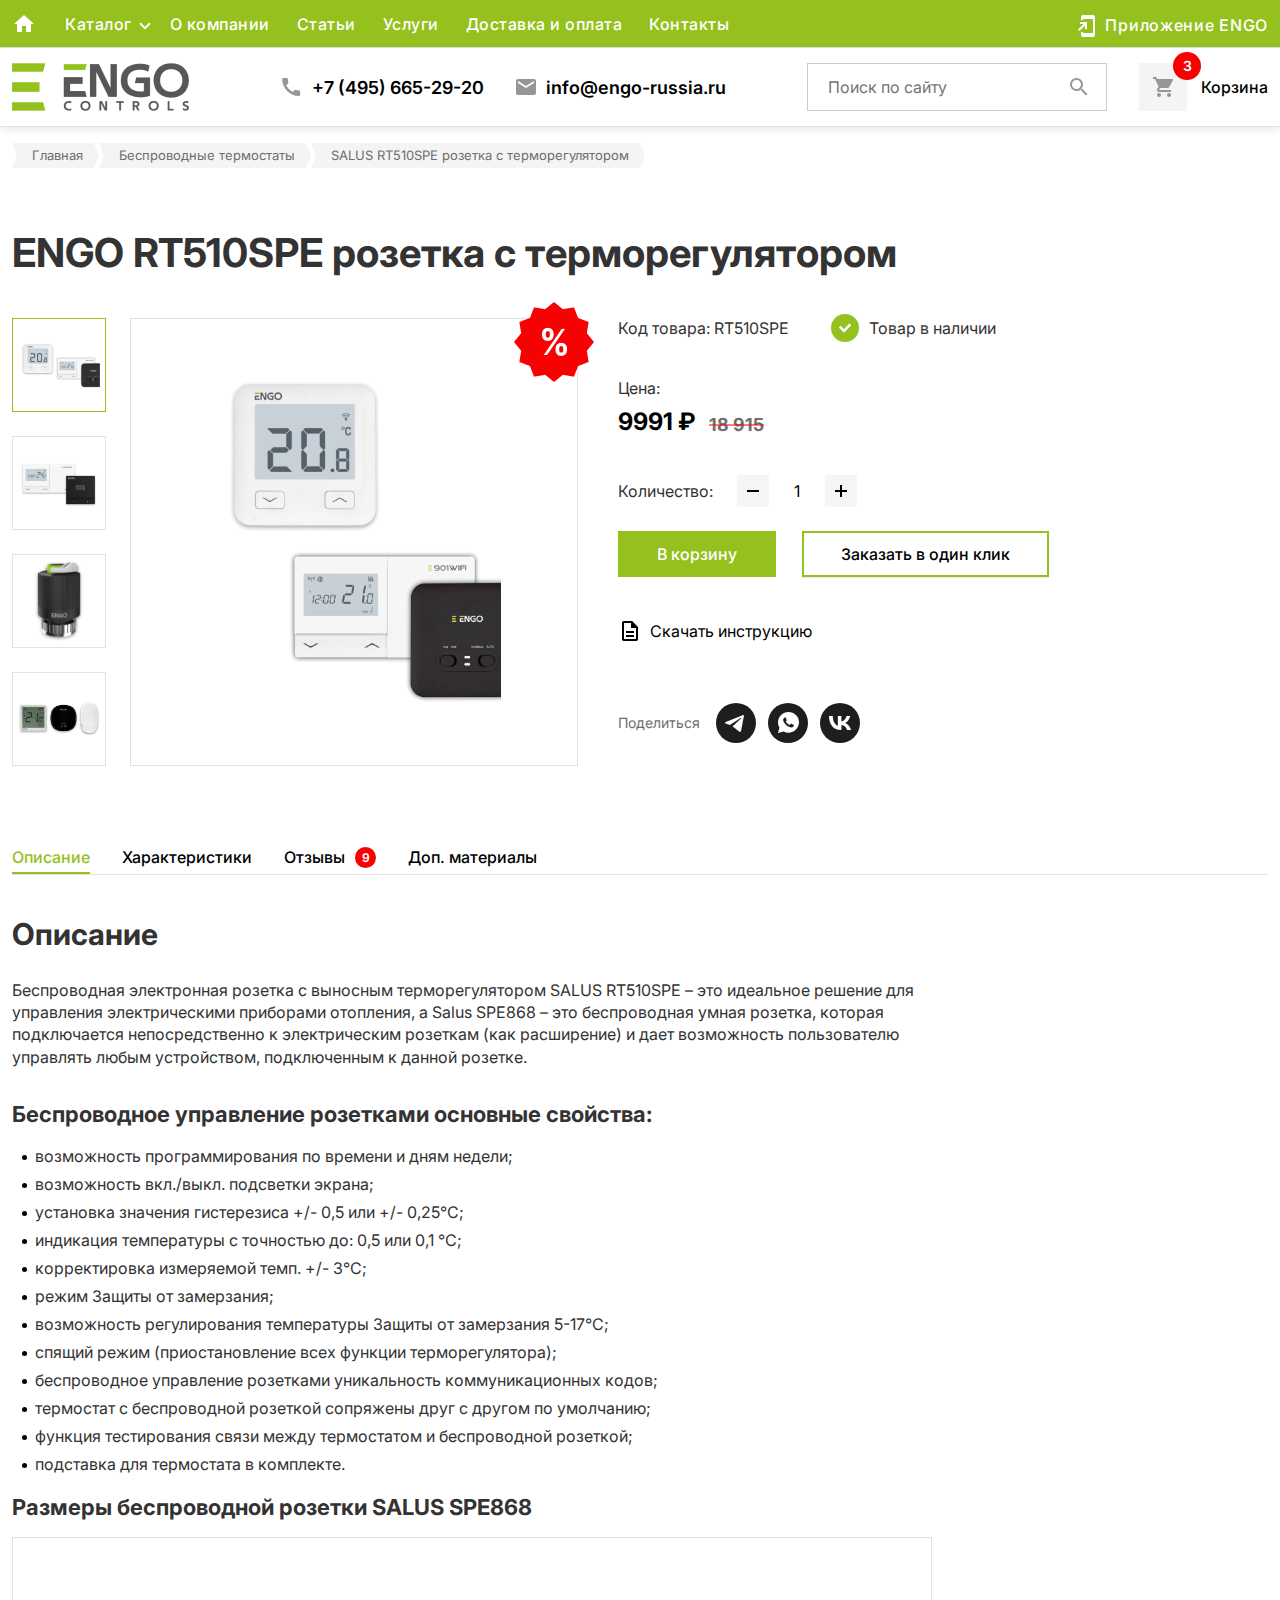
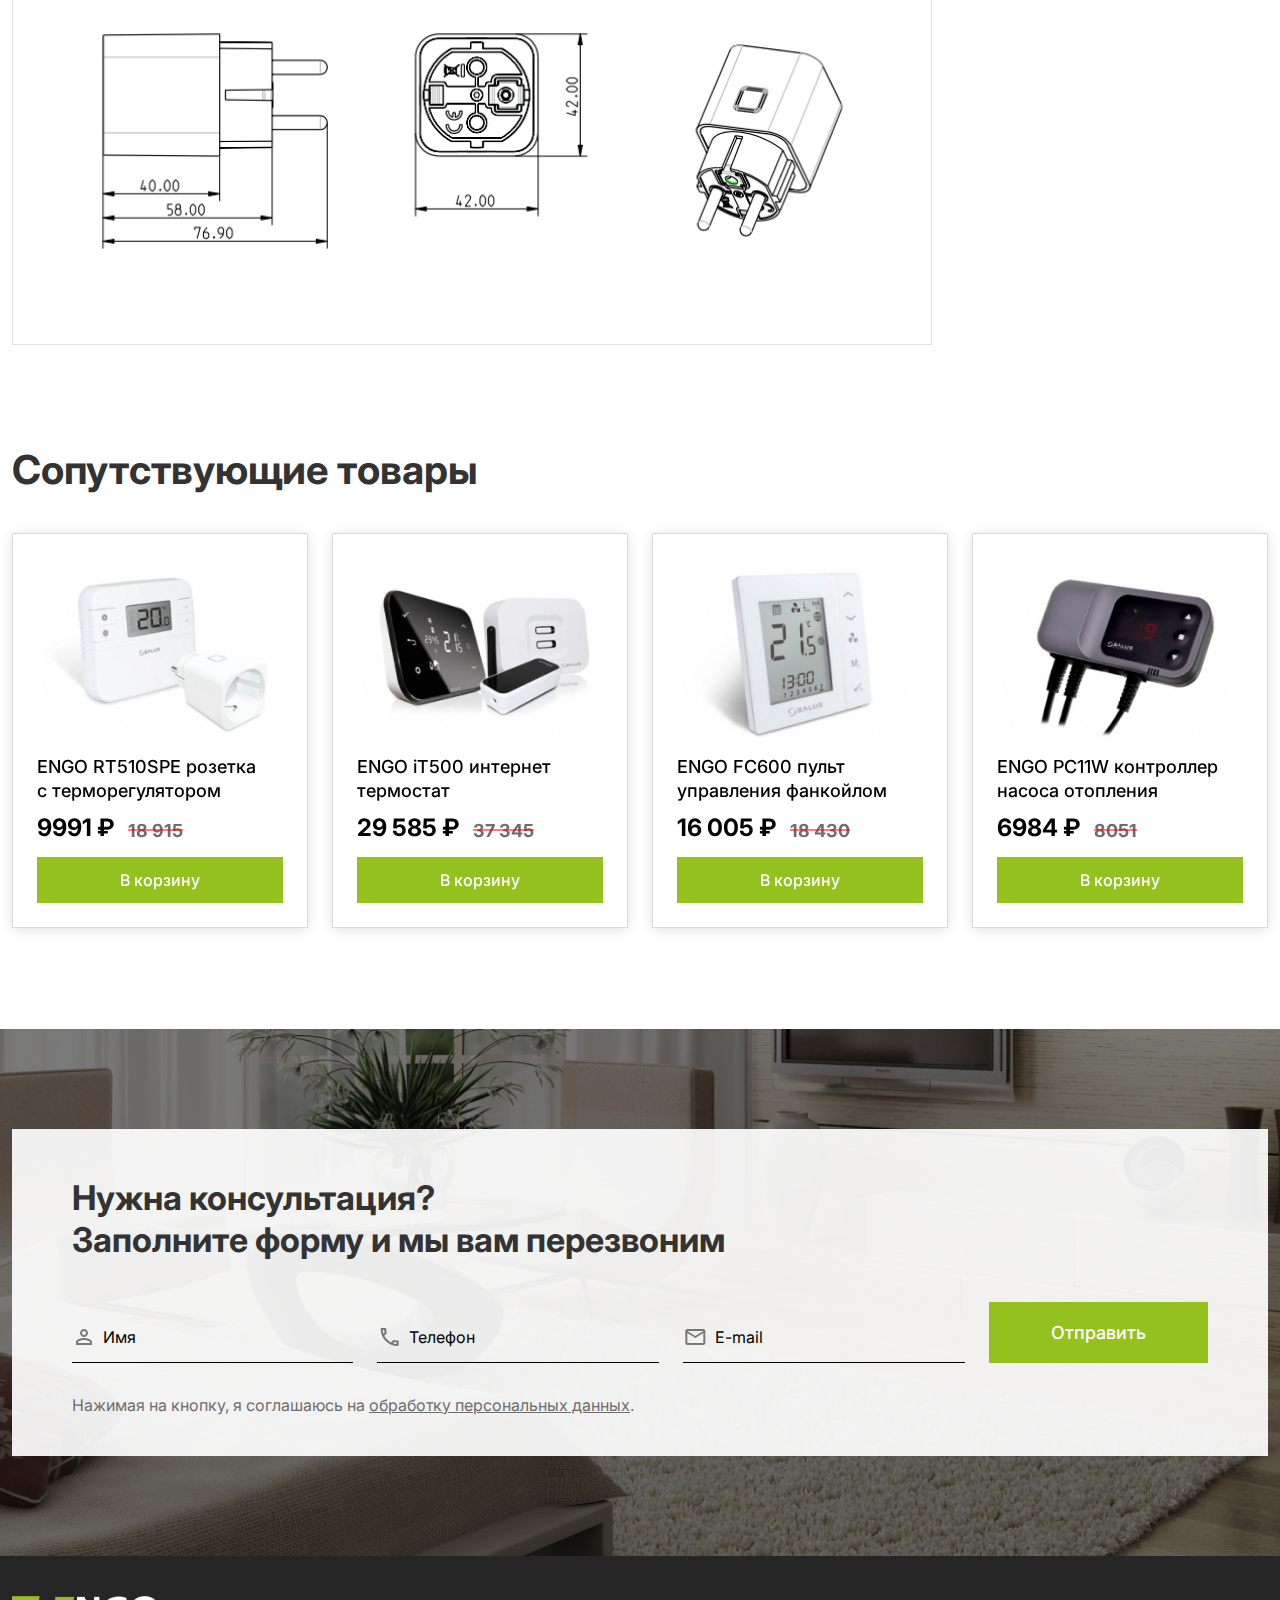
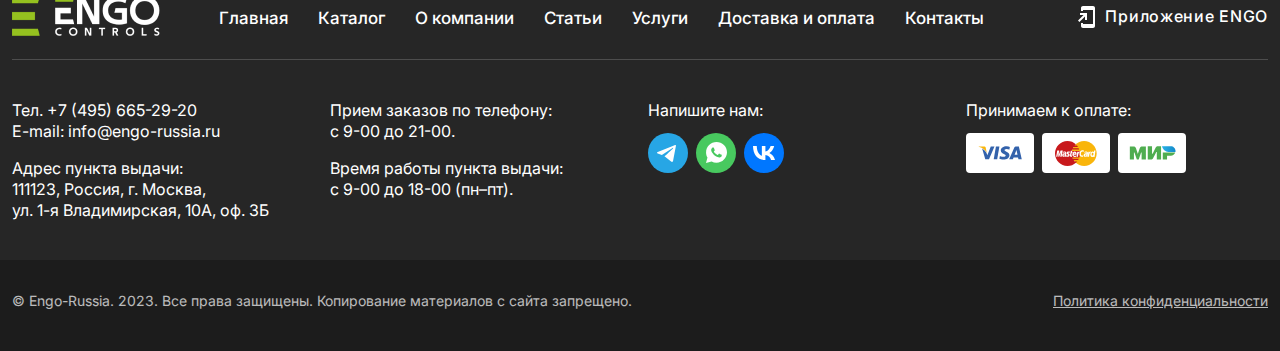
<file: shopItemZoom.html>
<!doctype html>
<html lang="en">
<head>
    <meta charset="utf-8">
    <meta name="viewport" content="width=device-width, initial-scale=1">
    <link rel="stylesheet" href="css/styles.css">

    <link
            rel="stylesheet"
            href="https://cdn.jsdelivr.net/npm/swiper@10/swiper-bundle.min.css"
    />
    <title>Bootstrap Sass &amp; JS</title>
</head>
<body>
<nav class="main-nav bg-success border-bottom d-none d-xl-flex ">
    <div class="container d-flex align-items-center flex-wrap">
        <a href="./index.html" class="header_home">
            <svg width="24" height="24" viewBox="0 0 24 24" fill="none" xmlns="http://www.w3.org/2000/svg">
                <g clip-path="url(#clip0_10_2080)">
                    <path d="M10 20V14H14V20H19V12H22L12 3L2 12H5V20H10Z" fill="white"/>
                </g>
                <defs>
                    <clipPath id="clip0_10_2080">
                        <rect width="24" height="24" fill="white"/>
                    </clipPath>
                </defs>
            </svg>
        </a>
        <ul class="nav me-auto nav_header">
            <li class="nav-item dropdown">
                <a class="nav-link dropdown-toggle" href="#" role="button" data-bs-toggle="dropdown"
                   aria-expanded="false">
                    Каталог
                    <svg width="12" height="8" viewBox="0 0 12 8" fill="none" xmlns="http://www.w3.org/2000/svg">
                        <path d="M1.05025 1.21725L6 6.16699L10.9497 1.21724" stroke="white" stroke-width="2"/>
                    </svg>
                </a>
                <ul class="dropdown-menu">
                    <li><a class="dropdown-item" href="./catalog.html">Проводные терморегуляторы</a></li>
                    <li><a class="dropdown-item" href="./catalog.html">Термоэлектрические приводы</a></li>
                    <li><a class="dropdown-item" href="./catalog.html">Интернет термостаты</a></li>
                    <li><a class="dropdown-item" href="./catalog.html">Дистанционное управление</a></li>
                    <li><a class="dropdown-item" href="./catalog.html">Проводная система управления</a></li>
                    <li><a class="dropdown-item" href="./catalog.html">Регуляторы управления насосом</a></li>
                    <li><a class="dropdown-item" href="./catalog.html">Аксессуары</a></li>
                    <li><a class="dropdown-item" href="./catalog.html">Беспроводные термостаты</a></li>

                </ul>
            </li>
            <li class="nav-item"><a href="./about.html" class="nav-link link-body-emphasis px-2">О компании</a></li>
            <li class="nav-item"><a href="./posts.html" class="nav-link link-body-emphasis px-2">Статьи</a></li>
            <li class="nav-item"><a href="./services.html" class="nav-link link-body-emphasis px-2">Услуги</a></li>
            <li class="nav-item"><a href="./delivery.html" class="nav-link link-body-emphasis px-2">Доставка и оплата</a></li>
            <li class="nav-item"><a href="./contacts.html" class="nav-link link-body-emphasis px-2">Контакты</a></li>

        </ul>
        <ul class="nav">
            <li class="nav-item"><a href="./app.html" class="nav-link link-body-emphasis  app">
                <svg width="24" height="24" viewBox="0 0 24 24" fill="none" xmlns="http://www.w3.org/2000/svg">
                    <g clip-path="url(#clip0_60_3678)">
                        <path d="M18 1.01L8 1C6.9 1 6 1.9 6 3V6H8V5H18V19H8V18H6V21C6 22.1 6.9 23 8 23H18C19.1 23 20 22.1 20 21V3C20 1.9 19.1 1.01 18 1.01ZM10 15H12V8H5V10H8.59L3 15.59L4.41 17L10 11.41V15Z"
                              fill="white"/>
                    </g>
                    <defs>
                        <clipPath id="clip0_60_3678">
                            <rect width="24" height="24" fill="white"/>
                        </clipPath>
                    </defs>
                </svg>
                Приложение ENGO</a>
            </li>
        </ul>
    </div>
</nav>
<div class="overlay"></div>
<header class="border-bottom header">
    <div class="container d-flex align-items-center justify-content-between header-wrp">
        <a href="./index.html" class="d-flex align-items-center  link-body-emphasis text-decoration-none logo">
            <img src="./img/engo_gray.png" alt="">
        </a>

        <div class="d-none align-items-center d-xl-flex header__contacts">
            <a href="tel:+74956652920" class="fw-semibold fz-18 d-flex align-items-center gap-2">
                <svg width="25" height="24" viewBox="0 0 25 24" fill="none" xmlns="http://www.w3.org/2000/svg">
                    <g clip-path="url(#clip0_60_3664)">
                        <path d="M20.1916 15.38C18.9616 15.38 17.7716 15.18 16.6616 14.82C16.3116 14.7 15.9216 14.79 15.6516 15.06L14.0816 17.03C11.2516 15.68 8.60164 13.13 7.19164 10.2L9.14164 8.54C9.41164 8.26 9.49164 7.87 9.38164 7.52C9.01164 6.41 8.82164 5.22 8.82164 3.99C8.82164 3.45 8.37164 3 7.83164 3H4.37164C3.83164 3 3.18164 3.24 3.18164 3.99C3.18164 13.28 10.9116 21 20.1916 21C20.9016 21 21.1816 20.37 21.1816 19.82V16.37C21.1816 15.83 20.7316 15.38 20.1916 15.38Z"
                              fill="#969696"/>
                    </g>
                    <defs>
                        <clipPath id="clip0_60_3664">
                            <rect width="24" height="24" fill="white" transform="translate(0.181641)"/>
                        </clipPath>
                    </defs>
                </svg>
                +7 (495) 665-29-20
            </a>
            <a href="mailto:info@engo-russia.ru" class="fw-semibold fz-18 d-flex align-items-center gap-2">
                <svg width="24" height="24" viewBox="0 0 24 24" fill="none" xmlns="http://www.w3.org/2000/svg">
                    <g clip-path="url(#clip0_41_2403)">
                        <path d="M20 4H4C2.9 4 2.01 4.9 2.01 6L2 18C2 19.1 2.9 20 4 20H20C21.1 20 22 19.1 22 18V6C22 4.9 21.1 4 20 4ZM20 8L12 13L4 8V6L12 11L20 6V8Z"
                              fill="#969696"/>
                    </g>
                    <defs>
                        <clipPath id="clip0_41_2403">
                            <rect width="24" height="24" fill="white"/>
                        </clipPath>
                    </defs>
                </svg>
                info@engo-russia.ru
            </a>
        </div>

        <div class="d-flex align-items-center gap-3 gap-xl-8">
            <form class=" header_search header_search-main" role="search">
                <input type="search" class="d-xl-block d-none" placeholder="Поиск по сайту" aria-label="Search">
                <button>
                    <svg width="18" height="18" viewBox="0 0 18 18" fill="none" xmlns="http://www.w3.org/2000/svg">
                        <path d="M6.5 0C8.22391 0 9.87721 0.684819 11.0962 1.90381C12.3152 3.12279 13 4.77609 13 6.5C13 8.11 12.41 9.59 11.44 10.73L11.71 11H12.5L17.5 16L16 17.5L11 12.5V11.71L10.73 11.44C9.59 12.41 8.11 13 6.5 13C4.77609 13 3.12279 12.3152 1.90381 11.0962C0.684819 9.87721 0 8.22391 0 6.5C0 4.77609 0.684819 3.12279 1.90381 1.90381C3.12279 0.684819 4.77609 0 6.5 0ZM6.5 2C4 2 2 4 2 6.5C2 9 4 11 6.5 11C9 11 11 9 11 6.5C11 4 9 2 6.5 2Z"
                              fill="#9898A0"/>
                    </svg>
                </button>
            </form>

            <a href="./cartPage.html" class="cart">
                <div class="cart__btn position-relative">
                    <svg width="20" height="20" viewBox="0 0 20 20" fill="none" xmlns="http://www.w3.org/2000/svg">
                        <path d="M6 16C4.9 16 4.01 16.9 4.01 18C4.01 19.1 4.9 20 6 20C7.1 20 8 19.1 8 18C8 16.9 7.1 16 6 16ZM0 0V2H2L5.6 9.59L4.25 12.04C4.09 12.32 4 12.65 4 13C4 14.1 4.9 15 6 15H18V13H6.42C6.28 13 6.17 12.89 6.17 12.75L6.2 12.63L7.1 11H14.55C15.3 11 15.96 10.59 16.3 9.97L19.88 3.48C19.96 3.34 20 3.17 20 3C20 2.45 19.55 2 19 2H4.21L3.27 0H0ZM16 16C14.9 16 14.01 16.9 14.01 18C14.01 19.1 14.9 20 16 20C17.1 20 18 19.1 18 18C18 16.9 17.1 16 16 16Z"
                              fill="#969696"/>
                    </svg>
                    <span class="position-absolute  start-100 translate-middle badge rounded-pill bg-danger text-white fw-semibold">
                    3
                </span>
                </div>
                <div class="fw-medium d-none d-xl-block">
                    Корзина
                </div>
            </a>
            <button class="navbar-toggler d-xl-none d-block collapsed" type="button" data-bs-toggle="collapse"
                    data-bs-target="#navbarNav" aria-controls="navbarNav" aria-expanded="false"
                    aria-label="Toggle navigation">
                <svg width="40" height="40" viewBox="0 0 40 40" fill="none" xmlns="http://www.w3.org/2000/svg">
                    <path d="M5 10H35V13H5V10Z" fill="black"/>
                    <path d="M5 18H35V21H5V18Z" fill="black"/>
                    <path d="M5 26H35V29H5V26Z" fill="black"/>
                </svg>
            </button>
        </div>
    </div>
    <div class="collapse navbar-collapse mobile-panel" id="navbarNav">
        <form class="w-100 mb-3  header_search" role="search">
            <input type="search" class="" placeholder="Поиск по сайту" aria-label="Search">
            <button>
                <svg width="18" height="18" viewBox="0 0 18 18" fill="none" xmlns="http://www.w3.org/2000/svg">
                    <path d="M6.5 0C8.22391 0 9.87721 0.684819 11.0962 1.90381C12.3152 3.12279 13 4.77609 13 6.5C13 8.11 12.41 9.59 11.44 10.73L11.71 11H12.5L17.5 16L16 17.5L11 12.5V11.71L10.73 11.44C9.59 12.41 8.11 13 6.5 13C4.77609 13 3.12279 12.3152 1.90381 11.0962C0.684819 9.87721 0 8.22391 0 6.5C0 4.77609 0.684819 3.12279 1.90381 1.90381C3.12279 0.684819 4.77609 0 6.5 0ZM6.5 2C4 2 2 4 2 6.5C2 9 4 11 6.5 11C9 11 11 9 11 6.5C11 4 9 2 6.5 2Z"
                          fill="#9898A0"/>
                </svg>
            </button>
        </form>
        <ul class="navbar-nav">
            <li class="nav-item active">
                <a class="nav-link" href="#">Главная</a>
            </li>
            <li class="nav-item dropdown"> <!-- Добавьте класс dropdown для элемента меню -->
                <a class="nav-link dropdown-toggle" href="#" id="navbarDropdown" role="button" data-bs-toggle="dropdown"
                   aria-haspopup="true" aria-expanded="false">
                    Каталог
                    <svg width="12" height="8" viewBox="0 0 12 8" fill="none" xmlns="http://www.w3.org/2000/svg">
                        <path d="M1.05025 1.21725L6 6.16699L10.9497 1.21724" stroke="#575756" stroke-width="2"/>
                    </svg>
                </a>
                <div class="dropdown-menu position-static" aria-labelledby="navbarDropdown">
                    <a class="dropdown-item" href="#">Проводные терморегуляторы</a>
                    <a class="dropdown-item" href="#">Термоэлектрические приводы</a>
                    <a class="dropdown-item" href="#">Интернет термостаты</a>
                    <a class="dropdown-item" href="#">Дистанционное управление</a>
                    <a class="dropdown-item" href="#">Проводная система управления</a>
                    <a class="dropdown-item" href="#">Регуляторы управления насосом</a>
                    <a class="dropdown-item" href="#">Аксессуары</a>
                    <a class="dropdown-item" href="#">Беспроводные термостаты</a>

                </div>
            </li>
            <li class="nav-item">
                <a class="nav-link" href="#">О компании</a>
            </li>
            <li class="nav-item">
                <a class="nav-link" href="#">Статьи</a>
            </li>
            <li class="nav-item">
                <a class="nav-link" href="#">Услуги</a>
            </li>
            <li class="nav-item">
                <a class="nav-link" href="#">Доставка и оплата</a>
            </li>
            <li class="nav-item">
                <a class="nav-link" href="#">Контакты</a>
            </li>
        </ul>
        <a href="#" class="nav-link link-body-emphasis text-success app-mob">
            <svg width="24" height="24" viewBox="0 0 24 24" fill="none" xmlns="http://www.w3.org/2000/svg">
                <g clip-path="url(#clip0_60_3678)">
                    <path d="M18 1.01L8 1C6.9 1 6 1.9 6 3V6H8V5H18V19H8V18H6V21C6 22.1 6.9 23 8 23H18C19.1 23 20 22.1 20 21V3C20 1.9 19.1 1.01 18 1.01ZM10 15H12V8H5V10H8.59L3 15.59L4.41 17L10 11.41V15Z"/>
                </g>
                <defs>
                    <clipPath id="clip0_60_3678">
                        <rect width="24" height="24" fill="white"/>
                    </clipPath>
                </defs>
            </svg>
            Приложение ENGO</a>

        <div class="divider"></div>

        <div class="d-flex flex-column mobile-panel-cont">
            <a href="tel:+74956652920" class="fw-semibold fz-18 d-flex align-items-center gap-2">
                <svg width="25" height="24" viewBox="0 0 25 24" fill="none" xmlns="http://www.w3.org/2000/svg">
                    <g clip-path="url(#clip0_60_3664)">
                        <path d="M20.1916 15.38C18.9616 15.38 17.7716 15.18 16.6616 14.82C16.3116 14.7 15.9216 14.79 15.6516 15.06L14.0816 17.03C11.2516 15.68 8.60164 13.13 7.19164 10.2L9.14164 8.54C9.41164 8.26 9.49164 7.87 9.38164 7.52C9.01164 6.41 8.82164 5.22 8.82164 3.99C8.82164 3.45 8.37164 3 7.83164 3H4.37164C3.83164 3 3.18164 3.24 3.18164 3.99C3.18164 13.28 10.9116 21 20.1916 21C20.9016 21 21.1816 20.37 21.1816 19.82V16.37C21.1816 15.83 20.7316 15.38 20.1916 15.38Z"
                              fill="#969696"/>
                    </g>
                    <defs>
                        <clipPath id="clip0_60_3664">
                            <rect width="24" height="24" fill="white" transform="translate(0.181641)"/>
                        </clipPath>
                    </defs>
                </svg>
                +7 (495) 665-29-20
            </a>
            <a href="mailto:info@engo-russia.ru" class="fw-semibold fz-18 d-flex align-items-center gap-2">
                <svg width="24" height="24" viewBox="0 0 24 24" fill="none" xmlns="http://www.w3.org/2000/svg">
                    <g clip-path="url(#clip0_41_2403)">
                        <path d="M20 4H4C2.9 4 2.01 4.9 2.01 6L2 18C2 19.1 2.9 20 4 20H20C21.1 20 22 19.1 22 18V6C22 4.9 21.1 4 20 4ZM20 8L12 13L4 8V6L12 11L20 6V8Z"
                              fill="#969696"/>
                    </g>
                    <defs>
                        <clipPath id="clip0_41_2403">
                            <rect width="24" height="24" fill="white"/>
                        </clipPath>
                    </defs>
                </svg>
                info@engo-russia.ru
            </a>
        </div>
        <ul class="d-flex gap-3 mt-3" style="margin-bottom: 0">
            <li><a href="#"><img src="./img/socials.svg" alt=""></a>
            </li>
            <li><a href="#"><img src="./img/socials-1.svg" alt=""></a>
            </li>
            <li><a href="#"><img src="./img/socials-2.svg" alt=""></a>
            </li>
        </ul>
    </div>

    <div class="mob-search d-none">
        <div class="d-flex align-items-center gap-4" style="padding: 0 18px">
            <svg class="header_search-back pointer" width="16" height="16" viewBox="0 0 16 16" fill="none"
                 xmlns="http://www.w3.org/2000/svg">
                <path d="M16 7L3.83 7L9.42 1.41L8 0L0 8L8 16L9.41 14.59L3.83 9L16 9V7Z" fill="#979797"/>
            </svg>
            <form class="w-100 header_search " role="search">
                <input type="search" class="" placeholder="Поиск по сайту" aria-label="Search">
                <button>
                    <svg width="18" height="18" viewBox="0 0 18 18" fill="none" xmlns="http://www.w3.org/2000/svg">
                        <path d="M6.5 0C8.22391 0 9.87721 0.684819 11.0962 1.90381C12.3152 3.12279 13 4.77609 13 6.5C13 8.11 12.41 9.59 11.44 10.73L11.71 11H12.5L17.5 16L16 17.5L11 12.5V11.71L10.73 11.44C9.59 12.41 8.11 13 6.5 13C4.77609 13 3.12279 12.3152 1.90381 11.0962C0.684819 9.87721 0 8.22391 0 6.5C0 4.77609 0.684819 3.12279 1.90381 1.90381C3.12279 0.684819 4.77609 0 6.5 0ZM6.5 2C4 2 2 4 2 6.5C2 9 4 11 6.5 11C9 11 11 9 11 6.5C11 4 9 2 6.5 2Z"
                              fill="#9898A0"/>
                    </svg>
                </button>
            </form>
        </div>
    </div>
</header>


<main>
    <div class="container">
        <ul class="bread">
            <li>
                <a class="bread__link" href="./index.html">Главная</a>
            </li>
            <li>
                <a class="bread__link" href="./catalog.html">Беспроводные термостаты</a>
            </li>
            <li>
                <a class="bread__link" href="#">SALUS RT510SPE розетка с&nbsp;терморегулятором</a>
            </li>
        </ul>
    </div>


    <div class="container">
        <div class="shopZoom">
            <h1>
                ENGO RT510SPE розетка с&nbsp;терморегулятором
            </h1>
            <div class="shopZoom__info">
                <div class="shopZoom_slide">
                    <div class="swiper-container mini-preview">
                        <div class="swiper-wrapper">
                            <div class="swiper-slide" data-big-img="./img/cat1.png"> <!-- Мини-превью 1 -->
                                <img src="./img/cat1_mob.png" alt="Mini Slide 1">
                            </div>
                            <div class="swiper-slide" data-big-img="./img/cat2.png"> <!-- Мини-превью 2 -->
                                <img src="./img/cat2_mob.png" alt="Mini Slide 2">
                            </div>
                            <div class="swiper-slide" data-big-img="./img/cat3.png"> <!-- Мини-превью 3 -->
                                <img src="./img/cat3_mob.png" alt="Mini Slide 3">
                            </div>
                            <div class="swiper-slide" data-big-img="./img/cat4.png"> <!-- Мини-превью 4 -->
                                <img src="./img/cat4_mob.png" alt="Mini Slide 4">
                            </div>
                            <div class="swiper-slide" data-big-img="./img/cat1.png"> <!-- Мини-превью 1 -->
                                <img src="./img/cat1_mob.png" alt="Mini Slide 1">
                            </div>
                            <div class="swiper-slide" data-big-img="./img/cat2.png"> <!-- Мини-превью 2 -->
                                <img src="./img/cat2_mob.png" alt="Mini Slide 2">
                            </div>
                            <div class="swiper-slide" data-big-img="./img/cat3.png"> <!-- Мини-превью 3 -->
                                <img src="./img/cat3_mob.png" alt="Mini Slide 3">
                            </div>
                            <div class="swiper-slide" data-big-img="./img/cat4.png"> <!-- Мини-превью 4 -->
                                <img src="./img/cat4_mob.png" alt="Mini Slide 4">
                            </div>
                        </div>
                    </div>

                    <div class="mini-preview-big withBadge">
                        <img src="./img/cat1.png" class="" alt="">
                    </div>

                </div>
                <div>
                    <div class="shopZoom__stat">
                        <div>Код товара: RT510SPE</div>
                        <div class="d-flex gap-2 align-items-center">
                            <img src="./img/check.svg" alt="">
                            Товар в наличии
                        </div>
                    </div>
                    <div class="d-flex flex-column gap-1">
                        <div>Цена:</div>
                        <div class="price">
                            <div class="price_main">9991 ₽</div>
                            <div class="price_sec">18 915</div>
                        </div>
                    </div>
                    <div>
                        <div class="shopZoom__counter align-items-center d-flex gap-4">
                            Количество:
                            <div class="counter">
                                <div class="counter__dev">
                                    <svg width="12" height="2" viewBox="0 0 12 2" fill="none"
                                         xmlns="http://www.w3.org/2000/svg">
                                        <rect width="12" height="2" fill="black"/>
                                    </svg>
                                </div>
                                <div class="counter__val">
                                    <input type="text" value="1">
                                </div>
                                <div class="counter__inc">
                                    <svg width="12" height="12" viewBox="0 0 12 12" fill="none"
                                         xmlns="http://www.w3.org/2000/svg">
                                        <rect y="5" width="12" height="2" fill="black"/>
                                        <rect x="5" width="2" height="12" fill="black"/>
                                    </svg>
                                </div>
                            </div>
                        </div>
                    </div>
                    <div class="shopZoom__btns">
                        <div class="btn btn-success">
                            В корзину
                        </div>
                        <div class="btn btn-outline-success">
                            Заказать в один клик
                        </div>
                    </div>
                    <a href="./img/check.svg" download="" class="d-flex align-items-center gap-2">
                        <svg width="24" height="24" viewBox="0 0 24 24" fill="none" xmlns="http://www.w3.org/2000/svg">
                            <g clip-path="url(#clip0_123_3659)">
                                <path d="M8 16H16V18H8V16ZM8 12H16V14H8V12ZM14 2H6C4.9 2 4 2.9 4 4V20C4 21.1 4.89 22 5.99 22H18C19.1 22 20 21.1 20 20V8L14 2ZM18 20H6V4H13V9H18V20Z"
                                      fill="black"/>
                                <path d="M8 16H16V18H8V16ZM8 12H16V14H8V12ZM14 2H6C4.9 2 4 2.9 4 4V20C4 21.1 4.89 22 5.99 22H18C19.1 22 20 21.1 20 20V8L14 2ZM18 20H6V4H13V9H18V20Z"
                                      fill="black" fill-opacity="0.2"/>
                                <path d="M8 16H16V18H8V16ZM8 12H16V14H8V12ZM14 2H6C4.9 2 4 2.9 4 4V20C4 21.1 4.89 22 5.99 22H18C19.1 22 20 21.1 20 20V8L14 2ZM18 20H6V4H13V9H18V20Z"
                                      fill="black" fill-opacity="0.2"/>
                            </g>
                            <defs>
                                <clipPath id="clip0_123_3659">
                                    <rect width="24" height="24" fill="white"/>
                                </clipPath>
                            </defs>
                        </svg>
                        Скачать инструкцию
                    </a>
                    <div class="d-flex align-items-center gap-3 shopZoom__soc">
                        <div>Поделиться</div>
                        <div class="d-flex align-items-center shopZoom__soc-list">
                            <a href="#"><img src="./img/socials_11.svg" alt=""></a>
                            <a href="#"><img src="./img/socials_22.svg" alt=""></a>
                            <a href="#"><img src="./img/socials_33.svg" alt=""></a>
                        </div>
                    </div>
                </div>
            </div>

            <div class="shopZoom__tabs">
                <div class="shopZoom__tabs-item active" data-id="1">Описание</div>
                <div class="shopZoom__tabs-item" data-id="2">Характеристики</div>
                <div class="shopZoom__tabs-item" data-id="3">
                    <div class="d-flex align-items-center">
                        Отзывы
                        <span class="start-100  badge rounded-pill bg-danger text-white fw-semibold ml-2" style="margin-left: 10px;width: 21px;height: 21px;padding-top: 3px; font-size: 12px">
                    9 </span>
                    </div>
                </div>
                <div class="shopZoom__tabs-item" data-id="4">Доп. материалы</div>
            </div>
            <div class="shopZoom__tabs-box" id="tab-1">
                <div class="shopZoom__tabs-box-wrp">
                    <h2>Описание</h2>
                    <p>Беспроводная электронная розетка с выносным терморегулятором SALUS RT510SPE – это&nbsp;идеальное
                        решение
                        для управления электрическими приборами отопления, a Salus SPE868 –&nbsp;это беспроводная умная
                        розетка,
                        которая подключается непосредственно к электрическим розеткам (как расширение) и дает возможность
                        пользователю управлять любым устройством, подключенным к данной розетке.</p>
                    <h3>Беспроводное управление розетками основные свойства:
                    </h3>
                    <ul class="withDots">
                        <li>возможность программирования по времени и дням недели;</li>
                        <li>возможность вкл./выкл. подсветки экрана;</li>
                        <li>установка значения гистерезиса +/- 0,5 или +/- 0,25°С;</li>
                        <li>индикация температуры с точностью до: 0,5 или 0,1 °С;</li>
                        <li>корректировка измеряемой темп. +/- 3°С;</li>
                        <li>режим Защиты от замерзания;</li>
                        <li>возможность регулирования температуры Защиты от замерзания 5-17°С;</li>
                        <li>спящий режим (приостановление всех функции терморегулятора);</li>
                        <li>беспроводное управление розетками уникальность коммуникационных кодов;</li>
                        <li>термостат с беспроводной розеткой сопряжены друг с другом по умолчанию;</li>
                        <li>функция тестирования связи между термостатом и беспроводной розеткой;</li>
                        <li>подставка для термостата в комплекте.
                        </li>
                    </ul>
                    <h3>Размеры беспроводной розетки SALUS SPE868</h3>
                    <img src="./img/img1.jpg" alt="">
                </div>

            </div>
            <div class="shopZoom__tabs-box " id="tab-2">
                <h2>Характеристики</h2>
                <ul class="listInfo">
                    <li>
                        <span>Питание термостата:</span>
                        <span>2-х батареи АА</span>
                    </li>
                    <li>
                        <span>Питание розетки:</span>
                        <span>230 VAC 50 Hz</span>
                    </li>
                    <li>
                        <span>Макс. нагрузка розетки:</span>
                        <span>16 (5) А</span>
                    </li>
                    <li>
                        <span>Выход:</span>
                        <span>Schuko розетка</span>
                    </li>
                    <li>
                        <span>Диапазон регулирования темп.:</span>
                        <span>5–35°С</span>
                    </li>
                    <li>
                        <span>Размеры термостата [мм]:</span>
                        <span>120x96x27</span>
                    </li>
                    <li>
                        <span>Размеры розетки [мм]:</span>
                        <span>120x96x27</span>
                    </li>
                    <li>
                        <span>Модель приёмника:</span>
                        <span>SPE868</span>
                    </li>
                </ul>
            </div>
            <div class="shopZoom__tabs-box " id="tab-3">
                <h2 class="d-flex align-items-center">
                    Отзывы

                </h2>
                <div class="reviews-box">
                    <div class="reviews">
                        <div class="reviews-item">
                            <div class="reviews-item-head">
                                <div class="stars" data-stars="4">
                                </div>
                                <div class="reviews-item-name">Константин</div>
                                <div class="reviews-item-date">14.10.2023</div>
                            </div>
                            <div class="reviews-item-text">
                                Повседневная практика показывает, что реализация намеченных плановых заданий влечет за собой
                                процесс внедрения и модернизации позиций, занимаемых участниками в отношении поставленных
                                задач.
                            </div>
                        </div>
                        <div class="reviews-item">
                            <div class="reviews-item-head">
                                <div class="stars" data-stars="5">
                                </div>
                                <div class="reviews-item-name">Дарья</div>
                                <div class="reviews-item-date">10.08.2023</div>
                            </div>
                            <div class="reviews-item-text">
                                С другой стороны постоянное информационно-пропагандистское обеспечение нашей деятельности
                                требуют определения и уточнения системы обучения кадров, соответствует насущным
                                потребностям.
                            </div>
                        </div>
                        <div class="reviews-item">
                            <div class="reviews-item-head">
                                <div class="stars" data-stars="5">
                                </div>
                                <div class="reviews-item-name">Николай</div>
                                <div class="reviews-item-date">03.06.2023</div>
                            </div>
                            <div class="reviews-item-text">
                                Задача организации, в особенности же реализация намеченных плановых заданий представляет
                                собой интересный эксперимент проверки форм развития. Идейные соображения высшего порядка, а
                                также укрепление и развитие структуры обеспечивает широкому кругу (специалистов) участие в
                                формировании модели развития.
                            </div>
                        </div>
                        <div class="reviews-item">
                            <div class="reviews-item-head">
                                <div class="stars" data-stars="4">
                                </div>
                                <div class="reviews-item-name">Константин</div>
                                <div class="reviews-item-date">14.10.2023</div>
                            </div>
                            <div class="reviews-item-text">
                                Повседневная практика показывает, что реализация намеченных плановых заданий влечет за собой
                                процесс внедрения и модернизации позиций, занимаемых участниками в отношении поставленных
                                задач.
                            </div>
                        </div>
                        <div class="reviews-item">
                            <div class="reviews-item-head">
                                <div class="stars" data-stars="5">
                                </div>
                                <div class="reviews-item-name">Дарья</div>
                                <div class="reviews-item-date">10.08.2023</div>
                            </div>
                            <div class="reviews-item-text">
                                С другой стороны постоянное информационно-пропагандистское обеспечение нашей деятельности
                                требуют определения и уточнения системы обучения кадров, соответствует насущным
                                потребностям.
                            </div>
                        </div>
                        <div class="reviews-item">
                            <div class="reviews-item-head">
                                <div class="stars" data-stars="5">
                                </div>
                                <div class="reviews-item-name">Николай</div>
                                <div class="reviews-item-date">03.06.2023</div>
                            </div>
                            <div class="reviews-item-text">
                                Задача организации, в особенности же реализация намеченных плановых заданий представляет
                                собой интересный эксперимент проверки форм развития. Идейные соображения высшего порядка, а
                                также укрепление и развитие структуры обеспечивает широкому кругу (специалистов) участие в
                                формировании модели развития.
                            </div>
                        </div>
                        <div class="reviews-item">
                            <div class="reviews-item-head">
                                <div class="stars" data-stars="4">
                                </div>
                                <div class="reviews-item-name">Константин</div>
                                <div class="reviews-item-date">14.10.2023</div>
                            </div>
                            <div class="reviews-item-text">
                                Повседневная практика показывает, что реализация намеченных плановых заданий влечет за собой
                                процесс внедрения и модернизации позиций, занимаемых участниками в отношении поставленных
                                задач.
                            </div>
                        </div>
                        <div class="reviews-item">
                            <div class="reviews-item-head">
                                <div class="stars" data-stars="5">
                                </div>
                                <div class="reviews-item-name">Дарья</div>
                                <div class="reviews-item-date">10.08.2023</div>
                            </div>
                            <div class="reviews-item-text">
                                С другой стороны постоянное информационно-пропагандистское обеспечение нашей деятельности
                                требуют определения и уточнения системы обучения кадров, соответствует насущным
                                потребностям.
                            </div>
                        </div>
                        <div class="reviews-item">
                            <div class="reviews-item-head">
                                <div class="stars" data-stars="5">
                                </div>
                                <div class="reviews-item-name">Николай</div>
                                <div class="reviews-item-date">03.06.2023</div>
                            </div>
                            <div class="reviews-item-text">
                                Задача организации, в особенности же реализация намеченных плановых заданий представляет
                                собой интересный эксперимент проверки форм развития. Идейные соображения высшего порядка, а
                                также укрепление и развитие структуры обеспечивает широкому кругу (специалистов) участие в
                                формировании модели развития.
                            </div>
                        </div>

                        <div class="allreviews">
                            Показать все...
                        </div>
                    </div>
                    <form action="#" class="reviews-form">
                       <div class="d-flex align-items-center">
                           <div class="reviews-form-val">4,7</div>
                           <div class="stars" data-stars="4.7">
                           </div>
                       </div>
                        <div class="reviews-form-len">3 отзыва</div>
                        <button type="submit" class="btn btn-outline-success prevent" data-bs-toggle="modal" data-bs-target="#sendReview">Напишите отзыв</button>
                    </form>
                </div>
            </div>
            <div class="shopZoom__tabs-box " id="tab-4">
                <h2>Схема подключения</h2>
                <img src="./img/img2.jpg" alt="">
            </div>
        </div>


    </div>

    <section>
        <div class="container">
            <h1>Сопутствующие товары</h1>
            <div class="swiper-box-main">
                <div class="swiper-button-prev">
                    <svg width="24" height="24" viewBox="0 0 24 24" fill="none" xmlns="http://www.w3.org/2000/svg">
                        <path d="M15.0711 4.92893L8 12L15.0711 19.0711" stroke="black" stroke-width="2"/>
                        <path d="M15.0711 4.92893L8 12L15.0711 19.0711" stroke="black" stroke-opacity="0.2"
                              stroke-width="2"/>
                        <path d="M15.0711 4.92893L8 12L15.0711 19.0711" stroke="black" stroke-opacity="0.2"
                              stroke-width="2"/>
                    </svg>
                </div>
                <div class="swiper-button-next">
                    <svg width="24" height="24" viewBox="0 0 24 24" fill="none" xmlns="http://www.w3.org/2000/svg">
                        <path d="M8.92893 19.0711L16 12L8.92893 4.92893" stroke="black" stroke-width="2"/>
                        <path d="M8.92893 19.0711L16 12L8.92893 4.92893" stroke="black" stroke-opacity="0.2"
                              stroke-width="2"/>
                        <path d="M8.92893 19.0711L16 12L8.92893 4.92893" stroke="black" stroke-opacity="0.2"
                              stroke-width="2"/>
                    </svg>
                </div>
                <div class="swiper-box">
                    <div class="swiper">
                        <div class="swiper-wrapper">
                            <div class="swiper-slide">
                                <a href="./shopItemZoom.html" class="shop_item ">
                                    <img src="./img/item1.png" alt="">
                                    <div class="fz-18 fw-medium">ENGO RT510SPE розетка с терморегулятором</div>
                                    <div>
                                        <div class="price">
                                            <div class="price_main">9991 ₽</div>
                                            <div class="price_sec">18 915</div>
                                        </div>
                                         <button class="btn btn-success w-100 stop">В корзину</button>
                                    </div>
                                </a>
                            </div>
                            <div class="swiper-slide">
                                <a href="./shopItemZoom.html" class="shop_item ">
                                    <img src="./img/item2.png" alt="">
                                    <div class="fz-18 fw-medium">ENGO iT500 интернет термостат</div>
                                    <div>
                                        <div class="price">
                                            <div class="price_main">29 585 ₽</div>
                                            <div class="price_sec">37 345</div>
                                        </div>
                                         <button class="btn btn-success w-100 stop">В корзину</button>
                                    </div>
                                </a>
                            </div>
                            <div class="swiper-slide">
                                <a href="./shopItemZoom.html" class="shop_item ">
                                    <img src="./img/item3.png" alt="">
                                    <div class="fz-18 fw-medium">ENGO FC600 пульт управления фанкойлом</div>
                                    <div>
                                        <div class="price">
                                            <div class="price_main">16 005 ₽</div>
                                            <div class="price_sec">18 430</div>
                                        </div>
                                         <button class="btn btn-success w-100 stop">В корзину</button>
                                    </div>
                                </a>
                            </div>
                            <div class="swiper-slide">
                                <a href="./shopItemZoom.html" class="shop_item ">
                                    <img src="./img/item4.png" alt="">
                                    <div class="fz-18 fw-medium">ENGO PC11W контроллер насоса отопления</div>
                                    <div>
                                        <div class="price">
                                            <div class="price_main">6984 ₽</div>
                                            <div class="price_sec">8051</div>
                                        </div>
                                         <button class="btn btn-success w-100 stop">В корзину</button>
                                    </div>
                                </a>
                            </div>
                            <div class="swiper-slide">
                                <a href="./shopItemZoom.html" class="shop_item ">
                                    <img src="./img/item1.png" alt="">
                                    <div class="fz-18 fw-medium">ENGO RT510SPE розетка с терморегулятором</div>
                                    <div>
                                        <div class="price">
                                            <div class="price_main">9991 ₽</div>
                                            <div class="price_sec">18 915</div>
                                        </div>
                                         <button class="btn btn-success w-100 stop">В корзину</button>
                                    </div>
                                </a>
                            </div>
                            <div class="swiper-slide">
                                <a href="./shopItemZoom.html" class="shop_item ">
                                    <img src="./img/item2.png" alt="">
                                    <div class="fz-18 fw-medium">ENGO RT510SPE розетка с терморегулятором</div>
                                    <div>
                                        <div class="price">
                                            <div class="price_main">9991 ₽</div>
                                            <div class="price_sec">18 915</div>
                                        </div>
                                         <button class="btn btn-success w-100 stop">В корзину</button>
                                    </div>
                                </a>
                            </div>
                            <div class="swiper-slide">
                                <a href="./shopItemZoom.html" class="shop_item ">
                                    <img src="./img/item3.png" alt="">
                                    <div class="fz-18 fw-medium">ENGO RT510SPE розетка с терморегулятором</div>

                                    <div>
                                        <div class="price">
                                            <div class="price_main">9991 ₽</div>
                                            <div class="price_sec">18 915</div>
                                        </div>
                                         <button class="btn btn-success w-100 stop">В корзину</button>
                                    </div>
                                </a>
                            </div>
                            <div class="swiper-slide">
                                <a href="./shopItemZoom.html" class="shop_item ">
                                    <img src="./img/item4.png" alt="">
                                    <div class="fz-18 fw-medium">ENGO RT510SPE розетка с терморегулятором</div>
                                    <div>
                                        <div class="price">
                                            <div class="price_main">9991 ₽</div>
                                            <div class="price_sec">18 915</div>
                                        </div>
                                         <button class="btn btn-success w-100 stop">В корзину</button>
                                    </div>
                                </a>
                            </div>
                        </div>
                    </div>
                </div>
            </div>
        </div>
    </section>

    <div class="modal fade" id="thxReview" tabindex="-1" aria-labelledby="thxReviewLabel" aria-hidden="true">
        <div class="modal-dialog">
            <form class="modal-content modal-successSended" action="#">
                <button type="button" class="btn-close-modal text-white" data-bs-dismiss="modal" aria-label="Close">
                    <svg width="24" height="24" viewBox="0 0 24 24" fill="none" xmlns="http://www.w3.org/2000/svg">
                        <path d="M21 3L3 21" stroke="white" stroke-width="2" stroke-miterlimit="10"/>
                        <path d="M3 3L21 21" stroke="white" stroke-width="2" stroke-miterlimit="10"/>
                    </svg>
                </button>
                <div  class="modal-body">
                    <h2 class="text-center">Спасибо за ваш отзыв!</h2>
                    <p class="modal-successSended-txt">Наш менеджер свяжется с вами&nbsp;в&nbsp;ближайшее время.</p>
                    <button class="btn btn-success">Понятно</button>
                </div>
            </form>
        </div>
    </div>

    <div class="modal fade" id="successSended" tabindex="-1" aria-labelledby="successSendedLabel" aria-hidden="true">
        <div class="modal-dialog">
            <form class="modal-content modal-successSended" action="#">
                <button type="button" class="btn-close-modal text-white" data-bs-dismiss="modal" aria-label="Close">
                    <svg width="24" height="24" viewBox="0 0 24 24" fill="none" xmlns="http://www.w3.org/2000/svg">
                        <path d="M21 3L3 21" stroke="white" stroke-width="2" stroke-miterlimit="10"/>
                        <path d="M3 3L21 21" stroke="white" stroke-width="2" stroke-miterlimit="10"/>
                    </svg>
                </button>
                <div  class="modal-body">
                    <h2 class="text-center">Спасибо</h2>
                    <p class="modal-successSended-txt">Наш менеджер свяжется с вами&nbsp;в&nbsp;ближайшее время.</p>
                    <button class="btn btn-success">Понятно</button>
                </div>
            </form>
        </div>
    </div>

    <div class="banner" style="background: url('./img/application_form.jpg') center/cover no-repeat">
        <div class="container">
            <div class="banner__wrp">
                <div>
                    <h2>
                        Нужна консультация?<br/>
                        Заполните форму и&nbsp;мы&nbsp;вам перезвоним
                    </h2>
                    <form>
                        <div class="banner__form gap-6">
                            <div class="  banner__inp">
                                <img src="./img/input_user.svg" alt="">
                                <input type="text" placeholder="Имя" id="name" name="name" >
                            </div>
                            <div class="   banner__inp">
                                <img src="./img/input_phone.svg" alt="">
                                <input type="tel" placeholder="Телефон" id="phone" name="phone" >
                            </div>
                            <div class="   banner__inp">
                                <img src="./img/input_email.svg" alt="">
                                <input type="email" placeholder="E-mail" id="email" name="email" >
                            </div>
                            <button type="submit" class="btn btn-success prevent" data-bs-toggle="modal" data-bs-target="#successSended">Отправить</button>
                        </div>

                    </form>
                    <p class="banner__form-ps">Нажимая на кнопку, я соглашаюсь на <a href="./data.html" target="_blank">обработку персональных
                        данных</a>.</p>
                </div>
            </div>
        </div>
    </div>
</main>

<div class="modal fade" id="sendReview" tabindex="-1" aria-labelledby="sendReviewLabel" aria-hidden="true">
    <div class="modal-dialog">
        <form class="modal-content modal-review" action="#">
            <div  class="modal-body">
                <button type="button" class="btn-close-modal text-white" data-bs-dismiss="modal" aria-label="Close">
                    <svg width="24" height="24" viewBox="0 0 24 24" fill="none" xmlns="http://www.w3.org/2000/svg">
                        <path d="M21 3L3 21" stroke="white" stroke-width="2" stroke-miterlimit="10"/>
                        <path d="M3 3L21 21" stroke="white" stroke-width="2" stroke-miterlimit="10"/>
                    </svg>
                </button>

                <h2 class="text-center">Оставить отзыв</h2>
                <div class="d-flex align-items-center gap-3 form-stars">
                    <div>
                        Ваша оценка
                    </div>
                    <div class="stars-form" data-input-val="modal-stars" data-stars="0">
                        <img class="star-form" src="./img/starOut.svg" data-value="1" alt="Star">
                        <img class="star-form" src="./img/starOut.svg" data-value="2" alt="Star">
                        <img class="star-form" src="./img/starOut.svg" data-value="3" alt="Star">
                        <img class="star-form" src="./img/starOut.svg" data-value="4" alt="Star">
                        <img class="star-form" src="./img/starOut.svg" data-value="5" alt="Star">
                    </div>
<!--                    here value stars-->
                    <input type="hidden" id="modal-stars">
                </div>
                <div  method="post" class="mainForm">
                    <div class="input-with-icon">
                        <input type="email" id="review_name" name="review_name" placeholder="Ваше имя">
                        <img src="./img/input_user.svg" alt="Name Icon">
                    </div>

                    <div class="input-with-icon">
                        <input type="email" id="review_email" name="review_email" placeholder="E-mail">
                        <img src="./img/input_email.svg" alt="Email Icon">
                    </div>

                    <div class="input-with-icon textArea">
                            <textarea id="review_text" name="review_text"
                                      placeholder="Ваш отзыв"></textarea>
                        <img src="./img/input_comment.svg" alt="Address Icon">

                    </div>

                    <div class="d-flex gap-2 gap-lg-4">
                        <div class="capt">
                            <img src="./img/input_captcha.png" alt="">
                        </div>
                        <div class="input-with-icon w-100">
                            <input type="text" id="review_captcha" name="captcha" placeholder="Код с картинки">
                        </div>
                    </div>


                    <button class="btn btn-success w-100 prevent" type="submit" data-bs-toggle="modal" data-bs-target="#thxReview">
                        Отправить
                    </button>
                    <p class="mainForm-ps">Нажимая на кнопку, я соглашаюсь на
                        <a href="./data.html" target="_blank" class="d-block">обработку персональных данных</a>
                    </p>
                </div>
            </div>
        </form>
    </div>
</div>

<footer class="footer">
    <div class="container">
        <div class="footer__top">
            <a href="./index.html" class="d-flex align-items-center mb-3 mb-lg-0  link-body-emphasis text-decoration-none logo">
                <img src="./img/engo_white.png" alt="">
            </a>
            <ul class="nav me-auto">
                <li class="nav-item"><a href="./index.html" class="nav-link">Главная</a></li>
                <li class="nav-item"><a href="./catalogAll.html" class="nav-link">Каталог</a></li>
                <li class="nav-item"><a href="./about.html" class="nav-link">О компании</a></li>
                <li class="nav-item"><a href="./posts.html" class="nav-link">Статьи</a></li>
                <li class="nav-item"><a href="./services.html" class="nav-link">Услуги</a></li>
                <li class="nav-item"><a href="./delivery.html" class="nav-link">Доставка и оплата</a></li>
                <li class="nav-item"><a href="./contacts.html" class="nav-link">Контакты</a></li>
            </ul>
            <a href="./app.html" class="nav-link link-body-emphasis app">
                <svg width="24" height="24" viewBox="0 0 24 24" fill="none" xmlns="http://www.w3.org/2000/svg">
                    <g clip-path="url(#clip0_60_3678)">
                        <path d="M18 1.01L8 1C6.9 1 6 1.9 6 3V6H8V5H18V19H8V18H6V21C6 22.1 6.9 23 8 23H18C19.1 23 20 22.1 20 21V3C20 1.9 19.1 1.01 18 1.01ZM10 15H12V8H5V10H8.59L3 15.59L4.41 17L10 11.41V15Z"
                              fill="white"/>
                    </g>
                    <defs>
                        <clipPath id="clip0_60_3678">
                            <rect width="24" height="24" fill="white"/>
                        </clipPath>
                    </defs>
                </svg>
                Приложение ENGO</a>
        </div>

        <div class="footer__main">
            <div class="d-flex flex-column footer__cont">
                <div>
                    <a href="tel:+74956652920">Тел. +7 (495) 665-29-20</a>
                    <a href="mailto:info@engo-russia.ru">E-mail: info@engo-russia.ru</a>
                </div>

                <div>
                    Адрес пункта выдачи:<br/>
                    111123, Россия, г. Москва,<br/>
                    ул. 1-я Владимирская, 10А, оф. 3Б
                </div>
            </div>
            <div class="d-flex flex-column footer__cont">
                <div>
                    Прием заказов по телефону: <br>
                    с 9-00 до 21-00.
                </div>
                <div>
                    Время работы пункта выдачи: <br>
                    с 9-00 до 18-00 (пн–пт).
                </div>
            </div>
            <div class="d-flex flex-column gap-3">
                <div>Напишите нам:</div>
                <ul class="d-flex soclials">
                    <li><a href="#"><img src="./img/socials.svg" alt=""></a>
                    </li>
                    <li><a href="#"><img src="./img/socials-1.svg" alt=""></a>
                    </li>
                    <li><a href="#"><img src="./img/socials-2.svg" alt=""></a>
                    </li>
                </ul>
            </div>
            <div class="d-flex flex-column gap-3">
                <div>Принимаем к оплате:</div>
                <ul class="d-flex">
                    <li><a href="#"><img src="./img/visa.svg" alt=""></a>
                    </li>
                    <li><a href="#"><img src="./img/master_card.svg" alt=""></a>
                    </li>
                    <li><a href="#"><img src="./img/mir.svg" alt=""></a>
                    </li>
                </ul>
            </div>
        </div>
    </div>
    <div class="footer__bot">
        <div class="container">
            <div class="footer__bot-wrp">
                <div>
                    © Engo-Russia. 2023. Все права защищены. Копирование материалов с сайта запрещено.
                </div>
                <a href="./data.html" class="text-decoration-underline">Политика конфиденциальности</a>
            </div>
        </div>
    </div>
</footer>

<script src="https://cdn.jsdelivr.net/npm/swiper@10/swiper-bundle.min.js"></script>
<script src="https://cdn.jsdelivr.net/npm/bootstrap@5.3.0/dist/js/bootstrap.bundle.min.js"></script>
<script src="js/main.js"></script>
</body>
</html>
</file>
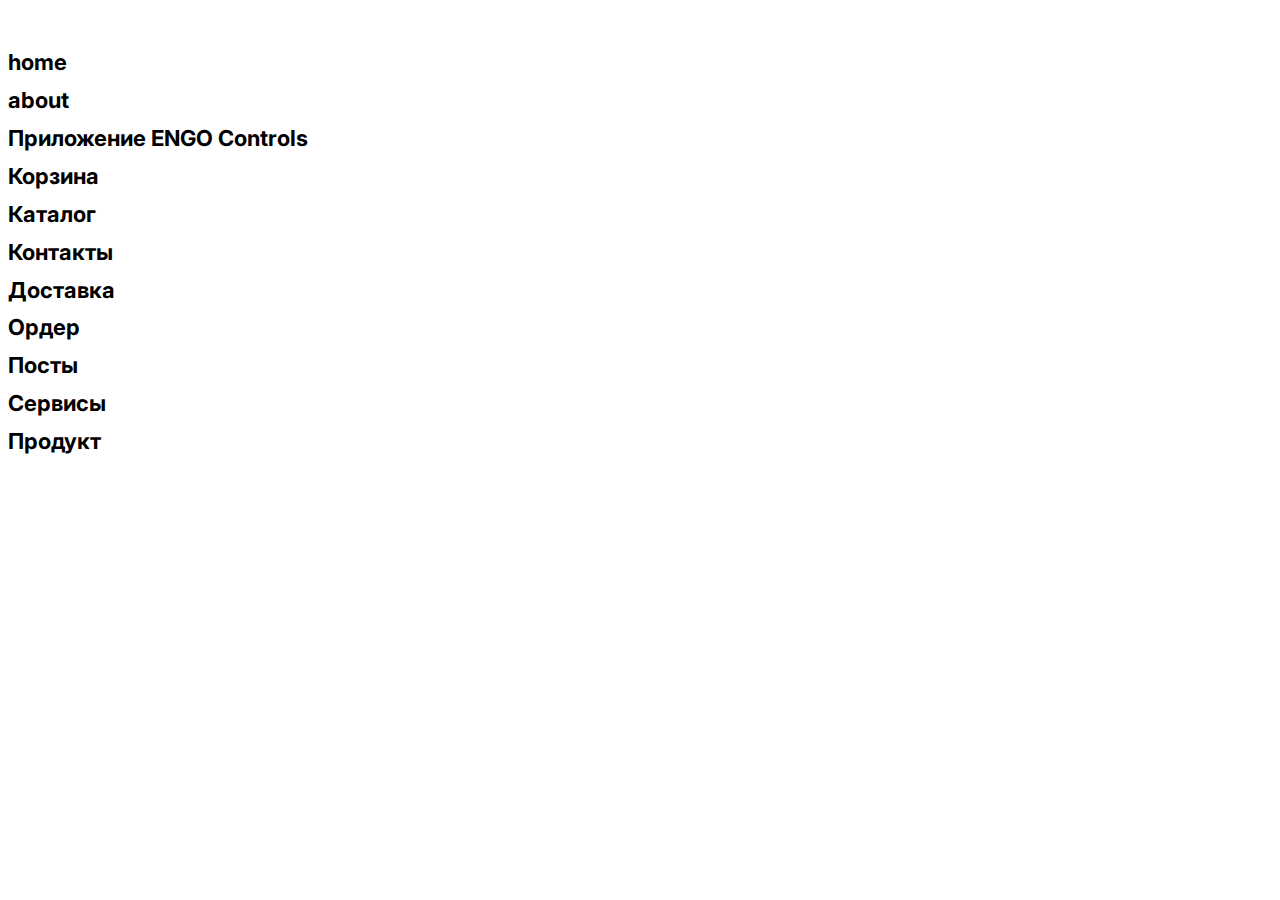
<file: siteMap.html>
<!doctype html>
<html lang="en">
<head>
    <meta charset="utf-8">
    <meta name="viewport" content="width=device-width, initial-scale=1">
    <link rel="stylesheet" href="css/styles.css">

    <link
            rel="stylesheet"
            href="https://cdn.jsdelivr.net/npm/swiper@10/swiper-bundle.min.css"
    />
    <title>Bootstrap Sass &amp; JS</title>
</head>
<body>


<div class="pa-5 pt-5">
    <ul>
        <li><a class="nav-link text-black px-2 h3 d-block" href="./index.html">home</a></li>
        <li><a class="nav-link text-black px-2 h3 d-block" href="./about.html">about</a></li>
        <li><a class="nav-link text-black px-2 h3 d-block" href="./app.html">Приложение ENGO Controls</a></li>
        <li><a class="nav-link text-black px-2 h3 d-block" href="./cartPage.html">Корзина</a></li>
        <li><a class="nav-link text-black px-2 h3 d-block" href="./catalog.html">Каталог</a></li>
        <li><a class="nav-link text-black px-2 h3 d-block" href="./contacts.html">Контакты</a></li>
        <li><a class="nav-link text-black px-2 h3 d-block" href="./delivery.html">Доставка</a></li>
        <li><a class="nav-link text-black px-2 h3 d-block" href="./makeOrder.html">Ордер</a></li>
        <li><a class="nav-link text-black px-2 h3 d-block" href="./posts.html">Посты</a></li>
        <li><a class="nav-link text-black px-2 h3 d-block" href="./services.html">Сервисы</a></li>
        <li><a class="nav-link text-black px-2 h3 d-block" href="./shopItemZoom.html">Продукт</a></li>
    </ul>
</div>

<script src="https://cdn.jsdelivr.net/npm/swiper@10/swiper-bundle.min.js"></script>
<script src="https://cdn.jsdelivr.net/npm/bootstrap@5.3.0/dist/js/bootstrap.bundle.min.js"></script>
<script src="js/main.js"></script>
</body>
</html>
</file>
<file: css/styles.css>
﻿/*
* Prefixed by https://autoprefixer.github.io
* PostCSS: v8.4.14,
* Autoprefixer: v10.4.7
* Browsers: last 10 version
*/

@import "https://fonts.googleapis.com/css2?family=Inter:wght@300;400;500;600;700&display=swap";

:root, [data-bs-theme=light] {
    --bs-blue: #0d6efd;
    --bs-indigo: #6610f2;
    --bs-purple: #6f42c1;
    --bs-pink: #d63384;
    --bs-red: #dc3545;
    --bs-orange: #fd7e14;
    --bs-yellow: #ffc107;
    --bs-green: #198754;
    --bs-teal: #20c997;
    --bs-cyan: #0dcaf0;
    --bs-black: #000;
    --bs-white: #fff;
    --bs-gray: #6c757d;
    --bs-gray-dark: #343a40;
    --bs-gray-100: #f8f9fa;
    --bs-gray-200: #e9ecef;
    --bs-gray-300: #dee2e6;
    --bs-gray-400: #ced4da;
    --bs-gray-500: #adb5bd;
    --bs-gray-600: #6c757d;
    --bs-gray-700: #495057;
    --bs-gray-800: #343a40;
    --bs-gray-900: #212529;
    --bs-primary: #0d6efd;
    --bs-secondary: #6c757d;
    --bs-success: #95C11F;
    --bs-info: #0dcaf0;
    --bs-warning: #ffc107;
    --bs-danger: #F60202;
    --bs-light: #f8f9fa;
    --bs-dark: #212529;
    --bs-primary-rgb: 13, 110, 253;
    --bs-secondary-rgb: 108, 117, 125;
    --bs-success-rgb: 149, 193, 31;
    --bs-info-rgb: 13, 202, 240;
    --bs-warning-rgb: 255, 193, 7;
    --bs-danger-rgb: 246, 2, 2;
    --bs-light-rgb: 248, 249, 250;
    --bs-dark-rgb: 33, 37, 41;
    --bs-primary-text-emphasis: #052c65;
    --bs-secondary-text-emphasis: #2b2f32;
    --bs-success-text-emphasis: #3c4d0c;
    --bs-info-text-emphasis: #055160;
    --bs-warning-text-emphasis: #664d03;
    --bs-danger-text-emphasis: #620101;
    --bs-light-text-emphasis: #495057;
    --bs-dark-text-emphasis: #495057;
    --bs-primary-bg-subtle: #cfe2ff;
    --bs-secondary-bg-subtle: #e2e3e5;
    --bs-success-bg-subtle: #eaf3d2;
    --bs-info-bg-subtle: #cff4fc;
    --bs-warning-bg-subtle: #fff3cd;
    --bs-danger-bg-subtle: #fdcccc;
    --bs-light-bg-subtle: #fcfcfd;
    --bs-dark-bg-subtle: #ced4da;
    --bs-primary-border-subtle: #9ec5fe;
    --bs-secondary-border-subtle: #c4c8cb;
    --bs-success-border-subtle: #d5e6a5;
    --bs-info-border-subtle: #9eeaf9;
    --bs-warning-border-subtle: #ffe69c;
    --bs-danger-border-subtle: #fb9a9a;
    --bs-light-border-subtle: #e9ecef;
    --bs-dark-border-subtle: #adb5bd;
    --bs-white-rgb: 255, 255, 255;
    --bs-black-rgb: 0, 0, 0;
    --bs-font-sans-serif: system-ui, -apple-system, "Segoe UI", Roboto, "Helvetica Neue", "Noto Sans", "Liberation Sans", Arial, sans-serif, "Apple Color Emoji", "Segoe UI Emoji", "Segoe UI Symbol", "Noto Color Emoji";
    --bs-font-monospace: SFMono-Regular, Menlo, Monaco, Consolas, "Liberation Mono", "Courier New", monospace;
    --bs-gradient: linear-gradient(180deg, rgba(255, 255, 255, 0.15), rgba(255, 255, 255, 0));
    --bs-body-font-family: "Inter", sans-serif;
    --bs-body-font-size: 1rem;
    --bs-body-font-weight: 400;
    --bs-body-line-height: 1.5;
    --bs-body-color: #333;
    --bs-body-color-rgb: 51, 51, 51;
    --bs-body-bg: #fff;
    --bs-body-bg-rgb: 255, 255, 255;
    --bs-emphasis-color: #000;
    --bs-emphasis-color-rgb: 0, 0, 0;
    --bs-secondary-color: rgba(51, 51, 51, 0.75);
    --bs-secondary-color-rgb: 51, 51, 51;
    --bs-secondary-bg: #e9ecef;
    --bs-secondary-bg-rgb: 233, 236, 239;
    --bs-tertiary-color: rgba(51, 51, 51, 0.5);
    --bs-tertiary-color-rgb: 51, 51, 51;
    --bs-tertiary-bg: #f8f9fa;
    --bs-tertiary-bg-rgb: 248, 249, 250;
    --bs-heading-color: inherit;
    --bs-link-color: #0d6efd;
    --bs-link-color-rgb: 13, 110, 253;
    --bs-link-decoration: underline;
    --bs-link-hover-color: #0a58ca;
    --bs-link-hover-color-rgb: 10, 88, 202;
    --bs-code-color: #d63384;
    --bs-highlight-bg: #fff3cd;
    --bs-border-width: 1px;
    --bs-border-style: solid;
    --bs-border-color: #dee2e6;
    --bs-border-color-translucent: rgba(0, 0, 0, 0.175);
    --bs-border-radius: 0.4rem;
    --bs-border-radius-sm: 0.25rem;
    --bs-border-radius-lg: 0.5rem;
    --bs-border-radius-xl: 1rem;
    --bs-border-radius-xxl: 2rem;
    --bs-border-radius-2xl: var(--bs-border-radius-xxl);
    --bs-border-radius-pill: 50rem;
    --bs-box-shadow: 0 0.5rem 1rem rgba(0, 0, 0, 0.15);
    --bs-box-shadow-sm: 0 0.125rem 0.25rem rgba(0, 0, 0, 0.075);
    --bs-box-shadow-lg: 0 1rem 3rem rgba(0, 0, 0, 0.175);
    --bs-box-shadow-inset: inset 0 1px 2px rgba(0, 0, 0, 0.075);
    --bs-focus-ring-width: 0.25rem;
    --bs-focus-ring-opacity: 0.25;
    --bs-focus-ring-color: rgba(13, 110, 253, 0.25);
    --bs-form-valid-color: #95C11F;
    --bs-form-valid-border-color: #95C11F;
    --bs-form-invalid-color: #F60202;
    --bs-form-invalid-border-color: #F60202
}

[data-bs-theme=dark] {
    color-scheme: dark;
    --bs-body-color: #adb5bd;
    --bs-body-color-rgb: 173, 181, 189;
    --bs-body-bg: #212529;
    --bs-body-bg-rgb: 33, 37, 41;
    --bs-emphasis-color: #fff;
    --bs-emphasis-color-rgb: 255, 255, 255;
    --bs-secondary-color: rgba(173, 181, 189, 0.75);
    --bs-secondary-color-rgb: 173, 181, 189;
    --bs-secondary-bg: #343a40;
    --bs-secondary-bg-rgb: 52, 58, 64;
    --bs-tertiary-color: rgba(173, 181, 189, 0.5);
    --bs-tertiary-color-rgb: 173, 181, 189;
    --bs-tertiary-bg: #2b3035;
    --bs-tertiary-bg-rgb: 43, 48, 53;
    --bs-primary-text-emphasis: #6ea8fe;
    --bs-secondary-text-emphasis: #a7acb1;
    --bs-success-text-emphasis: #bfda79;
    --bs-info-text-emphasis: #6edff6;
    --bs-warning-text-emphasis: #ffda6a;
    --bs-danger-text-emphasis: #fa6767;
    --bs-light-text-emphasis: #f8f9fa;
    --bs-dark-text-emphasis: #dee2e6;
    --bs-primary-bg-subtle: #031633;
    --bs-secondary-bg-subtle: #161719;
    --bs-success-bg-subtle: #1e2706;
    --bs-info-bg-subtle: #032830;
    --bs-warning-bg-subtle: #332701;
    --bs-danger-bg-subtle: #310000;
    --bs-light-bg-subtle: #343a40;
    --bs-dark-bg-subtle: #1a1d20;
    --bs-primary-border-subtle: #084298;
    --bs-secondary-border-subtle: #41464b;
    --bs-success-border-subtle: #597413;
    --bs-info-border-subtle: #087990;
    --bs-warning-border-subtle: #997404;
    --bs-danger-border-subtle: #940101;
    --bs-light-border-subtle: #495057;
    --bs-dark-border-subtle: #343a40;
    --bs-heading-color: inherit;
    --bs-link-color: #6ea8fe;
    --bs-link-hover-color: #8bb9fe;
    --bs-link-color-rgb: 110, 168, 254;
    --bs-link-hover-color-rgb: 139, 185, 254;
    --bs-code-color: #e685b5;
    --bs-border-color: #495057;
    --bs-border-color-translucent: rgba(255, 255, 255, 0.15);
    --bs-form-valid-color: #75b798;
    --bs-form-valid-border-color: #75b798;
    --bs-form-invalid-color: #ea868f;
    --bs-form-invalid-border-color: #ea868f
}

*, *::before, *::after {
    -webkit-box-sizing: border-box;
    box-sizing: border-box
}

@media (prefers-reduced-motion: no-preference) {
    :root {
        scroll-behavior: smooth
    }
}

body {
    margin: 0;
    font-family: var(--bs-body-font-family);
    font-size: var(--bs-body-font-size);
    font-weight: var(--bs-body-font-weight);
    line-height: var(--bs-body-line-height);
    color: var(--bs-body-color);
    text-align: var(--bs-body-text-align);
    background-color: var(--bs-body-bg);
    -webkit-text-size-adjust: 100%;
    -webkit-tap-highlight-color: rgba(0, 0, 0, 0)
}

hr {
    margin: 1rem 0;
    color: inherit;
    border: 0;
    border-top: var(--bs-border-width) solid;
    opacity: .25
}

h6, .h6, h5, .h5, h4, .h4, h3, .h3, h2, .h2, h1, .h1 {
    margin-top: 0;
    margin-bottom: .5rem;
    font-weight: 500;
    line-height: 1.2;
    color: var(--bs-heading-color)
}

h1, .h1 {
    font-size: calc(1.375rem + 1.5vw)
}

@media (min-width: 1200px) {
    h1, .h1 {
        font-size: 2.5rem
    }
}

h2, .h2 {
    font-size: calc(1.325rem + 0.9vw)
}

@media (min-width: 1200px) {
    h2, .h2 {
        font-size: 2rem
    }
}

h3, .h3 {
    font-size: calc(1.3rem + 0.6vw)
}

@media (min-width: 1200px) {
    h3, .h3 {
        font-size: 1.75rem
    }
}

h4, .h4 {
    font-size: calc(1.275rem + 0.3vw)
}

@media (min-width: 1200px) {
    h4, .h4 {
        font-size: 1.5rem
    }
}

h5, .h5 {
    font-size: 1.25rem
}

h6, .h6 {
    font-size: 1rem
}

p {
    margin-top: 0;
    margin-bottom: 1rem
}

abbr[title] {
    -webkit-text-decoration: underline dotted;
    text-decoration: underline dotted;
    cursor: help;
    -webkit-text-decoration-skip-ink: none;
    text-decoration-skip-ink: none
}

address {
    margin-bottom: 1rem;
    font-style: normal;
    line-height: inherit
}

ol, ul {
    padding-left: 2rem
}

ol, ul, dl {
    margin-top: 0;
    margin-bottom: 1rem
}

ol ol, ul ul, ol ul, ul ol {
    margin-bottom: 0
}

dt {
    font-weight: 700
}

dd {
    margin-bottom: .5rem;
    margin-left: 0
}

blockquote {
    margin: 0 0 1rem
}

b, strong {
    font-weight: bolder
}

small, .small {
    font-size: 0.875em
}

mark, .mark {
    padding: .1875em;
    background-color: var(--bs-highlight-bg)
}

sub, sup {
    position: relative;
    font-size: 0.75em;
    line-height: 0;
    vertical-align: baseline
}

sub {
    bottom: -0.25em
}

sup {
    top: -0.5em
}

a {
    color: rgba(var(--bs-link-color-rgb), var(--bs-link-opacity, 1));
    text-decoration: underline
}

a:hover {
    --bs-link-color-rgb: var(--bs-link-hover-color-rgb)
}

a:not([href]):not([class]), a:not([href]):not([class]):hover {
    color: inherit;
    text-decoration: none
}

pre, code, kbd, samp {
    font-family: var(--bs-font-monospace);
    font-size: 1em
}

pre {
    display: block;
    margin-top: 0;
    margin-bottom: 1rem;
    overflow: auto;
    font-size: 0.875em
}

pre code {
    font-size: inherit;
    color: inherit;
    word-break: normal
}

code {
    font-size: 0.875em;
    color: var(--bs-code-color);
    word-wrap: break-word
}

a > code {
    color: inherit
}

kbd {
    padding: .1875rem .375rem;
    font-size: 0.875em;
    color: var(--bs-body-bg);
    background-color: var(--bs-body-color);
    border-radius: .25rem
}

kbd kbd {
    padding: 0;
    font-size: 1em
}

figure {
    margin: 0 0 1rem
}

img, svg {
    vertical-align: middle
}

table {
    caption-side: bottom;
    border-collapse: collapse
}

caption {
    padding-top: .5rem;
    padding-bottom: .5rem;
    color: var(--bs-secondary-color);
    text-align: left
}

th {
    text-align: inherit;
    text-align: -webkit-match-parent
}

thead, tbody, tfoot, tr, td, th {
    border-color: inherit;
    border-style: solid;
    border-width: 0
}

label {
    display: inline-block
}

button {
    border-radius: 0
}

button:focus:not(:focus-visible) {
    outline: 0
}

input, button, select, optgroup, textarea {
    margin: 0;
    font-family: inherit;
    font-size: inherit;
    line-height: inherit
}

button, select {
    text-transform: none
}

[role=button] {
    cursor: pointer
}

select {
    word-wrap: normal
}

select:disabled {
    opacity: 1
}

[list]:not([type=date]):not([type=datetime-local]):not([type=month]):not([type=week]):not([type=time])::-webkit-calendar-picker-indicator {
    display: none !important
}

button, [type=button], [type=reset], [type=submit] {
    -webkit-appearance: button
}

button:not(:disabled), [type=button]:not(:disabled), [type=reset]:not(:disabled), [type=submit]:not(:disabled) {
    cursor: pointer
}

::-moz-focus-inner {
    padding: 0;
    border-style: none
}

textarea {
    resize: vertical
}

fieldset {
    min-width: 0;
    padding: 0;
    margin: 0;
    border: 0
}

legend {
    float: left;
    width: 100%;
    padding: 0;
    margin-bottom: .5rem;
    font-size: calc(1.275rem + 0.3vw);
    line-height: inherit
}

@media (min-width: 1200px) {
    legend {
        font-size: 1.5rem
    }
}

legend + * {
    clear: left
}

::-webkit-datetime-edit-fields-wrapper, ::-webkit-datetime-edit-text, ::-webkit-datetime-edit-minute, ::-webkit-datetime-edit-hour-field, ::-webkit-datetime-edit-day-field, ::-webkit-datetime-edit-month-field, ::-webkit-datetime-edit-year-field {
    padding: 0
}

::-webkit-inner-spin-button {
    height: auto
}

[type=search] {
    outline-offset: -2px;
    -webkit-appearance: textfield
}

::-webkit-search-decoration {
    -webkit-appearance: none
}

::-webkit-color-swatch-wrapper {
    padding: 0
}

::-webkit-file-upload-button {
    font: inherit;
    -webkit-appearance: button
}

::file-selector-button {
    font: inherit;
    -webkit-appearance: button
}

output {
    display: inline-block
}

iframe {
    border: 0
}

summary {
    display: list-item;
    cursor: pointer
}

progress {
    vertical-align: baseline
}

[hidden] {
    display: none !important
}

.lead {
    font-size: 1.25rem;
    font-weight: 300
}

.display-1 {
    font-size: calc(1.625rem + 4.5vw);
    font-weight: 300;
    line-height: 1.2
}

@media (min-width: 1200px) {
    .display-1 {
        font-size: 5rem
    }
}

.display-2 {
    font-size: calc(1.575rem + 3.9vw);
    font-weight: 300;
    line-height: 1.2
}

@media (min-width: 1200px) {
    .display-2 {
        font-size: 4.5rem
    }
}

.display-3 {
    font-size: calc(1.525rem + 3.3vw);
    font-weight: 300;
    line-height: 1.2
}

@media (min-width: 1200px) {
    .display-3 {
        font-size: 4rem
    }
}

.display-4 {
    font-size: calc(1.475rem + 2.7vw);
    font-weight: 300;
    line-height: 1.2
}

@media (min-width: 1200px) {
    .display-4 {
        font-size: 3.5rem
    }
}

.display-5 {
    font-size: calc(1.425rem + 2.1vw);
    font-weight: 300;
    line-height: 1.2
}

@media (min-width: 1200px) {
    .display-5 {
        font-size: 3rem
    }
}

.display-6 {
    font-size: calc(1.375rem + 1.5vw);
    font-weight: 300;
    line-height: 1.2
}

@media (min-width: 1200px) {
    .display-6 {
        font-size: 2.5rem
    }
}

.list-unstyled {
    padding-left: 0;
    list-style: none
}

.list-inline {
    padding-left: 0;
    list-style: none
}

.list-inline-item {
    display: inline-block
}

.list-inline-item:not(:last-child) {
    margin-right: .5rem
}

.initialism {
    font-size: 0.875em;
    text-transform: uppercase
}

.blockquote {
    margin-bottom: 1rem;
    font-size: 1.25rem
}

.blockquote > :last-child {
    margin-bottom: 0
}

.blockquote-footer {
    margin-top: -1rem;
    margin-bottom: 1rem;
    font-size: 0.875em;
    color: #6c757d
}

.blockquote-footer::before {
    content: "— "
}

.container, .container-fluid, .container-xxl, .container-xl, .container-lg, .container-md, .container-sm {
    --bs-gutter-x: 1.5rem;
    --bs-gutter-y: 0;
    width: 100%;
    padding-right: calc(var(--bs-gutter-x) * .5);
    padding-left: calc(var(--bs-gutter-x) * .5);
    margin-right: auto;
    margin-left: auto
}

@media (min-width: 576px) {
    .container-sm, .container {
        max-width: 540px
    }
}

@media (min-width: 768px) {
    .container-md, .container-sm, .container {
        max-width: 720px
    }
}

@media (min-width: 992px) {
    .container-lg, .container-md, .container-sm, .container {
        max-width: 960px
    }
}

@media (min-width: 1200px) {
    .container-xl, .container-lg, .container-md, .container-sm, .container {
        max-width: 1140px
    }
}

@media (min-width: 1400px) {
    .container-xxl, .container-xl, .container-lg, .container-md, .container-sm, .container {
        max-width: 1320px
    }
}

:root {
    --bs-breakpoint-xs: 0;
    --bs-breakpoint-sm: 576px;
    --bs-breakpoint-md: 768px;
    --bs-breakpoint-lg: 992px;
    --bs-breakpoint-xl: 1200px;
    --bs-breakpoint-xxl: 1400px
}

.row {
    --bs-gutter-x: 1.5rem;
    --bs-gutter-y: 0;
    display: -webkit-box;
    display: -ms-flexbox;
    display: flex;
    -ms-flex-wrap: wrap;
    flex-wrap: wrap;
    margin-top: calc(-1 * var(--bs-gutter-y));
    margin-right: calc(-0.5 * var(--bs-gutter-x));
    margin-left: calc(-0.5 * var(--bs-gutter-x))
}

.row > * {
    -ms-flex-negative: 0;
    flex-shrink: 0;
    width: 100%;
    max-width: 100%;
    padding-right: calc(var(--bs-gutter-x) * .5);
    padding-left: calc(var(--bs-gutter-x) * .5);
    margin-top: var(--bs-gutter-y)
}

.col {
    -webkit-box-flex: 1;
    -ms-flex: 1 0 0%;
    flex: 1 0 0%
}

.row-cols-auto > * {
    -webkit-box-flex: 0;
    -ms-flex: 0 0 auto;
    flex: 0 0 auto;
    width: auto
}

.row-cols-1 > * {
    -webkit-box-flex: 0;
    -ms-flex: 0 0 auto;
    flex: 0 0 auto;
    width: 100%
}

.row-cols-2 > * {
    -webkit-box-flex: 0;
    -ms-flex: 0 0 auto;
    flex: 0 0 auto;
    width: 50%
}

.row-cols-3 > * {
    -webkit-box-flex: 0;
    -ms-flex: 0 0 auto;
    flex: 0 0 auto;
    width: 33.3333333333%
}

.row-cols-4 > * {
    -webkit-box-flex: 0;
    -ms-flex: 0 0 auto;
    flex: 0 0 auto;
    width: 25%
}

.row-cols-5 > * {
    -webkit-box-flex: 0;
    -ms-flex: 0 0 auto;
    flex: 0 0 auto;
    width: 20%
}

.row-cols-6 > * {
    -webkit-box-flex: 0;
    -ms-flex: 0 0 auto;
    flex: 0 0 auto;
    width: 16.6666666667%
}

.col-auto {
    -webkit-box-flex: 0;
    -ms-flex: 0 0 auto;
    flex: 0 0 auto;
    width: auto
}

.col-1 {
    -webkit-box-flex: 0;
    -ms-flex: 0 0 auto;
    flex: 0 0 auto;
    width: 8.33333333%
}

.col-2 {
    -webkit-box-flex: 0;
    -ms-flex: 0 0 auto;
    flex: 0 0 auto;
    width: 16.66666667%
}

.col-3 {
    -webkit-box-flex: 0;
    -ms-flex: 0 0 auto;
    flex: 0 0 auto;
    width: 25%
}

.col-4 {
    -webkit-box-flex: 0;
    -ms-flex: 0 0 auto;
    flex: 0 0 auto;
    width: 33.33333333%
}

.col-5 {
    -webkit-box-flex: 0;
    -ms-flex: 0 0 auto;
    flex: 0 0 auto;
    width: 41.66666667%
}

.col-6 {
    -webkit-box-flex: 0;
    -ms-flex: 0 0 auto;
    flex: 0 0 auto;
    width: 50%
}

.col-7 {
    -webkit-box-flex: 0;
    -ms-flex: 0 0 auto;
    flex: 0 0 auto;
    width: 58.33333333%
}

.col-8 {
    -webkit-box-flex: 0;
    -ms-flex: 0 0 auto;
    flex: 0 0 auto;
    width: 66.66666667%
}

.col-9 {
    -webkit-box-flex: 0;
    -ms-flex: 0 0 auto;
    flex: 0 0 auto;
    width: 75%
}

.col-10 {
    -webkit-box-flex: 0;
    -ms-flex: 0 0 auto;
    flex: 0 0 auto;
    width: 83.33333333%
}

.col-11 {
    -webkit-box-flex: 0;
    -ms-flex: 0 0 auto;
    flex: 0 0 auto;
    width: 91.66666667%
}

.col-12 {
    -webkit-box-flex: 0;
    -ms-flex: 0 0 auto;
    flex: 0 0 auto;
    width: 100%
}

.offset-1 {
    margin-left: 8.33333333%
}

.offset-2 {
    margin-left: 16.66666667%
}

.offset-3 {
    margin-left: 25%
}

.offset-4 {
    margin-left: 33.33333333%
}

.offset-5 {
    margin-left: 41.66666667%
}

.offset-6 {
    margin-left: 50%
}

.offset-7 {
    margin-left: 58.33333333%
}

.offset-8 {
    margin-left: 66.66666667%
}

.offset-9 {
    margin-left: 75%
}

.offset-10 {
    margin-left: 83.33333333%
}

.offset-11 {
    margin-left: 91.66666667%
}

.g-0, .gx-0 {
    --bs-gutter-x: 0
}

.g-0, .gy-0 {
    --bs-gutter-y: 0
}

.g-1, .gx-1 {
    --bs-gutter-x: 0.25rem
}

.g-1, .gy-1 {
    --bs-gutter-y: 0.25rem
}

.g-2, .gx-2 {
    --bs-gutter-x: 0.5rem
}

.g-2, .gy-2 {
    --bs-gutter-y: 0.5rem
}

.g-3, .gx-3 {
    --bs-gutter-x: 1rem
}

.g-3, .gy-3 {
    --bs-gutter-y: 1rem
}

.g-4, .gx-4 {
    --bs-gutter-x: 1.5rem
}

.g-4, .gy-4 {
    --bs-gutter-y: 1.5rem
}

.g-5, .gx-5 {
    --bs-gutter-x: 3rem
}

.g-5, .gy-5 {
    --bs-gutter-y: 3rem
}

@media (min-width: 576px) {
    .col-sm {
        -webkit-box-flex: 1;
        -ms-flex: 1 0 0%;
        flex: 1 0 0%
    }

    .row-cols-sm-auto > * {
        -webkit-box-flex: 0;
        -ms-flex: 0 0 auto;
        flex: 0 0 auto;
        width: auto
    }

    .row-cols-sm-1 > * {
        -webkit-box-flex: 0;
        -ms-flex: 0 0 auto;
        flex: 0 0 auto;
        width: 100%
    }

    .row-cols-sm-2 > * {
        -webkit-box-flex: 0;
        -ms-flex: 0 0 auto;
        flex: 0 0 auto;
        width: 50%
    }

    .row-cols-sm-3 > * {
        -webkit-box-flex: 0;
        -ms-flex: 0 0 auto;
        flex: 0 0 auto;
        width: 33.3333333333%
    }

    .row-cols-sm-4 > * {
        -webkit-box-flex: 0;
        -ms-flex: 0 0 auto;
        flex: 0 0 auto;
        width: 25%
    }

    .row-cols-sm-5 > * {
        -webkit-box-flex: 0;
        -ms-flex: 0 0 auto;
        flex: 0 0 auto;
        width: 20%
    }

    .row-cols-sm-6 > * {
        -webkit-box-flex: 0;
        -ms-flex: 0 0 auto;
        flex: 0 0 auto;
        width: 16.6666666667%
    }

    .col-sm-auto {
        -webkit-box-flex: 0;
        -ms-flex: 0 0 auto;
        flex: 0 0 auto;
        width: auto
    }

    .col-sm-1 {
        -webkit-box-flex: 0;
        -ms-flex: 0 0 auto;
        flex: 0 0 auto;
        width: 8.33333333%
    }

    .col-sm-2 {
        -webkit-box-flex: 0;
        -ms-flex: 0 0 auto;
        flex: 0 0 auto;
        width: 16.66666667%
    }

    .col-sm-3 {
        -webkit-box-flex: 0;
        -ms-flex: 0 0 auto;
        flex: 0 0 auto;
        width: 25%
    }

    .col-sm-4 {
        -webkit-box-flex: 0;
        -ms-flex: 0 0 auto;
        flex: 0 0 auto;
        width: 33.33333333%
    }

    .col-sm-5 {
        -webkit-box-flex: 0;
        -ms-flex: 0 0 auto;
        flex: 0 0 auto;
        width: 41.66666667%
    }

    .col-sm-6 {
        -webkit-box-flex: 0;
        -ms-flex: 0 0 auto;
        flex: 0 0 auto;
        width: 50%
    }

    .col-sm-7 {
        -webkit-box-flex: 0;
        -ms-flex: 0 0 auto;
        flex: 0 0 auto;
        width: 58.33333333%
    }

    .col-sm-8 {
        -webkit-box-flex: 0;
        -ms-flex: 0 0 auto;
        flex: 0 0 auto;
        width: 66.66666667%
    }

    .col-sm-9 {
        -webkit-box-flex: 0;
        -ms-flex: 0 0 auto;
        flex: 0 0 auto;
        width: 75%
    }

    .col-sm-10 {
        -webkit-box-flex: 0;
        -ms-flex: 0 0 auto;
        flex: 0 0 auto;
        width: 83.33333333%
    }

    .col-sm-11 {
        -webkit-box-flex: 0;
        -ms-flex: 0 0 auto;
        flex: 0 0 auto;
        width: 91.66666667%
    }

    .col-sm-12 {
        -webkit-box-flex: 0;
        -ms-flex: 0 0 auto;
        flex: 0 0 auto;
        width: 100%
    }

    .offset-sm-0 {
        margin-left: 0
    }

    .offset-sm-1 {
        margin-left: 8.33333333%
    }

    .offset-sm-2 {
        margin-left: 16.66666667%
    }

    .offset-sm-3 {
        margin-left: 25%
    }

    .offset-sm-4 {
        margin-left: 33.33333333%
    }

    .offset-sm-5 {
        margin-left: 41.66666667%
    }

    .offset-sm-6 {
        margin-left: 50%
    }

    .offset-sm-7 {
        margin-left: 58.33333333%
    }

    .offset-sm-8 {
        margin-left: 66.66666667%
    }

    .offset-sm-9 {
        margin-left: 75%
    }

    .offset-sm-10 {
        margin-left: 83.33333333%
    }

    .offset-sm-11 {
        margin-left: 91.66666667%
    }

    .g-sm-0, .gx-sm-0 {
        --bs-gutter-x: 0
    }

    .g-sm-0, .gy-sm-0 {
        --bs-gutter-y: 0
    }

    .g-sm-1, .gx-sm-1 {
        --bs-gutter-x: 0.25rem
    }

    .g-sm-1, .gy-sm-1 {
        --bs-gutter-y: 0.25rem
    }

    .g-sm-2, .gx-sm-2 {
        --bs-gutter-x: 0.5rem
    }

    .g-sm-2, .gy-sm-2 {
        --bs-gutter-y: 0.5rem
    }

    .g-sm-3, .gx-sm-3 {
        --bs-gutter-x: 1rem
    }

    .g-sm-3, .gy-sm-3 {
        --bs-gutter-y: 1rem
    }

    .g-sm-4, .gx-sm-4 {
        --bs-gutter-x: 1.5rem
    }

    .g-sm-4, .gy-sm-4 {
        --bs-gutter-y: 1.5rem
    }

    .g-sm-5, .gx-sm-5 {
        --bs-gutter-x: 3rem
    }

    .g-sm-5, .gy-sm-5 {
        --bs-gutter-y: 3rem
    }
}

@media (min-width: 768px) {
    .col-md {
        -webkit-box-flex: 1;
        -ms-flex: 1 0 0%;
        flex: 1 0 0%
    }

    .row-cols-md-auto > * {
        -webkit-box-flex: 0;
        -ms-flex: 0 0 auto;
        flex: 0 0 auto;
        width: auto
    }

    .row-cols-md-1 > * {
        -webkit-box-flex: 0;
        -ms-flex: 0 0 auto;
        flex: 0 0 auto;
        width: 100%
    }

    .row-cols-md-2 > * {
        -webkit-box-flex: 0;
        -ms-flex: 0 0 auto;
        flex: 0 0 auto;
        width: 50%
    }

    .row-cols-md-3 > * {
        -webkit-box-flex: 0;
        -ms-flex: 0 0 auto;
        flex: 0 0 auto;
        width: 33.3333333333%
    }

    .row-cols-md-4 > * {
        -webkit-box-flex: 0;
        -ms-flex: 0 0 auto;
        flex: 0 0 auto;
        width: 25%
    }

    .row-cols-md-5 > * {
        -webkit-box-flex: 0;
        -ms-flex: 0 0 auto;
        flex: 0 0 auto;
        width: 20%
    }

    .row-cols-md-6 > * {
        -webkit-box-flex: 0;
        -ms-flex: 0 0 auto;
        flex: 0 0 auto;
        width: 16.6666666667%
    }

    .col-md-auto {
        -webkit-box-flex: 0;
        -ms-flex: 0 0 auto;
        flex: 0 0 auto;
        width: auto
    }

    .col-md-1 {
        -webkit-box-flex: 0;
        -ms-flex: 0 0 auto;
        flex: 0 0 auto;
        width: 8.33333333%
    }

    .col-md-2 {
        -webkit-box-flex: 0;
        -ms-flex: 0 0 auto;
        flex: 0 0 auto;
        width: 16.66666667%
    }

    .col-md-3 {
        -webkit-box-flex: 0;
        -ms-flex: 0 0 auto;
        flex: 0 0 auto;
        width: 25%
    }

    .col-md-4 {
        -webkit-box-flex: 0;
        -ms-flex: 0 0 auto;
        flex: 0 0 auto;
        width: 33.33333333%
    }

    .col-md-5 {
        -webkit-box-flex: 0;
        -ms-flex: 0 0 auto;
        flex: 0 0 auto;
        width: 41.66666667%
    }

    .col-md-6 {
        -webkit-box-flex: 0;
        -ms-flex: 0 0 auto;
        flex: 0 0 auto;
        width: 50%
    }

    .col-md-7 {
        -webkit-box-flex: 0;
        -ms-flex: 0 0 auto;
        flex: 0 0 auto;
        width: 58.33333333%
    }

    .col-md-8 {
        -webkit-box-flex: 0;
        -ms-flex: 0 0 auto;
        flex: 0 0 auto;
        width: 66.66666667%
    }

    .col-md-9 {
        -webkit-box-flex: 0;
        -ms-flex: 0 0 auto;
        flex: 0 0 auto;
        width: 75%
    }

    .col-md-10 {
        -webkit-box-flex: 0;
        -ms-flex: 0 0 auto;
        flex: 0 0 auto;
        width: 83.33333333%
    }

    .col-md-11 {
        -webkit-box-flex: 0;
        -ms-flex: 0 0 auto;
        flex: 0 0 auto;
        width: 91.66666667%
    }

    .col-md-12 {
        -webkit-box-flex: 0;
        -ms-flex: 0 0 auto;
        flex: 0 0 auto;
        width: 100%
    }

    .offset-md-0 {
        margin-left: 0
    }

    .offset-md-1 {
        margin-left: 8.33333333%
    }

    .offset-md-2 {
        margin-left: 16.66666667%
    }

    .offset-md-3 {
        margin-left: 25%
    }

    .offset-md-4 {
        margin-left: 33.33333333%
    }

    .offset-md-5 {
        margin-left: 41.66666667%
    }

    .offset-md-6 {
        margin-left: 50%
    }

    .offset-md-7 {
        margin-left: 58.33333333%
    }

    .offset-md-8 {
        margin-left: 66.66666667%
    }

    .offset-md-9 {
        margin-left: 75%
    }

    .offset-md-10 {
        margin-left: 83.33333333%
    }

    .offset-md-11 {
        margin-left: 91.66666667%
    }

    .g-md-0, .gx-md-0 {
        --bs-gutter-x: 0
    }

    .g-md-0, .gy-md-0 {
        --bs-gutter-y: 0
    }

    .g-md-1, .gx-md-1 {
        --bs-gutter-x: 0.25rem
    }

    .g-md-1, .gy-md-1 {
        --bs-gutter-y: 0.25rem
    }

    .g-md-2, .gx-md-2 {
        --bs-gutter-x: 0.5rem
    }

    .g-md-2, .gy-md-2 {
        --bs-gutter-y: 0.5rem
    }

    .g-md-3, .gx-md-3 {
        --bs-gutter-x: 1rem
    }

    .g-md-3, .gy-md-3 {
        --bs-gutter-y: 1rem
    }

    .g-md-4, .gx-md-4 {
        --bs-gutter-x: 1.5rem
    }

    .g-md-4, .gy-md-4 {
        --bs-gutter-y: 1.5rem
    }

    .g-md-5, .gx-md-5 {
        --bs-gutter-x: 3rem
    }

    .g-md-5, .gy-md-5 {
        --bs-gutter-y: 3rem
    }
}

@media (min-width: 992px) {
    .col-lg {
        -webkit-box-flex: 1;
        -ms-flex: 1 0 0%;
        flex: 1 0 0%
    }

    .row-cols-lg-auto > * {
        -webkit-box-flex: 0;
        -ms-flex: 0 0 auto;
        flex: 0 0 auto;
        width: auto
    }

    .row-cols-lg-1 > * {
        -webkit-box-flex: 0;
        -ms-flex: 0 0 auto;
        flex: 0 0 auto;
        width: 100%
    }

    .row-cols-lg-2 > * {
        -webkit-box-flex: 0;
        -ms-flex: 0 0 auto;
        flex: 0 0 auto;
        width: 50%
    }

    .row-cols-lg-3 > * {
        -webkit-box-flex: 0;
        -ms-flex: 0 0 auto;
        flex: 0 0 auto;
        width: 33.3333333333%
    }

    .row-cols-lg-4 > * {
        -webkit-box-flex: 0;
        -ms-flex: 0 0 auto;
        flex: 0 0 auto;
        width: 25%
    }

    .row-cols-lg-5 > * {
        -webkit-box-flex: 0;
        -ms-flex: 0 0 auto;
        flex: 0 0 auto;
        width: 20%
    }

    .row-cols-lg-6 > * {
        -webkit-box-flex: 0;
        -ms-flex: 0 0 auto;
        flex: 0 0 auto;
        width: 16.6666666667%
    }

    .col-lg-auto {
        -webkit-box-flex: 0;
        -ms-flex: 0 0 auto;
        flex: 0 0 auto;
        width: auto
    }

    .col-lg-1 {
        -webkit-box-flex: 0;
        -ms-flex: 0 0 auto;
        flex: 0 0 auto;
        width: 8.33333333%
    }

    .col-lg-2 {
        -webkit-box-flex: 0;
        -ms-flex: 0 0 auto;
        flex: 0 0 auto;
        width: 16.66666667%
    }

    .col-lg-3 {
        -webkit-box-flex: 0;
        -ms-flex: 0 0 auto;
        flex: 0 0 auto;
        width: 25%
    }

    .col-lg-4 {
        -webkit-box-flex: 0;
        -ms-flex: 0 0 auto;
        flex: 0 0 auto;
        width: 33.33333333%
    }

    .col-lg-5 {
        -webkit-box-flex: 0;
        -ms-flex: 0 0 auto;
        flex: 0 0 auto;
        width: 41.66666667%
    }

    .col-lg-6 {
        -webkit-box-flex: 0;
        -ms-flex: 0 0 auto;
        flex: 0 0 auto;
        width: 50%
    }

    .col-lg-7 {
        -webkit-box-flex: 0;
        -ms-flex: 0 0 auto;
        flex: 0 0 auto;
        width: 58.33333333%
    }

    .col-lg-8 {
        -webkit-box-flex: 0;
        -ms-flex: 0 0 auto;
        flex: 0 0 auto;
        width: 66.66666667%
    }

    .col-lg-9 {
        -webkit-box-flex: 0;
        -ms-flex: 0 0 auto;
        flex: 0 0 auto;
        width: 75%
    }

    .col-lg-10 {
        -webkit-box-flex: 0;
        -ms-flex: 0 0 auto;
        flex: 0 0 auto;
        width: 83.33333333%
    }

    .col-lg-11 {
        -webkit-box-flex: 0;
        -ms-flex: 0 0 auto;
        flex: 0 0 auto;
        width: 91.66666667%
    }

    .col-lg-12 {
        -webkit-box-flex: 0;
        -ms-flex: 0 0 auto;
        flex: 0 0 auto;
        width: 100%
    }

    .offset-lg-0 {
        margin-left: 0
    }

    .offset-lg-1 {
        margin-left: 8.33333333%
    }

    .offset-lg-2 {
        margin-left: 16.66666667%
    }

    .offset-lg-3 {
        margin-left: 25%
    }

    .offset-lg-4 {
        margin-left: 33.33333333%
    }

    .offset-lg-5 {
        margin-left: 41.66666667%
    }

    .offset-lg-6 {
        margin-left: 50%
    }

    .offset-lg-7 {
        margin-left: 58.33333333%
    }

    .offset-lg-8 {
        margin-left: 66.66666667%
    }

    .offset-lg-9 {
        margin-left: 75%
    }

    .offset-lg-10 {
        margin-left: 83.33333333%
    }

    .offset-lg-11 {
        margin-left: 91.66666667%
    }

    .g-lg-0, .gx-lg-0 {
        --bs-gutter-x: 0
    }

    .g-lg-0, .gy-lg-0 {
        --bs-gutter-y: 0
    }

    .g-lg-1, .gx-lg-1 {
        --bs-gutter-x: 0.25rem
    }

    .g-lg-1, .gy-lg-1 {
        --bs-gutter-y: 0.25rem
    }

    .g-lg-2, .gx-lg-2 {
        --bs-gutter-x: 0.5rem
    }

    .g-lg-2, .gy-lg-2 {
        --bs-gutter-y: 0.5rem
    }

    .g-lg-3, .gx-lg-3 {
        --bs-gutter-x: 1rem
    }

    .g-lg-3, .gy-lg-3 {
        --bs-gutter-y: 1rem
    }

    .g-lg-4, .gx-lg-4 {
        --bs-gutter-x: 1.5rem
    }

    .g-lg-4, .gy-lg-4 {
        --bs-gutter-y: 1.5rem
    }

    .g-lg-5, .gx-lg-5 {
        --bs-gutter-x: 3rem
    }

    .g-lg-5, .gy-lg-5 {
        --bs-gutter-y: 3rem
    }
}

@media (min-width: 1200px) {
    .col-xl {
        -webkit-box-flex: 1;
        -ms-flex: 1 0 0%;
        flex: 1 0 0%
    }

    .row-cols-xl-auto > * {
        -webkit-box-flex: 0;
        -ms-flex: 0 0 auto;
        flex: 0 0 auto;
        width: auto
    }

    .row-cols-xl-1 > * {
        -webkit-box-flex: 0;
        -ms-flex: 0 0 auto;
        flex: 0 0 auto;
        width: 100%
    }

    .row-cols-xl-2 > * {
        -webkit-box-flex: 0;
        -ms-flex: 0 0 auto;
        flex: 0 0 auto;
        width: 50%
    }

    .row-cols-xl-3 > * {
        -webkit-box-flex: 0;
        -ms-flex: 0 0 auto;
        flex: 0 0 auto;
        width: 33.3333333333%
    }

    .row-cols-xl-4 > * {
        -webkit-box-flex: 0;
        -ms-flex: 0 0 auto;
        flex: 0 0 auto;
        width: 25%
    }

    .row-cols-xl-5 > * {
        -webkit-box-flex: 0;
        -ms-flex: 0 0 auto;
        flex: 0 0 auto;
        width: 20%
    }

    .row-cols-xl-6 > * {
        -webkit-box-flex: 0;
        -ms-flex: 0 0 auto;
        flex: 0 0 auto;
        width: 16.6666666667%
    }

    .col-xl-auto {
        -webkit-box-flex: 0;
        -ms-flex: 0 0 auto;
        flex: 0 0 auto;
        width: auto
    }

    .col-xl-1 {
        -webkit-box-flex: 0;
        -ms-flex: 0 0 auto;
        flex: 0 0 auto;
        width: 8.33333333%
    }

    .col-xl-2 {
        -webkit-box-flex: 0;
        -ms-flex: 0 0 auto;
        flex: 0 0 auto;
        width: 16.66666667%
    }

    .col-xl-3 {
        -webkit-box-flex: 0;
        -ms-flex: 0 0 auto;
        flex: 0 0 auto;
        width: 25%
    }

    .col-xl-4 {
        -webkit-box-flex: 0;
        -ms-flex: 0 0 auto;
        flex: 0 0 auto;
        width: 33.33333333%
    }

    .col-xl-5 {
        -webkit-box-flex: 0;
        -ms-flex: 0 0 auto;
        flex: 0 0 auto;
        width: 41.66666667%
    }

    .col-xl-6 {
        -webkit-box-flex: 0;
        -ms-flex: 0 0 auto;
        flex: 0 0 auto;
        width: 50%
    }

    .col-xl-7 {
        -webkit-box-flex: 0;
        -ms-flex: 0 0 auto;
        flex: 0 0 auto;
        width: 58.33333333%
    }

    .col-xl-8 {
        -webkit-box-flex: 0;
        -ms-flex: 0 0 auto;
        flex: 0 0 auto;
        width: 66.66666667%
    }

    .col-xl-9 {
        -webkit-box-flex: 0;
        -ms-flex: 0 0 auto;
        flex: 0 0 auto;
        width: 75%
    }

    .col-xl-10 {
        -webkit-box-flex: 0;
        -ms-flex: 0 0 auto;
        flex: 0 0 auto;
        width: 83.33333333%
    }

    .col-xl-11 {
        -webkit-box-flex: 0;
        -ms-flex: 0 0 auto;
        flex: 0 0 auto;
        width: 91.66666667%
    }

    .col-xl-12 {
        -webkit-box-flex: 0;
        -ms-flex: 0 0 auto;
        flex: 0 0 auto;
        width: 100%
    }

    .offset-xl-0 {
        margin-left: 0
    }

    .offset-xl-1 {
        margin-left: 8.33333333%
    }

    .offset-xl-2 {
        margin-left: 16.66666667%
    }

    .offset-xl-3 {
        margin-left: 25%
    }

    .offset-xl-4 {
        margin-left: 33.33333333%
    }

    .offset-xl-5 {
        margin-left: 41.66666667%
    }

    .offset-xl-6 {
        margin-left: 50%
    }

    .offset-xl-7 {
        margin-left: 58.33333333%
    }

    .offset-xl-8 {
        margin-left: 66.66666667%
    }

    .offset-xl-9 {
        margin-left: 75%
    }

    .offset-xl-10 {
        margin-left: 83.33333333%
    }

    .offset-xl-11 {
        margin-left: 91.66666667%
    }

    .g-xl-0, .gx-xl-0 {
        --bs-gutter-x: 0
    }

    .g-xl-0, .gy-xl-0 {
        --bs-gutter-y: 0
    }

    .g-xl-1, .gx-xl-1 {
        --bs-gutter-x: 0.25rem
    }

    .g-xl-1, .gy-xl-1 {
        --bs-gutter-y: 0.25rem
    }

    .g-xl-2, .gx-xl-2 {
        --bs-gutter-x: 0.5rem
    }

    .g-xl-2, .gy-xl-2 {
        --bs-gutter-y: 0.5rem
    }

    .g-xl-3, .gx-xl-3 {
        --bs-gutter-x: 1rem
    }

    .g-xl-3, .gy-xl-3 {
        --bs-gutter-y: 1rem
    }

    .g-xl-4, .gx-xl-4 {
        --bs-gutter-x: 1.5rem
    }

    .g-xl-4, .gy-xl-4 {
        --bs-gutter-y: 1.5rem
    }

    .g-xl-5, .gx-xl-5 {
        --bs-gutter-x: 3rem
    }

    .g-xl-5, .gy-xl-5 {
        --bs-gutter-y: 3rem
    }
}

@media (min-width: 1400px) {
    .col-xxl {
        -webkit-box-flex: 1;
        -ms-flex: 1 0 0%;
        flex: 1 0 0%
    }

    .row-cols-xxl-auto > * {
        -webkit-box-flex: 0;
        -ms-flex: 0 0 auto;
        flex: 0 0 auto;
        width: auto
    }

    .row-cols-xxl-1 > * {
        -webkit-box-flex: 0;
        -ms-flex: 0 0 auto;
        flex: 0 0 auto;
        width: 100%
    }

    .row-cols-xxl-2 > * {
        -webkit-box-flex: 0;
        -ms-flex: 0 0 auto;
        flex: 0 0 auto;
        width: 50%
    }

    .row-cols-xxl-3 > * {
        -webkit-box-flex: 0;
        -ms-flex: 0 0 auto;
        flex: 0 0 auto;
        width: 33.3333333333%
    }

    .row-cols-xxl-4 > * {
        -webkit-box-flex: 0;
        -ms-flex: 0 0 auto;
        flex: 0 0 auto;
        width: 25%
    }

    .row-cols-xxl-5 > * {
        -webkit-box-flex: 0;
        -ms-flex: 0 0 auto;
        flex: 0 0 auto;
        width: 20%
    }

    .row-cols-xxl-6 > * {
        -webkit-box-flex: 0;
        -ms-flex: 0 0 auto;
        flex: 0 0 auto;
        width: 16.6666666667%
    }

    .col-xxl-auto {
        -webkit-box-flex: 0;
        -ms-flex: 0 0 auto;
        flex: 0 0 auto;
        width: auto
    }

    .col-xxl-1 {
        -webkit-box-flex: 0;
        -ms-flex: 0 0 auto;
        flex: 0 0 auto;
        width: 8.33333333%
    }

    .col-xxl-2 {
        -webkit-box-flex: 0;
        -ms-flex: 0 0 auto;
        flex: 0 0 auto;
        width: 16.66666667%
    }

    .col-xxl-3 {
        -webkit-box-flex: 0;
        -ms-flex: 0 0 auto;
        flex: 0 0 auto;
        width: 25%
    }

    .col-xxl-4 {
        -webkit-box-flex: 0;
        -ms-flex: 0 0 auto;
        flex: 0 0 auto;
        width: 33.33333333%
    }

    .col-xxl-5 {
        -webkit-box-flex: 0;
        -ms-flex: 0 0 auto;
        flex: 0 0 auto;
        width: 41.66666667%
    }

    .col-xxl-6 {
        -webkit-box-flex: 0;
        -ms-flex: 0 0 auto;
        flex: 0 0 auto;
        width: 50%
    }

    .col-xxl-7 {
        -webkit-box-flex: 0;
        -ms-flex: 0 0 auto;
        flex: 0 0 auto;
        width: 58.33333333%
    }

    .col-xxl-8 {
        -webkit-box-flex: 0;
        -ms-flex: 0 0 auto;
        flex: 0 0 auto;
        width: 66.66666667%
    }

    .col-xxl-9 {
        -webkit-box-flex: 0;
        -ms-flex: 0 0 auto;
        flex: 0 0 auto;
        width: 75%
    }

    .col-xxl-10 {
        -webkit-box-flex: 0;
        -ms-flex: 0 0 auto;
        flex: 0 0 auto;
        width: 83.33333333%
    }

    .col-xxl-11 {
        -webkit-box-flex: 0;
        -ms-flex: 0 0 auto;
        flex: 0 0 auto;
        width: 91.66666667%
    }

    .col-xxl-12 {
        -webkit-box-flex: 0;
        -ms-flex: 0 0 auto;
        flex: 0 0 auto;
        width: 100%
    }

    .offset-xxl-0 {
        margin-left: 0
    }

    .offset-xxl-1 {
        margin-left: 8.33333333%
    }

    .offset-xxl-2 {
        margin-left: 16.66666667%
    }

    .offset-xxl-3 {
        margin-left: 25%
    }

    .offset-xxl-4 {
        margin-left: 33.33333333%
    }

    .offset-xxl-5 {
        margin-left: 41.66666667%
    }

    .offset-xxl-6 {
        margin-left: 50%
    }

    .offset-xxl-7 {
        margin-left: 58.33333333%
    }

    .offset-xxl-8 {
        margin-left: 66.66666667%
    }

    .offset-xxl-9 {
        margin-left: 75%
    }

    .offset-xxl-10 {
        margin-left: 83.33333333%
    }

    .offset-xxl-11 {
        margin-left: 91.66666667%
    }

    .g-xxl-0, .gx-xxl-0 {
        --bs-gutter-x: 0
    }

    .g-xxl-0, .gy-xxl-0 {
        --bs-gutter-y: 0
    }

    .g-xxl-1, .gx-xxl-1 {
        --bs-gutter-x: 0.25rem
    }

    .g-xxl-1, .gy-xxl-1 {
        --bs-gutter-y: 0.25rem
    }

    .g-xxl-2, .gx-xxl-2 {
        --bs-gutter-x: 0.5rem
    }

    .g-xxl-2, .gy-xxl-2 {
        --bs-gutter-y: 0.5rem
    }

    .g-xxl-3, .gx-xxl-3 {
        --bs-gutter-x: 1rem
    }

    .g-xxl-3, .gy-xxl-3 {
        --bs-gutter-y: 1rem
    }

    .g-xxl-4, .gx-xxl-4 {
        --bs-gutter-x: 1.5rem
    }

    .g-xxl-4, .gy-xxl-4 {
        --bs-gutter-y: 1.5rem
    }

    .g-xxl-5, .gx-xxl-5 {
        --bs-gutter-x: 3rem
    }

    .g-xxl-5, .gy-xxl-5 {
        --bs-gutter-y: 3rem
    }
}

.form-label {
    margin-bottom: .5rem
}

.col-form-label {
    padding-top: calc(0.375rem + var(--bs-border-width));
    padding-bottom: calc(0.375rem + var(--bs-border-width));
    margin-bottom: 0;
    font-size: inherit;
    line-height: 1.5
}

.col-form-label-lg {
    padding-top: calc(0.5rem + var(--bs-border-width));
    padding-bottom: calc(0.5rem + var(--bs-border-width));
    font-size: 1.25rem
}

.col-form-label-sm {
    padding-top: calc(0.25rem + var(--bs-border-width));
    padding-bottom: calc(0.25rem + var(--bs-border-width));
    font-size: 0.875rem
}

.form-text {
    margin-top: .25rem;
    font-size: 0.875em;
    color: var(--bs-secondary-color)
}

.form-control {
    display: block;
    width: 100%;
    padding: .375rem .75rem;
    font-size: 1rem;
    font-weight: 400;
    line-height: 1.5;
    color: var(--bs-body-color);
    background-color: var(--bs-body-bg);
    background-clip: padding-box;
    border: var(--bs-border-width) solid var(--bs-border-color);
    -webkit-appearance: none;
    -moz-appearance: none;
    appearance: none;
    border-radius: var(--bs-border-radius);
    -webkit-box-shadow: inset 0 1px 2px rgba(0, 0, 0, .075);
    box-shadow: inset 0 1px 2px rgba(0, 0, 0, .075);
    -webkit-transition: border-color .15s ease-in-out, -webkit-box-shadow .15s ease-in-out;
    transition: border-color .15s ease-in-out, -webkit-box-shadow .15s ease-in-out;
    -o-transition: border-color .15s ease-in-out, box-shadow .15s ease-in-out;
    transition: border-color .15s ease-in-out, box-shadow .15s ease-in-out;
    transition: border-color .15s ease-in-out, box-shadow .15s ease-in-out, -webkit-box-shadow .15s ease-in-out
}

@media (prefers-reduced-motion: reduce) {
    .form-control {
        -webkit-transition: none;
        -o-transition: none;
        transition: none
    }
}

.form-control[type=file] {
    overflow: hidden
}

.form-control[type=file]:not(:disabled):not([readonly]) {
    cursor: pointer
}

.form-control:focus {
    color: var(--bs-body-color);
    background-color: var(--bs-body-bg);
    border-color: #86b7fe;
    outline: 0;
    -webkit-box-shadow: inset 0 1px 2px rgba(0, 0, 0, .075), 0 0 0 .25rem rgba(13, 110, 253, .25);
    box-shadow: inset 0 1px 2px rgba(0, 0, 0, .075), 0 0 0 .25rem rgba(13, 110, 253, .25)
}

.form-control::-webkit-date-and-time-value {
    min-width: 85px;
    height: 1.5em;
    margin: 0
}

.form-control::-webkit-datetime-edit {
    display: block;
    padding: 0
}

.form-control::-moz-placeholder {
    color: var(--bs-secondary-color);
    opacity: 1
}

.form-control::-webkit-input-placeholder {
    color: var(--bs-secondary-color);
    opacity: 1
}

.form-control:-ms-input-placeholder {
    color: var(--bs-secondary-color);
    opacity: 1
}

.form-control::-ms-input-placeholder {
    color: var(--bs-secondary-color);
    opacity: 1
}

.form-control::placeholder {
    color: var(--bs-secondary-color);
    opacity: 1
}

.form-control:disabled {
    background-color: var(--bs-secondary-bg);
    opacity: 1
}

.form-control::-webkit-file-upload-button {
    padding: .375rem .75rem;
    margin: -0.375rem -0.75rem;
    -webkit-margin-end: .75rem;
    margin-inline-end: .75rem;
    color: var(--bs-body-color);
    background-color: var(--bs-tertiary-bg);
    background-image: var(--bs-gradient);
    pointer-events: none;
    border-color: inherit;
    border-style: solid;
    border-width: 0;
    border-inline-end-width: var(--bs-border-width);
    border-radius: 0;
    -webkit-transition: color .15s ease-in-out, background-color .15s ease-in-out, border-color .15s ease-in-out, -webkit-box-shadow .15s ease-in-out;
    transition: color .15s ease-in-out, background-color .15s ease-in-out, border-color .15s ease-in-out, -webkit-box-shadow .15s ease-in-out;
    transition: color .15s ease-in-out, background-color .15s ease-in-out, border-color .15s ease-in-out, box-shadow .15s ease-in-out;
    transition: color .15s ease-in-out, background-color .15s ease-in-out, border-color .15s ease-in-out, box-shadow .15s ease-in-out, -webkit-box-shadow .15s ease-in-out
}

.form-control::file-selector-button {
    padding: .375rem .75rem;
    margin: -0.375rem -0.75rem;
    -webkit-margin-end: .75rem;
    margin-inline-end: .75rem;
    color: var(--bs-body-color);
    background-color: var(--bs-tertiary-bg);
    background-image: var(--bs-gradient);
    pointer-events: none;
    border-color: inherit;
    border-style: solid;
    border-width: 0;
    border-inline-end-width: var(--bs-border-width);
    border-radius: 0;
    -webkit-transition: color .15s ease-in-out, background-color .15s ease-in-out, border-color .15s ease-in-out, -webkit-box-shadow .15s ease-in-out;
    transition: color .15s ease-in-out, background-color .15s ease-in-out, border-color .15s ease-in-out, -webkit-box-shadow .15s ease-in-out;
    -o-transition: color .15s ease-in-out, background-color .15s ease-in-out, border-color .15s ease-in-out, box-shadow .15s ease-in-out;
    transition: color .15s ease-in-out, background-color .15s ease-in-out, border-color .15s ease-in-out, box-shadow .15s ease-in-out;
    transition: color .15s ease-in-out, background-color .15s ease-in-out, border-color .15s ease-in-out, box-shadow .15s ease-in-out, -webkit-box-shadow .15s ease-in-out
}

@media (prefers-reduced-motion: reduce) {
    .form-control::-webkit-file-upload-button {
        -webkit-transition: none;
        transition: none
    }

    .form-control::file-selector-button {
        -webkit-transition: none;
        -o-transition: none;
        transition: none
    }
}

.form-control:hover:not(:disabled):not([readonly])::-webkit-file-upload-button {
    background-color: var(--bs-secondary-bg)
}

.form-control:hover:not(:disabled):not([readonly])::file-selector-button {
    background-color: var(--bs-secondary-bg)
}

.form-control-plaintext {
    display: block;
    width: 100%;
    padding: .375rem 0;
    margin-bottom: 0;
    line-height: 1.5;
    color: var(--bs-body-color);
    background-color: rgba(0, 0, 0, 0);
    border: solid rgba(0, 0, 0, 0);
    border-width: var(--bs-border-width) 0
}

.form-control-plaintext:focus {
    outline: 0
}

.form-control-plaintext.form-control-sm, .form-control-plaintext.form-control-lg {
    padding-right: 0;
    padding-left: 0
}

.form-control-sm {
    min-height: calc(1.5em + 0.5rem + calc(var(--bs-border-width) * 2));
    padding: .25rem .5rem;
    font-size: 0.875rem;
    border-radius: var(--bs-border-radius-sm)
}

.form-control-sm::-webkit-file-upload-button {
    padding: .25rem .5rem;
    margin: -0.25rem -0.5rem;
    -webkit-margin-end: .5rem;
    margin-inline-end: .5rem
}

.form-control-sm::file-selector-button {
    padding: .25rem .5rem;
    margin: -0.25rem -0.5rem;
    -webkit-margin-end: .5rem;
    margin-inline-end: .5rem
}

.form-control-lg {
    min-height: calc(1.5em + 1rem + calc(var(--bs-border-width) * 2));
    padding: .5rem 1rem;
    font-size: 1.25rem;
    border-radius: var(--bs-border-radius-lg)
}

.form-control-lg::-webkit-file-upload-button {
    padding: .5rem 1rem;
    margin: -0.5rem -1rem;
    -webkit-margin-end: 1rem;
    margin-inline-end: 1rem
}

.form-control-lg::file-selector-button {
    padding: .5rem 1rem;
    margin: -0.5rem -1rem;
    -webkit-margin-end: 1rem;
    margin-inline-end: 1rem
}

textarea.form-control {
    min-height: calc(1.5em + 0.75rem + calc(var(--bs-border-width) * 2))
}

textarea.form-control-sm {
    min-height: calc(1.5em + 0.5rem + calc(var(--bs-border-width) * 2))
}

textarea.form-control-lg {
    min-height: calc(1.5em + 1rem + calc(var(--bs-border-width) * 2))
}

.form-control-color {
    width: 3rem;
    height: calc(1.5em + 0.75rem + calc(var(--bs-border-width) * 2));
    padding: .375rem
}

.form-control-color:not(:disabled):not([readonly]) {
    cursor: pointer
}

.form-control-color::-moz-color-swatch {
    border: 0 !important;
    border-radius: var(--bs-border-radius)
}

.form-control-color::-webkit-color-swatch {
    border: 0 !important;
    border-radius: var(--bs-border-radius)
}

.form-control-color.form-control-sm {
    height: calc(1.5em + 0.5rem + calc(var(--bs-border-width) * 2))
}

.form-control-color.form-control-lg {
    height: calc(1.5em + 1rem + calc(var(--bs-border-width) * 2))
}

.form-select {
    --bs-form-select-bg-img: url("data:image/svg+xml,%3csvg xmlns='http://www.w3.org/2000/svg' viewBox='0 0 16 16'%3e%3cpath fill='none' stroke='%23343a40' stroke-linecap='round' stroke-linejoin='round' stroke-width='2' d='m2 5 6 6 6-6'/%3e%3c/svg%3e");
    display: block;
    width: 100%;
    padding: .375rem 2.25rem .375rem .75rem;
    font-size: 1rem;
    font-weight: 400;
    line-height: 1.5;
    color: var(--bs-body-color);
    background-color: var(--bs-body-bg);
    background-image: var(--bs-form-select-bg-img), var(--bs-form-select-bg-icon, none);
    background-repeat: no-repeat;
    background-position: right .75rem center;
    background-size: 16px 12px;
    border: var(--bs-border-width) solid var(--bs-border-color);
    border-radius: var(--bs-border-radius);
    -webkit-box-shadow: inset 0 1px 2px rgba(0, 0, 0, .075);
    box-shadow: inset 0 1px 2px rgba(0, 0, 0, .075);
    -webkit-transition: border-color .15s ease-in-out, -webkit-box-shadow .15s ease-in-out;
    transition: border-color .15s ease-in-out, -webkit-box-shadow .15s ease-in-out;
    -o-transition: border-color .15s ease-in-out, box-shadow .15s ease-in-out;
    transition: border-color .15s ease-in-out, box-shadow .15s ease-in-out;
    transition: border-color .15s ease-in-out, box-shadow .15s ease-in-out, -webkit-box-shadow .15s ease-in-out;
    -webkit-appearance: none;
    -moz-appearance: none;
    appearance: none
}

@media (prefers-reduced-motion: reduce) {
    .form-select {
        -webkit-transition: none;
        -o-transition: none;
        transition: none
    }
}

.form-select:focus {
    border-color: #86b7fe;
    outline: 0;
    -webkit-box-shadow: inset 0 1px 2px rgba(0, 0, 0, .075), 0 0 0 .25rem rgba(13, 110, 253, .25);
    box-shadow: inset 0 1px 2px rgba(0, 0, 0, .075), 0 0 0 .25rem rgba(13, 110, 253, .25)
}

.form-select[multiple], .form-select[size]:not([size="1"]) {
    padding-right: .75rem;
    background-image: none
}

.form-select:disabled {
    background-color: var(--bs-secondary-bg)
}

.form-select:-moz-focusring {
    color: rgba(0, 0, 0, 0);
    text-shadow: 0 0 0 var(--bs-body-color)
}

.form-select-sm {
    padding-top: .25rem;
    padding-bottom: .25rem;
    padding-left: .5rem;
    font-size: 0.875rem;
    border-radius: var(--bs-border-radius-sm)
}

.form-select-lg {
    padding-top: .5rem;
    padding-bottom: .5rem;
    padding-left: 1rem;
    font-size: 1.25rem;
    border-radius: var(--bs-border-radius-lg)
}

[data-bs-theme=dark] .form-select {
    --bs-form-select-bg-img: url("data:image/svg+xml,%3csvg xmlns='http://www.w3.org/2000/svg' viewBox='0 0 16 16'%3e%3cpath fill='none' stroke='%23adb5bd' stroke-linecap='round' stroke-linejoin='round' stroke-width='2' d='m2 5 6 6 6-6'/%3e%3c/svg%3e")
}

.form-check {
    display: block;
    min-height: 1.5rem;
    padding-left: 1.5em;
    margin-bottom: .125rem
}

.form-check .form-check-input {
    float: left;
    margin-left: -1.5em
}

.form-check-reverse {
    padding-right: 1.5em;
    padding-left: 0;
    text-align: right
}

.form-check-reverse .form-check-input {
    float: right;
    margin-right: -1.5em;
    margin-left: 0
}

.form-check-input {
    --bs-form-check-bg: var(--bs-body-bg);
    width: 1em;
    height: 1em;
    margin-top: .25em;
    vertical-align: top;
    background-color: var(--bs-form-check-bg);
    background-image: var(--bs-form-check-bg-image);
    background-repeat: no-repeat;
    background-position: center;
    background-size: contain;
    border: var(--bs-border-width) solid var(--bs-border-color);
    -webkit-appearance: none;
    -moz-appearance: none;
    appearance: none;
    -webkit-print-color-adjust: exact;
    color-adjust: exact;
    print-color-adjust: exact
}

.form-check-input[type=checkbox] {
    border-radius: .25em
}

.form-check-input[type=radio] {
    border-radius: 50%
}

.form-check-input:active {
    -webkit-filter: brightness(90%);
    filter: brightness(90%)
}

.form-check-input:focus {
    border-color: #86b7fe;
    outline: 0;
    -webkit-box-shadow: 0 0 0 .25rem rgba(13, 110, 253, .25);
    box-shadow: 0 0 0 .25rem rgba(13, 110, 253, .25)
}

.form-check-input:checked {
    background-color: #0d6efd;
    border-color: #0d6efd
}

.form-check-input:checked[type=checkbox] {
    --bs-form-check-bg-image: url("data:image/svg+xml,%3csvg xmlns='http://www.w3.org/2000/svg' viewBox='0 0 20 20'%3e%3cpath fill='none' stroke='%23fff' stroke-linecap='round' stroke-linejoin='round' stroke-width='3' d='m6 10 3 3 6-6'/%3e%3c/svg%3e"), var(--bs-gradient)
}

.form-check-input:checked[type=radio] {
    --bs-form-check-bg-image: url("data:image/svg+xml,%3csvg xmlns='http://www.w3.org/2000/svg' viewBox='-4 -4 8 8'%3e%3ccircle r='2' fill='%23fff'/%3e%3c/svg%3e"), var(--bs-gradient)
}

.form-check-input[type=checkbox]:indeterminate {
    background-color: #0d6efd;
    border-color: #0d6efd;
    --bs-form-check-bg-image: url("data:image/svg+xml,%3csvg xmlns='http://www.w3.org/2000/svg' viewBox='0 0 20 20'%3e%3cpath fill='none' stroke='%23fff' stroke-linecap='round' stroke-linejoin='round' stroke-width='3' d='M6 10h8'/%3e%3c/svg%3e"), var(--bs-gradient)
}

.form-check-input:disabled {
    pointer-events: none;
    -webkit-filter: none;
    filter: none;
    opacity: .5
}

.form-check-input[disabled] ~ .form-check-label, .form-check-input:disabled ~ .form-check-label {
    cursor: default;
    opacity: .5
}

.form-switch {
    padding-left: 2.5em
}

.form-switch .form-check-input {
    --bs-form-switch-bg: url("data:image/svg+xml,%3csvg xmlns='http://www.w3.org/2000/svg' viewBox='-4 -4 8 8'%3e%3ccircle r='3' fill='rgba%280, 0, 0, 0.25%29'/%3e%3c/svg%3e");
    width: 2em;
    margin-left: -2.5em;
    background-image: var(--bs-form-switch-bg);
    background-position: left center;
    border-radius: 2em;
    -webkit-transition: background-position .15s ease-in-out;
    -o-transition: background-position .15s ease-in-out;
    transition: background-position .15s ease-in-out
}

@media (prefers-reduced-motion: reduce) {
    .form-switch .form-check-input {
        -webkit-transition: none;
        -o-transition: none;
        transition: none
    }
}

.form-switch .form-check-input:focus {
    --bs-form-switch-bg: url("data:image/svg+xml,%3csvg xmlns='http://www.w3.org/2000/svg' viewBox='-4 -4 8 8'%3e%3ccircle r='3' fill='%2386b7fe'/%3e%3c/svg%3e")
}

.form-switch .form-check-input:checked {
    background-position: right center;
    --bs-form-switch-bg: url("data:image/svg+xml,%3csvg xmlns='http://www.w3.org/2000/svg' viewBox='-4 -4 8 8'%3e%3ccircle r='3' fill='%23fff'/%3e%3c/svg%3e"), var(--bs-gradient)
}

.form-switch.form-check-reverse {
    padding-right: 2.5em;
    padding-left: 0
}

.form-switch.form-check-reverse .form-check-input {
    margin-right: -2.5em;
    margin-left: 0
}

.form-check-inline {
    display: inline-block;
    margin-right: 1rem
}

.btn-check {
    position: absolute;
    clip: rect(0, 0, 0, 0);
    pointer-events: none
}

.btn-check[disabled] + .btn, .btn-check:disabled + .btn {
    pointer-events: none;
    -webkit-filter: none;
    filter: none;
    opacity: .65
}

[data-bs-theme=dark] .form-switch .form-check-input:not(:checked):not(:focus) {
    --bs-form-switch-bg: url("data:image/svg+xml,%3csvg xmlns='http://www.w3.org/2000/svg' viewBox='-4 -4 8 8'%3e%3ccircle r='3' fill='rgba%28255, 255, 255, 0.25%29'/%3e%3c/svg%3e")
}

.form-range {
    width: 100%;
    height: 1.5rem;
    padding: 0;
    background-color: rgba(0, 0, 0, 0);
    -webkit-appearance: none;
    -moz-appearance: none;
    appearance: none
}

.form-range:focus {
    outline: 0
}

.form-range:focus::-webkit-slider-thumb {
    -webkit-box-shadow: 0 0 0 1px #fff, 0 0 0 .25rem rgba(13, 110, 253, .25);
    box-shadow: 0 0 0 1px #fff, 0 0 0 .25rem rgba(13, 110, 253, .25)
}

.form-range:focus::-moz-range-thumb {
    box-shadow: 0 0 0 1px #fff, 0 0 0 .25rem rgba(13, 110, 253, .25)
}

.form-range::-moz-focus-outer {
    border: 0
}

.form-range::-webkit-slider-thumb {
    width: 1rem;
    height: 1rem;
    margin-top: -0.25rem;
    background-color: #0d6efd;
    background-image: var(--bs-gradient);
    border: 0;
    border-radius: 1rem;
    -webkit-box-shadow: 0 .1rem .25rem rgba(0, 0, 0, .1);
    box-shadow: 0 .1rem .25rem rgba(0, 0, 0, .1);
    -webkit-transition: background-color .15s ease-in-out, border-color .15s ease-in-out, box-shadow .15s ease-in-out;
    -webkit-transition: background-color .15s ease-in-out, border-color .15s ease-in-out, -webkit-box-shadow .15s ease-in-out;
    transition: background-color .15s ease-in-out, border-color .15s ease-in-out, -webkit-box-shadow .15s ease-in-out;
    transition: background-color .15s ease-in-out, border-color .15s ease-in-out, box-shadow .15s ease-in-out;
    transition: background-color .15s ease-in-out, border-color .15s ease-in-out, box-shadow .15s ease-in-out, -webkit-box-shadow .15s ease-in-out;
    -webkit-appearance: none;
    appearance: none
}

@media (prefers-reduced-motion: reduce) {
    .form-range::-webkit-slider-thumb {
        -webkit-transition: none;
        transition: none
    }
}

.form-range::-webkit-slider-thumb:active {
    background-color: #b6d4fe;
    background-image: var(--bs-gradient)
}

.form-range::-webkit-slider-runnable-track {
    width: 100%;
    height: .5rem;
    color: rgba(0, 0, 0, 0);
    cursor: pointer;
    background-color: var(--bs-tertiary-bg);
    border-color: rgba(0, 0, 0, 0);
    border-radius: 1rem;
    -webkit-box-shadow: inset 0 1px 2px rgba(0, 0, 0, .075);
    box-shadow: inset 0 1px 2px rgba(0, 0, 0, .075)
}

.form-range::-moz-range-thumb {
    width: 1rem;
    height: 1rem;
    background-color: #0d6efd;
    background-image: var(--bs-gradient);
    border: 0;
    border-radius: 1rem;
    box-shadow: 0 .1rem .25rem rgba(0, 0, 0, .1);
    -moz-transition: background-color .15s ease-in-out, border-color .15s ease-in-out, box-shadow .15s ease-in-out;
    transition: background-color .15s ease-in-out, border-color .15s ease-in-out, box-shadow .15s ease-in-out;
    -moz-appearance: none;
    appearance: none
}

@media (prefers-reduced-motion: reduce) {
    .form-range::-moz-range-thumb {
        -moz-transition: none;
        transition: none
    }
}

.form-range::-moz-range-thumb:active {
    background-color: #b6d4fe;
    background-image: var(--bs-gradient)
}

.form-range::-moz-range-track {
    width: 100%;
    height: .5rem;
    color: rgba(0, 0, 0, 0);
    cursor: pointer;
    background-color: var(--bs-tertiary-bg);
    border-color: rgba(0, 0, 0, 0);
    border-radius: 1rem;
    box-shadow: inset 0 1px 2px rgba(0, 0, 0, .075)
}

.form-range:disabled {
    pointer-events: none
}

.form-range:disabled::-webkit-slider-thumb {
    background-color: var(--bs-secondary-color)
}

.form-range:disabled::-moz-range-thumb {
    background-color: var(--bs-secondary-color)
}

.form-floating {
    position: relative
}

.form-floating > .form-control, .form-floating > .form-control-plaintext, .form-floating > .form-select {
    height: calc(3.5rem + calc(var(--bs-border-width) * 2));
    min-height: calc(3.5rem + calc(var(--bs-border-width) * 2));
    line-height: 1.25
}

.form-floating > label {
    position: absolute;
    top: 0;
    left: 0;
    z-index: 2;
    height: 100%;
    padding: 1rem .75rem;
    overflow: hidden;
    text-align: start;
    -o-text-overflow: ellipsis;
    text-overflow: ellipsis;
    white-space: nowrap;
    pointer-events: none;
    border: var(--bs-border-width) solid rgba(0, 0, 0, 0);
    -webkit-transform-origin: 0 0;
    -ms-transform-origin: 0 0;
    transform-origin: 0 0;
    -webkit-transition: opacity .1s ease-in-out, -webkit-transform .1s ease-in-out;
    transition: opacity .1s ease-in-out, -webkit-transform .1s ease-in-out;
    -o-transition: opacity .1s ease-in-out, transform .1s ease-in-out;
    transition: opacity .1s ease-in-out, transform .1s ease-in-out;
    transition: opacity .1s ease-in-out, transform .1s ease-in-out, -webkit-transform .1s ease-in-out
}

@media (prefers-reduced-motion: reduce) {
    .form-floating > label {
        -webkit-transition: none;
        -o-transition: none;
        transition: none
    }
}

.form-floating > .form-control, .form-floating > .form-control-plaintext {
    padding: 1rem .75rem
}

.form-floating > .form-control::-moz-placeholder, .form-floating > .form-control-plaintext::-moz-placeholder {
    color: rgba(0, 0, 0, 0)
}

.form-floating > .form-control::-webkit-input-placeholder, .form-floating > .form-control-plaintext::-webkit-input-placeholder {
    color: rgba(0, 0, 0, 0)
}

.form-floating > .form-control:-ms-input-placeholder, .form-floating > .form-control-plaintext:-ms-input-placeholder {
    color: rgba(0, 0, 0, 0)
}

.form-floating > .form-control::-ms-input-placeholder, .form-floating > .form-control-plaintext::-ms-input-placeholder {
    color: rgba(0, 0, 0, 0)
}

.form-floating > .form-control::placeholder, .form-floating > .form-control-plaintext::placeholder {
    color: rgba(0, 0, 0, 0)
}

.form-floating > .form-control:not(:-moz-placeholder-shown), .form-floating > .form-control-plaintext:not(:-moz-placeholder-shown) {
    padding-top: 1.625rem;
    padding-bottom: .625rem
}

.form-floating > .form-control:not(:-ms-input-placeholder), .form-floating > .form-control-plaintext:not(:-ms-input-placeholder) {
    padding-top: 1.625rem;
    padding-bottom: .625rem
}

.form-floating > .form-control:focus, .form-floating > .form-control:not(:placeholder-shown), .form-floating > .form-control-plaintext:focus, .form-floating > .form-control-plaintext:not(:placeholder-shown) {
    padding-top: 1.625rem;
    padding-bottom: .625rem
}

.form-floating > .form-control:-webkit-autofill, .form-floating > .form-control-plaintext:-webkit-autofill {
    padding-top: 1.625rem;
    padding-bottom: .625rem
}

.form-floating > .form-select {
    padding-top: 1.625rem;
    padding-bottom: .625rem
}

.form-floating > .form-control:not(:-moz-placeholder-shown) ~ label {
    color: rgba(var(--bs-body-color-rgb), 0.65);
    transform: scale(0.85) translateY(-0.5rem) translateX(0.15rem)
}

.form-floating > .form-control:not(:-ms-input-placeholder) ~ label {
    color: rgba(var(--bs-body-color-rgb), 0.65);
    -ms-transform: scale(0.85) translateY(-0.5rem) translateX(0.15rem);
    transform: scale(0.85) translateY(-0.5rem) translateX(0.15rem)
}

.form-floating > .form-control:focus ~ label, .form-floating > .form-control:not(:placeholder-shown) ~ label, .form-floating > .form-control-plaintext ~ label, .form-floating > .form-select ~ label {
    color: rgba(var(--bs-body-color-rgb), 0.65);
    -webkit-transform: scale(0.85) translateY(-0.5rem) translateX(0.15rem);
    -ms-transform: scale(0.85) translateY(-0.5rem) translateX(0.15rem);
    transform: scale(0.85) translateY(-0.5rem) translateX(0.15rem)
}

.form-floating > .form-control:not(:-moz-placeholder-shown) ~ label::after {
    position: absolute;
    inset: 1rem .375rem;
    z-index: -1;
    height: 1.5em;
    content: "";
    background-color: var(--bs-body-bg);
    border-radius: var(--bs-border-radius)
}

.form-floating > .form-control:not(:-ms-input-placeholder) ~ label::after {
    position: absolute;
    inset: 1rem .375rem;
    z-index: -1;
    height: 1.5em;
    content: "";
    background-color: var(--bs-body-bg);
    border-radius: var(--bs-border-radius)
}

.form-floating > .form-control:focus ~ label::after, .form-floating > .form-control:not(:placeholder-shown) ~ label::after, .form-floating > .form-control-plaintext ~ label::after, .form-floating > .form-select ~ label::after {
    position: absolute;
    inset: 1rem .375rem;
    z-index: -1;
    height: 1.5em;
    content: "";
    background-color: var(--bs-body-bg);
    border-radius: var(--bs-border-radius)
}

.form-floating > .form-control:-webkit-autofill ~ label {
    color: rgba(var(--bs-body-color-rgb), 0.65);
    -webkit-transform: scale(0.85) translateY(-0.5rem) translateX(0.15rem);
    transform: scale(0.85) translateY(-0.5rem) translateX(0.15rem)
}

.form-floating > .form-control-plaintext ~ label {
    border-width: var(--bs-border-width) 0
}

.form-floating > :disabled ~ label {
    color: #6c757d
}

.form-floating > :disabled ~ label::after {
    background-color: var(--bs-secondary-bg)
}

.input-group {
    position: relative;
    display: -webkit-box;
    display: -ms-flexbox;
    display: flex;
    -ms-flex-wrap: wrap;
    flex-wrap: wrap;
    -webkit-box-align: stretch;
    -ms-flex-align: stretch;
    align-items: stretch;
    width: 100%
}

.input-group > .form-control, .input-group > .form-select, .input-group > .form-floating {
    position: relative;
    -webkit-box-flex: 1;
    -ms-flex: 1 1 auto;
    flex: 1 1 auto;
    width: 1%;
    min-width: 0
}

.input-group > .form-control:focus, .input-group > .form-select:focus, .input-group > .form-floating:focus-within {
    z-index: 5
}

.input-group .btn {
    position: relative;
    z-index: 2
}

.input-group .btn:focus {
    z-index: 5
}

.input-group-text {
    display: -webkit-box;
    display: -ms-flexbox;
    display: flex;
    -webkit-box-align: center;
    -ms-flex-align: center;
    align-items: center;
    padding: .375rem .75rem;
    font-size: 1rem;
    font-weight: 400;
    line-height: 1.5;
    color: var(--bs-body-color);
    text-align: center;
    white-space: nowrap;
    background-color: var(--bs-tertiary-bg);
    border: var(--bs-border-width) solid var(--bs-border-color);
    border-radius: var(--bs-border-radius)
}

.input-group-lg > .form-control, .input-group-lg > .form-select, .input-group-lg > .input-group-text, .input-group-lg > .btn {
    padding: .5rem 1rem;
    font-size: 1.25rem;
    border-radius: var(--bs-border-radius-lg)
}

.input-group-sm > .form-control, .input-group-sm > .form-select, .input-group-sm > .input-group-text, .input-group-sm > .btn {
    padding: .25rem .5rem;
    font-size: 0.875rem;
    border-radius: var(--bs-border-radius-sm)
}

.input-group-lg > .form-select, .input-group-sm > .form-select {
    padding-right: 3rem
}

.input-group:not(.has-validation) > :not(:last-child):not(.dropdown-toggle):not(.dropdown-menu):not(.form-floating), .input-group:not(.has-validation) > .dropdown-toggle:nth-last-child(n+3), .input-group:not(.has-validation) > .form-floating:not(:last-child) > .form-control, .input-group:not(.has-validation) > .form-floating:not(:last-child) > .form-select {
    border-top-right-radius: 0;
    border-bottom-right-radius: 0
}

.input-group.has-validation > :nth-last-child(n+3):not(.dropdown-toggle):not(.dropdown-menu):not(.form-floating), .input-group.has-validation > .dropdown-toggle:nth-last-child(n+4), .input-group.has-validation > .form-floating:nth-last-child(n+3) > .form-control, .input-group.has-validation > .form-floating:nth-last-child(n+3) > .form-select {
    border-top-right-radius: 0;
    border-bottom-right-radius: 0
}

.input-group > :not(:first-child):not(.dropdown-menu):not(.valid-tooltip):not(.valid-feedback):not(.invalid-tooltip):not(.invalid-feedback) {
    margin-left: calc(var(--bs-border-width) * -1);
    border-top-left-radius: 0;
    border-bottom-left-radius: 0
}

.input-group > .form-floating:not(:first-child) > .form-control, .input-group > .form-floating:not(:first-child) > .form-select {
    border-top-left-radius: 0;
    border-bottom-left-radius: 0
}

.valid-feedback {
    display: none;
    width: 100%;
    margin-top: .25rem;
    font-size: 0.875em;
    color: var(--bs-form-valid-color)
}

.valid-tooltip {
    position: absolute;
    top: 100%;
    z-index: 5;
    display: none;
    max-width: 100%;
    padding: .25rem .5rem;
    margin-top: .1rem;
    font-size: 0.875rem;
    color: #fff;
    background-color: var(--bs-success);
    border-radius: var(--bs-border-radius)
}

.was-validated :valid ~ .valid-feedback, .was-validated :valid ~ .valid-tooltip, .is-valid ~ .valid-feedback, .is-valid ~ .valid-tooltip {
    display: block
}

.was-validated .form-control:valid, .form-control.is-valid {
    border-color: var(--bs-form-valid-border-color);
    padding-right: calc(1.5em + 0.75rem);
    background-image: url("data:image/svg+xml,%3csvg xmlns='http://www.w3.org/2000/svg' viewBox='0 0 8 8'%3e%3cpath fill='%2395C11F' d='M2.3 6.73.6 4.53c-.4-1.04.46-1.4 1.1-.8l1.1 1.4 3.4-3.8c.6-.63 1.6-.27 1.2.7l-4 4.6c-.43.5-.8.4-1.1.1z'/%3e%3c/svg%3e");
    background-repeat: no-repeat;
    background-position: right calc(0.375em + 0.1875rem) center;
    background-size: calc(0.75em + 0.375rem) calc(0.75em + 0.375rem)
}

.was-validated .form-control:valid:focus, .form-control.is-valid:focus {
    border-color: var(--bs-form-valid-border-color);
    -webkit-box-shadow: 0 0 0 .25rem rgba(var(--bs-success-rgb), 0.25);
    box-shadow: 0 0 0 .25rem rgba(var(--bs-success-rgb), 0.25)
}

.was-validated textarea.form-control:valid, textarea.form-control.is-valid {
    padding-right: calc(1.5em + 0.75rem);
    background-position: top calc(0.375em + 0.1875rem) right calc(0.375em + 0.1875rem)
}

.was-validated .form-select:valid, .form-select.is-valid {
    border-color: var(--bs-form-valid-border-color)
}

.was-validated .form-select:valid:not([multiple]):not([size]), .was-validated .form-select:valid:not([multiple])[size="1"], .form-select.is-valid:not([multiple]):not([size]), .form-select.is-valid:not([multiple])[size="1"] {
    --bs-form-select-bg-icon: url("data:image/svg+xml,%3csvg xmlns='http://www.w3.org/2000/svg' viewBox='0 0 8 8'%3e%3cpath fill='%2395C11F' d='M2.3 6.73.6 4.53c-.4-1.04.46-1.4 1.1-.8l1.1 1.4 3.4-3.8c.6-.63 1.6-.27 1.2.7l-4 4.6c-.43.5-.8.4-1.1.1z'/%3e%3c/svg%3e");
    padding-right: 4.125rem;
    background-position: right .75rem center, center right 2.25rem;
    background-size: 16px 12px, calc(0.75em + 0.375rem) calc(0.75em + 0.375rem)
}

.was-validated .form-select:valid:focus, .form-select.is-valid:focus {
    border-color: var(--bs-form-valid-border-color);
    -webkit-box-shadow: 0 0 0 .25rem rgba(var(--bs-success-rgb), 0.25);
    box-shadow: 0 0 0 .25rem rgba(var(--bs-success-rgb), 0.25)
}

.was-validated .form-control-color:valid, .form-control-color.is-valid {
    width: calc(3rem + calc(1.5em + 0.75rem))
}

.was-validated .form-check-input:valid, .form-check-input.is-valid {
    border-color: var(--bs-form-valid-border-color)
}

.was-validated .form-check-input:valid:checked, .form-check-input.is-valid:checked {
    background-color: var(--bs-form-valid-color)
}

.was-validated .form-check-input:valid:focus, .form-check-input.is-valid:focus {
    -webkit-box-shadow: 0 0 0 .25rem rgba(var(--bs-success-rgb), 0.25);
    box-shadow: 0 0 0 .25rem rgba(var(--bs-success-rgb), 0.25)
}

.was-validated .form-check-input:valid ~ .form-check-label, .form-check-input.is-valid ~ .form-check-label {
    color: var(--bs-form-valid-color)
}

.form-check-inline .form-check-input ~ .valid-feedback {
    margin-left: .5em
}

.was-validated .input-group > .form-control:not(:focus):valid, .input-group > .form-control:not(:focus).is-valid, .was-validated .input-group > .form-select:not(:focus):valid, .input-group > .form-select:not(:focus).is-valid, .was-validated .input-group > .form-floating:not(:focus-within):valid, .input-group > .form-floating:not(:focus-within).is-valid {
    z-index: 3
}

.invalid-feedback {
    display: none;
    width: 100%;
    margin-top: .25rem;
    font-size: 0.875em;
    color: var(--bs-form-invalid-color)
}

.invalid-tooltip {
    position: absolute;
    top: 100%;
    z-index: 5;
    display: none;
    max-width: 100%;
    padding: .25rem .5rem;
    margin-top: .1rem;
    font-size: 0.875rem;
    color: #fff;
    background-color: var(--bs-danger);
    border-radius: var(--bs-border-radius)
}

.was-validated :invalid ~ .invalid-feedback, .was-validated :invalid ~ .invalid-tooltip, .is-invalid ~ .invalid-feedback, .is-invalid ~ .invalid-tooltip {
    display: block
}

.was-validated .form-control:invalid, .form-control.is-invalid {
    border-color: var(--bs-form-invalid-border-color);
    padding-right: calc(1.5em + 0.75rem);
    background-image: url("data:image/svg+xml,%3csvg xmlns='http://www.w3.org/2000/svg' viewBox='0 0 12 12' width='12' height='12' fill='none' stroke='%23F60202'%3e%3ccircle cx='6' cy='6' r='4.5'/%3e%3cpath stroke-linejoin='round' d='M5.8 3.6h.4L6 6.5z'/%3e%3ccircle cx='6' cy='8.2' r='.6' fill='%23F60202' stroke='none'/%3e%3c/svg%3e");
    background-repeat: no-repeat;
    background-position: right calc(0.375em + 0.1875rem) center;
    background-size: calc(0.75em + 0.375rem) calc(0.75em + 0.375rem)
}

.was-validated .form-control:invalid:focus, .form-control.is-invalid:focus {
    border-color: var(--bs-form-invalid-border-color);
    -webkit-box-shadow: 0 0 0 .25rem rgba(var(--bs-danger-rgb), 0.25);
    box-shadow: 0 0 0 .25rem rgba(var(--bs-danger-rgb), 0.25)
}

.was-validated textarea.form-control:invalid, textarea.form-control.is-invalid {
    padding-right: calc(1.5em + 0.75rem);
    background-position: top calc(0.375em + 0.1875rem) right calc(0.375em + 0.1875rem)
}

.was-validated .form-select:invalid, .form-select.is-invalid {
    border-color: var(--bs-form-invalid-border-color)
}

.was-validated .form-select:invalid:not([multiple]):not([size]), .was-validated .form-select:invalid:not([multiple])[size="1"], .form-select.is-invalid:not([multiple]):not([size]), .form-select.is-invalid:not([multiple])[size="1"] {
    --bs-form-select-bg-icon: url("data:image/svg+xml,%3csvg xmlns='http://www.w3.org/2000/svg' viewBox='0 0 12 12' width='12' height='12' fill='none' stroke='%23F60202'%3e%3ccircle cx='6' cy='6' r='4.5'/%3e%3cpath stroke-linejoin='round' d='M5.8 3.6h.4L6 6.5z'/%3e%3ccircle cx='6' cy='8.2' r='.6' fill='%23F60202' stroke='none'/%3e%3c/svg%3e");
    padding-right: 4.125rem;
    background-position: right .75rem center, center right 2.25rem;
    background-size: 16px 12px, calc(0.75em + 0.375rem) calc(0.75em + 0.375rem)
}

.was-validated .form-select:invalid:focus, .form-select.is-invalid:focus {
    border-color: var(--bs-form-invalid-border-color);
    -webkit-box-shadow: 0 0 0 .25rem rgba(var(--bs-danger-rgb), 0.25);
    box-shadow: 0 0 0 .25rem rgba(var(--bs-danger-rgb), 0.25)
}

.was-validated .form-control-color:invalid, .form-control-color.is-invalid {
    width: calc(3rem + calc(1.5em + 0.75rem))
}

.was-validated .form-check-input:invalid, .form-check-input.is-invalid {
    border-color: var(--bs-form-invalid-border-color)
}

.was-validated .form-check-input:invalid:checked, .form-check-input.is-invalid:checked {
    background-color: var(--bs-form-invalid-color)
}

.was-validated .form-check-input:invalid:focus, .form-check-input.is-invalid:focus {
    -webkit-box-shadow: 0 0 0 .25rem rgba(var(--bs-danger-rgb), 0.25);
    box-shadow: 0 0 0 .25rem rgba(var(--bs-danger-rgb), 0.25)
}

.was-validated .form-check-input:invalid ~ .form-check-label, .form-check-input.is-invalid ~ .form-check-label {
    color: var(--bs-form-invalid-color)
}

.form-check-inline .form-check-input ~ .invalid-feedback {
    margin-left: .5em
}

.was-validated .input-group > .form-control:not(:focus):invalid, .input-group > .form-control:not(:focus).is-invalid, .was-validated .input-group > .form-select:not(:focus):invalid, .input-group > .form-select:not(:focus).is-invalid, .was-validated .input-group > .form-floating:not(:focus-within):invalid, .input-group > .form-floating:not(:focus-within).is-invalid {
    z-index: 4
}

.btn {
    --bs-btn-padding-x: 0.75rem;
    --bs-btn-padding-y: 0.375rem;
    --bs-btn-font-family: ;
    --bs-btn-font-size: 1rem;
    --bs-btn-font-weight: 400;
    --bs-btn-line-height: 1.5;
    --bs-btn-color: var(--bs-body-color);
    --bs-btn-bg: transparent;
    --bs-btn-border-width: var(--bs-border-width);
    --bs-btn-border-color: transparent;
    --bs-btn-border-radius: var(--bs-border-radius);
    --bs-btn-hover-border-color: transparent;
    --bs-btn-box-shadow: inset 0 1px 0 rgba(255, 255, 255, 0.15), 0 1px 1px rgba(0, 0, 0, 0.075);
    --bs-btn-disabled-opacity: 0.65;
    --bs-btn-focus-box-shadow: 0 0 0 0.25rem rgba(var(--bs-btn-focus-shadow-rgb), .5);
    display: inline-block;
    padding: var(--bs-btn-padding-y) var(--bs-btn-padding-x);
    font-family: var(--bs-btn-font-family);
    font-size: var(--bs-btn-font-size);
    font-weight: var(--bs-btn-font-weight);
    line-height: var(--bs-btn-line-height);
    color: var(--bs-btn-color);
    text-align: center;
    text-decoration: none;
    vertical-align: middle;
    cursor: pointer;
    -webkit-user-select: none;
    -moz-user-select: none;
    -ms-user-select: none;
    user-select: none;
    border: var(--bs-btn-border-width) solid var(--bs-btn-border-color);
    border-radius: var(--bs-btn-border-radius);
    background-color: var(--bs-btn-bg);
    background-image: var(--bs-gradient);
    -webkit-box-shadow: var(--bs-btn-box-shadow);
    box-shadow: var(--bs-btn-box-shadow);
    -webkit-transition: color .15s ease-in-out, background-color .15s ease-in-out, border-color .15s ease-in-out, -webkit-box-shadow .15s ease-in-out;
    transition: color .15s ease-in-out, background-color .15s ease-in-out, border-color .15s ease-in-out, -webkit-box-shadow .15s ease-in-out;
    -o-transition: color .15s ease-in-out, background-color .15s ease-in-out, border-color .15s ease-in-out, box-shadow .15s ease-in-out;
    transition: color .15s ease-in-out, background-color .15s ease-in-out, border-color .15s ease-in-out, box-shadow .15s ease-in-out;
    transition: color .15s ease-in-out, background-color .15s ease-in-out, border-color .15s ease-in-out, box-shadow .15s ease-in-out, -webkit-box-shadow .15s ease-in-out
}

@media (prefers-reduced-motion: reduce) {
    .btn {
        -webkit-transition: none;
        -o-transition: none;
        transition: none
    }
}

.btn:hover {
    color: var(--bs-btn-hover-color);
    background-color: var(--bs-btn-hover-bg);
    border-color: var(--bs-btn-hover-border-color)
}

.btn-check + .btn:hover {
    color: var(--bs-btn-color);
    background-color: var(--bs-btn-bg);
    border-color: var(--bs-btn-border-color)
}

.btn:focus-visible {
    color: var(--bs-btn-hover-color);
    background-color: var(--bs-btn-hover-bg);
    background-image: var(--bs-gradient);
    border-color: var(--bs-btn-hover-border-color);
    outline: 0;
    -webkit-box-shadow: var(--bs-btn-box-shadow), var(--bs-btn-focus-box-shadow);
    box-shadow: var(--bs-btn-box-shadow), var(--bs-btn-focus-box-shadow)
}

.btn-check:focus-visible + .btn {
    border-color: var(--bs-btn-hover-border-color);
    outline: 0;
    -webkit-box-shadow: var(--bs-btn-box-shadow), var(--bs-btn-focus-box-shadow);
    box-shadow: var(--bs-btn-box-shadow), var(--bs-btn-focus-box-shadow)
}

.btn-check:checked + .btn, :not(.btn-check) + .btn:active, .btn:first-child:active, .btn.active, .btn.show {
    color: var(--bs-btn-active-color);
    background-color: var(--bs-btn-active-bg);
    background-image: none;
    border-color: var(--bs-btn-active-border-color);
    -webkit-box-shadow: var(--bs-btn-active-shadow);
    box-shadow: var(--bs-btn-active-shadow)
}

.btn-check:checked + .btn:focus-visible, :not(.btn-check) + .btn:active:focus-visible, .btn:first-child:active:focus-visible, .btn.active:focus-visible, .btn.show:focus-visible {
    -webkit-box-shadow: var(--bs-btn-active-shadow), var(--bs-btn-focus-box-shadow);
    box-shadow: var(--bs-btn-active-shadow), var(--bs-btn-focus-box-shadow)
}

.btn:disabled, .btn.disabled, fieldset:disabled .btn {
    color: var(--bs-btn-disabled-color);
    pointer-events: none;
    background-color: var(--bs-btn-disabled-bg);
    background-image: none;
    border-color: var(--bs-btn-disabled-border-color);
    opacity: var(--bs-btn-disabled-opacity);
    -webkit-box-shadow: none;
    box-shadow: none
}

.btn-primary {
    --bs-btn-color: #fff;
    --bs-btn-bg: #0d6efd;
    --bs-btn-border-color: #0d6efd;
    --bs-btn-hover-color: #fff;
    --bs-btn-hover-bg: #0b5ed7;
    --bs-btn-hover-border-color: #0a58ca;
    --bs-btn-focus-shadow-rgb: 49, 132, 253;
    --bs-btn-active-color: #fff;
    --bs-btn-active-bg: #0a58ca;
    --bs-btn-active-border-color: #0a53be;
    --bs-btn-active-shadow: inset 0 3px 5px rgba(0, 0, 0, 0.125);
    --bs-btn-disabled-color: #fff;
    --bs-btn-disabled-bg: #0d6efd;
    --bs-btn-disabled-border-color: #0d6efd
}

.btn-secondary {
    --bs-btn-color: #fff;
    --bs-btn-bg: #6c757d;
    --bs-btn-border-color: #6c757d;
    --bs-btn-hover-color: #fff;
    --bs-btn-hover-bg: #5c636a;
    --bs-btn-hover-border-color: #565e64;
    --bs-btn-focus-shadow-rgb: 130, 138, 145;
    --bs-btn-active-color: #fff;
    --bs-btn-active-bg: #565e64;
    --bs-btn-active-border-color: #51585e;
    --bs-btn-active-shadow: inset 0 3px 5px rgba(0, 0, 0, 0.125);
    --bs-btn-disabled-color: #fff;
    --bs-btn-disabled-bg: #6c757d;
    --bs-btn-disabled-border-color: #6c757d
}

.btn-success {
    --bs-btn-color: #000;
    --bs-btn-bg: #95C11F;
    --bs-btn-border-color: #95C11F;
    --bs-btn-hover-color: #000;
    --bs-btn-hover-bg: #a5ca41;
    --bs-btn-hover-border-color: #a0c735;
    --bs-btn-focus-shadow-rgb: 127, 164, 26;
    --bs-btn-active-color: #000;
    --bs-btn-active-bg: #aacd4c;
    --bs-btn-active-border-color: #a0c735;
    --bs-btn-active-shadow: inset 0 3px 5px rgba(0, 0, 0, 0.125);
    --bs-btn-disabled-color: #000;
    --bs-btn-disabled-bg: #95C11F;
    --bs-btn-disabled-border-color: #95C11F
}

.btn-info {
    --bs-btn-color: #000;
    --bs-btn-bg: #0dcaf0;
    --bs-btn-border-color: #0dcaf0;
    --bs-btn-hover-color: #000;
    --bs-btn-hover-bg: #31d2f2;
    --bs-btn-hover-border-color: #25cff2;
    --bs-btn-focus-shadow-rgb: 11, 172, 204;
    --bs-btn-active-color: #000;
    --bs-btn-active-bg: #3dd5f3;
    --bs-btn-active-border-color: #25cff2;
    --bs-btn-active-shadow: inset 0 3px 5px rgba(0, 0, 0, 0.125);
    --bs-btn-disabled-color: #000;
    --bs-btn-disabled-bg: #0dcaf0;
    --bs-btn-disabled-border-color: #0dcaf0
}

.btn-warning {
    --bs-btn-color: #000;
    --bs-btn-bg: #ffc107;
    --bs-btn-border-color: #ffc107;
    --bs-btn-hover-color: #000;
    --bs-btn-hover-bg: #ffca2c;
    --bs-btn-hover-border-color: #ffc720;
    --bs-btn-focus-shadow-rgb: 217, 164, 6;
    --bs-btn-active-color: #000;
    --bs-btn-active-bg: #ffcd39;
    --bs-btn-active-border-color: #ffc720;
    --bs-btn-active-shadow: inset 0 3px 5px rgba(0, 0, 0, 0.125);
    --bs-btn-disabled-color: #000;
    --bs-btn-disabled-bg: #ffc107;
    --bs-btn-disabled-border-color: #ffc107
}

.btn-danger {
    --bs-btn-color: #000;
    --bs-btn-bg: #F60202;
    --bs-btn-border-color: #F60202;
    --bs-btn-hover-color: #000;
    --bs-btn-hover-bg: #f72828;
    --bs-btn-hover-border-color: #f71b1b;
    --bs-btn-focus-shadow-rgb: 209, 2, 2;
    --bs-btn-active-color: #000;
    --bs-btn-active-bg: #f83535;
    --bs-btn-active-border-color: #f71b1b;
    --bs-btn-active-shadow: inset 0 3px 5px rgba(0, 0, 0, 0.125);
    --bs-btn-disabled-color: #000;
    --bs-btn-disabled-bg: #F60202;
    --bs-btn-disabled-border-color: #F60202
}

.btn-light {
    --bs-btn-color: #000;
    --bs-btn-bg: #f8f9fa;
    --bs-btn-border-color: #f8f9fa;
    --bs-btn-hover-color: #000;
    --bs-btn-hover-bg: #d3d4d5;
    --bs-btn-hover-border-color: #c6c7c8;
    --bs-btn-focus-shadow-rgb: 211, 212, 213;
    --bs-btn-active-color: #000;
    --bs-btn-active-bg: #c6c7c8;
    --bs-btn-active-border-color: #babbbc;
    --bs-btn-active-shadow: inset 0 3px 5px rgba(0, 0, 0, 0.125);
    --bs-btn-disabled-color: #000;
    --bs-btn-disabled-bg: #f8f9fa;
    --bs-btn-disabled-border-color: #f8f9fa
}

.btn-dark {
    --bs-btn-color: #fff;
    --bs-btn-bg: #212529;
    --bs-btn-border-color: #212529;
    --bs-btn-hover-color: #fff;
    --bs-btn-hover-bg: #424649;
    --bs-btn-hover-border-color: #373b3e;
    --bs-btn-focus-shadow-rgb: 66, 70, 73;
    --bs-btn-active-color: #fff;
    --bs-btn-active-bg: #4d5154;
    --bs-btn-active-border-color: #373b3e;
    --bs-btn-active-shadow: inset 0 3px 5px rgba(0, 0, 0, 0.125);
    --bs-btn-disabled-color: #fff;
    --bs-btn-disabled-bg: #212529;
    --bs-btn-disabled-border-color: #212529
}

.btn-outline-primary {
    --bs-btn-color: #0d6efd;
    --bs-btn-border-color: #0d6efd;
    --bs-btn-hover-color: #fff;
    --bs-btn-hover-bg: #0d6efd;
    --bs-btn-hover-border-color: #0d6efd;
    --bs-btn-focus-shadow-rgb: 13, 110, 253;
    --bs-btn-active-color: #fff;
    --bs-btn-active-bg: #0d6efd;
    --bs-btn-active-border-color: #0d6efd;
    --bs-btn-active-shadow: inset 0 3px 5px rgba(0, 0, 0, 0.125);
    --bs-btn-disabled-color: #0d6efd;
    --bs-btn-disabled-bg: transparent;
    --bs-btn-disabled-border-color: #0d6efd;
    --bs-gradient: none
}

.btn-outline-secondary {
    --bs-btn-color: #6c757d;
    --bs-btn-border-color: #6c757d;
    --bs-btn-hover-color: #fff;
    --bs-btn-hover-bg: #6c757d;
    --bs-btn-hover-border-color: #6c757d;
    --bs-btn-focus-shadow-rgb: 108, 117, 125;
    --bs-btn-active-color: #fff;
    --bs-btn-active-bg: #6c757d;
    --bs-btn-active-border-color: #6c757d;
    --bs-btn-active-shadow: inset 0 3px 5px rgba(0, 0, 0, 0.125);
    --bs-btn-disabled-color: #6c757d;
    --bs-btn-disabled-bg: transparent;
    --bs-btn-disabled-border-color: #6c757d;
    --bs-gradient: none
}

.btn-outline-success {
    --bs-btn-color: #95C11F;
    --bs-btn-border-color: #95C11F;
    --bs-btn-hover-color: #000;
    --bs-btn-hover-bg: #95C11F;
    --bs-btn-hover-border-color: #95C11F;
    --bs-btn-focus-shadow-rgb: 149, 193, 31;
    --bs-btn-active-color: #000;
    --bs-btn-active-bg: #95C11F;
    --bs-btn-active-border-color: #95C11F;
    --bs-btn-active-shadow: inset 0 3px 5px rgba(0, 0, 0, 0.125);
    --bs-btn-disabled-color: #95C11F;
    --bs-btn-disabled-bg: transparent;
    --bs-btn-disabled-border-color: #95C11F;
    --bs-gradient: none
}

.btn-outline-info {
    --bs-btn-color: #0dcaf0;
    --bs-btn-border-color: #0dcaf0;
    --bs-btn-hover-color: #000;
    --bs-btn-hover-bg: #0dcaf0;
    --bs-btn-hover-border-color: #0dcaf0;
    --bs-btn-focus-shadow-rgb: 13, 202, 240;
    --bs-btn-active-color: #000;
    --bs-btn-active-bg: #0dcaf0;
    --bs-btn-active-border-color: #0dcaf0;
    --bs-btn-active-shadow: inset 0 3px 5px rgba(0, 0, 0, 0.125);
    --bs-btn-disabled-color: #0dcaf0;
    --bs-btn-disabled-bg: transparent;
    --bs-btn-disabled-border-color: #0dcaf0;
    --bs-gradient: none
}

.btn-outline-warning {
    --bs-btn-color: #ffc107;
    --bs-btn-border-color: #ffc107;
    --bs-btn-hover-color: #000;
    --bs-btn-hover-bg: #ffc107;
    --bs-btn-hover-border-color: #ffc107;
    --bs-btn-focus-shadow-rgb: 255, 193, 7;
    --bs-btn-active-color: #000;
    --bs-btn-active-bg: #ffc107;
    --bs-btn-active-border-color: #ffc107;
    --bs-btn-active-shadow: inset 0 3px 5px rgba(0, 0, 0, 0.125);
    --bs-btn-disabled-color: #ffc107;
    --bs-btn-disabled-bg: transparent;
    --bs-btn-disabled-border-color: #ffc107;
    --bs-gradient: none
}

.btn-outline-danger {
    --bs-btn-color: #F60202;
    --bs-btn-border-color: #F60202;
    --bs-btn-hover-color: #000;
    --bs-btn-hover-bg: #F60202;
    --bs-btn-hover-border-color: #F60202;
    --bs-btn-focus-shadow-rgb: 246, 2, 2;
    --bs-btn-active-color: #000;
    --bs-btn-active-bg: #F60202;
    --bs-btn-active-border-color: #F60202;
    --bs-btn-active-shadow: inset 0 3px 5px rgba(0, 0, 0, 0.125);
    --bs-btn-disabled-color: #F60202;
    --bs-btn-disabled-bg: transparent;
    --bs-btn-disabled-border-color: #F60202;
    --bs-gradient: none
}

.btn-outline-light {
    --bs-btn-color: #f8f9fa;
    --bs-btn-border-color: #f8f9fa;
    --bs-btn-hover-color: #000;
    --bs-btn-hover-bg: #f8f9fa;
    --bs-btn-hover-border-color: #f8f9fa;
    --bs-btn-focus-shadow-rgb: 248, 249, 250;
    --bs-btn-active-color: #000;
    --bs-btn-active-bg: #f8f9fa;
    --bs-btn-active-border-color: #f8f9fa;
    --bs-btn-active-shadow: inset 0 3px 5px rgba(0, 0, 0, 0.125);
    --bs-btn-disabled-color: #f8f9fa;
    --bs-btn-disabled-bg: transparent;
    --bs-btn-disabled-border-color: #f8f9fa;
    --bs-gradient: none
}

.btn-outline-dark {
    --bs-btn-color: #212529;
    --bs-btn-border-color: #212529;
    --bs-btn-hover-color: #fff;
    --bs-btn-hover-bg: #212529;
    --bs-btn-hover-border-color: #212529;
    --bs-btn-focus-shadow-rgb: 33, 37, 41;
    --bs-btn-active-color: #fff;
    --bs-btn-active-bg: #212529;
    --bs-btn-active-border-color: #212529;
    --bs-btn-active-shadow: inset 0 3px 5px rgba(0, 0, 0, 0.125);
    --bs-btn-disabled-color: #212529;
    --bs-btn-disabled-bg: transparent;
    --bs-btn-disabled-border-color: #212529;
    --bs-gradient: none
}

.btn-link {
    --bs-btn-font-weight: 400;
    --bs-btn-color: var(--bs-link-color);
    --bs-btn-bg: transparent;
    --bs-btn-border-color: transparent;
    --bs-btn-hover-color: var(--bs-link-hover-color);
    --bs-btn-hover-border-color: transparent;
    --bs-btn-active-color: var(--bs-link-hover-color);
    --bs-btn-active-border-color: transparent;
    --bs-btn-disabled-color: #6c757d;
    --bs-btn-disabled-border-color: transparent;
    --bs-btn-box-shadow: 0 0 0 #000;
    --bs-btn-focus-shadow-rgb: 49, 132, 253;
    text-decoration: underline;
    background-image: none
}

.btn-link:focus-visible {
    color: var(--bs-btn-color)
}

.btn-link:hover {
    color: var(--bs-btn-hover-color)
}

.btn-lg {
    --bs-btn-padding-y: 0.5rem;
    --bs-btn-padding-x: 1rem;
    --bs-btn-font-size: 1.25rem;
    --bs-btn-border-radius: var(--bs-border-radius-lg)
}

.btn-sm {
    --bs-btn-padding-y: 0.25rem;
    --bs-btn-padding-x: 0.5rem;
    --bs-btn-font-size: 0.875rem;
    --bs-btn-border-radius: var(--bs-border-radius-sm)
}

.fade {
    -webkit-transition: opacity .15s linear;
    -o-transition: opacity .15s linear;
    transition: opacity .15s linear
}

@media (prefers-reduced-motion: reduce) {
    .fade {
        -webkit-transition: none;
        -o-transition: none;
        transition: none
    }
}

.fade:not(.show) {
    opacity: 0
}

.collapse:not(.show) {
    display: none
}

.collapsing {
    height: 0;
    overflow: hidden;
    -webkit-transition: height .35s ease;
    -o-transition: height .35s ease;
    transition: height .35s ease
}

@media (prefers-reduced-motion: reduce) {
    .collapsing {
        -webkit-transition: none;
        -o-transition: none;
        transition: none
    }
}

.collapsing.collapse-horizontal {
    width: 0;
    height: auto;
    -webkit-transition: width .35s ease;
    -o-transition: width .35s ease;
    transition: width .35s ease
}

@media (prefers-reduced-motion: reduce) {
    .collapsing.collapse-horizontal {
        -webkit-transition: none;
        -o-transition: none;
        transition: none
    }
}

.dropup, .dropend, .dropdown, .dropstart, .dropup-center, .dropdown-center {
    position: relative
}

.dropdown-toggle {
    white-space: nowrap
}

.dropdown-toggle::after {
    display: inline-block;
    margin-left: .255em;
    vertical-align: .255em;
    content: "";
    border-top: .3em solid;
    border-right: .3em solid rgba(0, 0, 0, 0);
    border-bottom: 0;
    border-left: .3em solid rgba(0, 0, 0, 0)
}

.dropdown-toggle:empty::after {
    margin-left: 0
}

.dropdown-menu {
    --bs-dropdown-zindex: 1000;
    --bs-dropdown-min-width: 10rem;
    --bs-dropdown-padding-x: 0;
    --bs-dropdown-padding-y: 0.5rem;
    --bs-dropdown-spacer: 0.125rem;
    --bs-dropdown-font-size: 1rem;
    --bs-dropdown-color: var(--bs-body-color);
    --bs-dropdown-bg: var(--bs-body-bg);
    --bs-dropdown-border-color: var(--bs-border-color-translucent);
    --bs-dropdown-border-radius: var(--bs-border-radius);
    --bs-dropdown-border-width: var(--bs-border-width);
    --bs-dropdown-inner-border-radius: calc(var(--bs-border-radius) - var(--bs-border-width));
    --bs-dropdown-divider-bg: var(--bs-border-color-translucent);
    --bs-dropdown-divider-margin-y: 0.5rem;
    --bs-dropdown-box-shadow: 0 0.5rem 1rem rgba(0, 0, 0, 0.15);
    --bs-dropdown-link-color: var(--bs-body-color);
    --bs-dropdown-link-hover-color: var(--bs-body-color);
    --bs-dropdown-link-hover-bg: var(--bs-tertiary-bg);
    --bs-dropdown-link-active-color: #fff;
    --bs-dropdown-link-active-bg: #0d6efd;
    --bs-dropdown-link-disabled-color: var(--bs-tertiary-color);
    --bs-dropdown-item-padding-x: 1rem;
    --bs-dropdown-item-padding-y: 0.25rem;
    --bs-dropdown-header-color: #6c757d;
    --bs-dropdown-header-padding-x: 1rem;
    --bs-dropdown-header-padding-y: 0.5rem;
    position: absolute;
    z-index: var(--bs-dropdown-zindex);
    display: none;
    min-width: var(--bs-dropdown-min-width);
    padding: var(--bs-dropdown-padding-y) var(--bs-dropdown-padding-x);
    margin: 0;
    font-size: var(--bs-dropdown-font-size);
    color: var(--bs-dropdown-color);
    text-align: left;
    list-style: none;
    background-color: var(--bs-dropdown-bg);
    background-clip: padding-box;
    border: var(--bs-dropdown-border-width) solid var(--bs-dropdown-border-color);
    border-radius: var(--bs-dropdown-border-radius);
    -webkit-box-shadow: var(--bs-dropdown-box-shadow);
    box-shadow: var(--bs-dropdown-box-shadow)
}

.dropdown-menu[data-bs-popper] {
    top: 100%;
    left: 0;
    margin-top: var(--bs-dropdown-spacer)
}

.dropdown-menu-start {
    --bs-position: start
}

.dropdown-menu-start[data-bs-popper] {
    right: auto;
    left: 0
}

.dropdown-menu-end {
    --bs-position: end
}

.dropdown-menu-end[data-bs-popper] {
    right: 0;
    left: auto
}

@media (min-width: 576px) {
    .dropdown-menu-sm-start {
        --bs-position: start
    }

    .dropdown-menu-sm-start[data-bs-popper] {
        right: auto;
        left: 0
    }

    .dropdown-menu-sm-end {
        --bs-position: end
    }

    .dropdown-menu-sm-end[data-bs-popper] {
        right: 0;
        left: auto
    }
}

@media (min-width: 768px) {
    .dropdown-menu-md-start {
        --bs-position: start
    }

    .dropdown-menu-md-start[data-bs-popper] {
        right: auto;
        left: 0
    }

    .dropdown-menu-md-end {
        --bs-position: end
    }

    .dropdown-menu-md-end[data-bs-popper] {
        right: 0;
        left: auto
    }
}

@media (min-width: 992px) {
    .dropdown-menu-lg-start {
        --bs-position: start
    }

    .dropdown-menu-lg-start[data-bs-popper] {
        right: auto;
        left: 0
    }

    .dropdown-menu-lg-end {
        --bs-position: end
    }

    .dropdown-menu-lg-end[data-bs-popper] {
        right: 0;
        left: auto
    }
}

@media (min-width: 1200px) {
    .dropdown-menu-xl-start {
        --bs-position: start
    }

    .dropdown-menu-xl-start[data-bs-popper] {
        right: auto;
        left: 0
    }

    .dropdown-menu-xl-end {
        --bs-position: end
    }

    .dropdown-menu-xl-end[data-bs-popper] {
        right: 0;
        left: auto
    }
}

@media (min-width: 1400px) {
    .dropdown-menu-xxl-start {
        --bs-position: start
    }

    .dropdown-menu-xxl-start[data-bs-popper] {
        right: auto;
        left: 0
    }

    .dropdown-menu-xxl-end {
        --bs-position: end
    }

    .dropdown-menu-xxl-end[data-bs-popper] {
        right: 0;
        left: auto
    }
}

.dropup .dropdown-menu[data-bs-popper] {
    top: auto;
    bottom: 100%;
    margin-top: 0;
    margin-bottom: var(--bs-dropdown-spacer)
}

.dropup .dropdown-toggle::after {
    display: inline-block;
    margin-left: .255em;
    vertical-align: .255em;
    content: "";
    border-top: 0;
    border-right: .3em solid rgba(0, 0, 0, 0);
    border-bottom: .3em solid;
    border-left: .3em solid rgba(0, 0, 0, 0)
}

.dropup .dropdown-toggle:empty::after {
    margin-left: 0
}

.dropend .dropdown-menu[data-bs-popper] {
    top: 0;
    right: auto;
    left: 100%;
    margin-top: 0;
    margin-left: var(--bs-dropdown-spacer)
}

.dropend .dropdown-toggle::after {
    display: inline-block;
    margin-left: .255em;
    vertical-align: .255em;
    content: "";
    border-top: .3em solid rgba(0, 0, 0, 0);
    border-right: 0;
    border-bottom: .3em solid rgba(0, 0, 0, 0);
    border-left: .3em solid
}

.dropend .dropdown-toggle:empty::after {
    margin-left: 0
}

.dropend .dropdown-toggle::after {
    vertical-align: 0
}

.dropstart .dropdown-menu[data-bs-popper] {
    top: 0;
    right: 100%;
    left: auto;
    margin-top: 0;
    margin-right: var(--bs-dropdown-spacer)
}

.dropstart .dropdown-toggle::after {
    display: inline-block;
    margin-left: .255em;
    vertical-align: .255em;
    content: ""
}

.dropstart .dropdown-toggle::after {
    display: none
}

.dropstart .dropdown-toggle::before {
    display: inline-block;
    margin-right: .255em;
    vertical-align: .255em;
    content: "";
    border-top: .3em solid rgba(0, 0, 0, 0);
    border-right: .3em solid;
    border-bottom: .3em solid rgba(0, 0, 0, 0)
}

.dropstart .dropdown-toggle:empty::after {
    margin-left: 0
}

.dropstart .dropdown-toggle::before {
    vertical-align: 0
}

.dropdown-divider {
    height: 0;
    margin: var(--bs-dropdown-divider-margin-y) 0;
    overflow: hidden;
    border-top: 1px solid var(--bs-dropdown-divider-bg);
    opacity: 1
}

.dropdown-item {
    display: block;
    width: 100%;
    padding: var(--bs-dropdown-item-padding-y) var(--bs-dropdown-item-padding-x);
    clear: both;
    font-weight: 400;
    color: var(--bs-dropdown-link-color);
    text-align: inherit;
    text-decoration: none;
    white-space: nowrap;
    background-color: rgba(0, 0, 0, 0);
    border: 0;
    border-radius: var(--bs-dropdown-item-border-radius, 0)
}

.dropdown-item:hover, .dropdown-item:focus {
    color: var(--bs-dropdown-link-hover-color);
    background-color: var(--bs-dropdown-link-hover-bg);
    background-image: var(--bs-gradient)
}

.dropdown-item.active, .dropdown-item:active {
    color: var(--bs-dropdown-link-active-color);
    text-decoration: none;
    background-color: var(--bs-dropdown-link-active-bg);
    background-image: var(--bs-gradient)
}

.dropdown-item.disabled, .dropdown-item:disabled {
    color: var(--bs-dropdown-link-disabled-color);
    pointer-events: none;
    background-color: rgba(0, 0, 0, 0);
    background-image: none
}

.dropdown-menu.show {
    display: block
}

.dropdown-header {
    display: block;
    padding: var(--bs-dropdown-header-padding-y) var(--bs-dropdown-header-padding-x);
    margin-bottom: 0;
    font-size: 0.875rem;
    color: var(--bs-dropdown-header-color);
    white-space: nowrap
}

.dropdown-item-text {
    display: block;
    padding: var(--bs-dropdown-item-padding-y) var(--bs-dropdown-item-padding-x);
    color: var(--bs-dropdown-link-color)
}

.dropdown-menu-dark {
    --bs-dropdown-color: #dee2e6;
    --bs-dropdown-bg: #343a40;
    --bs-dropdown-border-color: var(--bs-border-color-translucent);
    --bs-dropdown-box-shadow: ;
    --bs-dropdown-link-color: #dee2e6;
    --bs-dropdown-link-hover-color: #fff;
    --bs-dropdown-divider-bg: var(--bs-border-color-translucent);
    --bs-dropdown-link-hover-bg: rgba(255, 255, 255, 0.15);
    --bs-dropdown-link-active-color: #fff;
    --bs-dropdown-link-active-bg: #0d6efd;
    --bs-dropdown-link-disabled-color: #adb5bd;
    --bs-dropdown-header-color: #adb5bd
}

.nav {
    --bs-nav-link-padding-x: 1rem;
    --bs-nav-link-padding-y: 0.5rem;
    --bs-nav-link-font-weight: ;
    --bs-nav-link-color: var(--bs-link-color);
    --bs-nav-link-hover-color: var(--bs-link-hover-color);
    --bs-nav-link-disabled-color: var(--bs-secondary-color);
    display: -webkit-box;
    display: -ms-flexbox;
    display: flex;
    -ms-flex-wrap: wrap;
    flex-wrap: wrap;
    padding-left: 0;
    margin-bottom: 0;
    list-style: none
}

.nav-link {
    display: block;
    padding: var(--bs-nav-link-padding-y) var(--bs-nav-link-padding-x);
    font-size: var(--bs-nav-link-font-size);
    font-weight: var(--bs-nav-link-font-weight);
    color: var(--bs-nav-link-color);
    text-decoration: none;
    background: none;
    border: 0;
    -webkit-transition: color .15s ease-in-out, background-color .15s ease-in-out, border-color .15s ease-in-out;
    -o-transition: color .15s ease-in-out, background-color .15s ease-in-out, border-color .15s ease-in-out;
    transition: color .15s ease-in-out, background-color .15s ease-in-out, border-color .15s ease-in-out
}

@media (prefers-reduced-motion: reduce) {
    .nav-link {
        -webkit-transition: none;
        -o-transition: none;
        transition: none
    }
}

.nav-link:hover, .nav-link:focus {
    color: var(--bs-nav-link-hover-color)
}

.nav-link:focus-visible {
    outline: 0;
    -webkit-box-shadow: 0 0 0 .25rem rgba(13, 110, 253, .25);
    box-shadow: 0 0 0 .25rem rgba(13, 110, 253, .25)
}

.nav-link.disabled {
    color: var(--bs-nav-link-disabled-color);
    pointer-events: none;
    cursor: default
}

.nav-tabs {
    --bs-nav-tabs-border-width: var(--bs-border-width);
    --bs-nav-tabs-border-color: var(--bs-border-color);
    --bs-nav-tabs-border-radius: var(--bs-border-radius);
    --bs-nav-tabs-link-hover-border-color: var(--bs-secondary-bg) var(--bs-secondary-bg) var(--bs-border-color);
    --bs-nav-tabs-link-active-color: var(--bs-emphasis-color);
    --bs-nav-tabs-link-active-bg: var(--bs-body-bg);
    --bs-nav-tabs-link-active-border-color: var(--bs-border-color) var(--bs-border-color) var(--bs-body-bg);
    border-bottom: var(--bs-nav-tabs-border-width) solid var(--bs-nav-tabs-border-color)
}

.nav-tabs .nav-link {
    margin-bottom: calc(-1 * var(--bs-nav-tabs-border-width));
    border: var(--bs-nav-tabs-border-width) solid rgba(0, 0, 0, 0);
    border-top-left-radius: var(--bs-nav-tabs-border-radius);
    border-top-right-radius: var(--bs-nav-tabs-border-radius)
}

.nav-tabs .nav-link:hover, .nav-tabs .nav-link:focus {
    isolation: isolate;
    border-color: var(--bs-nav-tabs-link-hover-border-color)
}

.nav-tabs .nav-link.disabled, .nav-tabs .nav-link:disabled {
    color: var(--bs-nav-link-disabled-color);
    background-color: rgba(0, 0, 0, 0);
    border-color: rgba(0, 0, 0, 0)
}

.nav-tabs .nav-link.active, .nav-tabs .nav-item.show .nav-link {
    color: var(--bs-nav-tabs-link-active-color);
    background-color: var(--bs-nav-tabs-link-active-bg);
    border-color: var(--bs-nav-tabs-link-active-border-color)
}

.nav-tabs .dropdown-menu {
    margin-top: calc(-1 * var(--bs-nav-tabs-border-width));
    border-top-left-radius: 0;
    border-top-right-radius: 0
}

.nav-pills {
    --bs-nav-pills-border-radius: var(--bs-border-radius);
    --bs-nav-pills-link-active-color: #fff;
    --bs-nav-pills-link-active-bg: #0d6efd
}

.nav-pills .nav-link {
    border-radius: var(--bs-nav-pills-border-radius)
}

.nav-pills .nav-link:disabled {
    color: var(--bs-nav-link-disabled-color);
    background-color: rgba(0, 0, 0, 0);
    border-color: rgba(0, 0, 0, 0)
}

.nav-pills .nav-link.active, .nav-pills .show > .nav-link {
    color: var(--bs-nav-pills-link-active-color);
    background-color: var(--bs-nav-pills-link-active-bg);
    background-image: var(--bs-gradient)
}

.nav-underline {
    --bs-nav-underline-gap: 1rem;
    --bs-nav-underline-border-width: 0.125rem;
    --bs-nav-underline-link-active-color: var(--bs-emphasis-color);
    gap: var(--bs-nav-underline-gap)
}

.nav-underline .nav-link {
    padding-right: 0;
    padding-left: 0;
    border-bottom: var(--bs-nav-underline-border-width) solid rgba(0, 0, 0, 0)
}

.nav-underline .nav-link:hover, .nav-underline .nav-link:focus {
    border-bottom-color: currentcolor
}

.nav-underline .nav-link.active, .nav-underline .show > .nav-link {
    font-weight: 700;
    color: var(--bs-nav-underline-link-active-color);
    border-bottom-color: currentcolor
}

.nav-fill > .nav-link, .nav-fill .nav-item {
    -webkit-box-flex: 1;
    -ms-flex: 1 1 auto;
    flex: 1 1 auto;
    text-align: center
}

.nav-justified > .nav-link, .nav-justified .nav-item {
    -ms-flex-preferred-size: 0;
    flex-basis: 0;
    -webkit-box-flex: 1;
    -ms-flex-positive: 1;
    flex-grow: 1;
    text-align: center
}

.nav-fill .nav-item .nav-link, .nav-justified .nav-item .nav-link {
    width: 100%
}

.tab-content > .tab-pane {
    display: none
}

.tab-content > .active {
    display: block
}

.navbar {
    --bs-navbar-padding-x: 0;
    --bs-navbar-padding-y: 0.5rem;
    --bs-navbar-color: rgba(var(--bs-emphasis-color-rgb), 0.65);
    --bs-navbar-hover-color: rgba(var(--bs-emphasis-color-rgb), 0.8);
    --bs-navbar-disabled-color: rgba(var(--bs-emphasis-color-rgb), 0.3);
    --bs-navbar-active-color: rgba(var(--bs-emphasis-color-rgb), 1);
    --bs-navbar-brand-padding-y: 0.3125rem;
    --bs-navbar-brand-margin-end: 1rem;
    --bs-navbar-brand-font-size: 1.25rem;
    --bs-navbar-brand-color: rgba(var(--bs-emphasis-color-rgb), 1);
    --bs-navbar-brand-hover-color: rgba(var(--bs-emphasis-color-rgb), 1);
    --bs-navbar-nav-link-padding-x: 0.5rem;
    --bs-navbar-toggler-padding-y: 0.25rem;
    --bs-navbar-toggler-padding-x: 0.75rem;
    --bs-navbar-toggler-font-size: 1.25rem;
    --bs-navbar-toggler-icon-bg: url("data:image/svg+xml,%3csvg xmlns='http://www.w3.org/2000/svg' viewBox='0 0 30 30'%3e%3cpath stroke='rgba%2851, 51, 51, 0.75%29' stroke-linecap='round' stroke-miterlimit='10' stroke-width='2' d='M4 7h22M4 15h22M4 23h22'/%3e%3c/svg%3e");
    --bs-navbar-toggler-border-color: rgba(var(--bs-emphasis-color-rgb), 0.15);
    --bs-navbar-toggler-border-radius: var(--bs-border-radius);
    --bs-navbar-toggler-focus-width: 0.25rem;
    --bs-navbar-toggler-transition: box-shadow 0.15s ease-in-out;
    position: relative;
    display: -webkit-box;
    display: -ms-flexbox;
    display: flex;
    -ms-flex-wrap: wrap;
    flex-wrap: wrap;
    -webkit-box-align: center;
    -ms-flex-align: center;
    align-items: center;
    -webkit-box-pack: justify;
    -ms-flex-pack: justify;
    justify-content: space-between;
    padding: var(--bs-navbar-padding-y) var(--bs-navbar-padding-x);
    background-image: var(--bs-gradient)
}

.navbar > .container, .navbar > .container-fluid, .navbar > .container-sm, .navbar > .container-md, .navbar > .container-lg, .navbar > .container-xl, .navbar > .container-xxl {
    display: -webkit-box;
    display: -ms-flexbox;
    display: flex;
    -ms-flex-wrap: inherit;
    flex-wrap: inherit;
    -webkit-box-align: center;
    -ms-flex-align: center;
    align-items: center;
    -webkit-box-pack: justify;
    -ms-flex-pack: justify;
    justify-content: space-between
}

.navbar-brand {
    padding-top: var(--bs-navbar-brand-padding-y);
    padding-bottom: var(--bs-navbar-brand-padding-y);
    margin-right: var(--bs-navbar-brand-margin-end);
    font-size: var(--bs-navbar-brand-font-size);
    color: var(--bs-navbar-brand-color);
    text-decoration: none;
    white-space: nowrap
}

.navbar-brand:hover, .navbar-brand:focus {
    color: var(--bs-navbar-brand-hover-color)
}

.navbar-nav {
    --bs-nav-link-padding-x: 0;
    --bs-nav-link-padding-y: 0.5rem;
    --bs-nav-link-font-weight: ;
    --bs-nav-link-color: var(--bs-navbar-color);
    --bs-nav-link-hover-color: var(--bs-navbar-hover-color);
    --bs-nav-link-disabled-color: var(--bs-navbar-disabled-color);
    display: -webkit-box;
    display: -ms-flexbox;
    display: flex;
    -webkit-box-orient: vertical;
    -webkit-box-direction: normal;
    -ms-flex-direction: column;
    flex-direction: column;
    padding-left: 0;
    margin-bottom: 0;
    list-style: none
}

.navbar-nav .nav-link.active, .navbar-nav .nav-link.show {
    color: var(--bs-navbar-active-color)
}

.navbar-nav .dropdown-menu {
    position: static
}

.navbar-text {
    padding-top: .5rem;
    padding-bottom: .5rem;
    color: var(--bs-navbar-color)
}

.navbar-text a, .navbar-text a:hover, .navbar-text a:focus {
    color: var(--bs-navbar-active-color)
}

.navbar-collapse {
    -ms-flex-preferred-size: 100%;
    flex-basis: 100%;
    -webkit-box-flex: 1;
    -ms-flex-positive: 1;
    flex-grow: 1;
    -webkit-box-align: center;
    -ms-flex-align: center;
    align-items: center
}

.navbar-toggler {
    padding: var(--bs-navbar-toggler-padding-y) var(--bs-navbar-toggler-padding-x);
    font-size: var(--bs-navbar-toggler-font-size);
    line-height: 1;
    color: var(--bs-navbar-color);
    background-color: rgba(0, 0, 0, 0);
    border: var(--bs-border-width) solid var(--bs-navbar-toggler-border-color);
    border-radius: var(--bs-navbar-toggler-border-radius);
    -webkit-transition: var(--bs-navbar-toggler-transition);
    -o-transition: var(--bs-navbar-toggler-transition);
    transition: var(--bs-navbar-toggler-transition)
}

@media (prefers-reduced-motion: reduce) {
    .navbar-toggler {
        -webkit-transition: none;
        -o-transition: none;
        transition: none
    }
}

.navbar-toggler:hover {
    text-decoration: none
}

.navbar-toggler:focus {
    text-decoration: none;
    outline: 0;
    -webkit-box-shadow: 0 0 0 var(--bs-navbar-toggler-focus-width);
    box-shadow: 0 0 0 var(--bs-navbar-toggler-focus-width)
}

.navbar-toggler-icon {
    display: inline-block;
    width: 1.5em;
    height: 1.5em;
    vertical-align: middle;
    background-image: var(--bs-navbar-toggler-icon-bg);
    background-repeat: no-repeat;
    background-position: center;
    background-size: 100%
}

.navbar-nav-scroll {
    max-height: var(--bs-scroll-height, 75vh);
    overflow-y: auto
}

@media (min-width: 576px) {
    .navbar-expand-sm {
        -ms-flex-wrap: nowrap;
        flex-wrap: nowrap;
        -webkit-box-pack: start;
        -ms-flex-pack: start;
        justify-content: flex-start
    }

    .navbar-expand-sm .navbar-nav {
        -webkit-box-orient: horizontal;
        -webkit-box-direction: normal;
        -ms-flex-direction: row;
        flex-direction: row
    }

    .navbar-expand-sm .navbar-nav .dropdown-menu {
        position: absolute
    }

    .navbar-expand-sm .navbar-nav .nav-link {
        padding-right: var(--bs-navbar-nav-link-padding-x);
        padding-left: var(--bs-navbar-nav-link-padding-x)
    }

    .navbar-expand-sm .navbar-nav-scroll {
        overflow: visible
    }

    .navbar-expand-sm .navbar-collapse {
        display: -webkit-box !important;
        display: -ms-flexbox !important;
        display: flex !important;
        -ms-flex-preferred-size: auto;
        flex-basis: auto
    }

    .navbar-expand-sm .navbar-toggler {
        display: none
    }

    .navbar-expand-sm .offcanvas {
        position: static;
        z-index: auto;
        -webkit-box-flex: 1;
        -ms-flex-positive: 1;
        flex-grow: 1;
        width: auto !important;
        height: auto !important;
        visibility: visible !important;
        background-color: rgba(0, 0, 0, 0) !important;
        border: 0 !important;
        -webkit-transform: none !important;
        -ms-transform: none !important;
        transform: none !important;
        -webkit-box-shadow: none;
        box-shadow: none;
        -webkit-transition: none;
        -o-transition: none;
        transition: none
    }

    .navbar-expand-sm .offcanvas .offcanvas-header {
        display: none
    }

    .navbar-expand-sm .offcanvas .offcanvas-body {
        display: -webkit-box;
        display: -ms-flexbox;
        display: flex;
        -webkit-box-flex: 0;
        -ms-flex-positive: 0;
        flex-grow: 0;
        padding: 0;
        overflow-y: visible
    }
}

@media (min-width: 768px) {
    .navbar-expand-md {
        -ms-flex-wrap: nowrap;
        flex-wrap: nowrap;
        -webkit-box-pack: start;
        -ms-flex-pack: start;
        justify-content: flex-start
    }

    .navbar-expand-md .navbar-nav {
        -webkit-box-orient: horizontal;
        -webkit-box-direction: normal;
        -ms-flex-direction: row;
        flex-direction: row
    }

    .navbar-expand-md .navbar-nav .dropdown-menu {
        position: absolute
    }

    .navbar-expand-md .navbar-nav .nav-link {
        padding-right: var(--bs-navbar-nav-link-padding-x);
        padding-left: var(--bs-navbar-nav-link-padding-x)
    }

    .navbar-expand-md .navbar-nav-scroll {
        overflow: visible
    }

    .navbar-expand-md .navbar-collapse {
        display: -webkit-box !important;
        display: -ms-flexbox !important;
        display: flex !important;
        -ms-flex-preferred-size: auto;
        flex-basis: auto
    }

    .navbar-expand-md .navbar-toggler {
        display: none
    }

    .navbar-expand-md .offcanvas {
        position: static;
        z-index: auto;
        -webkit-box-flex: 1;
        -ms-flex-positive: 1;
        flex-grow: 1;
        width: auto !important;
        height: auto !important;
        visibility: visible !important;
        background-color: rgba(0, 0, 0, 0) !important;
        border: 0 !important;
        -webkit-transform: none !important;
        -ms-transform: none !important;
        transform: none !important;
        -webkit-box-shadow: none;
        box-shadow: none;
        -webkit-transition: none;
        -o-transition: none;
        transition: none
    }

    .navbar-expand-md .offcanvas .offcanvas-header {
        display: none
    }

    .navbar-expand-md .offcanvas .offcanvas-body {
        display: -webkit-box;
        display: -ms-flexbox;
        display: flex;
        -webkit-box-flex: 0;
        -ms-flex-positive: 0;
        flex-grow: 0;
        padding: 0;
        overflow-y: visible
    }
}

@media (min-width: 992px) {
    .navbar-expand-lg {
        -ms-flex-wrap: nowrap;
        flex-wrap: nowrap;
        -webkit-box-pack: start;
        -ms-flex-pack: start;
        justify-content: flex-start
    }

    .navbar-expand-lg .navbar-nav {
        -webkit-box-orient: horizontal;
        -webkit-box-direction: normal;
        -ms-flex-direction: row;
        flex-direction: row
    }

    .navbar-expand-lg .navbar-nav .dropdown-menu {
        position: absolute
    }

    .navbar-expand-lg .navbar-nav .nav-link {
        padding-right: var(--bs-navbar-nav-link-padding-x);
        padding-left: var(--bs-navbar-nav-link-padding-x)
    }

    .navbar-expand-lg .navbar-nav-scroll {
        overflow: visible
    }

    .navbar-expand-lg .navbar-collapse {
        display: -webkit-box !important;
        display: -ms-flexbox !important;
        display: flex !important;
        -ms-flex-preferred-size: auto;
        flex-basis: auto
    }

    .navbar-expand-lg .navbar-toggler {
        display: none
    }

    .navbar-expand-lg .offcanvas {
        position: static;
        z-index: auto;
        -webkit-box-flex: 1;
        -ms-flex-positive: 1;
        flex-grow: 1;
        width: auto !important;
        height: auto !important;
        visibility: visible !important;
        background-color: rgba(0, 0, 0, 0) !important;
        border: 0 !important;
        -webkit-transform: none !important;
        -ms-transform: none !important;
        transform: none !important;
        -webkit-box-shadow: none;
        box-shadow: none;
        -webkit-transition: none;
        -o-transition: none;
        transition: none
    }

    .navbar-expand-lg .offcanvas .offcanvas-header {
        display: none
    }

    .navbar-expand-lg .offcanvas .offcanvas-body {
        display: -webkit-box;
        display: -ms-flexbox;
        display: flex;
        -webkit-box-flex: 0;
        -ms-flex-positive: 0;
        flex-grow: 0;
        padding: 0;
        overflow-y: visible
    }
}

@media (min-width: 1200px) {
    .navbar-expand-xl {
        -ms-flex-wrap: nowrap;
        flex-wrap: nowrap;
        -webkit-box-pack: start;
        -ms-flex-pack: start;
        justify-content: flex-start
    }

    .navbar-expand-xl .navbar-nav {
        -webkit-box-orient: horizontal;
        -webkit-box-direction: normal;
        -ms-flex-direction: row;
        flex-direction: row
    }

    .navbar-expand-xl .navbar-nav .dropdown-menu {
        position: absolute
    }

    .navbar-expand-xl .navbar-nav .nav-link {
        padding-right: var(--bs-navbar-nav-link-padding-x);
        padding-left: var(--bs-navbar-nav-link-padding-x)
    }

    .navbar-expand-xl .navbar-nav-scroll {
        overflow: visible
    }

    .navbar-expand-xl .navbar-collapse {
        display: -webkit-box !important;
        display: -ms-flexbox !important;
        display: flex !important;
        -ms-flex-preferred-size: auto;
        flex-basis: auto
    }

    .navbar-expand-xl .navbar-toggler {
        display: none
    }

    .navbar-expand-xl .offcanvas {
        position: static;
        z-index: auto;
        -webkit-box-flex: 1;
        -ms-flex-positive: 1;
        flex-grow: 1;
        width: auto !important;
        height: auto !important;
        visibility: visible !important;
        background-color: rgba(0, 0, 0, 0) !important;
        border: 0 !important;
        -webkit-transform: none !important;
        -ms-transform: none !important;
        transform: none !important;
        -webkit-box-shadow: none;
        box-shadow: none;
        -webkit-transition: none;
        -o-transition: none;
        transition: none
    }

    .navbar-expand-xl .offcanvas .offcanvas-header {
        display: none
    }

    .navbar-expand-xl .offcanvas .offcanvas-body {
        display: -webkit-box;
        display: -ms-flexbox;
        display: flex;
        -webkit-box-flex: 0;
        -ms-flex-positive: 0;
        flex-grow: 0;
        padding: 0;
        overflow-y: visible
    }
}

@media (min-width: 1400px) {
    .navbar-expand-xxl {
        -ms-flex-wrap: nowrap;
        flex-wrap: nowrap;
        -webkit-box-pack: start;
        -ms-flex-pack: start;
        justify-content: flex-start
    }

    .navbar-expand-xxl .navbar-nav {
        -webkit-box-orient: horizontal;
        -webkit-box-direction: normal;
        -ms-flex-direction: row;
        flex-direction: row
    }

    .navbar-expand-xxl .navbar-nav .dropdown-menu {
        position: absolute
    }

    .navbar-expand-xxl .navbar-nav .nav-link {
        padding-right: var(--bs-navbar-nav-link-padding-x);
        padding-left: var(--bs-navbar-nav-link-padding-x)
    }

    .navbar-expand-xxl .navbar-nav-scroll {
        overflow: visible
    }

    .navbar-expand-xxl .navbar-collapse {
        display: -webkit-box !important;
        display: -ms-flexbox !important;
        display: flex !important;
        -ms-flex-preferred-size: auto;
        flex-basis: auto
    }

    .navbar-expand-xxl .navbar-toggler {
        display: none
    }

    .navbar-expand-xxl .offcanvas {
        position: static;
        z-index: auto;
        -webkit-box-flex: 1;
        -ms-flex-positive: 1;
        flex-grow: 1;
        width: auto !important;
        height: auto !important;
        visibility: visible !important;
        background-color: rgba(0, 0, 0, 0) !important;
        border: 0 !important;
        -webkit-transform: none !important;
        -ms-transform: none !important;
        transform: none !important;
        -webkit-box-shadow: none;
        box-shadow: none;
        -webkit-transition: none;
        -o-transition: none;
        transition: none
    }

    .navbar-expand-xxl .offcanvas .offcanvas-header {
        display: none
    }

    .navbar-expand-xxl .offcanvas .offcanvas-body {
        display: -webkit-box;
        display: -ms-flexbox;
        display: flex;
        -webkit-box-flex: 0;
        -ms-flex-positive: 0;
        flex-grow: 0;
        padding: 0;
        overflow-y: visible
    }
}

.navbar-expand {
    -ms-flex-wrap: nowrap;
    flex-wrap: nowrap;
    -webkit-box-pack: start;
    -ms-flex-pack: start;
    justify-content: flex-start
}

.navbar-expand .navbar-nav {
    -webkit-box-orient: horizontal;
    -webkit-box-direction: normal;
    -ms-flex-direction: row;
    flex-direction: row
}

.navbar-expand .navbar-nav .dropdown-menu {
    position: absolute
}

.navbar-expand .navbar-nav .nav-link {
    padding-right: var(--bs-navbar-nav-link-padding-x);
    padding-left: var(--bs-navbar-nav-link-padding-x)
}

.navbar-expand .navbar-nav-scroll {
    overflow: visible
}

.navbar-expand .navbar-collapse {
    display: -webkit-box !important;
    display: -ms-flexbox !important;
    display: flex !important;
    -ms-flex-preferred-size: auto;
    flex-basis: auto
}

.navbar-expand .navbar-toggler {
    display: none
}

.navbar-expand .offcanvas {
    position: static;
    z-index: auto;
    -webkit-box-flex: 1;
    -ms-flex-positive: 1;
    flex-grow: 1;
    width: auto !important;
    height: auto !important;
    visibility: visible !important;
    background-color: rgba(0, 0, 0, 0) !important;
    border: 0 !important;
    -webkit-transform: none !important;
    -ms-transform: none !important;
    transform: none !important;
    -webkit-box-shadow: none;
    box-shadow: none;
    -webkit-transition: none;
    -o-transition: none;
    transition: none
}

.navbar-expand .offcanvas .offcanvas-header {
    display: none
}

.navbar-expand .offcanvas .offcanvas-body {
    display: -webkit-box;
    display: -ms-flexbox;
    display: flex;
    -webkit-box-flex: 0;
    -ms-flex-positive: 0;
    flex-grow: 0;
    padding: 0;
    overflow-y: visible
}

.navbar-dark, .navbar[data-bs-theme=dark] {
    --bs-navbar-color: rgba(255, 255, 255, 0.55);
    --bs-navbar-hover-color: rgba(255, 255, 255, 0.75);
    --bs-navbar-disabled-color: rgba(255, 255, 255, 0.25);
    --bs-navbar-active-color: #fff;
    --bs-navbar-brand-color: #fff;
    --bs-navbar-brand-hover-color: #fff;
    --bs-navbar-toggler-border-color: rgba(255, 255, 255, 0.1);
    --bs-navbar-toggler-icon-bg: url("data:image/svg+xml,%3csvg xmlns='http://www.w3.org/2000/svg' viewBox='0 0 30 30'%3e%3cpath stroke='rgba%28255, 255, 255, 0.55%29' stroke-linecap='round' stroke-miterlimit='10' stroke-width='2' d='M4 7h22M4 15h22M4 23h22'/%3e%3c/svg%3e")
}

[data-bs-theme=dark] .navbar-toggler-icon {
    --bs-navbar-toggler-icon-bg: url("data:image/svg+xml,%3csvg xmlns='http://www.w3.org/2000/svg' viewBox='0 0 30 30'%3e%3cpath stroke='rgba%28255, 255, 255, 0.55%29' stroke-linecap='round' stroke-miterlimit='10' stroke-width='2' d='M4 7h22M4 15h22M4 23h22'/%3e%3c/svg%3e")
}

.pagination {
    --bs-pagination-padding-x: 0.75rem;
    --bs-pagination-padding-y: 0.375rem;
    --bs-pagination-font-size: 1rem;
    --bs-pagination-color: var(--bs-link-color);
    --bs-pagination-bg: var(--bs-body-bg);
    --bs-pagination-border-width: var(--bs-border-width);
    --bs-pagination-border-color: var(--bs-border-color);
    --bs-pagination-border-radius: var(--bs-border-radius);
    --bs-pagination-hover-color: var(--bs-link-hover-color);
    --bs-pagination-hover-bg: var(--bs-tertiary-bg);
    --bs-pagination-hover-border-color: var(--bs-border-color);
    --bs-pagination-focus-color: var(--bs-link-hover-color);
    --bs-pagination-focus-bg: var(--bs-secondary-bg);
    --bs-pagination-focus-box-shadow: 0 0 0 0.25rem rgba(13, 110, 253, 0.25);
    --bs-pagination-active-color: #fff;
    --bs-pagination-active-bg: #0d6efd;
    --bs-pagination-active-border-color: #0d6efd;
    --bs-pagination-disabled-color: var(--bs-secondary-color);
    --bs-pagination-disabled-bg: var(--bs-secondary-bg);
    --bs-pagination-disabled-border-color: var(--bs-border-color);
    display: -webkit-box;
    display: -ms-flexbox;
    display: flex;
    padding-left: 0;
    list-style: none
}

.page-link {
    position: relative;
    display: block;
    padding: var(--bs-pagination-padding-y) var(--bs-pagination-padding-x);
    font-size: var(--bs-pagination-font-size);
    color: var(--bs-pagination-color);
    text-decoration: none;
    background-color: var(--bs-pagination-bg);
    border: var(--bs-pagination-border-width) solid var(--bs-pagination-border-color);
    -webkit-transition: color .15s ease-in-out, background-color .15s ease-in-out, border-color .15s ease-in-out, -webkit-box-shadow .15s ease-in-out;
    transition: color .15s ease-in-out, background-color .15s ease-in-out, border-color .15s ease-in-out, -webkit-box-shadow .15s ease-in-out;
    -o-transition: color .15s ease-in-out, background-color .15s ease-in-out, border-color .15s ease-in-out, box-shadow .15s ease-in-out;
    transition: color .15s ease-in-out, background-color .15s ease-in-out, border-color .15s ease-in-out, box-shadow .15s ease-in-out;
    transition: color .15s ease-in-out, background-color .15s ease-in-out, border-color .15s ease-in-out, box-shadow .15s ease-in-out, -webkit-box-shadow .15s ease-in-out
}

@media (prefers-reduced-motion: reduce) {
    .page-link {
        -webkit-transition: none;
        -o-transition: none;
        transition: none
    }
}

.page-link:hover {
    z-index: 2;
    color: var(--bs-pagination-hover-color);
    background-color: var(--bs-pagination-hover-bg);
    border-color: var(--bs-pagination-hover-border-color)
}

.page-link:focus {
    z-index: 3;
    color: var(--bs-pagination-focus-color);
    background-color: var(--bs-pagination-focus-bg);
    outline: 0;
    -webkit-box-shadow: var(--bs-pagination-focus-box-shadow);
    box-shadow: var(--bs-pagination-focus-box-shadow)
}

.page-link.active, .active > .page-link {
    z-index: 3;
    color: var(--bs-pagination-active-color);
    background-color: var(--bs-pagination-active-bg);
    background-image: var(--bs-gradient);
    border-color: var(--bs-pagination-active-border-color)
}

.page-link.disabled, .disabled > .page-link {
    color: var(--bs-pagination-disabled-color);
    pointer-events: none;
    background-color: var(--bs-pagination-disabled-bg);
    border-color: var(--bs-pagination-disabled-border-color)
}

.page-item:not(:first-child) .page-link {
    margin-left: calc(var(--bs-border-width) * -1)
}

.page-item:first-child .page-link {
    border-top-left-radius: var(--bs-pagination-border-radius);
    border-bottom-left-radius: var(--bs-pagination-border-radius)
}

.page-item:last-child .page-link {
    border-top-right-radius: var(--bs-pagination-border-radius);
    border-bottom-right-radius: var(--bs-pagination-border-radius)
}

.pagination-lg {
    --bs-pagination-padding-x: 1.5rem;
    --bs-pagination-padding-y: 0.75rem;
    --bs-pagination-font-size: 1.25rem;
    --bs-pagination-border-radius: var(--bs-border-radius-lg)
}

.pagination-sm {
    --bs-pagination-padding-x: 0.5rem;
    --bs-pagination-padding-y: 0.25rem;
    --bs-pagination-font-size: 0.875rem;
    --bs-pagination-border-radius: var(--bs-border-radius-sm)
}

.btn-close {
    --bs-btn-close-color: #000;
    --bs-btn-close-bg: url("data:image/svg+xml,%3csvg xmlns='http://www.w3.org/2000/svg' viewBox='0 0 16 16' fill='%23000'%3e%3cpath d='M.293.293a1 1 0 0 1 1.414 0L8 6.586 14.293.293a1 1 0 1 1 1.414 1.414L9.414 8l6.293 6.293a1 1 0 0 1-1.414 1.414L8 9.414l-6.293 6.293a1 1 0 0 1-1.414-1.414L6.586 8 .293 1.707a1 1 0 0 1 0-1.414z'/%3e%3c/svg%3e");
    --bs-btn-close-opacity: 0.5;
    --bs-btn-close-hover-opacity: 0.75;
    --bs-btn-close-focus-shadow: 0 0 0 0.25rem rgba(13, 110, 253, 0.25);
    --bs-btn-close-focus-opacity: 1;
    --bs-btn-close-disabled-opacity: 0.25;
    --bs-btn-close-white-filter: invert(1) grayscale(100%) brightness(200%);
    -webkit-box-sizing: content-box;
    box-sizing: content-box;
    width: 1em;
    height: 1em;
    padding: .25em .25em;
    color: var(--bs-btn-close-color);
    background: rgba(0, 0, 0, 0) var(--bs-btn-close-bg) center/1em auto no-repeat;
    border: 0;
    border-radius: .4rem;
    opacity: var(--bs-btn-close-opacity)
}

.btn-close:hover {
    color: var(--bs-btn-close-color);
    text-decoration: none;
    opacity: var(--bs-btn-close-hover-opacity)
}

.btn-close:focus {
    outline: 0;
    -webkit-box-shadow: var(--bs-btn-close-focus-shadow);
    box-shadow: var(--bs-btn-close-focus-shadow);
    opacity: var(--bs-btn-close-focus-opacity)
}

.btn-close:disabled, .btn-close.disabled {
    pointer-events: none;
    -webkit-user-select: none;
    -moz-user-select: none;
    -ms-user-select: none;
    user-select: none;
    opacity: var(--bs-btn-close-disabled-opacity)
}

.btn-close-white {
    -webkit-filter: var(--bs-btn-close-white-filter);
    filter: var(--bs-btn-close-white-filter)
}

[data-bs-theme=dark] .btn-close {
    -webkit-filter: var(--bs-btn-close-white-filter);
    filter: var(--bs-btn-close-white-filter)
}

.modal {
    --bs-modal-zindex: 1055;
    --bs-modal-width: 500px;
    --bs-modal-padding: 1rem;
    --bs-modal-margin: 0.5rem;
    --bs-modal-color: ;
    --bs-modal-bg: var(--bs-body-bg);
    --bs-modal-border-color: var(--bs-border-color-translucent);
    --bs-modal-border-width: var(--bs-border-width);
    --bs-modal-border-radius: var(--bs-border-radius-lg);
    --bs-modal-box-shadow: 0 0.125rem 0.25rem rgba(0, 0, 0, 0.075);
    --bs-modal-inner-border-radius: calc(var(--bs-border-radius-lg) - (var(--bs-border-width)));
    --bs-modal-header-padding-x: 1rem;
    --bs-modal-header-padding-y: 1rem;
    --bs-modal-header-padding: 1rem 1rem;
    --bs-modal-header-border-color: var(--bs-border-color);
    --bs-modal-header-border-width: var(--bs-border-width);
    --bs-modal-title-line-height: 1.5;
    --bs-modal-footer-gap: 0.5rem;
    --bs-modal-footer-bg: ;
    --bs-modal-footer-border-color: var(--bs-border-color);
    --bs-modal-footer-border-width: var(--bs-border-width);
    position: fixed;
    top: 0;
    left: 0;
    z-index: var(--bs-modal-zindex);
    display: none;
    width: 100%;
    height: 100%;
    overflow-x: hidden;
    overflow-y: auto;
    outline: 0
}

.modal-dialog {
    position: relative;
    width: auto;
    margin: var(--bs-modal-margin);
    pointer-events: none
}

.modal.fade .modal-dialog {
    -webkit-transition: -webkit-transform .3s ease-out;
    transition: -webkit-transform .3s ease-out;
    -o-transition: transform .3s ease-out;
    transition: transform .3s ease-out;
    transition: transform .3s ease-out, -webkit-transform .3s ease-out;
    -webkit-transform: translate(0, -50px);
    -ms-transform: translate(0, -50px);
    transform: translate(0, -50px)
}

@media (prefers-reduced-motion: reduce) {
    .modal.fade .modal-dialog {
        -webkit-transition: none;
        -o-transition: none;
        transition: none
    }
}

.modal.show .modal-dialog {
    -webkit-transform: none;
    -ms-transform: none;
    transform: none
}

.modal.modal-static .modal-dialog {
    -webkit-transform: scale(1.02);
    -ms-transform: scale(1.02);
    transform: scale(1.02)
}

.modal-dialog-scrollable {
    height: calc(100% - var(--bs-modal-margin) * 2)
}

.modal-dialog-scrollable .modal-content {
    max-height: 100%;
    overflow: hidden
}

.modal-dialog-scrollable .modal-body {
    overflow-y: auto
}

.modal-dialog-centered {
    display: -webkit-box;
    display: -ms-flexbox;
    display: flex;
    -webkit-box-align: center;
    -ms-flex-align: center;
    align-items: center;
    min-height: calc(100% - var(--bs-modal-margin) * 2)
}

.modal-content {
    position: relative;
    display: -webkit-box;
    display: -ms-flexbox;
    display: flex;
    -webkit-box-orient: vertical;
    -webkit-box-direction: normal;
    -ms-flex-direction: column;
    flex-direction: column;
    width: 100%;
    color: var(--bs-modal-color);
    pointer-events: auto;
    background-color: var(--bs-modal-bg);
    background-clip: padding-box;
    border: var(--bs-modal-border-width) solid var(--bs-modal-border-color);
    border-radius: var(--bs-modal-border-radius);
    -webkit-box-shadow: var(--bs-modal-box-shadow);
    box-shadow: var(--bs-modal-box-shadow);
    outline: 0
}

.modal-backdrop {
    --bs-backdrop-zindex: 1050;
    --bs-backdrop-bg: #000;
    --bs-backdrop-opacity: 0.5;
    position: fixed;
    top: 0;
    left: 0;
    z-index: var(--bs-backdrop-zindex);
    width: 100vw;
    height: 100vh;
    background-color: var(--bs-backdrop-bg)
}

.modal-backdrop.fade {
    opacity: 0
}

.modal-backdrop.show {
    opacity: var(--bs-backdrop-opacity)
}

.modal-header {
    display: -webkit-box;
    display: -ms-flexbox;
    display: flex;
    -ms-flex-negative: 0;
    flex-shrink: 0;
    -webkit-box-align: center;
    -ms-flex-align: center;
    align-items: center;
    -webkit-box-pack: justify;
    -ms-flex-pack: justify;
    justify-content: space-between;
    padding: var(--bs-modal-header-padding);
    border-bottom: var(--bs-modal-header-border-width) solid var(--bs-modal-header-border-color);
    border-top-left-radius: var(--bs-modal-inner-border-radius);
    border-top-right-radius: var(--bs-modal-inner-border-radius)
}

.modal-header .btn-close {
    padding: calc(var(--bs-modal-header-padding-y) * .5) calc(var(--bs-modal-header-padding-x) * .5);
    margin: calc(-0.5 * var(--bs-modal-header-padding-y)) calc(-0.5 * var(--bs-modal-header-padding-x)) calc(-0.5 * var(--bs-modal-header-padding-y)) auto
}

.modal-title {
    margin-bottom: 0;
    line-height: var(--bs-modal-title-line-height)
}

.modal-body {
    position: relative;
    -webkit-box-flex: 1;
    -ms-flex: 1 1 auto;
    flex: 1 1 auto;
    padding: var(--bs-modal-padding)
}

.modal-footer {
    display: -webkit-box;
    display: -ms-flexbox;
    display: flex;
    -ms-flex-negative: 0;
    flex-shrink: 0;
    -ms-flex-wrap: wrap;
    flex-wrap: wrap;
    -webkit-box-align: center;
    -ms-flex-align: center;
    align-items: center;
    -webkit-box-pack: end;
    -ms-flex-pack: end;
    justify-content: flex-end;
    padding: calc(var(--bs-modal-padding) - var(--bs-modal-footer-gap) * .5);
    background-color: var(--bs-modal-footer-bg);
    border-top: var(--bs-modal-footer-border-width) solid var(--bs-modal-footer-border-color);
    border-bottom-right-radius: var(--bs-modal-inner-border-radius);
    border-bottom-left-radius: var(--bs-modal-inner-border-radius)
}

.modal-footer > * {
    margin: calc(var(--bs-modal-footer-gap) * .5)
}

@media (min-width: 576px) {
    .modal {
        --bs-modal-margin: 1.75rem;
        --bs-modal-box-shadow: 0 0.5rem 1rem rgba(0, 0, 0, 0.15)
    }

    .modal-dialog {
        max-width: var(--bs-modal-width);
        margin-right: auto;
        margin-left: auto
    }

    .modal-sm {
        --bs-modal-width: 300px
    }
}

@media (min-width: 992px) {
    .modal-lg, .modal-xl {
        --bs-modal-width: 800px
    }
}

@media (min-width: 1200px) {
    .modal-xl {
        --bs-modal-width: 1140px
    }
}

.modal-fullscreen {
    width: 100vw;
    max-width: none;
    height: 100%;
    margin: 0
}

.modal-fullscreen .modal-content {
    height: 100%;
    border: 0;
    border-radius: 0
}

.modal-fullscreen .modal-header, .modal-fullscreen .modal-footer {
    border-radius: 0
}

.modal-fullscreen .modal-body {
    overflow-y: auto
}

@media (max-width: 575.98px) {
    .modal-fullscreen-sm-down {
        width: 100vw;
        max-width: none;
        height: 100%;
        margin: 0
    }

    .modal-fullscreen-sm-down .modal-content {
        height: 100%;
        border: 0;
        border-radius: 0
    }

    .modal-fullscreen-sm-down .modal-header, .modal-fullscreen-sm-down .modal-footer {
        border-radius: 0
    }

    .modal-fullscreen-sm-down .modal-body {
        overflow-y: auto
    }
}

@media (max-width: 767.98px) {
    .modal-fullscreen-md-down {
        width: 100vw;
        max-width: none;
        height: 100%;
        margin: 0
    }

    .modal-fullscreen-md-down .modal-content {
        height: 100%;
        border: 0;
        border-radius: 0
    }

    .modal-fullscreen-md-down .modal-header, .modal-fullscreen-md-down .modal-footer {
        border-radius: 0
    }

    .modal-fullscreen-md-down .modal-body {
        overflow-y: auto
    }
}

@media (max-width: 991.98px) {
    .modal-fullscreen-lg-down {
        width: 100vw;
        max-width: none;
        height: 100%;
        margin: 0
    }

    .modal-fullscreen-lg-down .modal-content {
        height: 100%;
        border: 0;
        border-radius: 0
    }

    .modal-fullscreen-lg-down .modal-header, .modal-fullscreen-lg-down .modal-footer {
        border-radius: 0
    }

    .modal-fullscreen-lg-down .modal-body {
        overflow-y: auto
    }
}

@media (max-width: 1199.98px) {
    .modal-fullscreen-xl-down {
        width: 100vw;
        max-width: none;
        height: 100%;
        margin: 0
    }

    .modal-fullscreen-xl-down .modal-content {
        height: 100%;
        border: 0;
        border-radius: 0
    }

    .modal-fullscreen-xl-down .modal-header, .modal-fullscreen-xl-down .modal-footer {
        border-radius: 0
    }

    .modal-fullscreen-xl-down .modal-body {
        overflow-y: auto
    }
}

@media (max-width: 1399.98px) {
    .modal-fullscreen-xxl-down {
        width: 100vw;
        max-width: none;
        height: 100%;
        margin: 0
    }

    .modal-fullscreen-xxl-down .modal-content {
        height: 100%;
        border: 0;
        border-radius: 0
    }

    .modal-fullscreen-xxl-down .modal-header, .modal-fullscreen-xxl-down .modal-footer {
        border-radius: 0
    }

    .modal-fullscreen-xxl-down .modal-body {
        overflow-y: auto
    }
}

.popover {
    --bs-popover-zindex: 1070;
    --bs-popover-max-width: 276px;
    --bs-popover-font-size: 0.875rem;
    --bs-popover-bg: var(--bs-body-bg);
    --bs-popover-border-width: var(--bs-border-width);
    --bs-popover-border-color: var(--bs-border-color-translucent);
    --bs-popover-border-radius: var(--bs-border-radius-lg);
    --bs-popover-inner-border-radius: calc(var(--bs-border-radius-lg) - var(--bs-border-width));
    --bs-popover-box-shadow: 0 0.5rem 1rem rgba(0, 0, 0, 0.15);
    --bs-popover-header-padding-x: 1rem;
    --bs-popover-header-padding-y: 0.5rem;
    --bs-popover-header-font-size: 1rem;
    --bs-popover-header-color: inherit;
    --bs-popover-header-bg: var(--bs-secondary-bg);
    --bs-popover-body-padding-x: 1rem;
    --bs-popover-body-padding-y: 1rem;
    --bs-popover-body-color: var(--bs-body-color);
    --bs-popover-arrow-width: 1rem;
    --bs-popover-arrow-height: 0.5rem;
    --bs-popover-arrow-border: var(--bs-popover-border-color);
    z-index: var(--bs-popover-zindex);
    display: block;
    max-width: var(--bs-popover-max-width);
    font-family: "Inter", sans-serif;
    font-style: normal;
    font-weight: 400;
    line-height: 1.5;
    text-align: left;
    text-align: start;
    text-decoration: none;
    text-shadow: none;
    text-transform: none;
    letter-spacing: normal;
    word-break: normal;
    white-space: normal;
    word-spacing: normal;
    line-break: auto;
    font-size: var(--bs-popover-font-size);
    word-wrap: break-word;
    background-color: var(--bs-popover-bg);
    background-clip: padding-box;
    border: var(--bs-popover-border-width) solid var(--bs-popover-border-color);
    border-radius: var(--bs-popover-border-radius);
    -webkit-box-shadow: var(--bs-popover-box-shadow);
    box-shadow: var(--bs-popover-box-shadow)
}

.popover .popover-arrow {
    display: block;
    width: var(--bs-popover-arrow-width);
    height: var(--bs-popover-arrow-height)
}

.popover .popover-arrow::before, .popover .popover-arrow::after {
    position: absolute;
    display: block;
    content: "";
    border-color: rgba(0, 0, 0, 0);
    border-style: solid;
    border-width: 0
}

.bs-popover-top > .popover-arrow, .bs-popover-auto[data-popper-placement^=top] > .popover-arrow {
    bottom: calc(-1 * (var(--bs-popover-arrow-height)) - var(--bs-popover-border-width))
}

.bs-popover-top > .popover-arrow::before, .bs-popover-auto[data-popper-placement^=top] > .popover-arrow::before, .bs-popover-top > .popover-arrow::after, .bs-popover-auto[data-popper-placement^=top] > .popover-arrow::after {
    border-width: var(--bs-popover-arrow-height) calc(var(--bs-popover-arrow-width) * .5) 0
}

.bs-popover-top > .popover-arrow::before, .bs-popover-auto[data-popper-placement^=top] > .popover-arrow::before {
    bottom: 0;
    border-top-color: var(--bs-popover-arrow-border)
}

.bs-popover-top > .popover-arrow::after, .bs-popover-auto[data-popper-placement^=top] > .popover-arrow::after {
    bottom: var(--bs-popover-border-width);
    border-top-color: var(--bs-popover-bg)
}

.bs-popover-end > .popover-arrow, .bs-popover-auto[data-popper-placement^=right] > .popover-arrow {
    left: calc(-1 * (var(--bs-popover-arrow-height)) - var(--bs-popover-border-width));
    width: var(--bs-popover-arrow-height);
    height: var(--bs-popover-arrow-width)
}

.bs-popover-end > .popover-arrow::before, .bs-popover-auto[data-popper-placement^=right] > .popover-arrow::before, .bs-popover-end > .popover-arrow::after, .bs-popover-auto[data-popper-placement^=right] > .popover-arrow::after {
    border-width: calc(var(--bs-popover-arrow-width) * .5) var(--bs-popover-arrow-height) calc(var(--bs-popover-arrow-width) * .5) 0
}

.bs-popover-end > .popover-arrow::before, .bs-popover-auto[data-popper-placement^=right] > .popover-arrow::before {
    left: 0;
    border-right-color: var(--bs-popover-arrow-border)
}

.bs-popover-end > .popover-arrow::after, .bs-popover-auto[data-popper-placement^=right] > .popover-arrow::after {
    left: var(--bs-popover-border-width);
    border-right-color: var(--bs-popover-bg)
}

.bs-popover-bottom > .popover-arrow, .bs-popover-auto[data-popper-placement^=bottom] > .popover-arrow {
    top: calc(-1 * (var(--bs-popover-arrow-height)) - var(--bs-popover-border-width))
}

.bs-popover-bottom > .popover-arrow::before, .bs-popover-auto[data-popper-placement^=bottom] > .popover-arrow::before, .bs-popover-bottom > .popover-arrow::after, .bs-popover-auto[data-popper-placement^=bottom] > .popover-arrow::after {
    border-width: 0 calc(var(--bs-popover-arrow-width) * .5) var(--bs-popover-arrow-height)
}

.bs-popover-bottom > .popover-arrow::before, .bs-popover-auto[data-popper-placement^=bottom] > .popover-arrow::before {
    top: 0;
    border-bottom-color: var(--bs-popover-arrow-border)
}

.bs-popover-bottom > .popover-arrow::after, .bs-popover-auto[data-popper-placement^=bottom] > .popover-arrow::after {
    top: var(--bs-popover-border-width);
    border-bottom-color: var(--bs-popover-bg)
}

.bs-popover-bottom .popover-header::before, .bs-popover-auto[data-popper-placement^=bottom] .popover-header::before {
    position: absolute;
    top: 0;
    left: 50%;
    display: block;
    width: var(--bs-popover-arrow-width);
    margin-left: calc(-0.5 * var(--bs-popover-arrow-width));
    content: "";
    border-bottom: var(--bs-popover-border-width) solid var(--bs-popover-header-bg)
}

.bs-popover-start > .popover-arrow, .bs-popover-auto[data-popper-placement^=left] > .popover-arrow {
    right: calc(-1 * (var(--bs-popover-arrow-height)) - var(--bs-popover-border-width));
    width: var(--bs-popover-arrow-height);
    height: var(--bs-popover-arrow-width)
}

.bs-popover-start > .popover-arrow::before, .bs-popover-auto[data-popper-placement^=left] > .popover-arrow::before, .bs-popover-start > .popover-arrow::after, .bs-popover-auto[data-popper-placement^=left] > .popover-arrow::after {
    border-width: calc(var(--bs-popover-arrow-width) * .5) 0 calc(var(--bs-popover-arrow-width) * .5) var(--bs-popover-arrow-height)
}

.bs-popover-start > .popover-arrow::before, .bs-popover-auto[data-popper-placement^=left] > .popover-arrow::before {
    right: 0;
    border-left-color: var(--bs-popover-arrow-border)
}

.bs-popover-start > .popover-arrow::after, .bs-popover-auto[data-popper-placement^=left] > .popover-arrow::after {
    right: var(--bs-popover-border-width);
    border-left-color: var(--bs-popover-bg)
}

.popover-header {
    padding: var(--bs-popover-header-padding-y) var(--bs-popover-header-padding-x);
    margin-bottom: 0;
    font-size: var(--bs-popover-header-font-size);
    color: var(--bs-popover-header-color);
    background-color: var(--bs-popover-header-bg);
    border-bottom: var(--bs-popover-border-width) solid var(--bs-popover-border-color);
    border-top-left-radius: var(--bs-popover-inner-border-radius);
    border-top-right-radius: var(--bs-popover-inner-border-radius)
}

.popover-header:empty {
    display: none
}

.popover-body {
    padding: var(--bs-popover-body-padding-y) var(--bs-popover-body-padding-x);
    color: var(--bs-popover-body-color)
}

.carousel {
    position: relative
}

.carousel.pointer-event {
    -ms-touch-action: pan-y;
    touch-action: pan-y
}

.carousel-inner {
    position: relative;
    width: 100%;
    overflow: hidden
}

.carousel-inner::after {
    display: block;
    clear: both;
    content: ""
}

.carousel-item {
    position: relative;
    display: none;
    float: left;
    width: 100%;
    margin-right: -100%;
    -webkit-backface-visibility: hidden;
    backface-visibility: hidden;
    -webkit-transition: -webkit-transform .6s ease-in-out;
    transition: -webkit-transform .6s ease-in-out;
    -o-transition: transform .6s ease-in-out;
    transition: transform .6s ease-in-out;
    transition: transform .6s ease-in-out, -webkit-transform .6s ease-in-out
}

@media (prefers-reduced-motion: reduce) {
    .carousel-item {
        -webkit-transition: none;
        -o-transition: none;
        transition: none
    }
}

.carousel-item.active, .carousel-item-next, .carousel-item-prev {
    display: block
}

.carousel-item-next:not(.carousel-item-start), .active.carousel-item-end {
    -webkit-transform: translateX(100%);
    -ms-transform: translateX(100%);
    transform: translateX(100%)
}

.carousel-item-prev:not(.carousel-item-end), .active.carousel-item-start {
    -webkit-transform: translateX(-100%);
    -ms-transform: translateX(-100%);
    transform: translateX(-100%)
}

.carousel-fade .carousel-item {
    opacity: 0;
    -webkit-transition-property: opacity;
    -o-transition-property: opacity;
    transition-property: opacity;
    -webkit-transform: none;
    -ms-transform: none;
    transform: none
}

.carousel-fade .carousel-item.active, .carousel-fade .carousel-item-next.carousel-item-start, .carousel-fade .carousel-item-prev.carousel-item-end {
    z-index: 1;
    opacity: 1
}

.carousel-fade .active.carousel-item-start, .carousel-fade .active.carousel-item-end {
    z-index: 0;
    opacity: 0;
    -webkit-transition: opacity 0s .6s;
    -o-transition: opacity 0s .6s;
    transition: opacity 0s .6s
}

@media (prefers-reduced-motion: reduce) {
    .carousel-fade .active.carousel-item-start, .carousel-fade .active.carousel-item-end {
        -webkit-transition: none;
        -o-transition: none;
        transition: none
    }
}

.carousel-control-prev, .carousel-control-next {
    position: absolute;
    top: 0;
    bottom: 0;
    z-index: 1;
    display: -webkit-box;
    display: -ms-flexbox;
    display: flex;
    -webkit-box-align: center;
    -ms-flex-align: center;
    align-items: center;
    -webkit-box-pack: center;
    -ms-flex-pack: center;
    justify-content: center;
    width: 15%;
    padding: 0;
    color: #fff;
    text-align: center;
    background: none;
    border: 0;
    opacity: .5;
    -webkit-transition: opacity .15s ease;
    -o-transition: opacity .15s ease;
    transition: opacity .15s ease
}

@media (prefers-reduced-motion: reduce) {
    .carousel-control-prev, .carousel-control-next {
        -webkit-transition: none;
        -o-transition: none;
        transition: none
    }
}

.carousel-control-prev:hover, .carousel-control-prev:focus, .carousel-control-next:hover, .carousel-control-next:focus {
    color: #fff;
    text-decoration: none;
    outline: 0;
    opacity: .9
}

.carousel-control-prev {
    left: 0;
    background-image: -webkit-gradient(linear, left top, right top, from(rgba(0, 0, 0, 0.25)), to(rgba(0, 0, 0, 0.001)));
    background-image: -o-linear-gradient(left, rgba(0, 0, 0, 0.25), rgba(0, 0, 0, 0.001));
    background-image: linear-gradient(90deg, rgba(0, 0, 0, 0.25), rgba(0, 0, 0, 0.001))
}

.carousel-control-next {
    right: 0;
    background-image: -webkit-gradient(linear, right top, left top, from(rgba(0, 0, 0, 0.25)), to(rgba(0, 0, 0, 0.001)));
    background-image: -o-linear-gradient(right, rgba(0, 0, 0, 0.25), rgba(0, 0, 0, 0.001));
    background-image: linear-gradient(270deg, rgba(0, 0, 0, 0.25), rgba(0, 0, 0, 0.001))
}

.carousel-control-prev-icon, .carousel-control-next-icon {
    display: inline-block;
    width: 2rem;
    height: 2rem;
    background-repeat: no-repeat;
    background-position: 50%;
    background-size: 100% 100%
}

.carousel-control-prev-icon {
    background-image: url("data:image/svg+xml,%3csvg xmlns='http://www.w3.org/2000/svg' viewBox='0 0 16 16' fill='%23fff'%3e%3cpath d='M11.354 1.646a.5.5 0 0 1 0 .708L5.707 8l5.647 5.646a.5.5 0 0 1-.708.708l-6-6a.5.5 0 0 1 0-.708l6-6a.5.5 0 0 1 .708 0z'/%3e%3c/svg%3e")
}

.carousel-control-next-icon {
    background-image: url("data:image/svg+xml,%3csvg xmlns='http://www.w3.org/2000/svg' viewBox='0 0 16 16' fill='%23fff'%3e%3cpath d='M4.646 1.646a.5.5 0 0 1 .708 0l6 6a.5.5 0 0 1 0 .708l-6 6a.5.5 0 0 1-.708-.708L10.293 8 4.646 2.354a.5.5 0 0 1 0-.708z'/%3e%3c/svg%3e")
}

.carousel-indicators {
    position: absolute;
    right: 0;
    bottom: 0;
    left: 0;
    z-index: 2;
    display: -webkit-box;
    display: -ms-flexbox;
    display: flex;
    -webkit-box-pack: center;
    -ms-flex-pack: center;
    justify-content: center;
    padding: 0;
    margin-right: 15%;
    margin-bottom: 1rem;
    margin-left: 15%
}

.carousel-indicators [data-bs-target] {
    -webkit-box-sizing: content-box;
    box-sizing: content-box;
    -webkit-box-flex: 0;
    -ms-flex: 0 1 auto;
    flex: 0 1 auto;
    width: 30px;
    height: 3px;
    padding: 0;
    margin-right: 3px;
    margin-left: 3px;
    text-indent: -999px;
    cursor: pointer;
    background-color: #fff;
    background-clip: padding-box;
    border: 0;
    border-top: 10px solid rgba(0, 0, 0, 0);
    border-bottom: 10px solid rgba(0, 0, 0, 0);
    opacity: .5;
    -webkit-transition: opacity .6s ease;
    -o-transition: opacity .6s ease;
    transition: opacity .6s ease
}

@media (prefers-reduced-motion: reduce) {
    .carousel-indicators [data-bs-target] {
        -webkit-transition: none;
        -o-transition: none;
        transition: none
    }
}

.carousel-indicators .active {
    opacity: 1
}

.carousel-caption {
    position: absolute;
    right: 15%;
    bottom: 1.25rem;
    left: 15%;
    padding-top: 1.25rem;
    padding-bottom: 1.25rem;
    color: #fff;
    text-align: center
}

.carousel-dark .carousel-control-prev-icon, .carousel-dark .carousel-control-next-icon {
    -webkit-filter: invert(1) grayscale(100);
    filter: invert(1) grayscale(100)
}

.carousel-dark .carousel-indicators [data-bs-target] {
    background-color: #000
}

.carousel-dark .carousel-caption {
    color: #000
}

[data-bs-theme=dark] .carousel .carousel-control-prev-icon, [data-bs-theme=dark] .carousel .carousel-control-next-icon, [data-bs-theme=dark].carousel .carousel-control-prev-icon, [data-bs-theme=dark].carousel .carousel-control-next-icon {
    -webkit-filter: invert(1) grayscale(100);
    filter: invert(1) grayscale(100)
}

[data-bs-theme=dark] .carousel .carousel-indicators [data-bs-target], [data-bs-theme=dark].carousel .carousel-indicators [data-bs-target] {
    background-color: #000
}

[data-bs-theme=dark] .carousel .carousel-caption, [data-bs-theme=dark].carousel .carousel-caption {
    color: #000
}

.offcanvas, .offcanvas-xxl, .offcanvas-xl, .offcanvas-lg, .offcanvas-md, .offcanvas-sm {
    --bs-offcanvas-zindex: 1045;
    --bs-offcanvas-width: 400px;
    --bs-offcanvas-height: 30vh;
    --bs-offcanvas-padding-x: 1rem;
    --bs-offcanvas-padding-y: 1rem;
    --bs-offcanvas-color: var(--bs-body-color);
    --bs-offcanvas-bg: var(--bs-body-bg);
    --bs-offcanvas-border-width: var(--bs-border-width);
    --bs-offcanvas-border-color: var(--bs-border-color-translucent);
    --bs-offcanvas-box-shadow: 0 1rem 3rem rgba(0, 0, 0, 0.175);
    --bs-offcanvas-transition: transform 0.3s ease-in-out;
    --bs-offcanvas-title-line-height: 1.5
}

@media (max-width: 575.98px) {
    .offcanvas-sm {
        position: fixed;
        bottom: 0;
        z-index: var(--bs-offcanvas-zindex);
        display: -webkit-box;
        display: -ms-flexbox;
        display: flex;
        -webkit-box-orient: vertical;
        -webkit-box-direction: normal;
        -ms-flex-direction: column;
        flex-direction: column;
        max-width: 100%;
        color: var(--bs-offcanvas-color);
        visibility: hidden;
        background-color: var(--bs-offcanvas-bg);
        background-clip: padding-box;
        outline: 0;
        -webkit-box-shadow: var(--bs-offcanvas-box-shadow);
        box-shadow: var(--bs-offcanvas-box-shadow);
        -webkit-transition: var(--bs-offcanvas-transition);
        -o-transition: var(--bs-offcanvas-transition);
        transition: var(--bs-offcanvas-transition)
    }
}

@media (max-width: 575.98px)and (prefers-reduced-motion: reduce) {
    .offcanvas-sm {
        -webkit-transition: none;
        -o-transition: none;
        transition: none
    }
}

@media (max-width: 575.98px) {
    .offcanvas-sm.offcanvas-start {
        top: 0;
        left: 0;
        width: var(--bs-offcanvas-width);
        border-right: var(--bs-offcanvas-border-width) solid var(--bs-offcanvas-border-color);
        -webkit-transform: translateX(-100%);
        -ms-transform: translateX(-100%);
        transform: translateX(-100%)
    }

    .offcanvas-sm.offcanvas-end {
        top: 0;
        right: 0;
        width: var(--bs-offcanvas-width);
        border-left: var(--bs-offcanvas-border-width) solid var(--bs-offcanvas-border-color);
        -webkit-transform: translateX(100%);
        -ms-transform: translateX(100%);
        transform: translateX(100%)
    }

    .offcanvas-sm.offcanvas-top {
        top: 0;
        right: 0;
        left: 0;
        height: var(--bs-offcanvas-height);
        max-height: 100%;
        border-bottom: var(--bs-offcanvas-border-width) solid var(--bs-offcanvas-border-color);
        -webkit-transform: translateY(-100%);
        -ms-transform: translateY(-100%);
        transform: translateY(-100%)
    }

    .offcanvas-sm.offcanvas-bottom {
        right: 0;
        left: 0;
        height: var(--bs-offcanvas-height);
        max-height: 100%;
        border-top: var(--bs-offcanvas-border-width) solid var(--bs-offcanvas-border-color);
        -webkit-transform: translateY(100%);
        -ms-transform: translateY(100%);
        transform: translateY(100%)
    }

    .offcanvas-sm.showing, .offcanvas-sm.show:not(.hiding) {
        -webkit-transform: none;
        -ms-transform: none;
        transform: none
    }

    .offcanvas-sm.showing, .offcanvas-sm.hiding, .offcanvas-sm.show {
        visibility: visible
    }
}

@media (min-width: 576px) {
    .offcanvas-sm {
        --bs-offcanvas-height: auto;
        --bs-offcanvas-border-width: 0;
        background-color: rgba(0, 0, 0, 0) !important
    }

    .offcanvas-sm .offcanvas-header {
        display: none
    }

    .offcanvas-sm .offcanvas-body {
        display: -webkit-box;
        display: -ms-flexbox;
        display: flex;
        -webkit-box-flex: 0;
        -ms-flex-positive: 0;
        flex-grow: 0;
        padding: 0;
        overflow-y: visible;
        background-color: rgba(0, 0, 0, 0) !important
    }
}

@media (max-width: 767.98px) {
    .offcanvas-md {
        position: fixed;
        bottom: 0;
        z-index: var(--bs-offcanvas-zindex);
        display: -webkit-box;
        display: -ms-flexbox;
        display: flex;
        -webkit-box-orient: vertical;
        -webkit-box-direction: normal;
        -ms-flex-direction: column;
        flex-direction: column;
        max-width: 100%;
        color: var(--bs-offcanvas-color);
        visibility: hidden;
        background-color: var(--bs-offcanvas-bg);
        background-clip: padding-box;
        outline: 0;
        -webkit-box-shadow: var(--bs-offcanvas-box-shadow);
        box-shadow: var(--bs-offcanvas-box-shadow);
        -webkit-transition: var(--bs-offcanvas-transition);
        -o-transition: var(--bs-offcanvas-transition);
        transition: var(--bs-offcanvas-transition)
    }
}

@media (max-width: 767.98px)and (prefers-reduced-motion: reduce) {
    .offcanvas-md {
        -webkit-transition: none;
        -o-transition: none;
        transition: none
    }
}

@media (max-width: 767.98px) {
    .offcanvas-md.offcanvas-start {
        top: 0;
        left: 0;
        width: var(--bs-offcanvas-width);
        border-right: var(--bs-offcanvas-border-width) solid var(--bs-offcanvas-border-color);
        -webkit-transform: translateX(-100%);
        -ms-transform: translateX(-100%);
        transform: translateX(-100%)
    }

    .offcanvas-md.offcanvas-end {
        top: 0;
        right: 0;
        width: var(--bs-offcanvas-width);
        border-left: var(--bs-offcanvas-border-width) solid var(--bs-offcanvas-border-color);
        -webkit-transform: translateX(100%);
        -ms-transform: translateX(100%);
        transform: translateX(100%)
    }

    .offcanvas-md.offcanvas-top {
        top: 0;
        right: 0;
        left: 0;
        height: var(--bs-offcanvas-height);
        max-height: 100%;
        border-bottom: var(--bs-offcanvas-border-width) solid var(--bs-offcanvas-border-color);
        -webkit-transform: translateY(-100%);
        -ms-transform: translateY(-100%);
        transform: translateY(-100%)
    }

    .offcanvas-md.offcanvas-bottom {
        right: 0;
        left: 0;
        height: var(--bs-offcanvas-height);
        max-height: 100%;
        border-top: var(--bs-offcanvas-border-width) solid var(--bs-offcanvas-border-color);
        -webkit-transform: translateY(100%);
        -ms-transform: translateY(100%);
        transform: translateY(100%)
    }

    .offcanvas-md.showing, .offcanvas-md.show:not(.hiding) {
        -webkit-transform: none;
        -ms-transform: none;
        transform: none
    }

    .offcanvas-md.showing, .offcanvas-md.hiding, .offcanvas-md.show {
        visibility: visible
    }
}

@media (min-width: 768px) {
    .offcanvas-md {
        --bs-offcanvas-height: auto;
        --bs-offcanvas-border-width: 0;
        background-color: rgba(0, 0, 0, 0) !important
    }

    .offcanvas-md .offcanvas-header {
        display: none
    }

    .offcanvas-md .offcanvas-body {
        display: -webkit-box;
        display: -ms-flexbox;
        display: flex;
        -webkit-box-flex: 0;
        -ms-flex-positive: 0;
        flex-grow: 0;
        padding: 0;
        overflow-y: visible;
        background-color: rgba(0, 0, 0, 0) !important
    }
}

@media (max-width: 991.98px) {
    .offcanvas-lg {
        position: fixed;
        bottom: 0;
        z-index: var(--bs-offcanvas-zindex);
        display: -webkit-box;
        display: -ms-flexbox;
        display: flex;
        -webkit-box-orient: vertical;
        -webkit-box-direction: normal;
        -ms-flex-direction: column;
        flex-direction: column;
        max-width: 100%;
        color: var(--bs-offcanvas-color);
        visibility: hidden;
        background-color: var(--bs-offcanvas-bg);
        background-clip: padding-box;
        outline: 0;
        -webkit-box-shadow: var(--bs-offcanvas-box-shadow);
        box-shadow: var(--bs-offcanvas-box-shadow);
        -webkit-transition: var(--bs-offcanvas-transition);
        -o-transition: var(--bs-offcanvas-transition);
        transition: var(--bs-offcanvas-transition)
    }
}

@media (max-width: 991.98px)and (prefers-reduced-motion: reduce) {
    .offcanvas-lg {
        -webkit-transition: none;
        -o-transition: none;
        transition: none
    }
}

@media (max-width: 991.98px) {
    .offcanvas-lg.offcanvas-start {
        top: 0;
        left: 0;
        width: var(--bs-offcanvas-width);
        border-right: var(--bs-offcanvas-border-width) solid var(--bs-offcanvas-border-color);
        -webkit-transform: translateX(-100%);
        -ms-transform: translateX(-100%);
        transform: translateX(-100%)
    }

    .offcanvas-lg.offcanvas-end {
        top: 0;
        right: 0;
        width: var(--bs-offcanvas-width);
        border-left: var(--bs-offcanvas-border-width) solid var(--bs-offcanvas-border-color);
        -webkit-transform: translateX(100%);
        -ms-transform: translateX(100%);
        transform: translateX(100%)
    }

    .offcanvas-lg.offcanvas-top {
        top: 0;
        right: 0;
        left: 0;
        height: var(--bs-offcanvas-height);
        max-height: 100%;
        border-bottom: var(--bs-offcanvas-border-width) solid var(--bs-offcanvas-border-color);
        -webkit-transform: translateY(-100%);
        -ms-transform: translateY(-100%);
        transform: translateY(-100%)
    }

    .offcanvas-lg.offcanvas-bottom {
        right: 0;
        left: 0;
        height: var(--bs-offcanvas-height);
        max-height: 100%;
        border-top: var(--bs-offcanvas-border-width) solid var(--bs-offcanvas-border-color);
        -webkit-transform: translateY(100%);
        -ms-transform: translateY(100%);
        transform: translateY(100%)
    }

    .offcanvas-lg.showing, .offcanvas-lg.show:not(.hiding) {
        -webkit-transform: none;
        -ms-transform: none;
        transform: none
    }

    .offcanvas-lg.showing, .offcanvas-lg.hiding, .offcanvas-lg.show {
        visibility: visible
    }
}

@media (min-width: 992px) {
    .offcanvas-lg {
        --bs-offcanvas-height: auto;
        --bs-offcanvas-border-width: 0;
        background-color: rgba(0, 0, 0, 0) !important
    }

    .offcanvas-lg .offcanvas-header {
        display: none
    }

    .offcanvas-lg .offcanvas-body {
        display: -webkit-box;
        display: -ms-flexbox;
        display: flex;
        -webkit-box-flex: 0;
        -ms-flex-positive: 0;
        flex-grow: 0;
        padding: 0;
        overflow-y: visible;
        background-color: rgba(0, 0, 0, 0) !important
    }
}

@media (max-width: 1199.98px) {
    .offcanvas-xl {
        position: fixed;
        bottom: 0;
        z-index: var(--bs-offcanvas-zindex);
        display: -webkit-box;
        display: -ms-flexbox;
        display: flex;
        -webkit-box-orient: vertical;
        -webkit-box-direction: normal;
        -ms-flex-direction: column;
        flex-direction: column;
        max-width: 100%;
        color: var(--bs-offcanvas-color);
        visibility: hidden;
        background-color: var(--bs-offcanvas-bg);
        background-clip: padding-box;
        outline: 0;
        -webkit-box-shadow: var(--bs-offcanvas-box-shadow);
        box-shadow: var(--bs-offcanvas-box-shadow);
        -webkit-transition: var(--bs-offcanvas-transition);
        -o-transition: var(--bs-offcanvas-transition);
        transition: var(--bs-offcanvas-transition)
    }
}

@media (max-width: 1199.98px)and (prefers-reduced-motion: reduce) {
    .offcanvas-xl {
        -webkit-transition: none;
        -o-transition: none;
        transition: none
    }
}

@media (max-width: 1199.98px) {
    .offcanvas-xl.offcanvas-start {
        top: 0;
        left: 0;
        width: var(--bs-offcanvas-width);
        border-right: var(--bs-offcanvas-border-width) solid var(--bs-offcanvas-border-color);
        -webkit-transform: translateX(-100%);
        -ms-transform: translateX(-100%);
        transform: translateX(-100%)
    }

    .offcanvas-xl.offcanvas-end {
        top: 0;
        right: 0;
        width: var(--bs-offcanvas-width);
        border-left: var(--bs-offcanvas-border-width) solid var(--bs-offcanvas-border-color);
        -webkit-transform: translateX(100%);
        -ms-transform: translateX(100%);
        transform: translateX(100%)
    }

    .offcanvas-xl.offcanvas-top {
        top: 0;
        right: 0;
        left: 0;
        height: var(--bs-offcanvas-height);
        max-height: 100%;
        border-bottom: var(--bs-offcanvas-border-width) solid var(--bs-offcanvas-border-color);
        -webkit-transform: translateY(-100%);
        -ms-transform: translateY(-100%);
        transform: translateY(-100%)
    }

    .offcanvas-xl.offcanvas-bottom {
        right: 0;
        left: 0;
        height: var(--bs-offcanvas-height);
        max-height: 100%;
        border-top: var(--bs-offcanvas-border-width) solid var(--bs-offcanvas-border-color);
        -webkit-transform: translateY(100%);
        -ms-transform: translateY(100%);
        transform: translateY(100%)
    }

    .offcanvas-xl.showing, .offcanvas-xl.show:not(.hiding) {
        -webkit-transform: none;
        -ms-transform: none;
        transform: none
    }

    .offcanvas-xl.showing, .offcanvas-xl.hiding, .offcanvas-xl.show {
        visibility: visible
    }
}

@media (min-width: 1200px) {
    .offcanvas-xl {
        --bs-offcanvas-height: auto;
        --bs-offcanvas-border-width: 0;
        background-color: rgba(0, 0, 0, 0) !important
    }

    .offcanvas-xl .offcanvas-header {
        display: none
    }

    .offcanvas-xl .offcanvas-body {
        display: -webkit-box;
        display: -ms-flexbox;
        display: flex;
        -webkit-box-flex: 0;
        -ms-flex-positive: 0;
        flex-grow: 0;
        padding: 0;
        overflow-y: visible;
        background-color: rgba(0, 0, 0, 0) !important
    }
}

@media (max-width: 1399.98px) {
    .offcanvas-xxl {
        position: fixed;
        bottom: 0;
        z-index: var(--bs-offcanvas-zindex);
        display: -webkit-box;
        display: -ms-flexbox;
        display: flex;
        -webkit-box-orient: vertical;
        -webkit-box-direction: normal;
        -ms-flex-direction: column;
        flex-direction: column;
        max-width: 100%;
        color: var(--bs-offcanvas-color);
        visibility: hidden;
        background-color: var(--bs-offcanvas-bg);
        background-clip: padding-box;
        outline: 0;
        -webkit-box-shadow: var(--bs-offcanvas-box-shadow);
        box-shadow: var(--bs-offcanvas-box-shadow);
        -webkit-transition: var(--bs-offcanvas-transition);
        -o-transition: var(--bs-offcanvas-transition);
        transition: var(--bs-offcanvas-transition)
    }
}

@media (max-width: 1399.98px)and (prefers-reduced-motion: reduce) {
    .offcanvas-xxl {
        -webkit-transition: none;
        -o-transition: none;
        transition: none
    }
}

@media (max-width: 1399.98px) {
    .offcanvas-xxl.offcanvas-start {
        top: 0;
        left: 0;
        width: var(--bs-offcanvas-width);
        border-right: var(--bs-offcanvas-border-width) solid var(--bs-offcanvas-border-color);
        -webkit-transform: translateX(-100%);
        -ms-transform: translateX(-100%);
        transform: translateX(-100%)
    }

    .offcanvas-xxl.offcanvas-end {
        top: 0;
        right: 0;
        width: var(--bs-offcanvas-width);
        border-left: var(--bs-offcanvas-border-width) solid var(--bs-offcanvas-border-color);
        -webkit-transform: translateX(100%);
        -ms-transform: translateX(100%);
        transform: translateX(100%)
    }

    .offcanvas-xxl.offcanvas-top {
        top: 0;
        right: 0;
        left: 0;
        height: var(--bs-offcanvas-height);
        max-height: 100%;
        border-bottom: var(--bs-offcanvas-border-width) solid var(--bs-offcanvas-border-color);
        -webkit-transform: translateY(-100%);
        -ms-transform: translateY(-100%);
        transform: translateY(-100%)
    }

    .offcanvas-xxl.offcanvas-bottom {
        right: 0;
        left: 0;
        height: var(--bs-offcanvas-height);
        max-height: 100%;
        border-top: var(--bs-offcanvas-border-width) solid var(--bs-offcanvas-border-color);
        -webkit-transform: translateY(100%);
        -ms-transform: translateY(100%);
        transform: translateY(100%)
    }

    .offcanvas-xxl.showing, .offcanvas-xxl.show:not(.hiding) {
        -webkit-transform: none;
        -ms-transform: none;
        transform: none
    }

    .offcanvas-xxl.showing, .offcanvas-xxl.hiding, .offcanvas-xxl.show {
        visibility: visible
    }
}

@media (min-width: 1400px) {
    .offcanvas-xxl {
        --bs-offcanvas-height: auto;
        --bs-offcanvas-border-width: 0;
        background-color: rgba(0, 0, 0, 0) !important
    }

    .offcanvas-xxl .offcanvas-header {
        display: none
    }

    .offcanvas-xxl .offcanvas-body {
        display: -webkit-box;
        display: -ms-flexbox;
        display: flex;
        -webkit-box-flex: 0;
        -ms-flex-positive: 0;
        flex-grow: 0;
        padding: 0;
        overflow-y: visible;
        background-color: rgba(0, 0, 0, 0) !important
    }
}

.offcanvas {
    position: fixed;
    bottom: 0;
    z-index: var(--bs-offcanvas-zindex);
    display: -webkit-box;
    display: -ms-flexbox;
    display: flex;
    -webkit-box-orient: vertical;
    -webkit-box-direction: normal;
    -ms-flex-direction: column;
    flex-direction: column;
    max-width: 100%;
    color: var(--bs-offcanvas-color);
    visibility: hidden;
    background-color: var(--bs-offcanvas-bg);
    background-clip: padding-box;
    outline: 0;
    -webkit-box-shadow: var(--bs-offcanvas-box-shadow);
    box-shadow: var(--bs-offcanvas-box-shadow);
    -webkit-transition: var(--bs-offcanvas-transition);
    -o-transition: var(--bs-offcanvas-transition);
    transition: var(--bs-offcanvas-transition)
}

@media (prefers-reduced-motion: reduce) {
    .offcanvas {
        -webkit-transition: none;
        -o-transition: none;
        transition: none
    }
}

.offcanvas.offcanvas-start {
    top: 0;
    left: 0;
    width: var(--bs-offcanvas-width);
    border-right: var(--bs-offcanvas-border-width) solid var(--bs-offcanvas-border-color);
    -webkit-transform: translateX(-100%);
    -ms-transform: translateX(-100%);
    transform: translateX(-100%)
}

.offcanvas.offcanvas-end {
    top: 0;
    right: 0;
    width: var(--bs-offcanvas-width);
    border-left: var(--bs-offcanvas-border-width) solid var(--bs-offcanvas-border-color);
    -webkit-transform: translateX(100%);
    -ms-transform: translateX(100%);
    transform: translateX(100%)
}

.offcanvas.offcanvas-top {
    top: 0;
    right: 0;
    left: 0;
    height: var(--bs-offcanvas-height);
    max-height: 100%;
    border-bottom: var(--bs-offcanvas-border-width) solid var(--bs-offcanvas-border-color);
    -webkit-transform: translateY(-100%);
    -ms-transform: translateY(-100%);
    transform: translateY(-100%)
}

.offcanvas.offcanvas-bottom {
    right: 0;
    left: 0;
    height: var(--bs-offcanvas-height);
    max-height: 100%;
    border-top: var(--bs-offcanvas-border-width) solid var(--bs-offcanvas-border-color);
    -webkit-transform: translateY(100%);
    -ms-transform: translateY(100%);
    transform: translateY(100%)
}

.offcanvas.showing, .offcanvas.show:not(.hiding) {
    -webkit-transform: none;
    -ms-transform: none;
    transform: none
}

.offcanvas.showing, .offcanvas.hiding, .offcanvas.show {
    visibility: visible
}

.offcanvas-backdrop {
    position: fixed;
    top: 0;
    left: 0;
    z-index: 1040;
    width: 100vw;
    height: 100vh;
    background-color: #000
}

.offcanvas-backdrop.fade {
    opacity: 0
}

.offcanvas-backdrop.show {
    opacity: .5
}

.offcanvas-header {
    display: -webkit-box;
    display: -ms-flexbox;
    display: flex;
    -webkit-box-align: center;
    -ms-flex-align: center;
    align-items: center;
    -webkit-box-pack: justify;
    -ms-flex-pack: justify;
    justify-content: space-between;
    padding: var(--bs-offcanvas-padding-y) var(--bs-offcanvas-padding-x)
}

.offcanvas-header .btn-close {
    padding: calc(var(--bs-offcanvas-padding-y) * .5) calc(var(--bs-offcanvas-padding-x) * .5);
    margin-top: calc(-0.5 * var(--bs-offcanvas-padding-y));
    margin-right: calc(-0.5 * var(--bs-offcanvas-padding-x));
    margin-bottom: calc(-0.5 * var(--bs-offcanvas-padding-y))
}

.offcanvas-title {
    margin-bottom: 0;
    line-height: var(--bs-offcanvas-title-line-height)
}

.offcanvas-body {
    -webkit-box-flex: 1;
    -ms-flex-positive: 1;
    flex-grow: 1;
    padding: var(--bs-offcanvas-padding-y) var(--bs-offcanvas-padding-x);
    overflow-y: auto
}

.align-baseline {
    vertical-align: baseline !important
}

.align-top {
    vertical-align: top !important
}

.align-middle {
    vertical-align: middle !important
}

.align-bottom {
    vertical-align: bottom !important
}

.align-text-bottom {
    vertical-align: text-bottom !important
}

.align-text-top {
    vertical-align: text-top !important
}

.float-start {
    float: left !important
}

.float-end {
    float: right !important
}

.float-none {
    float: none !important
}

.object-fit-contain {
    -o-object-fit: contain !important;
    object-fit: contain !important
}

.object-fit-cover {
    -o-object-fit: cover !important;
    object-fit: cover !important
}

.object-fit-fill {
    -o-object-fit: fill !important;
    object-fit: fill !important
}

.object-fit-scale {
    -o-object-fit: scale-down !important;
    object-fit: scale-down !important
}

.object-fit-none {
    -o-object-fit: none !important;
    object-fit: none !important
}

.opacity-0 {
    opacity: 0 !important
}

.opacity-25 {
    opacity: .25 !important
}

.opacity-50 {
    opacity: .5 !important
}

.opacity-75 {
    opacity: .75 !important
}

.opacity-100 {
    opacity: 1 !important
}

.overflow-auto {
    overflow: auto !important
}

.overflow-hidden {
    overflow: hidden !important
}

.overflow-visible {
    overflow: visible !important
}

.overflow-scroll {
    overflow: scroll !important
}

.overflow-x-auto {
    overflow-x: auto !important
}

.overflow-x-hidden {
    overflow-x: hidden !important
}

.overflow-x-visible {
    overflow-x: visible !important
}

.overflow-x-scroll {
    overflow-x: scroll !important
}

.overflow-y-auto {
    overflow-y: auto !important
}

.overflow-y-hidden {
    overflow-y: hidden !important
}

.overflow-y-visible {
    overflow-y: visible !important
}

.overflow-y-scroll {
    overflow-y: scroll !important
}

.d-inline {
    display: inline !important
}

.d-inline-block {
    display: inline-block !important
}

.d-block {
    display: block !important
}

.d-grid {
    display: -ms-grid !important;
    display: grid !important
}

.d-inline-grid {
    display: -ms-inline-grid !important;
    display: inline-grid !important
}

.d-table {
    display: table !important
}

.d-table-row {
    display: table-row !important
}

.d-table-cell {
    display: table-cell !important
}

.d-flex {
    display: -webkit-box !important;
    display: -ms-flexbox !important;
    display: flex !important
}

.d-inline-flex {
    display: -webkit-inline-box !important;
    display: -ms-inline-flexbox !important;
    display: inline-flex !important
}

.d-none {
    display: none !important
}

.shadow {
    -webkit-box-shadow: 0 .5rem 1rem rgba(0, 0, 0, .15) !important;
    box-shadow: 0 .5rem 1rem rgba(0, 0, 0, .15) !important
}

.shadow-sm {
    -webkit-box-shadow: 0 .125rem .25rem rgba(0, 0, 0, .075) !important;
    box-shadow: 0 .125rem .25rem rgba(0, 0, 0, .075) !important
}

.shadow-lg {
    -webkit-box-shadow: 0 1rem 3rem rgba(0, 0, 0, .175) !important;
    box-shadow: 0 1rem 3rem rgba(0, 0, 0, .175) !important
}

.shadow-none {
    -webkit-box-shadow: none !important;
    box-shadow: none !important
}

.focus-ring-primary {
    --bs-focus-ring-color: rgba(var(--bs-primary-rgb), var(--bs-focus-ring-opacity))
}

.focus-ring-secondary {
    --bs-focus-ring-color: rgba(var(--bs-secondary-rgb), var(--bs-focus-ring-opacity))
}

.focus-ring-success {
    --bs-focus-ring-color: rgba(var(--bs-success-rgb), var(--bs-focus-ring-opacity))
}

.focus-ring-info {
    --bs-focus-ring-color: rgba(var(--bs-info-rgb), var(--bs-focus-ring-opacity))
}

.focus-ring-warning {
    --bs-focus-ring-color: rgba(var(--bs-warning-rgb), var(--bs-focus-ring-opacity))
}

.focus-ring-danger {
    --bs-focus-ring-color: rgba(var(--bs-danger-rgb), var(--bs-focus-ring-opacity))
}

.focus-ring-light {
    --bs-focus-ring-color: rgba(var(--bs-light-rgb), var(--bs-focus-ring-opacity))
}

.focus-ring-dark {
    --bs-focus-ring-color: rgba(var(--bs-dark-rgb), var(--bs-focus-ring-opacity))
}

.position-static {
    position: static !important
}

.position-relative {
    position: relative !important
}

.position-absolute {
    position: absolute !important
}

.position-fixed {
    position: fixed !important
}

.position-sticky {
    position: -webkit-sticky !important;
    position: sticky !important
}

.top-0 {
    top: 0 !important
}

.top-50 {
    top: 50% !important
}

.top-100 {
    top: 100% !important
}

.bottom-0 {
    bottom: 0 !important
}

.bottom-50 {
    bottom: 50% !important
}

.bottom-100 {
    bottom: 100% !important
}

.start-0 {
    left: 0 !important
}

.start-50 {
    left: 50% !important
}

.start-100 {
    left: 100% !important
}

.end-0 {
    right: 0 !important
}

.end-50 {
    right: 50% !important
}

.end-100 {
    right: 100% !important
}

.translate-middle {
    -webkit-transform: translate(-50%, -50%) !important;
    -ms-transform: translate(-50%, -50%) !important;
    transform: translate(-50%, -50%) !important
}

.translate-middle-x {
    -webkit-transform: translateX(-50%) !important;
    -ms-transform: translateX(-50%) !important;
    transform: translateX(-50%) !important
}

.translate-middle-y {
    -webkit-transform: translateY(-50%) !important;
    -ms-transform: translateY(-50%) !important;
    transform: translateY(-50%) !important
}

.border {
    border: var(--bs-border-width) var(--bs-border-style) var(--bs-border-color) !important
}

.border-0 {
    border: 0 !important
}

.border-top {
    border-top: var(--bs-border-width) var(--bs-border-style) var(--bs-border-color) !important
}

.border-top-0 {
    border-top: 0 !important
}

.border-end {
    border-right: var(--bs-border-width) var(--bs-border-style) var(--bs-border-color) !important
}

.border-end-0 {
    border-right: 0 !important
}

.border-bottom {
    border-bottom: var(--bs-border-width) var(--bs-border-style) var(--bs-border-color) !important
}

.border-bottom-0 {
    border-bottom: 0 !important
}

.border-start {
    border-left: var(--bs-border-width) var(--bs-border-style) var(--bs-border-color) !important
}

.border-start-0 {
    border-left: 0 !important
}

.border-primary {
    --bs-border-opacity: 1;
    border-color: rgba(var(--bs-primary-rgb), var(--bs-border-opacity)) !important
}

.border-secondary {
    --bs-border-opacity: 1;
    border-color: rgba(var(--bs-secondary-rgb), var(--bs-border-opacity)) !important
}

.border-success {
    --bs-border-opacity: 1;
    border-color: rgba(var(--bs-success-rgb), var(--bs-border-opacity)) !important
}

.border-info {
    --bs-border-opacity: 1;
    border-color: rgba(var(--bs-info-rgb), var(--bs-border-opacity)) !important
}

.border-warning {
    --bs-border-opacity: 1;
    border-color: rgba(var(--bs-warning-rgb), var(--bs-border-opacity)) !important
}

.border-danger {
    --bs-border-opacity: 1;
    border-color: rgba(var(--bs-danger-rgb), var(--bs-border-opacity)) !important
}

.border-light {
    --bs-border-opacity: 1;
    border-color: rgba(var(--bs-light-rgb), var(--bs-border-opacity)) !important
}

.border-dark {
    --bs-border-opacity: 1;
    border-color: rgba(var(--bs-dark-rgb), var(--bs-border-opacity)) !important
}

.border-black {
    --bs-border-opacity: 1;
    border-color: rgba(var(--bs-black-rgb), var(--bs-border-opacity)) !important
}

.border-white {
    --bs-border-opacity: 1;
    border-color: rgba(var(--bs-white-rgb), var(--bs-border-opacity)) !important
}

.border-primary-subtle {
    border-color: var(--bs-primary-border-subtle) !important
}

.border-secondary-subtle {
    border-color: var(--bs-secondary-border-subtle) !important
}

.border-success-subtle {
    border-color: var(--bs-success-border-subtle) !important
}

.border-info-subtle {
    border-color: var(--bs-info-border-subtle) !important
}

.border-warning-subtle {
    border-color: var(--bs-warning-border-subtle) !important
}

.border-danger-subtle {
    border-color: var(--bs-danger-border-subtle) !important
}

.border-light-subtle {
    border-color: var(--bs-light-border-subtle) !important
}

.border-dark-subtle {
    border-color: var(--bs-dark-border-subtle) !important
}

.border-1 {
    border-width: 1px !important
}

.border-2 {
    border-width: 2px !important
}

.border-3 {
    border-width: 3px !important
}

.border-4 {
    border-width: 4px !important
}

.border-5 {
    border-width: 5px !important
}

.border-opacity-10 {
    --bs-border-opacity: 0.1
}

.border-opacity-25 {
    --bs-border-opacity: 0.25
}

.border-opacity-50 {
    --bs-border-opacity: 0.5
}

.border-opacity-75 {
    --bs-border-opacity: 0.75
}

.border-opacity-100 {
    --bs-border-opacity: 1
}

.w-25 {
    width: 25% !important
}

.w-50 {
    width: 50% !important
}

.w-75 {
    width: 75% !important
}

.w-100 {
    width: 100% !important
}

.w-auto {
    width: auto !important
}

.mw-100 {
    max-width: 100% !important
}

.vw-100 {
    width: 100vw !important
}

.min-vw-100 {
    min-width: 100vw !important
}

.h-25 {
    height: 25% !important
}

.h-50 {
    height: 50% !important
}

.h-75 {
    height: 75% !important
}

.h-100 {
    height: 100% !important
}

.h-auto {
    height: auto !important
}

.mh-100 {
    max-height: 100% !important
}

.vh-100 {
    height: 100vh !important
}

.min-vh-100 {
    min-height: 100vh !important
}

.flex-fill {
    -webkit-box-flex: 1 !important;
    -ms-flex: 1 1 auto !important;
    flex: 1 1 auto !important
}

.flex-row {
    -webkit-box-orient: horizontal !important;
    -webkit-box-direction: normal !important;
    -ms-flex-direction: row !important;
    flex-direction: row !important
}

.flex-column {
    -webkit-box-orient: vertical !important;
    -webkit-box-direction: normal !important;
    -ms-flex-direction: column !important;
    flex-direction: column !important
}

.flex-row-reverse {
    -webkit-box-orient: horizontal !important;
    -webkit-box-direction: reverse !important;
    -ms-flex-direction: row-reverse !important;
    flex-direction: row-reverse !important
}

.flex-column-reverse {
    -webkit-box-orient: vertical !important;
    -webkit-box-direction: reverse !important;
    -ms-flex-direction: column-reverse !important;
    flex-direction: column-reverse !important
}

.flex-grow-0 {
    -webkit-box-flex: 0 !important;
    -ms-flex-positive: 0 !important;
    flex-grow: 0 !important
}

.flex-grow-1 {
    -webkit-box-flex: 1 !important;
    -ms-flex-positive: 1 !important;
    flex-grow: 1 !important
}

.flex-shrink-0 {
    -ms-flex-negative: 0 !important;
    flex-shrink: 0 !important
}

.flex-shrink-1 {
    -ms-flex-negative: 1 !important;
    flex-shrink: 1 !important
}

.flex-wrap {
    -ms-flex-wrap: wrap !important;
    flex-wrap: wrap !important
}

.flex-nowrap {
    -ms-flex-wrap: nowrap !important;
    flex-wrap: nowrap !important
}

.flex-wrap-reverse {
    -ms-flex-wrap: wrap-reverse !important;
    flex-wrap: wrap-reverse !important
}

.justify-content-start {
    -webkit-box-pack: start !important;
    -ms-flex-pack: start !important;
    justify-content: flex-start !important
}

.justify-content-end {
    -webkit-box-pack: end !important;
    -ms-flex-pack: end !important;
    justify-content: flex-end !important
}

.justify-content-center {
    -webkit-box-pack: center !important;
    -ms-flex-pack: center !important;
    justify-content: center !important
}

.justify-content-between {
    -webkit-box-pack: justify !important;
    -ms-flex-pack: justify !important;
    justify-content: space-between !important
}

.justify-content-around {
    -ms-flex-pack: distribute !important;
    justify-content: space-around !important
}

.justify-content-evenly {
    -webkit-box-pack: space-evenly !important;
    -ms-flex-pack: space-evenly !important;
    justify-content: space-evenly !important
}

.align-items-start {
    -webkit-box-align: start !important;
    -ms-flex-align: start !important;
    align-items: flex-start !important
}

.align-items-end {
    -webkit-box-align: end !important;
    -ms-flex-align: end !important;
    align-items: flex-end !important
}

.align-items-center {
    -webkit-box-align: center !important;
    -ms-flex-align: center !important;
    align-items: center !important
}

.align-items-baseline {
    -webkit-box-align: baseline !important;
    -ms-flex-align: baseline !important;
    align-items: baseline !important
}

.align-items-stretch {
    -webkit-box-align: stretch !important;
    -ms-flex-align: stretch !important;
    align-items: stretch !important
}

.align-content-start {
    -ms-flex-line-pack: start !important;
    align-content: flex-start !important
}

.align-content-end {
    -ms-flex-line-pack: end !important;
    align-content: flex-end !important
}

.align-content-center {
    -ms-flex-line-pack: center !important;
    align-content: center !important
}

.align-content-between {
    -ms-flex-line-pack: justify !important;
    align-content: space-between !important
}

.align-content-around {
    -ms-flex-line-pack: distribute !important;
    align-content: space-around !important
}

.align-content-stretch {
    -ms-flex-line-pack: stretch !important;
    align-content: stretch !important
}

.align-self-auto {
    -ms-flex-item-align: auto !important;
    -ms-grid-row-align: auto !important;
    align-self: auto !important
}

.align-self-start {
    -ms-flex-item-align: start !important;
    align-self: flex-start !important
}

.align-self-end {
    -ms-flex-item-align: end !important;
    align-self: flex-end !important
}

.align-self-center {
    -ms-flex-item-align: center !important;
    -ms-grid-row-align: center !important;
    align-self: center !important
}

.align-self-baseline {
    -ms-flex-item-align: baseline !important;
    align-self: baseline !important
}

.align-self-stretch {
    -ms-flex-item-align: stretch !important;
    -ms-grid-row-align: stretch !important;
    align-self: stretch !important
}

.order-first {
    -webkit-box-ordinal-group: 0 !important;
    -ms-flex-order: -1 !important;
    order: -1 !important
}

.order-0 {
    -webkit-box-ordinal-group: 1 !important;
    -ms-flex-order: 0 !important;
    order: 0 !important
}

.order-1 {
    -webkit-box-ordinal-group: 2 !important;
    -ms-flex-order: 1 !important;
    order: 1 !important
}

.order-2 {
    -webkit-box-ordinal-group: 3 !important;
    -ms-flex-order: 2 !important;
    order: 2 !important
}

.order-3 {
    -webkit-box-ordinal-group: 4 !important;
    -ms-flex-order: 3 !important;
    order: 3 !important
}

.order-4 {
    -webkit-box-ordinal-group: 5 !important;
    -ms-flex-order: 4 !important;
    order: 4 !important
}

.order-5 {
    -webkit-box-ordinal-group: 6 !important;
    -ms-flex-order: 5 !important;
    order: 5 !important
}

.order-last {
    -webkit-box-ordinal-group: 7 !important;
    -ms-flex-order: 6 !important;
    order: 6 !important
}

.m-0 {
    margin: 0 !important
}

.m-1 {
    margin: .25rem !important
}

.m-2 {
    margin: .5rem !important
}

.m-3 {
    margin: 1rem !important
}

.m-4 {
    margin: 1.5rem !important
}

.m-5 {
    margin: 3rem !important
}

.m-auto {
    margin: auto !important
}

.mx-0 {
    margin-right: 0 !important;
    margin-left: 0 !important
}

.mx-1 {
    margin-right: .25rem !important;
    margin-left: .25rem !important
}

.mx-2 {
    margin-right: .5rem !important;
    margin-left: .5rem !important
}

.mx-3 {
    margin-right: 1rem !important;
    margin-left: 1rem !important
}

.mx-4 {
    margin-right: 1.5rem !important;
    margin-left: 1.5rem !important
}

.mx-5 {
    margin-right: 3rem !important;
    margin-left: 3rem !important
}

.mx-auto {
    margin-right: auto !important;
    margin-left: auto !important
}

.my-0 {
    margin-top: 0 !important;
    margin-bottom: 0 !important
}

.my-1 {
    margin-top: .25rem !important;
    margin-bottom: .25rem !important
}

.my-2 {
    margin-top: .5rem !important;
    margin-bottom: .5rem !important
}

.my-3 {
    margin-top: 1rem !important;
    margin-bottom: 1rem !important
}

.my-4 {
    margin-top: 1.5rem !important;
    margin-bottom: 1.5rem !important
}

.my-5 {
    margin-top: 3rem !important;
    margin-bottom: 3rem !important
}

.my-auto {
    margin-top: auto !important;
    margin-bottom: auto !important
}

.mt-0 {
    margin-top: 0 !important
}

.mt-1 {
    margin-top: .25rem !important
}

.mt-2 {
    margin-top: .5rem !important
}

.mt-3 {
    margin-top: 1rem !important
}

.mt-4 {
    margin-top: 1.5rem !important
}

.mt-5 {
    margin-top: 3rem !important
}

.mt-auto {
    margin-top: auto !important
}

.me-0 {
    margin-right: 0 !important
}

.me-1 {
    margin-right: .25rem !important
}

.me-2 {
    margin-right: .5rem !important
}

.me-3 {
    margin-right: 1rem !important
}

.me-4 {
    margin-right: 1.5rem !important
}

.me-5 {
    margin-right: 3rem !important
}

.me-auto {
    margin-right: auto !important
}

.mb-0 {
    margin-bottom: 0 !important
}

.mb-1 {
    margin-bottom: .25rem !important
}

.mb-2 {
    margin-bottom: .5rem !important
}

.mb-3 {
    margin-bottom: 1rem !important
}

.mb-4 {
    margin-bottom: 1.5rem !important
}

.mb-5 {
    margin-bottom: 3rem !important
}

.mb-auto {
    margin-bottom: auto !important
}

.ms-0 {
    margin-left: 0 !important
}

.ms-1 {
    margin-left: .25rem !important
}

.ms-2 {
    margin-left: .5rem !important
}

.ms-3 {
    margin-left: 1rem !important
}

.ms-4 {
    margin-left: 1.5rem !important
}

.ms-5 {
    margin-left: 3rem !important
}

.ms-auto {
    margin-left: auto !important
}

.p-0 {
    padding: 0 !important
}

.p-1 {
    padding: .25rem !important
}

.p-2 {
    padding: .5rem !important
}

.p-3 {
    padding: 1rem !important
}

.p-4 {
    padding: 1.5rem !important
}

.p-5 {
    padding: 3rem !important
}

.px-0 {
    padding-right: 0 !important;
    padding-left: 0 !important
}

.px-1 {
    padding-right: .25rem !important;
    padding-left: .25rem !important
}

.px-2 {
    padding-right: .5rem !important;
    padding-left: .5rem !important
}

.px-3 {
    padding-right: 1rem !important;
    padding-left: 1rem !important
}

.px-4 {
    padding-right: 1.5rem !important;
    padding-left: 1.5rem !important
}

.px-5 {
    padding-right: 3rem !important;
    padding-left: 3rem !important
}

.py-0 {
    padding-top: 0 !important;
    padding-bottom: 0 !important
}

.py-1 {
    padding-top: .25rem !important;
    padding-bottom: .25rem !important
}

.py-2 {
    padding-top: .5rem !important;
    padding-bottom: .5rem !important
}

.py-3 {
    padding-top: 1rem !important;
    padding-bottom: 1rem !important
}

.py-4 {
    padding-top: 1.5rem !important;
    padding-bottom: 1.5rem !important
}

.py-5 {
    padding-top: 3rem !important;
    padding-bottom: 3rem !important
}

.pt-0 {
    padding-top: 0 !important
}

.pt-1 {
    padding-top: .25rem !important
}

.pt-2 {
    padding-top: .5rem !important
}

.pt-3 {
    padding-top: 1rem !important
}

.pt-4 {
    padding-top: 1.5rem !important
}

.pt-5 {
    padding-top: 3rem !important
}

.pe-0 {
    padding-right: 0 !important
}

.pe-1 {
    padding-right: .25rem !important
}

.pe-2 {
    padding-right: .5rem !important
}

.pe-3 {
    padding-right: 1rem !important
}

.pe-4 {
    padding-right: 1.5rem !important
}

.pe-5 {
    padding-right: 3rem !important
}

.pb-0 {
    padding-bottom: 0 !important
}

.pb-1 {
    padding-bottom: .25rem !important
}

.pb-2 {
    padding-bottom: .5rem !important
}

.pb-3 {
    padding-bottom: 1rem !important
}

.pb-4 {
    padding-bottom: 1.5rem !important
}

.pb-5 {
    padding-bottom: 3rem !important
}

.ps-0 {
    padding-left: 0 !important
}

.ps-1 {
    padding-left: .25rem !important
}

.ps-2 {
    padding-left: .5rem !important
}

.ps-3 {
    padding-left: 1rem !important
}

.ps-4 {
    padding-left: 1.5rem !important
}

.ps-5 {
    padding-left: 3rem !important
}

.gap-0 {
    gap: 0 !important
}

.gap-1 {
    gap: .25rem !important
}

.gap-2 {
    gap: .5rem !important
}

.gap-3 {
    gap: 1rem !important
}

.gap-4 {
    gap: 1.5rem !important
}

.gap-5 {
    gap: 3rem !important
}

.row-gap-0 {
    row-gap: 0 !important
}

.row-gap-1 {
    row-gap: .25rem !important
}

.row-gap-2 {
    row-gap: .5rem !important
}

.row-gap-3 {
    row-gap: 1rem !important
}

.row-gap-4 {
    row-gap: 1.5rem !important
}

.row-gap-5 {
    row-gap: 3rem !important
}

.column-gap-0 {
    -moz-column-gap: 0 !important;
    -webkit-column-gap: 0 !important;
    column-gap: 0 !important
}

.column-gap-1 {
    -moz-column-gap: .25rem !important;
    -webkit-column-gap: .25rem !important;
    column-gap: .25rem !important
}

.column-gap-2 {
    -moz-column-gap: .5rem !important;
    -webkit-column-gap: .5rem !important;
    column-gap: .5rem !important
}

.column-gap-3 {
    -moz-column-gap: 1rem !important;
    -webkit-column-gap: 1rem !important;
    column-gap: 1rem !important
}

.column-gap-4 {
    -moz-column-gap: 1.5rem !important;
    -webkit-column-gap: 1.5rem !important;
    column-gap: 1.5rem !important
}

.column-gap-5 {
    -moz-column-gap: 3rem !important;
    -webkit-column-gap: 3rem !important;
    column-gap: 3rem !important
}

.font-monospace {
    font-family: var(--bs-font-monospace) !important
}

.fs-1 {
    font-size: calc(1.375rem + 1.5vw) !important
}

.fs-2 {
    font-size: calc(1.325rem + 0.9vw) !important
}

.fs-3 {
    font-size: calc(1.3rem + 0.6vw) !important
}

.fs-4 {
    font-size: calc(1.275rem + 0.3vw) !important
}

.fs-5 {
    font-size: 1.25rem !important
}

.fs-6 {
    font-size: 1rem !important
}

.fst-italic {
    font-style: italic !important
}

.fst-normal {
    font-style: normal !important
}

.fw-lighter {
    font-weight: lighter !important
}

.fw-light {
    font-weight: 300 !important
}

.fw-normal {
    font-weight: 400 !important
}

.fw-medium {
    font-weight: 500 !important
}

.fw-semibold {
    font-weight: 600 !important
}

.fw-bold {
    font-weight: 700 !important
}

.fw-bolder {
    font-weight: bolder !important
}

.lh-1 {
    line-height: 1 !important
}

.lh-sm {
    line-height: 1.25 !important
}

.lh-base {
    line-height: 1.5 !important
}

.lh-lg {
    line-height: 2 !important
}

.text-start {
    text-align: left !important
}

.text-end {
    text-align: right !important
}

.text-center {
    text-align: center !important
}

.text-decoration-none {
    text-decoration: none !important
}

.text-decoration-underline {
    text-decoration: underline !important
}

.text-decoration-line-through {
    text-decoration: line-through !important
}

.text-lowercase {
    text-transform: lowercase !important
}

.text-uppercase {
    text-transform: uppercase !important
}

.text-capitalize {
    text-transform: capitalize !important
}

.text-wrap {
    white-space: normal !important
}

.text-nowrap {
    white-space: nowrap !important
}

.text-break {
    word-wrap: break-word !important;
    word-break: break-word !important
}

.text-primary {
    --bs-text-opacity: 1;
    color: rgba(var(--bs-primary-rgb), var(--bs-text-opacity)) !important
}

.text-secondary {
    --bs-text-opacity: 1;
    color: rgba(var(--bs-secondary-rgb), var(--bs-text-opacity)) !important
}

.text-success {
    --bs-text-opacity: 1;
    color: rgba(var(--bs-success-rgb), var(--bs-text-opacity)) !important
}

.text-info {
    --bs-text-opacity: 1;
    color: rgba(var(--bs-info-rgb), var(--bs-text-opacity)) !important
}

.text-warning {
    --bs-text-opacity: 1;
    color: rgba(var(--bs-warning-rgb), var(--bs-text-opacity)) !important
}

.text-danger {
    --bs-text-opacity: 1;
    color: rgba(var(--bs-danger-rgb), var(--bs-text-opacity)) !important
}

.text-light {
    --bs-text-opacity: 1;
    color: rgba(var(--bs-light-rgb), var(--bs-text-opacity)) !important
}

.text-dark {
    --bs-text-opacity: 1;
    color: rgba(var(--bs-dark-rgb), var(--bs-text-opacity)) !important
}

.text-black {
    --bs-text-opacity: 1;
    color: rgba(var(--bs-black-rgb), var(--bs-text-opacity)) !important
}

.text-white {
    --bs-text-opacity: 1;
    color: rgba(var(--bs-white-rgb), var(--bs-text-opacity)) !important
}

.text-body {
    --bs-text-opacity: 1;
    color: rgba(var(--bs-body-color-rgb), var(--bs-text-opacity)) !important
}

.text-muted {
    --bs-text-opacity: 1;
    color: var(--bs-secondary-color) !important
}

.text-black-50 {
    --bs-text-opacity: 1;
    color: rgba(0, 0, 0, .5) !important
}

.text-white-50 {
    --bs-text-opacity: 1;
    color: rgba(255, 255, 255, .5) !important
}

.text-body-secondary {
    --bs-text-opacity: 1;
    color: var(--bs-secondary-color) !important
}

.text-body-tertiary {
    --bs-text-opacity: 1;
    color: var(--bs-tertiary-color) !important
}

.text-body-emphasis {
    --bs-text-opacity: 1;
    color: var(--bs-emphasis-color) !important
}

.text-reset {
    --bs-text-opacity: 1;
    color: inherit !important
}

.text-opacity-25 {
    --bs-text-opacity: 0.25
}

.text-opacity-50 {
    --bs-text-opacity: 0.5
}

.text-opacity-75 {
    --bs-text-opacity: 0.75
}

.text-opacity-100 {
    --bs-text-opacity: 1
}

.text-primary-emphasis {
    color: var(--bs-primary-text-emphasis) !important
}

.text-secondary-emphasis {
    color: var(--bs-secondary-text-emphasis) !important
}

.text-success-emphasis {
    color: var(--bs-success-text-emphasis) !important
}

.text-info-emphasis {
    color: var(--bs-info-text-emphasis) !important
}

.text-warning-emphasis {
    color: var(--bs-warning-text-emphasis) !important
}

.text-danger-emphasis {
    color: var(--bs-danger-text-emphasis) !important
}

.text-light-emphasis {
    color: var(--bs-light-text-emphasis) !important
}

.text-dark-emphasis {
    color: var(--bs-dark-text-emphasis) !important
}

.link-opacity-10 {
    --bs-link-opacity: 0.1
}

.link-opacity-10-hover:hover {
    --bs-link-opacity: 0.1
}

.link-opacity-25 {
    --bs-link-opacity: 0.25
}

.link-opacity-25-hover:hover {
    --bs-link-opacity: 0.25
}

.link-opacity-50 {
    --bs-link-opacity: 0.5
}

.link-opacity-50-hover:hover {
    --bs-link-opacity: 0.5
}

.link-opacity-75 {
    --bs-link-opacity: 0.75
}

.link-opacity-75-hover:hover {
    --bs-link-opacity: 0.75
}

.link-opacity-100 {
    --bs-link-opacity: 1
}

.link-opacity-100-hover:hover {
    --bs-link-opacity: 1
}

.link-offset-1 {
    text-underline-offset: .125em !important
}

.link-offset-1-hover:hover {
    text-underline-offset: .125em !important
}

.link-offset-2 {
    text-underline-offset: .25em !important
}

.link-offset-2-hover:hover {
    text-underline-offset: .25em !important
}

.link-offset-3 {
    text-underline-offset: .375em !important
}

.link-offset-3-hover:hover {
    text-underline-offset: .375em !important
}

.link-underline-primary {
    --bs-link-underline-opacity: 1;
    -webkit-text-decoration-color: rgba(var(--bs-primary-rgb), var(--bs-link-underline-opacity)) !important;
    text-decoration-color: rgba(var(--bs-primary-rgb), var(--bs-link-underline-opacity)) !important
}

.link-underline-secondary {
    --bs-link-underline-opacity: 1;
    -webkit-text-decoration-color: rgba(var(--bs-secondary-rgb), var(--bs-link-underline-opacity)) !important;
    text-decoration-color: rgba(var(--bs-secondary-rgb), var(--bs-link-underline-opacity)) !important
}

.link-underline-success {
    --bs-link-underline-opacity: 1;
    -webkit-text-decoration-color: rgba(var(--bs-success-rgb), var(--bs-link-underline-opacity)) !important;
    text-decoration-color: rgba(var(--bs-success-rgb), var(--bs-link-underline-opacity)) !important
}

.link-underline-info {
    --bs-link-underline-opacity: 1;
    -webkit-text-decoration-color: rgba(var(--bs-info-rgb), var(--bs-link-underline-opacity)) !important;
    text-decoration-color: rgba(var(--bs-info-rgb), var(--bs-link-underline-opacity)) !important
}

.link-underline-warning {
    --bs-link-underline-opacity: 1;
    -webkit-text-decoration-color: rgba(var(--bs-warning-rgb), var(--bs-link-underline-opacity)) !important;
    text-decoration-color: rgba(var(--bs-warning-rgb), var(--bs-link-underline-opacity)) !important
}

.link-underline-danger {
    --bs-link-underline-opacity: 1;
    -webkit-text-decoration-color: rgba(var(--bs-danger-rgb), var(--bs-link-underline-opacity)) !important;
    text-decoration-color: rgba(var(--bs-danger-rgb), var(--bs-link-underline-opacity)) !important
}

.link-underline-light {
    --bs-link-underline-opacity: 1;
    -webkit-text-decoration-color: rgba(var(--bs-light-rgb), var(--bs-link-underline-opacity)) !important;
    text-decoration-color: rgba(var(--bs-light-rgb), var(--bs-link-underline-opacity)) !important
}

.link-underline-dark {
    --bs-link-underline-opacity: 1;
    -webkit-text-decoration-color: rgba(var(--bs-dark-rgb), var(--bs-link-underline-opacity)) !important;
    text-decoration-color: rgba(var(--bs-dark-rgb), var(--bs-link-underline-opacity)) !important
}

.link-underline {
    --bs-link-underline-opacity: 1;
    -webkit-text-decoration-color: rgba(var(--bs-link-color-rgb), var(--bs-link-underline-opacity, 1)) !important;
    text-decoration-color: rgba(var(--bs-link-color-rgb), var(--bs-link-underline-opacity, 1)) !important
}

.link-underline-opacity-0 {
    --bs-link-underline-opacity: 0
}

.link-underline-opacity-0-hover:hover {
    --bs-link-underline-opacity: 0
}

.link-underline-opacity-10 {
    --bs-link-underline-opacity: 0.1
}

.link-underline-opacity-10-hover:hover {
    --bs-link-underline-opacity: 0.1
}

.link-underline-opacity-25 {
    --bs-link-underline-opacity: 0.25
}

.link-underline-opacity-25-hover:hover {
    --bs-link-underline-opacity: 0.25
}

.link-underline-opacity-50 {
    --bs-link-underline-opacity: 0.5
}

.link-underline-opacity-50-hover:hover {
    --bs-link-underline-opacity: 0.5
}

.link-underline-opacity-75 {
    --bs-link-underline-opacity: 0.75
}

.link-underline-opacity-75-hover:hover {
    --bs-link-underline-opacity: 0.75
}

.link-underline-opacity-100 {
    --bs-link-underline-opacity: 1
}

.link-underline-opacity-100-hover:hover {
    --bs-link-underline-opacity: 1
}

.bg-primary {
    --bs-bg-opacity: 1;
    background-color: rgba(var(--bs-primary-rgb), var(--bs-bg-opacity)) !important
}

.bg-secondary {
    --bs-bg-opacity: 1;
    background-color: rgba(var(--bs-secondary-rgb), var(--bs-bg-opacity)) !important
}

.bg-success {
    --bs-bg-opacity: 1;
    background-color: rgba(var(--bs-success-rgb), var(--bs-bg-opacity)) !important
}

.bg-info {
    --bs-bg-opacity: 1;
    background-color: rgba(var(--bs-info-rgb), var(--bs-bg-opacity)) !important
}

.bg-warning {
    --bs-bg-opacity: 1;
    background-color: rgba(var(--bs-warning-rgb), var(--bs-bg-opacity)) !important
}

.bg-danger {
    --bs-bg-opacity: 1;
    background-color: rgba(var(--bs-danger-rgb), var(--bs-bg-opacity)) !important
}

.bg-light {
    --bs-bg-opacity: 1;
    background-color: rgba(var(--bs-light-rgb), var(--bs-bg-opacity)) !important
}

.bg-dark {
    --bs-bg-opacity: 1;
    background-color: rgba(var(--bs-dark-rgb), var(--bs-bg-opacity)) !important
}

.bg-black {
    --bs-bg-opacity: 1;
    background-color: rgba(var(--bs-black-rgb), var(--bs-bg-opacity)) !important
}

.bg-white {
    --bs-bg-opacity: 1;
    background-color: rgba(var(--bs-white-rgb), var(--bs-bg-opacity)) !important
}

.bg-body {
    --bs-bg-opacity: 1;
    background-color: rgba(var(--bs-body-bg-rgb), var(--bs-bg-opacity)) !important
}

.bg-transparent {
    --bs-bg-opacity: 1;
    background-color: rgba(0, 0, 0, 0) !important
}

.bg-body-secondary {
    --bs-bg-opacity: 1;
    background-color: rgba(var(--bs-secondary-bg-rgb), var(--bs-bg-opacity)) !important
}

.bg-body-tertiary {
    --bs-bg-opacity: 1;
    background-color: rgba(var(--bs-tertiary-bg-rgb), var(--bs-bg-opacity)) !important
}

.bg-opacity-10 {
    --bs-bg-opacity: 0.1
}

.bg-opacity-25 {
    --bs-bg-opacity: 0.25
}

.bg-opacity-50 {
    --bs-bg-opacity: 0.5
}

.bg-opacity-75 {
    --bs-bg-opacity: 0.75
}

.bg-opacity-100 {
    --bs-bg-opacity: 1
}

.bg-primary-subtle {
    background-color: var(--bs-primary-bg-subtle) !important
}

.bg-secondary-subtle {
    background-color: var(--bs-secondary-bg-subtle) !important
}

.bg-success-subtle {
    background-color: var(--bs-success-bg-subtle) !important
}

.bg-info-subtle {
    background-color: var(--bs-info-bg-subtle) !important
}

.bg-warning-subtle {
    background-color: var(--bs-warning-bg-subtle) !important
}

.bg-danger-subtle {
    background-color: var(--bs-danger-bg-subtle) !important
}

.bg-light-subtle {
    background-color: var(--bs-light-bg-subtle) !important
}

.bg-dark-subtle {
    background-color: var(--bs-dark-bg-subtle) !important
}

.bg-gradient {
    background-image: var(--bs-gradient) !important
}

.user-select-all {
    -webkit-user-select: all !important;
    -moz-user-select: all !important;
    user-select: all !important
}

.user-select-auto {
    -webkit-user-select: auto !important;
    -moz-user-select: auto !important;
    -ms-user-select: auto !important;
    user-select: auto !important
}

.user-select-none {
    -webkit-user-select: none !important;
    -moz-user-select: none !important;
    -ms-user-select: none !important;
    user-select: none !important
}

.pe-none {
    pointer-events: none !important
}

.pe-auto {
    pointer-events: auto !important
}

.rounded {
    border-radius: var(--bs-border-radius) !important
}

.rounded-0 {
    border-radius: 0 !important
}

.rounded-1 {
    border-radius: var(--bs-border-radius-sm) !important
}

.rounded-2 {
    border-radius: var(--bs-border-radius) !important
}

.rounded-3 {
    border-radius: var(--bs-border-radius-lg) !important
}

.rounded-4 {
    border-radius: var(--bs-border-radius-xl) !important
}

.rounded-5 {
    border-radius: var(--bs-border-radius-xxl) !important
}

.rounded-circle {
    border-radius: 50% !important
}

.rounded-pill {
    border-radius: var(--bs-border-radius-pill) !important
}

.rounded-top {
    border-top-left-radius: var(--bs-border-radius) !important;
    border-top-right-radius: var(--bs-border-radius) !important
}

.rounded-top-0 {
    border-top-left-radius: 0 !important;
    border-top-right-radius: 0 !important
}

.rounded-top-1 {
    border-top-left-radius: var(--bs-border-radius-sm) !important;
    border-top-right-radius: var(--bs-border-radius-sm) !important
}

.rounded-top-2 {
    border-top-left-radius: var(--bs-border-radius) !important;
    border-top-right-radius: var(--bs-border-radius) !important
}

.rounded-top-3 {
    border-top-left-radius: var(--bs-border-radius-lg) !important;
    border-top-right-radius: var(--bs-border-radius-lg) !important
}

.rounded-top-4 {
    border-top-left-radius: var(--bs-border-radius-xl) !important;
    border-top-right-radius: var(--bs-border-radius-xl) !important
}

.rounded-top-5 {
    border-top-left-radius: var(--bs-border-radius-xxl) !important;
    border-top-right-radius: var(--bs-border-radius-xxl) !important
}

.rounded-top-circle {
    border-top-left-radius: 50% !important;
    border-top-right-radius: 50% !important
}

.rounded-top-pill {
    border-top-left-radius: var(--bs-border-radius-pill) !important;
    border-top-right-radius: var(--bs-border-radius-pill) !important
}

.rounded-end {
    border-top-right-radius: var(--bs-border-radius) !important;
    border-bottom-right-radius: var(--bs-border-radius) !important
}

.rounded-end-0 {
    border-top-right-radius: 0 !important;
    border-bottom-right-radius: 0 !important
}

.rounded-end-1 {
    border-top-right-radius: var(--bs-border-radius-sm) !important;
    border-bottom-right-radius: var(--bs-border-radius-sm) !important
}

.rounded-end-2 {
    border-top-right-radius: var(--bs-border-radius) !important;
    border-bottom-right-radius: var(--bs-border-radius) !important
}

.rounded-end-3 {
    border-top-right-radius: var(--bs-border-radius-lg) !important;
    border-bottom-right-radius: var(--bs-border-radius-lg) !important
}

.rounded-end-4 {
    border-top-right-radius: var(--bs-border-radius-xl) !important;
    border-bottom-right-radius: var(--bs-border-radius-xl) !important
}

.rounded-end-5 {
    border-top-right-radius: var(--bs-border-radius-xxl) !important;
    border-bottom-right-radius: var(--bs-border-radius-xxl) !important
}

.rounded-end-circle {
    border-top-right-radius: 50% !important;
    border-bottom-right-radius: 50% !important
}

.rounded-end-pill {
    border-top-right-radius: var(--bs-border-radius-pill) !important;
    border-bottom-right-radius: var(--bs-border-radius-pill) !important
}

.rounded-bottom {
    border-bottom-right-radius: var(--bs-border-radius) !important;
    border-bottom-left-radius: var(--bs-border-radius) !important
}

.rounded-bottom-0 {
    border-bottom-right-radius: 0 !important;
    border-bottom-left-radius: 0 !important
}

.rounded-bottom-1 {
    border-bottom-right-radius: var(--bs-border-radius-sm) !important;
    border-bottom-left-radius: var(--bs-border-radius-sm) !important
}

.rounded-bottom-2 {
    border-bottom-right-radius: var(--bs-border-radius) !important;
    border-bottom-left-radius: var(--bs-border-radius) !important
}

.rounded-bottom-3 {
    border-bottom-right-radius: var(--bs-border-radius-lg) !important;
    border-bottom-left-radius: var(--bs-border-radius-lg) !important
}

.rounded-bottom-4 {
    border-bottom-right-radius: var(--bs-border-radius-xl) !important;
    border-bottom-left-radius: var(--bs-border-radius-xl) !important
}

.rounded-bottom-5 {
    border-bottom-right-radius: var(--bs-border-radius-xxl) !important;
    border-bottom-left-radius: var(--bs-border-radius-xxl) !important
}

.rounded-bottom-circle {
    border-bottom-right-radius: 50% !important;
    border-bottom-left-radius: 50% !important
}

.rounded-bottom-pill {
    border-bottom-right-radius: var(--bs-border-radius-pill) !important;
    border-bottom-left-radius: var(--bs-border-radius-pill) !important
}

.rounded-start {
    border-bottom-left-radius: var(--bs-border-radius) !important;
    border-top-left-radius: var(--bs-border-radius) !important
}

.rounded-start-0 {
    border-bottom-left-radius: 0 !important;
    border-top-left-radius: 0 !important
}

.rounded-start-1 {
    border-bottom-left-radius: var(--bs-border-radius-sm) !important;
    border-top-left-radius: var(--bs-border-radius-sm) !important
}

.rounded-start-2 {
    border-bottom-left-radius: var(--bs-border-radius) !important;
    border-top-left-radius: var(--bs-border-radius) !important
}

.rounded-start-3 {
    border-bottom-left-radius: var(--bs-border-radius-lg) !important;
    border-top-left-radius: var(--bs-border-radius-lg) !important
}

.rounded-start-4 {
    border-bottom-left-radius: var(--bs-border-radius-xl) !important;
    border-top-left-radius: var(--bs-border-radius-xl) !important
}

.rounded-start-5 {
    border-bottom-left-radius: var(--bs-border-radius-xxl) !important;
    border-top-left-radius: var(--bs-border-radius-xxl) !important
}

.rounded-start-circle {
    border-bottom-left-radius: 50% !important;
    border-top-left-radius: 50% !important
}

.rounded-start-pill {
    border-bottom-left-radius: var(--bs-border-radius-pill) !important;
    border-top-left-radius: var(--bs-border-radius-pill) !important
}

.visible {
    visibility: visible !important
}

.invisible {
    visibility: hidden !important
}

.z-n1 {
    z-index: -1 !important
}

.z-0 {
    z-index: 0 !important
}

.z-1 {
    z-index: 1 !important
}

.z-2 {
    z-index: 2 !important
}

.z-3 {
    z-index: 3 !important
}

@media (min-width: 576px) {
    .float-sm-start {
        float: left !important
    }

    .float-sm-end {
        float: right !important
    }

    .float-sm-none {
        float: none !important
    }

    .object-fit-sm-contain {
        -o-object-fit: contain !important;
        object-fit: contain !important
    }

    .object-fit-sm-cover {
        -o-object-fit: cover !important;
        object-fit: cover !important
    }

    .object-fit-sm-fill {
        -o-object-fit: fill !important;
        object-fit: fill !important
    }

    .object-fit-sm-scale {
        -o-object-fit: scale-down !important;
        object-fit: scale-down !important
    }

    .object-fit-sm-none {
        -o-object-fit: none !important;
        object-fit: none !important
    }

    .d-sm-inline {
        display: inline !important
    }

    .d-sm-inline-block {
        display: inline-block !important
    }

    .d-sm-block {
        display: block !important
    }

    .d-sm-grid {
        display: -ms-grid !important;
        display: grid !important
    }

    .d-sm-inline-grid {
        display: -ms-inline-grid !important;
        display: inline-grid !important
    }

    .d-sm-table {
        display: table !important
    }

    .d-sm-table-row {
        display: table-row !important
    }

    .d-sm-table-cell {
        display: table-cell !important
    }

    .d-sm-flex {
        display: -webkit-box !important;
        display: -ms-flexbox !important;
        display: flex !important
    }

    .d-sm-inline-flex {
        display: -webkit-inline-box !important;
        display: -ms-inline-flexbox !important;
        display: inline-flex !important
    }

    .d-sm-none {
        display: none !important
    }

    .flex-sm-fill {
        -webkit-box-flex: 1 !important;
        -ms-flex: 1 1 auto !important;
        flex: 1 1 auto !important
    }

    .flex-sm-row {
        -webkit-box-orient: horizontal !important;
        -webkit-box-direction: normal !important;
        -ms-flex-direction: row !important;
        flex-direction: row !important
    }

    .flex-sm-column {
        -webkit-box-orient: vertical !important;
        -webkit-box-direction: normal !important;
        -ms-flex-direction: column !important;
        flex-direction: column !important
    }

    .flex-sm-row-reverse {
        -webkit-box-orient: horizontal !important;
        -webkit-box-direction: reverse !important;
        -ms-flex-direction: row-reverse !important;
        flex-direction: row-reverse !important
    }

    .flex-sm-column-reverse {
        -webkit-box-orient: vertical !important;
        -webkit-box-direction: reverse !important;
        -ms-flex-direction: column-reverse !important;
        flex-direction: column-reverse !important
    }

    .flex-sm-grow-0 {
        -webkit-box-flex: 0 !important;
        -ms-flex-positive: 0 !important;
        flex-grow: 0 !important
    }

    .flex-sm-grow-1 {
        -webkit-box-flex: 1 !important;
        -ms-flex-positive: 1 !important;
        flex-grow: 1 !important
    }

    .flex-sm-shrink-0 {
        -ms-flex-negative: 0 !important;
        flex-shrink: 0 !important
    }

    .flex-sm-shrink-1 {
        -ms-flex-negative: 1 !important;
        flex-shrink: 1 !important
    }

    .flex-sm-wrap {
        -ms-flex-wrap: wrap !important;
        flex-wrap: wrap !important
    }

    .flex-sm-nowrap {
        -ms-flex-wrap: nowrap !important;
        flex-wrap: nowrap !important
    }

    .flex-sm-wrap-reverse {
        -ms-flex-wrap: wrap-reverse !important;
        flex-wrap: wrap-reverse !important
    }

    .justify-content-sm-start {
        -webkit-box-pack: start !important;
        -ms-flex-pack: start !important;
        justify-content: flex-start !important
    }

    .justify-content-sm-end {
        -webkit-box-pack: end !important;
        -ms-flex-pack: end !important;
        justify-content: flex-end !important
    }

    .justify-content-sm-center {
        -webkit-box-pack: center !important;
        -ms-flex-pack: center !important;
        justify-content: center !important
    }

    .justify-content-sm-between {
        -webkit-box-pack: justify !important;
        -ms-flex-pack: justify !important;
        justify-content: space-between !important
    }

    .justify-content-sm-around {
        -ms-flex-pack: distribute !important;
        justify-content: space-around !important
    }

    .justify-content-sm-evenly {
        -webkit-box-pack: space-evenly !important;
        -ms-flex-pack: space-evenly !important;
        justify-content: space-evenly !important
    }

    .align-items-sm-start {
        -webkit-box-align: start !important;
        -ms-flex-align: start !important;
        align-items: flex-start !important
    }

    .align-items-sm-end {
        -webkit-box-align: end !important;
        -ms-flex-align: end !important;
        align-items: flex-end !important
    }

    .align-items-sm-center {
        -webkit-box-align: center !important;
        -ms-flex-align: center !important;
        align-items: center !important
    }

    .align-items-sm-baseline {
        -webkit-box-align: baseline !important;
        -ms-flex-align: baseline !important;
        align-items: baseline !important
    }

    .align-items-sm-stretch {
        -webkit-box-align: stretch !important;
        -ms-flex-align: stretch !important;
        align-items: stretch !important
    }

    .align-content-sm-start {
        -ms-flex-line-pack: start !important;
        align-content: flex-start !important
    }

    .align-content-sm-end {
        -ms-flex-line-pack: end !important;
        align-content: flex-end !important
    }

    .align-content-sm-center {
        -ms-flex-line-pack: center !important;
        align-content: center !important
    }

    .align-content-sm-between {
        -ms-flex-line-pack: justify !important;
        align-content: space-between !important
    }

    .align-content-sm-around {
        -ms-flex-line-pack: distribute !important;
        align-content: space-around !important
    }

    .align-content-sm-stretch {
        -ms-flex-line-pack: stretch !important;
        align-content: stretch !important
    }

    .align-self-sm-auto {
        -ms-flex-item-align: auto !important;
        -ms-grid-row-align: auto !important;
        align-self: auto !important
    }

    .align-self-sm-start {
        -ms-flex-item-align: start !important;
        align-self: flex-start !important
    }

    .align-self-sm-end {
        -ms-flex-item-align: end !important;
        align-self: flex-end !important
    }

    .align-self-sm-center {
        -ms-flex-item-align: center !important;
        -ms-grid-row-align: center !important;
        align-self: center !important
    }

    .align-self-sm-baseline {
        -ms-flex-item-align: baseline !important;
        align-self: baseline !important
    }

    .align-self-sm-stretch {
        -ms-flex-item-align: stretch !important;
        -ms-grid-row-align: stretch !important;
        align-self: stretch !important
    }

    .order-sm-first {
        -webkit-box-ordinal-group: 0 !important;
        -ms-flex-order: -1 !important;
        order: -1 !important
    }

    .order-sm-0 {
        -webkit-box-ordinal-group: 1 !important;
        -ms-flex-order: 0 !important;
        order: 0 !important
    }

    .order-sm-1 {
        -webkit-box-ordinal-group: 2 !important;
        -ms-flex-order: 1 !important;
        order: 1 !important
    }

    .order-sm-2 {
        -webkit-box-ordinal-group: 3 !important;
        -ms-flex-order: 2 !important;
        order: 2 !important
    }

    .order-sm-3 {
        -webkit-box-ordinal-group: 4 !important;
        -ms-flex-order: 3 !important;
        order: 3 !important
    }

    .order-sm-4 {
        -webkit-box-ordinal-group: 5 !important;
        -ms-flex-order: 4 !important;
        order: 4 !important
    }

    .order-sm-5 {
        -webkit-box-ordinal-group: 6 !important;
        -ms-flex-order: 5 !important;
        order: 5 !important
    }

    .order-sm-last {
        -webkit-box-ordinal-group: 7 !important;
        -ms-flex-order: 6 !important;
        order: 6 !important
    }

    .m-sm-0 {
        margin: 0 !important
    }

    .m-sm-1 {
        margin: .25rem !important
    }

    .m-sm-2 {
        margin: .5rem !important
    }

    .m-sm-3 {
        margin: 1rem !important
    }

    .m-sm-4 {
        margin: 1.5rem !important
    }

    .m-sm-5 {
        margin: 3rem !important
    }

    .m-sm-auto {
        margin: auto !important
    }

    .mx-sm-0 {
        margin-right: 0 !important;
        margin-left: 0 !important
    }

    .mx-sm-1 {
        margin-right: .25rem !important;
        margin-left: .25rem !important
    }

    .mx-sm-2 {
        margin-right: .5rem !important;
        margin-left: .5rem !important
    }

    .mx-sm-3 {
        margin-right: 1rem !important;
        margin-left: 1rem !important
    }

    .mx-sm-4 {
        margin-right: 1.5rem !important;
        margin-left: 1.5rem !important
    }

    .mx-sm-5 {
        margin-right: 3rem !important;
        margin-left: 3rem !important
    }

    .mx-sm-auto {
        margin-right: auto !important;
        margin-left: auto !important
    }

    .my-sm-0 {
        margin-top: 0 !important;
        margin-bottom: 0 !important
    }

    .my-sm-1 {
        margin-top: .25rem !important;
        margin-bottom: .25rem !important
    }

    .my-sm-2 {
        margin-top: .5rem !important;
        margin-bottom: .5rem !important
    }

    .my-sm-3 {
        margin-top: 1rem !important;
        margin-bottom: 1rem !important
    }

    .my-sm-4 {
        margin-top: 1.5rem !important;
        margin-bottom: 1.5rem !important
    }

    .my-sm-5 {
        margin-top: 3rem !important;
        margin-bottom: 3rem !important
    }

    .my-sm-auto {
        margin-top: auto !important;
        margin-bottom: auto !important
    }

    .mt-sm-0 {
        margin-top: 0 !important
    }

    .mt-sm-1 {
        margin-top: .25rem !important
    }

    .mt-sm-2 {
        margin-top: .5rem !important
    }

    .mt-sm-3 {
        margin-top: 1rem !important
    }

    .mt-sm-4 {
        margin-top: 1.5rem !important
    }

    .mt-sm-5 {
        margin-top: 3rem !important
    }

    .mt-sm-auto {
        margin-top: auto !important
    }

    .me-sm-0 {
        margin-right: 0 !important
    }

    .me-sm-1 {
        margin-right: .25rem !important
    }

    .me-sm-2 {
        margin-right: .5rem !important
    }

    .me-sm-3 {
        margin-right: 1rem !important
    }

    .me-sm-4 {
        margin-right: 1.5rem !important
    }

    .me-sm-5 {
        margin-right: 3rem !important
    }

    .me-sm-auto {
        margin-right: auto !important
    }

    .mb-sm-0 {
        margin-bottom: 0 !important
    }

    .mb-sm-1 {
        margin-bottom: .25rem !important
    }

    .mb-sm-2 {
        margin-bottom: .5rem !important
    }

    .mb-sm-3 {
        margin-bottom: 1rem !important
    }

    .mb-sm-4 {
        margin-bottom: 1.5rem !important
    }

    .mb-sm-5 {
        margin-bottom: 3rem !important
    }

    .mb-sm-auto {
        margin-bottom: auto !important
    }

    .ms-sm-0 {
        margin-left: 0 !important
    }

    .ms-sm-1 {
        margin-left: .25rem !important
    }

    .ms-sm-2 {
        margin-left: .5rem !important
    }

    .ms-sm-3 {
        margin-left: 1rem !important
    }

    .ms-sm-4 {
        margin-left: 1.5rem !important
    }

    .ms-sm-5 {
        margin-left: 3rem !important
    }

    .ms-sm-auto {
        margin-left: auto !important
    }

    .p-sm-0 {
        padding: 0 !important
    }

    .p-sm-1 {
        padding: .25rem !important
    }

    .p-sm-2 {
        padding: .5rem !important
    }

    .p-sm-3 {
        padding: 1rem !important
    }

    .p-sm-4 {
        padding: 1.5rem !important
    }

    .p-sm-5 {
        padding: 3rem !important
    }

    .px-sm-0 {
        padding-right: 0 !important;
        padding-left: 0 !important
    }

    .px-sm-1 {
        padding-right: .25rem !important;
        padding-left: .25rem !important
    }

    .px-sm-2 {
        padding-right: .5rem !important;
        padding-left: .5rem !important
    }

    .px-sm-3 {
        padding-right: 1rem !important;
        padding-left: 1rem !important
    }

    .px-sm-4 {
        padding-right: 1.5rem !important;
        padding-left: 1.5rem !important
    }

    .px-sm-5 {
        padding-right: 3rem !important;
        padding-left: 3rem !important
    }

    .py-sm-0 {
        padding-top: 0 !important;
        padding-bottom: 0 !important
    }

    .py-sm-1 {
        padding-top: .25rem !important;
        padding-bottom: .25rem !important
    }

    .py-sm-2 {
        padding-top: .5rem !important;
        padding-bottom: .5rem !important
    }

    .py-sm-3 {
        padding-top: 1rem !important;
        padding-bottom: 1rem !important
    }

    .py-sm-4 {
        padding-top: 1.5rem !important;
        padding-bottom: 1.5rem !important
    }

    .py-sm-5 {
        padding-top: 3rem !important;
        padding-bottom: 3rem !important
    }

    .pt-sm-0 {
        padding-top: 0 !important
    }

    .pt-sm-1 {
        padding-top: .25rem !important
    }

    .pt-sm-2 {
        padding-top: .5rem !important
    }

    .pt-sm-3 {
        padding-top: 1rem !important
    }

    .pt-sm-4 {
        padding-top: 1.5rem !important
    }

    .pt-sm-5 {
        padding-top: 3rem !important
    }

    .pe-sm-0 {
        padding-right: 0 !important
    }

    .pe-sm-1 {
        padding-right: .25rem !important
    }

    .pe-sm-2 {
        padding-right: .5rem !important
    }

    .pe-sm-3 {
        padding-right: 1rem !important
    }

    .pe-sm-4 {
        padding-right: 1.5rem !important
    }

    .pe-sm-5 {
        padding-right: 3rem !important
    }

    .pb-sm-0 {
        padding-bottom: 0 !important
    }

    .pb-sm-1 {
        padding-bottom: .25rem !important
    }

    .pb-sm-2 {
        padding-bottom: .5rem !important
    }

    .pb-sm-3 {
        padding-bottom: 1rem !important
    }

    .pb-sm-4 {
        padding-bottom: 1.5rem !important
    }

    .pb-sm-5 {
        padding-bottom: 3rem !important
    }

    .ps-sm-0 {
        padding-left: 0 !important
    }

    .ps-sm-1 {
        padding-left: .25rem !important
    }

    .ps-sm-2 {
        padding-left: .5rem !important
    }

    .ps-sm-3 {
        padding-left: 1rem !important
    }

    .ps-sm-4 {
        padding-left: 1.5rem !important
    }

    .ps-sm-5 {
        padding-left: 3rem !important
    }

    .gap-sm-0 {
        gap: 0 !important
    }

    .gap-sm-1 {
        gap: .25rem !important
    }

    .gap-sm-2 {
        gap: .5rem !important
    }

    .gap-sm-3 {
        gap: 1rem !important
    }

    .gap-sm-4 {
        gap: 1.5rem !important
    }

    .gap-sm-5 {
        gap: 3rem !important
    }

    .row-gap-sm-0 {
        row-gap: 0 !important
    }

    .row-gap-sm-1 {
        row-gap: .25rem !important
    }

    .row-gap-sm-2 {
        row-gap: .5rem !important
    }

    .row-gap-sm-3 {
        row-gap: 1rem !important
    }

    .row-gap-sm-4 {
        row-gap: 1.5rem !important
    }

    .row-gap-sm-5 {
        row-gap: 3rem !important
    }

    .column-gap-sm-0 {
        -moz-column-gap: 0 !important;
        -webkit-column-gap: 0 !important;
        column-gap: 0 !important
    }

    .column-gap-sm-1 {
        -moz-column-gap: .25rem !important;
        -webkit-column-gap: .25rem !important;
        column-gap: .25rem !important
    }

    .column-gap-sm-2 {
        -moz-column-gap: .5rem !important;
        -webkit-column-gap: .5rem !important;
        column-gap: .5rem !important
    }

    .column-gap-sm-3 {
        -moz-column-gap: 1rem !important;
        -webkit-column-gap: 1rem !important;
        column-gap: 1rem !important
    }

    .column-gap-sm-4 {
        -moz-column-gap: 1.5rem !important;
        -webkit-column-gap: 1.5rem !important;
        column-gap: 1.5rem !important
    }

    .column-gap-sm-5 {
        -moz-column-gap: 3rem !important;
        -webkit-column-gap: 3rem !important;
        column-gap: 3rem !important
    }

    .text-sm-start {
        text-align: left !important
    }

    .text-sm-end {
        text-align: right !important
    }

    .text-sm-center {
        text-align: center !important
    }
}

@media (min-width: 768px) {
    .float-md-start {
        float: left !important
    }

    .float-md-end {
        float: right !important
    }

    .float-md-none {
        float: none !important
    }

    .object-fit-md-contain {
        -o-object-fit: contain !important;
        object-fit: contain !important
    }

    .object-fit-md-cover {
        -o-object-fit: cover !important;
        object-fit: cover !important
    }

    .object-fit-md-fill {
        -o-object-fit: fill !important;
        object-fit: fill !important
    }

    .object-fit-md-scale {
        -o-object-fit: scale-down !important;
        object-fit: scale-down !important
    }

    .object-fit-md-none {
        -o-object-fit: none !important;
        object-fit: none !important
    }

    .d-md-inline {
        display: inline !important
    }

    .d-md-inline-block {
        display: inline-block !important
    }

    .d-md-block {
        display: block !important
    }

    .d-md-grid {
        display: -ms-grid !important;
        display: grid !important
    }

    .d-md-inline-grid {
        display: -ms-inline-grid !important;
        display: inline-grid !important
    }

    .d-md-table {
        display: table !important
    }

    .d-md-table-row {
        display: table-row !important
    }

    .d-md-table-cell {
        display: table-cell !important
    }

    .d-md-flex {
        display: -webkit-box !important;
        display: -ms-flexbox !important;
        display: flex !important
    }

    .d-md-inline-flex {
        display: -webkit-inline-box !important;
        display: -ms-inline-flexbox !important;
        display: inline-flex !important
    }

    .d-md-none {
        display: none !important
    }

    .flex-md-fill {
        -webkit-box-flex: 1 !important;
        -ms-flex: 1 1 auto !important;
        flex: 1 1 auto !important
    }

    .flex-md-row {
        -webkit-box-orient: horizontal !important;
        -webkit-box-direction: normal !important;
        -ms-flex-direction: row !important;
        flex-direction: row !important
    }

    .flex-md-column {
        -webkit-box-orient: vertical !important;
        -webkit-box-direction: normal !important;
        -ms-flex-direction: column !important;
        flex-direction: column !important
    }

    .flex-md-row-reverse {
        -webkit-box-orient: horizontal !important;
        -webkit-box-direction: reverse !important;
        -ms-flex-direction: row-reverse !important;
        flex-direction: row-reverse !important
    }

    .flex-md-column-reverse {
        -webkit-box-orient: vertical !important;
        -webkit-box-direction: reverse !important;
        -ms-flex-direction: column-reverse !important;
        flex-direction: column-reverse !important
    }

    .flex-md-grow-0 {
        -webkit-box-flex: 0 !important;
        -ms-flex-positive: 0 !important;
        flex-grow: 0 !important
    }

    .flex-md-grow-1 {
        -webkit-box-flex: 1 !important;
        -ms-flex-positive: 1 !important;
        flex-grow: 1 !important
    }

    .flex-md-shrink-0 {
        -ms-flex-negative: 0 !important;
        flex-shrink: 0 !important
    }

    .flex-md-shrink-1 {
        -ms-flex-negative: 1 !important;
        flex-shrink: 1 !important
    }

    .flex-md-wrap {
        -ms-flex-wrap: wrap !important;
        flex-wrap: wrap !important
    }

    .flex-md-nowrap {
        -ms-flex-wrap: nowrap !important;
        flex-wrap: nowrap !important
    }

    .flex-md-wrap-reverse {
        -ms-flex-wrap: wrap-reverse !important;
        flex-wrap: wrap-reverse !important
    }

    .justify-content-md-start {
        -webkit-box-pack: start !important;
        -ms-flex-pack: start !important;
        justify-content: flex-start !important
    }

    .justify-content-md-end {
        -webkit-box-pack: end !important;
        -ms-flex-pack: end !important;
        justify-content: flex-end !important
    }

    .justify-content-md-center {
        -webkit-box-pack: center !important;
        -ms-flex-pack: center !important;
        justify-content: center !important
    }

    .justify-content-md-between {
        -webkit-box-pack: justify !important;
        -ms-flex-pack: justify !important;
        justify-content: space-between !important
    }

    .justify-content-md-around {
        -ms-flex-pack: distribute !important;
        justify-content: space-around !important
    }

    .justify-content-md-evenly {
        -webkit-box-pack: space-evenly !important;
        -ms-flex-pack: space-evenly !important;
        justify-content: space-evenly !important
    }

    .align-items-md-start {
        -webkit-box-align: start !important;
        -ms-flex-align: start !important;
        align-items: flex-start !important
    }

    .align-items-md-end {
        -webkit-box-align: end !important;
        -ms-flex-align: end !important;
        align-items: flex-end !important
    }

    .align-items-md-center {
        -webkit-box-align: center !important;
        -ms-flex-align: center !important;
        align-items: center !important
    }

    .align-items-md-baseline {
        -webkit-box-align: baseline !important;
        -ms-flex-align: baseline !important;
        align-items: baseline !important
    }

    .align-items-md-stretch {
        -webkit-box-align: stretch !important;
        -ms-flex-align: stretch !important;
        align-items: stretch !important
    }

    .align-content-md-start {
        -ms-flex-line-pack: start !important;
        align-content: flex-start !important
    }

    .align-content-md-end {
        -ms-flex-line-pack: end !important;
        align-content: flex-end !important
    }

    .align-content-md-center {
        -ms-flex-line-pack: center !important;
        align-content: center !important
    }

    .align-content-md-between {
        -ms-flex-line-pack: justify !important;
        align-content: space-between !important
    }

    .align-content-md-around {
        -ms-flex-line-pack: distribute !important;
        align-content: space-around !important
    }

    .align-content-md-stretch {
        -ms-flex-line-pack: stretch !important;
        align-content: stretch !important
    }

    .align-self-md-auto {
        -ms-flex-item-align: auto !important;
        -ms-grid-row-align: auto !important;
        align-self: auto !important
    }

    .align-self-md-start {
        -ms-flex-item-align: start !important;
        align-self: flex-start !important
    }

    .align-self-md-end {
        -ms-flex-item-align: end !important;
        align-self: flex-end !important
    }

    .align-self-md-center {
        -ms-flex-item-align: center !important;
        -ms-grid-row-align: center !important;
        align-self: center !important
    }

    .align-self-md-baseline {
        -ms-flex-item-align: baseline !important;
        align-self: baseline !important
    }

    .align-self-md-stretch {
        -ms-flex-item-align: stretch !important;
        -ms-grid-row-align: stretch !important;
        align-self: stretch !important
    }

    .order-md-first {
        -webkit-box-ordinal-group: 0 !important;
        -ms-flex-order: -1 !important;
        order: -1 !important
    }

    .order-md-0 {
        -webkit-box-ordinal-group: 1 !important;
        -ms-flex-order: 0 !important;
        order: 0 !important
    }

    .order-md-1 {
        -webkit-box-ordinal-group: 2 !important;
        -ms-flex-order: 1 !important;
        order: 1 !important
    }

    .order-md-2 {
        -webkit-box-ordinal-group: 3 !important;
        -ms-flex-order: 2 !important;
        order: 2 !important
    }

    .order-md-3 {
        -webkit-box-ordinal-group: 4 !important;
        -ms-flex-order: 3 !important;
        order: 3 !important
    }

    .order-md-4 {
        -webkit-box-ordinal-group: 5 !important;
        -ms-flex-order: 4 !important;
        order: 4 !important
    }

    .order-md-5 {
        -webkit-box-ordinal-group: 6 !important;
        -ms-flex-order: 5 !important;
        order: 5 !important
    }

    .order-md-last {
        -webkit-box-ordinal-group: 7 !important;
        -ms-flex-order: 6 !important;
        order: 6 !important
    }

    .m-md-0 {
        margin: 0 !important
    }

    .m-md-1 {
        margin: .25rem !important
    }

    .m-md-2 {
        margin: .5rem !important
    }

    .m-md-3 {
        margin: 1rem !important
    }

    .m-md-4 {
        margin: 1.5rem !important
    }

    .m-md-5 {
        margin: 3rem !important
    }

    .m-md-auto {
        margin: auto !important
    }

    .mx-md-0 {
        margin-right: 0 !important;
        margin-left: 0 !important
    }

    .mx-md-1 {
        margin-right: .25rem !important;
        margin-left: .25rem !important
    }

    .mx-md-2 {
        margin-right: .5rem !important;
        margin-left: .5rem !important
    }

    .mx-md-3 {
        margin-right: 1rem !important;
        margin-left: 1rem !important
    }

    .mx-md-4 {
        margin-right: 1.5rem !important;
        margin-left: 1.5rem !important
    }

    .mx-md-5 {
        margin-right: 3rem !important;
        margin-left: 3rem !important
    }

    .mx-md-auto {
        margin-right: auto !important;
        margin-left: auto !important
    }

    .my-md-0 {
        margin-top: 0 !important;
        margin-bottom: 0 !important
    }

    .my-md-1 {
        margin-top: .25rem !important;
        margin-bottom: .25rem !important
    }

    .my-md-2 {
        margin-top: .5rem !important;
        margin-bottom: .5rem !important
    }

    .my-md-3 {
        margin-top: 1rem !important;
        margin-bottom: 1rem !important
    }

    .my-md-4 {
        margin-top: 1.5rem !important;
        margin-bottom: 1.5rem !important
    }

    .my-md-5 {
        margin-top: 3rem !important;
        margin-bottom: 3rem !important
    }

    .my-md-auto {
        margin-top: auto !important;
        margin-bottom: auto !important
    }

    .mt-md-0 {
        margin-top: 0 !important
    }

    .mt-md-1 {
        margin-top: .25rem !important
    }

    .mt-md-2 {
        margin-top: .5rem !important
    }

    .mt-md-3 {
        margin-top: 1rem !important
    }

    .mt-md-4 {
        margin-top: 1.5rem !important
    }

    .mt-md-5 {
        margin-top: 3rem !important
    }

    .mt-md-auto {
        margin-top: auto !important
    }

    .me-md-0 {
        margin-right: 0 !important
    }

    .me-md-1 {
        margin-right: .25rem !important
    }

    .me-md-2 {
        margin-right: .5rem !important
    }

    .me-md-3 {
        margin-right: 1rem !important
    }

    .me-md-4 {
        margin-right: 1.5rem !important
    }

    .me-md-5 {
        margin-right: 3rem !important
    }

    .me-md-auto {
        margin-right: auto !important
    }

    .mb-md-0 {
        margin-bottom: 0 !important
    }

    .mb-md-1 {
        margin-bottom: .25rem !important
    }

    .mb-md-2 {
        margin-bottom: .5rem !important
    }

    .mb-md-3 {
        margin-bottom: 1rem !important
    }

    .mb-md-4 {
        margin-bottom: 1.5rem !important
    }

    .mb-md-5 {
        margin-bottom: 3rem !important
    }

    .mb-md-auto {
        margin-bottom: auto !important
    }

    .ms-md-0 {
        margin-left: 0 !important
    }

    .ms-md-1 {
        margin-left: .25rem !important
    }

    .ms-md-2 {
        margin-left: .5rem !important
    }

    .ms-md-3 {
        margin-left: 1rem !important
    }

    .ms-md-4 {
        margin-left: 1.5rem !important
    }

    .ms-md-5 {
        margin-left: 3rem !important
    }

    .ms-md-auto {
        margin-left: auto !important
    }

    .p-md-0 {
        padding: 0 !important
    }

    .p-md-1 {
        padding: .25rem !important
    }

    .p-md-2 {
        padding: .5rem !important
    }

    .p-md-3 {
        padding: 1rem !important
    }

    .p-md-4 {
        padding: 1.5rem !important
    }

    .p-md-5 {
        padding: 3rem !important
    }

    .px-md-0 {
        padding-right: 0 !important;
        padding-left: 0 !important
    }

    .px-md-1 {
        padding-right: .25rem !important;
        padding-left: .25rem !important
    }

    .px-md-2 {
        padding-right: .5rem !important;
        padding-left: .5rem !important
    }

    .px-md-3 {
        padding-right: 1rem !important;
        padding-left: 1rem !important
    }

    .px-md-4 {
        padding-right: 1.5rem !important;
        padding-left: 1.5rem !important
    }

    .px-md-5 {
        padding-right: 3rem !important;
        padding-left: 3rem !important
    }

    .py-md-0 {
        padding-top: 0 !important;
        padding-bottom: 0 !important
    }

    .py-md-1 {
        padding-top: .25rem !important;
        padding-bottom: .25rem !important
    }

    .py-md-2 {
        padding-top: .5rem !important;
        padding-bottom: .5rem !important
    }

    .py-md-3 {
        padding-top: 1rem !important;
        padding-bottom: 1rem !important
    }

    .py-md-4 {
        padding-top: 1.5rem !important;
        padding-bottom: 1.5rem !important
    }

    .py-md-5 {
        padding-top: 3rem !important;
        padding-bottom: 3rem !important
    }

    .pt-md-0 {
        padding-top: 0 !important
    }

    .pt-md-1 {
        padding-top: .25rem !important
    }

    .pt-md-2 {
        padding-top: .5rem !important
    }

    .pt-md-3 {
        padding-top: 1rem !important
    }

    .pt-md-4 {
        padding-top: 1.5rem !important
    }

    .pt-md-5 {
        padding-top: 3rem !important
    }

    .pe-md-0 {
        padding-right: 0 !important
    }

    .pe-md-1 {
        padding-right: .25rem !important
    }

    .pe-md-2 {
        padding-right: .5rem !important
    }

    .pe-md-3 {
        padding-right: 1rem !important
    }

    .pe-md-4 {
        padding-right: 1.5rem !important
    }

    .pe-md-5 {
        padding-right: 3rem !important
    }

    .pb-md-0 {
        padding-bottom: 0 !important
    }

    .pb-md-1 {
        padding-bottom: .25rem !important
    }

    .pb-md-2 {
        padding-bottom: .5rem !important
    }

    .pb-md-3 {
        padding-bottom: 1rem !important
    }

    .pb-md-4 {
        padding-bottom: 1.5rem !important
    }

    .pb-md-5 {
        padding-bottom: 3rem !important
    }

    .ps-md-0 {
        padding-left: 0 !important
    }

    .ps-md-1 {
        padding-left: .25rem !important
    }

    .ps-md-2 {
        padding-left: .5rem !important
    }

    .ps-md-3 {
        padding-left: 1rem !important
    }

    .ps-md-4 {
        padding-left: 1.5rem !important
    }

    .ps-md-5 {
        padding-left: 3rem !important
    }

    .gap-md-0 {
        gap: 0 !important
    }

    .gap-md-1 {
        gap: .25rem !important
    }

    .gap-md-2 {
        gap: .5rem !important
    }

    .gap-md-3 {
        gap: 1rem !important
    }

    .gap-md-4 {
        gap: 1.5rem !important
    }

    .gap-md-5 {
        gap: 3rem !important
    }

    .row-gap-md-0 {
        row-gap: 0 !important
    }

    .row-gap-md-1 {
        row-gap: .25rem !important
    }

    .row-gap-md-2 {
        row-gap: .5rem !important
    }

    .row-gap-md-3 {
        row-gap: 1rem !important
    }

    .row-gap-md-4 {
        row-gap: 1.5rem !important
    }

    .row-gap-md-5 {
        row-gap: 3rem !important
    }

    .column-gap-md-0 {
        -moz-column-gap: 0 !important;
        -webkit-column-gap: 0 !important;
        column-gap: 0 !important
    }

    .column-gap-md-1 {
        -moz-column-gap: .25rem !important;
        -webkit-column-gap: .25rem !important;
        column-gap: .25rem !important
    }

    .column-gap-md-2 {
        -moz-column-gap: .5rem !important;
        -webkit-column-gap: .5rem !important;
        column-gap: .5rem !important
    }

    .column-gap-md-3 {
        -moz-column-gap: 1rem !important;
        -webkit-column-gap: 1rem !important;
        column-gap: 1rem !important
    }

    .column-gap-md-4 {
        -moz-column-gap: 1.5rem !important;
        -webkit-column-gap: 1.5rem !important;
        column-gap: 1.5rem !important
    }

    .column-gap-md-5 {
        -moz-column-gap: 3rem !important;
        -webkit-column-gap: 3rem !important;
        column-gap: 3rem !important
    }

    .text-md-start {
        text-align: left !important
    }

    .text-md-end {
        text-align: right !important
    }

    .text-md-center {
        text-align: center !important
    }
}

@media (min-width: 992px) {
    .float-lg-start {
        float: left !important
    }

    .float-lg-end {
        float: right !important
    }

    .float-lg-none {
        float: none !important
    }

    .object-fit-lg-contain {
        -o-object-fit: contain !important;
        object-fit: contain !important
    }

    .object-fit-lg-cover {
        -o-object-fit: cover !important;
        object-fit: cover !important
    }

    .object-fit-lg-fill {
        -o-object-fit: fill !important;
        object-fit: fill !important
    }

    .object-fit-lg-scale {
        -o-object-fit: scale-down !important;
        object-fit: scale-down !important
    }

    .object-fit-lg-none {
        -o-object-fit: none !important;
        object-fit: none !important
    }

    .d-lg-inline {
        display: inline !important
    }

    .d-lg-inline-block {
        display: inline-block !important
    }

    .d-lg-block {
        display: block !important
    }

    .d-lg-grid {
        display: -ms-grid !important;
        display: grid !important
    }

    .d-lg-inline-grid {
        display: -ms-inline-grid !important;
        display: inline-grid !important
    }

    .d-lg-table {
        display: table !important
    }

    .d-lg-table-row {
        display: table-row !important
    }

    .d-lg-table-cell {
        display: table-cell !important
    }

    .d-lg-flex {
        display: -webkit-box !important;
        display: -ms-flexbox !important;
        display: flex !important
    }

    .d-lg-inline-flex {
        display: -webkit-inline-box !important;
        display: -ms-inline-flexbox !important;
        display: inline-flex !important
    }

    .d-lg-none {
        display: none !important
    }

    .flex-lg-fill {
        -webkit-box-flex: 1 !important;
        -ms-flex: 1 1 auto !important;
        flex: 1 1 auto !important
    }

    .flex-lg-row {
        -webkit-box-orient: horizontal !important;
        -webkit-box-direction: normal !important;
        -ms-flex-direction: row !important;
        flex-direction: row !important
    }

    .flex-lg-column {
        -webkit-box-orient: vertical !important;
        -webkit-box-direction: normal !important;
        -ms-flex-direction: column !important;
        flex-direction: column !important
    }

    .flex-lg-row-reverse {
        -webkit-box-orient: horizontal !important;
        -webkit-box-direction: reverse !important;
        -ms-flex-direction: row-reverse !important;
        flex-direction: row-reverse !important
    }

    .flex-lg-column-reverse {
        -webkit-box-orient: vertical !important;
        -webkit-box-direction: reverse !important;
        -ms-flex-direction: column-reverse !important;
        flex-direction: column-reverse !important
    }

    .flex-lg-grow-0 {
        -webkit-box-flex: 0 !important;
        -ms-flex-positive: 0 !important;
        flex-grow: 0 !important
    }

    .flex-lg-grow-1 {
        -webkit-box-flex: 1 !important;
        -ms-flex-positive: 1 !important;
        flex-grow: 1 !important
    }

    .flex-lg-shrink-0 {
        -ms-flex-negative: 0 !important;
        flex-shrink: 0 !important
    }

    .flex-lg-shrink-1 {
        -ms-flex-negative: 1 !important;
        flex-shrink: 1 !important
    }

    .flex-lg-wrap {
        -ms-flex-wrap: wrap !important;
        flex-wrap: wrap !important
    }

    .flex-lg-nowrap {
        -ms-flex-wrap: nowrap !important;
        flex-wrap: nowrap !important
    }

    .flex-lg-wrap-reverse {
        -ms-flex-wrap: wrap-reverse !important;
        flex-wrap: wrap-reverse !important
    }

    .justify-content-lg-start {
        -webkit-box-pack: start !important;
        -ms-flex-pack: start !important;
        justify-content: flex-start !important
    }

    .justify-content-lg-end {
        -webkit-box-pack: end !important;
        -ms-flex-pack: end !important;
        justify-content: flex-end !important
    }

    .justify-content-lg-center {
        -webkit-box-pack: center !important;
        -ms-flex-pack: center !important;
        justify-content: center !important
    }

    .justify-content-lg-between {
        -webkit-box-pack: justify !important;
        -ms-flex-pack: justify !important;
        justify-content: space-between !important
    }

    .justify-content-lg-around {
        -ms-flex-pack: distribute !important;
        justify-content: space-around !important
    }

    .justify-content-lg-evenly {
        -webkit-box-pack: space-evenly !important;
        -ms-flex-pack: space-evenly !important;
        justify-content: space-evenly !important
    }

    .align-items-lg-start {
        -webkit-box-align: start !important;
        -ms-flex-align: start !important;
        align-items: flex-start !important
    }

    .align-items-lg-end {
        -webkit-box-align: end !important;
        -ms-flex-align: end !important;
        align-items: flex-end !important
    }

    .align-items-lg-center {
        -webkit-box-align: center !important;
        -ms-flex-align: center !important;
        align-items: center !important
    }

    .align-items-lg-baseline {
        -webkit-box-align: baseline !important;
        -ms-flex-align: baseline !important;
        align-items: baseline !important
    }

    .align-items-lg-stretch {
        -webkit-box-align: stretch !important;
        -ms-flex-align: stretch !important;
        align-items: stretch !important
    }

    .align-content-lg-start {
        -ms-flex-line-pack: start !important;
        align-content: flex-start !important
    }

    .align-content-lg-end {
        -ms-flex-line-pack: end !important;
        align-content: flex-end !important
    }

    .align-content-lg-center {
        -ms-flex-line-pack: center !important;
        align-content: center !important
    }

    .align-content-lg-between {
        -ms-flex-line-pack: justify !important;
        align-content: space-between !important
    }

    .align-content-lg-around {
        -ms-flex-line-pack: distribute !important;
        align-content: space-around !important
    }

    .align-content-lg-stretch {
        -ms-flex-line-pack: stretch !important;
        align-content: stretch !important
    }

    .align-self-lg-auto {
        -ms-flex-item-align: auto !important;
        -ms-grid-row-align: auto !important;
        align-self: auto !important
    }

    .align-self-lg-start {
        -ms-flex-item-align: start !important;
        align-self: flex-start !important
    }

    .align-self-lg-end {
        -ms-flex-item-align: end !important;
        align-self: flex-end !important
    }

    .align-self-lg-center {
        -ms-flex-item-align: center !important;
        -ms-grid-row-align: center !important;
        align-self: center !important
    }

    .align-self-lg-baseline {
        -ms-flex-item-align: baseline !important;
        align-self: baseline !important
    }

    .align-self-lg-stretch {
        -ms-flex-item-align: stretch !important;
        -ms-grid-row-align: stretch !important;
        align-self: stretch !important
    }

    .order-lg-first {
        -webkit-box-ordinal-group: 0 !important;
        -ms-flex-order: -1 !important;
        order: -1 !important
    }

    .order-lg-0 {
        -webkit-box-ordinal-group: 1 !important;
        -ms-flex-order: 0 !important;
        order: 0 !important
    }

    .order-lg-1 {
        -webkit-box-ordinal-group: 2 !important;
        -ms-flex-order: 1 !important;
        order: 1 !important
    }

    .order-lg-2 {
        -webkit-box-ordinal-group: 3 !important;
        -ms-flex-order: 2 !important;
        order: 2 !important
    }

    .order-lg-3 {
        -webkit-box-ordinal-group: 4 !important;
        -ms-flex-order: 3 !important;
        order: 3 !important
    }

    .order-lg-4 {
        -webkit-box-ordinal-group: 5 !important;
        -ms-flex-order: 4 !important;
        order: 4 !important
    }

    .order-lg-5 {
        -webkit-box-ordinal-group: 6 !important;
        -ms-flex-order: 5 !important;
        order: 5 !important
    }

    .order-lg-last {
        -webkit-box-ordinal-group: 7 !important;
        -ms-flex-order: 6 !important;
        order: 6 !important
    }

    .m-lg-0 {
        margin: 0 !important
    }

    .m-lg-1 {
        margin: .25rem !important
    }

    .m-lg-2 {
        margin: .5rem !important
    }

    .m-lg-3 {
        margin: 1rem !important
    }

    .m-lg-4 {
        margin: 1.5rem !important
    }

    .m-lg-5 {
        margin: 3rem !important
    }

    .m-lg-auto {
        margin: auto !important
    }

    .mx-lg-0 {
        margin-right: 0 !important;
        margin-left: 0 !important
    }

    .mx-lg-1 {
        margin-right: .25rem !important;
        margin-left: .25rem !important
    }

    .mx-lg-2 {
        margin-right: .5rem !important;
        margin-left: .5rem !important
    }

    .mx-lg-3 {
        margin-right: 1rem !important;
        margin-left: 1rem !important
    }

    .mx-lg-4 {
        margin-right: 1.5rem !important;
        margin-left: 1.5rem !important
    }

    .mx-lg-5 {
        margin-right: 3rem !important;
        margin-left: 3rem !important
    }

    .mx-lg-auto {
        margin-right: auto !important;
        margin-left: auto !important
    }

    .my-lg-0 {
        margin-top: 0 !important;
        margin-bottom: 0 !important
    }

    .my-lg-1 {
        margin-top: .25rem !important;
        margin-bottom: .25rem !important
    }

    .my-lg-2 {
        margin-top: .5rem !important;
        margin-bottom: .5rem !important
    }

    .my-lg-3 {
        margin-top: 1rem !important;
        margin-bottom: 1rem !important
    }

    .my-lg-4 {
        margin-top: 1.5rem !important;
        margin-bottom: 1.5rem !important
    }

    .my-lg-5 {
        margin-top: 3rem !important;
        margin-bottom: 3rem !important
    }

    .my-lg-auto {
        margin-top: auto !important;
        margin-bottom: auto !important
    }

    .mt-lg-0 {
        margin-top: 0 !important
    }

    .mt-lg-1 {
        margin-top: .25rem !important
    }

    .mt-lg-2 {
        margin-top: .5rem !important
    }

    .mt-lg-3 {
        margin-top: 1rem !important
    }

    .mt-lg-4 {
        margin-top: 1.5rem !important
    }

    .mt-lg-5 {
        margin-top: 3rem !important
    }

    .mt-lg-auto {
        margin-top: auto !important
    }

    .me-lg-0 {
        margin-right: 0 !important
    }

    .me-lg-1 {
        margin-right: .25rem !important
    }

    .me-lg-2 {
        margin-right: .5rem !important
    }

    .me-lg-3 {
        margin-right: 1rem !important
    }

    .me-lg-4 {
        margin-right: 1.5rem !important
    }

    .me-lg-5 {
        margin-right: 3rem !important
    }

    .me-lg-auto {
        margin-right: auto !important
    }

    .mb-lg-0 {
        margin-bottom: 0 !important
    }

    .mb-lg-1 {
        margin-bottom: .25rem !important
    }

    .mb-lg-2 {
        margin-bottom: .5rem !important
    }

    .mb-lg-3 {
        margin-bottom: 1rem !important
    }

    .mb-lg-4 {
        margin-bottom: 1.5rem !important
    }

    .mb-lg-5 {
        margin-bottom: 3rem !important
    }

    .mb-lg-auto {
        margin-bottom: auto !important
    }

    .ms-lg-0 {
        margin-left: 0 !important
    }

    .ms-lg-1 {
        margin-left: .25rem !important
    }

    .ms-lg-2 {
        margin-left: .5rem !important
    }

    .ms-lg-3 {
        margin-left: 1rem !important
    }

    .ms-lg-4 {
        margin-left: 1.5rem !important
    }

    .ms-lg-5 {
        margin-left: 3rem !important
    }

    .ms-lg-auto {
        margin-left: auto !important
    }

    .p-lg-0 {
        padding: 0 !important
    }

    .p-lg-1 {
        padding: .25rem !important
    }

    .p-lg-2 {
        padding: .5rem !important
    }

    .p-lg-3 {
        padding: 1rem !important
    }

    .p-lg-4 {
        padding: 1.5rem !important
    }

    .p-lg-5 {
        padding: 3rem !important
    }

    .px-lg-0 {
        padding-right: 0 !important;
        padding-left: 0 !important
    }

    .px-lg-1 {
        padding-right: .25rem !important;
        padding-left: .25rem !important
    }

    .px-lg-2 {
        padding-right: .5rem !important;
        padding-left: .5rem !important
    }

    .px-lg-3 {
        padding-right: 1rem !important;
        padding-left: 1rem !important
    }

    .px-lg-4 {
        padding-right: 1.5rem !important;
        padding-left: 1.5rem !important
    }

    .px-lg-5 {
        padding-right: 3rem !important;
        padding-left: 3rem !important
    }

    .py-lg-0 {
        padding-top: 0 !important;
        padding-bottom: 0 !important
    }

    .py-lg-1 {
        padding-top: .25rem !important;
        padding-bottom: .25rem !important
    }

    .py-lg-2 {
        padding-top: .5rem !important;
        padding-bottom: .5rem !important
    }

    .py-lg-3 {
        padding-top: 1rem !important;
        padding-bottom: 1rem !important
    }

    .py-lg-4 {
        padding-top: 1.5rem !important;
        padding-bottom: 1.5rem !important
    }

    .py-lg-5 {
        padding-top: 3rem !important;
        padding-bottom: 3rem !important
    }

    .pt-lg-0 {
        padding-top: 0 !important
    }

    .pt-lg-1 {
        padding-top: .25rem !important
    }

    .pt-lg-2 {
        padding-top: .5rem !important
    }

    .pt-lg-3 {
        padding-top: 1rem !important
    }

    .pt-lg-4 {
        padding-top: 1.5rem !important
    }

    .pt-lg-5 {
        padding-top: 3rem !important
    }

    .pe-lg-0 {
        padding-right: 0 !important
    }

    .pe-lg-1 {
        padding-right: .25rem !important
    }

    .pe-lg-2 {
        padding-right: .5rem !important
    }

    .pe-lg-3 {
        padding-right: 1rem !important
    }

    .pe-lg-4 {
        padding-right: 1.5rem !important
    }

    .pe-lg-5 {
        padding-right: 3rem !important
    }

    .pb-lg-0 {
        padding-bottom: 0 !important
    }

    .pb-lg-1 {
        padding-bottom: .25rem !important
    }

    .pb-lg-2 {
        padding-bottom: .5rem !important
    }

    .pb-lg-3 {
        padding-bottom: 1rem !important
    }

    .pb-lg-4 {
        padding-bottom: 1.5rem !important
    }

    .pb-lg-5 {
        padding-bottom: 3rem !important
    }

    .ps-lg-0 {
        padding-left: 0 !important
    }

    .ps-lg-1 {
        padding-left: .25rem !important
    }

    .ps-lg-2 {
        padding-left: .5rem !important
    }

    .ps-lg-3 {
        padding-left: 1rem !important
    }

    .ps-lg-4 {
        padding-left: 1.5rem !important
    }

    .ps-lg-5 {
        padding-left: 3rem !important
    }

    .gap-lg-0 {
        gap: 0 !important
    }

    .gap-lg-1 {
        gap: .25rem !important
    }

    .gap-lg-2 {
        gap: .5rem !important
    }

    .gap-lg-3 {
        gap: 1rem !important
    }

    .gap-lg-4 {
        gap: 1.5rem !important
    }

    .gap-lg-5 {
        gap: 3rem !important
    }

    .row-gap-lg-0 {
        row-gap: 0 !important
    }

    .row-gap-lg-1 {
        row-gap: .25rem !important
    }

    .row-gap-lg-2 {
        row-gap: .5rem !important
    }

    .row-gap-lg-3 {
        row-gap: 1rem !important
    }

    .row-gap-lg-4 {
        row-gap: 1.5rem !important
    }

    .row-gap-lg-5 {
        row-gap: 3rem !important
    }

    .column-gap-lg-0 {
        -moz-column-gap: 0 !important;
        -webkit-column-gap: 0 !important;
        column-gap: 0 !important
    }

    .column-gap-lg-1 {
        -moz-column-gap: .25rem !important;
        -webkit-column-gap: .25rem !important;
        column-gap: .25rem !important
    }

    .column-gap-lg-2 {
        -moz-column-gap: .5rem !important;
        -webkit-column-gap: .5rem !important;
        column-gap: .5rem !important
    }

    .column-gap-lg-3 {
        -moz-column-gap: 1rem !important;
        -webkit-column-gap: 1rem !important;
        column-gap: 1rem !important
    }

    .column-gap-lg-4 {
        -moz-column-gap: 1.5rem !important;
        -webkit-column-gap: 1.5rem !important;
        column-gap: 1.5rem !important
    }

    .column-gap-lg-5 {
        -moz-column-gap: 3rem !important;
        -webkit-column-gap: 3rem !important;
        column-gap: 3rem !important
    }

    .text-lg-start {
        text-align: left !important
    }

    .text-lg-end {
        text-align: right !important
    }

    .text-lg-center {
        text-align: center !important
    }
}

@media (min-width: 1200px) {
    .float-xl-start {
        float: left !important
    }

    .float-xl-end {
        float: right !important
    }

    .float-xl-none {
        float: none !important
    }

    .object-fit-xl-contain {
        -o-object-fit: contain !important;
        object-fit: contain !important
    }

    .object-fit-xl-cover {
        -o-object-fit: cover !important;
        object-fit: cover !important
    }

    .object-fit-xl-fill {
        -o-object-fit: fill !important;
        object-fit: fill !important
    }

    .object-fit-xl-scale {
        -o-object-fit: scale-down !important;
        object-fit: scale-down !important
    }

    .object-fit-xl-none {
        -o-object-fit: none !important;
        object-fit: none !important
    }

    .d-xl-inline {
        display: inline !important
    }

    .d-xl-inline-block {
        display: inline-block !important
    }

    .d-xl-block {
        display: block !important
    }

    .d-xl-grid {
        display: -ms-grid !important;
        display: grid !important
    }

    .d-xl-inline-grid {
        display: -ms-inline-grid !important;
        display: inline-grid !important
    }

    .d-xl-table {
        display: table !important
    }

    .d-xl-table-row {
        display: table-row !important
    }

    .d-xl-table-cell {
        display: table-cell !important
    }

    .d-xl-flex {
        display: -webkit-box !important;
        display: -ms-flexbox !important;
        display: flex !important
    }

    .d-xl-inline-flex {
        display: -webkit-inline-box !important;
        display: -ms-inline-flexbox !important;
        display: inline-flex !important
    }

    .d-xl-none {
        display: none !important
    }

    .flex-xl-fill {
        -webkit-box-flex: 1 !important;
        -ms-flex: 1 1 auto !important;
        flex: 1 1 auto !important
    }

    .flex-xl-row {
        -webkit-box-orient: horizontal !important;
        -webkit-box-direction: normal !important;
        -ms-flex-direction: row !important;
        flex-direction: row !important
    }

    .flex-xl-column {
        -webkit-box-orient: vertical !important;
        -webkit-box-direction: normal !important;
        -ms-flex-direction: column !important;
        flex-direction: column !important
    }

    .flex-xl-row-reverse {
        -webkit-box-orient: horizontal !important;
        -webkit-box-direction: reverse !important;
        -ms-flex-direction: row-reverse !important;
        flex-direction: row-reverse !important
    }

    .flex-xl-column-reverse {
        -webkit-box-orient: vertical !important;
        -webkit-box-direction: reverse !important;
        -ms-flex-direction: column-reverse !important;
        flex-direction: column-reverse !important
    }

    .flex-xl-grow-0 {
        -webkit-box-flex: 0 !important;
        -ms-flex-positive: 0 !important;
        flex-grow: 0 !important
    }

    .flex-xl-grow-1 {
        -webkit-box-flex: 1 !important;
        -ms-flex-positive: 1 !important;
        flex-grow: 1 !important
    }

    .flex-xl-shrink-0 {
        -ms-flex-negative: 0 !important;
        flex-shrink: 0 !important
    }

    .flex-xl-shrink-1 {
        -ms-flex-negative: 1 !important;
        flex-shrink: 1 !important
    }

    .flex-xl-wrap {
        -ms-flex-wrap: wrap !important;
        flex-wrap: wrap !important
    }

    .flex-xl-nowrap {
        -ms-flex-wrap: nowrap !important;
        flex-wrap: nowrap !important
    }

    .flex-xl-wrap-reverse {
        -ms-flex-wrap: wrap-reverse !important;
        flex-wrap: wrap-reverse !important
    }

    .justify-content-xl-start {
        -webkit-box-pack: start !important;
        -ms-flex-pack: start !important;
        justify-content: flex-start !important
    }

    .justify-content-xl-end {
        -webkit-box-pack: end !important;
        -ms-flex-pack: end !important;
        justify-content: flex-end !important
    }

    .justify-content-xl-center {
        -webkit-box-pack: center !important;
        -ms-flex-pack: center !important;
        justify-content: center !important
    }

    .justify-content-xl-between {
        -webkit-box-pack: justify !important;
        -ms-flex-pack: justify !important;
        justify-content: space-between !important
    }

    .justify-content-xl-around {
        -ms-flex-pack: distribute !important;
        justify-content: space-around !important
    }

    .justify-content-xl-evenly {
        -webkit-box-pack: space-evenly !important;
        -ms-flex-pack: space-evenly !important;
        justify-content: space-evenly !important
    }

    .align-items-xl-start {
        -webkit-box-align: start !important;
        -ms-flex-align: start !important;
        align-items: flex-start !important
    }

    .align-items-xl-end {
        -webkit-box-align: end !important;
        -ms-flex-align: end !important;
        align-items: flex-end !important
    }

    .align-items-xl-center {
        -webkit-box-align: center !important;
        -ms-flex-align: center !important;
        align-items: center !important
    }

    .align-items-xl-baseline {
        -webkit-box-align: baseline !important;
        -ms-flex-align: baseline !important;
        align-items: baseline !important
    }

    .align-items-xl-stretch {
        -webkit-box-align: stretch !important;
        -ms-flex-align: stretch !important;
        align-items: stretch !important
    }

    .align-content-xl-start {
        -ms-flex-line-pack: start !important;
        align-content: flex-start !important
    }

    .align-content-xl-end {
        -ms-flex-line-pack: end !important;
        align-content: flex-end !important
    }

    .align-content-xl-center {
        -ms-flex-line-pack: center !important;
        align-content: center !important
    }

    .align-content-xl-between {
        -ms-flex-line-pack: justify !important;
        align-content: space-between !important
    }

    .align-content-xl-around {
        -ms-flex-line-pack: distribute !important;
        align-content: space-around !important
    }

    .align-content-xl-stretch {
        -ms-flex-line-pack: stretch !important;
        align-content: stretch !important
    }

    .align-self-xl-auto {
        -ms-flex-item-align: auto !important;
        -ms-grid-row-align: auto !important;
        align-self: auto !important
    }

    .align-self-xl-start {
        -ms-flex-item-align: start !important;
        align-self: flex-start !important
    }

    .align-self-xl-end {
        -ms-flex-item-align: end !important;
        align-self: flex-end !important
    }

    .align-self-xl-center {
        -ms-flex-item-align: center !important;
        -ms-grid-row-align: center !important;
        align-self: center !important
    }

    .align-self-xl-baseline {
        -ms-flex-item-align: baseline !important;
        align-self: baseline !important
    }

    .align-self-xl-stretch {
        -ms-flex-item-align: stretch !important;
        -ms-grid-row-align: stretch !important;
        align-self: stretch !important
    }

    .order-xl-first {
        -webkit-box-ordinal-group: 0 !important;
        -ms-flex-order: -1 !important;
        order: -1 !important
    }

    .order-xl-0 {
        -webkit-box-ordinal-group: 1 !important;
        -ms-flex-order: 0 !important;
        order: 0 !important
    }

    .order-xl-1 {
        -webkit-box-ordinal-group: 2 !important;
        -ms-flex-order: 1 !important;
        order: 1 !important
    }

    .order-xl-2 {
        -webkit-box-ordinal-group: 3 !important;
        -ms-flex-order: 2 !important;
        order: 2 !important
    }

    .order-xl-3 {
        -webkit-box-ordinal-group: 4 !important;
        -ms-flex-order: 3 !important;
        order: 3 !important
    }

    .order-xl-4 {
        -webkit-box-ordinal-group: 5 !important;
        -ms-flex-order: 4 !important;
        order: 4 !important
    }

    .order-xl-5 {
        -webkit-box-ordinal-group: 6 !important;
        -ms-flex-order: 5 !important;
        order: 5 !important
    }

    .order-xl-last {
        -webkit-box-ordinal-group: 7 !important;
        -ms-flex-order: 6 !important;
        order: 6 !important
    }

    .m-xl-0 {
        margin: 0 !important
    }

    .m-xl-1 {
        margin: .25rem !important
    }

    .m-xl-2 {
        margin: .5rem !important
    }

    .m-xl-3 {
        margin: 1rem !important
    }

    .m-xl-4 {
        margin: 1.5rem !important
    }

    .m-xl-5 {
        margin: 3rem !important
    }

    .m-xl-auto {
        margin: auto !important
    }

    .mx-xl-0 {
        margin-right: 0 !important;
        margin-left: 0 !important
    }

    .mx-xl-1 {
        margin-right: .25rem !important;
        margin-left: .25rem !important
    }

    .mx-xl-2 {
        margin-right: .5rem !important;
        margin-left: .5rem !important
    }

    .mx-xl-3 {
        margin-right: 1rem !important;
        margin-left: 1rem !important
    }

    .mx-xl-4 {
        margin-right: 1.5rem !important;
        margin-left: 1.5rem !important
    }

    .mx-xl-5 {
        margin-right: 3rem !important;
        margin-left: 3rem !important
    }

    .mx-xl-auto {
        margin-right: auto !important;
        margin-left: auto !important
    }

    .my-xl-0 {
        margin-top: 0 !important;
        margin-bottom: 0 !important
    }

    .my-xl-1 {
        margin-top: .25rem !important;
        margin-bottom: .25rem !important
    }

    .my-xl-2 {
        margin-top: .5rem !important;
        margin-bottom: .5rem !important
    }

    .my-xl-3 {
        margin-top: 1rem !important;
        margin-bottom: 1rem !important
    }

    .my-xl-4 {
        margin-top: 1.5rem !important;
        margin-bottom: 1.5rem !important
    }

    .my-xl-5 {
        margin-top: 3rem !important;
        margin-bottom: 3rem !important
    }

    .my-xl-auto {
        margin-top: auto !important;
        margin-bottom: auto !important
    }

    .mt-xl-0 {
        margin-top: 0 !important
    }

    .mt-xl-1 {
        margin-top: .25rem !important
    }

    .mt-xl-2 {
        margin-top: .5rem !important
    }

    .mt-xl-3 {
        margin-top: 1rem !important
    }

    .mt-xl-4 {
        margin-top: 1.5rem !important
    }

    .mt-xl-5 {
        margin-top: 3rem !important
    }

    .mt-xl-auto {
        margin-top: auto !important
    }

    .me-xl-0 {
        margin-right: 0 !important
    }

    .me-xl-1 {
        margin-right: .25rem !important
    }

    .me-xl-2 {
        margin-right: .5rem !important
    }

    .me-xl-3 {
        margin-right: 1rem !important
    }

    .me-xl-4 {
        margin-right: 1.5rem !important
    }

    .me-xl-5 {
        margin-right: 3rem !important
    }

    .me-xl-auto {
        margin-right: auto !important
    }

    .mb-xl-0 {
        margin-bottom: 0 !important
    }

    .mb-xl-1 {
        margin-bottom: .25rem !important
    }

    .mb-xl-2 {
        margin-bottom: .5rem !important
    }

    .mb-xl-3 {
        margin-bottom: 1rem !important
    }

    .mb-xl-4 {
        margin-bottom: 1.5rem !important
    }

    .mb-xl-5 {
        margin-bottom: 3rem !important
    }

    .mb-xl-auto {
        margin-bottom: auto !important
    }

    .ms-xl-0 {
        margin-left: 0 !important
    }

    .ms-xl-1 {
        margin-left: .25rem !important
    }

    .ms-xl-2 {
        margin-left: .5rem !important
    }

    .ms-xl-3 {
        margin-left: 1rem !important
    }

    .ms-xl-4 {
        margin-left: 1.5rem !important
    }

    .ms-xl-5 {
        margin-left: 3rem !important
    }

    .ms-xl-auto {
        margin-left: auto !important
    }

    .p-xl-0 {
        padding: 0 !important
    }

    .p-xl-1 {
        padding: .25rem !important
    }

    .p-xl-2 {
        padding: .5rem !important
    }

    .p-xl-3 {
        padding: 1rem !important
    }

    .p-xl-4 {
        padding: 1.5rem !important
    }

    .p-xl-5 {
        padding: 3rem !important
    }

    .px-xl-0 {
        padding-right: 0 !important;
        padding-left: 0 !important
    }

    .px-xl-1 {
        padding-right: .25rem !important;
        padding-left: .25rem !important
    }

    .px-xl-2 {
        padding-right: .5rem !important;
        padding-left: .5rem !important
    }

    .px-xl-3 {
        padding-right: 1rem !important;
        padding-left: 1rem !important
    }

    .px-xl-4 {
        padding-right: 1.5rem !important;
        padding-left: 1.5rem !important
    }

    .px-xl-5 {
        padding-right: 3rem !important;
        padding-left: 3rem !important
    }

    .py-xl-0 {
        padding-top: 0 !important;
        padding-bottom: 0 !important
    }

    .py-xl-1 {
        padding-top: .25rem !important;
        padding-bottom: .25rem !important
    }

    .py-xl-2 {
        padding-top: .5rem !important;
        padding-bottom: .5rem !important
    }

    .py-xl-3 {
        padding-top: 1rem !important;
        padding-bottom: 1rem !important
    }

    .py-xl-4 {
        padding-top: 1.5rem !important;
        padding-bottom: 1.5rem !important
    }

    .py-xl-5 {
        padding-top: 3rem !important;
        padding-bottom: 3rem !important
    }

    .pt-xl-0 {
        padding-top: 0 !important
    }

    .pt-xl-1 {
        padding-top: .25rem !important
    }

    .pt-xl-2 {
        padding-top: .5rem !important
    }

    .pt-xl-3 {
        padding-top: 1rem !important
    }

    .pt-xl-4 {
        padding-top: 1.5rem !important
    }

    .pt-xl-5 {
        padding-top: 3rem !important
    }

    .pe-xl-0 {
        padding-right: 0 !important
    }

    .pe-xl-1 {
        padding-right: .25rem !important
    }

    .pe-xl-2 {
        padding-right: .5rem !important
    }

    .pe-xl-3 {
        padding-right: 1rem !important
    }

    .pe-xl-4 {
        padding-right: 1.5rem !important
    }

    .pe-xl-5 {
        padding-right: 3rem !important
    }

    .pb-xl-0 {
        padding-bottom: 0 !important
    }

    .pb-xl-1 {
        padding-bottom: .25rem !important
    }

    .pb-xl-2 {
        padding-bottom: .5rem !important
    }

    .pb-xl-3 {
        padding-bottom: 1rem !important
    }

    .pb-xl-4 {
        padding-bottom: 1.5rem !important
    }

    .pb-xl-5 {
        padding-bottom: 3rem !important
    }

    .ps-xl-0 {
        padding-left: 0 !important
    }

    .ps-xl-1 {
        padding-left: .25rem !important
    }

    .ps-xl-2 {
        padding-left: .5rem !important
    }

    .ps-xl-3 {
        padding-left: 1rem !important
    }

    .ps-xl-4 {
        padding-left: 1.5rem !important
    }

    .ps-xl-5 {
        padding-left: 3rem !important
    }

    .gap-xl-0 {
        gap: 0 !important
    }

    .gap-xl-1 {
        gap: .25rem !important
    }

    .gap-xl-2 {
        gap: .5rem !important
    }

    .gap-xl-3 {
        gap: 1rem !important
    }

    .gap-xl-4 {
        gap: 1.5rem !important
    }

    .gap-xl-5 {
        gap: 3rem !important
    }

    .row-gap-xl-0 {
        row-gap: 0 !important
    }

    .row-gap-xl-1 {
        row-gap: .25rem !important
    }

    .row-gap-xl-2 {
        row-gap: .5rem !important
    }

    .row-gap-xl-3 {
        row-gap: 1rem !important
    }

    .row-gap-xl-4 {
        row-gap: 1.5rem !important
    }

    .row-gap-xl-5 {
        row-gap: 3rem !important
    }

    .column-gap-xl-0 {
        -moz-column-gap: 0 !important;
        -webkit-column-gap: 0 !important;
        column-gap: 0 !important
    }

    .column-gap-xl-1 {
        -moz-column-gap: .25rem !important;
        -webkit-column-gap: .25rem !important;
        column-gap: .25rem !important
    }

    .column-gap-xl-2 {
        -moz-column-gap: .5rem !important;
        -webkit-column-gap: .5rem !important;
        column-gap: .5rem !important
    }

    .column-gap-xl-3 {
        -moz-column-gap: 1rem !important;
        -webkit-column-gap: 1rem !important;
        column-gap: 1rem !important
    }

    .column-gap-xl-4 {
        -moz-column-gap: 1.5rem !important;
        -webkit-column-gap: 1.5rem !important;
        column-gap: 1.5rem !important
    }

    .column-gap-xl-5 {
        -moz-column-gap: 3rem !important;
        -webkit-column-gap: 3rem !important;
        column-gap: 3rem !important
    }

    .text-xl-start {
        text-align: left !important
    }

    .text-xl-end {
        text-align: right !important
    }

    .text-xl-center {
        text-align: center !important
    }
}

@media (min-width: 1400px) {
    .float-xxl-start {
        float: left !important
    }

    .float-xxl-end {
        float: right !important
    }

    .float-xxl-none {
        float: none !important
    }

    .object-fit-xxl-contain {
        -o-object-fit: contain !important;
        object-fit: contain !important
    }

    .object-fit-xxl-cover {
        -o-object-fit: cover !important;
        object-fit: cover !important
    }

    .object-fit-xxl-fill {
        -o-object-fit: fill !important;
        object-fit: fill !important
    }

    .object-fit-xxl-scale {
        -o-object-fit: scale-down !important;
        object-fit: scale-down !important
    }

    .object-fit-xxl-none {
        -o-object-fit: none !important;
        object-fit: none !important
    }

    .d-xxl-inline {
        display: inline !important
    }

    .d-xxl-inline-block {
        display: inline-block !important
    }

    .d-xxl-block {
        display: block !important
    }

    .d-xxl-grid {
        display: -ms-grid !important;
        display: grid !important
    }

    .d-xxl-inline-grid {
        display: -ms-inline-grid !important;
        display: inline-grid !important
    }

    .d-xxl-table {
        display: table !important
    }

    .d-xxl-table-row {
        display: table-row !important
    }

    .d-xxl-table-cell {
        display: table-cell !important
    }

    .d-xxl-flex {
        display: -webkit-box !important;
        display: -ms-flexbox !important;
        display: flex !important
    }

    .d-xxl-inline-flex {
        display: -webkit-inline-box !important;
        display: -ms-inline-flexbox !important;
        display: inline-flex !important
    }

    .d-xxl-none {
        display: none !important
    }

    .flex-xxl-fill {
        -webkit-box-flex: 1 !important;
        -ms-flex: 1 1 auto !important;
        flex: 1 1 auto !important
    }

    .flex-xxl-row {
        -webkit-box-orient: horizontal !important;
        -webkit-box-direction: normal !important;
        -ms-flex-direction: row !important;
        flex-direction: row !important
    }

    .flex-xxl-column {
        -webkit-box-orient: vertical !important;
        -webkit-box-direction: normal !important;
        -ms-flex-direction: column !important;
        flex-direction: column !important
    }

    .flex-xxl-row-reverse {
        -webkit-box-orient: horizontal !important;
        -webkit-box-direction: reverse !important;
        -ms-flex-direction: row-reverse !important;
        flex-direction: row-reverse !important
    }

    .flex-xxl-column-reverse {
        -webkit-box-orient: vertical !important;
        -webkit-box-direction: reverse !important;
        -ms-flex-direction: column-reverse !important;
        flex-direction: column-reverse !important
    }

    .flex-xxl-grow-0 {
        -webkit-box-flex: 0 !important;
        -ms-flex-positive: 0 !important;
        flex-grow: 0 !important
    }

    .flex-xxl-grow-1 {
        -webkit-box-flex: 1 !important;
        -ms-flex-positive: 1 !important;
        flex-grow: 1 !important
    }

    .flex-xxl-shrink-0 {
        -ms-flex-negative: 0 !important;
        flex-shrink: 0 !important
    }

    .flex-xxl-shrink-1 {
        -ms-flex-negative: 1 !important;
        flex-shrink: 1 !important
    }

    .flex-xxl-wrap {
        -ms-flex-wrap: wrap !important;
        flex-wrap: wrap !important
    }

    .flex-xxl-nowrap {
        -ms-flex-wrap: nowrap !important;
        flex-wrap: nowrap !important
    }

    .flex-xxl-wrap-reverse {
        -ms-flex-wrap: wrap-reverse !important;
        flex-wrap: wrap-reverse !important
    }

    .justify-content-xxl-start {
        -webkit-box-pack: start !important;
        -ms-flex-pack: start !important;
        justify-content: flex-start !important
    }

    .justify-content-xxl-end {
        -webkit-box-pack: end !important;
        -ms-flex-pack: end !important;
        justify-content: flex-end !important
    }

    .justify-content-xxl-center {
        -webkit-box-pack: center !important;
        -ms-flex-pack: center !important;
        justify-content: center !important
    }

    .justify-content-xxl-between {
        -webkit-box-pack: justify !important;
        -ms-flex-pack: justify !important;
        justify-content: space-between !important
    }

    .justify-content-xxl-around {
        -ms-flex-pack: distribute !important;
        justify-content: space-around !important
    }

    .justify-content-xxl-evenly {
        -webkit-box-pack: space-evenly !important;
        -ms-flex-pack: space-evenly !important;
        justify-content: space-evenly !important
    }

    .align-items-xxl-start {
        -webkit-box-align: start !important;
        -ms-flex-align: start !important;
        align-items: flex-start !important
    }

    .align-items-xxl-end {
        -webkit-box-align: end !important;
        -ms-flex-align: end !important;
        align-items: flex-end !important
    }

    .align-items-xxl-center {
        -webkit-box-align: center !important;
        -ms-flex-align: center !important;
        align-items: center !important
    }

    .align-items-xxl-baseline {
        -webkit-box-align: baseline !important;
        -ms-flex-align: baseline !important;
        align-items: baseline !important
    }

    .align-items-xxl-stretch {
        -webkit-box-align: stretch !important;
        -ms-flex-align: stretch !important;
        align-items: stretch !important
    }

    .align-content-xxl-start {
        -ms-flex-line-pack: start !important;
        align-content: flex-start !important
    }

    .align-content-xxl-end {
        -ms-flex-line-pack: end !important;
        align-content: flex-end !important
    }

    .align-content-xxl-center {
        -ms-flex-line-pack: center !important;
        align-content: center !important
    }

    .align-content-xxl-between {
        -ms-flex-line-pack: justify !important;
        align-content: space-between !important
    }

    .align-content-xxl-around {
        -ms-flex-line-pack: distribute !important;
        align-content: space-around !important
    }

    .align-content-xxl-stretch {
        -ms-flex-line-pack: stretch !important;
        align-content: stretch !important
    }

    .align-self-xxl-auto {
        -ms-flex-item-align: auto !important;
        -ms-grid-row-align: auto !important;
        align-self: auto !important
    }

    .align-self-xxl-start {
        -ms-flex-item-align: start !important;
        align-self: flex-start !important
    }

    .align-self-xxl-end {
        -ms-flex-item-align: end !important;
        align-self: flex-end !important
    }

    .align-self-xxl-center {
        -ms-flex-item-align: center !important;
        -ms-grid-row-align: center !important;
        align-self: center !important
    }

    .align-self-xxl-baseline {
        -ms-flex-item-align: baseline !important;
        align-self: baseline !important
    }

    .align-self-xxl-stretch {
        -ms-flex-item-align: stretch !important;
        -ms-grid-row-align: stretch !important;
        align-self: stretch !important
    }

    .order-xxl-first {
        -webkit-box-ordinal-group: 0 !important;
        -ms-flex-order: -1 !important;
        order: -1 !important
    }

    .order-xxl-0 {
        -webkit-box-ordinal-group: 1 !important;
        -ms-flex-order: 0 !important;
        order: 0 !important
    }

    .order-xxl-1 {
        -webkit-box-ordinal-group: 2 !important;
        -ms-flex-order: 1 !important;
        order: 1 !important
    }

    .order-xxl-2 {
        -webkit-box-ordinal-group: 3 !important;
        -ms-flex-order: 2 !important;
        order: 2 !important
    }

    .order-xxl-3 {
        -webkit-box-ordinal-group: 4 !important;
        -ms-flex-order: 3 !important;
        order: 3 !important
    }

    .order-xxl-4 {
        -webkit-box-ordinal-group: 5 !important;
        -ms-flex-order: 4 !important;
        order: 4 !important
    }

    .order-xxl-5 {
        -webkit-box-ordinal-group: 6 !important;
        -ms-flex-order: 5 !important;
        order: 5 !important
    }

    .order-xxl-last {
        -webkit-box-ordinal-group: 7 !important;
        -ms-flex-order: 6 !important;
        order: 6 !important
    }

    .m-xxl-0 {
        margin: 0 !important
    }

    .m-xxl-1 {
        margin: .25rem !important
    }

    .m-xxl-2 {
        margin: .5rem !important
    }

    .m-xxl-3 {
        margin: 1rem !important
    }

    .m-xxl-4 {
        margin: 1.5rem !important
    }

    .m-xxl-5 {
        margin: 3rem !important
    }

    .m-xxl-auto {
        margin: auto !important
    }

    .mx-xxl-0 {
        margin-right: 0 !important;
        margin-left: 0 !important
    }

    .mx-xxl-1 {
        margin-right: .25rem !important;
        margin-left: .25rem !important
    }

    .mx-xxl-2 {
        margin-right: .5rem !important;
        margin-left: .5rem !important
    }

    .mx-xxl-3 {
        margin-right: 1rem !important;
        margin-left: 1rem !important
    }

    .mx-xxl-4 {
        margin-right: 1.5rem !important;
        margin-left: 1.5rem !important
    }

    .mx-xxl-5 {
        margin-right: 3rem !important;
        margin-left: 3rem !important
    }

    .mx-xxl-auto {
        margin-right: auto !important;
        margin-left: auto !important
    }

    .my-xxl-0 {
        margin-top: 0 !important;
        margin-bottom: 0 !important
    }

    .my-xxl-1 {
        margin-top: .25rem !important;
        margin-bottom: .25rem !important
    }

    .my-xxl-2 {
        margin-top: .5rem !important;
        margin-bottom: .5rem !important
    }

    .my-xxl-3 {
        margin-top: 1rem !important;
        margin-bottom: 1rem !important
    }

    .my-xxl-4 {
        margin-top: 1.5rem !important;
        margin-bottom: 1.5rem !important
    }

    .my-xxl-5 {
        margin-top: 3rem !important;
        margin-bottom: 3rem !important
    }

    .my-xxl-auto {
        margin-top: auto !important;
        margin-bottom: auto !important
    }

    .mt-xxl-0 {
        margin-top: 0 !important
    }

    .mt-xxl-1 {
        margin-top: .25rem !important
    }

    .mt-xxl-2 {
        margin-top: .5rem !important
    }

    .mt-xxl-3 {
        margin-top: 1rem !important
    }

    .mt-xxl-4 {
        margin-top: 1.5rem !important
    }

    .mt-xxl-5 {
        margin-top: 3rem !important
    }

    .mt-xxl-auto {
        margin-top: auto !important
    }

    .me-xxl-0 {
        margin-right: 0 !important
    }

    .me-xxl-1 {
        margin-right: .25rem !important
    }

    .me-xxl-2 {
        margin-right: .5rem !important
    }

    .me-xxl-3 {
        margin-right: 1rem !important
    }

    .me-xxl-4 {
        margin-right: 1.5rem !important
    }

    .me-xxl-5 {
        margin-right: 3rem !important
    }

    .me-xxl-auto {
        margin-right: auto !important
    }

    .mb-xxl-0 {
        margin-bottom: 0 !important
    }

    .mb-xxl-1 {
        margin-bottom: .25rem !important
    }

    .mb-xxl-2 {
        margin-bottom: .5rem !important
    }

    .mb-xxl-3 {
        margin-bottom: 1rem !important
    }

    .mb-xxl-4 {
        margin-bottom: 1.5rem !important
    }

    .mb-xxl-5 {
        margin-bottom: 3rem !important
    }

    .mb-xxl-auto {
        margin-bottom: auto !important
    }

    .ms-xxl-0 {
        margin-left: 0 !important
    }

    .ms-xxl-1 {
        margin-left: .25rem !important
    }

    .ms-xxl-2 {
        margin-left: .5rem !important
    }

    .ms-xxl-3 {
        margin-left: 1rem !important
    }

    .ms-xxl-4 {
        margin-left: 1.5rem !important
    }

    .ms-xxl-5 {
        margin-left: 3rem !important
    }

    .ms-xxl-auto {
        margin-left: auto !important
    }

    .p-xxl-0 {
        padding: 0 !important
    }

    .p-xxl-1 {
        padding: .25rem !important
    }

    .p-xxl-2 {
        padding: .5rem !important
    }

    .p-xxl-3 {
        padding: 1rem !important
    }

    .p-xxl-4 {
        padding: 1.5rem !important
    }

    .p-xxl-5 {
        padding: 3rem !important
    }

    .px-xxl-0 {
        padding-right: 0 !important;
        padding-left: 0 !important
    }

    .px-xxl-1 {
        padding-right: .25rem !important;
        padding-left: .25rem !important
    }

    .px-xxl-2 {
        padding-right: .5rem !important;
        padding-left: .5rem !important
    }

    .px-xxl-3 {
        padding-right: 1rem !important;
        padding-left: 1rem !important
    }

    .px-xxl-4 {
        padding-right: 1.5rem !important;
        padding-left: 1.5rem !important
    }

    .px-xxl-5 {
        padding-right: 3rem !important;
        padding-left: 3rem !important
    }

    .py-xxl-0 {
        padding-top: 0 !important;
        padding-bottom: 0 !important
    }

    .py-xxl-1 {
        padding-top: .25rem !important;
        padding-bottom: .25rem !important
    }

    .py-xxl-2 {
        padding-top: .5rem !important;
        padding-bottom: .5rem !important
    }

    .py-xxl-3 {
        padding-top: 1rem !important;
        padding-bottom: 1rem !important
    }

    .py-xxl-4 {
        padding-top: 1.5rem !important;
        padding-bottom: 1.5rem !important
    }

    .py-xxl-5 {
        padding-top: 3rem !important;
        padding-bottom: 3rem !important
    }

    .pt-xxl-0 {
        padding-top: 0 !important
    }

    .pt-xxl-1 {
        padding-top: .25rem !important
    }

    .pt-xxl-2 {
        padding-top: .5rem !important
    }

    .pt-xxl-3 {
        padding-top: 1rem !important
    }

    .pt-xxl-4 {
        padding-top: 1.5rem !important
    }

    .pt-xxl-5 {
        padding-top: 3rem !important
    }

    .pe-xxl-0 {
        padding-right: 0 !important
    }

    .pe-xxl-1 {
        padding-right: .25rem !important
    }

    .pe-xxl-2 {
        padding-right: .5rem !important
    }

    .pe-xxl-3 {
        padding-right: 1rem !important
    }

    .pe-xxl-4 {
        padding-right: 1.5rem !important
    }

    .pe-xxl-5 {
        padding-right: 3rem !important
    }

    .pb-xxl-0 {
        padding-bottom: 0 !important
    }

    .pb-xxl-1 {
        padding-bottom: .25rem !important
    }

    .pb-xxl-2 {
        padding-bottom: .5rem !important
    }

    .pb-xxl-3 {
        padding-bottom: 1rem !important
    }

    .pb-xxl-4 {
        padding-bottom: 1.5rem !important
    }

    .pb-xxl-5 {
        padding-bottom: 3rem !important
    }

    .ps-xxl-0 {
        padding-left: 0 !important
    }

    .ps-xxl-1 {
        padding-left: .25rem !important
    }

    .ps-xxl-2 {
        padding-left: .5rem !important
    }

    .ps-xxl-3 {
        padding-left: 1rem !important
    }

    .ps-xxl-4 {
        padding-left: 1.5rem !important
    }

    .ps-xxl-5 {
        padding-left: 3rem !important
    }

    .gap-xxl-0 {
        gap: 0 !important
    }

    .gap-xxl-1 {
        gap: .25rem !important
    }

    .gap-xxl-2 {
        gap: .5rem !important
    }

    .gap-xxl-3 {
        gap: 1rem !important
    }

    .gap-xxl-4 {
        gap: 1.5rem !important
    }

    .gap-xxl-5 {
        gap: 3rem !important
    }

    .row-gap-xxl-0 {
        row-gap: 0 !important
    }

    .row-gap-xxl-1 {
        row-gap: .25rem !important
    }

    .row-gap-xxl-2 {
        row-gap: .5rem !important
    }

    .row-gap-xxl-3 {
        row-gap: 1rem !important
    }

    .row-gap-xxl-4 {
        row-gap: 1.5rem !important
    }

    .row-gap-xxl-5 {
        row-gap: 3rem !important
    }

    .column-gap-xxl-0 {
        -moz-column-gap: 0 !important;
        -webkit-column-gap: 0 !important;
        column-gap: 0 !important
    }

    .column-gap-xxl-1 {
        -moz-column-gap: .25rem !important;
        -webkit-column-gap: .25rem !important;
        column-gap: .25rem !important
    }

    .column-gap-xxl-2 {
        -moz-column-gap: .5rem !important;
        -webkit-column-gap: .5rem !important;
        column-gap: .5rem !important
    }

    .column-gap-xxl-3 {
        -moz-column-gap: 1rem !important;
        -webkit-column-gap: 1rem !important;
        column-gap: 1rem !important
    }

    .column-gap-xxl-4 {
        -moz-column-gap: 1.5rem !important;
        -webkit-column-gap: 1.5rem !important;
        column-gap: 1.5rem !important
    }

    .column-gap-xxl-5 {
        -moz-column-gap: 3rem !important;
        -webkit-column-gap: 3rem !important;
        column-gap: 3rem !important
    }

    .text-xxl-start {
        text-align: left !important
    }

    .text-xxl-end {
        text-align: right !important
    }

    .text-xxl-center {
        text-align: center !important
    }
}

@media (min-width: 1200px) {
    .fs-1 {
        font-size: 2.5rem !important
    }

    .fs-2 {
        font-size: 2rem !important
    }

    .fs-3 {
        font-size: 1.75rem !important
    }

    .fs-4 {
        font-size: 1.5rem !important
    }
}

@media print {
    .d-print-inline {
        display: inline !important
    }

    .d-print-inline-block {
        display: inline-block !important
    }

    .d-print-block {
        display: block !important
    }

    .d-print-grid {
        display: -ms-grid !important;
        display: grid !important
    }

    .d-print-inline-grid {
        display: -ms-inline-grid !important;
        display: inline-grid !important
    }

    .d-print-table {
        display: table !important
    }

    .d-print-table-row {
        display: table-row !important
    }

    .d-print-table-cell {
        display: table-cell !important
    }

    .d-print-flex {
        display: -webkit-box !important;
        display: -ms-flexbox !important;
        display: flex !important
    }

    .d-print-inline-flex {
        display: -webkit-inline-box !important;
        display: -ms-inline-flexbox !important;
        display: inline-flex !important
    }

    .d-print-none {
        display: none !important
    }
}

.icon-list {
    padding-left: 0;
    list-style: none
}

.icon-list li {
    display: -webkit-box;
    display: -ms-flexbox;
    display: flex;
    -webkit-box-align: start;
    -ms-flex-align: start;
    align-items: flex-start;
    margin-bottom: .25rem
}

.icon-list li::before {
    display: block;
    -ms-flex-negative: 0;
    flex-shrink: 0;
    width: 1.5em;
    height: 1.5em;
    margin-right: .5rem;
    content: "";
    background: url("data:image/svg+xml,%3Csvg xmlns='http://www.w3.org/2000/svg' fill='%23212529' viewBox='0 0 16 16'%3E%3Cpath d='M8 0a8 8 0 1 1 0 16A8 8 0 0 1 8 0zM4.5 7.5a.5.5 0 0 0 0 1h5.793l-2.147 2.146a.5.5 0 0 0 .708.708l3-3a.5.5 0 0 0 0-.708l-3-3a.5.5 0 1 0-.708.708L10.293 7.5H4.5z'/%3E%3C/svg%3E") no-repeat center center/100% auto
}

body, html {
    max-width: 100vw;
    width: 100%;
    overflow: visible
}

@media (max-width: 1500px) {
    body, html {
        overflow-x: hidden
    }
}

.nav-link {
    font-weight: 500;
    color: #fff
}

.main-nav {
    padding: 3px 0
}

.app {
    padding: 4px 0 0 0;
    letter-spacing: .7px
}
.app, .header_home{
    position: relative;
}
.app:before, .header_home:before{
    content: "";
    width: 100%;
    height: 3px;
    background: #dcdcdc;
    position: absolute;
    bottom: -6px;
    left: 0;
    opacity: 0;
    -webkit-transition: .3s;
    -o-transition: .3s;
    transition: .3s
}
.footer .app:before{
    background: rgba(255, 255, 255, 0.5);
}
.header_home:before{
    bottom: -8px;
}
.app:hover:before, .header_home:hover:before{
    opacity: 0.9;
}
.app svg {
    margin-right: 2px
}

.app:hover {
    color: #fff
}

.nav_header .nav-link {
    height: 41px;
    letter-spacing: .5px;
    position: relative;
    margin-right: 11px;
    padding-top: 9px
}

.nav_header .nav-link:before {
    content: "";
    width: 100%;
    height: 3px;
    background: #dcdcdc;
    position: absolute;
    bottom: 0px;
    left: 0;
    opacity: 0;
    -webkit-transition: .3s;
    -o-transition: .3s;
    transition: .3s
}

.nav_header .nav-link:hover {
    color: #fff
}

.nav_header .nav-link:hover:before {
    opacity: .8
}

.nav_header .nav-link:hover, .nav_header .nav-link:focus {
    color: #fff
}

.nav_header .dropdown-item {
    color: var(--black, #000);
    font-size: 17px;
    padding: 12px 24px;
    font-weight: 400;
    line-height: 140%;
    -webkit-transition: .25s;
    -o-transition: .25s;
    transition: .25s
}

.nav_header .dropdown-item:hover {
    color: #95c11f
}

.nav_header .dropdown-menu {
    border-radius: 0;
    border: none;
    padding: 12px 0;
    margin-top: 7px !important;
    background: var(--white, #FFF);
    -webkit-box-shadow: 0px 2px 8px 0px rgba(0, 0, 0, .1);
    box-shadow: 0px 2px 8px 0px rgba(0, 0, 0, .1)
}

a {
    text-decoration: none;
    color: #000
}

.badge {
    font-size: 14px;
    width: 28px;
    height: 28px;
    display: -webkit-box;
    display: -ms-flexbox;
    display: flex;
    -webkit-box-align: center;
    -ms-flex-align: center;
    align-items: center;
    padding-bottom: 2px;
    -webkit-box-pack: center;
    -ms-flex-pack: center;
    justify-content: center
}

@media (max-width: 1000px) {
    .badge {
        font-size: 12px;
        width: 24px;
        height: 24px
    }
}

.fz-18 {
    font-size: 18px
}

.gap-8 {
    grid-gap: 2rem
}

@media (min-width: 1200px) {
    .gap-xl-8 {
        grid-gap: 2rem
    }
}

.gap-6 {
    grid-gap: 1.5rem
}

.gap-7 {
    grid-gap: 1.75rem
}

.container {
    max-width: 1415px
}

@media (max-width: 1000px) {
    .container {
        padding: 0 18px
    }
}

.divider {
    background: #e2e2e2;
    height: 1px
}

.overlay {
    position: fixed;
    top: 0;
    left: 0;
    width: 100vw;
    background: rgba(0, 0, 0, .53);
    height: 100vh;
    z-index: 88;
    -webkit-transition: .25s;
    -o-transition: .25s;
    transition: .25s;
    opacity: 0;
    pointer-events: none
}

.overlay.show {
    opacity: 1;
    pointer-events: initial
}

.dropdown-toggle {
    width: -moz-fit-content;
    width: -webkit-fit-content;
    width: fit-content;
    padding-right: 19px
}

.dropdown-toggle::after {
    border: none;
    content: none !important
}

.dropdown-toggle svg {
    position: absolute;
    top: 50%;
    -webkit-transform: translateY(-50%);
    -ms-transform: translateY(-50%);
    transform: translateY(-50%);
    right: 0;
    margin-top: 2px;
    margin-left: 2px
}

@media (max-width: 1200px) {
    main {
        padding-top: 60px
    }
}

.header {
    padding: 15px 0;
    border: none;
    -webkit-box-shadow: 0px 2px 8px 0px rgba(0, 0, 0, .1);
    box-shadow: 0px 2px 8px 0px rgba(0, 0, 0, .1)
}

@media (max-width: 1200px) {
    .header {
        position: fixed;
        top: 0;
        left: 0;
        width: 100vw;
        background: #fff;
        z-index: 99;
        padding: 10px 0 !important
    }
}

.header_home {
    margin-right: 13px
}

.header .nav-item {
    margin-right: 5px;
    position: relative;
}
.header .nav-item:before{
    content: '';
    position: absolute;
    bottom: 4px;
    left: 0;
    display: block;
    width: 100%;
    opacity: 0.4;
    height: 3px;
    background: #fff;
}
.header .navbar-toggler {
    -webkit-transition: .3s;
    -o-transition: .3s;
    transition: .3s
}

.header .navbar-toggler svg path {
    -webkit-transition: .4s;
    -o-transition: .4s;
    transition: .4s
}

.header .navbar-toggler:not(.collapsed) {
    -webkit-transform: translateX(6px);
    -ms-transform: translateX(6px);
    transform: translateX(6px)
}

.header .navbar-toggler:not(.collapsed) svg path:nth-child(1) {
    -webkit-transform: rotate(45deg) translate(5px, -6px);
    -ms-transform: rotate(45deg) translate(5px, -6px);
    transform: rotate(45deg) translate(5px, -6px)
}

.header .navbar-toggler:not(.collapsed) svg path:nth-child(2) {
    opacity: 0
}

.header .navbar-toggler:not(.collapsed) svg path:nth-child(3) {
    -webkit-transform: rotate(-45deg) translate(-26px, -3px);
    -ms-transform: rotate(-45deg) translate(-26px, -3px);
    transform: rotate(-45deg) translate(-26px, -3px)
}

.mob-search .header_search {
    -webkit-transition: .3s;
    -o-transition: .3s;
    transition: .3s;
    height: 40px
}

.mob-search:not(.d-none) .header_search {
    height: 51px
}

.mobile-panel {
    position: fixed;
    top: 60px;
    right: 0;
    width: 100vw;
    padding: 7px 30px 18px 18px;
    z-index: 100;
    background: #fff;
    max-height: calc(100vh - 60px);
    overflow-y: auto
}

@media (min-width: 500px) {
    .mobile-panel {
        max-width: 372px
    }
}

.mobile-panel .header_search {
    height: 48px !important
}

.mobile-panel .divider {
    margin: 33px 0 21px
}

.mobile-panel-cont {
    grid-gap: 12px
}

.mobile-panel .nav-item {
    width: -moz-fit-content;
    width: -webkit-fit-content;
    width: fit-content
}

.mobile-panel .nav-item .dropdown-toggle svg {
    margin-top: -2px
}

.mobile-panel .nav-link {
    color: #575756;
    font-size: 17px;
    margin-bottom: 7px;
    font-weight: 500
}

.mobile-panel .app-mob {
    margin-top: 9px
}

.mobile-panel .app-mob svg path {
    fill: #95c11f;
    margin-right: 2px
}

.mobile-panel .dropdown-menu {
    -webkit-transform: none !important;
    -ms-transform: none !important;
    transform: none !important;
    border: none !important;
    padding: 0 !important;
    margin-top: -1px;
    -webkit-box-shadow: none !important;
    box-shadow: none !important
}

.mobile-panel .dropdown-item {
    color: var(--ENGO-grey, #575756);
    font-size: 16px;
    font-weight: 400;
    padding: 0 17px;
    margin-bottom: 19px;
    line-height: 140%
}

.header {
    min-height: 62px
}

@media (max-width: 1200px) {
    .header .logo {
        max-height: 41px
    }

    .header .logo img {
        max-width: 127px;
        max-height: 41px
    }
}

.header__contacts {
    margin: 0 0 0 7px;
}
.header__contacts>*:first-child{
    margin-right: 30px;
}

.header_search {
    height: 48px;
    border: 1px solid var(--input-field, #CDCDCD);
    background: #fff;
    width: 490px;
    display: -webkit-box;
    display: -ms-flexbox;
    display: flex;
    -webkit-box-align: center;
    -ms-flex-align: center;
    align-items: center;
    -webkit-box-pack: justify;
    -ms-flex-pack: justify;
    justify-content: space-between
}

@media (min-width: 1000px) {
    .header_search-main {
        margin-right: 16px
    }
}

@media (max-width: 1400px) {
    .header_search {
        width: 300px
    }
}

@media (max-width: 1200px) {
    .header_search {
        height: 40px
    }

    .header_search-main {
        border: none;
        width: 40px
    }

    .header_search-main button {
        width: 40px;
        margin-top: -4px;
        height: 40px
    }
}

.header_search input {
    padding: 0px 20px;
    border: none;
    width: 100%;
    outline: none
}

.header_search button {
    border: none;
    margin: -3px 12px 0 0;
    outline: none;
    -ms-flex-negative: 0;
    flex-shrink: 0;
    background: none
}

.header_search::-moz-placeholder {
    color: #6e6e6e
}

.header_search::-webkit-input-placeholder {
    color: #6e6e6e
}

.header_search:-ms-input-placeholder {
    color: #6e6e6e
}

.header_search::-ms-input-placeholder {
    color: #6e6e6e
}

.header_search, .header_search::placeholder {
    color: #6e6e6e
}

.cart__clear {
    color: #6e6e6e
}

.cart {
    display: -webkit-box;
    display: -ms-flexbox;
    display: flex;
    -webkit-box-align: center;
    -ms-flex-align: center;
    align-items: center;
    cursor: pointer;
    -webkit-transition: .3s;
    -o-transition: .3s;
    transition: .3s;
    grid-gap: 14px
}

.cart:hover {
    color: #95c11f
}

.cart:hover .cart__btn {
    background: #95c11f
}

.cart:hover .cart__btn svg path {
    fill: #fff
}

.cart .badge {
    top: 3px;
    right: 5px
}

@media (max-width: 1000px) {
    .cart .badge {
        top: 8px
    }
}

.cart__btn {
    width: 48px;
    height: 48px;
    display: -webkit-box;
    display: -ms-flexbox;
    display: flex;
    -webkit-box-align: center;
    -ms-flex-align: center;
    align-items: center;
    -webkit-box-pack: center;
    -ms-flex-pack: center;
    justify-content: center;
    background: #f4f4f4;
    -webkit-transition: .3s;
    -o-transition: .3s;
    transition: .3s
}

@media (max-width: 1200px) {
    .cart__btn {
        width: 40px;
        height: 40px;
        background: #95c11f
    }

    .cart__btn svg path {
        fill: #fff
    }
}

.cart__btn path {
    -webkit-transition: .3s;
    -o-transition: .3s;
    transition: .3s
}

h1, .h1, h2, .h2, h3, .h3, h4, .h4, h5, .h5 {
    font-weight: 700
}

h1, .h1 {
    font-size: clamp(24px, 4vw, 40px);
    font-style: normal;
    line-height: 125%
}

h2, .h2 {
    font-size: 30px;
    line-height: 132%
}

h3, .h3 {
    font-size: 22px;
    line-height: 136%
}

h4, .h4 {
    font-size: 18px;
    font-weight: 700;
    line-height: 136%
}

p {
    font-size: 18px;
    font-weight: 400;
    line-height: 136%
}

.mainBanner .carousel-item {
    position: relative;
}

.mainBanner .carousel-item-bg-mob {
    width: 100%;
    height: calc(100% - 200px);
    min-height: 100px;
    position: absolute;
    bottom: 0;
    left: 0;
}

@media (min-width: 769px) {
    .mainBanner .carousel-item-bg {
        position: absolute;
        top: 0;
        object-fit: cover;
        left: 0;
        width: 100%;
        height: 100%;
    }

    .mainBanner .carousel-item {
        min-height: 540px
    }

    .mainBanner .carousel-item-bg-mob {
        display: none;
    }
}

.mainBanner .carousel-item-img {
    position: static;
    height: 220px !important;
    object-fit: cover;
    max-width: 440px;
}

@media (max-width: 768px) {
    .mainBanner .carousel-item {
        padding: 0px 0 4px
    }

    .mainBanner .carousel-item-bg-desc {
        display: none;
    }
}

.mainBanner__title {
    color: var(--white, #FFF);
    font-size: clamp(24px, 4vw, 56px);
    font-weight: 700;
    max-width: 722px;
    line-height: 120%
}

@media (max-width: 1000px) {
    .mainBanner__title {
        margin-bottom: 5px
    }
}

.mainBanner__subtitle {
    color: var(--white, #FFF);
    font-size: clamp(18px, 2.5vw, 38px);
    max-width: 722px;
    font-weight: 600;
    line-height: 125%
}

.mainBanner__item {
    position: relative;
    z-index: 5;
    padding-bottom: 40px;
}

@media (min-width: 769px) {
    .mainBanner__item {
        min-height: 500px;
        padding-bottom: 50px;
        padding-top: 24px;
    }
}

.mainBanner .carousel-controls {
    width: 100vw;
    color: #fff;
    z-index: 10;
    position: relative;
}
.mainBanner .carousel-controls {
    position: absolute;
    bottom: 40px;
    left: 0
}
@media (max-width: 768px) {
    .mainBanner .carousel-controls {
        padding-bottom: 24px;
        padding-left: 18px;
        bottom: 0;
    }

    .mainBanner .carousel-controls * {
        font-size: 14px
    }
}




.mainBanner .carousel-controls .container {
    padding: 0 2px;
    gap: 19px !important
}

.mainBanner .carousel-controls .pointer:hover svg path {
    fill: #95c11f
}

.mainBanner .carousel-counter {
    display: -webkit-box;
    display: -ms-flexbox;
    display: flex;
    -webkit-box-align: center;
    -ms-flex-align: center;
    align-items: center;
    gap: 7px;
    margin-left: -2px
}

.pointer {
    cursor: pointer
}

section {
    margin: 100px 0
}

@media (max-width: 1200px) {
    section {
        margin: 60px 0
    }
}

@media (max-width: 600px) {
    section {
        margin: 24px 0
    }
}

section h1, section .h1 {
    margin-bottom: 40px
}

@media (max-width: 600px) {
    section h1, section .h1 {
        margin-bottom: 16px
    }
}

.btn-success:hover {
    background-color: #4a610d !important;
    color: #fff;
    border-color: transparent;
    box-shadow: none !important;
    outline: none;
}

.categories__wrp {
    width: calc(100% + 155px);
    display: -ms-grid;
    display: grid;
    -ms-grid-columns: calc(33.333% - 16px) 24px calc(33.333% - 16px) 24px calc(33.333% - 16px);
    grid-template-columns: calc(33.333% - 16px) calc(33.333% - 16px) calc(33.333% - 16px);
    grid-gap: 24px;
    -webkit-transform: scale(0.9);
    -ms-transform: scale(0.9);
    transform: scale(0.9);
    margin-bottom: -120px;
    -webkit-transform-origin: left top;
    -ms-transform-origin: left top;
    transform-origin: left top;
}

@media (max-width: 1200px) {
    .categories__wrp {
        -ms-grid-columns: calc(50% - 6px) 12px calc(50% - 6px);
        grid-template-columns:calc(50% - 6px) calc(50% - 6px);
        grid-gap: 12px;
        transform: initial !important;
        width: 100% !important;
        margin-bottom: 0 !important;
    }
}

@media (max-width: 700px) {
    .categories__wrp {
        -ms-grid-columns: 1fr;
        grid-template-columns:1fr
    }
}

.categories__it {
    width: 100%;
    border: 1px solid #dadada;
    min-height: 320px;
    display: -webkit-box;
    display: -ms-flexbox;
    display: flex;
    -webkit-box-orient: vertical;
    -webkit-box-direction: normal;
    -ms-flex-direction: column;
    flex-direction: column;
    -webkit-box-pack: justify;
    -ms-flex-pack: justify;
    justify-content: space-between
}

@media (max-width: 1200px) {
    .categories__it {
        min-height: 248px
    }
}

.categories__it img {
    max-width: 100%
}

.categories__it > div:nth-child(1) {
    position: relative;
    height: calc(100% - 48px);
    background-size: 103% 103% !important;
    display: -webkit-box;
    display: -ms-flexbox;
    display: flex;
    -webkit-box-align: center;
    -ms-flex-align: center;
    align-items: center;
    -webkit-box-pack: center;
    -ms-flex-pack: center;
    justify-content: center
}

@media (max-width: 1200px) {
    .categories__it > div:nth-child(1) {
        height: calc(100% - 40px)
    }
}

.categories__it > div:nth-child(1):after {
    content: "";
    width: 100%;
    height: 100%;
    position: absolute;
    top: 0;
    left: 0;
    background: rgba(255, 255, 255, .85)
}

.categories__it > div:nth-child(1) img {
    position: relative;
    z-index: 5;
    max-width: 100%;
    -o-object-fit: contain;
    object-fit: contain
}

.categories__it:nth-child(1) div:nth-child(1) {
    -webkit-box-pack: end;
    -ms-flex-pack: end;
    justify-content: flex-end
}

.categories__it:nth-child(1) img {
    -webkit-transform: translate(0, 0);
    -ms-transform: translate(0, 0);
    transform: translate(0, 0)
}

@media (max-width: 1200px) {
    .categories__it:nth-child(3) img {
        -webkit-transform: translate(0, 7px);
        -ms-transform: translate(0, 7px);
        transform: translate(0, 7px)
    }

    .categories__it:nth-child(4) img {
        -webkit-transform: translate(0, 6px);
        -ms-transform: translate(0, 6px);
        transform: translate(0, 6px)
    }

    .categories__it:nth-child(5) img {
        -webkit-transform: translate(2px, 5px);
        -ms-transform: translate(2px, 5px);
        transform: translate(2px, 5px)
    }

    .categories__it:nth-child(7) img {
        -webkit-transform: translate(0, 10px);
        -ms-transform: translate(0, 10px);
        transform: translate(0, 10px)
    }

    .categories__it:nth-child(8) img {
        -webkit-transform: translate(-8px, 0px);
        -ms-transform: translate(-8px, 0px);
        transform: translate(-8px, 0px)
    }
}

@media (min-width: 1201px) {
    .categories__it:nth-child(2) img {
        -webkit-transform: translate(0, 10px);
        -ms-transform: translate(0, 10px);
        transform: translate(0, 10px)
    }

    .categories__it:nth-child(3) img {
        -webkit-transform: translate(0, 5px);
        -ms-transform: translate(0, 5px);
        transform: translate(0, 5px)
    }

    .categories__it:nth-child(4) img {
        -webkit-transform: translate(6px, 5px);
        -ms-transform: translate(6px, 5px);
        transform: translate(6px, 5px)
    }

    .categories__it:nth-child(6) img {
        -webkit-transform: translate(2px, 10px);
        -ms-transform: translate(2px, 10px);
        transform: translate(2px, 10px)
    }

    .categories__it:nth-child(7) img {
        -webkit-transform: translate(1px, 8px);
        -ms-transform: translate(1px, 8px);
        transform: translate(1px, 8px)
    }

    .categories__it:nth-child(8) img {
        -webkit-transform: translate(-10px, 3px);
        -ms-transform: translate(-10px, 3px);
        transform: translate(-10px, 3px)
    }

    .categories__it:nth-child(6) img {
        -webkit-transform: translate(-1px, -45px);
        -ms-transform: translate(-1px, -45px);
        transform: translate(-1px, -45px)
    }

    .categories__it:nth-child(4) > div {
        -webkit-box-pack: end;
        -ms-flex-pack: end;
        justify-content: flex-end;
        padding-right: 40px
    }
}

.categories__it:nth-child(6) > div:nth-child(1) {
    -webkit-box-align: end;
    -ms-flex-align: end;
    align-items: flex-end
}

@media (min-width: 1200px) {
    .categories__it:nth-child(1), .categories__it:nth-child(6) {
        -ms-grid-row-span: 2;
        grid-row: span 2
    }

    .categories__it:nth-child(4), .categories__it:nth-child(5) {
        -ms-grid-column-span: 2;
        grid-column: span 2
    }
}

.categories__it-badge {
    background: #95c11f;
    display: -webkit-box;
    display: -ms-flexbox;
    display: flex;
    -webkit-box-align: center;
    -ms-flex-align: center;
    align-items: center;
    -webkit-box-pack: center !important;
    -ms-flex-pack: center !important;
    justify-content: center !important;
    text-align: center;
    color: #000;
    height: 57px;
    font-weight: 600;
    -webkit-transition: .3s;
    -o-transition: .3s;
    transition: .3s;
    padding: 0 !important;
    font-size: 22px;
    line-height: 1.25
}

@media (max-width: 1200px) {
    .categories__it-badge {
        font-size: 16px;
        height: 40px
    }
}
@media (max-width: 360px) {
    .categories__it-badge {
        font-size: 14px;
        height: 40px
    }
}
@media (max-width: 330px) {
    .categories__it-badge {
        font-size: 13px;
        height: 40px
    }
}
.categories__it{
    overflow: hidden;
    transition: .2s;
}
.categories__it-bg{
    position: absolute !important;
    top: 0;
    left: 0;
    object-fit: cover !important;
    transform: none !important;
    width: 100%;
    height: 100%;
    z-index: 2 !important;
    opacity: 0.2;
    transition: .3s;
}
.categories__it:hover{
    border-color: #4a610d;
}
.categories__it:hover .categories__it-bg{
    opacity: 0.35;
}
.categories__it:hover .categories__it-badge{
    color: #fff;
    background-color: #4a610d !important
}
.categories__it-img{
    transition: .35s ease;
    position: relative;
    z-index: 5;
}
.categories__it:hover .categories__it-img{
    transform: scale(1.07);
}
.categories__it-badge:hover {
    color: #fff;
    background-color: #4a610d !important
}

.swiper, .swiper-wrapper {
    overflow-x: visible !important;
    overflow-y: visible !important
}

.swiper-slide-prev .shop_item.withBadge:after {
    opacity: 0
}

.swiper-box-main {
    position: relative
}

.swiper-box {
    position: relative;
    overflow: hidden !important;
    padding: 15px;
    margin: -17px 0 -14px -15px;
    width: calc(100% + 30px)
}

@media (max-width: 1000px) {
    .swiper-box {
        margin-bottom: -7px
    }
}

.btn-success {
    color: #fff;
    background: #95c11f;
    border: none;
    box-shadow: none !important;
    outline: none;
}

.btn {
    padding: 9px 23px;
    border: 2px solid #95c11f;
    font-size: 16px;
    border-radius: 0;
    font-weight: 500
}

@media (max-width: 1000px) {
    .btn {
        padding: 8px 16px
    }
}

.btn-outline-success {
    color: #000;
    border-color: #95c11f !important
}

.swiper-button-prev {
    left: 0 !important;
    -webkit-transform: translateX(-50%);
    -ms-transform: translateX(-50%);
    transform: translateX(-50%)
}

.swiper-button-next {
    right: 0 !important;
    -webkit-transform: translateX(50%);
    -ms-transform: translateX(50%);
    transform: translateX(50%)
}

.swiper-button-next, .swiper-button-prev {
    width: 54px !important;
    height: 54px !important;
    border-radius: 50%;
    background: #fff;
    margin-top: -27px !important;
    -ms-flex-negative: 0;
    flex-shrink: 0;
    -webkit-box-shadow: 0 0 5px rgba(0, 0, 0, .24);
    box-shadow: 0 0 5px rgba(0, 0, 0, .24)
}

@media (max-width: 1400px) {
    .swiper-button-next, .swiper-button-prev {
        display: none !important
    }
}

.swiper-button-next:after, .swiper-button-prev:after {
    content: none !important
}

.swiper-button-next:hover svg, .swiper-button-next:hover path, .swiper-button-prev:hover svg, .swiper-button-prev:hover path {
    stroke: #888
}

.swiper-button-next svg, .swiper-button-prev svg {
    max-width: 24px
}

.price {
    display: -webkit-box;
    display: -ms-flexbox;
    display: flex;
    -webkit-box-align: end;
    -ms-flex-align: end;
    align-items: flex-end;
    grid-gap: 14px
}

@media (max-width: 1000px) {
    .price {
        grid-gap: 10px
    }
}

.price_main {
    color: var(--black, #000);
    font-size: 24px;
    font-weight: 700
}

@media (max-width: 1000px) {
    .price_main {
        font-size: 20px
    }
}

.price_sec {
    color: var(--light-text, #6E6E6E);
    font-size: 18px;
    font-weight: 700;
    -webkit-transform: translateY(-2px);
    -ms-transform: translateY(-2px);
    transform: translateY(-2px);
    position: relative
}

@media (max-width: 1000px) {
    .price_sec {
        font-size: 16px
    }
}

.price_sec:after {
    content: "";
    position: absolute;
    top: 50%;
    -webkit-transform: translateY(-50%);
    -ms-transform: translateY(-50%);
    transform: translateY(-50%);
    background: #f60202;
    opacity: .5;
    width: 100%;
    height: 2px;
    left: 0
}

.product_badge, .withBadge:after {
    width: 80px;
    height: 80px;
    background: url("../img/product.png") center/contain no-repeat
}

@media (max-width: 1000px) {
    .product_badge, .withBadge:after {
        width: 72px;
        height: 72px
    }
}

@media (max-width: 600px) {
    .swiper-slide-active {
        z-index: 3
    }
}

.shop_item {
    position: relative;
    display: -webkit-box;
    display: -ms-flexbox;
    display: flex;
    -webkit-box-orient: vertical;
    -webkit-box-direction: normal;
    -ms-flex-direction: column;
    flex-direction: column;
    grid-gap: 6px;
    border: 1px solid var(--dark-line, #DADADA);
    background: var(--white, #FFF);
    -webkit-box-shadow: 0px 2px 12px 0px rgba(0, 0, 0, .12);
    box-shadow: 0px 2px 12px 0px rgba(0, 0, 0, .12);
    padding: 24px;
    transition: .15s;
}
.shop_item:hover{
    box-shadow: 0px 2px 18px 0px rgba(0, 0, 0, 0.25)
}

@media (max-width: 1000px) {
    .shop_item {
        padding: 16px
    }
}

.shop_item .btn {
    margin-top: -2px
}

@media (max-width: 1000px) {
    .shop_item .btn {
        font-size: 14px
    }
}

.shop_item .price {
    margin-bottom: 13px
}

@media (max-width: 1000px) {
    .shop_item .price {
        margin: 3px 0 11px 0
    }
}

.shop_item .fz-18.fw-medium {
    margin-top: 8px;
    line-height: 1.35;
    flex-grow: 1;
}

@media (max-width: 1000px) {
    .shop_item .fz-18.fw-medium {
        font-size: 16px;
        margin-top: 3px;
        min-height: 44px;
    }
}

.withBadge {
    position: relative
}

.withBadge:after {
    content: "";
    -webkit-transition: opacity .2s;
    -o-transition: opacity .2s;
    transition: opacity .2s;
    position: absolute;
    top: -17px;
    right: -17px;
    z-index: 5
}

@media (max-width: 580px) {
    .withBadge:after {
        top: -13px;
        right: -21px
    }
}

.banner {
    padding: 100px 0;
    position: relative
}

@media (max-width: 700px) {
    .banner {
        padding: 32px 0
    }
}

.banner h2, .banner .h2 {
    font-size: 34px;
    line-height: 1.25;
    margin-bottom: 40px
}

@media (max-width: 700px) {
    .banner h2, .banner .h2 {
        font-size: 24px !important;
        margin-bottom: 20px
    }
}

.banner .btn {
    font-size: 18px;
    padding: 15px 24px
}

@media (max-width: 1000px) {
    .banner .btn {
        font-size: 16px;
        padding: 12px 24px
    }
}

.banner:after {
    content: "";
    position: absolute;
    top: 0;
    width: 100%;
    height: 100%;
    left: 0;
    background: rgba(0, 0, 0, .5)
}

.banner__wrp {
    position: relative;
    z-index: 2;
    background: rgba(255, 255, 255, .92);
    padding: 48px 60px 24px
}

@media (max-width: 700px) {
    .banner__wrp {
        padding: 16px
    }
}

.banner__form {
    display: -webkit-box;
    display: -ms-flexbox;
    display: flex;
    -webkit-box-orient: vertical;
    -webkit-box-direction: normal;
    -ms-flex-direction: column;
    flex-direction: column
}

@media (min-width: 1200px) {
    .banner__form {
        -webkit-box-orient: horizontal;
        -webkit-box-direction: normal;
        -ms-flex-direction: row;
        flex-direction: row;
        -webkit-box-pack: justify;
        -ms-flex-pack: justify;
        justify-content: space-between;
        -webkit-box-align: end;
        -ms-flex-align: end;
        align-items: flex-end
    }
}

.banner__form-ps {
    color: var(--light-text, #6E6E6E);
    font-size: 16px;
    font-weight: 400;
    line-height: 135%;
    margin-top: 32px
}

@media (max-width: 700px) {
    .banner__form-ps {
        margin-top: 17px;
        font-size: 14px;
        margin-bottom: 0
    }
}

.banner__form-ps a {
    text-decoration: underline;
    color: #6e6e6e
}

.banner__form button {
    width: 232px
}

@media (max-width: 700px) {
    .banner__form button {
        width: 100%
    }
}

.banner__inp {
    display: -webkit-box;
    display: -ms-flexbox;
    display: flex;
    -webkit-box-align: center;
    -ms-flex-align: center;
    align-items: center;
    height: 38px;
    -webkit-box-flex: 1;
    -ms-flex-positive: 1;
    flex-grow: 1;
    border-bottom: 1px solid #000;
    padding-bottom: 12px
}

.banner__inp svg, .banner__inp img {
    margin-right: 5px;
    opacity: .5
}

.banner__inp input {
    border: none;
    outline: none;
    background: none;
    height: 38px;
    color: #000
}

.banner__inp input::-moz-placeholder {
    color: #000
}

.banner__inp input::-webkit-input-placeholder {
    color: #000
}

.banner__inp input:-ms-input-placeholder {
    color: #000
}

.banner__inp input::-ms-input-placeholder {
    color: #000
}

.banner__inp input::placeholder {
    color: #000
}

.mainForm {
    background: var(--gray-bg, #F4F4F4);
    padding: 40px;
    display: -webkit-box;
    display: -ms-flexbox;
    display: flex;
    -webkit-box-orient: vertical;
    -webkit-box-direction: normal;
    -ms-flex-direction: column;
    flex-direction: column;
    gap: 16px
}

@media (max-width: 1000px) {
    .mainForm {
        padding: 14px 16px;
        gap: 8px
    }
}

.mainForm .btn {
    padding: 14px 20px;
    font-size: 18px;
    margin-top: 12px
}

@media (max-width: 1000px) {
    .mainForm .btn {
        padding: 10px 20px;
        font-size: 16px;
        margin-top: 8px
    }
}

.mainForm-ps {
    text-align: center;
    font-size: 14px;
    font-weight: 400;
    line-height: 132%;
    margin-bottom: 0
}

@media (max-width: 1000px) {
    .mainForm-ps {
        font-size: 12px;
        margin: 4px 0 3px 0
    }
}

.mainForm-ps, .mainForm-ps * {
    color: var(--light-text, #6E6E6E)
}

.mainForm-ps a {
    text-decoration: underline
}

.mainForm-ps a:hover {
    text-decoration: none
}

.capt, .capt img {
    width: 135px
}

@media (max-width: 1000px) {
    .capt, .capt img {
        width: 120px
    }
}

.input-with-icon {
    background: #fff;
    display: -webkit-box;
    display: -ms-flexbox;
    display: flex;
    --pad: 16px;
    padding: 0 var(--pad)
}

@media (max-width: 1000px) {
    .input-with-icon {
        border: 1px solid #cdcdcd;
        height: 48px;
        --pad: 12px
    }

    .input-with-icon.textArea {
        height: 96px
    }
}

.input-with-icon img {
    height: -moz-fit-content;
    height: -webkit-fit-content;
    height: fit-content;
    margin-top: var(--pad);
    -webkit-box-ordinal-group: 0;
    -ms-flex-order: -1;
    order: -1;
    opacity: .5;
    -webkit-transition: .25s;
    -o-transition: .25s;
    transition: .25s;
    margin-right: calc(var(--pad) / 2)
}

.input-with-icon input, .input-with-icon textarea {
    padding: var(--pad) 0 var(--pad) 0;
    border: none;
    width: 100%;
    outline: none;
    background: rgba(0, 0, 0, 0)
}

.input-with-icon input:focus + img, .input-with-icon textarea:focus + img {
    opacity: 1
}

.footer {
    background: #262626
}
.soclials{
}
.soclials>*{
    margin-right: 8px;
}
.footer .d-flex .d-flex>*{
    margin-right: 8px;
}
@media (max-width: 1200px) {
    .footer .soclials {
        margin-top: -6px;
        margin-bottom: 6px
    }

    .footer .app {
        font-size: 15px;
        margin-top: -11px;
        letter-spacing: 0
    }

    .footer .app svg {
        max-width: 18px
    }

    .footer .logo img {
        max-width: 118px
    }
}

.footer a {
    display: block
}

.footer .nav {
    margin-left: 59px;
    padding-top: 4px
}
.footer .nav .nav-item{
    margin-right: 30px;
}
@media (max-width: 1200px) {
    .footer .nav {
        -webkit-box-ordinal-group: 2;
        -ms-flex-order: 1;
        order: 1;
        width: 100%;
        margin-left: 0;
        display: -ms-grid;
        display: grid;
        -ms-grid-columns: 1fr 16px 1.17fr;
        grid-template-columns:1fr 1.17fr;
        grid-gap: 16px;
        grid-row-gap: 12px;
        padding-top: 22px;
        margin-top: 8px;
        border-top: 1px solid rgba(255, 255, 255, .18)
    }
}

.footer__top {
    padding: 40px 0 23px;
    display: -webkit-box;
    display: -ms-flexbox;
    display: flex;
    -webkit-box-align: center;
    -ms-flex-align: center;
    align-items: center;
    -webkit-box-pack: justify;
    -ms-flex-pack: justify;
    justify-content: space-between
}

@media (max-width: 1200px) {
    .footer__top {
        -ms-flex-wrap: wrap;
        flex-wrap: wrap;
        padding-top: 22px;
        padding-bottom: 20px
    }
}

.footer__bot {
    background: #1c1c1c;
    margin-top: 40px;
    padding: 32px 0 40px
}

@media (max-width: 700px) {
    .footer__bot {
        padding: 16px 0;
        margin-top: 24px
    }
}

.footer__bot-wrp {
    display: -webkit-box;
    display: -ms-flexbox;
    display: flex;
    -webkit-box-align: center;
    -ms-flex-align: center;
    align-items: center;
    -webkit-box-pack: justify;
    -ms-flex-pack: justify;
    justify-content: space-between
}

.footer__bot-wrp * {
    font-size: 14px;
    line-height: 1.3;
    opacity: .7
}

@media (max-width: 700px) {
    .footer__bot-wrp {
        -webkit-box-orient: vertical;
        -webkit-box-direction: normal;
        -ms-flex-direction: column;
        flex-direction: column;
        grid-gap: 12px;
        -webkit-box-align: start;
        -ms-flex-align: start;
        align-items: start
    }

    .footer__bot-wrp * {
        font-size: 13px
    }
}

.footer .nav-item {
    font-size: 17px;
    font-weight: 400 !important
}

@media (max-width: 700px) {
    .footer .nav-item {
        font-size: 15px
    }
}

.footer .nav-link {
    padding: 0 !important;
    -webkit-transition: .2s;
    -o-transition: .2s;
    transition: .2s
}

.footer .nav-link:hover {
    color: #95c11f
}

.footer__cont>*:first-child  {
    padding-bottom: 16px;
}

.footer__main {
    display: -ms-grid;
    display: grid;
    border-top: 1px solid rgba(255, 255, 255, .18);
    padding-top: 40px;
    -ms-grid-columns: 1fr 16px 1fr 16px 1fr 16px 1fr;
    grid-template-columns:1fr 1fr 1fr 1fr;
    grid-gap: 16px
}

.footer__main ul {
    margin-bottom: 0
}

@media (max-width: 900px) {
    .footer__main {
        -ms-grid-columns: 1fr 16px 1fr;
        grid-template-columns:1fr 1fr;
        padding-top: 24px
    }
}

@media (max-width: 600px) {
    .footer__main {
        -ms-grid-columns: 1fr;
        grid-template-columns:1fr;
        grid-gap: 16px !important
    }
}

.footer__main .gap-3 {
    gap: 12px !important
}

.footer__main * {
    font-size: 16px;
    line-height: 1.3
}

@media (max-width: 1200px) {
    .footer__main * {
        font-size: 14px
    }
}

.footer * {
    color: #fff
}

ul, li {
    list-style: none;
    padding: 0
}

.bread {
    display: -webkit-box;
    display: -ms-flexbox;
    display: flex;
    margin: 16px 0 60px;
    overflow-y: auto;
    padding-left: 5px;
    gap: 10px
}

@media (max-width: 1200px) {
    .bread {
        margin: 6px 0 14px
    }
}

.bread__link {
    position: relative;
    display: -webkit-box;
    display: -ms-flexbox;
    display: flex;
    background: #f4f4f4;
    -webkit-box-align: center;
    -ms-flex-align: center;
    align-items: center;
    padding-right: 11px;
    white-space: nowrap;
    color: #6e6e6e;
    height: 25px;
    font-size: 13px;
    padding-left: 15px;
    font-weight: 400;
    line-height: 125%
}

@media (max-width: 1000px) {
    .bread__link {
        font-size: 11px;
        height: 22px;
        padding-left: 8px;
        padding-right: 5px
    }
}

.bread__link:before {
    content: "";
    background: url("../img/front.svg") center/5px 100% no-repeat;
    width: 5px;
    height: 100%;
    position: absolute;
    top: 0;
    right: -5px;
    display: block
}

@media (max-width: 1000px) {
    .bread__link:before {
        background: url("../img/front.svg") center/4px 100% no-repeat
    }
}

.bread__link:after {
    content: "";
    position: absolute;
    top: 0;
    left: -5px;
    background: url("../img/end.svg") center/100% 100% no-repeat;
    width: 6px;
    height: 100%;
    display: block
}

.subtitle {
    color: #6e6e6e;
    font-size: 16px;
    font-weight: 500;
    line-height: 140%
}

@media (max-width: 1000px) {
    .subtitle {
        font-size: 12px
    }
}

.filter__tags {
    display: -webkit-box;
    display: -ms-flexbox;
    display: flex;
    grid-gap: 24px;
    -webkit-box-align: center;
    -ms-flex-align: center;
    align-items: center
}

@media (max-width: 700px) {
    .filter__tags {
        grid-gap: 10px
    }
}

.filter__tags-item {
    color: var(--text, #1E1E1E);
    font-size: 16px;
    display: -webkit-box;
    display: -ms-flexbox;
    display: flex;
    -webkit-box-align: center;
    -ms-flex-align: center;
    align-items: center;
    cursor: pointer;
    line-height: 140%
}

@media (max-width: 700px) {
    .filter__tags-item {
        font-size: 14px
    }
}

.filter__tags-item.active {
    color: #95c11f
}

.filter__tags-item.active:after {
    content: "";
    width: 16px;
    display: block;
    margin-left: 8px;
    height: 16px;
    background: url("../img/arrowDown.svg") center/contain no-repeat
}

.catalog {
    margin-bottom: 100px
}

@media (max-width: 1000px) {
    .catalog {
        margin-bottom: 31px
    }
}

.catalog__grid {
    display: -ms-grid;
    display: grid;
    -ms-grid-columns: calc(25% - 18px) 24px calc(25% - 18px) 24px calc(25% - 18px) 24px calc(25% - 18px);
    grid-template-columns:repeat(4, calc(25% - 18px));
    grid-gap: 24px;
    margin: 48px 0
}

@media (max-width: 1200px) {
    .catalog__grid {
        -ms-grid-columns: calc(50% - 6px) 12px calc(50% - 6px);
        grid-template-columns:repeat(2, calc(50% - 6px));
        grid-gap: 12px;
        margin-top: 20px;
        margin-bottom: 25px
    }
}

@media (max-width: 600px) {
    .catalog__grid {
        -ms-grid-columns: 1fr;
        grid-template-columns:1fr
    }
}

.catalog__head {
    display: -webkit-box;
    display: -ms-flexbox;
    display: flex;
    -webkit-box-align: end;
    -ms-flex-align: end;
    align-items: flex-end;
    margin-bottom: -4px
}

@media (max-width: 1200px) {
    .catalog__head {
        -webkit-box-orient: vertical;
        -webkit-box-direction: normal;
        -ms-flex-direction: column;
        flex-direction: column;
        -webkit-box-align: start;
        -ms-flex-align: start;
        align-items: start
    }
}

.catalog__head h1, .catalog__head .h1 {
    margin-bottom: -5px
}

.catalog__head .subtitle {
    margin-left: 14px
}

@media (min-width: 1201px) {
    .catalog__head .subtitle {
        display: inline-block
    }
}

@media (max-width: 1200px) {
    .catalog__head .subtitle {
        margin: 5px 0 15px 0
    }
}

@media (min-width: 1201px) {
    .catalog__head .filter__tags {
        margin-left: auto
    }
}

@media (max-width: 1200px) {
    .catalog__head .filter__tags {
        margin-top: 20px
    }
}

.pagination {
    grid-gap: 12px
}

.page-link {
    background: var(--gray-bg, #F4F4F4);
    width: 44px;
    height: 44px;
    color: var(--light-text, #6E6E6E);
    text-align: center;
    border-radius: 0;
    border: none;
    display: -webkit-box;
    display: -ms-flexbox;
    display: flex;
    -webkit-box-align: center;
    -ms-flex-align: center;
    align-items: center;
    -webkit-box-pack: center;
    -ms-flex-pack: center;
    justify-content: center;
    text-align: center;
    font-size: 14px;
    font-weight: 600;
    line-height: 130%
}

@media (max-width: 1000px) {
    .page-link {
        width: 40px;
        height: 40px
    }
}

.page-link:focus {
    color: #fff;
    background: #525252;
    -webkit-box-shadow: 0 0 0 3px rgba(51, 51, 51, .19);
    box-shadow: 0 0 0 3px rgba(51, 51, 51, .19)
}

.page-item:first-child {
    margin: 0 -15px 0 -4px
}

@media (max-width: 1000px) {
    .page-item:first-child {
        margin: 0 -11px 0 -2px
    }
}

.page-item:first-child .page-link {
    padding-left: 0
}

.page-item:last-child {
    margin-left: -15px
}

@media (max-width: 1000px) {
    .page-item:last-child {
        margin-left: -11px
    }
}

.page-item:last-child .page-link {
    padding-right: 0
}

.page-item:first-child .page-link, .page-item:last-child .page-link {
    background: none
}

.page-item.active .page-link {
    background: #000
}

.trigers {
    display: -ms-grid;
    display: grid;
    -ms-grid-columns: 1fr 30px 1fr 30px 1fr;
    grid-template-columns:1fr 1fr 1fr;
    gap: 30px
}

@media (max-width: 700px) {
    .trigers {
        -ms-grid-columns: 1fr;
        grid-template-columns:1fr;
        gap: 13px
    }
}

.trigers-it {
    color: var(--text, #1E1E1E);
    font-size: 18px;
    font-weight: 500;
    line-height: 136%
}

@media (min-width: 701px) {
    .trigers-it img {
        margin-bottom: 8px
    }
}

@media (max-width: 700px) {
    .trigers-it {
        display: -webkit-box;
        display: -ms-flexbox;
        display: flex;
        gap: 8px
    }

    .trigers-it img {
        max-width: 24px;
        height: -moz-fit-content;
        height: -webkit-fit-content;
        height: fit-content
    }
}

.withDots li {
    display: -webkit-box;
    display: -ms-flexbox;
    display: flex;
    margin-bottom: 4px;
    padding-left: 10px
}

@media (max-width: 600px) {
    .withDots li {
        margin-bottom: 2px;
        line-height: 143%
    }
}

.withDots li:before {
    content: "";
    width: 5px;
    height: 5px;
    -ms-flex-negative: 0;
    flex-shrink: 0;
    display: block;
    background: #000;
    margin-right: 8px;
    margin-top: 11px;
    border-radius: 50%
}

.withDots-success li:before {
    background: #95c11f
}

.mini-preview {
    overflow: hidden
}

@media (min-width: 600px) {
    .mini-preview {
        width: 94px;
        height: 448px;
        margin-right: 24px
    }
}

.mini-preview .swiper-slide {
    width: 94px;
    display: -webkit-box;
    display: -ms-flexbox;
    display: flex;
    cursor: pointer;
    -webkit-box-align: center;
    -ms-flex-align: center;
    align-items: center;
    -webkit-box-pack: center;
    -ms-flex-pack: center;
    justify-content: center;
    height: 94px;
    border: 1px solid #e2e2e2
}

@media (max-width: 600px) {
    .mini-preview .swiper-slide {
        height: calc((100vw - 36px - 36px) / 4)
    }
}

.mini-preview .swiper-slide.swiper-slide-active {
    border-color: #95c11f
}

.mini-preview .swiper-slide img {
    max-width: 90%;
    max-height: 90%
}

.mini-preview-big {
    width: 448px;
    border: 1px solid #e2e2e2;
    height: 448px;
    display: -webkit-box;
    display: -ms-flexbox;
    display: flex;
    -webkit-box-align: center;
    -ms-flex-align: center;
    align-items: center;
    -webkit-box-pack: center;
    -ms-flex-pack: center;
    justify-content: center
}

@media (max-width: 600px) {
    .mini-preview-big {
        -webkit-box-ordinal-group: 0;
        -ms-flex-order: -1;
        order: -1;
        width: 100%;
        height: calc(100vw - 36px);
        margin-bottom: 12px
    }
}

.mini-preview-big img {
    max-width: 90%;
    max-height: 90%;
    -o-object-fit: contain;
    object-fit: contain
}

.counter {
    display: -webkit-box;
    display: -ms-flexbox;
    display: flex;
    -webkit-box-align: center;
    -ms-flex-align: center;
    align-items: center;
    grid-gap: 12px
}
.counter__val input{
    width: 34px;
    height: 32px;
    border: none;
    outline: none;
    text-align: center;
    background: none;
}
.counter > div {
    width: 32px;
    display: -webkit-box;
    display: -ms-flexbox;
    display: flex;
    -webkit-box-align: center;
    -ms-flex-align: center;
    align-items: center;
    -webkit-box-pack: center;
    -ms-flex-pack: center;
    justify-content: center;
    height: 32px;
    -webkit-user-select: none;
    -moz-user-select: none;
    -ms-user-select: none;
    user-select: none
}
@media (max-width: 330px) {
    .counter > div{
        width: 23px !important;
    }
}
.counter > div:nth-child(2) {
    font-weight: 600
}

.counter > div:nth-child(1), .counter > div:nth-child(3) {
    background: #f5f5f7;
    cursor: pointer;
    -webkit-transition: .2s;
    -o-transition: .2s;
    transition: .2s
}

.counter > div:nth-child(1):hover, .counter > div:nth-child(3):hover {
    background: #e7e7ec
}

.shopZoom .listInfo {
    margin-top: 23px
}

.shopZoom .shopZoom__tabs-box img {
    max-width: 100%
}

.shopZoom .withDots {
    margin-bottom: 17px
}

.shopZoom__info {
    display: -webkit-box;
    display: -ms-flexbox;
    display: flex;
    grid-gap: 40px;
    margin-top: 40px;
    margin-bottom: 80px
}

@media (max-width: 1200px) {
    .shopZoom__info {
        -webkit-box-orient: vertical;
        -webkit-box-direction: normal;
        -ms-flex-direction: column;
        flex-direction: column;
        margin-top: 16px;
        grid-gap: 30px;
        margin-bottom: 33px
    }
}

.shopZoom__btns {
    margin: 24px 0 42px;
    grid-gap: 26px;
    display: -webkit-box;
    display: -ms-flexbox;
    display: flex
}

@media (max-width: 600px) {
    .shopZoom__btns {
        -webkit-box-orient: vertical;
        -webkit-box-direction: normal;
        -ms-flex-direction: column;
        flex-direction: column;
        grid-gap: 8px;
        margin: 16px 0 24px 0
    }
}

.shopZoom__btns .btn {
    padding-left: 37px;
    padding-right: 37px
}

@media (max-width: 1000px) {
    .shopZoom__btns .btn {
        padding: 10px 16px
    }
}

.shopZoom__soc {
    color: var(--light-text, #6E6E6E);
    font-size: 14px;
    margin-top: 60px;
    line-height: 140%
}

@media (max-width: 600px) {
    .shopZoom__soc {
        margin-top: 16px
    }
}

.shopZoom__soc-list {
    gap: 12px
}

@media (max-width: 600px) {
    .shopZoom h2, .shopZoom .h2 {
        font-size: 22px
    }

    .shopZoom h3, .shopZoom .h3 {
        font-size: 18px
    }
}

.shopZoom__stat {
    display: -webkit-box;
    display: -ms-flexbox;
    display: flex;
    -webkit-box-align: center;
    -ms-flex-align: center;
    align-items: center;
    grid-gap: 40px;
    margin: -6px 0 32px 0
}

@media (max-width: 600px) {
    .shopZoom__stat {
        font-size: 14px;
        grid-gap: 25px;
        margin-bottom: 23px
    }

    .shopZoom__stat img {
        max-width: 24px
    }
}

@media (max-width: 1000px) {
    .shopZoom .price {
        grid-gap: 13px
    }

    .shopZoom .price .price_main {
        font-size: 24px !important
    }

    .shopZoom .price .price_sec {
        font-size: 18px !important
    }
}

.shopZoom__counter {
    margin: 35px 0 0 0
}

@media (max-width: 700px) {
    .shopZoom__counter {
        margin-top: 18px
    }
}

.shopZoom_slide {
    display: -webkit-box;
    display: -ms-flexbox;
    display: flex;
    -webkit-box-orient: vertical;
    -webkit-box-direction: normal;
    -ms-flex-direction: column;
    flex-direction: column
}

@media (min-width: 601px) {
    .shopZoom_slide {
        -webkit-box-orient: horizontal;
        -webkit-box-direction: normal;
        -ms-flex-direction: row;
        flex-direction: row
    }
}

.shopZoom__tabs {
    display: -webkit-box;
    display: -ms-flexbox;
    display: flex;
    grid-gap: 32px;
    border-bottom: 1px solid var(--light-line, #E2E2E2);
    color: var(--black, #000);
    text-align: center;
    font-size: 16px;
    margin-bottom: 40px;
    font-weight: 500;
    overflow-x: auto;
    overflow-y: hidden;
    line-height: 140%
}

@media (max-width: 600px) {
    .shopZoom__tabs {
        grid-gap: 24px;
        margin-bottom: 26px
    }
}

.shopZoom__tabs-box h2, .shopZoom__tabs-box .h2 {
    margin-bottom: 24px
}

@media (max-width: 600px) {
    .shopZoom__tabs-box h2, .shopZoom__tabs-box .h2 {
        margin-bottom: 12px
    }
}

.shopZoom__tabs-box h3, .shopZoom__tabs-box .h3 {
    margin-bottom: 14px
}

@media (max-width: 600px) {
    .shopZoom__tabs-box h3, .shopZoom__tabs-box .h3 {
        margin-bottom: 9px
    }
}

.shopZoom__tabs-box p {
    font-size: 16px;
    line-height: 1.4;
    margin-bottom: 32px
}

@media (max-width: 600px) {
    .shopZoom__tabs-box p {
        line-height: 1.38;
        margin-bottom: 16px
    }
}

.shopZoom__tabs-box-wrp {
    max-width: 920px
}

.shopZoom__tabs-item {
    position: relative;
    cursor: pointer;
    min-height: 28px
}

@media (max-width: 600px) {
    .shopZoom__tabs-item {
        height: 28px
    }
}

.shopZoom__tabs-item:after {
    content: "";
    position: absolute;
    bottom: 0;
    left: 0;
    width: 100%;
    height: 2px;
    background: #95c11f;
    opacity: 0;
    -webkit-transition: .2s;
    -o-transition: .2s;
    transition: .2s
}

.shopZoom__tabs-item.active {
    color: #95c11f
}

.shopZoom__tabs-item.active:after {
    opacity: 1
}

.listInfo {
    max-width: 565px
}

.listInfo li {
    display: -webkit-box;
    display: -ms-flexbox;
    display: flex;
    width: 100%;
    -webkit-box-align: end;
    -ms-flex-align: end;
    align-items: flex-end;
    margin-bottom: 14px;
    -webkit-box-pack: justify;
    -ms-flex-pack: justify;
    justify-content: space-between
}

.listInfo li span {
    display: -webkit-box;
    display: -ms-flexbox;
    display: flex
}

.listInfo li span:first-child {
    -webkit-box-flex: 1;
    -ms-flex-positive: 1;
    flex-grow: 1;
    white-space: nowrap
}

.listInfo li span:first-child:after {
    content: "";
    display: -webkit-box;
    display: -ms-flexbox;
    display: flex;
    width: 100%;
    margin: 0 5px;
    -webkit-transform: translateY(-3px);
    -ms-transform: translateY(-3px);
    transform: translateY(-3px);
    -webkit-box-flex: 1;
    -ms-flex-positive: 1;
    flex-grow: 1;
    border-bottom: 1px dashed #e2e2e2
}

.listInfo li span:nth-child(2) {
    width: 211px
}

.reviews {
    max-width: 920px
}

.reviews-box {
    display: -webkit-box;
    display: -ms-flexbox;
    display: flex;
    margin-top: 24px;
    gap: 20px;
    -webkit-box-pack: justify;
    -ms-flex-pack: justify;
    justify-content: space-between
}

@media (max-width: 1000px) {
    .reviews-box {
        -webkit-box-orient: vertical;
        -webkit-box-direction: normal;
        -ms-flex-direction: column;
        flex-direction: column
    }
}

@media (max-width: 600px) {
    .reviews-box {
        margin-top: 13px;
        gap: 16px
    }
}

.reviews-form {
    background: var(--white, #FFF);
    -webkit-box-shadow: 0px 2px 12px 0px rgba(0, 0, 0, .12);
    box-shadow: 0px 2px 12px 0px rgba(0, 0, 0, .12);
    padding: 32px;
    max-width: 280px;
    width: 100%;
    height: -moz-fit-content;
    height: -webkit-fit-content;
    height: fit-content
}

@media (max-width: 1000px) {
    .reviews-form {
        -webkit-box-ordinal-group: 0;
        -ms-flex-order: -1;
        order: -1
    }
}

@media (max-width: 600px) {
    .reviews-form {
        max-width: 100%;
        padding: 20px
    }
}

.reviews-form-val {
    font-size: 16px;
    font-weight: 700;
    margin-right: 15px;
    line-height: 140%
}

.reviews-form .stars {
    gap: 5px
}

.reviews-form .stars img {
    width: 20px
}

.reviews-form .btn {
    width: 100%
}

@media (max-width: 1000px) {
    .reviews-form .btn {
        padding-top: 10px;
        padding-bottom: 10px
    }
}

.reviews-form-len {
    margin: 16px 0 23px
}

@media (max-width: 600px) {
    .reviews-form-len {
        margin: 12px 0 15px
    }
}

.reviews-item {
    margin-bottom: 23px
}

@media (max-width: 1000px) {
    .reviews-item {
        margin-bottom: 14px
    }
}

.reviews-item:last-child {
    margin-bottom: 0
}

.reviews-item-head {
    display: -webkit-box;
    display: -ms-flexbox;
    display: flex;
    -webkit-box-align: center;
    -ms-flex-align: center;
    align-items: center
}

@media (max-width: 1000px) {
    .reviews-item-head {
        -ms-flex-wrap: wrap;
        flex-wrap: wrap
    }
}

.reviews-item-text {
    line-height: 1.4;
    margin-top: 12px
}

.reviews-item-name {
    color: var(--text, #1E1E1E);
    font-size: 16px;
    font-weight: 700;
    margin-left: 12px;
    margin-right: 12px;
    line-height: 140%
}

.reviews-item-date {
    margin-left: auto;
    color: var(--light-text, #6E6E6E);
    font-size: 14px;
    margin-right: 2px;
    line-height: 140%
}

@media (max-width: 1000px) {
    .reviews-item-date {
        width: 100%;
        margin-top: 3px;
        margin-bottom: -4px
    }
}

.stars {
    display: -webkit-box;
    display: -ms-flexbox;
    display: flex;
    gap: 2px;
    -webkit-box-align: center;
    -ms-flex-align: center;
    align-items: center
}

.shopZoom__tabs-box {
    margin-bottom: 100px
}

@media (max-width: 1200px) {
    .shopZoom__tabs-box {
        margin-bottom: 25px
    }
}

.text-gray {
    color: #6e6e6e
}

.text-success-hover {
    -webkit-transition: color .2s;
    -o-transition: color .2s;
    transition: color .2s
}

.text-success-hover:hover {
    color: #95c11f
}

.form-check-input:checked {
    background-color: #95c11f !important;
    border-color: #95c11f !important
}

.form-check-input:focus {
    -webkit-box-shadow: 0 0 0 .25rem rgba(149, 193, 31, .25);
    box-shadow: 0 0 0 .25rem rgba(149, 193, 31, .25)
}

.cartPage {
    margin-bottom: 100px
}

@media (max-width: 1000px) {
    .cartPage {
        margin-bottom: 32px
    }
}

.cartPage-list {
    margin-top: 48px;
    border-top: 1px solid #e2e2e2
}

@media (max-width: 1000px) {
    .cartPage-list {
        margin-top: 23px
    }
}

.cartPage-list h3, .cartPage-list .h3 {
    margin-bottom: 0
}

@media (max-width: 600px) {
    .cartPage-list h3, .cartPage-list .h3 {
        font-size: 16px
    }
}

.cartPage-end {
    display: -webkit-box;
    display: -ms-flexbox;
    display: flex;
    grid-gap: 70px
}

@media (max-width: 600px) {
    .cartPage-end {
        -webkit-box-orient: vertical;
        -webkit-box-direction: normal;
        -ms-flex-direction: column;
        flex-direction: column;
        grid-gap: 11px;
        width: 100%;
        margin-bottom: 24px
    }

    .cartPage-end .cartPage-price {
        font-size: 24px !important
    }
}

.cartPage-end .btn {
    padding: 13px 37px;
    font-size: 18px
}

@media (max-width: 600px) {
    .cartPage-end .btn {
        width: 100%;
        font-size: 16px;
        font-weight: 500;
        padding: 10px 37px
    }
}

.cartPage-end-box {
    display: -webkit-box;
    display: -ms-flexbox;
    display: flex;
    margin-top: 39px;
    -webkit-box-align: center;
    -ms-flex-align: center;
    align-items: center;
    -webkit-box-pack: justify;
    -ms-flex-pack: justify;
    justify-content: space-between
}

@media (max-width: 1000px) {
    .cartPage-end-box {
        -webkit-box-orient: vertical;
        -webkit-box-direction: reverse;
        -ms-flex-direction: column-reverse;
        flex-direction: column-reverse;
        -webkit-box-align: start;
        -ms-flex-align: start;
        align-items: start;
        margin-top: 23px
    }
}

.cartPage-price {
    color: var(--black, #000);
    font-size: 24px;
    font-weight: 700
}

@media (max-width: 600px) {
    .cartPage-price {
        font-size: 18px
    }
}

.cartPage-price-sec {
    color: var(--light-text, #6E6E6E);
    font-size: 16px;
    font-weight: 400
}

@media (max-width: 600px) {
    .cartPage-price-sec {
        font-size: 14px
    }
}

.cartPage-price-td {
    padding-left: 61px
}

@media (max-width: 1000px) {
    .cartPage-price-td {
        -webkit-box-ordinal-group: 2;
        -ms-flex-order: 1;
        order: 1;
        width: 100%;
        display: -webkit-box;
        display: -ms-flexbox;
        display: flex;
        padding-left: 0;
        -webkit-box-align: end;
        -ms-flex-align: end;
        align-items: flex-end;
        grid-gap: 8px
    }
}

.cartPage-item {
    display: -ms-grid;
    display: grid;
    grid-gap: 24px;
    -ms-grid-columns: 200px 24px 1fr 24px 151px 24px 1fr 24px 32px;
    grid-template-columns:200px 1fr 151px 1fr 32px;
    -webkit-box-align: center;
    -ms-flex-align: center;
    align-items: center;
    padding: 16px 5px 15px 12px;
    border-bottom: 1px solid #e2e2e2
}

@media (max-width: 1000px) {
    .cartPage-item {
        display: -webkit-box;
        display: -ms-flexbox;
        display: flex;
        -ms-flex-wrap: wrap;
        flex-wrap: wrap;
        grid-gap: 0;
        padding: 20px 0 9px
    }

    .cartPage-item > div:nth-child(1) {
        width: 100px;
        display: -webkit-box;
        display: -ms-flexbox;
        display: flex;
        -webkit-box-pack: center;
        -ms-flex-pack: center;
        justify-content: center
    }

    .cartPage-item > div:nth-child(1) img {
        max-width: 80px
    }

    .cartPage-item-name {
        width: calc(100% - 100px);
        padding-left: 13px
    }

    .cartPage-item-count {
        display: -webkit-box;
        display: -ms-flexbox;
        display: flex;
        -webkit-box-align: center;
        -ms-flex-align: center;
        align-items: center;
        -webkit-box-orient: horizontal !important;
        -webkit-box-direction: normal !important;
        -ms-flex-direction: row !important;
        flex-direction: row !important;
        width: calc(100% - 45px);
        font-size: 14px;
        margin: 24px 0 13px
    }

    .cartPage-item-remove {
        -webkit-transform: translate(15px, 4px) scale(0.8);
        -ms-transform: translate(15px, 4px) scale(0.8);
        transform: translate(15px, 4px) scale(0.8)
    }
}

.makeOrder {
    margin-bottom: 100px
}

.makeOrder h3, .makeOrder .h3 {
    margin-bottom: 23px
}

@media (max-width: 1000px) {
    .makeOrder h3, .makeOrder .h3 {
        font-size: 18px;
        margin-bottom: 15px
    }
}

@media (max-width: 1000px) {
    .makeOrder {
        margin-bottom: 32px
    }
}

.makeOrder-head {
    margin-bottom: 40px
}

@media (max-width: 1000px) {
    .makeOrder-head {
        margin-bottom: 26px
    }
}

.makeOrder-wrp {
    display: -ms-grid;
    display: grid;
    -ms-grid-columns: 1.32fr 80px 1fr;
    grid-template-columns:1.32fr 1fr;
    gap: 80px
}

@media (max-width: 1000px) {
    .makeOrder-wrp {
        -ms-grid-columns: 1fr;
        grid-template-columns:1fr;
        grid-gap: 14px
    }
}

.makeOrder-check {
    position: relative;
    margin-bottom: 24px
}

@media (max-width: 1000px) {
    .makeOrder-check {
        margin-bottom: 12px
    }
}

.makeOrder-check-txt {
    line-height: 1.4;
    display: block
}

.makeOrder-check-txt div {
    margin-bottom: 12px
}

.makeOrder-check-txt div:last-child {
    margin-bottom: 0
}

@media (max-width: 1000px) {
    .makeOrder-check-txt {
        font-size: 14px;
        line-height: 142%
    }

    .makeOrder-check-txt div {
        margin-bottom: 8px
    }
}

.makeOrder-check .form-check-input {
    position: absolute;
    top: 32px;
    left: 24px
}

@media (max-width: 1000px) {
    .makeOrder-check .form-check-input {
        top: 16px;
        left: 21px
    }
}

.makeOrder-check .form-check-input:checked + label {
    border: 1px solid var(--light-line, #95C11F);
    background: var(--white, #FFF);
    -webkit-box-shadow: 0px 2px 12px 0px rgba(0, 0, 0, .12);
    box-shadow: 0px 2px 12px 0px rgba(0, 0, 0, .12)
}

.makeOrder-check-name {
    font-size: 18px
}

.makeOrder-check-head {
    font-weight: 700;
    display: -webkit-box;
    display: -ms-flexbox;
    display: flex;
    -webkit-box-pack: justify;
    -ms-flex-pack: justify;
    justify-content: space-between;
    line-height: 1.25;
    margin-bottom: 24px;
    gap: 10px
}

.makeOrder-check-head span {
    display: block
}

@media (max-width: 600px) {
    .makeOrder-check-head {
        -webkit-box-orient: vertical;
        -webkit-box-direction: normal;
        -ms-flex-direction: column;
        flex-direction: column;
        margin-bottom: 12px
    }
}

.makeOrder-label {
    padding: 32px 22px 30px 64px;
    display: block;
    cursor: pointer;
    -webkit-transition: .3s;
    -o-transition: .3s;
    transition: .3s;
    border: 1px solid var(--light-line, #E2E2E2)
}

@media (max-width: 600px) {
    .makeOrder-label {
        padding: 16px 16px 16px 48px
    }
}

.posts {
    margin-bottom: 88px
}

@media (max-width: 1000px) {
    .posts {
        margin-bottom: 24px
    }
}

.posts-item {
    display: -ms-grid;
    display: grid;
    -ms-grid-columns: 330px 24px 1fr;
    grid-template-columns:330px 1fr;
    gap: 24px;
    margin-bottom: 40px;
    padding-bottom: 38px;
    border-bottom: 1px solid #e2e2e2
}

@media (max-width: 1000px) {
    .posts-item {
        -ms-grid-columns: 1fr;
        grid-template-columns:1fr;
        padding-bottom: 14px;
        margin-bottom: 16px;
        gap: 12px
    }
}

.posts-item-date {
    color: var(--light-text, #6E6E6E);
    font-size: 16px;
    line-height: 140%
}

.posts-item h2, .posts-item .h2 {
    margin-bottom: 16px
}

@media (max-width: 1000px) {
    .posts-item h2, .posts-item .h2 {
        font-size: 22px;
        margin-bottom: 4px
    }
}

.posts-item:last-child {
    margin-bottom: 0;
    padding-bottom: 0;
    border-bottom: none
}

.posts-item-end {
    display: -webkit-box;
    display: -ms-flexbox;
    display: flex;
    -webkit-box-pack: justify;
    -ms-flex-pack: justify;
    justify-content: space-between;
    padding-right: 4px
}

@media (max-width: 1000px) {
    .posts-item-end {
        margin-top: 10px
    }
}

.posts-item-end > a {
    display: -webkit-box;
    display: -ms-flexbox;
    display: flex;
    -webkit-box-align: center;
    -ms-flex-align: center;
    align-items: center;
    gap: 12px;
    font-weight: 500
}

.posts-item-text {
    -webkit-box-flex: 1;
    -ms-flex-positive: 1;
    flex-grow: 1
}

@media (max-width: 1000px) {
    .posts-item-text {
        display: -webkit-box;
        -webkit-line-clamp: 3;
        overflow: hidden;
        -webkit-box-orient: vertical
    }

    .posts-item-text p {
        display: none;
        margin-bottom: 0
    }

    .posts-item-text p:first-child {
        display: block;
        display: -webkit-box;
        -webkit-line-clamp: 3;
        -webkit-box-orient: vertical
    }
}

.posts-item > div:nth-child(2) {
    -webkit-box-orient: vertical;
    -webkit-box-direction: normal;
    -ms-flex-direction: column;
    flex-direction: column;
    display: -webkit-box;
    display: -ms-flexbox;
    display: flex;
    height: 100%
}

.posts-item-img {
    max-width: 500px;
    width: 100%
}

.posts-item-img img {
    width: 100%;
    height: 100%;
    -o-object-fit: cover;
    object-fit: cover
}

.hrefTitle {
    padding-top: 0px;
    margin-top: 0px
}

@media (max-width: 1500px) {
    .hrefTitle {
        padding-top: 60px;
        margin-top: -60px
    }
}

.listBold {
    color: var(--text, #1E1E1E);
    font-size: 18px;
    font-weight: 600;
    line-height: 136%
}

.listBold li {
    margin-bottom: 8px
}

.postZoom {
    display: -ms-grid;
    display: grid;
    -ms-grid-columns: 1fr 92px 380px;
    grid-template-columns:1fr 380px;
    gap: 92px;
    margin-bottom: 100px;
    -webkit-box-align: start;
    -ms-flex-align: start;
    align-items: flex-start;
    -ms-flex-line-pack: start;
    align-content: flex-start
}

@media (max-width: 1500px) {
    .postZoom {
        display: -webkit-box;
        display: -ms-flexbox;
        display: flex;
        -webkit-box-orient: vertical;
        -webkit-box-direction: normal;
        -ms-flex-direction: column;
        flex-direction: column;
        gap: 0;
        margin-bottom: 31px
    }

    .postZoom .posts-item-date {
        font-size: 14px
    }
}

.postZoom img {
    max-width: 100%
}

@media (min-width: 701px) {
    .postZoom__head {
        margin-bottom: 40px
    }
}

@media (max-width: 1500px) {
    .postZoom__head .posts-item-date {
        font-size: 14px
    }
}

.postZoom__head h1, .postZoom__head .h1 {
    margin-top: 16px
}

@media (max-width: 700px) {
    .postZoom__head h1, .postZoom__head .h1 {
        font-size: 28px !important;
        margin-top: 8px;
        margin-bottom: 17px
    }
}

@media (max-width: 1500px) {
    .postZoom__l {
        -webkit-box-ordinal-group: 2;
        -ms-flex-order: 1;
        order: 1
    }
}

.postZoom__l h1, .postZoom__l .h1 {
    margin-bottom: 40px;
    margin-top: 16px
}

.postZoom__l .listBold {
    margin: -3px 0 16px 3px
}

@media (max-width: 700px) {
    .postZoom__l .listBold {
        margin: -6px 0 13px 4px
    }

    .postZoom__l .listBold li {
        margin-bottom: 3px
    }
}

.postZoom__l .withDots {
    margin: -5px 0 15px 0
}

.postZoom__l .withDots li {
    margin-bottom: 5px
}

@media (max-width: 700px) {
    .postZoom__l .withDots {
        margin: -2px 0 13px 0
    }

    .postZoom__l .withDots li {
        margin-bottom: 2px
    }
}

.postZoom__l .trigers {
    margin: 32px 0 24px 0
}

@media (max-width: 700px) {
    .postZoom__l .trigers {
        margin: 15px 0 15px 0
    }

    .postZoom__l .trigers img {
        max-width: 24px !important
    }
}

.postZoom__l p {
    line-height: 133%
}

@media (max-width: 700px) {
    .postZoom__l p {
        line-height: 137%;
        margin-bottom: 12px
    }
}

.postZoom__l li {
    font-size: 18px
}

.postZoom__l > img {
    margin-bottom: 40px
}

@media (max-width: 700px) {
    .postZoom__l > img {
        margin-bottom: 16px;
        min-height: 200px;
        -o-object-fit: cover;
        object-fit: cover
    }
}

.postZoom__l h2, .postZoom__l .h2 {
    margin-top: 40px;
    margin-bottom: 24px
}

@media (max-width: 700px) {
    .postZoom__l p, .postZoom__l li, .postZoom__l div, .postZoom__l {
        font-size: 16px
    }

    .postZoom__l h2, .postZoom__l .h2 {
        font-size: 22px;
        margin-top: 24px;
        margin-bottom: 16px;
        line-height: 136%
    }
}

.postZoom-end {
    -webkit-box-align: center;
    -ms-flex-align: center;
    align-items: center;
    padding-top: 32px;
    margin-top: 59px;
    border-top: 1px solid var(--light-line, #E2E2E2)
}

@media (max-width: 700px) {
    .postZoom-end {
        margin-top: 23px;
        padding-top: 24px
    }
}

.postZoom-end-btn {
    display: -webkit-box;
    display: -ms-flexbox;
    display: flex;
    -webkit-box-align: center;
    -ms-flex-align: center;
    align-items: center;
    gap: 16px;
    color: var(--black, #000);
    text-align: right;
    font-size: 16px;
    font-weight: 400;
    line-height: 140%;
    text-transform: uppercase
}

@media (max-width: 700px) {
    .postZoom-end-btn {
        font-size: 14px;
        gap: 12px
    }
}

.postZoom-end-btn:hover .postZoom-end-circle {
    border-color: #95c11f
}

.postZoom-end-circle {
    border-radius: 100px;
    width: 54px;
    display: -webkit-box;
    display: -ms-flexbox;
    display: flex;
    -webkit-box-align: center;
    -ms-flex-align: center;
    align-items: center;
    -webkit-box-pack: center;
    -ms-flex-pack: center;
    justify-content: center;
    height: 54px;
    -webkit-transition: .2s;
    -o-transition: .2s;
    transition: .2s;
    border: 1px solid var(--light-line, #E2E2E2)
}

@media (min-width: 1501px) {
    .postZoom__r {
        position: -webkit-sticky;
        position: sticky;
        top: 30px;
        left: 0;
        margin-top: -91px
    }
}

@media (max-width: 1500px) {
    .postZoom__r {
        margin-top: 0px
    }
}

.postZoom__r-title {
    color: var(--black, #000);
    font-size: 22px;
    font-weight: 600;
    line-height: 140%;
    text-transform: uppercase;
    margin-bottom: 24px
}

@media (max-width: 700px) {
    .postZoom__r-title {
        font-size: 18px;
        margin-bottom: 12px
    }
}

.postZoom__r-it {
    color: var(--link, #0050B2);
    font-size: 16px;
    font-weight: 400;
    padding-bottom: 18px;
    display: block;
    margin-bottom: 20px;
    border-bottom: 1px solid #e2e2e2;
    line-height: 140%
}

.postZoom__r-it:last-child {
    border-bottom: none
}

@media (max-width: 700px) {
    .postZoom__r-it {
        font-size: 14px;
        padding-bottom: 11px;
        margin-bottom: 13px
    }

    .postZoom__r-it:last-child {
        margin-bottom: 5px
    }
}

.about {
    margin-bottom: 100px
}

@media (max-width: 1000px) {
    .about {
        margin-bottom: 35px
    }

    .about p {
        font-size: 16px;
        margin-bottom: 14px
    }
}

.about__wrp {
    display: -ms-grid;
    display: grid;
    -webkit-box-align: start;
    -ms-flex-align: start;
    align-items: start;
    -ms-grid-columns: 1fr 70px 400px;
    grid-template-columns:1fr 400px;
    gap: 70px;
    margin-top: 39px
}

@media (max-width: 1000px) {
    .about__wrp {
        -ms-grid-columns: 1fr;
        grid-template-columns:1fr;
        gap: 0px;
        margin-top: 17px
    }
}

.about__r {
    background: #fff;
    height: -moz-fit-content;
    height: -webkit-fit-content;
    height: fit-content;
    display: -webkit-box;
    display: -ms-flexbox;
    display: flex;
    -webkit-box-align: center;
    -ms-flex-align: center;
    align-items: center;
    -webkit-box-pack: center;
    -ms-flex-pack: center;
    justify-content: center;
    padding: 40px 52px;
    border-left: 1px solid var(--light-line, #E2E2E2)
}

@media (max-width: 1000px) {
    .about__r {
        border: 1px solid var(--light-line, #E2E2E2);
        padding: 40px 44px
    }
}

.about__r img {
    max-width: 100%
}

.about__grid {
    display: -ms-grid;
    display: grid;
    margin-top: 39px;
    -ms-grid-columns: 1fr 24px 1fr 24px 1fr;
    grid-template-columns:1fr 1fr 1fr;
    -ms-grid-rows: 280px 24px 440px;
    grid-template-rows:280px 440px;
    gap: 24px
}

.about__grid > *:nth-child(1) {
    -ms-grid-row: 1;
    -ms-grid-column: 1
}

.about__grid > *:nth-child(2) {
    -ms-grid-row: 1;
    -ms-grid-column: 3
}

.about__grid > *:nth-child(3) {
    -ms-grid-row: 1;
    -ms-grid-column: 5
}

.about__grid > *:nth-child(4) {
    -ms-grid-row: 3;
    -ms-grid-column: 1
}

.about__grid > *:nth-child(5) {
    -ms-grid-row: 3;
    -ms-grid-column: 3
}

.about__grid > *:nth-child(6) {
    -ms-grid-row: 3;
    -ms-grid-column: 5
}

@media (max-width: 1000px) {
    .about__grid {
        margin-top: 22px;
        display: -webkit-box;
        display: -ms-flexbox;
        display: flex;
        gap: 10px;
        -webkit-box-orient: vertical;
        -webkit-box-direction: normal;
        -ms-flex-direction: column;
        flex-direction: column
    }
}

.about__grid img {
    display: block;
    -o-object-fit: cover;
    object-fit: cover;
    max-width: 100%
}

@media (max-width: 1000px) {
    .about__grid img {
        min-height: 200px;
        max-height: 440px
    }
}

@media (min-width: 1001px) {
    .about__grid img {
        height: 100%;
        width: 100%
    }
}

@media (min-width: 1001px) {
    .about__grid img:nth-child(3) {
        -ms-grid-row-span: 2;
        grid-row: span 2
    }

    .about__grid img:nth-child(4) {
        -ms-grid-column-span: 2;
        grid-column: span 2
    }
}

@media (max-width: 1000px) {
    .about__grid img:nth-child(3) {
        -webkit-box-ordinal-group: 2;
        -ms-flex-order: 1;
        order: 1
    }
}

.bannerWithImg {
    position: relative;
    height: 480px;
    padding-top: 16px;
    margin-bottom: 60px
}

@media (max-width: 1000px) {
    .bannerWithImg {
        padding-top: 8px;
        height: initial;
        margin-bottom: 16px;
        min-height: 280px
    }
}

.bannerWithImg .bread {
    margin-top: 0;
    margin-bottom: 10px
}

.bannerWithImg:before {
    content: "";
    position: absolute;
    top: 0;
    left: 0;
    display: block;
    width: 100%;
    height: 100%;
    background: rgba(0, 0, 0, .55)
}

.bannerWithImg-box {
    z-index: 3;
    position: relative;
    height: 100%
}

.bannerWithImg .container {
    height: 100%
}

.bannerWithImg-wrp {
    height: calc(100% - 95px);
    display: -webkit-box;
    display: -ms-flexbox;
    display: flex;
    -webkit-box-orient: vertical;
    -webkit-box-direction: normal;
    -ms-flex-direction: column;
    flex-direction: column;
    -webkit-box-pack: center;
    -ms-flex-pack: center;
    justify-content: center
}

@media (max-width: 1000px) {
    .bannerWithImg-wrp {
        padding: 50px 0 60px;
        height: initial
    }
}

.bannerWithImg-title {
    color: var(--white, #FFF);
    text-align: center;
    font-size: 56px;
    font-weight: 700;
    max-width: 1010px;
    margin: 0 auto;
    line-height: 125%
}

@media (max-width: 1000px) {
    .bannerWithImg-title {
        font-size: 32px
    }
}

.bannerWithImg-subtt {
    color: var(--white, #FFF);
    text-align: center;
    font-size: 20px;
    font-weight: 500;
    max-width: 600px;
    margin: 16px auto;
    line-height: 136%
}

@media (max-width: 1000px) {
    .bannerWithImg-subtt {
        font-size: 16px
    }
}

.delivery {
    display: -ms-grid;
    display: grid;
    -webkit-box-align: start;
    -ms-flex-align: start;
    align-items: flex-start;
    -ms-flex-line-pack: start;
    align-content: flex-start;
    -ms-grid-columns: 1fr 72px 400px;
    grid-template-columns:1fr 400px;
    gap: 72px;
    margin-bottom: 100px
}

@media (max-width: 1000px) {
    .delivery {
        margin-bottom: 32px;
        display: -webkit-box;
        display: -ms-flexbox;
        display: flex;
        -webkit-box-orient: vertical;
        -webkit-box-direction: normal;
        -ms-flex-direction: column;
        flex-direction: column;
        gap: 32px
    }
}

.delivery h1, .delivery .h1 {
    margin-bottom: 40px
}

@media (max-width: 1000px) {
    .delivery h1, .delivery .h1 {
        margin-bottom: 24px
    }
}

.delivery h3, .delivery .h3 {
    margin-bottom: 16px;
    margin-top: 22px
}

@media (max-width: 1000px) {
    .delivery h3, .delivery .h3 {
        font-size: 18px;
        margin-bottom: 12px
    }
}

.delivery__l li {
    font-size: 18px
}

@media (max-width: 1000px) {
    .delivery__l li {
        font-size: 16px
    }
}

.delivery__l p {
    margin-bottom: 15px
}

@media (max-width: 1000px) {
    .delivery__l p {
        font-size: 16px
    }
}

.delivery__l h1, .delivery__l .h1 {
    margin-top: 60px
}

@media (max-width: 1000px) {
    .delivery__l h1, .delivery__l .h1 {
        font-size: 28px;
        margin-top: 24px
    }
}

.delivery__l h1:first-child, .delivery__l .h1:first-child {
    margin-top: 0
}

.delivery__l .withDots {
    padding-bottom: 51px;
    border-bottom: 1px solid #e2e2e2;
    margin-bottom: 60px;
    margin-top: -8px
}

@media (max-width: 1000px) {
    .delivery__l .withDots {
        padding-bottom: 24px;
        margin-bottom: 24px
    }
}

.delivery__l .warn {
    color: var(--black, #000);
    font-size: 22px;
    gap: 10px;
    display: -webkit-box;
    display: -ms-flexbox;
    display: flex;
    -webkit-box-align: center;
    -ms-flex-align: center;
    align-items: center;
    margin-bottom: 24px;
    font-weight: 600;
    line-height: 136%;
    text-transform: uppercase
}

@media (max-width: 1000px) {
    .delivery__l .warn {
        font-size: 18px
    }
}

.delivery__l .rules {
    border: 4px solid var(--light-line, #E2E2E2);
    padding: 36px;
    margin-top: 36px
}

@media (max-width: 1000px) {
    .delivery__l .rules {
        padding: 16px
    }
}

.delivery__l .rules * {
    line-height: 138%;
    font-size: 16px
}

@media (max-width: 1000px) {
    .delivery__l .rules * {
        font-size: 14px
    }
}

.delivery__l .rules ul {
    margin-top: 12px
}

.delivery__l .rules ul li {
    margin-bottom: 8px;
    margin-left: 5px
}

.delivery__r {
    padding: 17px 18px;
    position: -webkit-sticky;
    position: sticky;
    top: 30px;
    left: 0;
    background: #f4f4f4
}

@media (max-width: 1000px) {
    .delivery__r {
        padding: 14px 0
    }
}

.delivery__r > div {
    border-bottom: 1px solid #e2e2e2;
    margin-bottom: -1px
}

.delivery__r .input-with-icon {
    background: rgba(0, 0, 0, 0);
    border: none !important;
    padding-left: 0;
    margin-left: 16px;
    height: -moz-fit-content !important;
    height: -webkit-fit-content !important;
    height: fit-content !important
}

@media (max-width: 1000px) {
    .delivery__r .input-with-icon input::-moz-placeholder {
        font-size: 14px !important
    }

    .delivery__r .input-with-icon input::-webkit-input-placeholder {
        font-size: 14px !important
    }

    .delivery__r .input-with-icon input:-ms-input-placeholder {
        font-size: 14px !important
    }

    .delivery__r .input-with-icon input::-ms-input-placeholder {
        font-size: 14px !important
    }

    .delivery__r .input-with-icon, .delivery__r .input-with-icon *, .delivery__r .input-with-icon input::placeholder, .delivery__r .input-with-icon input {
        font-size: 14px !important
    }
}

.delivery__r .textArea > div {
    padding: 14px 2px 16px;
    line-height: 142%;
    display: -webkit-box;
    display: -ms-flexbox;
    display: flex;
    -webkit-box-orient: vertical;
    -webkit-box-direction: normal;
    -ms-flex-direction: column;
    flex-direction: column;
    gap: 8px
}

@media (max-width: 1000px) {
    .delivery__r .textArea > div {
        padding-top: 11px
    }
}

.delivery__r .soclials {
    padding-left: 14px;
    padding-top: 13px;
}

@media (max-width: 1000px) {
    .delivery__r .soclials {
        padding-top: 4px
    }
}

.lineLeft {
    padding: 6px 0 6px 17px;
    border-left: 4px solid #95c11f;
    color: var(--black, #000);
    font-size: 18px;
    font-weight: 600;
    line-height: 136%
}

@media (max-width: 1000px) {
    .lineLeft {
        font-size: 16px;
        padding: 4px 0 4px 14px
    }
}

.services {
    margin-bottom: 80px
}

@media (max-width: 1000px) {
    .services {
        margin-bottom: 12px
    }
}

.services__wrp {
    display: -ms-grid;
    display: grid;
    -ms-grid-columns: 1fr 92px 380px;
    grid-template-columns:1fr 380px;
    gap: 92px;
    margin-bottom: 42px
}

@media (max-width: 1000px) {
    .services__wrp {
        display: -webkit-box;
        display: -ms-flexbox;
        display: flex;
        -webkit-box-orient: vertical;
        -webkit-box-direction: normal;
        -ms-flex-direction: column;
        flex-direction: column;
        gap: 40px;
        margin-bottom: 23px
    }
}

.services__wrp .lineLeft {
    margin-top: 24px
}

@media (max-width: 1000px) {
    .services__wrp .lineLeft {
        margin-top: 12px;
        -webkit-transform: translateY(-2px);
        -ms-transform: translateY(-2px);
        transform: translateY(-2px)
    }
}

@media (max-width: 1000px) {
    .services__l p {
        font-size: 16px
    }
}

.services__l h2, .services__l .h2 {
    margin-bottom: 25px
}

@media (max-width: 1000px) {
    .services__l h2, .services__l .h2 {
        margin-bottom: 17px
    }
}

@media (max-width: 1000px) {
    .services h2, .services .h2 {
        font-size: 22px;
        line-height: 136%;
        margin-bottom: 17px
    }
}

.services__end {
    display: -ms-grid;
    display: grid;
    -ms-grid-columns: 1fr 92px 380px;
    grid-template-columns:1fr 380px;
    gap: 92px;
    margin-top: 80px
}

@media (max-width: 1000px) {
    .services__end {
        display: -webkit-box;
        display: -ms-flexbox;
        display: flex;
        -webkit-box-orient: vertical;
        -webkit-box-direction: reverse;
        -ms-flex-direction: column-reverse;
        flex-direction: column-reverse;
        gap: 22px;
        margin-top: 24px
    }
}

.services__end-l {
    font-size: 18px;
    line-height: 136%
}

@media (max-width: 1000px) {
    .services__end-l p {
        font-size: 16px
    }
}

.services__end-r {
    border-left: 4px solid #95c11f;
    padding: 28px 32px;
    height: -moz-fit-content;
    height: -webkit-fit-content;
    height: fit-content;
    background: var(--gray-bg, #F4F4F4);
    color: var(--black, #000);
    font-size: 18px;
    font-style: normal;
    font-weight: 500;
    line-height: 136%
}

@media (max-width: 1000px) {
    .services__end-r {
        padding: 12px 13px;
        font-size: 16px
    }
}

.services__end-r a {
    margin-top: 8px;
    display: block
}

.services__r {
    border-left: 1px solid #e2e2e2;
    padding-left: 40px;
    color: var(--black, #000);
    font-size: 18px;
    font-weight: 500;
    height: -moz-fit-content;
    height: -webkit-fit-content;
    height: fit-content;
    line-height: 136%
}

@media (min-width: 1000px) {
    .services__r {
        padding-bottom: 60px
    }
}

@media (min-width: 1001px) {
    .services__r img {
        margin-bottom: 10px
    }
}

@media (max-width: 1000px) {
    .services__r {
        display: -webkit-box;
        display: -ms-flexbox;
        display: flex;
        -webkit-box-align: center;
        -ms-flex-align: center;
        align-items: center;
        gap: 8px;
        border: none;
        padding-left: 0;
        font-size: 16px;
        margin-bottom: 18px;
        line-height: 1.4
    }

    .services__r img {
        max-width: 64px
    }
}

@media (max-width: 1000px) {
    .services__r-desc {
        display: none !important
    }
}

@media (min-width: 1001px) {
    .services__r-mob {
        display: none !important
    }
}

.services__boxes {
    display: -ms-grid;
    display: grid;
    -ms-grid-columns: 1fr 27px 1fr 27px 1fr;
    grid-template-columns:1fr 1fr 1fr;
    margin-top: 40px;
    gap: 27px;
    grid-row-gap: 38px
}

@media (max-width: 1200px) {
    .services__boxes {
        -ms-grid-columns: 1fr 1fr;
        grid-template-columns:1fr 1fr
    }
}

@media (max-width: 700px) {
    .services__boxes {
        -ms-grid-columns: 1fr;
        grid-template-columns:1fr;
        margin-top: 16px;
        grid-gap: 16px
    }
}

.services__boxes-tt {
    color: var(--black, #000);
    font-size: 18px;
    margin-top: 16px;
    font-weight: 600;
    margin-bottom: 8px;
    line-height: 136%
}

@media (max-width: 1000px) {
    .services__boxes-tt {
        margin-top: 11px;
        margin-bottom: 3px
    }
}

.services__boxes-txt {
    line-height: 1.4;
    max-width: 418px
}

.services__boxes-img {
    position: relative;
    display: -webkit-box;
    display: -ms-flexbox;
    display: flex;
    -webkit-box-align: center;
    -ms-flex-align: center;
    align-items: center;
    width: 100px;
    height: 100px;
    -webkit-box-pack: center;
    -ms-flex-pack: center;
    justify-content: center;
    border-radius: 100px;
    background: var(--white, #FFF);
    -webkit-box-shadow: 0px 2px 8px 0px rgba(0, 0, 0, .1);
    box-shadow: 0px 2px 8px 0px rgba(0, 0, 0, .1)
}

@media (max-width: 1000px) {
    .services__boxes-img {
        width: 90px;
        height: 90px
    }

    .services__boxes-img img {
        -webkit-transform: scale(0.8);
        -ms-transform: scale(0.8);
        transform: scale(0.8)
    }
}

.services__boxes-img .badge {
    position: absolute;
    top: 12px;
    right: -19px;
    width: 32px;
    height: 32px;
    left: initial !important
}

@media (max-width: 1000px) {
    .services__boxes-img .badge {
        width: 28px;
        height: 28px
    }
}

.contacts {
    display: -ms-grid;
    display: grid;
    -ms-grid-columns: 380px 92px 1fr;
    grid-template-columns:380px 1fr;
    gap: 92px;
    margin-bottom: 100px
}

@media (max-width: 1000px) {
    .contacts {
        -ms-grid-columns: 1fr;
        grid-template-columns:1fr;
        gap: 0px;
        margin-bottom: 32px
    }

    .contacts h1, .contacts .h1 {
        margin-bottom: -5px
    }
}

.contacts__l .delivery__r {
    background: #fff;
    margin-left: -16px
}

@media (min-width: 1001px) {
    .contacts__l .delivery__r {
        margin-left: -34px
    }
}

.contacts__l .delivery__r img {
    margin-top: 17px
}

.contacts__l .input-with-icon {
    border-bottom: 1px solid #e2e2e2 !important
}

.contacts__l .input-with-icon input, .contacts__l .input-with-icon textarea, .contacts__l .input-with-icon *, .contacts__l .input-with-icon {
    font-size: 18px
}

.contacts__map {
    min-height: 324px
}

.contacts__map iframe {
    width: 100% !important;
    height: 100% !important;
    min-height: 324px
}

.appPage {
    margin-bottom: 100px
}

@media (max-width: 1000px) {
    .appPage {
        margin-bottom: 32px
    }
}

.appPage__wrp {
    display: -ms-grid;
    display: grid;
    -ms-grid-columns: 1fr 92px 280px;
    grid-template-columns:1fr 280px;
    gap: 92px;
    margin-bottom: 24px
}

@media (max-width: 1000px) {
    .appPage__wrp {
        display: -webkit-box;
        display: -ms-flexbox;
        display: flex;
        -webkit-box-orient: vertical;
        -webkit-box-direction: reverse;
        -ms-flex-direction: column-reverse;
        flex-direction: column-reverse;
        gap: 16px;
        margin-bottom: 0
    }
}

.appPage__r {
    padding: 32px;
    height: -moz-fit-content;
    height: -webkit-fit-content;
    height: fit-content;
    background: var(--white, #FFF);
    -webkit-box-shadow: 0px 2px 12px 0px rgba(0, 0, 0, .12);
    box-shadow: 0px 2px 12px 0px rgba(0, 0, 0, .12);
    gap: 16px;
    display: -webkit-box;
    display: -ms-flexbox;
    display: flex;
    width: -moz-fit-content;
    width: -webkit-fit-content;
    width: fit-content;
    -webkit-box-orient: vertical;
    -webkit-box-direction: normal;
    -ms-flex-direction: column;
    flex-direction: column
}

@media (max-width: 1000px) {
    .appPage__r {
        -webkit-box-orient: horizontal;
        -webkit-box-direction: normal;
        -ms-flex-direction: row;
        flex-direction: row;
        padding: 12px;
        max-width: calc(100vw - 36px)
    }
}

.appPage__r img {
    max-width: 216px
}

@media (max-width: 1000px) {
    .appPage__r img {
        max-height: 43px;
        max-width: 100%
    }
}

.appPage h1, .appPage .h1 {
    margin-bottom: 40px
}

@media (max-width: 1000px) {
    .appPage h1, .appPage .h1 {
        margin-bottom: 16px
    }
}

.appPage h2, .appPage .h2 {
    margin-bottom: 24px
}

@media (max-width: 1000px) {
    .appPage h2, .appPage .h2 {
        font-size: 22px;
        margin-bottom: 16px
    }
}

@media (max-width: 1000px) {
    .appPage p {
        font-size: 16px
    }
}

.appPage__videos {
    display: -ms-grid;
    display: grid;
    -ms-grid-columns: 1fr 24px 1fr;
    grid-template-columns:1fr 1fr;
    gap: 24px
}

@media (max-width: 700px) {
    .appPage__videos {
        -ms-grid-columns: 1fr;
        grid-template-columns:1fr;
        gap: 12px
    }
}

.youtubeVideo {
    position: relative;
    padding-bottom: 56.25%;
    overflow: hidden
}

.youtubeVideo iframe {
    position: absolute;
    top: 0;
    left: 0;
    width: 100%;
    height: 100%
}

.modal .btn-close-modal {
    position: absolute;
    top: -4px;
    right: -40px;
    cursor: pointer;
    background: rgba(0, 0, 0, 0);
    border: none;
    outline: none
}

@media (max-width: 1000px) {
    .modal .btn-close-modal {
        top: -40px;
        right: -4px
    }
}

.modal-body {
    padding: 0
}

.modal-successSended {
    width: 564px;
    max-width: calc(100vw - 36px);
    padding: 60px 40px
}

@media (max-width: 700px) {
    .modal-successSended {
        width: 100%;
        margin: 50px auto
    }
}
.allreviews{
    cursor: pointer;
    font-weight: 700;
    font-size: 18px;
}
.modal-successSended-txt {
    max-width: 290px;
    text-align: center;
    margin: 8px 0 24px
}

.modal-successSended .modal-body {
    display: -webkit-box;
    display: -ms-flexbox;
    display: flex;
    -webkit-box-orient: vertical;
    -webkit-box-direction: normal;
    -ms-flex-direction: column;
    flex-direction: column;
    -webkit-box-align: center;
    -ms-flex-align: center;
    align-items: center
}

.modal-review .modal-body {
    background: #f4f4f4
}

.modal-review .modal-body {
    padding-top: 32px
}

@media (max-width: 1000px) {
    .modal-review .modal-body {
        padding-top: 20px
    }
}

.modal-review h2, .modal-review .h2 {
    margin-bottom: 24px
}

@media (max-width: 1000px) {
    .modal-review h2, .modal-review .h2 {
        font-size: 22px;
        margin-bottom: 12px
    }
}

.modal-review .mainForm {
    padding-top: 24px
}

@media (max-width: 1000px) {
    .modal-review .mainForm {
        padding-top: 16px
    }
}

.modal .form-stars {
    padding: 0 40px
}

@media (max-width: 1000px) {
    .modal .form-stars {
        padding: 0 16px
    }
}

.form-stars {
    color: var(--light-text, #6E6E6E);
    font-size: 16px;
    font-weight: 400;
    line-height: 140%;
    display: -webkit-box;
    display: -ms-flexbox;
    display: flex;
    gap: 2px;
    margin-top: -2px
}

.form-stars .star-form {
    width: 28px;
    height: 28px;
    cursor: pointer
}

@media (max-width: 350px) {
    .form-stars .star-form {
        width: 24px;
        height: 24px
    }
}

.mainBanner {
    max-width: 100vw;
    overflow-x: hidden;
}
</file>
